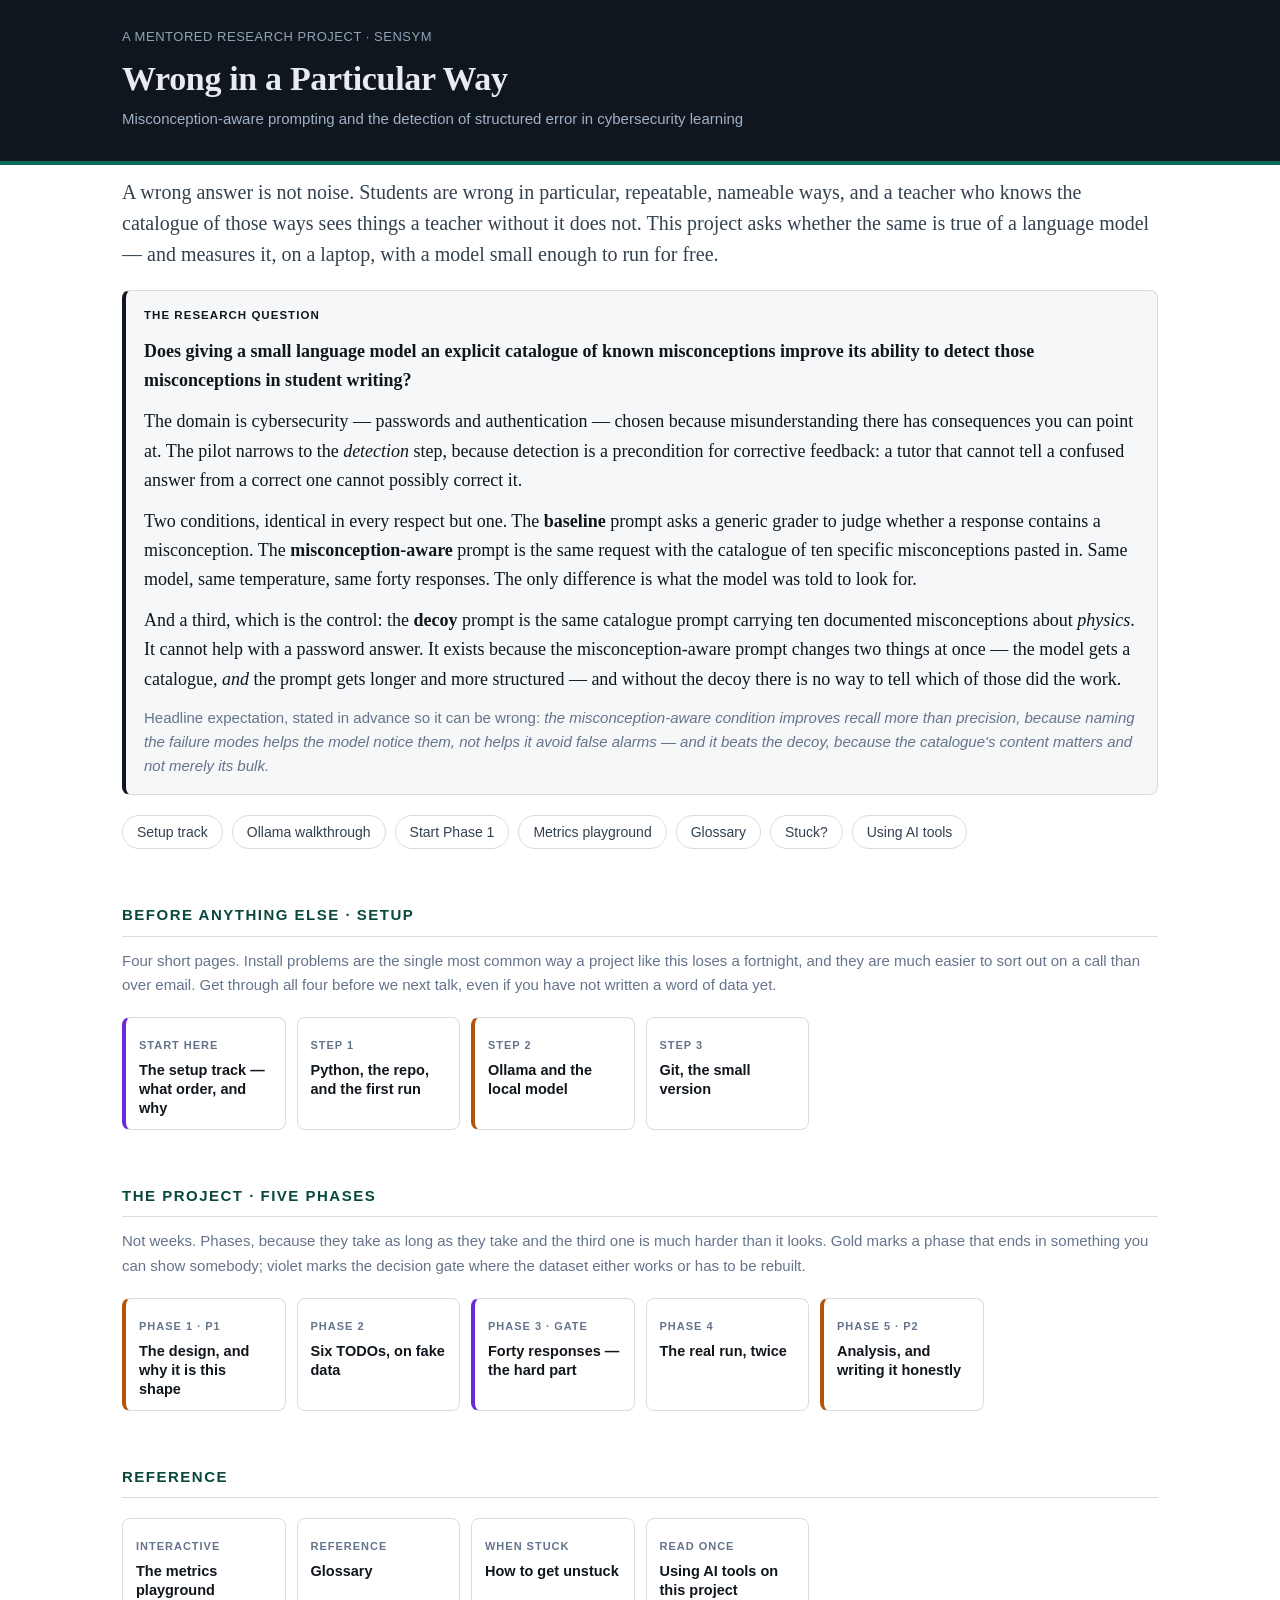
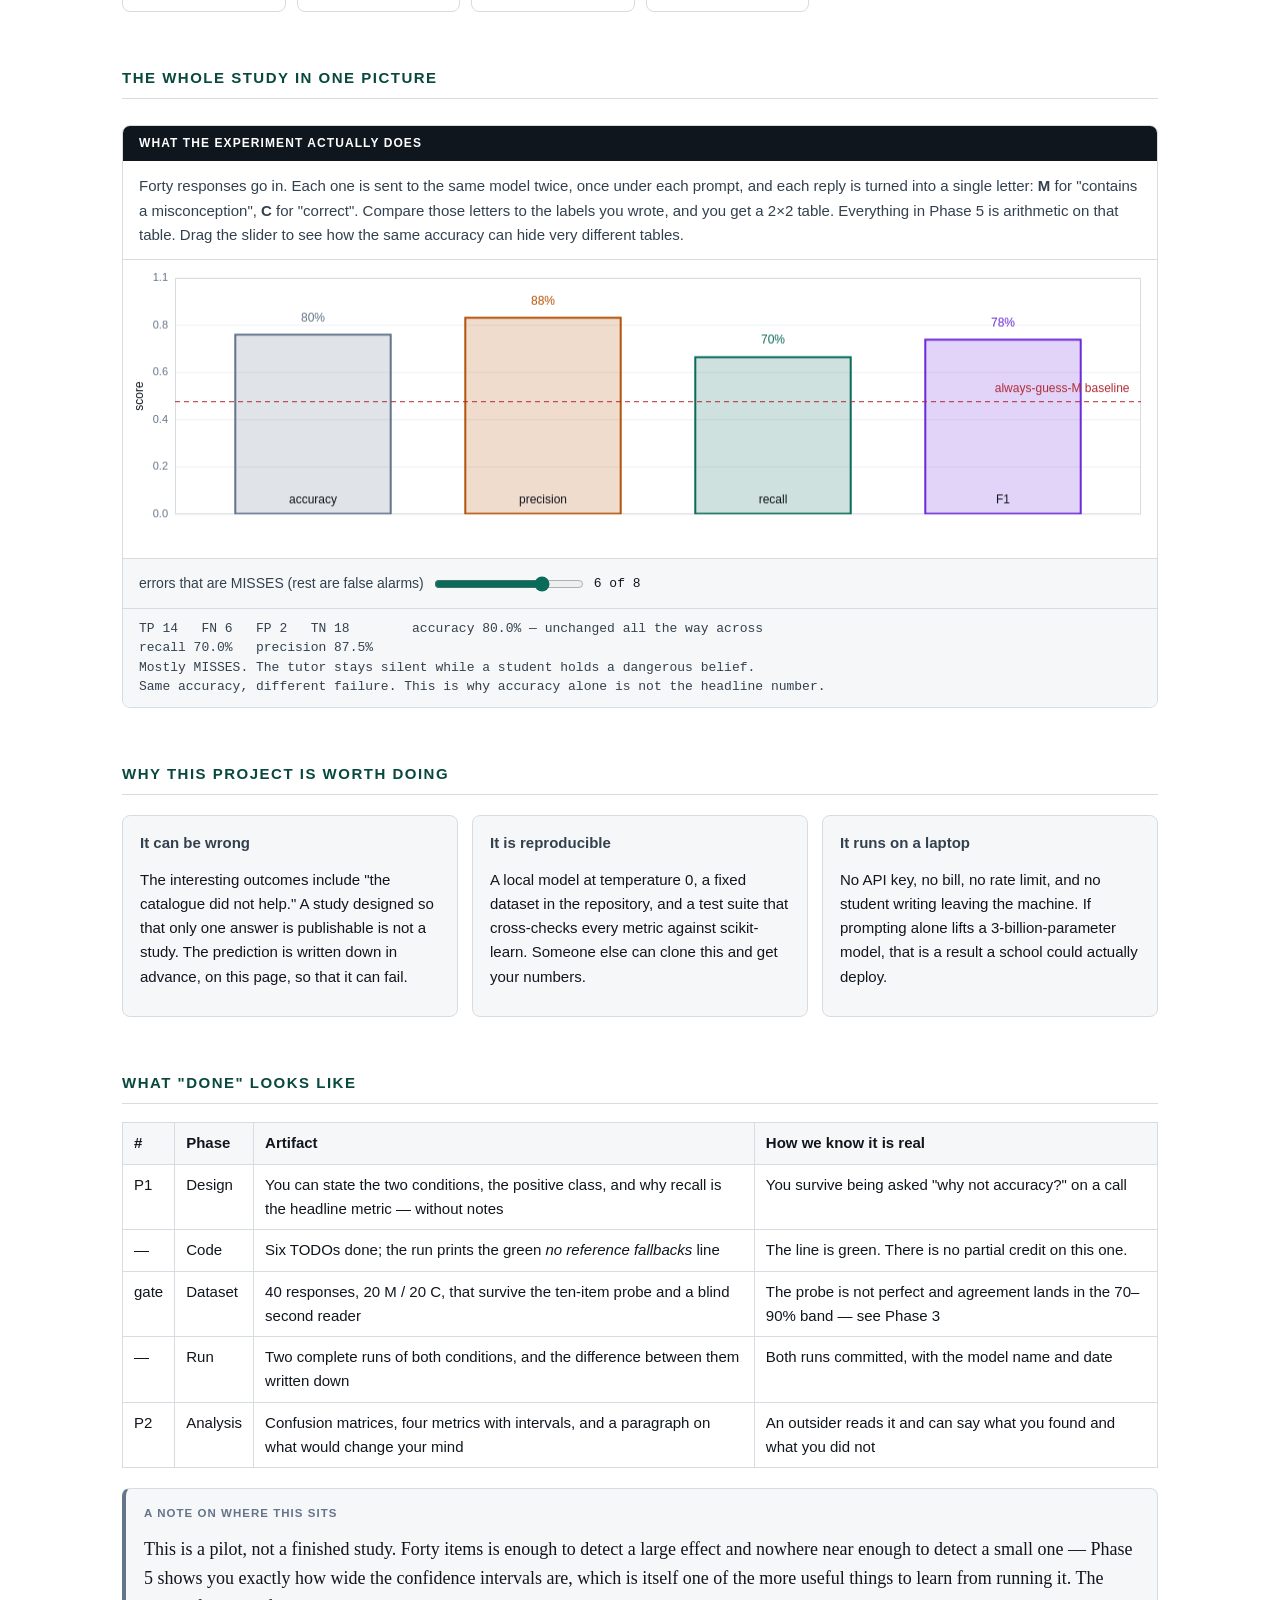
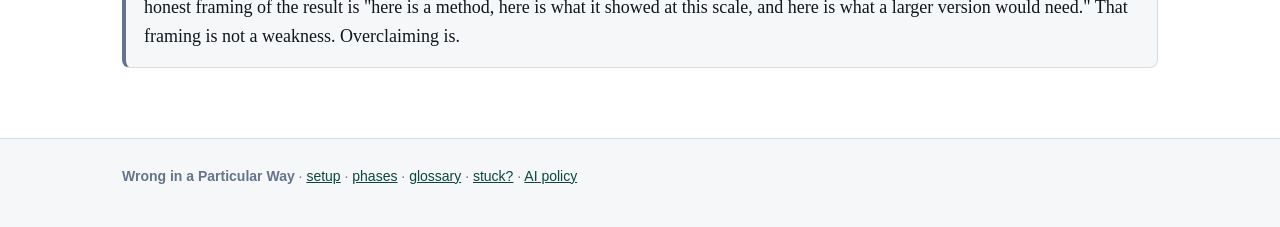
<file: docs/index.html>
<!DOCTYPE html>
<html lang="en">
<head>
<meta charset="utf-8">
<meta name="viewport" content="width=device-width, initial-scale=1">
<title>Wrong in a Particular Way</title>
<link rel="stylesheet" href="assets/vendor/katex/katex.min.css">
<link rel="stylesheet" href="assets/css/style.css">
<script src="assets/vendor/katex/katex.min.js"></script>
<script src="assets/vendor/katex/auto-render.min.js"></script>
<script src="assets/js/detect.js"></script>
</head>
<body>

<header class="site">
  <div class="wrap wide">
    <div class="crumbs">A mentored research project · SenSym</div>
    <h1 class="chapter-title">Wrong in a Particular Way</h1>
    <p class="chapter-sub">Misconception-aware prompting and the detection of structured error in cybersecurity learning</p>
  </div>
</header>

<main class="wrap wide">

<p class="lede">A wrong answer is not noise. Students are wrong in particular, repeatable,
nameable ways, and a teacher who knows the catalogue of those ways sees things a teacher
without it does not. This project asks whether the same is true of a language model — and
measures it, on a laptop, with a model small enough to run for free.</p>

<div class="box theorem">
  <span class="lbl">The research question</span>
  <p><strong>Does giving a small language model an explicit catalogue of known
  misconceptions improve its ability to detect those misconceptions in student writing?</strong></p>
  <p>The domain is cybersecurity — passwords and authentication — chosen because
  misunderstanding there has consequences you can point at. The pilot narrows to the
  <em>detection</em> step, because detection is a precondition for corrective feedback: a
  tutor that cannot tell a confused answer from a correct one cannot possibly correct it.</p>
  <p>Two conditions, identical in every respect but one. The <strong>baseline</strong> prompt
  asks a generic grader to judge whether a response contains a misconception. The
  <strong>misconception-aware</strong> prompt is the same request with the catalogue of ten
  specific misconceptions pasted in. Same model, same temperature, same forty responses. The
  only difference is what the model was told to look for.</p>
  <p>And a third, which is the control: the <strong>decoy</strong> prompt is the same
  catalogue prompt carrying ten documented misconceptions about <em>physics</em>. It cannot
  help with a password answer. It exists because the misconception-aware prompt changes two
  things at once — the model gets a catalogue, <em>and</em> the prompt gets longer and more
  structured — and without the decoy there is no way to tell which of those did the work.</p>
  <p class="muted">Headline expectation, stated in advance so it can be wrong:
  <em>the misconception-aware condition improves recall more than precision, because naming
  the failure modes helps the model notice them, not helps it avoid false alarms — and it
  beats the decoy, because the catalogue's content matters and not merely its bulk.</em></p>
</div>

<div class="toolbar-links">
  <a href="setup/index.html">Setup track</a>
  <a href="setup/ollama.html">Ollama walkthrough</a>
  <a href="phases/phase-1-design.html">Start Phase 1</a>
  <a href="extras/metrics.html">Metrics playground</a>
  <a href="extras/glossary.html">Glossary</a>
  <a href="extras/unstuck.html">Stuck?</a>
  <a href="extras/ai-policy.html">Using AI tools</a>
</div>

<h2>Before anything else · Setup</h2>

<p class="muted">Four short pages. Install problems are the single most common way a project
like this loses a fortnight, and they are much easier to sort out on a call than over email.
Get through all four before we next talk, even if you have not written a word of data yet.</p>

<div class="sem-grid">
  <a class="week-card gate" href="setup/index.html"><span class="wk">Start here</span><div class="tt">The setup track — what order, and why</div></a>
  <a class="week-card" href="setup/python.html"><span class="wk">Step 1</span><div class="tt">Python, the repo, and the first run</div></a>
  <a class="week-card milestone" href="setup/ollama.html"><span class="wk">Step 2</span><div class="tt">Ollama and the local model</div></a>
  <a class="week-card" href="setup/git.html"><span class="wk">Step 3</span><div class="tt">Git, the small version</div></a>
</div>

<h2>The project · Five phases</h2>

<p class="muted">Not weeks. Phases, because they take as long as they take and the third one
is much harder than it looks. Gold marks a phase that ends in something you can show
somebody; violet marks the decision gate where the dataset either works or has to be rebuilt.</p>

<div class="sem-grid">
  <a class="week-card milestone" href="phases/phase-1-design.html"><span class="wk">Phase 1 · P1</span><div class="tt">The design, and why it is this shape</div></a>
  <a class="week-card" href="phases/phase-2-code.html"><span class="wk">Phase 2</span><div class="tt">Six TODOs, on fake data</div></a>
  <a class="week-card gate" href="phases/phase-3-dataset.html"><span class="wk">Phase 3 · gate</span><div class="tt">Forty responses — the hard part</div></a>
  <a class="week-card" href="phases/phase-4-run.html"><span class="wk">Phase 4</span><div class="tt">The real run, twice</div></a>
  <a class="week-card milestone" href="phases/phase-5-analysis.html"><span class="wk">Phase 5 · P2</span><div class="tt">Analysis, and writing it honestly</div></a>
</div>

<h2>Reference</h2>

<div class="sem-grid">
  <a class="week-card" href="extras/metrics.html"><span class="wk">Interactive</span><div class="tt">The metrics playground</div></a>
  <a class="week-card" href="extras/glossary.html"><span class="wk">Reference</span><div class="tt">Glossary</div></a>
  <a class="week-card" href="extras/unstuck.html"><span class="wk">When stuck</span><div class="tt">How to get unstuck</div></a>
  <a class="week-card" href="extras/ai-policy.html"><span class="wk">Read once</span><div class="tt">Using AI tools on this project</div></a>
</div>

<h2>The whole study in one picture</h2>

<div class="lab">
  <div class="lab-title">What the experiment actually does</div>
  <p class="lab-desc">Forty responses go in. Each one is sent to the same model twice, once
  under each prompt, and each reply is turned into a single letter: <strong>M</strong> for
  "contains a misconception", <strong>C</strong> for "correct". Compare those letters to the
  labels you wrote, and you get a 2&times;2 table. Everything in Phase 5 is arithmetic on
  that table. Drag the slider to see how the same accuracy can hide very different tables.</p>
  <canvas id="hero" height="300"></canvas>
  <div class="controls" id="heroctl"></div>
  <div class="readout" id="heroout"></div>
</div>

<script>
G.lab(function () {
  /* One slider: how the model's errors are split between the two kinds.
     Accuracy is held fixed on purpose — that is the whole point of the picture. */
  var st = G.controls('heroctl', [
    { k: 'split', type: 'range', label: 'errors that are MISSES (rest are false alarms)',
      min: 0, max: 8, step: 1, value: 6, fmt: function (v) { return v + ' of 8'; } }
  ], draw);

  function draw() {
    var cv = G.canvas('hero'); if (!cv) return;
    var fn = Math.round(st.split), fp = 8 - fn;
    var tp = 20 - fn, tn = 20 - fp;
    var m = G.metrics({ tp: tp, fn: fn, fp: fp, tn: tn });

    var fr = G.frame(cv.ctx, cv.w, cv.h, {
      xmin: -0.6, xmax: 3.6, ymin: 0, ymax: 1.05,
      margin: { left: 52, bottom: 44, top: 18, right: 16 }
    });
    fr.axes({ ylabel: 'score', xticks: 0, yticks: 5,
              yfmt: function (v) { return v.toFixed(1); }, grid: true });

    var bars = [
      ['accuracy',  m.acc,  G.COL.muted],
      ['precision', m.prec, G.COL.amber],
      ['recall',    m.rec,  G.COL.accent],
      ['F1',        m.f1,   G.COL.violet]
    ];
    bars.forEach(function (b, i) {
      var w = 0.34;
      fr.rect(i - w, 0, i + w, b[1], { fill: b[2], alpha: 0.20, stroke: b[2], width: 2 });
      fr.text(i, b[1] + 0.045, G.pct(b[1], 0), { color: b[2], align: 'center' });
      fr.text(i, 0.035, b[0], { color: G.COL.ink, align: 'center' });
    });
    fr.hline(m.majority, { color: G.COL.rose, dash: [5, 4] });
    fr.text(3.55, m.majority + 0.03, 'always-guess-M baseline',
            { color: G.COL.rose, align: 'right' });

    G.say('heroout',
      'TP ' + tp + '   FN ' + fn + '   FP ' + fp + '   TN ' + tn +
      '        accuracy ' + G.pct(m.acc) + ' — unchanged all the way across\n' +
      'recall ' + G.pct(m.rec) + '   precision ' + G.pct(m.prec) + '\n' +
      (fn > fp
        ? 'Mostly MISSES. The tutor stays silent while a student holds a dangerous belief.'
        : fn < fp
          ? 'Mostly FALSE ALARMS. The tutor corrects students who were already right.'
          : 'Errors evenly split.') +
      '\nSame accuracy, different failure. This is why accuracy alone is not the headline number.');
  }
  draw();
});
</script>

<h2>Why this project is worth doing</h2>

<div class="tiles">
  <div class="tile">
    <h4>It can be wrong</h4>
    <p>The interesting outcomes include "the catalogue did not help." A study designed so
    that only one answer is publishable is not a study. The prediction is written down in
    advance, on this page, so that it can fail.</p>
  </div>
  <div class="tile">
    <h4>It is reproducible</h4>
    <p>A local model at temperature 0, a fixed dataset in the repository, and a test suite
    that cross-checks every metric against scikit-learn. Someone else can clone this and get
    your numbers.</p>
  </div>
  <div class="tile">
    <h4>It runs on a laptop</h4>
    <p>No API key, no bill, no rate limit, and no student writing leaving the machine. If
    prompting alone lifts a 3-billion-parameter model, that is a result a school could
    actually deploy.</p>
  </div>
</div>

<h2>What "done" looks like</h2>

<table>
  <thead><tr><th>#</th><th>Phase</th><th>Artifact</th><th>How we know it is real</th></tr></thead>
  <tbody>
  <tr><td>P1</td><td>Design</td><td>You can state the two conditions, the positive class, and why recall is the headline metric — without notes</td><td>You survive being asked "why not accuracy?" on a call</td></tr>
  <tr><td>—</td><td>Code</td><td>Six TODOs done; the run prints the green <em>no reference fallbacks</em> line</td><td>The line is green. There is no partial credit on this one.</td></tr>
  <tr><td>gate</td><td>Dataset</td><td>40 responses, 20 M / 20 C, that survive the ten-item probe and a blind second reader</td><td>The probe is not perfect and agreement lands in the 70–90% band — see Phase 3</td></tr>
  <tr><td>—</td><td>Run</td><td>Two complete runs of both conditions, and the difference between them written down</td><td>Both runs committed, with the model name and date</td></tr>
  <tr><td>P2</td><td>Analysis</td><td>Confusion matrices, four metrics with intervals, and a paragraph on what would change your mind</td><td>An outsider reads it and can say what you found and what you did not</td></tr>
  </tbody>
</table>

<div class="box aside">
  <span class="lbl">A note on where this sits</span>
  <p>This is a pilot, not a finished study. Forty items is enough to detect a large effect
  and nowhere near enough to detect a small one — Phase 5 shows you exactly how wide the
  confidence intervals are, which is itself one of the more useful things to learn from
  running it. The honest framing of the result is "here is a method, here is what it showed
  at this scale, and here is what a larger version would need." That framing is not a
  weakness. Overclaiming is.</p>
</div>

</main>

<footer class="site">
  <div class="wrap wide">
    <strong>Wrong in a Particular Way</strong> ·
    <a href="setup/index.html">setup</a> ·
    <a href="phases/phase-1-design.html">phases</a> ·
    <a href="extras/glossary.html">glossary</a> ·
    <a href="extras/unstuck.html">stuck?</a> ·
    <a href="extras/ai-policy.html">AI policy</a>
  </div>
</footer>

</body>
</html>
</file>
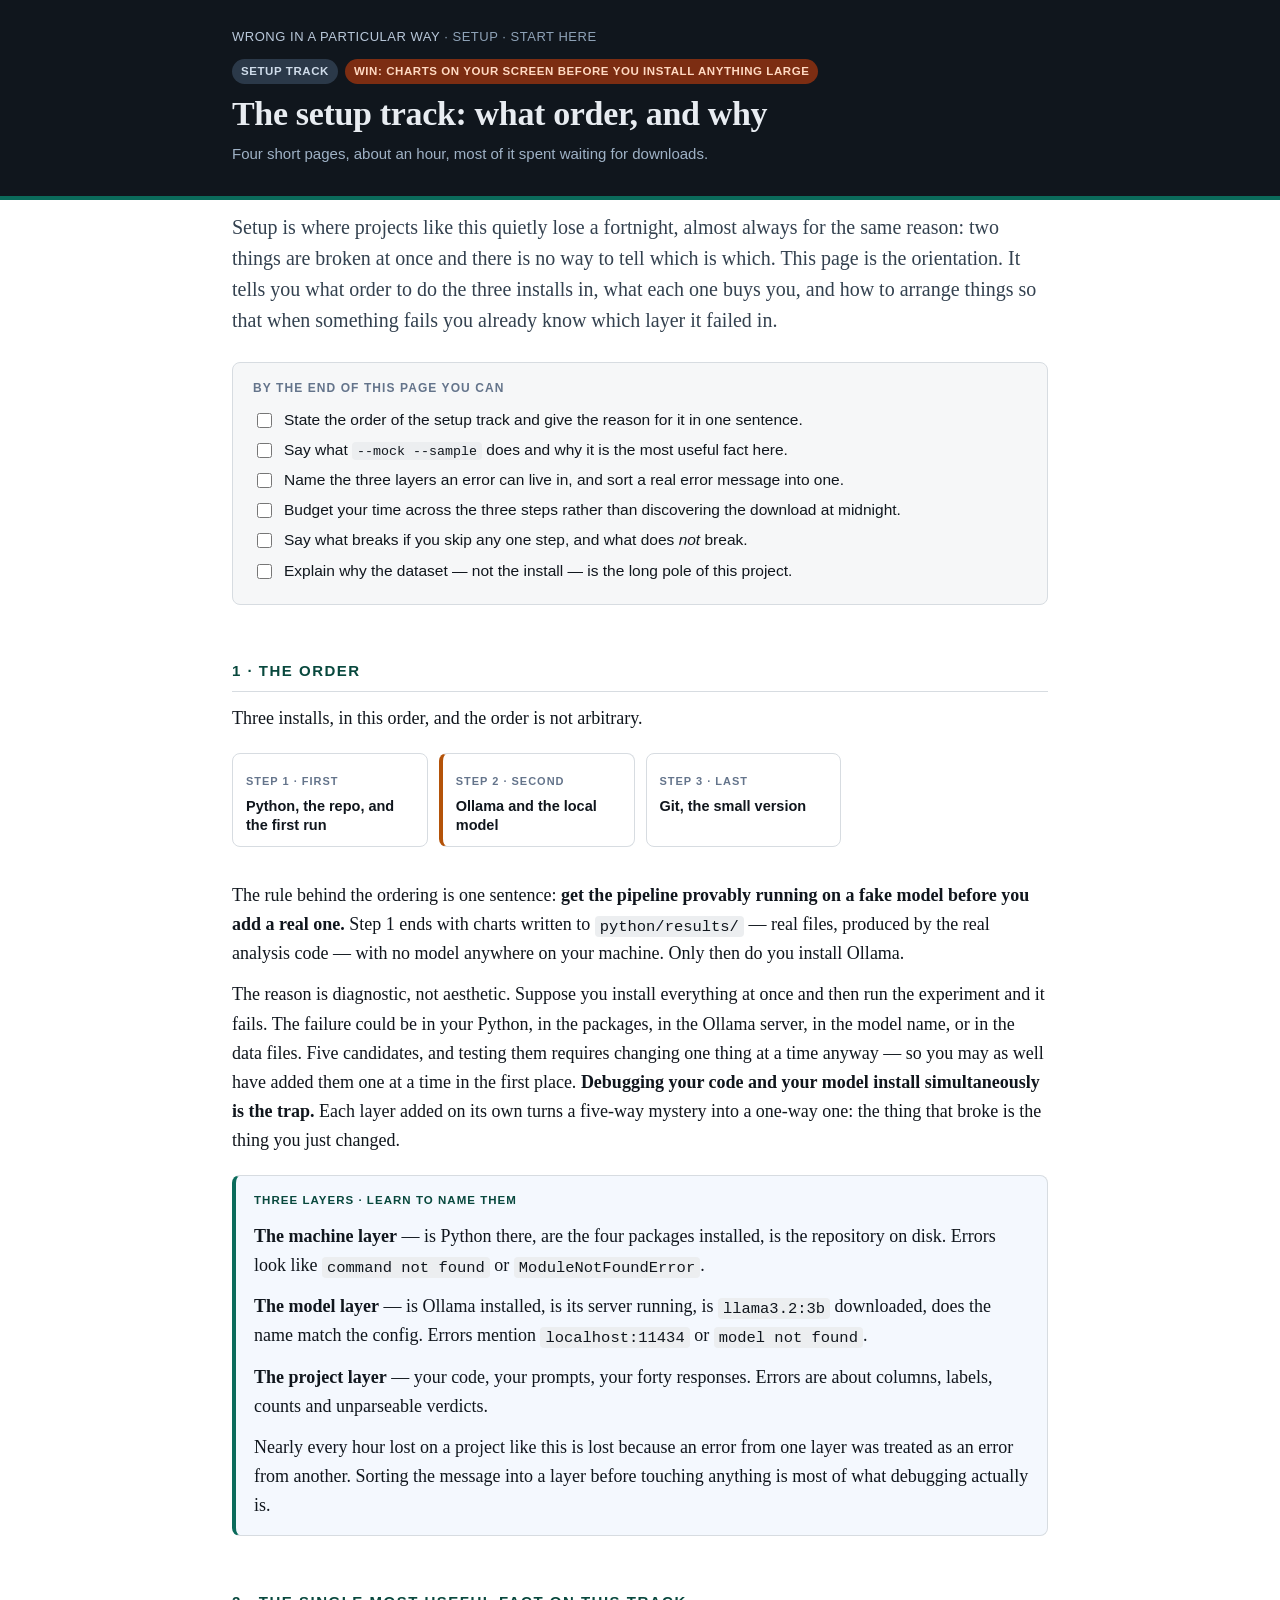
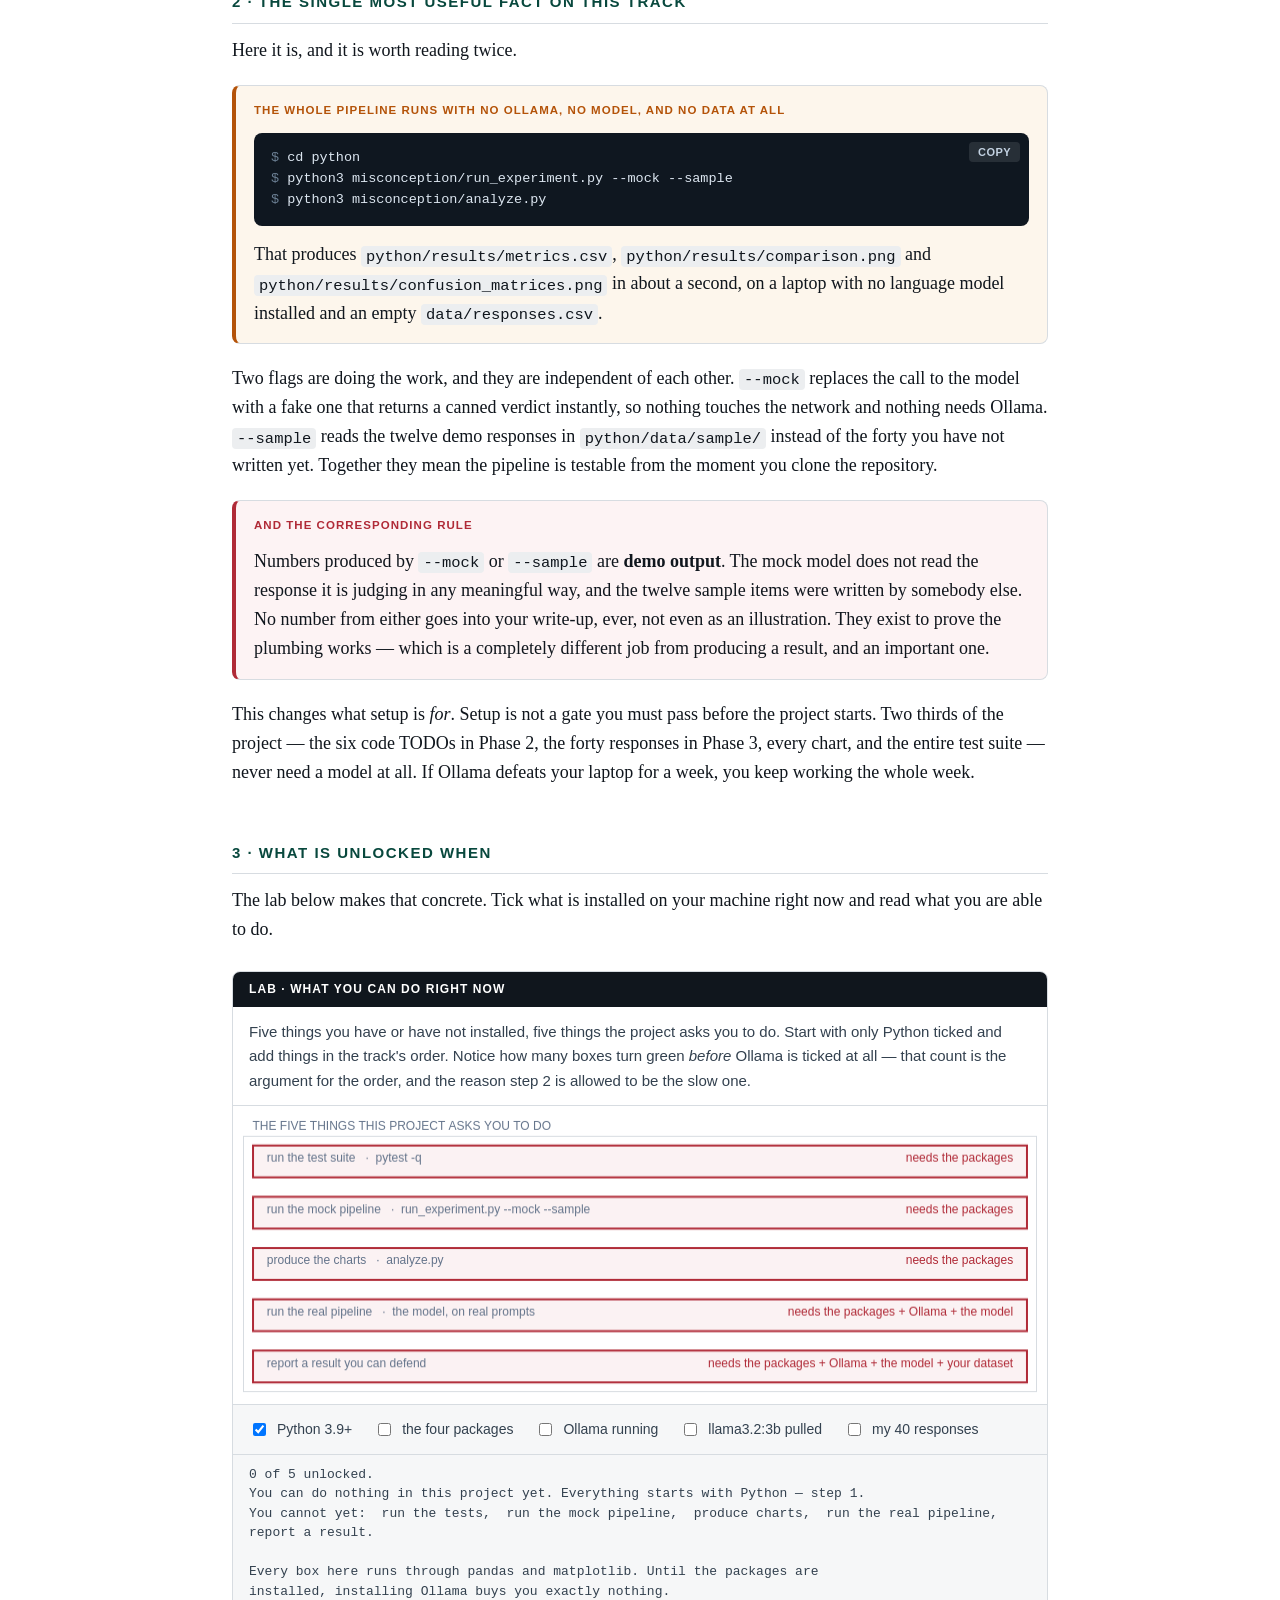
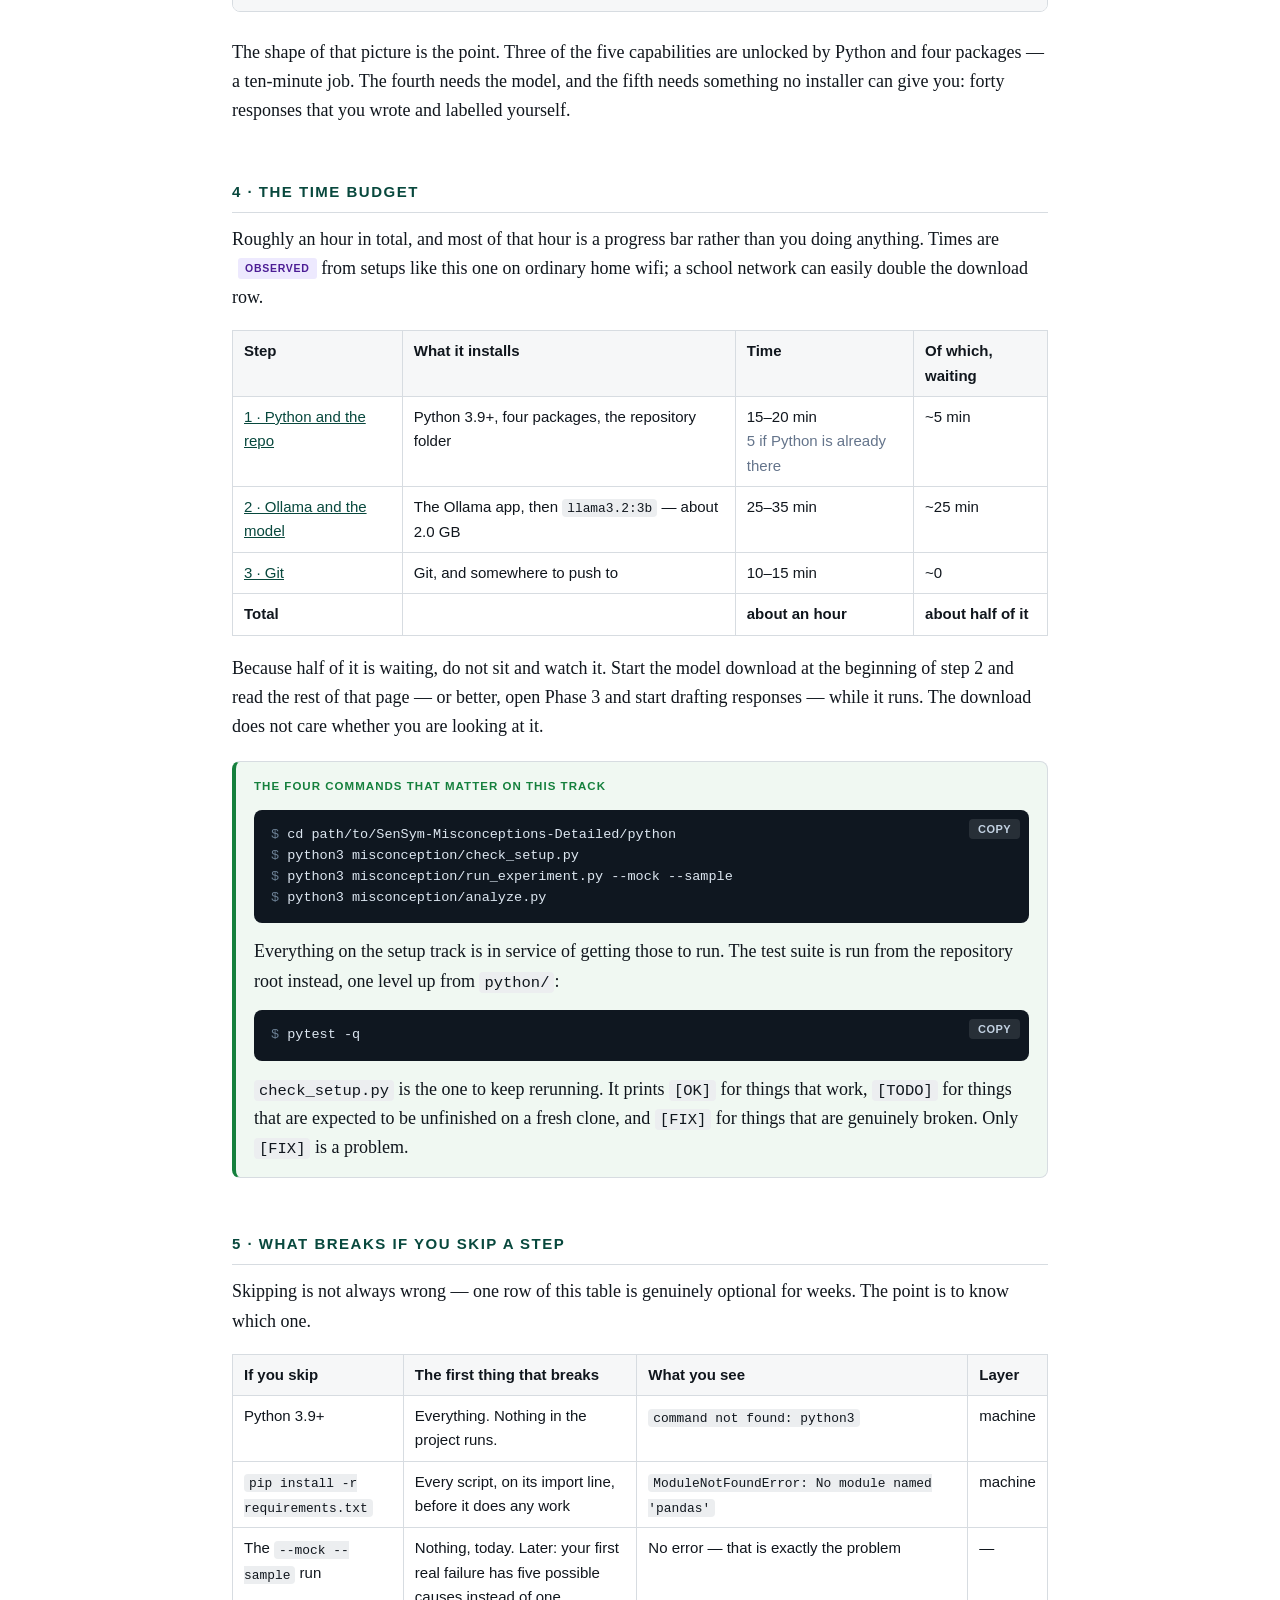
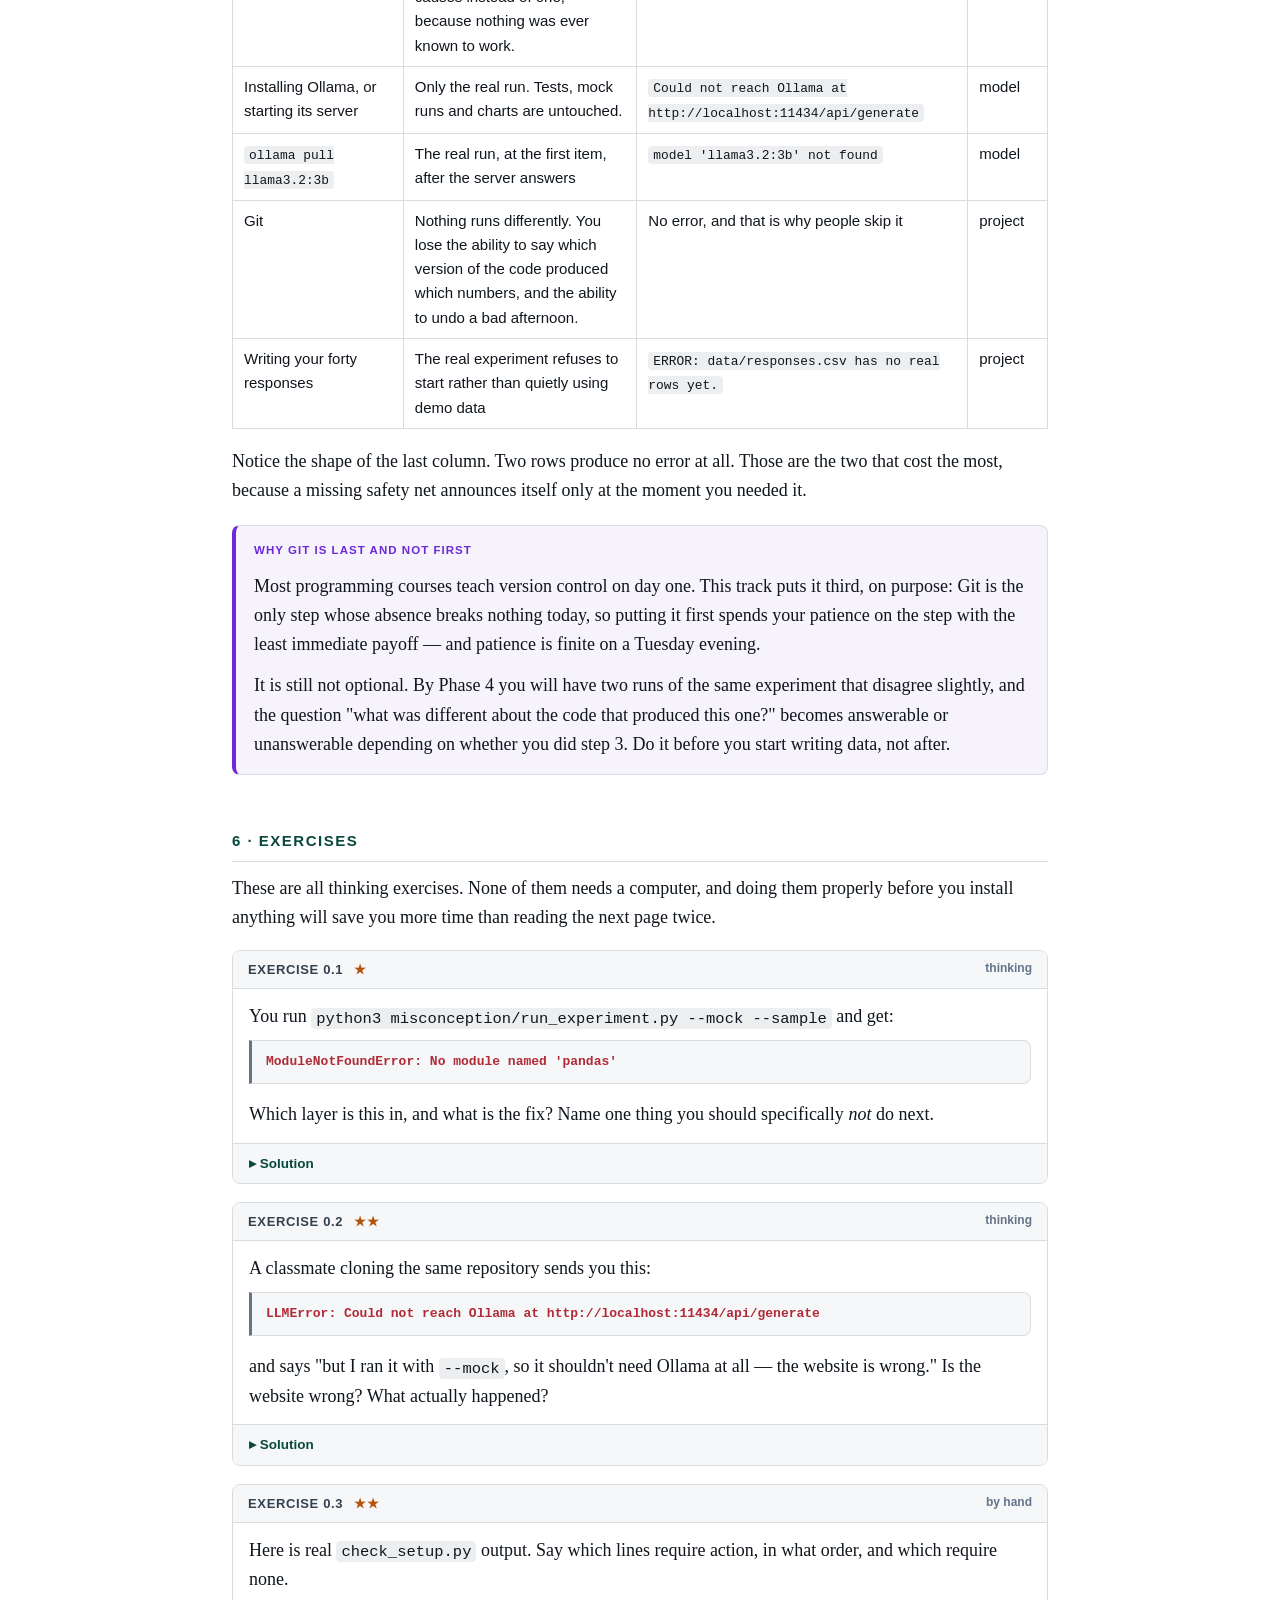
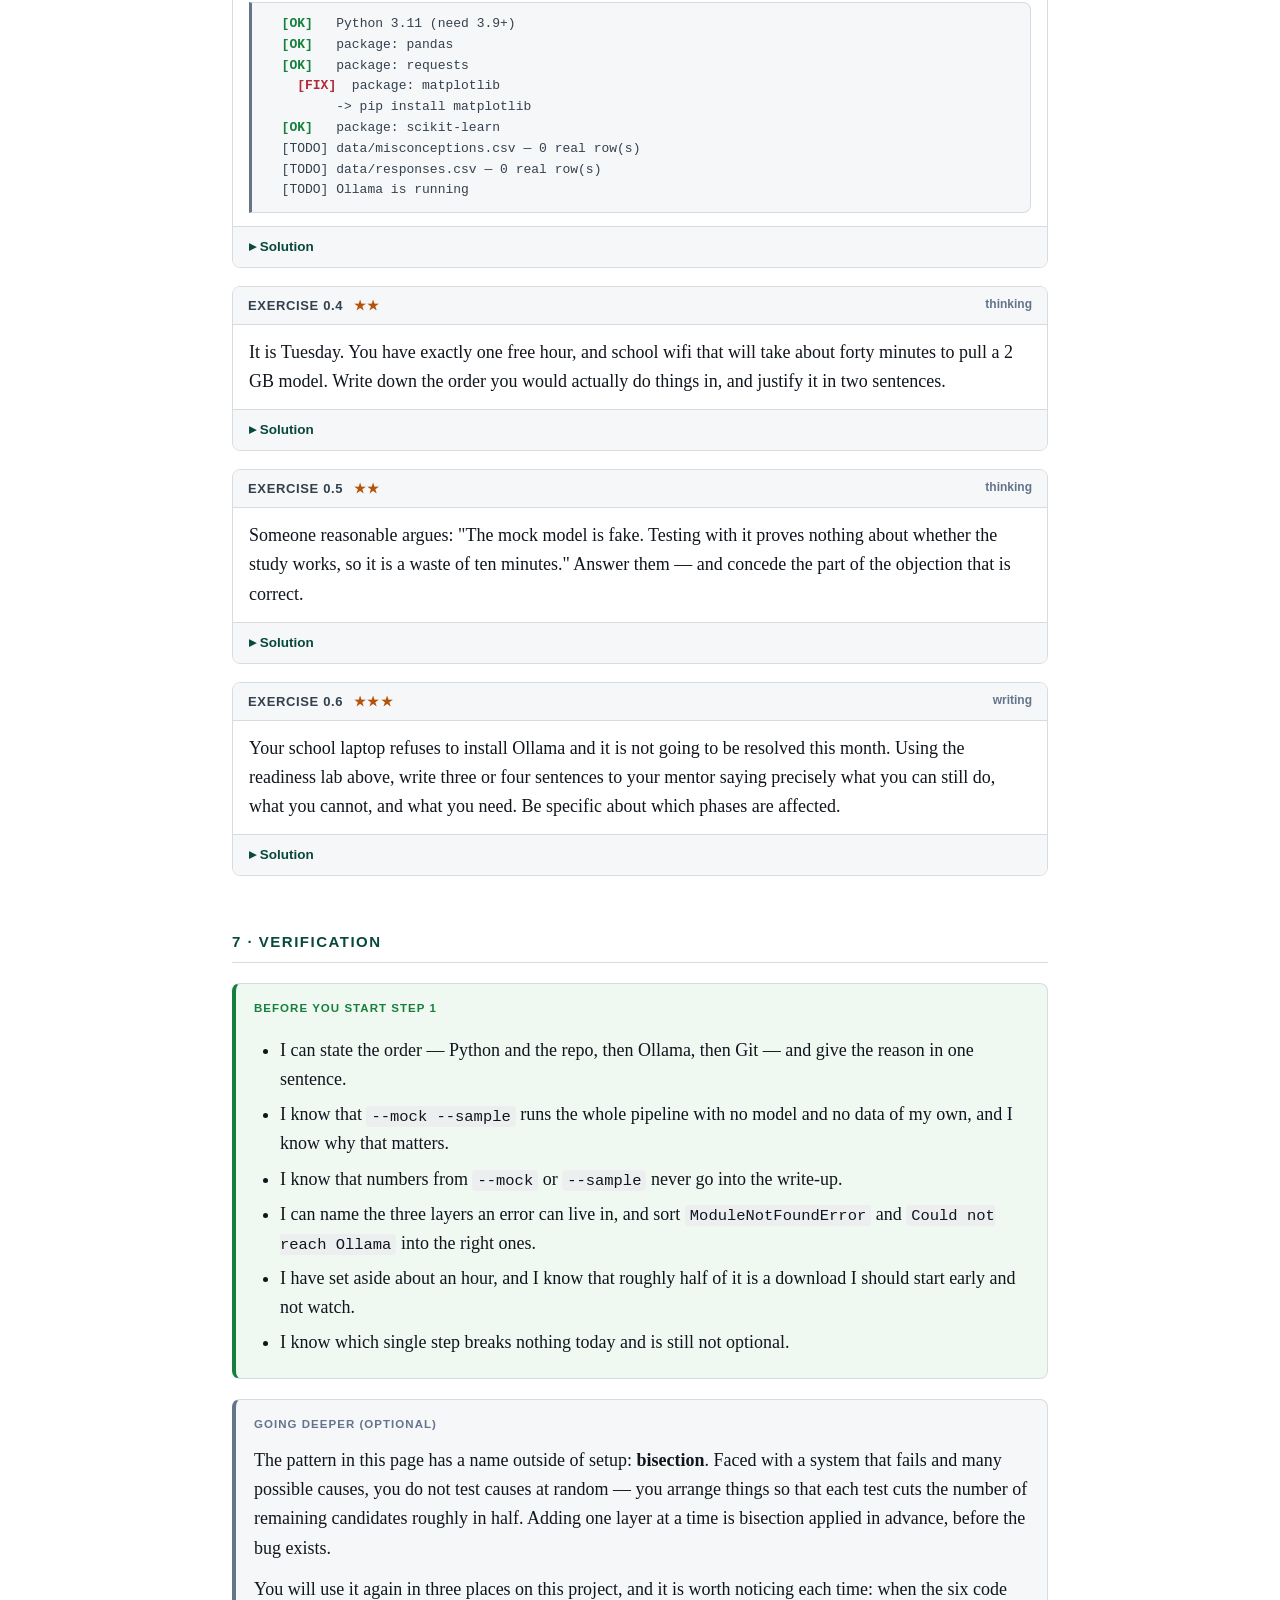
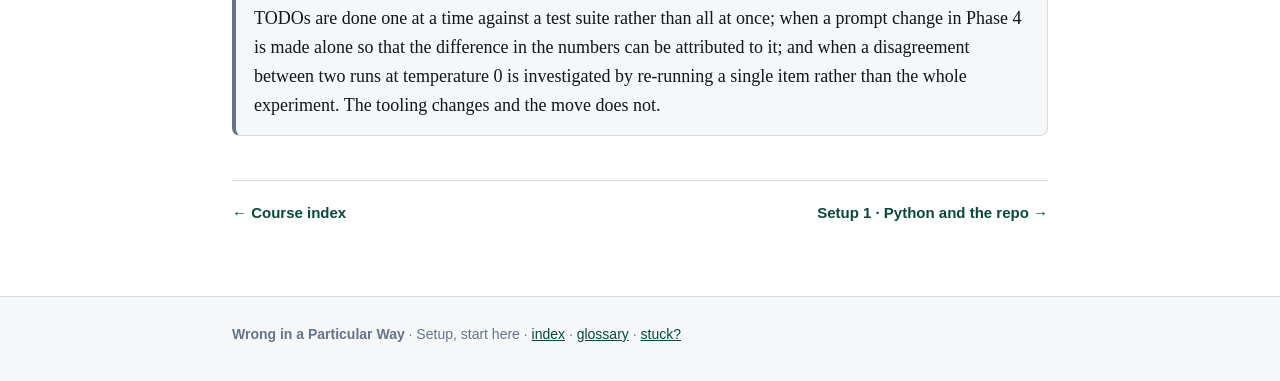
<file: docs/setup/index.html>
<!DOCTYPE html>
<html lang="en">
<head>
<meta charset="utf-8">
<meta name="viewport" content="width=device-width, initial-scale=1">
<title>Setup · The setup track — Wrong in a Particular Way</title>
<link rel="stylesheet" href="../assets/vendor/katex/katex.min.css">
<link rel="stylesheet" href="../assets/css/style.css">
<script src="../assets/vendor/katex/katex.min.js"></script>
<script src="../assets/vendor/katex/auto-render.min.js"></script>
<script src="../assets/js/detect.js"></script>
</head>
<body>

<header class="site">
  <div class="wrap">
    <div class="crumbs"><a href="../index.html">Wrong in a Particular Way</a> · Setup · Start here</div>
    <div class="badges"><span class="badge">Setup track</span><span class="badge win">Win: charts on your screen before you install anything large</span></div>
    <h1 class="chapter-title">The setup track: what order, and why</h1>
    <p class="chapter-sub">Four short pages, about an hour, most of it spent waiting for downloads.</p>
  </div>
</header>

<main class="wrap">

<p class="lede">Setup is where projects like this quietly lose a fortnight, almost always for the
same reason: two things are broken at once and there is no way to tell which is which. This
page is the orientation. It tells you what order to do the three installs in, what each one
buys you, and how to arrange things so that when something fails you already know which layer
it failed in.</p>

<div class="objectives">
  <h3>By the end of this page you can</h3>
  <ul>
    <li>State the order of the setup track and give the reason for it in one sentence.</li>
    <li>Say what <code>--mock --sample</code> does and why it is the most useful fact here.</li>
    <li>Name the three layers an error can live in, and sort a real error message into one.</li>
    <li>Budget your time across the three steps rather than discovering the download at midnight.</li>
    <li>Say what breaks if you skip any one step, and what does <em>not</em> break.</li>
    <li>Explain why the dataset — not the install — is the long pole of this project.</li>
  </ul>
</div>

<h2>1 · The order</h2>

<p>Three installs, in this order, and the order is not arbitrary.</p>

<div class="sem-grid">
  <a class="week-card" href="python.html"><span class="wk">Step 1 · first</span><div class="tt">Python, the repo, and the first run</div></a>
  <a class="week-card milestone" href="ollama.html"><span class="wk">Step 2 · second</span><div class="tt">Ollama and the local model</div></a>
  <a class="week-card" href="git.html"><span class="wk">Step 3 · last</span><div class="tt">Git, the small version</div></a>
</div>

<p>The rule behind the ordering is one sentence: <strong>get the pipeline provably running on a
fake model before you add a real one.</strong> Step 1 ends with charts written to
<code>python/results/</code> — real files, produced by the real analysis code — with no model
anywhere on your machine. Only then do you install Ollama.</p>

<p>The reason is diagnostic, not aesthetic. Suppose you install everything at once and then run
the experiment and it fails. The failure could be in your Python, in the packages, in the
Ollama server, in the model name, or in the data files. Five candidates, and testing them
requires changing one thing at a time anyway — so you may as well have added them one at a
time in the first place. <strong>Debugging your code and your model install simultaneously is
the trap.</strong> Each layer added on its own turns a five-way mystery into a one-way one: the
thing that broke is the thing you just changed.</p>

<div class="box definition">
  <span class="lbl">Three layers · learn to name them</span>
  <p><strong>The machine layer</strong> — is Python there, are the four packages installed, is
  the repository on disk. Errors look like <code>command not found</code> or
  <code>ModuleNotFoundError</code>.</p>
  <p><strong>The model layer</strong> — is Ollama installed, is its server running, is
  <code>llama3.2:3b</code> downloaded, does the name match the config. Errors mention
  <code>localhost:11434</code> or <code>model not found</code>.</p>
  <p><strong>The project layer</strong> — your code, your prompts, your forty responses. Errors
  are about columns, labels, counts and unparseable verdicts.</p>
  <p>Nearly every hour lost on a project like this is lost because an error from one layer was
  treated as an error from another. Sorting the message into a layer before touching anything is
  most of what debugging actually is.</p>
</div>

<h2>2 · The single most useful fact on this track</h2>

<p>Here it is, and it is worth reading twice.</p>

<div class="box win">
  <span class="lbl">The whole pipeline runs with no Ollama, no model, and no data at all</span>
  <div class="cmd"><pre><span class="p">$ </span>cd python
<span class="p">$ </span>python3 misconception/run_experiment.py --mock --sample
<span class="p">$ </span>python3 misconception/analyze.py</pre></div>
  <p>That produces <code>python/results/metrics.csv</code>,
  <code>python/results/comparison.png</code> and
  <code>python/results/confusion_matrices.png</code> in about a second, on a laptop with no
  language model installed and an empty <code>data/responses.csv</code>.</p>
</div>

<p>Two flags are doing the work, and they are independent of each other. <code>--mock</code>
replaces the call to the model with a fake one that returns a canned verdict instantly, so
nothing touches the network and nothing needs Ollama. <code>--sample</code> reads the twelve
demo responses in <code>python/data/sample/</code> instead of the forty you have not written
yet. Together they mean the pipeline is testable from the moment you clone the repository.</p>

<div class="box warning">
  <span class="lbl">And the corresponding rule</span>
  <p>Numbers produced by <code>--mock</code> or <code>--sample</code> are <strong>demo
  output</strong>. The mock model does not read the response it is judging in any meaningful
  way, and the twelve sample items were written by somebody else. No number from either goes
  into your write-up, ever, not even as an illustration. They exist to prove the plumbing
  works — which is a completely different job from producing a result, and an important one.</p>
</div>

<p>This changes what setup is <em>for</em>. Setup is not a gate you must pass before the project
starts. Two thirds of the project — the six code TODOs in Phase 2, the forty responses in
Phase 3, every chart, and the entire test suite — never need a model at all. If Ollama defeats
your laptop for a week, you keep working the whole week.</p>

<h2>3 · What is unlocked when</h2>

<p>The lab below makes that concrete. Tick what is installed on your machine right now and read
what you are able to do.</p>

<div class="lab">
  <div class="lab-title">Lab · what you can do right now</div>
  <p class="lab-desc">Five things you have or have not installed, five things the project asks
  you to do. Start with only Python ticked and add things in the track's order. Notice how many
  boxes turn green <em>before</em> Ollama is ticked at all — that count is the argument for the
  order, and the reason step 2 is allowed to be the slow one.</p>
  <canvas id="ready" height="300"></canvas>
  <div class="controls" id="readyctl"></div>
  <div class="readout" id="readyout"></div>
</div>

<script>
G.lab(function () {
  var st = G.controls('readyctl', [
    { k: 'py',   type: 'check', label: 'Python 3.9+',            value: true  },
    { k: 'pkg',  type: 'check', label: 'the four packages',      value: false },
    { k: 'oll',  type: 'check', label: 'Ollama running',         value: false },
    { k: 'mod',  type: 'check', label: 'llama3.2:3b pulled',     value: false },
    { k: 'data', type: 'check', label: 'my 40 responses',        value: false }
  ], draw);

  /* Each capability lists exactly what it depends on. These are read off the
     code, not invented: analyze.py imports pandas and matplotlib and nothing
     else external; run_experiment.py --mock never constructs an HTTP request. */
  var CAPS = [
    { t: 'run the test suite   ·  pytest -q',
      s: 'run the tests',           need: ['py', 'pkg'] },
    { t: 'run the mock pipeline   ·  run_experiment.py --mock --sample',
      s: 'run the mock pipeline',   need: ['py', 'pkg'] },
    { t: 'produce the charts   ·  analyze.py',
      s: 'produce charts',          need: ['py', 'pkg'] },
    { t: 'run the real pipeline   ·  the model, on real prompts',
      s: 'run the real pipeline',   need: ['py', 'pkg', 'oll', 'mod'] },
    { t: 'report a result you can defend',
      s: 'report a result',         need: ['py', 'pkg', 'oll', 'mod', 'data'] }
  ];
  var NAME = { py: 'Python', pkg: 'the packages', oll: 'Ollama',
               mod: 'the model', data: 'your dataset' };

  function draw() {
    var cv = G.canvas('ready'); if (!cv) return;
    var fr = G.frame(cv.ctx, cv.w, cv.h, {
      xmin: 0, xmax: 1, ymin: 0, ymax: 5,
      margin: { left: 10, right: 10, top: 30, bottom: 12 }
    });
    fr.axes({ xticks: 0, yticks: 0, grid: false });
    fr.text(0.012, 5.07, 'THE FIVE THINGS THIS PROJECT ASKS YOU TO DO',
            { color: G.COL.muted });

    var can = [], cannot = [];
    CAPS.forEach(function (c, i) {
      var missing = c.need.filter(function (k) { return !st[k]; });
      var ok = missing.length === 0;
      (ok ? can : cannot).push(c.s);
      var col = ok ? G.COL.green : G.COL.rose;
      var top = 5 - i;
      fr.rect(0.012, top - 0.82, 0.988, top - 0.18,
              { fill: col, alpha: ok ? 0.14 : 0.06, stroke: col, width: 2 });
      fr.text(0.03, top - 0.56, c.t, { color: ok ? G.COL.ink : G.COL.muted });
      fr.text(0.97, top - 0.56,
              ok ? 'UNLOCKED' : 'needs ' + missing.map(function (k) { return NAME[k]; }).join(' + '),
              { color: col, align: 'right' });
    });

    var lines = [];
    lines.push(can.length + ' of 5 unlocked.');
    lines.push(can.length
      ? 'You can right now:  ' + can.join(',  ') + '.'
      : 'You can do nothing in this project yet. Everything starts with Python — step 1.');
    lines.push(cannot.length
      ? 'You cannot yet:  ' + cannot.join(',  ') + '.'
      : 'Nothing is blocked. Setup is finished and the rest is research.');

    if (!st.py) {
      lines.push('\nPython is the floor. No box on this list turns green without it, which is\nwhy it is step 1 and why step 1 has no alternatives.');
    } else if (!st.pkg) {
      lines.push('\nEvery box here runs through pandas and matplotlib. Until the packages are\ninstalled, installing Ollama buys you exactly nothing.');
    } else if (!(st.oll && st.mod)) {
      lines.push('\nLook at what just happened: three of the five are green and there is no\nlanguage model on this machine. That is the entire argument for the order —\nthe pipeline is proven before the slow, breakable install is attempted.');
    } else if (!st.data) {
      lines.push('\nThe install is finished and the pipeline is proven. The only thing between\nyou and a reportable result is the forty responses — Phase 3, the long pole\nof this project, and the part no download can do for you.');
    }
    G.say('readyout', lines.join('\n'));
  }
  draw();
});
</script>

<p>The shape of that picture is the point. Three of the five capabilities are unlocked by
Python and four packages — a ten-minute job. The fourth needs the model, and the fifth needs
something no installer can give you: forty responses that you wrote and labelled yourself.</p>

<h2>4 · The time budget</h2>

<p>Roughly an hour in total, and most of that hour is a progress bar rather than you doing
anything. Times are <span class="status observed">observed</span> from setups like this one on
ordinary home wifi; a school network can easily double the download row.</p>

<table>
  <thead><tr><th>Step</th><th>What it installs</th><th>Time</th><th>Of which, waiting</th></tr></thead>
  <tbody>
  <tr><td><a href="python.html">1 · Python and the repo</a></td><td>Python 3.9+, four packages, the repository folder</td><td>15–20 min<br><span class="muted">5 if Python is already there</span></td><td>~5 min</td></tr>
  <tr><td><a href="ollama.html">2 · Ollama and the model</a></td><td>The Ollama app, then <code>llama3.2:3b</code> — about 2.0 GB</td><td>25–35 min</td><td>~25 min</td></tr>
  <tr><td><a href="git.html">3 · Git</a></td><td>Git, and somewhere to push to</td><td>10–15 min</td><td>~0</td></tr>
  <tr><td><strong>Total</strong></td><td></td><td><strong>about an hour</strong></td><td><strong>about half of it</strong></td></tr>
  </tbody>
</table>

<p>Because half of it is waiting, do not sit and watch it. Start the model download at the
beginning of step 2 and read the rest of that page — or better, open Phase 3 and start drafting
responses — while it runs. The download does not care whether you are looking at it.</p>

<div class="box python">
  <span class="lbl">The four commands that matter on this track</span>
  <div class="cmd"><pre><span class="p">$ </span>cd path/to/SenSym-Misconceptions-Detailed/python
<span class="p">$ </span>python3 misconception/check_setup.py
<span class="p">$ </span>python3 misconception/run_experiment.py --mock --sample
<span class="p">$ </span>python3 misconception/analyze.py</pre></div>
  <p>Everything on the setup track is in service of getting those to run. The test suite is run
  from the repository root instead, one level up from <code>python/</code>:</p>
  <div class="cmd"><pre><span class="p">$ </span>pytest -q</pre></div>
  <p style="margin-bottom:0"><code>check_setup.py</code> is the one to keep rerunning. It prints
  <code>[OK]</code> for things that work, <code>[TODO]</code> for things that are expected to be
  unfinished on a fresh clone, and <code>[FIX]</code> for things that are genuinely broken. Only
  <code>[FIX]</code> is a problem.</p>
</div>

<h2>5 · What breaks if you skip a step</h2>

<p>Skipping is not always wrong — one row of this table is genuinely optional for weeks. The
point is to know which one.</p>

<table>
  <thead><tr><th>If you skip</th><th>The first thing that breaks</th><th>What you see</th><th>Layer</th></tr></thead>
  <tbody>
  <tr>
    <td>Python 3.9+</td>
    <td>Everything. Nothing in the project runs.</td>
    <td><code>command not found: python3</code></td>
    <td>machine</td>
  </tr>
  <tr>
    <td><code>pip install -r requirements.txt</code></td>
    <td>Every script, on its import line, before it does any work</td>
    <td><code>ModuleNotFoundError: No module named 'pandas'</code></td>
    <td>machine</td>
  </tr>
  <tr>
    <td>The <code>--mock --sample</code> run</td>
    <td>Nothing, today. Later: your first real failure has five possible causes instead of one, because nothing was ever known to work.</td>
    <td>No error — that is exactly the problem</td>
    <td>—</td>
  </tr>
  <tr>
    <td>Installing Ollama, or starting its server</td>
    <td>Only the real run. Tests, mock runs and charts are untouched.</td>
    <td><code>Could not reach Ollama at http://localhost:11434/api/generate</code></td>
    <td>model</td>
  </tr>
  <tr>
    <td><code>ollama pull llama3.2:3b</code></td>
    <td>The real run, at the first item, after the server answers</td>
    <td><code>model 'llama3.2:3b' not found</code></td>
    <td>model</td>
  </tr>
  <tr>
    <td>Git</td>
    <td>Nothing runs differently. You lose the ability to say which version of the code produced which numbers, and the ability to undo a bad afternoon.</td>
    <td>No error, and that is why people skip it</td>
    <td>project</td>
  </tr>
  <tr>
    <td>Writing your forty responses</td>
    <td>The real experiment refuses to start rather than quietly using demo data</td>
    <td><code>ERROR: data/responses.csv has no real rows yet.</code></td>
    <td>project</td>
  </tr>
  </tbody>
</table>

<p>Notice the shape of the last column. Two rows produce no error at all. Those are the two that
cost the most, because a missing safety net announces itself only at the moment you needed
it.</p>

<div class="box example">
  <span class="lbl">Why Git is last and not first</span>
  <p>Most programming courses teach version control on day one. This track puts it third, on
  purpose: Git is the only step whose absence breaks nothing today, so putting it first spends
  your patience on the step with the least immediate payoff — and patience is finite on a
  Tuesday evening.</p>
  <p>It is still not optional. By Phase 4 you will have two runs of the same experiment that
  disagree slightly, and the question "what was different about the code that produced this
  one?" becomes answerable or unanswerable depending on whether you did step 3. Do it before
  you start writing data, not after.</p>
</div>

<h2>6 · Exercises</h2>

<p>These are all thinking exercises. None of them needs a computer, and doing them properly
before you install anything will save you more time than reading the next page twice.</p>

<div class="exercise">
  <div class="ex-head">Exercise 0.1 <span class="stars">★</span><span class="tag">thinking</span></div>
  <div class="ex-body">
    <p>You run <code>python3 misconception/run_experiment.py --mock --sample</code> and get:</p>
    <div class="out"><i>ModuleNotFoundError: No module named 'pandas'</i></div>
    <p>Which layer is this in, and what is the fix? Name one thing you should specifically
    <em>not</em> do next.</p>
  </div>
  <details><summary>Solution</summary><div class="solution">
    <p><strong>Machine layer.</strong> The message is from Python's import machinery: it looked
    for a package called <code>pandas</code> and there was no such thing installed. It has
    nothing to do with the model, the data or your code — the script never got as far as running
    a single line of its own logic.</p>
    <p><strong>The fix</strong> is <code>pip install -r requirements.txt</code> from the
    repository root, which installs pandas, requests, matplotlib and scikit-learn. Then rerun
    <code>python3 misconception/check_setup.py</code> and confirm all four package lines say
    <code>[OK]</code>.</p>
    <p><strong>What not to do:</strong> do not go and install Ollama. This is the classic wrong
    move — the run failed, Ollama is the scary uninstalled thing, so it must be Ollama's fault.
    It is not, and you can prove it without leaving your chair: the flag you passed was
    <code>--mock</code>, and mock mode never contacts a model. Sorting the error into a layer
    first is what stops you from spending an evening on the wrong install.</p>
  </div></details>
</div>

<div class="exercise">
  <div class="ex-head">Exercise 0.2 <span class="stars">★★</span><span class="tag">thinking</span></div>
  <div class="ex-body">
    <p>A classmate cloning the same repository sends you this:</p>
    <div class="out"><i>LLMError: Could not reach Ollama at http://localhost:11434/api/generate</i></div>
    <p>and says "but I ran it with <code>--mock</code>, so it shouldn't need Ollama at all — the
    website is wrong." Is the website wrong? What actually happened?</p>
  </div>
  <details><summary>Solution</summary><div class="solution">
    <p>The website is not wrong, and this is a nice piece of reasoning because the conclusion is
    forced rather than guessed.</p>
    <p>In mock mode the code calls <code>ask_llm_mock()</code>, which returns a canned reply and
    never builds an HTTP request. The connection error is raised inside <code>ask_llm()</code>,
    which is a different function. So the appearance of this error is <em>proof</em> that the
    real path ran — that is, the run was not in mock mode, whatever the person believed.</p>
    <p>Two likely causes, both worth checking before anything else: the flag was mistyped
    (<code>-mock</code> with one dash, or <code>--Mock</code>), or the flag was attached to the
    wrong command — <code>analyze.py</code> does not take <code>--mock</code>, and neither does
    <code>check_setup.py</code>. Have them paste the exact command line rather than describing
    it.</p>
    <p>The general habit: <strong>an error message tells you which code path executed.</strong>
    When the message contradicts what you think you ran, believe the message. This one costs
    thirty seconds if you reason about it and an hour if you start installing things.</p>
  </div></details>
</div>

<div class="exercise">
  <div class="ex-head">Exercise 0.3 <span class="stars">★★</span><span class="tag">by hand</span></div>
  <div class="ex-body">
    <p>Here is real <code>check_setup.py</code> output. Say which lines require action, in what
    order, and which require none.</p>
    <div class="out">  <b>[OK]</b>   Python 3.11 (need 3.9+)
  <b>[OK]</b>   package: pandas
  <b>[OK]</b>   package: requests
    <i>[FIX]</i>  package: matplotlib
         -&gt; pip install matplotlib
  <b>[OK]</b>   package: scikit-learn
  [TODO] data/misconceptions.csv — 0 real row(s)
  [TODO] data/responses.csv — 0 real row(s)
  [TODO] Ollama is running</div>
  </div>
  <details><summary>Solution</summary><div class="solution">
    <p><strong>One line requires action: the <code>[FIX]</code>.</strong> Run
    <code>pip install matplotlib</code> — or better,
    <code>pip install -r requirements.txt</code>, which is the same install plus insurance
    against a second package having gone missing the same way.</p>
    <p><strong>The three <code>[TODO]</code> lines require nothing.</strong> They are exactly
    what a correct fresh clone looks like. The two data files still hold their template
    placeholder rows because you have not reached Phase 3, and Ollama is not installed because
    you have not reached step 2. The script separates <code>[TODO]</code> from <code>[FIX]</code>
    precisely so that a first run does not look like a disaster.</p>
    <p><strong>Order matters slightly:</strong> fix matplotlib first, because
    <code>analyze.py</code> imports it and cannot draw the charts without it — so the missing
    package blocks the mock run that would otherwise be your next move. Then rerun
    <code>check_setup.py</code>, confirm the line has flipped to <code>[OK]</code>, and go
    straight to <code>--mock --sample</code>.</p>
    <p>Reading this output correctly is a small skill with a large payoff: the distinction
    between "broken" and "not yet reached" is the same distinction the whole setup order is
    built on.</p>
  </div></details>
</div>

<div class="exercise">
  <div class="ex-head">Exercise 0.4 <span class="stars">★★</span><span class="tag">thinking</span></div>
  <div class="ex-body">
    <p>It is Tuesday. You have exactly one free hour, and school wifi that will take about forty
    minutes to pull a 2 GB model. Write down the order you would actually do things in, and
    justify it in two sentences.</p>
  </div>
  <details><summary>Solution</summary><div class="solution">
    <p>A defensible plan:</p>
    <ol>
      <li><strong>Minutes 0–15.</strong> Step 1 completely: Python, the repository,
      <code>pip install -r requirements.txt</code>, <code>check_setup.py</code>. This is the
      step everything else depends on and it does not involve a big download.</li>
      <li><strong>Minute 15.</strong> Install Ollama and start <code>ollama pull
      llama3.2:3b</code> — then leave it running and stop watching it.</li>
      <li><strong>Minutes 15–25, while it downloads.</strong> Run
      <code>run_experiment.py --mock --sample</code> and <code>analyze.py</code>, open the two
      PNGs in <code>python/results/</code>, and run <code>pytest -q</code>. The download is using
      the network; these use the processor. They do not compete.</li>
      <li><strong>Minutes 25–55.</strong> Step 3, Git — also small — and then open Phase 3 and
      start drafting responses.</li>
      <li><strong>Whenever the pull finishes.</strong> Rerun <code>check_setup.py</code> and
      check the two Ollama lines.</li>
    </ol>
    <p><strong>The justification:</strong> the download is the only step whose duration you
    cannot influence, so it should be started as early as possible and overlapped with
    everything that does not depend on it; and because the mock pipeline needs nothing from the
    model, there is a genuine half hour of useful work available while the bar fills.</p>
    <p>If instead you had done the three steps strictly in series with nothing overlapped, the
    same hour would have ended with a working install and no idea whether the pipeline runs.</p>
  </div></details>
</div>

<div class="exercise">
  <div class="ex-head">Exercise 0.5 <span class="stars">★★</span><span class="tag">thinking</span></div>
  <div class="ex-body">
    <p>Someone reasonable argues: "The mock model is fake. Testing with it proves nothing about
    whether the study works, so it is a waste of ten minutes." Answer them — and concede the
    part of the objection that is correct.</p>
  </div>
  <details><summary>Solution</summary><div class="solution">
    <p><strong>Concede this much:</strong> they are right that mock output carries no scientific
    information. The mock model does not read the response in any meaningful sense, so the
    confusion matrix it produces is arithmetic on noise. Any conclusion drawn from those numbers
    would be worthless, which is why the rule is that they never appear in the write-up.</p>
    <p><strong>But the mock run is not testing the study. It is testing everything around
    the study.</strong> Passing it establishes that Python runs, the packages import, the CSV
    files parse, the prompt builder produces a string, the verdict parser turns a reply into
    <code>M</code> or <code>C</code>, the results directory is writable, the metric code runs,
    and matplotlib can save a PNG. That is a long list of things that can be broken, and every
    one of them would otherwise be discovered later, mixed in with a model that might also be
    broken.</p>
    <p><strong>The measurable payoff</strong> is in how many candidate causes a future failure
    has. After a successful mock run, a failure in the real run has essentially one plausible
    cause — the model layer, the only thing that changed. Without it, the same failure has five.
    Ten minutes now to divide your future debugging time by five is an excellent trade.</p>
    <p>This is the same logic as the test suite, and the same logic as changing one prompt at a
    time in Phase 4. It is the habit the whole project is built on.</p>
  </div></details>
</div>

<div class="exercise">
  <div class="ex-head">Exercise 0.6 <span class="stars">★★★</span><span class="tag">writing</span></div>
  <div class="ex-body">
    <p>Your school laptop refuses to install Ollama and it is not going to be resolved this
    month. Using the readiness lab above, write three or four sentences to your mentor saying
    precisely what you can still do, what you cannot, and what you need. Be specific about which
    phases are affected.</p>
  </div>
  <details><summary>Solution</summary><div class="solution">
    <p>A good message is short, states the blocked capability rather than the feeling, and
    arrives with a proposal. Something like:</p>
    <blockquote>Ollama will not install on the school laptop — the installer is blocked. Python,
    the packages and the repository are all fine: <code>check_setup.py</code> is green except
    the two Ollama lines, and <code>--mock --sample</code> produces the charts in
    <code>python/results/</code>. So Phase 2 and Phase 3 are unaffected and I am carrying on with
    the forty responses. The only thing blocked is the one real run in Phase 4, which needs one
    afternoon on a machine that will take the install — can I use a home computer for that, or
    should we do it together on a call?</blockquote>
    <p><strong>Why this version works.</strong> It names the layer (model, not machine or
    project), gives the evidence that the other two layers are healthy, scopes the damage to
    exactly one phase, and asks a question with two concrete answers rather than an open plea
    for help. A mentor can reply to it in one line.</p>
    <p>Compare with "setup isn't working, I'm stuck" — which is the same situation, but costs a
    week because it takes three emails to establish what the lab above shows at a glance: four of
    the five capabilities were never in danger.</p>
  </div></details>
</div>

<h2>7 · Verification</h2>

<div class="box verify">
  <span class="lbl">Before you start step 1</span>
  <ul>
    <li>I can state the order — Python and the repo, then Ollama, then Git — and give the reason
    in one sentence.</li>
    <li>I know that <code>--mock --sample</code> runs the whole pipeline with no model and no
    data of my own, and I know why that matters.</li>
    <li>I know that numbers from <code>--mock</code> or <code>--sample</code> never go into the
    write-up.</li>
    <li>I can name the three layers an error can live in, and sort
    <code>ModuleNotFoundError</code> and <code>Could not reach Ollama</code> into the right
    ones.</li>
    <li>I have set aside about an hour, and I know that roughly half of it is a download I should
    start early and not watch.</li>
    <li>I know which single step breaks nothing today and is still not optional.</li>
  </ul>
</div>

<div class="box aside">
  <span class="lbl">Going deeper (optional)</span>
  <p>The pattern in this page has a name outside of setup: <strong>bisection</strong>. Faced with
  a system that fails and many possible causes, you do not test causes at random — you arrange
  things so that each test cuts the number of remaining candidates roughly in half. Adding one
  layer at a time is bisection applied in advance, before the bug exists.</p>
  <p>You will use it again in three places on this project, and it is worth noticing each time:
  when the six code TODOs are done one at a time against a test suite rather than all at once;
  when a prompt change in Phase 4 is made alone so that the difference in the numbers can be
  attributed to it; and when a disagreement between two runs at temperature 0 is investigated by
  re-running a single item rather than the whole experiment. The tooling changes and the move
  does not.</p>
</div>

<div class="pager"><a href="../index.html">← Course index</a><a href="python.html">Setup 1 · Python and the repo →</a></div>

</main>

<footer class="site">
  <div class="wrap">
    <strong>Wrong in a Particular Way</strong> · Setup, start here ·
    <a href="../index.html">index</a> ·
    <a href="../extras/glossary.html">glossary</a> ·
    <a href="../extras/unstuck.html">stuck?</a>
  </div>
</footer>

</body>
</html>
</file>
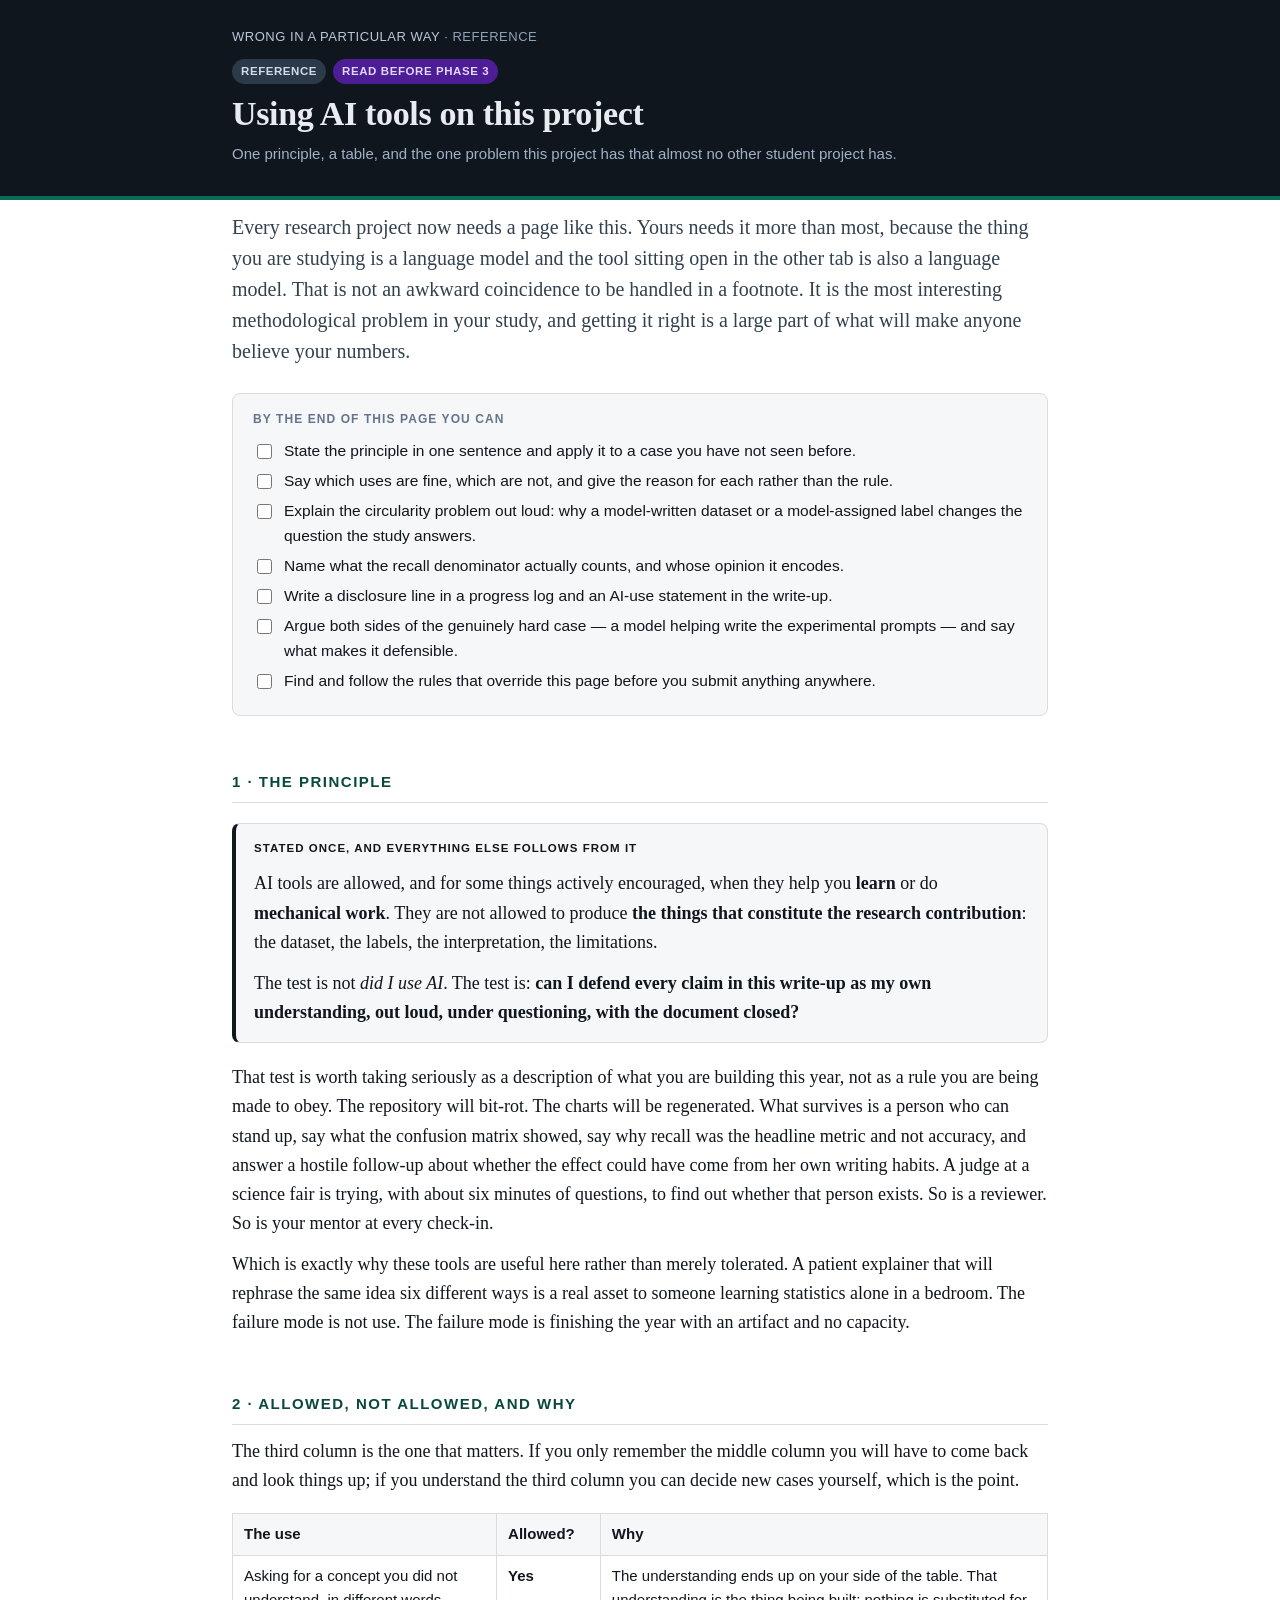
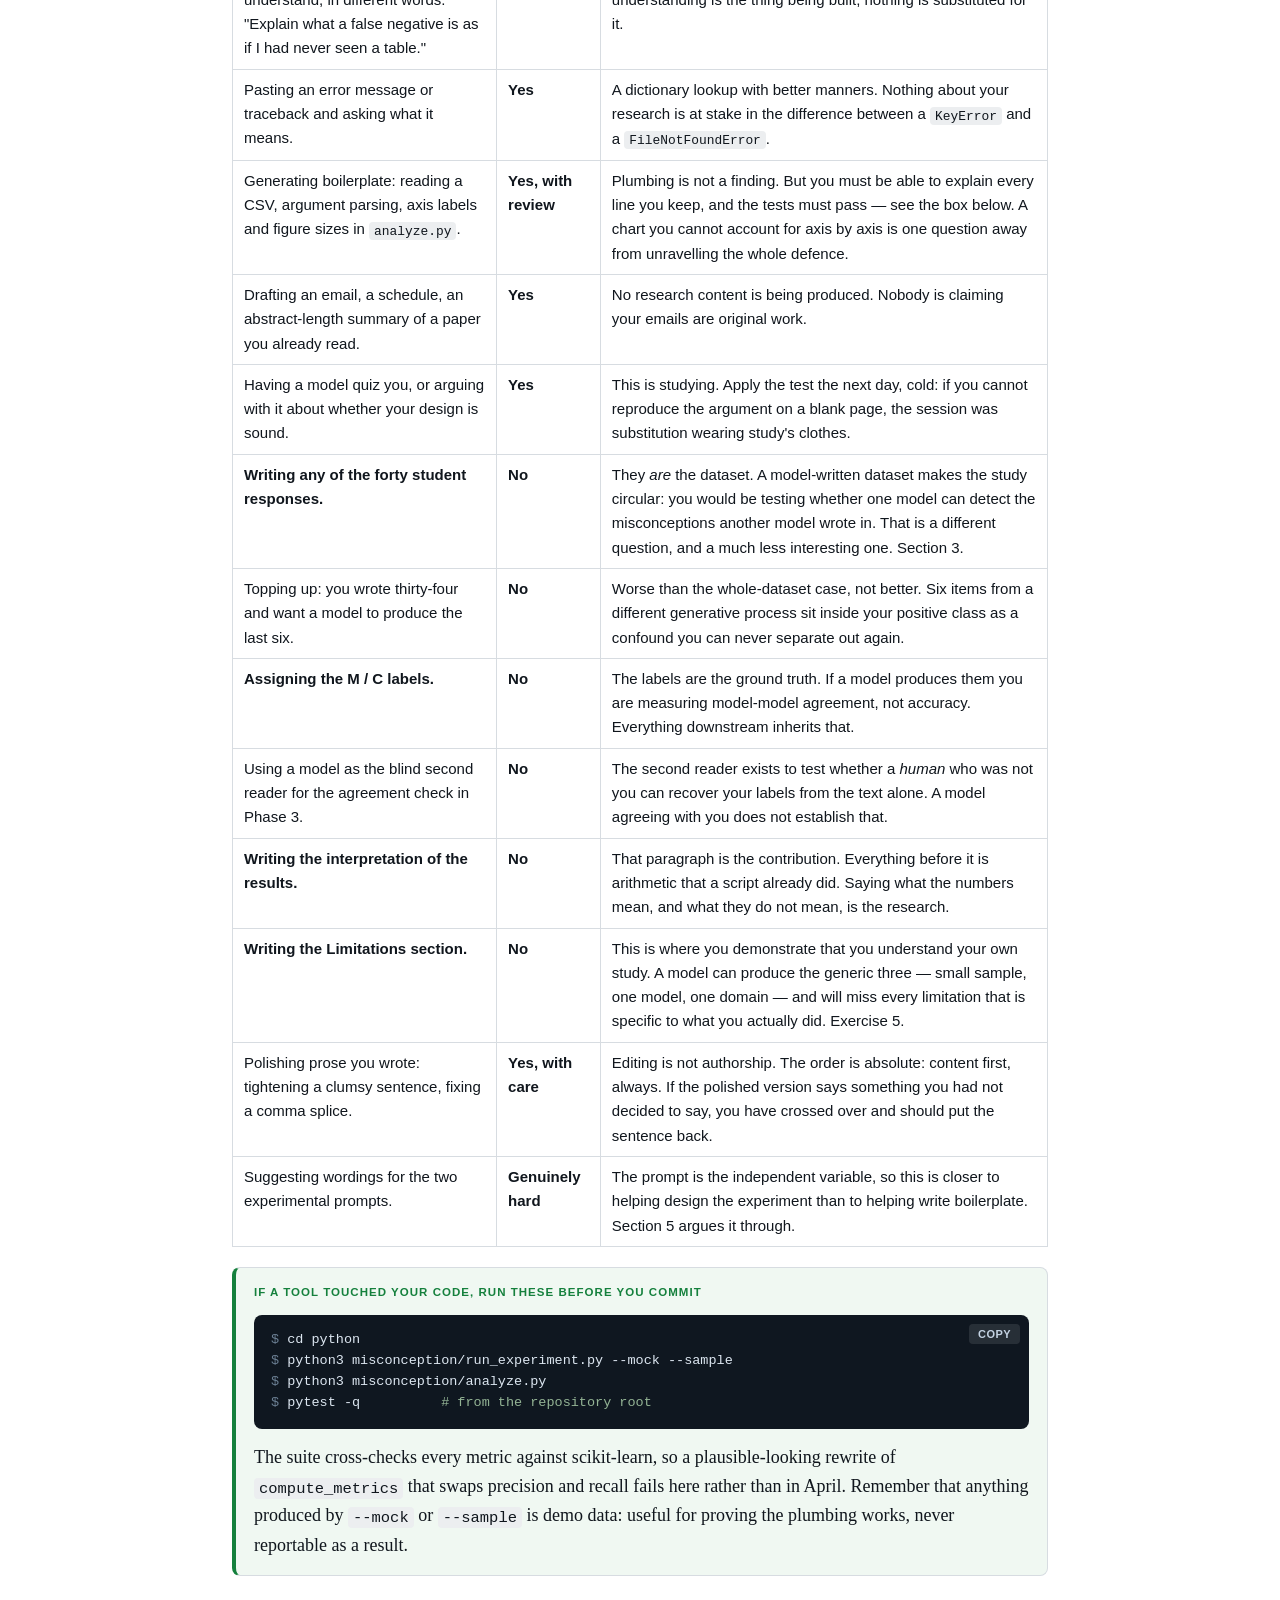
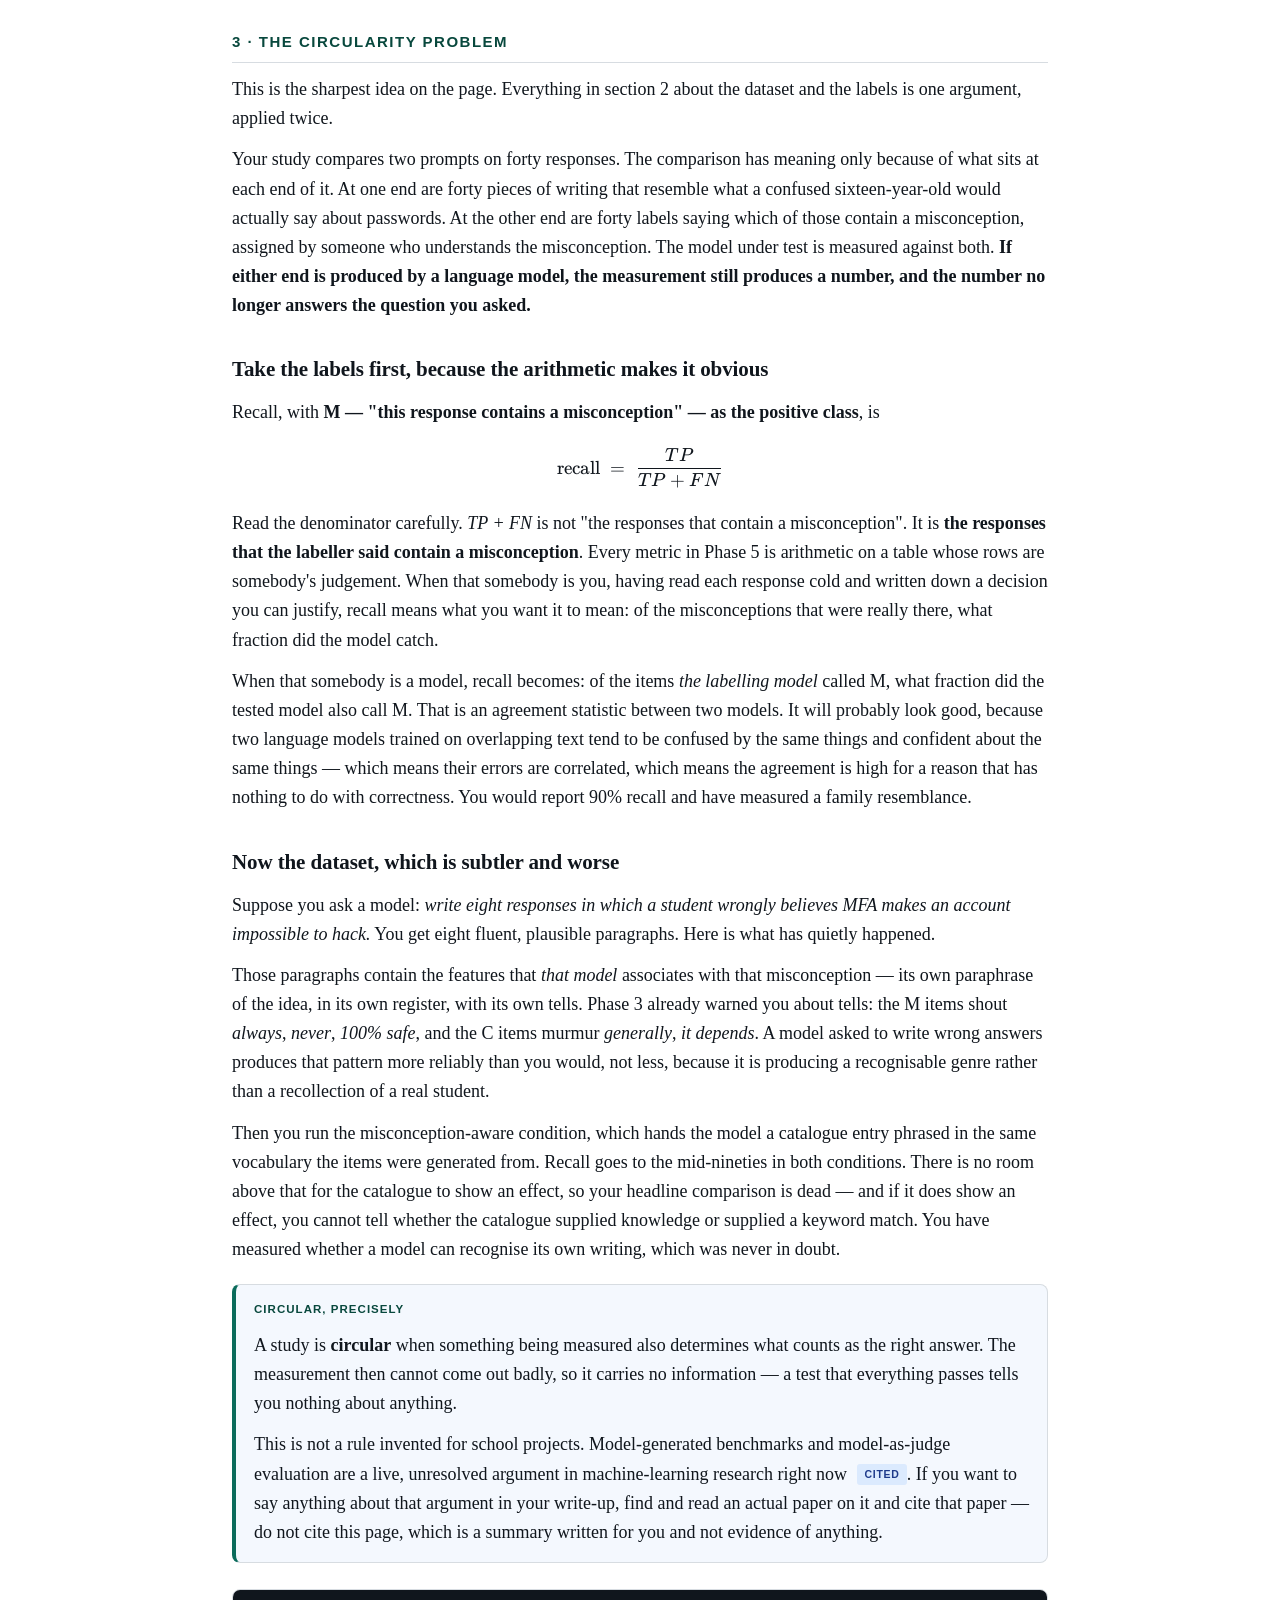
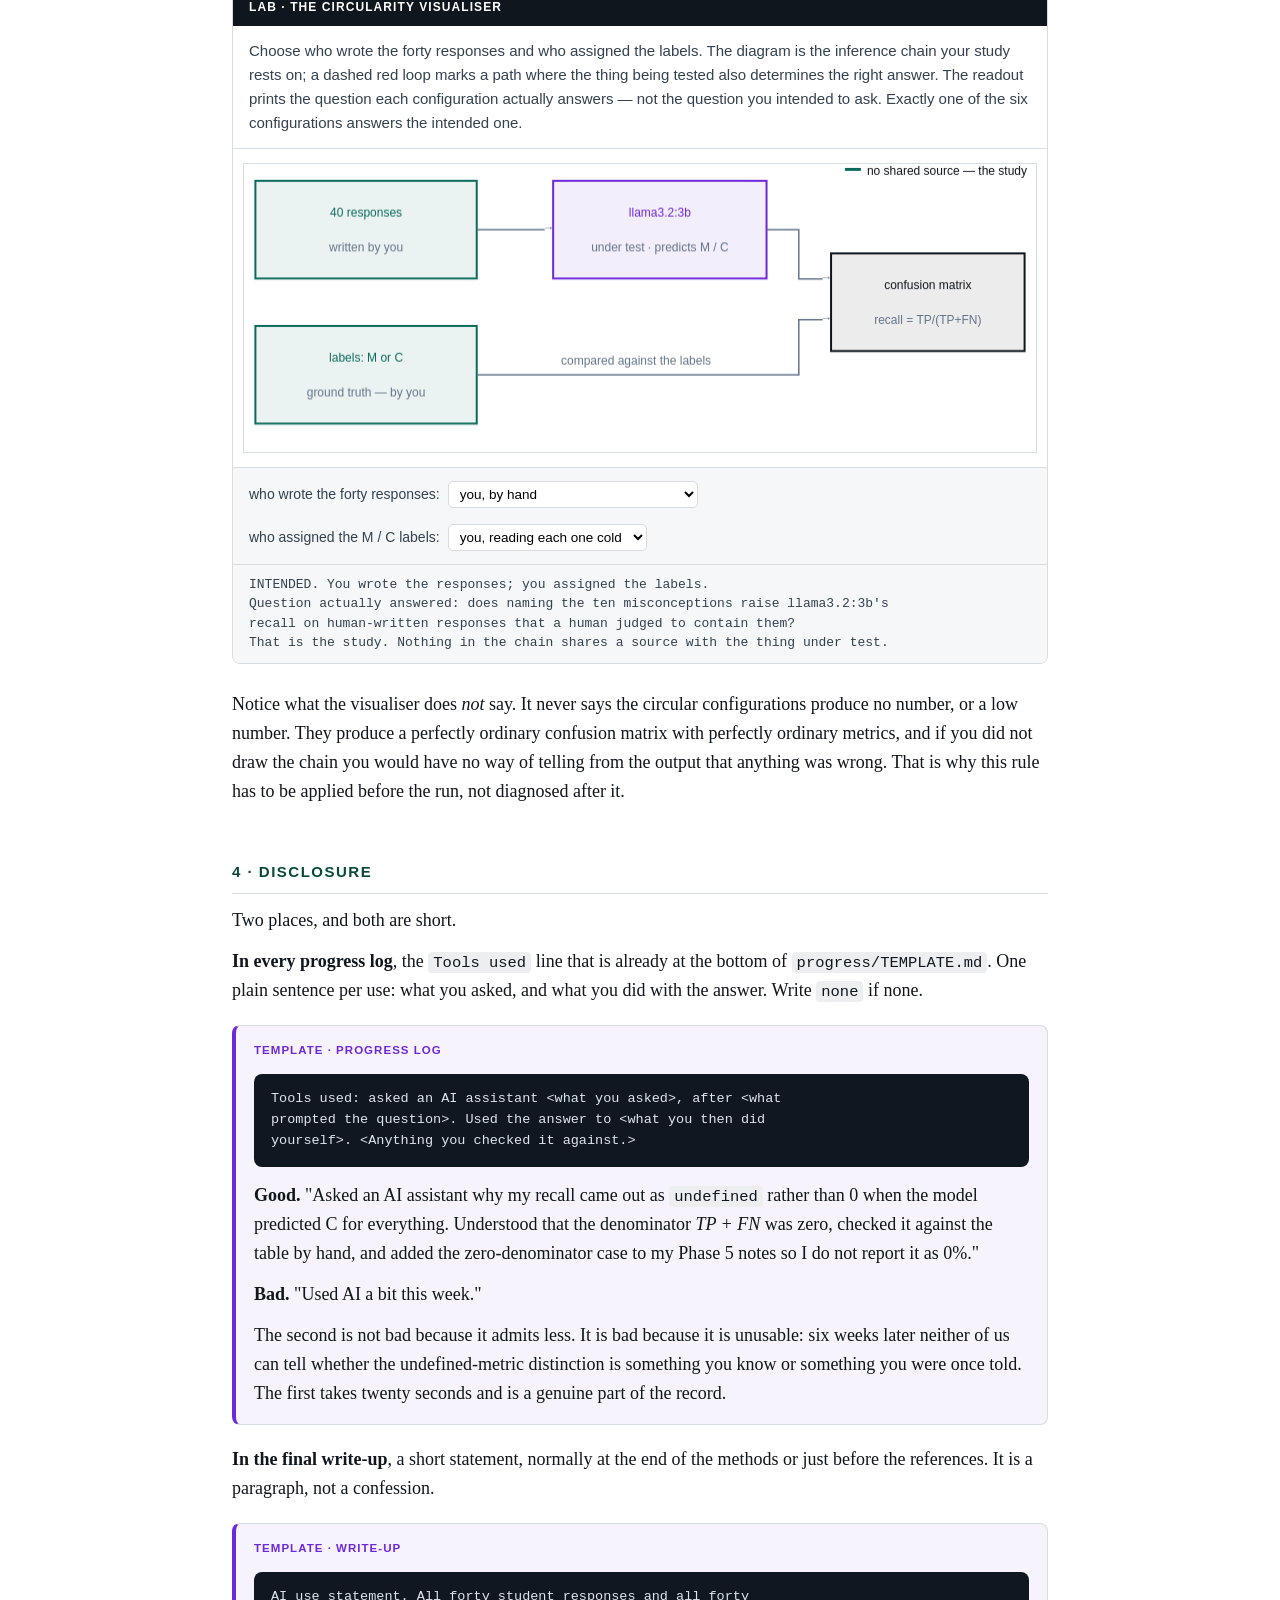
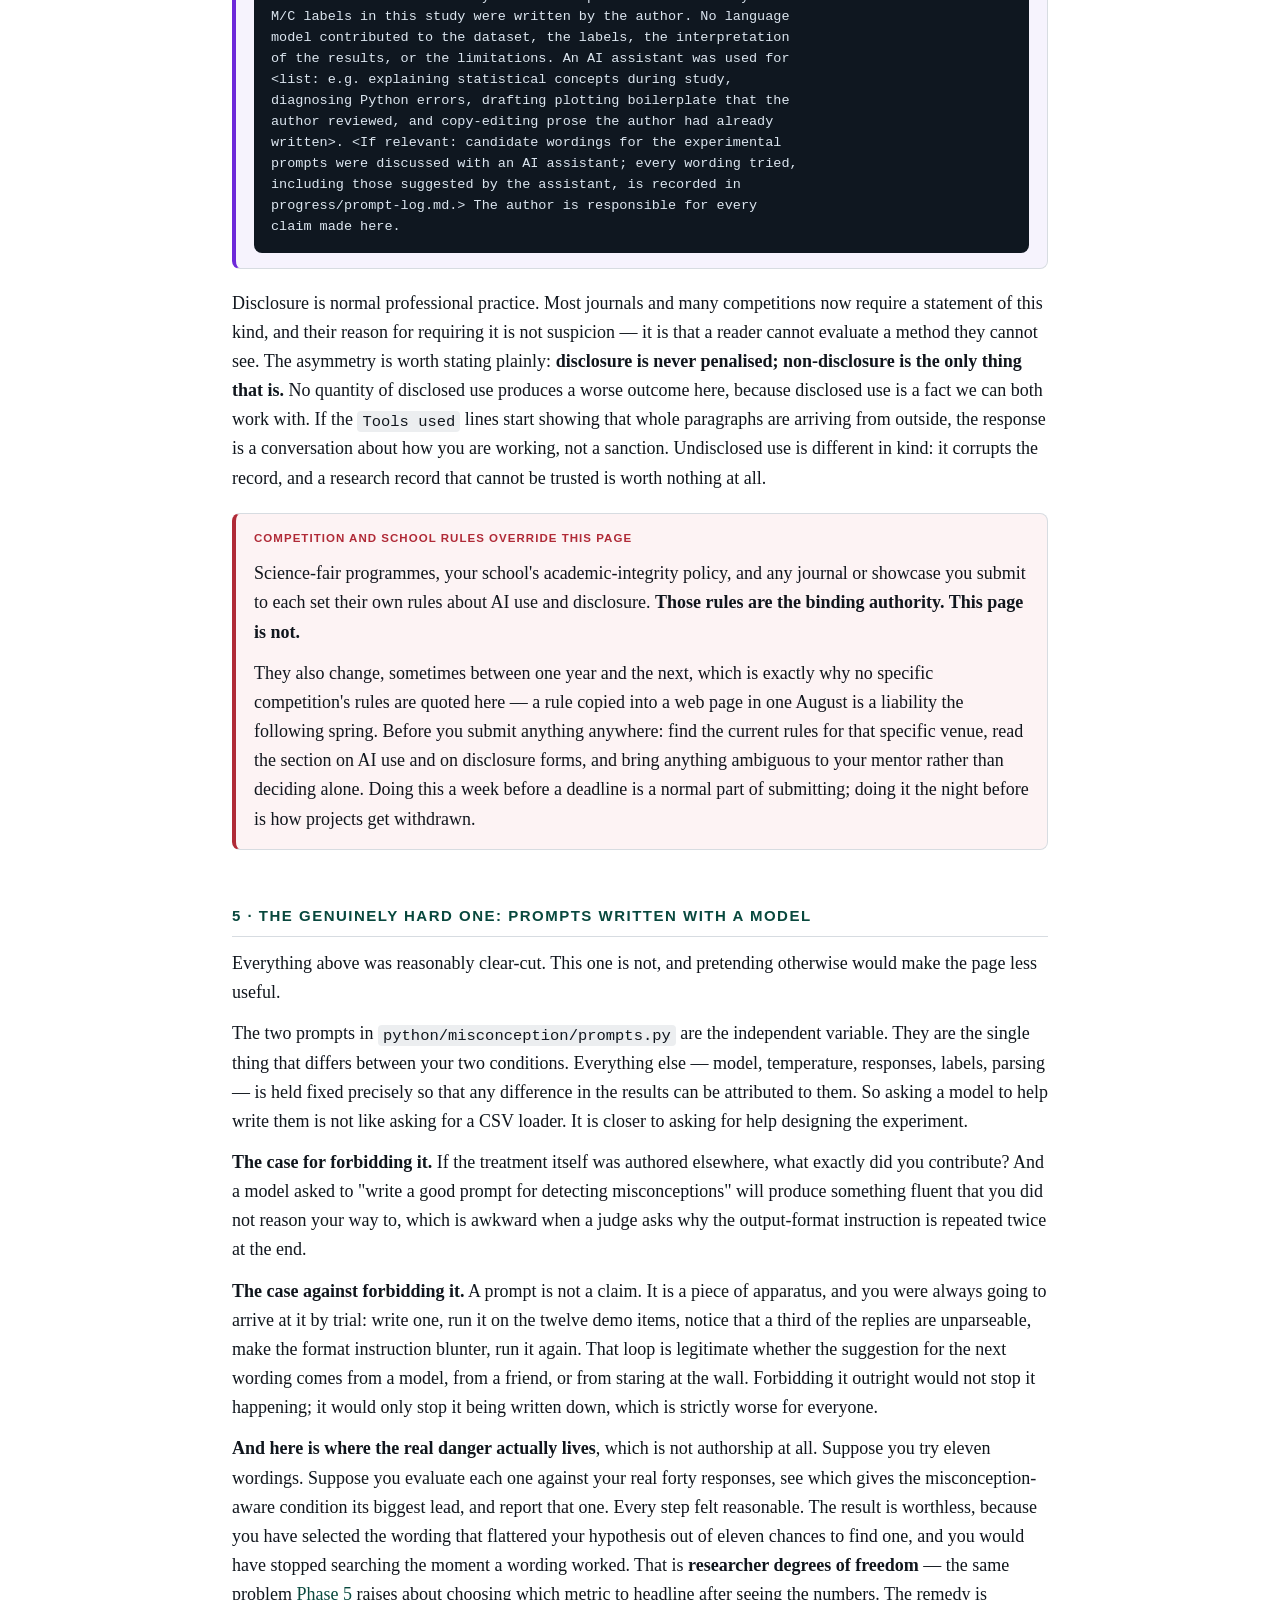
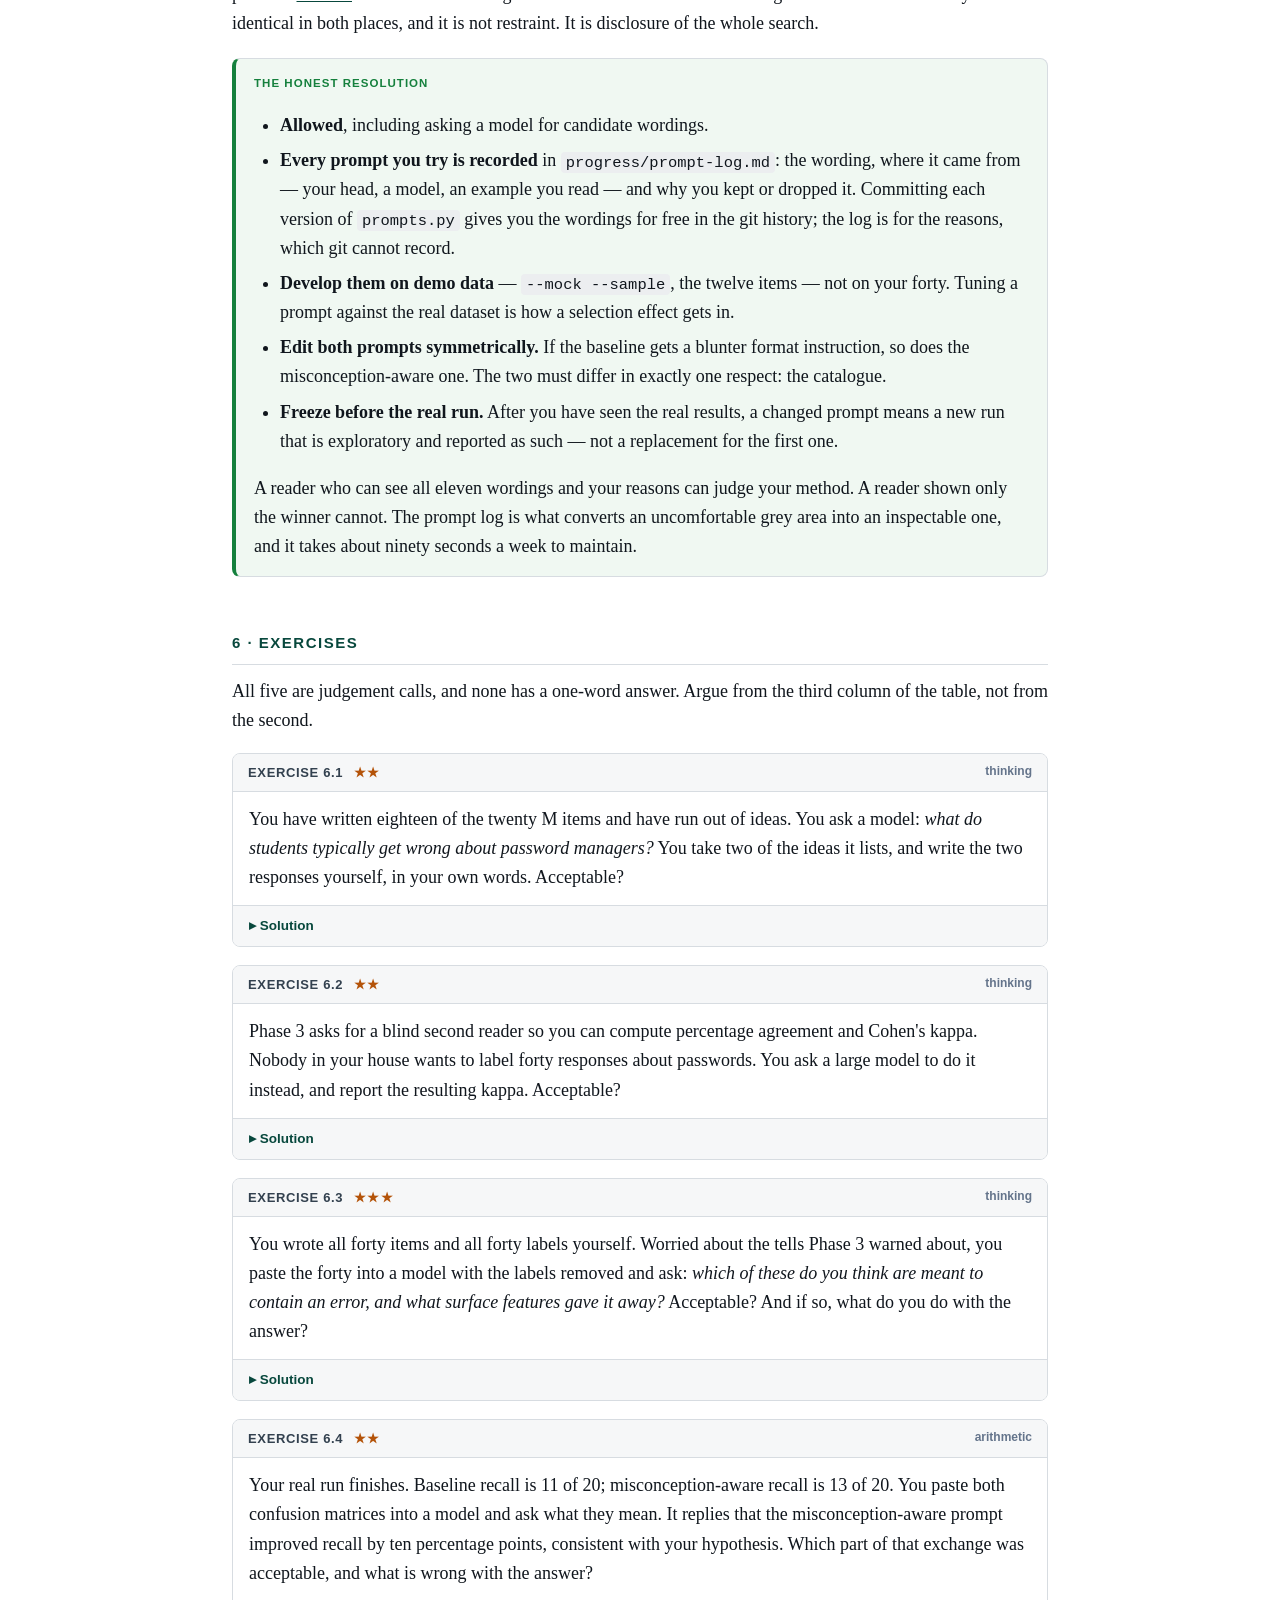
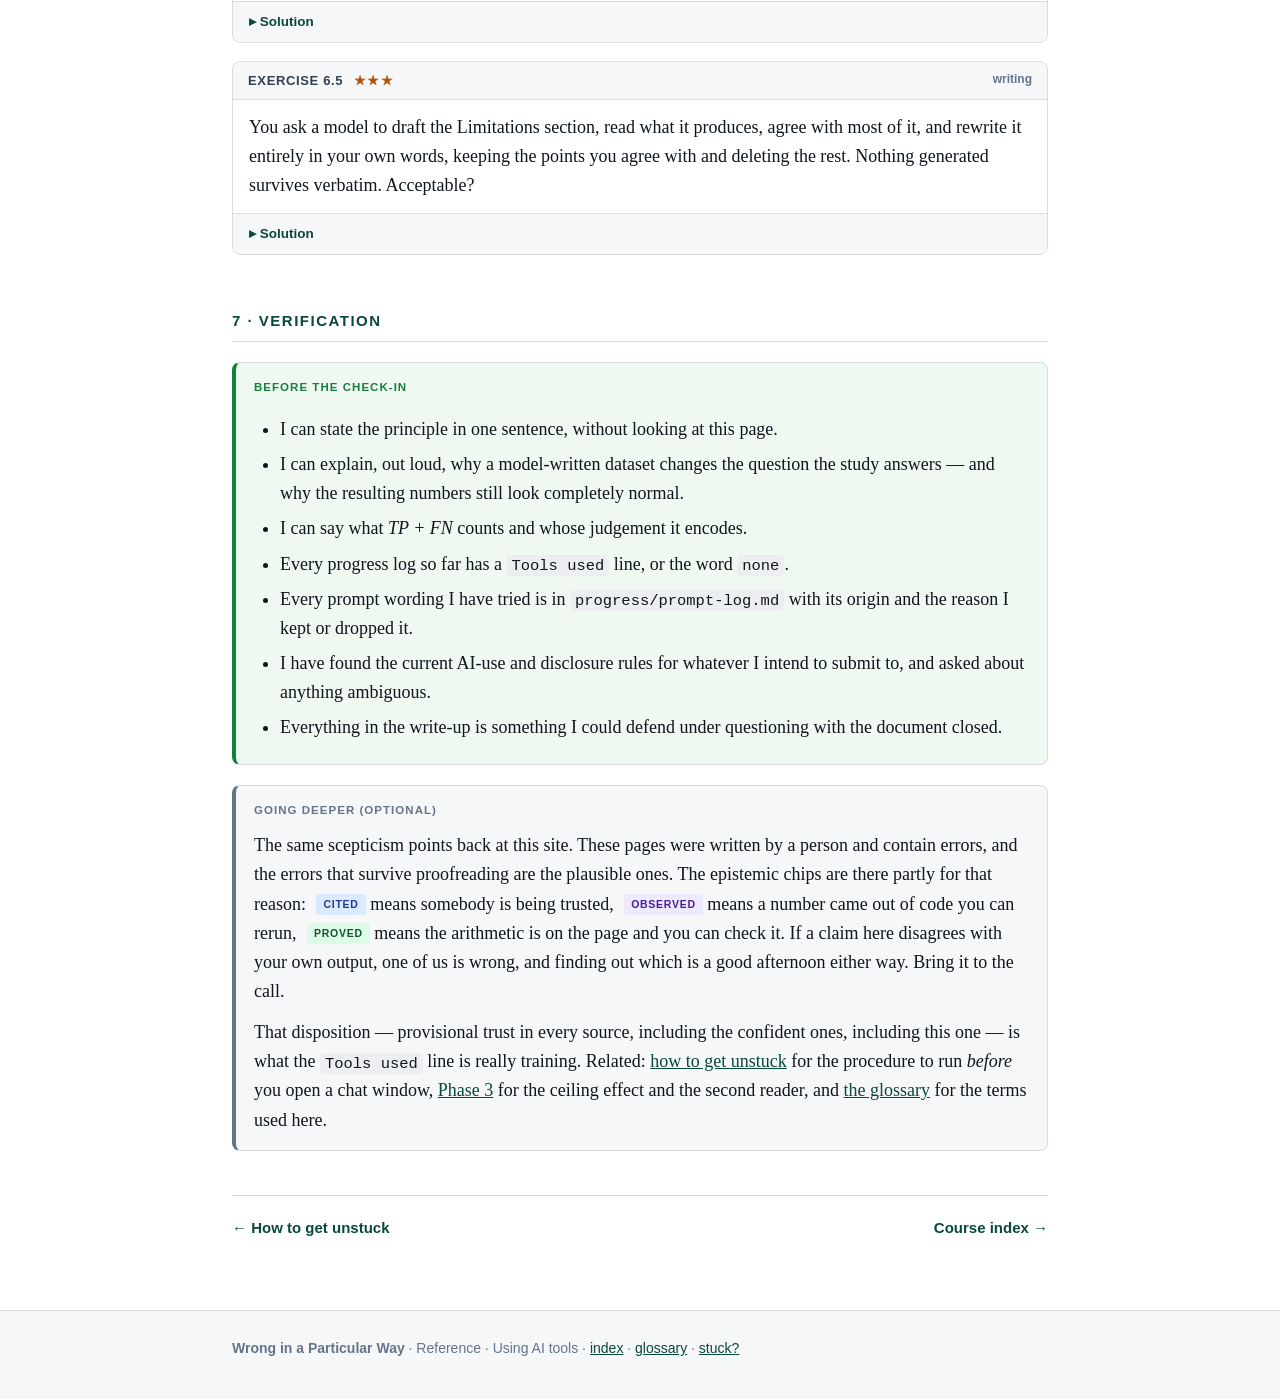
<file: docs/extras/ai-policy.html>
<!DOCTYPE html>
<html lang="en">
<head>
<meta charset="utf-8">
<meta name="viewport" content="width=device-width, initial-scale=1">
<title>Using AI tools on this project — Wrong in a Particular Way</title>
<link rel="stylesheet" href="../assets/vendor/katex/katex.min.css">
<link rel="stylesheet" href="../assets/css/style.css">
<script src="../assets/vendor/katex/katex.min.js"></script>
<script src="../assets/vendor/katex/auto-render.min.js"></script>
<script src="../assets/js/detect.js"></script>
</head>
<body>

<header class="site">
  <div class="wrap">
    <div class="crumbs"><a href="../index.html">Wrong in a Particular Way</a> · Reference</div>
    <div class="badges"><span class="badge">Reference</span><span class="badge gate">Read before Phase 3</span></div>
    <h1 class="chapter-title">Using AI tools on this project</h1>
    <p class="chapter-sub">One principle, a table, and the one problem this project has that almost no other student project has.</p>
  </div>
</header>

<main class="wrap">

<p class="lede">Every research project now needs a page like this. Yours needs it more than most,
because the thing you are studying is a language model and the tool sitting open in the other
tab is also a language model. That is not an awkward coincidence to be handled in a footnote.
It is the most interesting methodological problem in your study, and getting it right is a
large part of what will make anyone believe your numbers.</p>

<div class="objectives">
  <h3>By the end of this page you can</h3>
  <ul>
    <li>State the principle in one sentence and apply it to a case you have not seen before.</li>
    <li>Say which uses are fine, which are not, and give the reason for each rather than the rule.</li>
    <li>Explain the circularity problem out loud: why a model-written dataset or a model-assigned label changes the question the study answers.</li>
    <li>Name what the recall denominator actually counts, and whose opinion it encodes.</li>
    <li>Write a disclosure line in a progress log and an AI-use statement in the write-up.</li>
    <li>Argue both sides of the genuinely hard case — a model helping write the experimental prompts — and say what makes it defensible.</li>
    <li>Find and follow the rules that override this page before you submit anything anywhere.</li>
  </ul>
</div>

<h2>1 · The principle</h2>

<div class="box theorem">
  <span class="lbl">Stated once, and everything else follows from it</span>
  <p>AI tools are allowed, and for some things actively encouraged, when they help you
  <strong>learn</strong> or do <strong>mechanical work</strong>. They are not allowed to produce
  <strong>the things that constitute the research contribution</strong>: the dataset, the labels,
  the interpretation, the limitations.</p>
  <p>The test is not <em>did I use AI</em>. The test is: <strong>can I defend every claim in this
  write-up as my own understanding, out loud, under questioning, with the document closed?</strong></p>
</div>

<p>That test is worth taking seriously as a description of what you are building this year, not
as a rule you are being made to obey. The repository will bit-rot. The charts will be
regenerated. What survives is a person who can stand up, say what the confusion matrix showed,
say why recall was the headline metric and not accuracy, and answer a hostile follow-up about
whether the effect could have come from her own writing habits. A judge at a science fair is
trying, with about six minutes of questions, to find out whether that person exists. So is a
reviewer. So is your mentor at every check-in.</p>

<p>Which is exactly why these tools are useful here rather than merely tolerated. A patient
explainer that will rephrase the same idea six different ways is a real asset to someone
learning statistics alone in a bedroom. The failure mode is not use. The failure mode is
finishing the year with an artifact and no capacity.</p>

<h2>2 · Allowed, not allowed, and why</h2>

<p>The third column is the one that matters. If you only remember the middle column you will
have to come back and look things up; if you understand the third column you can decide new
cases yourself, which is the point.</p>

<table>
  <thead><tr><th>The use</th><th>Allowed?</th><th>Why</th></tr></thead>
  <tbody>
  <tr>
    <td>Asking for a concept you did not understand, in different words. "Explain what a false
    negative is as if I had never seen a table."</td>
    <td><strong>Yes</strong></td>
    <td>The understanding ends up on your side of the table. That understanding is the thing
    being built; nothing is substituted for it.</td>
  </tr>
  <tr>
    <td>Pasting an error message or traceback and asking what it means.</td>
    <td><strong>Yes</strong></td>
    <td>A dictionary lookup with better manners. Nothing about your research is at stake in the
    difference between a <code>KeyError</code> and a <code>FileNotFoundError</code>.</td>
  </tr>
  <tr>
    <td>Generating boilerplate: reading a CSV, argument parsing, axis labels and figure sizes in
    <code>analyze.py</code>.</td>
    <td><strong>Yes, with review</strong></td>
    <td>Plumbing is not a finding. But you must be able to explain every line you keep, and the
    tests must pass — see the box below. A chart you cannot account for axis by axis is one
    question away from unravelling the whole defence.</td>
  </tr>
  <tr>
    <td>Drafting an email, a schedule, an abstract-length summary of a paper you already read.</td>
    <td><strong>Yes</strong></td>
    <td>No research content is being produced. Nobody is claiming your emails are original work.</td>
  </tr>
  <tr>
    <td>Having a model quiz you, or arguing with it about whether your design is sound.</td>
    <td><strong>Yes</strong></td>
    <td>This is studying. Apply the test the next day, cold: if you cannot reproduce the
    argument on a blank page, the session was substitution wearing study's clothes.</td>
  </tr>
  <tr>
    <td><strong>Writing any of the forty student responses.</strong></td>
    <td><strong>No</strong></td>
    <td>They <em>are</em> the dataset. A model-written dataset makes the study circular: you
    would be testing whether one model can detect the misconceptions another model wrote in.
    That is a different question, and a much less interesting one. Section 3.</td>
  </tr>
  <tr>
    <td>Topping up: you wrote thirty-four and want a model to produce the last six.</td>
    <td><strong>No</strong></td>
    <td>Worse than the whole-dataset case, not better. Six items from a different generative
    process sit inside your positive class as a confound you can never separate out again.</td>
  </tr>
  <tr>
    <td><strong>Assigning the M / C labels.</strong></td>
    <td><strong>No</strong></td>
    <td>The labels are the ground truth. If a model produces them you are measuring model-model
    agreement, not accuracy. Everything downstream inherits that.</td>
  </tr>
  <tr>
    <td>Using a model as the blind second reader for the agreement check in Phase 3.</td>
    <td><strong>No</strong></td>
    <td>The second reader exists to test whether a <em>human</em> who was not you can recover
    your labels from the text alone. A model agreeing with you does not establish that.</td>
  </tr>
  <tr>
    <td><strong>Writing the interpretation of the results.</strong></td>
    <td><strong>No</strong></td>
    <td>That paragraph is the contribution. Everything before it is arithmetic that a script
    already did. Saying what the numbers mean, and what they do not mean, is the research.</td>
  </tr>
  <tr>
    <td><strong>Writing the Limitations section.</strong></td>
    <td><strong>No</strong></td>
    <td>This is where you demonstrate that you understand your own study. A model can produce
    the generic three — small sample, one model, one domain — and will miss every limitation
    that is specific to what you actually did. Exercise 5.</td>
  </tr>
  <tr>
    <td>Polishing prose you wrote: tightening a clumsy sentence, fixing a comma splice.</td>
    <td><strong>Yes, with care</strong></td>
    <td>Editing is not authorship. The order is absolute: content first, always. If the polished
    version says something you had not decided to say, you have crossed over and should put the
    sentence back.</td>
  </tr>
  <tr>
    <td>Suggesting wordings for the two experimental prompts.</td>
    <td><strong>Genuinely hard</strong></td>
    <td>The prompt is the independent variable, so this is closer to helping design the
    experiment than to helping write boilerplate. Section 5 argues it through.</td>
  </tr>
  </tbody>
</table>

<div class="box python">
  <span class="lbl">If a tool touched your code, run these before you commit</span>
  <div class="cmd"><pre><span class="p">$ </span>cd python
<span class="p">$ </span>python3 misconception/run_experiment.py --mock --sample
<span class="p">$ </span>python3 misconception/analyze.py
<span class="p">$ </span>pytest -q          <span class="c"># from the repository root</span></pre></div>
  <p>The suite cross-checks every metric against scikit-learn, so a plausible-looking rewrite of
  <code>compute_metrics</code> that swaps precision and recall fails here rather than in April.
  Remember that anything produced by <code>--mock</code> or <code>--sample</code> is demo data:
  useful for proving the plumbing works, never reportable as a result.</p>
</div>

<h2>3 · The circularity problem</h2>

<p>This is the sharpest idea on the page. Everything in section 2 about the dataset and the
labels is one argument, applied twice.</p>

<p>Your study compares two prompts on forty responses. The comparison has meaning only because
of what sits at each end of it. At one end are forty pieces of writing that resemble what a
confused sixteen-year-old would actually say about passwords. At the other end are forty labels
saying which of those contain a misconception, assigned by someone who understands the
misconception. The model under test is measured against both. <strong>If either end is produced
by a language model, the measurement still produces a number, and the number no longer answers
the question you asked.</strong></p>

<h3>Take the labels first, because the arithmetic makes it obvious</h3>

<p>Recall, with <strong>M — "this response contains a misconception" — as the positive
class</strong>, is</p>

$$\text{recall} \;=\; \frac{TP}{TP + FN}$$

<p>Read the denominator carefully. <em>TP + FN</em> is not "the responses that contain a
misconception". It is <strong>the responses that the labeller said contain a misconception</strong>.
Every metric in Phase 5 is arithmetic on a table whose rows are somebody's judgement. When that
somebody is you, having read each response cold and written down a decision you can justify,
recall means what you want it to mean: of the misconceptions that were really there, what
fraction did the model catch.</p>

<p>When that somebody is a model, recall becomes: of the items <em>the labelling model</em>
called M, what fraction did the tested model also call M. That is an agreement statistic between
two models. It will probably look good, because two language models trained on overlapping text
tend to be confused by the same things and confident about the same things — which means their
errors are correlated, which means the agreement is high for a reason that has nothing to do
with correctness. You would report 90% recall and have measured a family resemblance.</p>

<h3>Now the dataset, which is subtler and worse</h3>

<p>Suppose you ask a model: <em>write eight responses in which a student wrongly believes MFA
makes an account impossible to hack.</em> You get eight fluent, plausible paragraphs. Here is
what has quietly happened.</p>

<p>Those paragraphs contain the features that <em>that model</em> associates with that
misconception — its own paraphrase of the idea, in its own register, with its own tells. Phase 3
already warned you about tells: the M items shout <em>always</em>, <em>never</em>, <em>100%
safe</em>, and the C items murmur <em>generally</em>, <em>it depends</em>. A model asked to write
wrong answers produces that pattern more reliably than you would, not less, because it is
producing a recognisable genre rather than a recollection of a real student.</p>

<p>Then you run the misconception-aware condition, which hands the model a catalogue entry
phrased in the same vocabulary the items were generated from. Recall goes to the mid-nineties in
both conditions. There is no room above that for the catalogue to show an effect, so your
headline comparison is dead — and if it does show an effect, you cannot tell whether the
catalogue supplied knowledge or supplied a keyword match. You have measured whether a model can
recognise its own writing, which was never in doubt.</p>

<div class="box definition">
  <span class="lbl">Circular, precisely</span>
  <p>A study is <strong>circular</strong> when something being measured also determines what
  counts as the right answer. The measurement then cannot come out badly, so it carries no
  information — a test that everything passes tells you nothing about anything.</p>
  <p>This is not a rule invented for school projects. Model-generated benchmarks and
  model-as-judge evaluation are a live, unresolved argument in machine-learning research right
  now <span class="status cited">cited</span>. If you want to say anything about that argument in
  your write-up, find and read an actual paper on it and cite that paper — do not cite this page,
  which is a summary written for you and not evidence of anything.</p>
</div>

<div class="lab">
  <div class="lab-title">Lab · the circularity visualiser</div>
  <p class="lab-desc">Choose who wrote the forty responses and who assigned the labels. The
  diagram is the inference chain your study rests on; a dashed red loop marks a path where the
  thing being tested also determines the right answer. The readout prints the question each
  configuration actually answers — not the question you intended to ask. Exactly one of the six
  configurations answers the intended one.</p>
  <canvas id="circ" height="320"></canvas>
  <div class="controls" id="circctl"></div>
  <div class="readout" id="circout"></div>
</div>

<script>
G.lab(function () {
  var st = G.controls('circctl', [
    { k: 'ds', type: 'select', label: 'who wrote the forty responses:',
      options: [['you',   'you, by hand'],
                ['same',  'llama3.2:3b — the model under test'],
                ['other', 'a different, larger model']],
      value: 'you' },
    { k: 'lb', type: 'select', label: 'who assigned the M / C labels:',
      options: [['you',   'you, reading each one cold'],
                ['model', 'a model']],
      value: 'you' }
  ], draw);

  var DS = {
    you:   'written by you',
    same:  'written by llama3.2:3b',
    other: 'written by another model'
  };
  var LB = {
    you:   'ground truth — by you',
    model: 'ground truth — by a model'
  };

  var MSG = {
    'you/you':
      'INTENDED. You wrote the responses; you assigned the labels.\n' +
      'Question actually answered: does naming the ten misconceptions raise llama3.2:3b\'s\n' +
      'recall on human-written responses that a human judged to contain them?\n' +
      'That is the study. Nothing in the chain shares a source with the thing under test.',
    'you/model':
      'CIRCULAR (labels). The denominator of recall, TP + FN, is now a model\'s opinion.\n' +
      'Question actually answered: how often does llama3.2:3b agree with the labelling model?\n' +
      'Two models trained on overlapping text are confused by the same things, so agreement\n' +
      'is high for reasons unrelated to correctness. That is not accuracy, and cannot be.',
    'same/you':
      'CIRCULAR (dataset). The model under test wrote the exam it is now sitting.\n' +
      'Question actually answered: can llama3.2:3b recognise misconceptions it produced on\n' +
      'request, in its own vocabulary and its own register?\n' +
      'Expect both conditions near ceiling, and no room left for the catalogue to show anything.',
    'same/model':
      'FULLY CIRCULAR. One model wrote the items, labelled them, and is graded against them.\n' +
      'Question actually answered: is llama3.2:3b self-consistent across three prompts?\n' +
      'That is a real question about model reliability — but it says nothing about students,\n' +
      'nothing about misconceptions, and nothing about whether the catalogue helps.',
    'other/you':
      'NOT CIRCULAR, BUT NOT THE STUDY EITHER. A larger model wrote the items; you labelled them.\n' +
      'Question actually answered: can llama3.2:3b detect misconceptions as a larger model\n' +
      'imagines a confused student writing them?\n' +
      'Nobody has shown those resemble real student writing, so the finding does not reach a\n' +
      'classroom. This one fails on external validity rather than on circularity.',
    'other/model':
      'CIRCULAR (labels), and the items are synthetic on top of that.\n' +
      'Question actually answered: how often do two models agree about a third model\'s idea\n' +
      'of a confused student?\n' +
      'There is no human anywhere in this chain, and no claim about the world survives it.'
  };

  function box(fr, x0, y0, x1, y1, title, sub, col) {
    fr.rect(x0, y0, x1, y1, { fill: col, alpha: 0.08, stroke: col, width: 2 });
    fr.text((x0 + x1) / 2, (y0 + y1) / 2 + 0.035, title, { color: col, align: 'center' });
    fr.text((x0 + x1) / 2, (y0 + y1) / 2 - 0.085, sub, { color: G.COL.muted, align: 'center' });
  }

  function draw() {
    var cv = G.canvas('circ'); if (!cv) return;
    var fr = G.frame(cv.ctx, cv.w, cv.h, {
      xmin: 0, xmax: 4, ymin: 0, ymax: 1,
      margin: { left: 10, right: 10, top: 14, bottom: 14 }
    });
    fr.axes({ xticks: 0, yticks: 0, grid: false });

    var loopData  = (st.ds === 'same');
    var loopLabel = (st.lb === 'model');

    var colA = loopData ? G.COL.rose : (st.ds === 'other' ? G.COL.amber : G.COL.accent);
    var colB = loopLabel ? G.COL.rose : G.COL.accent;

    box(fr, 0.06, 0.60, 1.18, 0.94, '40 responses', DS[st.ds], colA);
    box(fr, 0.06, 0.10, 1.18, 0.44, 'labels: M or C', LB[st.lb], colB);
    box(fr, 1.56, 0.60, 2.64, 0.94, 'llama3.2:3b', 'under test · predicts M / C', G.COL.violet);
    box(fr, 2.96, 0.35, 3.94, 0.69, 'confusion matrix', 'recall = TP/(TP+FN)', G.COL.ink);

    /* wiring */
    fr.line([[1.18, 0.77], [1.52, 0.77]], { color: G.COL.muted, width: 1.5 });
    fr.text(1.56, 0.77, '→', { color: G.COL.muted, align: 'right', dx: 2, dy: 5 });
    fr.line([[2.64, 0.77], [2.80, 0.77], [2.80, 0.60], [2.92, 0.60]],
            { color: G.COL.muted, width: 1.5 });
    fr.text(2.96, 0.60, '→', { color: G.COL.muted, align: 'right', dx: 2, dy: 5 });
    fr.line([[1.18, 0.27], [2.80, 0.27], [2.80, 0.46], [2.92, 0.46]],
            { color: G.COL.muted, width: 1.5 });
    fr.text(2.96, 0.46, '→', { color: G.COL.muted, align: 'right', dx: 2, dy: 5 });
    fr.text(1.98, 0.295, 'compared against the labels', { color: G.COL.muted, align: 'center' });

    /* red loops: a source that also decides the right answer */
    if (loopData) {
      fr.line([[2.10, 0.94], [2.10, 0.985], [0.62, 0.985], [0.62, 0.945]],
              { color: G.COL.rose, width: 2, dash: [6, 4] });
      fr.text(0.66, 0.955, '↑', { color: G.COL.rose, align: 'left' });
    }
    if (loopLabel) {
      fr.line([[3.45, 0.35], [3.45, 0.025], [0.62, 0.025], [0.62, 0.095]],
              { color: G.COL.rose, width: 2, dash: [6, 4] });
      fr.text(0.66, 0.10, '↑', { color: G.COL.rose, align: 'left' });
    }
    if (loopData || loopLabel) {
      fr.legend([['a model on both sides', G.COL.rose]]);
    } else if (st.ds === 'other') {
      fr.legend([['synthetic items, human labels', G.COL.amber]]);
    } else {
      fr.legend([['no shared source — the study', G.COL.accent]]);
    }

    G.say('circout', MSG[st.ds + '/' + st.lb]);
  }
  draw();
});
</script>

<p>Notice what the visualiser does <em>not</em> say. It never says the circular configurations
produce no number, or a low number. They produce a perfectly ordinary confusion matrix with
perfectly ordinary metrics, and if you did not draw the chain you would have no way of telling
from the output that anything was wrong. That is why this rule has to be applied before the run,
not diagnosed after it.</p>

<h2>4 · Disclosure</h2>

<p>Two places, and both are short.</p>

<p><strong>In every progress log</strong>, the <code>Tools used</code> line that is already at the
bottom of <code>progress/TEMPLATE.md</code>. One plain sentence per use: what you asked, and what
you did with the answer. Write <code>none</code> if none.</p>

<div class="box example">
  <span class="lbl">Template · progress log</span>
<pre>Tools used: asked an AI assistant &lt;what you asked&gt;, after &lt;what
prompted the question&gt;. Used the answer to &lt;what you then did
yourself&gt;. &lt;Anything you checked it against.&gt;</pre>
  <p><strong>Good.</strong> "Asked an AI assistant why my recall came out as <code>undefined</code>
  rather than 0 when the model predicted C for everything. Understood that the denominator
  <em>TP + FN</em> was zero, checked it against the table by hand, and added the zero-denominator
  case to my Phase 5 notes so I do not report it as 0%."</p>
  <p><strong>Bad.</strong> "Used AI a bit this week."</p>
  <p>The second is not bad because it admits less. It is bad because it is unusable: six weeks
  later neither of us can tell whether the undefined-metric distinction is something you know or
  something you were once told. The first takes twenty seconds and is a genuine part of the
  record.</p>
</div>

<p><strong>In the final write-up</strong>, a short statement, normally at the end of the methods
or just before the references. It is a paragraph, not a confession.</p>

<div class="box example">
  <span class="lbl">Template · write-up</span>
<pre>AI use statement. All forty student responses and all forty
M/C labels in this study were written by the author. No language
model contributed to the dataset, the labels, the interpretation
of the results, or the limitations. An AI assistant was used for
&lt;list: e.g. explaining statistical concepts during study,
diagnosing Python errors, drafting plotting boilerplate that the
author reviewed, and copy-editing prose the author had already
written&gt;. &lt;If relevant: candidate wordings for the experimental
prompts were discussed with an AI assistant; every wording tried,
including those suggested by the assistant, is recorded in
progress/prompt-log.md.&gt; The author is responsible for every
claim made here.</pre>
</div>

<p>Disclosure is normal professional practice. Most journals and many competitions now require a
statement of this kind, and their reason for requiring it is not suspicion — it is that a reader
cannot evaluate a method they cannot see. The asymmetry is worth stating plainly:
<strong>disclosure is never penalised; non-disclosure is the only thing that is.</strong> No
quantity of disclosed use produces a worse outcome here, because disclosed use is a fact we can
both work with. If the <code>Tools used</code> lines start showing that whole paragraphs are
arriving from outside, the response is a conversation about how you are working, not a sanction.
Undisclosed use is different in kind: it corrupts the record, and a research record that cannot
be trusted is worth nothing at all.</p>

<div class="box warning">
  <span class="lbl">Competition and school rules override this page</span>
  <p>Science-fair programmes, your school's academic-integrity policy, and any journal or
  showcase you submit to each set their own rules about AI use and disclosure. <strong>Those rules
  are the binding authority. This page is not.</strong></p>
  <p>They also change, sometimes between one year and the next, which is exactly why no specific
  competition's rules are quoted here — a rule copied into a web page in one August is a liability
  the following spring. Before you submit anything anywhere: find the current rules for that
  specific venue, read the section on AI use and on disclosure forms, and bring anything ambiguous
  to your mentor rather than deciding alone. Doing this a week before a deadline is a normal part
  of submitting; doing it the night before is how projects get withdrawn.</p>
</div>

<h2>5 · The genuinely hard one: prompts written with a model</h2>

<p>Everything above was reasonably clear-cut. This one is not, and pretending otherwise would
make the page less useful.</p>

<p>The two prompts in <code>python/misconception/prompts.py</code> are the independent variable.
They are the single thing that differs between your two conditions. Everything else — model,
temperature, responses, labels, parsing — is held fixed precisely so that any difference in the
results can be attributed to them. So asking a model to help write them is not like asking for a
CSV loader. It is closer to asking for help designing the experiment.</p>

<p><strong>The case for forbidding it.</strong> If the treatment itself was authored elsewhere,
what exactly did you contribute? And a model asked to "write a good prompt for detecting
misconceptions" will produce something fluent that you did not reason your way to, which is
awkward when a judge asks why the output-format instruction is repeated twice at the end.</p>

<p><strong>The case against forbidding it.</strong> A prompt is not a claim. It is a piece of
apparatus, and you were always going to arrive at it by trial: write one, run it on the twelve
demo items, notice that a third of the replies are unparseable, make the format instruction
blunter, run it again. That loop is legitimate whether the suggestion for the next wording comes
from a model, from a friend, or from staring at the wall. Forbidding it outright would not stop
it happening; it would only stop it being written down, which is strictly worse for everyone.</p>

<p><strong>And here is where the real danger actually lives</strong>, which is not authorship at
all. Suppose you try eleven wordings. Suppose you evaluate each one against your real forty
responses, see which gives the misconception-aware condition its biggest lead, and report that
one. Every step felt reasonable. The result is worthless, because you have selected the wording
that flattered your hypothesis out of eleven chances to find one, and you would have stopped
searching the moment a wording worked. That is <strong>researcher degrees of freedom</strong> —
the same problem <a href="../phases/phase-5-analysis.html">Phase 5</a> raises about choosing which
metric to headline after seeing the numbers.
The remedy is identical in both places, and it is not restraint. It is disclosure of the whole
search.</p>

<div class="box verify">
  <span class="lbl">The honest resolution</span>
  <ul>
    <li><strong>Allowed</strong>, including asking a model for candidate wordings.</li>
    <li><strong>Every prompt you try is recorded</strong> in <code>progress/prompt-log.md</code>:
    the wording, where it came from — your head, a model, an example you read — and why you kept
    or dropped it. Committing each version of <code>prompts.py</code> gives you the wordings for
    free in the git history; the log is for the reasons, which git cannot record.</li>
    <li><strong>Develop them on demo data</strong> — <code>--mock --sample</code>, the twelve
    items — not on your forty. Tuning a prompt against the real dataset is how a selection effect
    gets in.</li>
    <li><strong>Edit both prompts symmetrically.</strong> If the baseline gets a blunter format
    instruction, so does the misconception-aware one. The two must differ in exactly one respect:
    the catalogue.</li>
    <li><strong>Freeze before the real run.</strong> After you have seen the real results, a
    changed prompt means a new run that is exploratory and reported as such — not a replacement
    for the first one.</li>
  </ul>
  <p>A reader who can see all eleven wordings and your reasons can judge your method. A reader
  shown only the winner cannot. The prompt log is what converts an uncomfortable grey area into
  an inspectable one, and it takes about ninety seconds a week to maintain.</p>
</div>

<h2>6 · Exercises</h2>

<p>All five are judgement calls, and none has a one-word answer. Argue from the third column of
the table, not from the second.</p>

<div class="exercise">
  <div class="ex-head">Exercise 6.1 <span class="stars">★★</span><span class="tag">thinking</span></div>
  <div class="ex-body"><p>You have written eighteen of the twenty M items and have run out of
  ideas. You ask a model: <em>what do students typically get wrong about password managers?</em>
  You take two of the ideas it lists, and write the two responses yourself, in your own words.
  Acceptable?</p></div>
  <details><summary>Solution</summary><div class="solution">
    <p><strong>Acceptable, with disclosure and one real caveat.</strong> An idea is not the
    dataset. The forty pieces of writing are the dataset, and you wrote all forty. Nothing in the
    inference chain in section 3 has changed: the items are human-written, the labels are yours,
    and the model under test is measured against both.</p>
    <p>The caveat is about the <em>catalogue</em>, which is a separate research artifact from the
    responses. The ten misconceptions are supposed to be things students actually believe, and the
    evidence for that should come from teachers, from published misconception research, or from
    your own observation. A misconception that exists only because a language model listed it is a
    conjecture about students, not an observation of them, and it should be marked as such. If you
    add one, note where it came from, and be able to say at the check-in which entries in
    <code>misconceptions.csv</code> have a source behind them and which do not.</p>
    <p>Disclosure line: "Asked an AI assistant for common student misunderstandings about password
    managers when I ran out of ideas at eighteen items; used two of the ideas, wrote both responses
    myself, and flagged both catalogue entries as unsourced."</p>
  </div></details>
</div>

<div class="exercise">
  <div class="ex-head">Exercise 6.2 <span class="stars">★★</span><span class="tag">thinking</span></div>
  <div class="ex-body"><p>Phase 3 asks for a blind second reader so you can compute percentage
  agreement and Cohen's kappa. Nobody in your house wants to label forty responses about
  passwords. You ask a large model to do it instead, and report the resulting kappa. Acceptable?</p></div>
  <details><summary>Solution</summary><div class="solution">
    <p><strong>Not acceptable</strong>, and the reason is worth being precise about, because the
    tempting objection — "but the model is not the model under test, so there is no circularity"
    — is half right.</p>
    <p>It is right that this is not the labels problem from section 3: your labels are still
    yours, and the metrics still measure the tested model against your judgement. What breaks is
    what kappa <em>means</em>. The second reader exists to answer one question: <em>is the
    distinction I claim to be labelling recoverable from the text by someone other than me?</em>
    A high kappa with a second human says the construct is real and legible, not private to your
    head. A high kappa with a model says two systems agree, one of which has exactly the
    correlated-error problem section 3 describes; a low kappa tells you almost nothing, since you
    cannot ask the model what it was thinking and get a trustworthy answer.</p>
    <p>The honest paths are: find one human — a classmate, a sibling, a teacher, twenty minutes
    each — or report that you could not obtain a second reader and name it in Limitations as a
    genuine weakness. The second option is not a failure. "The dataset was written and labelled by
    a single person, so no inter-rater agreement could be computed" is a sentence a judge respects,
    and it is exactly the kind of limitation Exercise 6.5 is about.</p>
  </div></details>
</div>

<div class="exercise">
  <div class="ex-head">Exercise 6.3 <span class="stars">★★★</span><span class="tag">thinking</span></div>
  <div class="ex-body"><p>You wrote all forty items and all forty labels yourself. Worried about
  the tells Phase 3 warned about, you paste the forty into a model with the labels removed and ask:
  <em>which of these do you think are meant to contain an error, and what surface features gave it
  away?</em> Acceptable? And if so, what do you do with the answer?</p></div>
  <details><summary>Solution</summary><div class="solution">
    <p><strong>Acceptable, and it is a good idea</strong> — but the second half of the question is
    where the real content is, because there is a way to do this that quietly ruins the study.</p>
    <p>Why it is fine in principle: you are running a diagnostic <em>on</em> your dataset, not
    producing it. The items and the labels remain yours. Nor is there any contamination worry of
    the kind people imagine: a call to Ollama is stateless, so a model that reads your items today
    remembers nothing about them during the real run.</p>
    <p>The trap is different and sharper. Suppose the model correctly picks nineteen of your twenty
    M items and tells you it did so from the words <em>always</em>, <em>never</em> and
    <em>completely</em>. If you now go through and edit until that model can no longer tell,
    you have <strong>tuned the dataset against the thing you are measuring</strong>. Your forty
    items are no longer forty independent samples of student-like writing; they are forty items
    selected for being hard for one particular model, and the recall you report afterwards is a
    number about that tuning process, not about misconception detection.</p>
    <p>The defensible version: treat the list of surface cues as a general style checklist. Apply
    it uniformly to all forty items — if <em>always</em> is banned it is banned in the C items too
    — do one pass, and stop. Do not iterate against the model's verdicts. Record what you did and
    the fact that you did one pass, because a reader who knows you screened for lexical tells
    trusts the dataset more, and a reader who discovers it later trusts it less.</p>
  </div></details>
</div>

<div class="exercise">
  <div class="ex-head">Exercise 6.4 <span class="stars">★★</span><span class="tag">arithmetic</span></div>
  <div class="ex-body"><p>Your real run finishes. Baseline recall is 11 of 20; misconception-aware
  recall is 13 of 20. You paste both confusion matrices into a model and ask what they mean. It
  replies that the misconception-aware prompt improved recall by ten percentage points, consistent
  with your hypothesis. Which part of that exchange was acceptable, and what is wrong with the
  answer?</p></div>
  <details><summary>Solution</summary><div class="solution">
    <p><strong>Asking was fine; using the reply as your interpretation would not be.</strong> The
    line runs between "what does this number mean" — a definition question, allowed — and "tell me
    what I found", which is the contribution.</p>
    <p>Now the substance, which is why you have to be the one writing this paragraph. The reply is
    arithmetically right and inferentially wrong. Recall is computed over the twenty M items only,
    so the sample size behind each figure is 20, not 40. Wilson intervals:</p>
    <p>13/20 = 65%, 95% interval <strong>43% to 82%</strong>.<br>
    11/20 = 55%, 95% interval <strong>34% to 74%</strong>.</p>
    <p>The intervals overlap across almost their entire length. The whole result rests on two
    items changing their verdict. A single response you might have labelled either way, or the
    ordinary run-to-run variation you will see when you run twice at temperature 0, is enough to
    erase it or double it.</p>
    <p>So the honest interpretation is: <em>recall was higher in the misconception-aware condition
    (13/20 versus 11/20), but with n = 20 in the positive class the confidence intervals overlap
    substantially and this pilot cannot distinguish a real effect from noise. The direction is
    consistent with the prediction registered in Phase 1; the magnitude is not established.</em>
    A model will not volunteer that paragraph unless you already know to ask for it, which is the
    argument for writing it yourself.</p>
  </div></details>
</div>

<div class="exercise">
  <div class="ex-head">Exercise 6.5 <span class="stars">★★★</span><span class="tag">writing</span></div>
  <div class="ex-body"><p>You ask a model to draft the Limitations section, read what it produces,
  agree with most of it, and rewrite it entirely in your own words, keeping the points you agree
  with and deleting the rest. Nothing generated survives verbatim. Acceptable?</p></div>
  <details><summary>Solution</summary><div class="solution">
    <p><strong>No</strong> — and this is the subtlest case on the page, because the usual objection
    does not apply. Nobody is claiming a generated sentence as their own; every word is yours.</p>
    <p>The problem is that in a Limitations section the <em>list</em> is the work, not the prose.
    A model that has never seen your repository can produce the generic three: small sample, a
    single model, a single domain. Those are true, and a reader learns nothing from them, because
    they are true of every pilot ever run. What a judge is actually testing is whether you can name
    the limitations that are specific to <em>this</em> study — and those are only visible from
    inside it:</p>
    <ul>
      <li>One person wrote both the responses and the labels, so the labels may encode that
      person's writing habits rather than an independent judgement.</li>
      <li>The catalogue and the M items share vocabulary, so the misconception-aware prompt may be
      matching words rather than recognising concepts — the very thing the study claims to
      measure.</li>
      <li>Two runs at temperature 0 differed on some items, so a difference of one or two verdicts
      is inside the noise floor of the instrument.</li>
      <li>Unparseable replies were counted separately rather than defaulted to C, which keeps the
      metrics honest but means the denominators need stating every time.</li>
      <li>The forty responses are what one person imagines a confused student writing, not
      collected student work.</li>
    </ul>
    <p>Not one of those is available to a model, and every one of them is worth more than the
    generic three. If you start from a generated draft you will anchor on its list and stop
    thinking — the failure is not plagiarism, it is that you will not notice what is missing. Write
    it cold, from your own log, then use the tool afterwards to tighten sentences if you like.
    Content first, always.</p>
  </div></details>
</div>

<h2>7 · Verification</h2>

<div class="box verify">
  <span class="lbl">Before the check-in</span>
  <ul>
    <li>I can state the principle in one sentence, without looking at this page.</li>
    <li>I can explain, out loud, why a model-written dataset changes the question the study
    answers — and why the resulting numbers still look completely normal.</li>
    <li>I can say what <em>TP + FN</em> counts and whose judgement it encodes.</li>
    <li>Every progress log so far has a <code>Tools used</code> line, or the word <code>none</code>.</li>
    <li>Every prompt wording I have tried is in <code>progress/prompt-log.md</code> with its
    origin and the reason I kept or dropped it.</li>
    <li>I have found the current AI-use and disclosure rules for whatever I intend to submit to,
    and asked about anything ambiguous.</li>
    <li>Everything in the write-up is something I could defend under questioning with the document
    closed.</li>
  </ul>
</div>

<div class="box aside">
  <span class="lbl">Going deeper (optional)</span>
  <p>The same scepticism points back at this site. These pages were written by a person and contain
  errors, and the errors that survive proofreading are the plausible ones. The epistemic chips are
  there partly for that reason: <span class="status cited">cited</span> means somebody is being
  trusted, <span class="status observed">observed</span> means a number came out of code you can
  rerun, <span class="status proved">proved</span> means the arithmetic is on the page and you can
  check it. If a claim here disagrees with your own output, one of us is wrong, and finding out
  which is a good afternoon either way. Bring it to the call.</p>
  <p>That disposition — provisional trust in every source, including the confident ones, including
  this one — is what the <code>Tools used</code> line is really training. Related:
  <a href="unstuck.html">how to get unstuck</a> for the procedure to run <em>before</em> you open a
  chat window, <a href="../phases/phase-3-dataset.html">Phase 3</a> for the ceiling effect and the
  second reader, and <a href="glossary.html">the glossary</a> for the terms used here.</p>
</div>

<div class="pager"><a href="unstuck.html">← How to get unstuck</a><a href="../index.html">Course index →</a></div>

</main>

<footer class="site">
  <div class="wrap">
    <strong>Wrong in a Particular Way</strong> · Reference · Using AI tools ·
    <a href="../index.html">index</a> ·
    <a href="../extras/glossary.html">glossary</a> ·
    <a href="../extras/unstuck.html">stuck?</a>
  </div>
</footer>

</body>
</html>
</file>
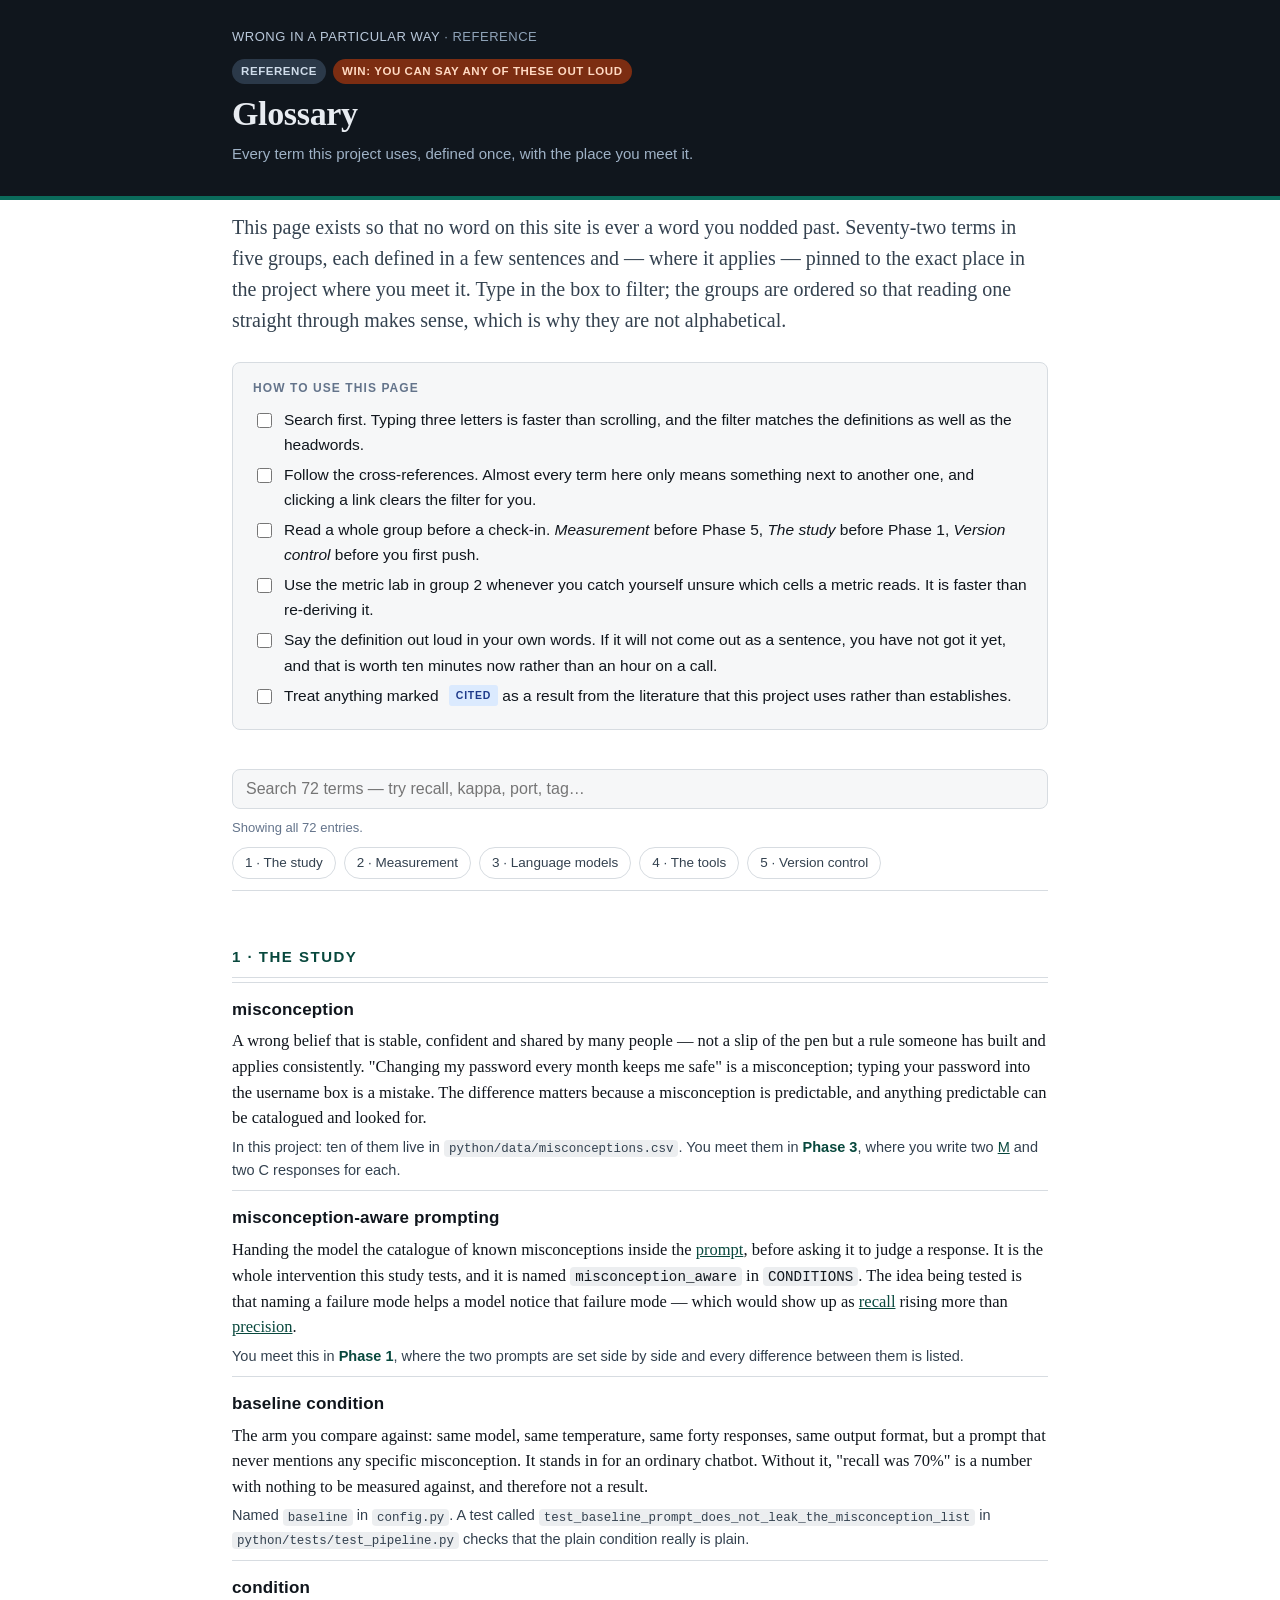
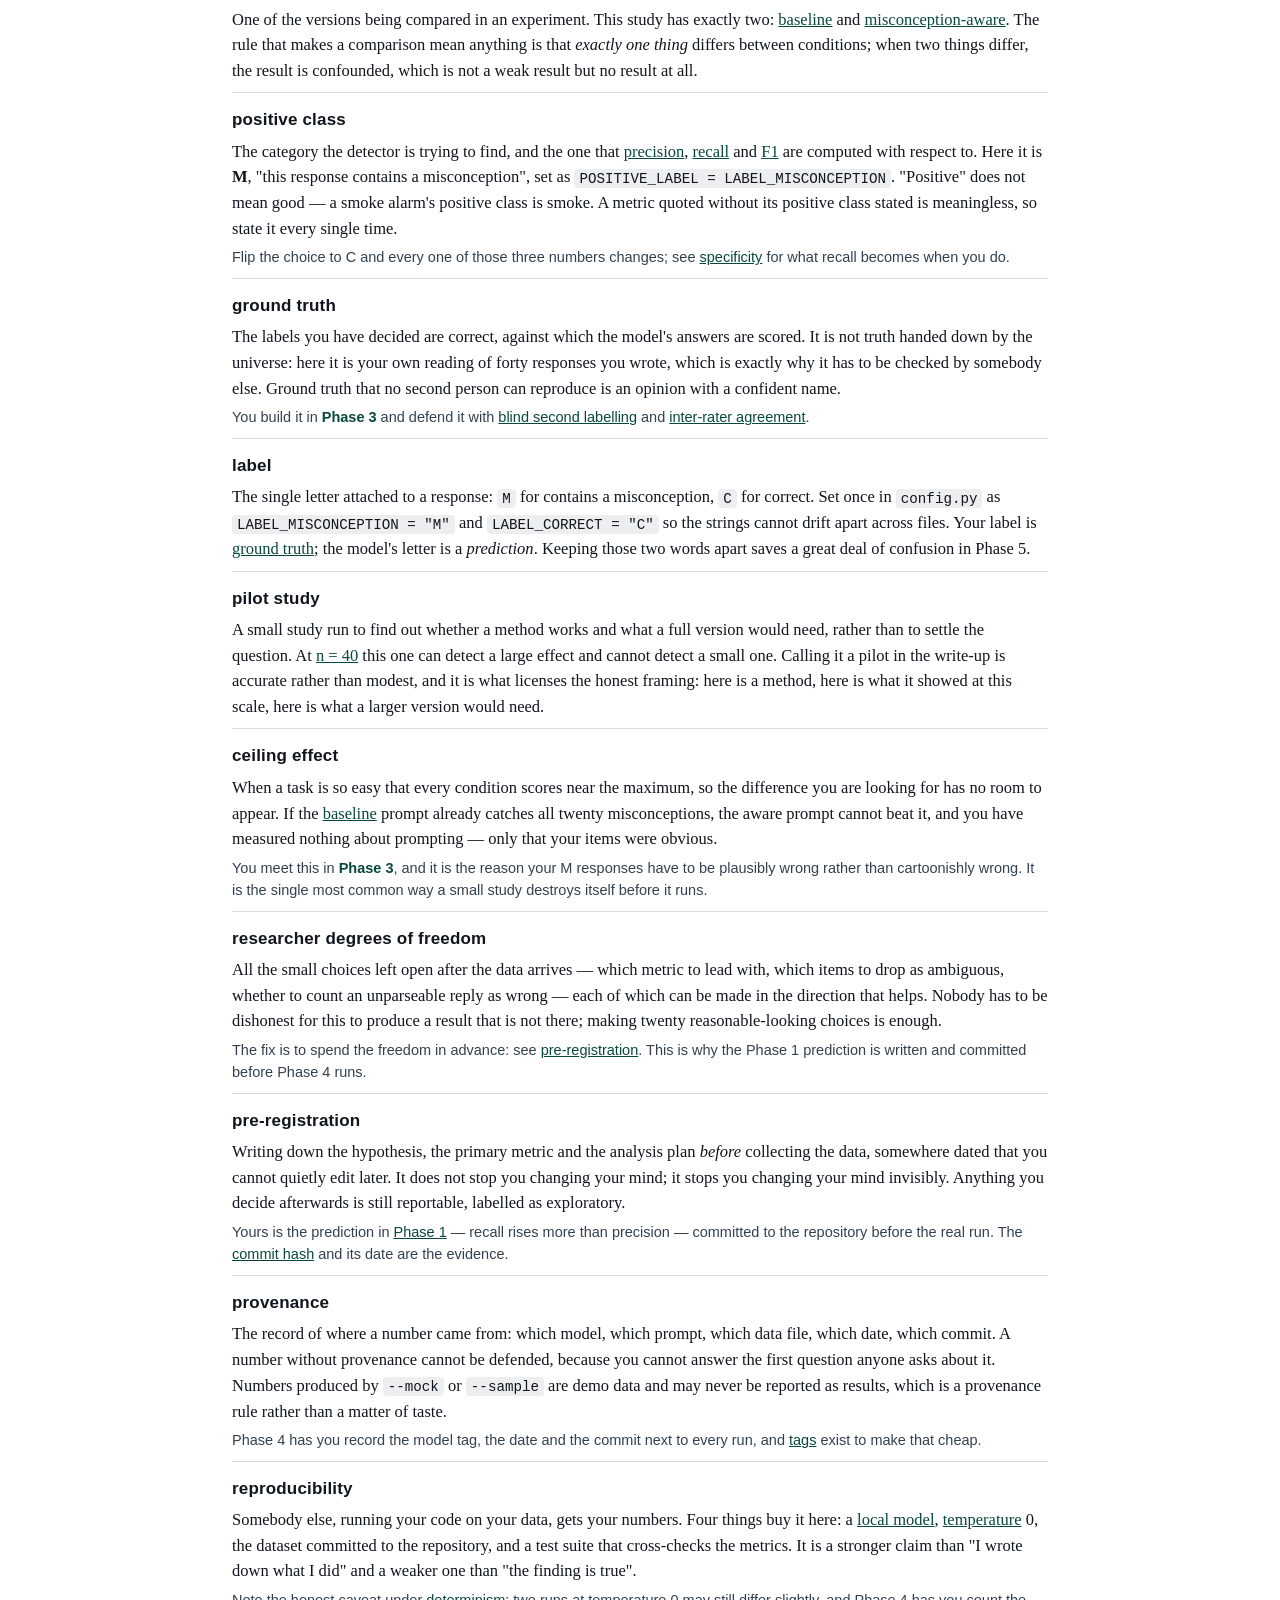
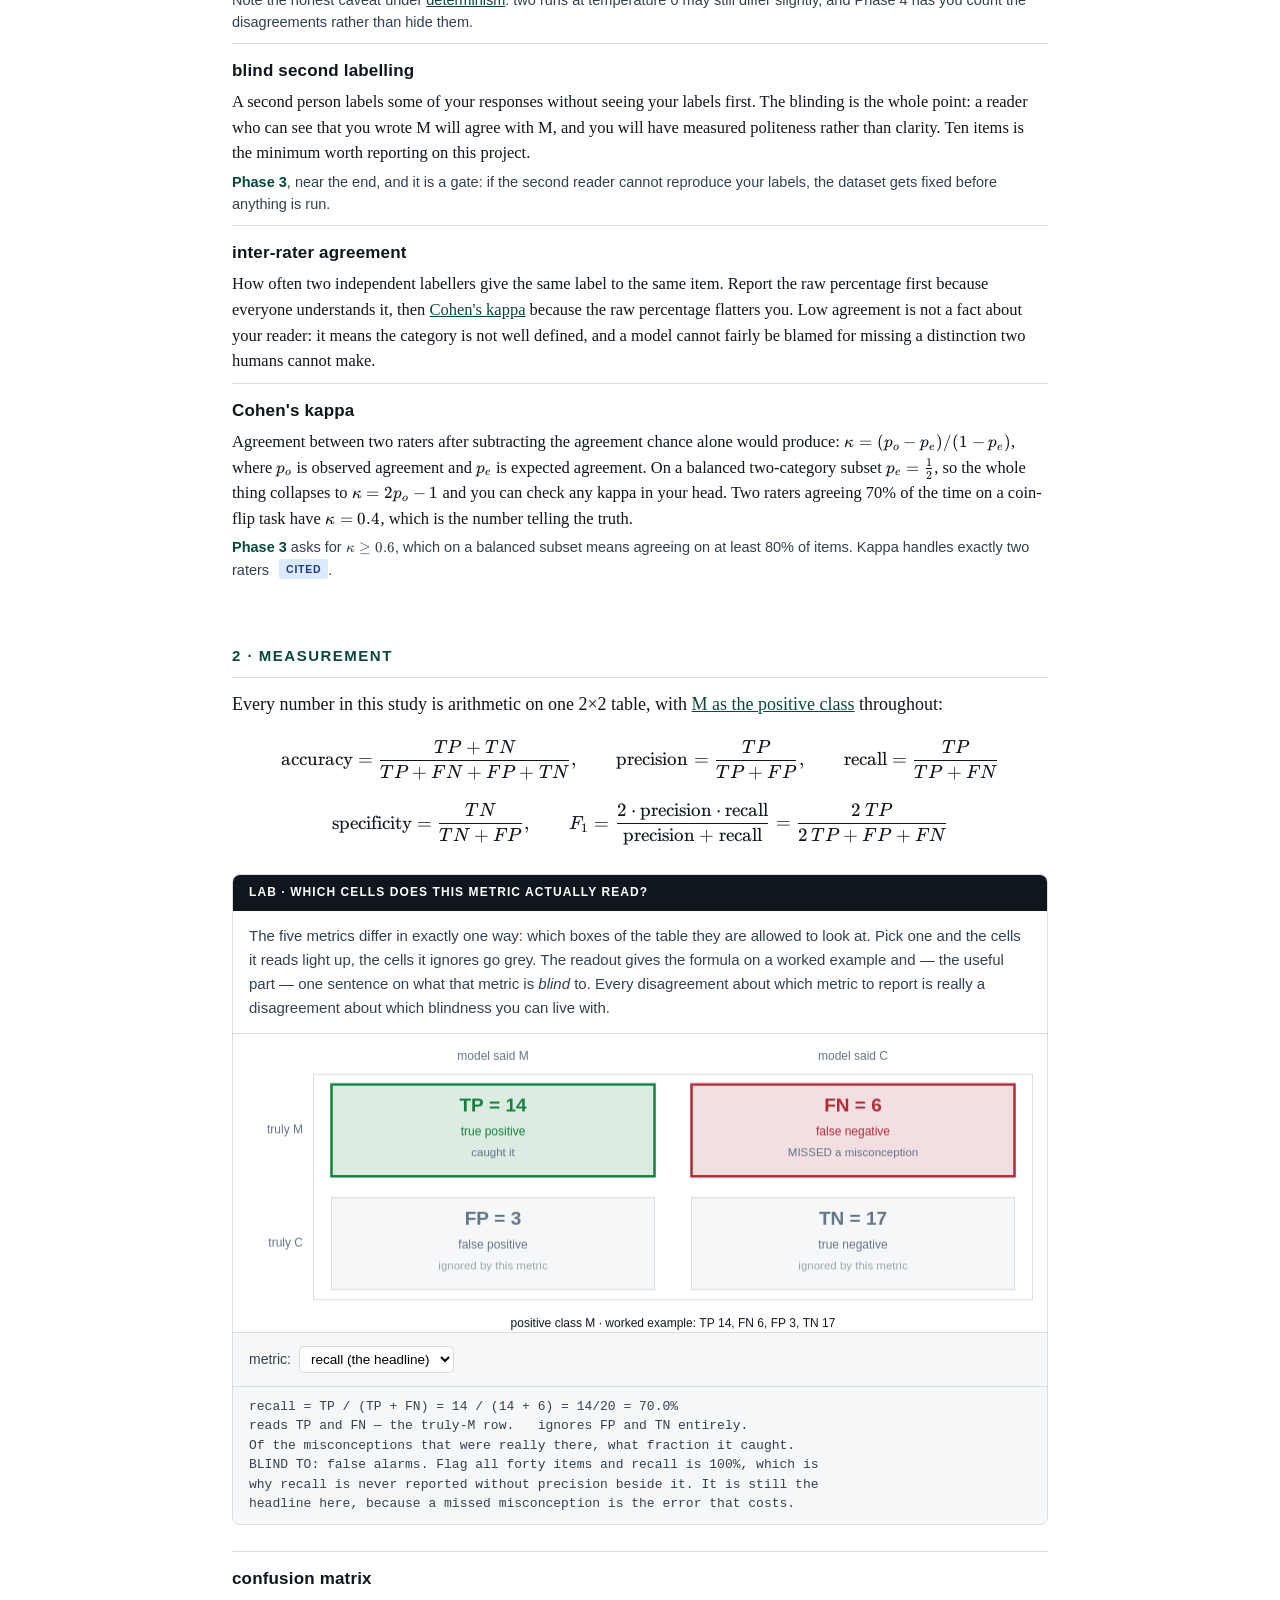
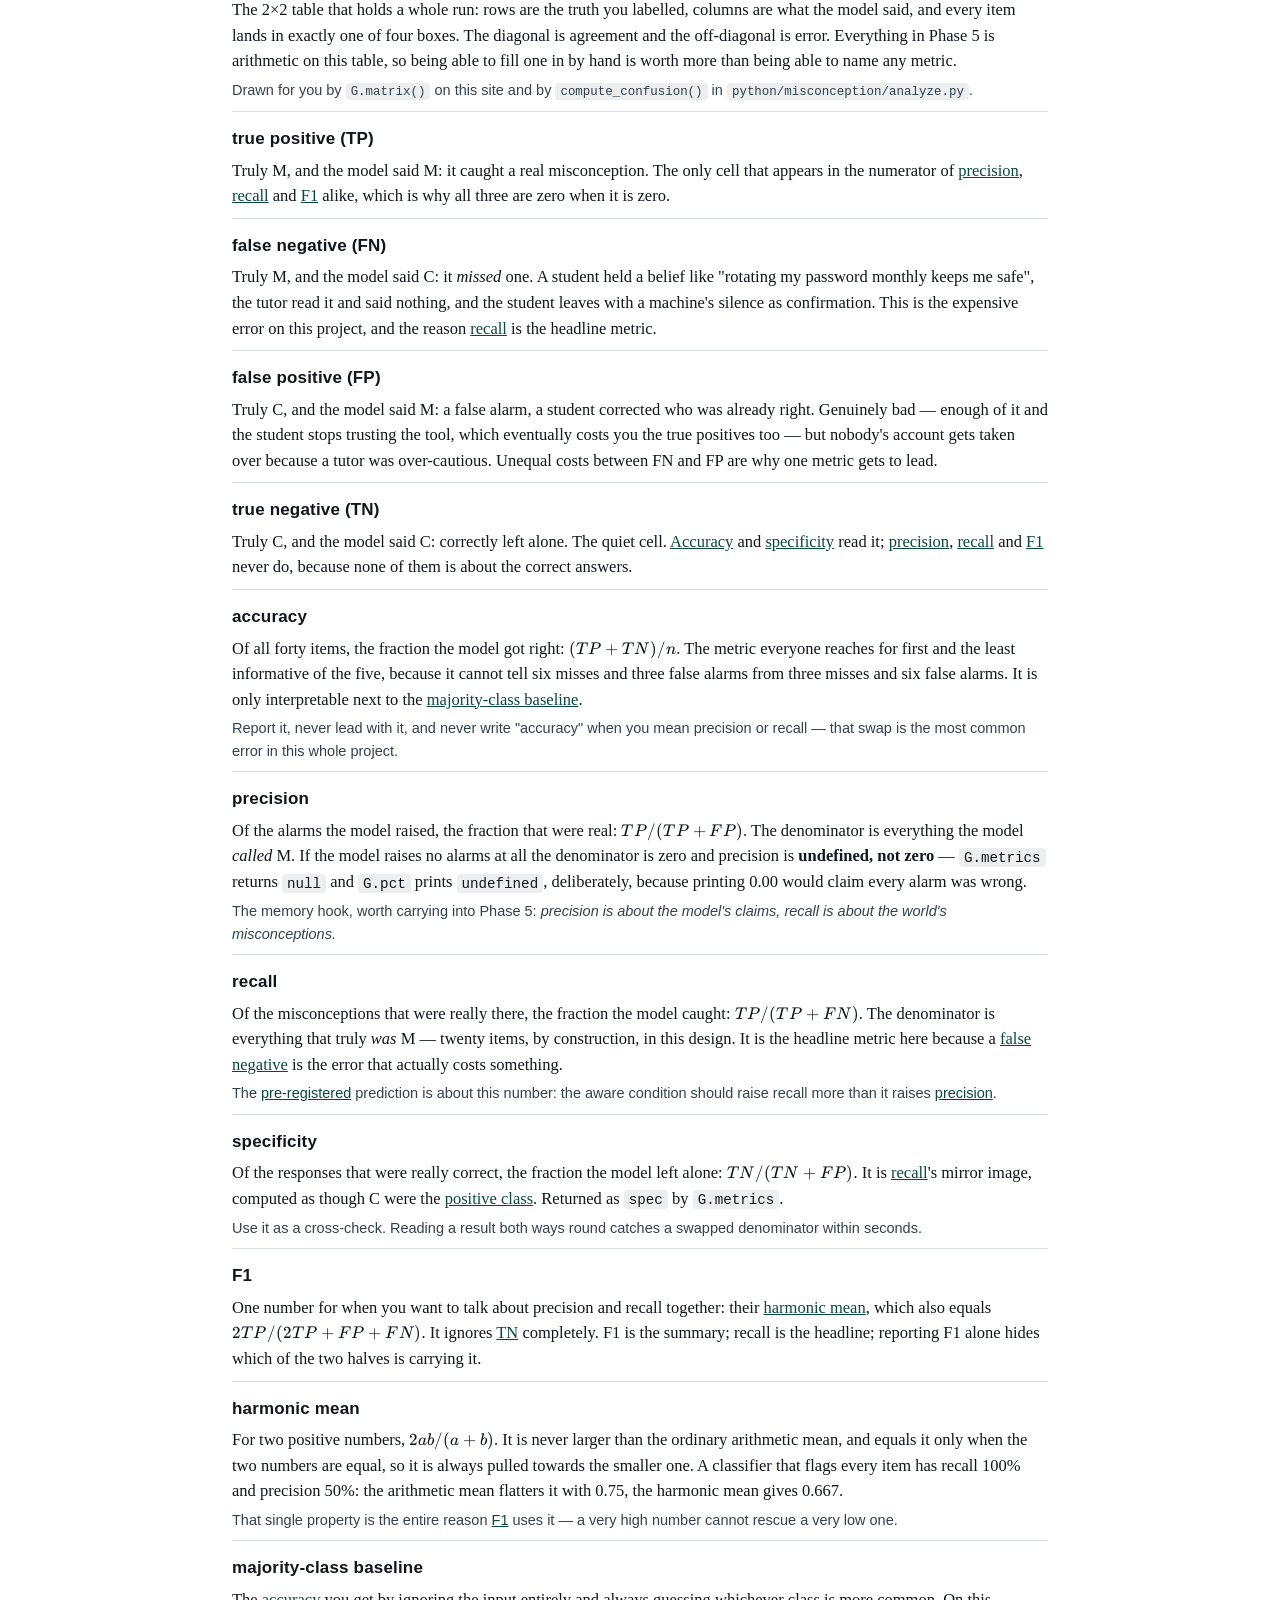
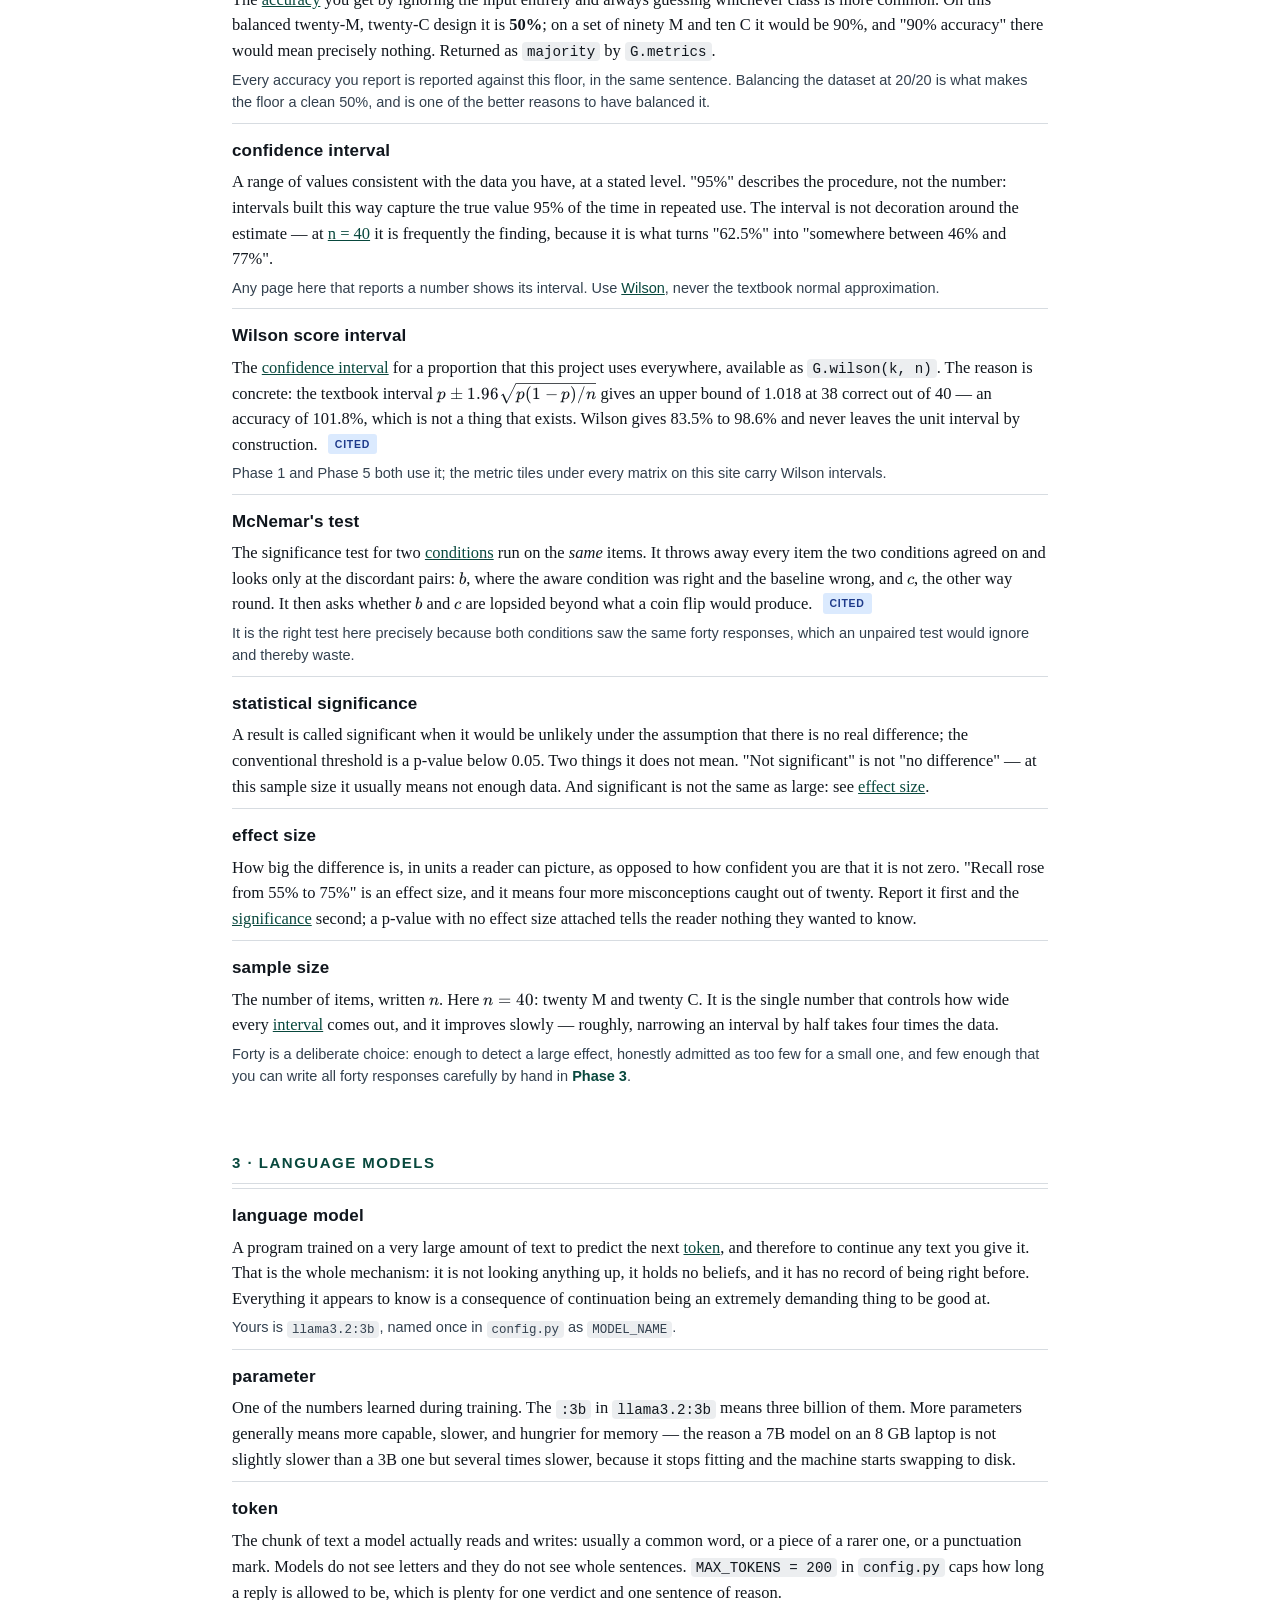
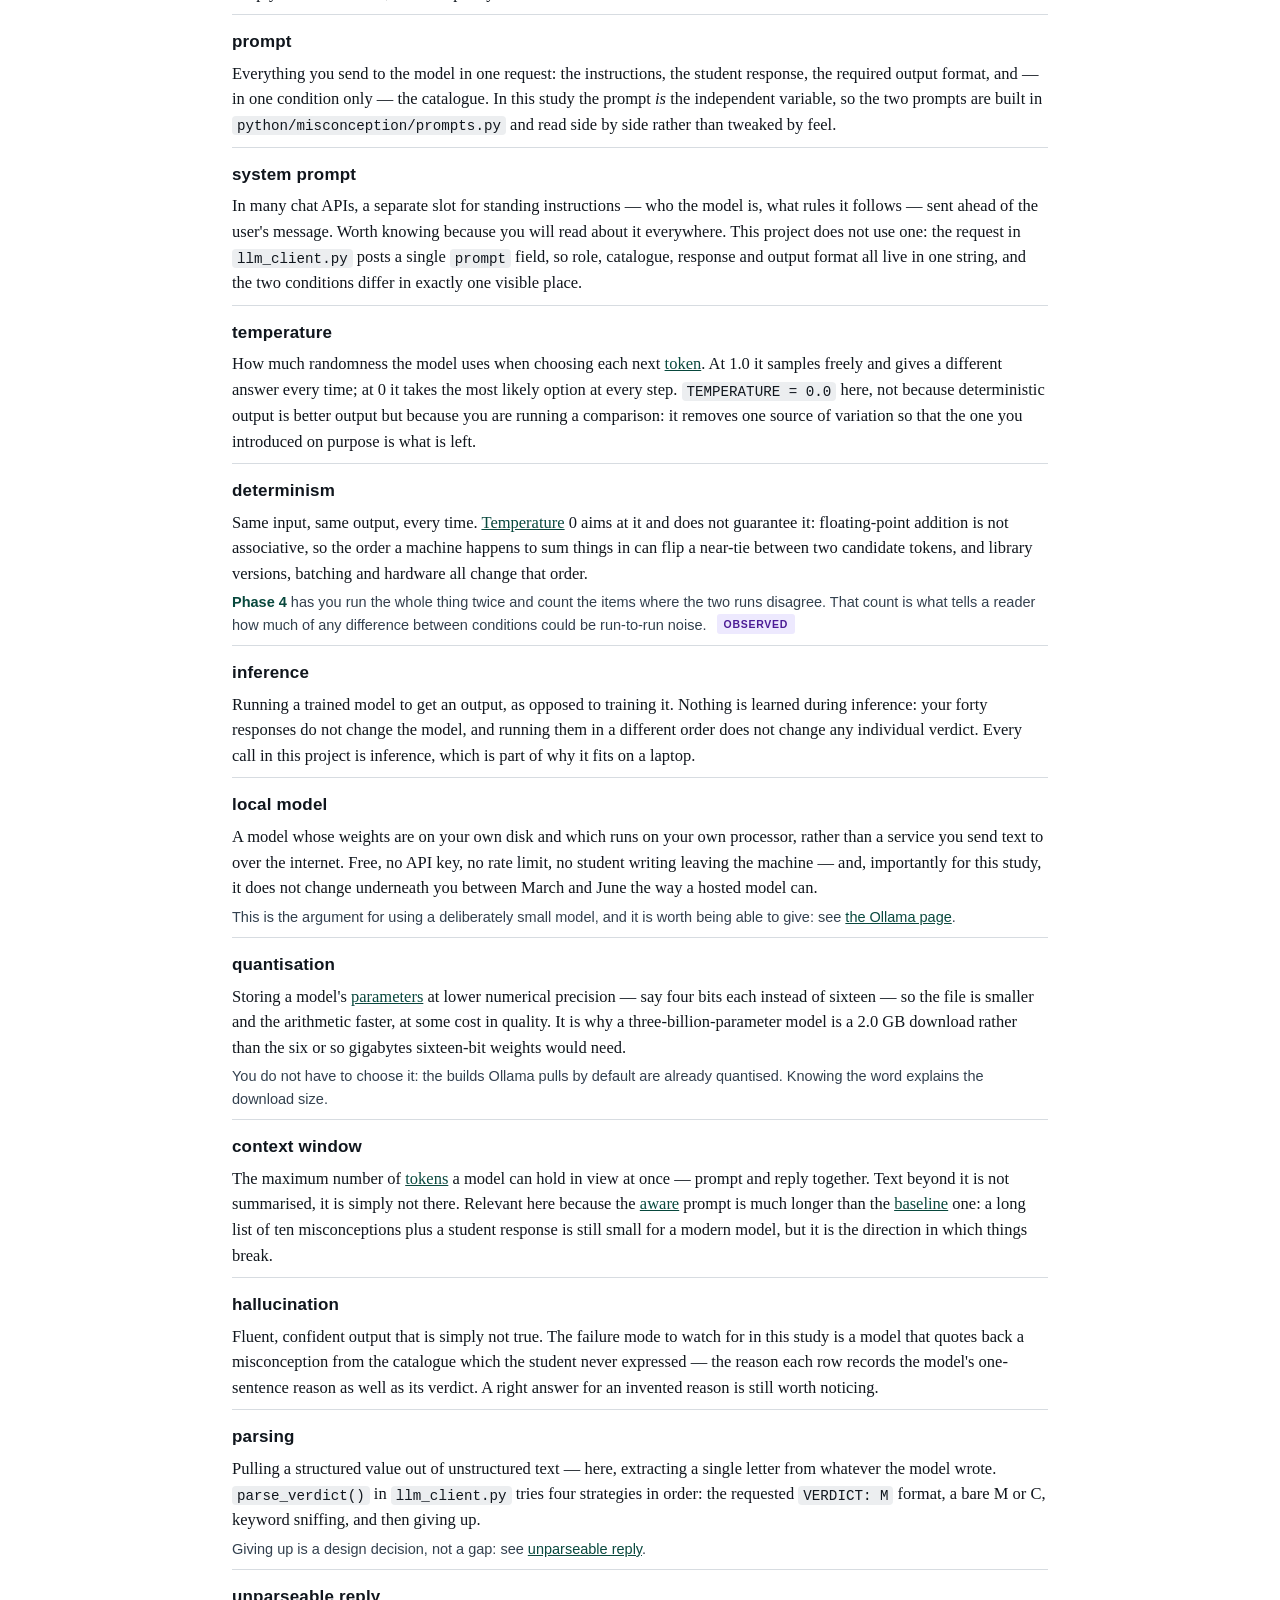
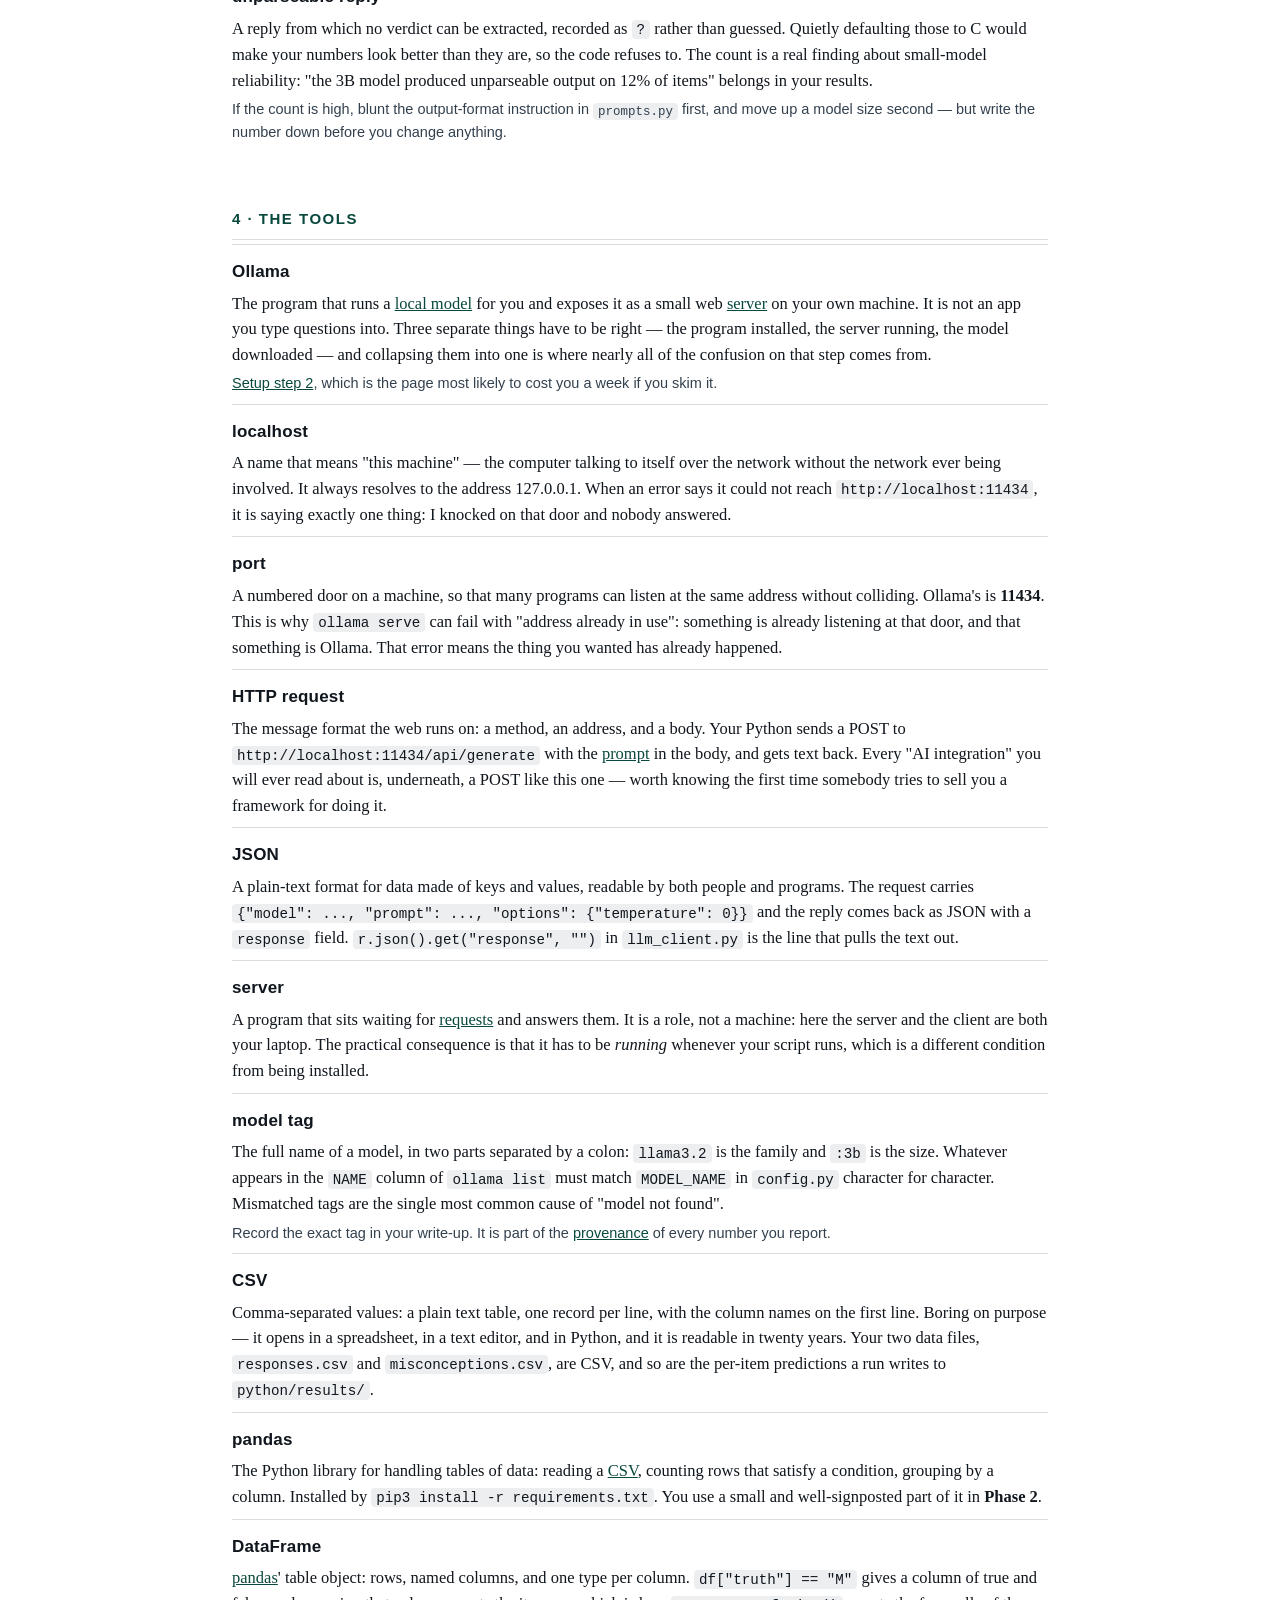
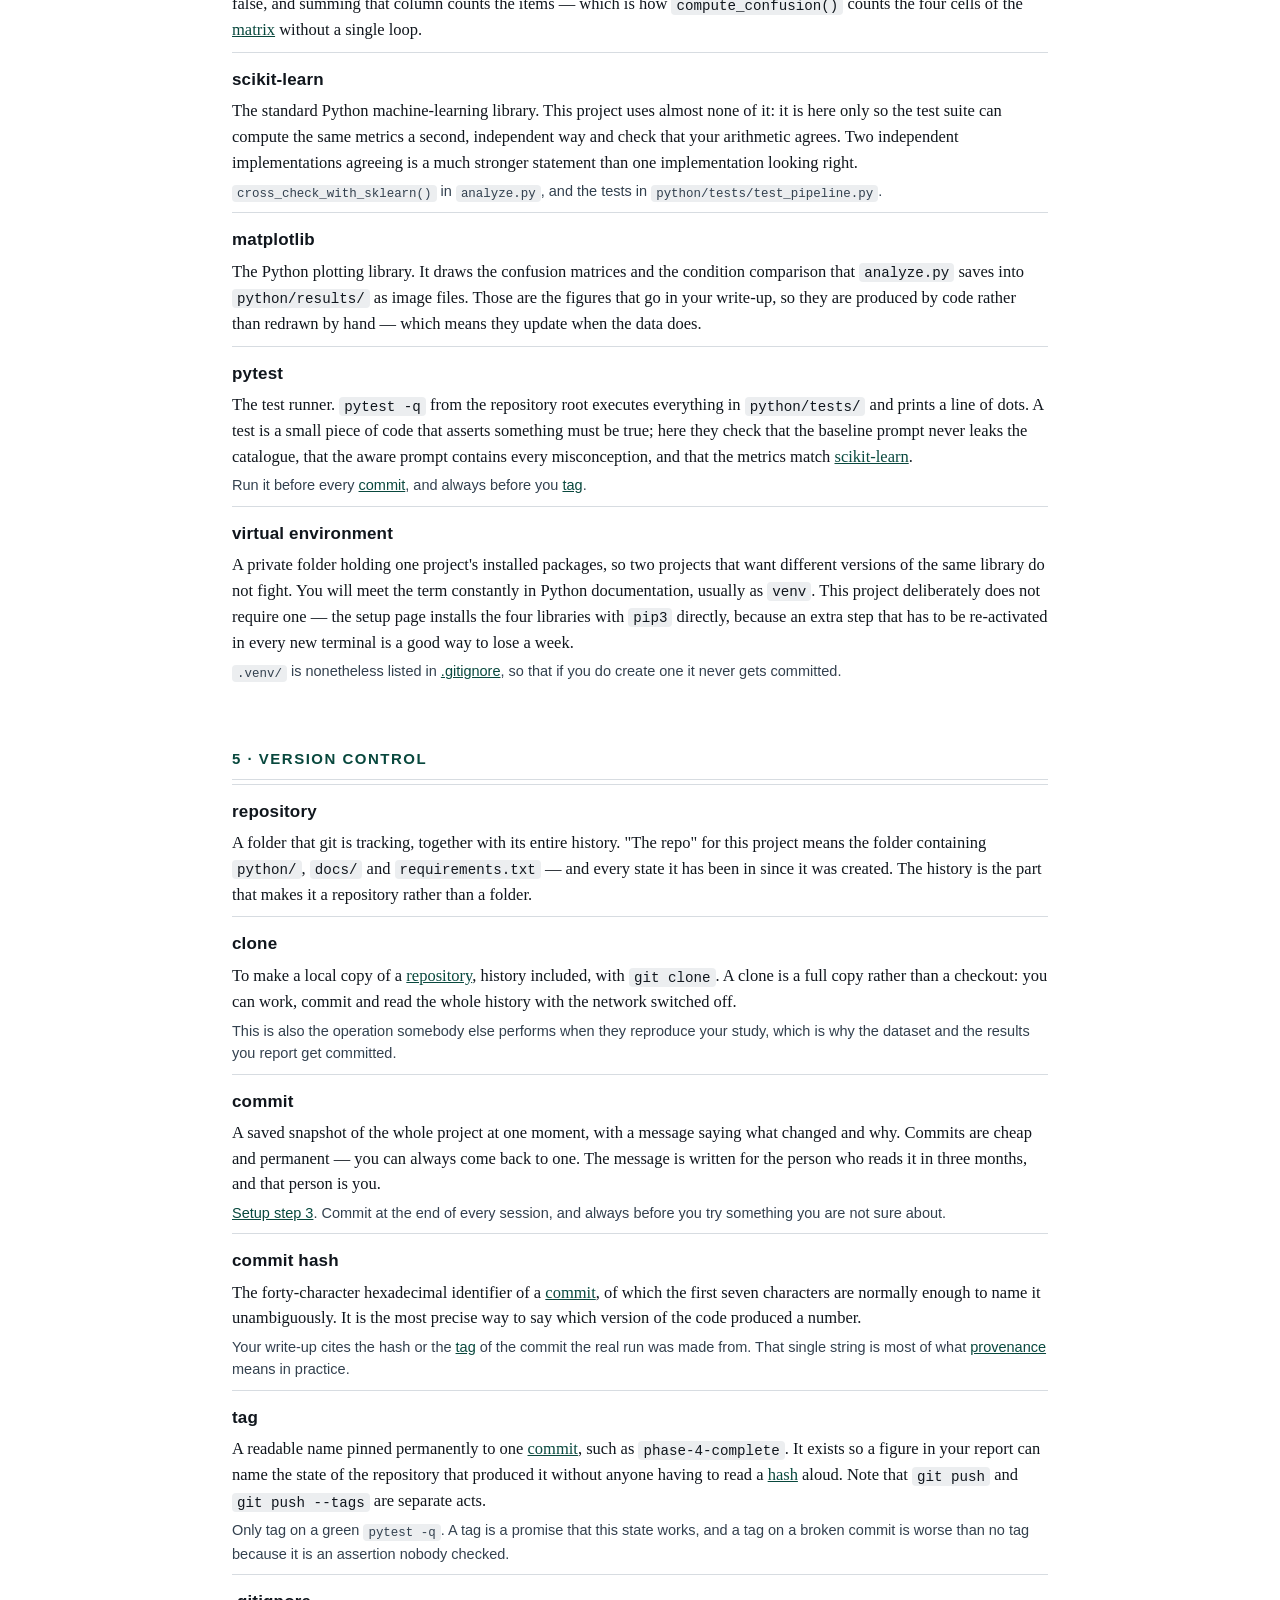
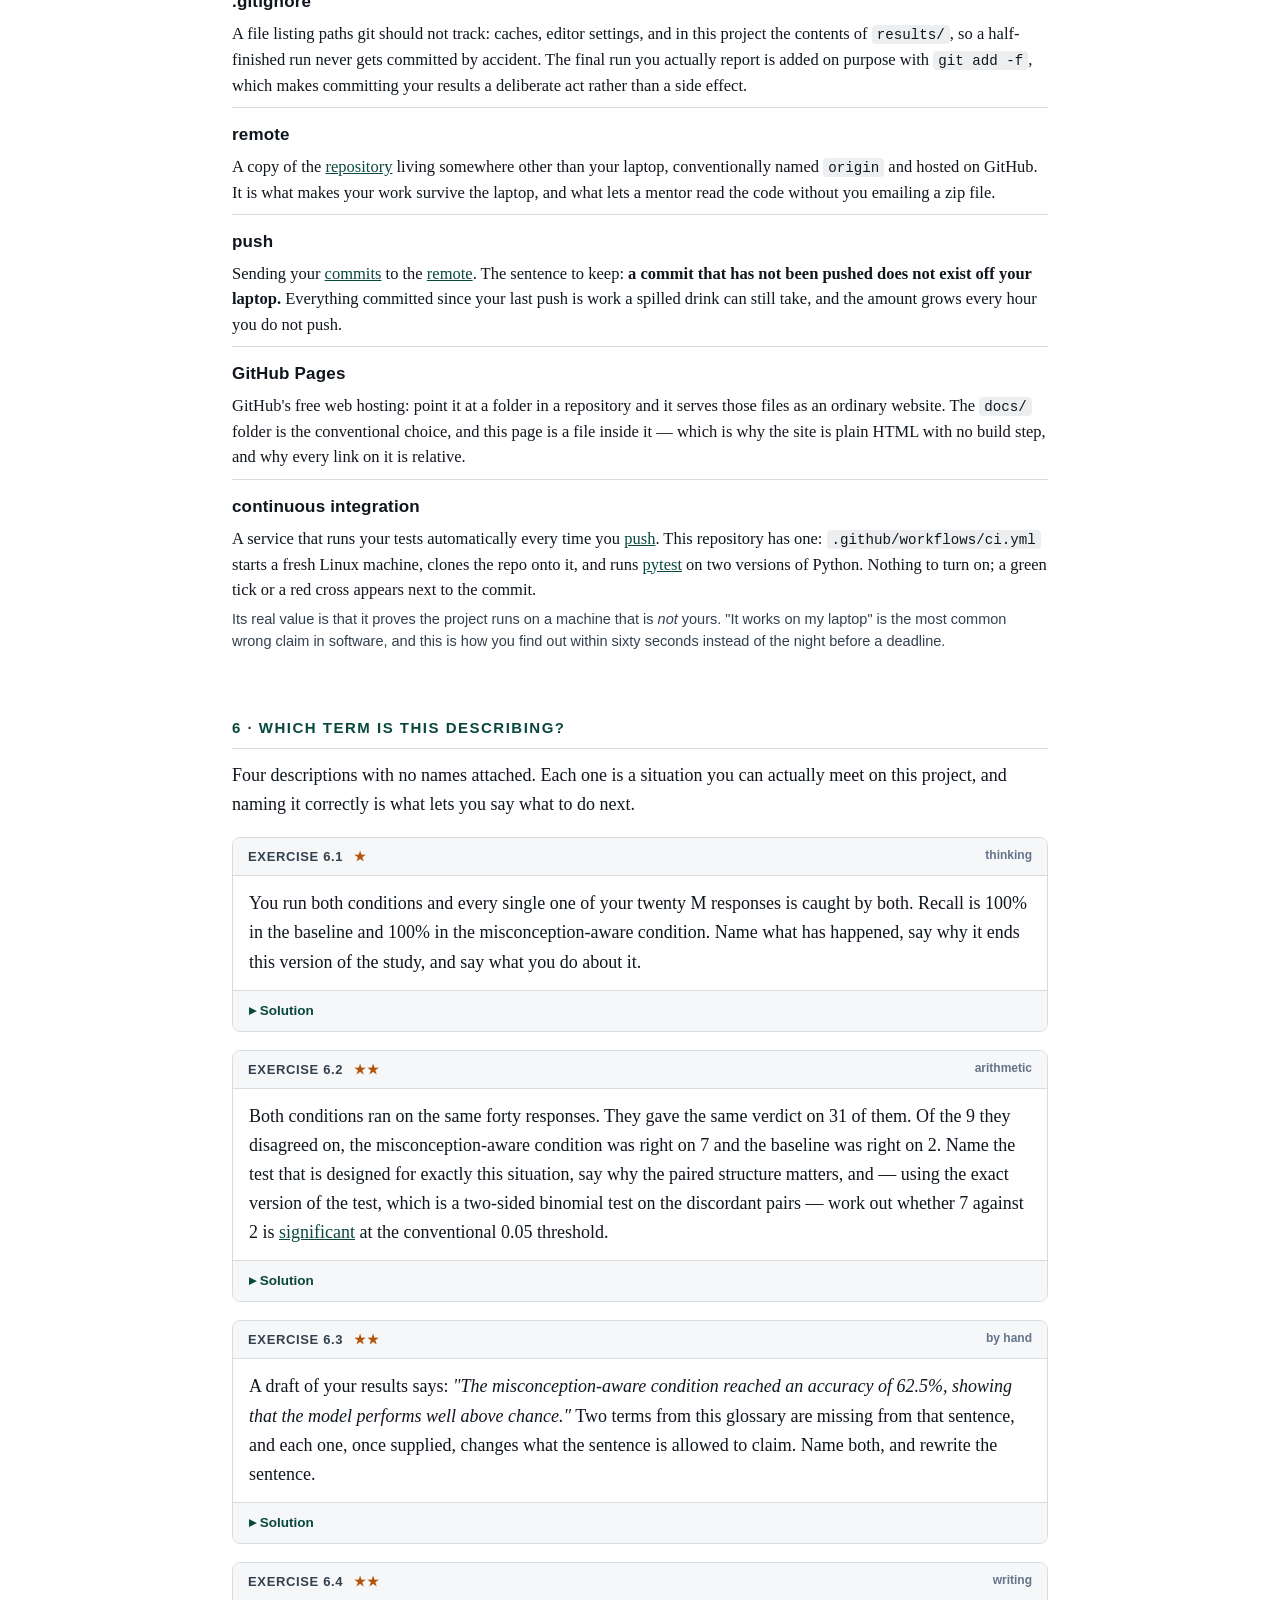
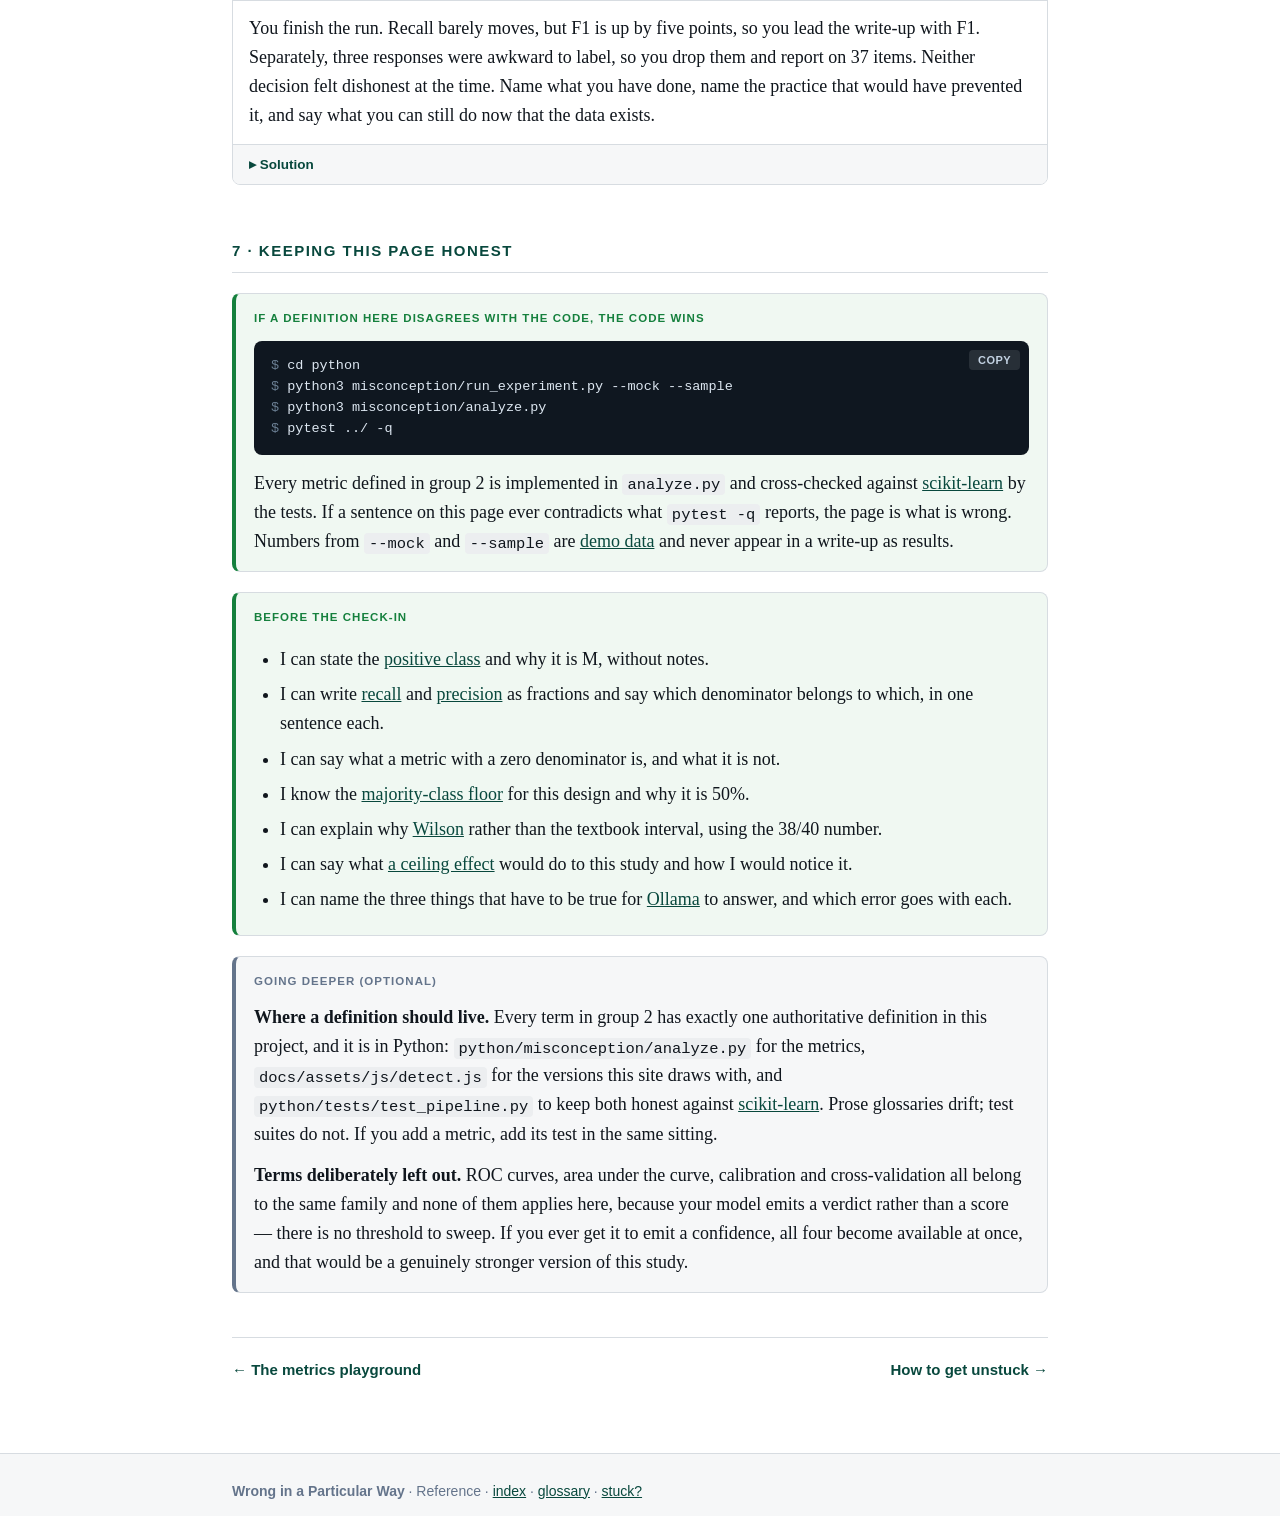
<file: docs/extras/glossary.html>
<!DOCTYPE html>
<html lang="en">
<head>
<meta charset="utf-8">
<meta name="viewport" content="width=device-width, initial-scale=1">
<title>Glossary — Wrong in a Particular Way</title>
<link rel="stylesheet" href="../assets/vendor/katex/katex.min.css">
<link rel="stylesheet" href="../assets/css/style.css">
<script src="../assets/vendor/katex/katex.min.js"></script>
<script src="../assets/vendor/katex/auto-render.min.js"></script>
<script src="../assets/js/detect.js"></script>
<style>
/* Glossary-only components. The shared stylesheet is identical across the
   SenSym project sites and is not edited from a single page. */
.gsearch {
  position: sticky; top: 0; z-index: 20;
  background: var(--paper); border-bottom: 1px solid var(--line);
  padding: 13px 0 11px; margin: 24px 0 0;
}
.gsearch input {
  width: 100%; font-family: var(--sans); font-size: 16px; color: var(--ink);
  padding: 10px 13px; border: 1px solid var(--line);
  border-radius: var(--radius); background: var(--wash);
}
.gsearch input:focus {
  outline: 2px solid var(--accent); outline-offset: -1px; background: var(--paper);
}
.gcount { font-family: var(--sans); font-size: 13px; color: var(--muted); margin: 8px 0 0; }
.gjump {
  display: flex; flex-wrap: wrap; gap: 8px; margin: 9px 0 0;
  font-family: var(--sans); font-size: 13.5px;
}
.gjump a {
  text-decoration: none; border: 1px solid var(--line); border-radius: 999px;
  padding: 4px 12px; color: var(--ink-2); background: var(--paper);
}
.gjump a:hover { border-color: var(--accent); color: var(--accent-d); }
.ggroup h2 { scroll-margin-top: 96px; }
.gentry {
  border-top: 1px solid var(--line);
  padding: 13px 0 4px; scroll-margin-top: 104px;
}
.gentry h3 {
  font-family: var(--sans); font-size: 17px; font-weight: 700;
  margin: 0 0 3px; letter-spacing: 0.01em; color: var(--ink);
}
.gentry p { margin: 5px 0; font-size: 16.5px; line-height: 1.55; }
.gentry .where { font-family: var(--sans); font-size: 14.5px; color: var(--ink-2); }
.gentry .where b { color: var(--accent-d); font-weight: 700; }
.gempty {
  font-family: var(--sans); font-size: 15px; color: var(--muted);
  border: 1px dashed var(--line); border-radius: var(--radius);
  padding: 18px; margin: 22px 0; text-align: center;
}
.ghide { display: none !important; }
</style>
</head>
<body>

<header class="site">
  <div class="wrap">
    <div class="crumbs"><a href="../index.html">Wrong in a Particular Way</a> · Reference</div>
    <div class="badges"><span class="badge">Reference</span><span class="badge win">Win: you can say any of these out loud</span></div>
    <h1 class="chapter-title">Glossary</h1>
    <p class="chapter-sub">Every term this project uses, defined once, with the place you meet it.</p>
  </div>
</header>

<main class="wrap">

<p class="lede">This page exists so that no word on this site is ever a word you nodded past.
Seventy-two terms in five groups, each defined in a few sentences and — where it applies —
pinned to the exact place in the project where you meet it. Type in the box to filter; the
groups are ordered so that reading one straight through makes sense, which is why they are not
alphabetical.</p>

<div class="objectives">
  <h3>How to use this page</h3>
  <ul>
    <li>Search first. Typing three letters is faster than scrolling, and the filter matches the definitions as well as the headwords.</li>
    <li>Follow the cross-references. Almost every term here only means something next to another one, and clicking a link clears the filter for you.</li>
    <li>Read a whole group before a check-in. <em>Measurement</em> before Phase 5, <em>The study</em> before Phase 1, <em>Version control</em> before you first push.</li>
    <li>Use the metric lab in group 2 whenever you catch yourself unsure which cells a metric reads. It is faster than re-deriving it.</li>
    <li>Say the definition out loud in your own words. If it will not come out as a sentence, you have not got it yet, and that is worth ten minutes now rather than an hour on a call.</li>
    <li>Treat anything marked <span class="status cited">cited</span> as a result from the literature that this project uses rather than establishes.</li>
  </ul>
</div>

<div class="gsearch">
  <input type="search" id="gq" placeholder="Search 72 terms — try recall, kappa, port, tag…"
         autocomplete="off" spellcheck="false" aria-label="Filter glossary terms">
  <p class="gcount" id="gcount">Showing all 72 entries.</p>
  <div class="gjump">
    <a href="#g-study">1 · The study</a>
    <a href="#g-measure">2 · Measurement</a>
    <a href="#g-models">3 · Language models</a>
    <a href="#g-tools">4 · The tools</a>
    <a href="#g-git">5 · Version control</a>
  </div>
</div>

<p class="gempty ghide" id="gnone">Nothing matches that. Try a shorter word — the filter is a
plain substring match, so <code>recal</code> finds recall but <code>recalls</code> finds
nothing.</p>

<!-- ============================ 1 · THE STUDY ============================ -->
<section class="ggroup" id="g-study">
<h2>1 · The study</h2>

<div class="gentry" id="t-misconception">
  <h3>misconception</h3>
  <p>A wrong belief that is stable, confident and shared by many people — not a slip of the pen
  but a rule someone has built and applies consistently. "Changing my password every month keeps
  me safe" is a misconception; typing your password into the username box is a mistake. The
  difference matters because a misconception is predictable, and anything predictable can be
  catalogued and looked for.</p>
  <p class="where">In this project: ten of them live in
  <code>python/data/misconceptions.csv</code>. You meet them in <b>Phase 3</b>, where you write
  two <a href="#t-label">M</a> and two C responses for each.</p>
</div>

<div class="gentry" id="t-mis-aware">
  <h3>misconception-aware prompting</h3>
  <p>Handing the model the catalogue of known misconceptions inside the
  <a href="#t-prompt">prompt</a>, before asking it to judge a response. It is the whole
  intervention this study tests, and it is named <code>misconception_aware</code> in
  <code>CONDITIONS</code>. The idea being tested is that naming a failure mode helps a model
  notice that failure mode — which would show up as <a href="#t-recall">recall</a> rising more
  than <a href="#t-precision">precision</a>.</p>
  <p class="where">You meet this in <b>Phase 1</b>, where the two prompts are set side by side
  and every difference between them is listed.</p>
</div>

<div class="gentry" id="t-baseline">
  <h3>baseline condition</h3>
  <p>The arm you compare against: same model, same temperature, same forty responses, same
  output format, but a prompt that never mentions any specific misconception. It stands in for
  an ordinary chatbot. Without it, "recall was 70%" is a number with nothing to be measured
  against, and therefore not a result.</p>
  <p class="where">Named <code>baseline</code> in <code>config.py</code>. A test called
  <code>test_baseline_prompt_does_not_leak_the_misconception_list</code> in
  <code>python/tests/test_pipeline.py</code> checks that the plain condition really is plain.</p>
</div>

<div class="gentry" id="t-condition">
  <h3>condition</h3>
  <p>One of the versions being compared in an experiment. This study has exactly two:
  <a href="#t-baseline">baseline</a> and <a href="#t-mis-aware">misconception-aware</a>. The
  rule that makes a comparison mean anything is that <em>exactly one thing</em> differs between
  conditions; when two things differ, the result is confounded, which is not a weak result but
  no result at all.</p>
</div>

<div class="gentry" id="t-positive-class">
  <h3>positive class</h3>
  <p>The category the detector is trying to find, and the one that
  <a href="#t-precision">precision</a>, <a href="#t-recall">recall</a> and <a href="#t-f1">F1</a>
  are computed with respect to. Here it is <strong>M</strong>, "this response contains a
  misconception", set as <code>POSITIVE_LABEL = LABEL_MISCONCEPTION</code>. "Positive" does not
  mean good — a smoke alarm's positive class is smoke. A metric quoted without its positive
  class stated is meaningless, so state it every single time.</p>
  <p class="where">Flip the choice to C and every one of those three numbers changes; see
  <a href="#t-specificity">specificity</a> for what recall becomes when you do.</p>
</div>

<div class="gentry" id="t-ground-truth">
  <h3>ground truth</h3>
  <p>The labels you have decided are correct, against which the model's answers are scored. It
  is not truth handed down by the universe: here it is your own reading of forty responses you
  wrote, which is exactly why it has to be checked by somebody else. Ground truth that no second
  person can reproduce is an opinion with a confident name.</p>
  <p class="where">You build it in <b>Phase 3</b> and defend it with
  <a href="#t-blind">blind second labelling</a> and
  <a href="#t-agreement">inter-rater agreement</a>.</p>
</div>

<div class="gentry" id="t-label">
  <h3>label</h3>
  <p>The single letter attached to a response: <code>M</code> for contains a misconception,
  <code>C</code> for correct. Set once in <code>config.py</code> as
  <code>LABEL_MISCONCEPTION = "M"</code> and <code>LABEL_CORRECT = "C"</code> so the strings
  cannot drift apart across files. Your label is <a href="#t-ground-truth">ground truth</a>; the
  model's letter is a <em>prediction</em>. Keeping those two words apart saves a great deal of
  confusion in Phase 5.</p>
</div>

<div class="gentry" id="t-pilot">
  <h3>pilot study</h3>
  <p>A small study run to find out whether a method works and what a full version would need,
  rather than to settle the question. At <a href="#t-n">n = 40</a> this one can detect a large
  effect and cannot detect a small one. Calling it a pilot in the write-up is accurate rather
  than modest, and it is what licenses the honest framing: here is a method, here is what it
  showed at this scale, here is what a larger version would need.</p>
</div>

<div class="gentry" id="t-ceiling">
  <h3>ceiling effect</h3>
  <p>When a task is so easy that every condition scores near the maximum, so the difference you
  are looking for has no room to appear. If the <a href="#t-baseline">baseline</a> prompt already
  catches all twenty misconceptions, the aware prompt cannot beat it, and you have measured
  nothing about prompting — only that your items were obvious.</p>
  <p class="where">You meet this in <b>Phase 3</b>, and it is the reason your M responses have to
  be plausibly wrong rather than cartoonishly wrong. It is the single most common way a small
  study destroys itself before it runs.</p>
</div>

<div class="gentry" id="t-rdf">
  <h3>researcher degrees of freedom</h3>
  <p>All the small choices left open after the data arrives — which metric to lead with, which
  items to drop as ambiguous, whether to count an unparseable reply as wrong — each of which can
  be made in the direction that helps. Nobody has to be dishonest for this to produce a result
  that is not there; making twenty reasonable-looking choices is enough.</p>
  <p class="where">The fix is to spend the freedom in advance: see
  <a href="#t-prereg">pre-registration</a>. This is why the Phase 1 prediction is written and
  committed before Phase 4 runs.</p>
</div>

<div class="gentry" id="t-prereg">
  <h3>pre-registration</h3>
  <p>Writing down the hypothesis, the primary metric and the analysis plan <em>before</em>
  collecting the data, somewhere dated that you cannot quietly edit later. It does not stop you
  changing your mind; it stops you changing your mind invisibly. Anything you decide afterwards
  is still reportable, labelled as exploratory.</p>
  <p class="where">Yours is the prediction in
  <a href="../phases/phase-1-design.html">Phase 1</a> — recall rises more than precision —
  committed to the repository before the real run. The
  <a href="#t-hash">commit hash</a> and its date are the evidence.</p>
</div>

<div class="gentry" id="t-provenance">
  <h3>provenance</h3>
  <p>The record of where a number came from: which model, which prompt, which data file, which
  date, which commit. A number without provenance cannot be defended, because you cannot answer
  the first question anyone asks about it. Numbers produced by <code>--mock</code> or
  <code>--sample</code> are demo data and may never be reported as results, which is a
  provenance rule rather than a matter of taste.</p>
  <p class="where">Phase 4 has you record the model tag, the date and the commit next to every
  run, and <a href="#t-tag">tags</a> exist to make that cheap.</p>
</div>

<div class="gentry" id="t-repro">
  <h3>reproducibility</h3>
  <p>Somebody else, running your code on your data, gets your numbers. Four things buy it here:
  a <a href="#t-local">local model</a>, <a href="#t-temperature">temperature</a> 0, the dataset
  committed to the repository, and a test suite that cross-checks the metrics. It is a stronger
  claim than "I wrote down what I did" and a weaker one than "the finding is true".</p>
  <p class="where">Note the honest caveat under <a href="#t-determinism">determinism</a>: two
  runs at temperature 0 may still differ slightly, and Phase 4 has you count the disagreements
  rather than hide them.</p>
</div>

<div class="gentry" id="t-blind">
  <h3>blind second labelling</h3>
  <p>A second person labels some of your responses without seeing your labels first. The
  blinding is the whole point: a reader who can see that you wrote M will agree with M, and you
  will have measured politeness rather than clarity. Ten items is the minimum worth reporting on
  this project.</p>
  <p class="where"><b>Phase 3</b>, near the end, and it is a gate: if the second reader cannot
  reproduce your labels, the dataset gets fixed before anything is run.</p>
</div>

<div class="gentry" id="t-agreement">
  <h3>inter-rater agreement</h3>
  <p>How often two independent labellers give the same label to the same item. Report the raw
  percentage first because everyone understands it, then <a href="#t-kappa">Cohen's kappa</a>
  because the raw percentage flatters you. Low agreement is not a fact about your reader: it
  means the category is not well defined, and a model cannot fairly be blamed for missing a
  distinction two humans cannot make.</p>
</div>

<div class="gentry" id="t-kappa">
  <h3>Cohen's kappa</h3>
  <p>Agreement between two raters after subtracting the agreement chance alone would produce:
  \(\kappa = (p_o - p_e)/(1 - p_e)\), where \(p_o\) is observed agreement and \(p_e\) is expected
  agreement. On a balanced two-category subset \(p_e = \tfrac12\), so the whole thing collapses
  to \(\kappa = 2p_o - 1\) and you can check any kappa in your head. Two raters agreeing 70% of
  the time on a coin-flip task have \(\kappa = 0.4\), which is the number telling the truth.</p>
  <p class="where"><b>Phase 3</b> asks for \(\kappa \geq 0.6\), which on a balanced subset means
  agreeing on at least 80% of items. Kappa handles exactly two raters
  <span class="status cited">cited</span>.</p>
</div>
</section>

<!-- ============================ 2 · MEASUREMENT ============================ -->
<section class="ggroup" id="g-measure">
<h2>2 · Measurement</h2>

<p>Every number in this study is arithmetic on one 2&times;2 table, with
<a href="#t-positive-class">M as the positive class</a> throughout:</p>

$$\text{accuracy} = \frac{TP + TN}{TP + FN + FP + TN}, \qquad
  \text{precision} = \frac{TP}{TP + FP}, \qquad
  \text{recall} = \frac{TP}{TP + FN}$$

$$\text{specificity} = \frac{TN}{TN + FP}, \qquad
  F_1 = \frac{2 \cdot \text{precision} \cdot \text{recall}}{\text{precision} + \text{recall}}
      = \frac{2\,TP}{2\,TP + FP + FN}$$

<div class="lab">
  <div class="lab-title">Lab · which cells does this metric actually read?</div>
  <p class="lab-desc">The five metrics differ in exactly one way: which boxes of the table they
  are allowed to look at. Pick one and the cells it reads light up, the cells it ignores go
  grey. The readout gives the formula on a worked example and — the useful part — one sentence
  on what that metric is <em>blind</em> to. Every disagreement about which metric to report is
  really a disagreement about which blindness you can live with.</p>
  <canvas id="cells" height="300"></canvas>
  <div class="controls" id="cellsctl"></div>
  <div class="readout" id="cellsout"></div>
</div>

<script>
G.lab(function () {
  /* One fixed example matrix, the same one used in Phase 1 so the arithmetic
     is already familiar: of twenty truly-M items the model caught fourteen,
     and of twenty truly-C items it wrongly flagged three. */
  var CM = { tp: 14, fn: 6, fp: 3, tn: 17 };
  var M = G.metrics(CM);

  var CELL = {
    tp: { x: 0, y: 1, name: 'TP', full: 'true positive',  sub: 'caught it',           col: G.COL.green },
    fn: { x: 1, y: 1, name: 'FN', full: 'false negative', sub: 'MISSED a misconception', col: G.COL.rose },
    fp: { x: 0, y: 0, name: 'FP', full: 'false positive', sub: 'false alarm',         col: G.COL.amber },
    tn: { x: 1, y: 0, name: 'TN', full: 'true negative',  sub: 'correctly left alone', col: G.COL.green }
  };

  var USES = {
    recall:      ['tp', 'fn'],
    precision:   ['tp', 'fp'],
    f1:          ['tp', 'fn', 'fp'],
    accuracy:    ['tp', 'fn', 'fp', 'tn'],
    specificity: ['tn', 'fp']
  };

  var TEXT = {
    recall:
      'recall = TP / (TP + FN) = 14 / (14 + 6) = 14/20 = ' + G.pct(M.rec) + '\n' +
      'reads TP and FN — the truly-M row.   ignores FP and TN entirely.\n' +
      'Of the misconceptions that were really there, what fraction it caught.\n' +
      'BLIND TO: false alarms. Flag all forty items and recall is 100%, which is\n' +
      'why recall is never reported without precision beside it. It is still the\n' +
      'headline here, because a missed misconception is the error that costs.',
    precision:
      'precision = TP / (TP + FP) = 14 / (14 + 3) = 14/17 = ' + G.pct(M.prec) + '\n' +
      'reads TP and FP — the model-said-M column.   ignores FN and TN.\n' +
      'Of the alarms it raised, what fraction were real.\n' +
      'BLIND TO: everything it walked straight past. A tutor that speaks once,\n' +
      'correctly, and stays silent for the other thirty-nine has precision 100%\n' +
      'and recall 5%. With no alarms at all precision is undefined, not zero.',
    f1:
      'F1 = 2TP / (2TP + FP + FN) = 28 / (28 + 3 + 6) = 28/37 = ' + G.pct(M.f1) + '\n' +
      'reads TP, FN and FP.   ignores TN.\n' +
      'The harmonic mean of precision and recall, pulled towards the smaller one.\n' +
      'BLIND TO: true negatives. F1 gives no credit at all for correctly leaving\n' +
      'a right answer alone, which is defensible when the positive class is the\n' +
      'rare and interesting one, and worth saying out loud rather than assuming.',
    accuracy:
      'accuracy = (TP + TN) / 40 = (14 + 17) / 40 = 31/40 = ' + G.pct(M.acc) + '\n' +
      'reads all four cells. Nothing is ignored — and that is the problem.\n' +
      'BLIND TO: WHICH kind of error. Six misses with three false alarms scores\n' +
      'exactly the same as three misses with six false alarms, and those are very\n' +
      'different tutors. It must also be read against the 50% majority-class floor\n' +
      'before it means anything at all.',
    specificity:
      'specificity = TN / (TN + FP) = 17 / (17 + 3) = 17/20 = ' + G.pct(M.spec) + '\n' +
      'reads TN and FP — the truly-C row.   ignores TP and FN.\n' +
      'Recall’s mirror image, computed with C as the positive class instead.\n' +
      'BLIND TO: everything about misconceptions. Report it as a cross-check: if\n' +
      'specificity and recall have swapped values against what you expected, you\n' +
      'have almost certainly swapped a denominator somewhere.'
  };

  var st = G.controls('cellsctl', [
    { k: 'metric', type: 'select', label: 'metric:',
      options: [['recall', 'recall (the headline)'],
                ['precision', 'precision'],
                ['f1', 'F1'],
                ['accuracy', 'accuracy'],
                ['specificity', 'specificity']],
      value: 'recall' }
  ], draw);

  function draw() {
    var el = document.getElementById('cells');
    if (!el || !el.clientWidth) return;          /* filtered out of view: leave it alone */
    var cv = G.canvas('cells'); if (!cv) return; /* re-measure inside draw, every time */

    var used = USES[st.metric];
    var fr = G.frame(cv.ctx, cv.w, cv.h, {
      xmin: 0, xmax: 2, ymin: 0, ymax: 2,
      margin: { left: 80, right: 14, top: 40, bottom: 32 }
    });
    fr.axes({ xticks: 0, yticks: 0, grid: false,
              xlabel: 'positive class M · worked example: TP 14, FN 6, FP 3, TN 17' });

    fr.text(0.5, 2, 'model said M', { color: G.COL.muted, align: 'center', dy: -11 });
    fr.text(1.5, 2, 'model said C', { color: G.COL.muted, align: 'center', dy: -11 });
    fr.text(0, 1.5, 'truly M', { color: G.COL.muted, align: 'right', dx: -10, baseline: 'middle' });
    fr.text(0, 0.5, 'truly C', { color: G.COL.muted, align: 'right', dx: -10, baseline: 'middle' });

    Object.keys(CELL).forEach(function (k) {
      var c = CELL[k], on = used.indexOf(k) !== -1;
      var col = on ? c.col : G.COL.line;
      var ink = on ? c.col : G.COL.muted;
      fr.rect(c.x + 0.05, c.y + 0.09, c.x + 0.95, c.y + 0.91,
              { fill: on ? c.col : G.COL.wash, alpha: on ? 0.15 : 0.9,
                stroke: col, width: on ? 2.5 : 1 });
      var mx = c.x + 0.5;
      fr.text(mx, c.y + 0.63, c.name + ' = ' + CM[k],
              { color: ink, align: 'center',
                font: 'bold 19px -apple-system, Segoe UI, Roboto, sans-serif' });
      fr.text(mx, c.y + 0.43, c.full, { color: ink, align: 'center' });
      fr.text(mx, c.y + 0.25, on ? c.sub : 'ignored by this metric',
              { color: on ? G.COL.muted : '#9aa5b1', align: 'center',
                font: '11.5px -apple-system, Segoe UI, Roboto, sans-serif' });
    });

    G.say('cellsout', TEXT[st.metric]);
  }
  draw();
});
</script>

<div class="gentry" id="t-confusion">
  <h3>confusion matrix</h3>
  <p>The 2&times;2 table that holds a whole run: rows are the truth you labelled, columns are
  what the model said, and every item lands in exactly one of four boxes. The diagonal is
  agreement and the off-diagonal is error. Everything in Phase 5 is arithmetic on this table, so
  being able to fill one in by hand is worth more than being able to name any metric.</p>
  <p class="where">Drawn for you by <code>G.matrix()</code> on this site and by
  <code>compute_confusion()</code> in <code>python/misconception/analyze.py</code>.</p>
</div>

<div class="gentry" id="t-tp">
  <h3>true positive (TP)</h3>
  <p>Truly M, and the model said M: it caught a real misconception. The only cell that appears
  in the numerator of <a href="#t-precision">precision</a>, <a href="#t-recall">recall</a> and
  <a href="#t-f1">F1</a> alike, which is why all three are zero when it is zero.</p>
</div>

<div class="gentry" id="t-fn">
  <h3>false negative (FN)</h3>
  <p>Truly M, and the model said C: it <em>missed</em> one. A student held a belief like "rotating
  my password monthly keeps me safe", the tutor read it and said nothing, and the student leaves
  with a machine's silence as confirmation. This is the expensive error on this project, and the
  reason <a href="#t-recall">recall</a> is the headline metric.</p>
</div>

<div class="gentry" id="t-fp">
  <h3>false positive (FP)</h3>
  <p>Truly C, and the model said M: a false alarm, a student corrected who was already right.
  Genuinely bad — enough of it and the student stops trusting the tool, which eventually costs
  you the true positives too — but nobody's account gets taken over because a tutor was
  over-cautious. Unequal costs between FN and FP are why one metric gets to lead.</p>
</div>

<div class="gentry" id="t-tn">
  <h3>true negative (TN)</h3>
  <p>Truly C, and the model said C: correctly left alone. The quiet cell.
  <a href="#t-accuracy">Accuracy</a> and <a href="#t-specificity">specificity</a> read it;
  <a href="#t-precision">precision</a>, <a href="#t-recall">recall</a> and
  <a href="#t-f1">F1</a> never do, because none of them is about the correct answers.</p>
</div>

<div class="gentry" id="t-accuracy">
  <h3>accuracy</h3>
  <p>Of all forty items, the fraction the model got right: \((TP + TN)/n\). The metric everyone
  reaches for first and the least informative of the five, because it cannot tell six misses and
  three false alarms from three misses and six false alarms. It is only interpretable next to the
  <a href="#t-majority">majority-class baseline</a>.</p>
  <p class="where">Report it, never lead with it, and never write "accuracy" when you mean
  precision or recall — that swap is the most common error in this whole project.</p>
</div>

<div class="gentry" id="t-precision">
  <h3>precision</h3>
  <p>Of the alarms the model raised, the fraction that were real: \(TP/(TP + FP)\). The
  denominator is everything the model <em>called</em> M. If the model raises no alarms at all the
  denominator is zero and precision is <strong>undefined, not zero</strong> —
  <code>G.metrics</code> returns <code>null</code> and <code>G.pct</code> prints
  <code>undefined</code>, deliberately, because printing 0.00 would claim every alarm was wrong.</p>
  <p class="where">The memory hook, worth carrying into Phase 5: <em>precision is about the
  model's claims, recall is about the world's misconceptions.</em></p>
</div>

<div class="gentry" id="t-recall">
  <h3>recall</h3>
  <p>Of the misconceptions that were really there, the fraction the model caught:
  \(TP/(TP + FN)\). The denominator is everything that truly <em>was</em> M — twenty items, by
  construction, in this design. It is the headline metric here because a
  <a href="#t-fn">false negative</a> is the error that actually costs something.</p>
  <p class="where">The <a href="#t-prereg">pre-registered</a> prediction is about this number:
  the aware condition should raise recall more than it raises
  <a href="#t-precision">precision</a>.</p>
</div>

<div class="gentry" id="t-specificity">
  <h3>specificity</h3>
  <p>Of the responses that were really correct, the fraction the model left alone:
  \(TN/(TN + FP)\). It is <a href="#t-recall">recall</a>'s mirror image, computed as though C
  were the <a href="#t-positive-class">positive class</a>. Returned as <code>spec</code> by
  <code>G.metrics</code>.</p>
  <p class="where">Use it as a cross-check. Reading a result both ways round catches a swapped
  denominator within seconds.</p>
</div>

<div class="gentry" id="t-f1">
  <h3>F1</h3>
  <p>One number for when you want to talk about precision and recall together: their
  <a href="#t-harmonic">harmonic mean</a>, which also equals \(2TP/(2TP + FP + FN)\). It ignores
  <a href="#t-tn">TN</a> completely. F1 is the summary; recall is the headline; reporting F1
  alone hides which of the two halves is carrying it.</p>
</div>

<div class="gentry" id="t-harmonic">
  <h3>harmonic mean</h3>
  <p>For two positive numbers, \(2ab/(a+b)\). It is never larger than the ordinary arithmetic
  mean, and equals it only when the two numbers are equal, so it is always pulled towards the
  smaller one. A classifier that flags every item has recall 100% and precision 50%: the
  arithmetic mean flatters it with 0.75, the harmonic mean gives 0.667.</p>
  <p class="where">That single property is the entire reason <a href="#t-f1">F1</a> uses it — a
  very high number cannot rescue a very low one.</p>
</div>

<div class="gentry" id="t-majority">
  <h3>majority-class baseline</h3>
  <p>The <a href="#t-accuracy">accuracy</a> you get by ignoring the input entirely and always
  guessing whichever class is more common. On this balanced twenty-M, twenty-C design it is
  <strong>50%</strong>; on a set of ninety M and ten C it would be 90%, and "90% accuracy" there
  would mean precisely nothing. Returned as <code>majority</code> by <code>G.metrics</code>.</p>
  <p class="where">Every accuracy you report is reported against this floor, in the same
  sentence. Balancing the dataset at 20/20 is what makes the floor a clean 50%, and is one of the
  better reasons to have balanced it.</p>
</div>

<div class="gentry" id="t-ci">
  <h3>confidence interval</h3>
  <p>A range of values consistent with the data you have, at a stated level. "95%" describes the
  procedure, not the number: intervals built this way capture the true value 95% of the time in
  repeated use. The interval is not decoration around the estimate — at
  <a href="#t-n">n = 40</a> it is frequently the finding, because it is what turns "62.5%" into
  "somewhere between 46% and 77%".</p>
  <p class="where">Any page here that reports a number shows its interval. Use
  <a href="#t-wilson">Wilson</a>, never the textbook normal approximation.</p>
</div>

<div class="gentry" id="t-wilson">
  <h3>Wilson score interval</h3>
  <p>The <a href="#t-ci">confidence interval</a> for a proportion that this project uses
  everywhere, available as <code>G.wilson(k, n)</code>. The reason is concrete: the textbook
  interval \(p \pm 1.96\sqrt{p(1-p)/n}\) gives an upper bound of 1.018 at 38 correct out of 40 —
  an accuracy of 101.8%, which is not a thing that exists. Wilson gives 83.5% to 98.6% and never
  leaves the unit interval by construction. <span class="status cited">cited</span></p>
  <p class="where">Phase 1 and Phase 5 both use it; the metric tiles under every matrix on this
  site carry Wilson intervals.</p>
</div>

<div class="gentry" id="t-mcnemar">
  <h3>McNemar's test</h3>
  <p>The significance test for two <a href="#t-condition">conditions</a> run on the
  <em>same</em> items. It throws away every item the two conditions agreed on and looks only at
  the discordant pairs: \(b\), where the aware condition was right and the baseline wrong, and
  \(c\), the other way round. It then asks whether \(b\) and \(c\) are lopsided beyond what a
  coin flip would produce. <span class="status cited">cited</span></p>
  <p class="where">It is the right test here precisely because both conditions saw the same forty
  responses, which an unpaired test would ignore and thereby waste.</p>
</div>

<div class="gentry" id="t-significance">
  <h3>statistical significance</h3>
  <p>A result is called significant when it would be unlikely under the assumption that there is
  no real difference; the conventional threshold is a p-value below 0.05. Two things it does not
  mean. "Not significant" is not "no difference" — at this sample size it usually means not
  enough data. And significant is not the same as large: see <a href="#t-effect">effect size</a>.</p>
</div>

<div class="gentry" id="t-effect">
  <h3>effect size</h3>
  <p>How big the difference is, in units a reader can picture, as opposed to how confident you
  are that it is not zero. "Recall rose from 55% to 75%" is an effect size, and it means four more
  misconceptions caught out of twenty. Report it first and the
  <a href="#t-significance">significance</a> second; a p-value with no effect size attached tells
  the reader nothing they wanted to know.</p>
</div>

<div class="gentry" id="t-n">
  <h3>sample size</h3>
  <p>The number of items, written \(n\). Here \(n = 40\): twenty M and twenty C. It is the single
  number that controls how wide every <a href="#t-ci">interval</a> comes out, and it improves
  slowly — roughly, narrowing an interval by half takes four times the data.</p>
  <p class="where">Forty is a deliberate choice: enough to detect a large effect, honestly
  admitted as too few for a small one, and few enough that you can write all forty responses
  carefully by hand in <b>Phase 3</b>.</p>
</div>
</section>

<!-- ============================ 3 · LANGUAGE MODELS ============================ -->
<section class="ggroup" id="g-models">
<h2>3 · Language models</h2>

<div class="gentry" id="t-lm">
  <h3>language model</h3>
  <p>A program trained on a very large amount of text to predict the next
  <a href="#t-token">token</a>, and therefore to continue any text you give it. That is the whole
  mechanism: it is not looking anything up, it holds no beliefs, and it has no record of being
  right before. Everything it appears to know is a consequence of continuation being an extremely
  demanding thing to be good at.</p>
  <p class="where">Yours is <code>llama3.2:3b</code>, named once in <code>config.py</code> as
  <code>MODEL_NAME</code>.</p>
</div>

<div class="gentry" id="t-parameter">
  <h3>parameter</h3>
  <p>One of the numbers learned during training. The <code>:3b</code> in
  <code>llama3.2:3b</code> means three billion of them. More parameters generally means more
  capable, slower, and hungrier for memory — the reason a 7B model on an 8 GB laptop is not
  slightly slower than a 3B one but several times slower, because it stops fitting and the
  machine starts swapping to disk.</p>
</div>

<div class="gentry" id="t-token">
  <h3>token</h3>
  <p>The chunk of text a model actually reads and writes: usually a common word, or a piece of a
  rarer one, or a punctuation mark. Models do not see letters and they do not see whole
  sentences. <code>MAX_TOKENS = 200</code> in <code>config.py</code> caps how long a reply is
  allowed to be, which is plenty for one verdict and one sentence of reason.</p>
</div>

<div class="gentry" id="t-prompt">
  <h3>prompt</h3>
  <p>Everything you send to the model in one request: the instructions, the student response, the
  required output format, and — in one condition only — the catalogue. In this study the prompt
  <em>is</em> the independent variable, so the two prompts are built in
  <code>python/misconception/prompts.py</code> and read side by side rather than tweaked by
  feel.</p>
</div>

<div class="gentry" id="t-system-prompt">
  <h3>system prompt</h3>
  <p>In many chat APIs, a separate slot for standing instructions — who the model is, what rules
  it follows — sent ahead of the user's message. Worth knowing because you will read about it
  everywhere. This project does not use one: the request in <code>llm_client.py</code> posts a
  single <code>prompt</code> field, so role, catalogue, response and output format all live in
  one string, and the two conditions differ in exactly one visible place.</p>
</div>

<div class="gentry" id="t-temperature">
  <h3>temperature</h3>
  <p>How much randomness the model uses when choosing each next <a href="#t-token">token</a>. At
  1.0 it samples freely and gives a different answer every time; at 0 it takes the most likely
  option at every step. <code>TEMPERATURE = 0.0</code> here, not because deterministic output is
  better output but because you are running a comparison: it removes one source of variation so
  that the one you introduced on purpose is what is left.</p>
</div>

<div class="gentry" id="t-determinism">
  <h3>determinism</h3>
  <p>Same input, same output, every time. <a href="#t-temperature">Temperature</a> 0 aims at it
  and does not guarantee it: floating-point addition is not associative, so the order a machine
  happens to sum things in can flip a near-tie between two candidate tokens, and library
  versions, batching and hardware all change that order.</p>
  <p class="where"><b>Phase 4</b> has you run the whole thing twice and count the items where the
  two runs disagree. That count is what tells a reader how much of any difference between
  conditions could be run-to-run noise. <span class="status observed">observed</span></p>
</div>

<div class="gentry" id="t-inference">
  <h3>inference</h3>
  <p>Running a trained model to get an output, as opposed to training it. Nothing is learned
  during inference: your forty responses do not change the model, and running them in a different
  order does not change any individual verdict. Every call in this project is inference, which is
  part of why it fits on a laptop.</p>
</div>

<div class="gentry" id="t-local">
  <h3>local model</h3>
  <p>A model whose weights are on your own disk and which runs on your own processor, rather than
  a service you send text to over the internet. Free, no API key, no rate limit, no student
  writing leaving the machine — and, importantly for this study, it does not change underneath
  you between March and June the way a hosted model can.</p>
  <p class="where">This is the argument for using a deliberately small model, and it is worth
  being able to give: see <a href="../setup/ollama.html">the Ollama page</a>.</p>
</div>

<div class="gentry" id="t-quantisation">
  <h3>quantisation</h3>
  <p>Storing a model's <a href="#t-parameter">parameters</a> at lower numerical precision — say
  four bits each instead of sixteen — so the file is smaller and the arithmetic faster, at some
  cost in quality. It is why a three-billion-parameter model is a 2.0 GB download rather than the
  six or so gigabytes sixteen-bit weights would need.</p>
  <p class="where">You do not have to choose it: the builds Ollama pulls by default are already
  quantised. Knowing the word explains the download size.</p>
</div>

<div class="gentry" id="t-context">
  <h3>context window</h3>
  <p>The maximum number of <a href="#t-token">tokens</a> a model can hold in view at once —
  prompt and reply together. Text beyond it is not summarised, it is simply not there. Relevant
  here because the <a href="#t-mis-aware">aware</a> prompt is much longer than the
  <a href="#t-baseline">baseline</a> one: a long list of ten misconceptions plus a student
  response is still small for a modern model, but it is the direction in which things break.</p>
</div>

<div class="gentry" id="t-hallucination">
  <h3>hallucination</h3>
  <p>Fluent, confident output that is simply not true. The failure mode to watch for in this
  study is a model that quotes back a misconception from the catalogue which the student never
  expressed — the reason each row records the model's one-sentence reason as well as its verdict.
  A right answer for an invented reason is still worth noticing.</p>
</div>

<div class="gentry" id="t-parsing">
  <h3>parsing</h3>
  <p>Pulling a structured value out of unstructured text — here, extracting a single letter from
  whatever the model wrote. <code>parse_verdict()</code> in <code>llm_client.py</code> tries four
  strategies in order: the requested <code>VERDICT: M</code> format, a bare M or C, keyword
  sniffing, and then giving up.</p>
  <p class="where">Giving up is a design decision, not a gap: see
  <a href="#t-unparseable">unparseable reply</a>.</p>
</div>

<div class="gentry" id="t-unparseable">
  <h3>unparseable reply</h3>
  <p>A reply from which no verdict can be extracted, recorded as <code>?</code> rather than
  guessed. Quietly defaulting those to C would make your numbers look better than they are, so the
  code refuses to. The count is a real finding about small-model reliability: "the 3B model
  produced unparseable output on 12% of items" belongs in your results.</p>
  <p class="where">If the count is high, blunt the output-format instruction in
  <code>prompts.py</code> first, and move up a model size second — but write the number down
  before you change anything.</p>
</div>
</section>

<!-- ============================ 4 · THE TOOLS ============================ -->
<section class="ggroup" id="g-tools">
<h2>4 · The tools</h2>

<div class="gentry" id="t-ollama">
  <h3>Ollama</h3>
  <p>The program that runs a <a href="#t-local">local model</a> for you and exposes it as a small
  web <a href="#t-server">server</a> on your own machine. It is not an app you type questions
  into. Three separate things have to be right — the program installed, the server running, the
  model downloaded — and collapsing them into one is where nearly all of the confusion on that
  step comes from.</p>
  <p class="where"><a href="../setup/ollama.html">Setup step 2</a>, which is the page most likely
  to cost you a week if you skim it.</p>
</div>

<div class="gentry" id="t-localhost">
  <h3>localhost</h3>
  <p>A name that means "this machine" — the computer talking to itself over the network without
  the network ever being involved. It always resolves to the address 127.0.0.1. When an error says
  it could not reach <code>http://localhost:11434</code>, it is saying exactly one thing: I
  knocked on that door and nobody answered.</p>
</div>

<div class="gentry" id="t-port">
  <h3>port</h3>
  <p>A numbered door on a machine, so that many programs can listen at the same address without
  colliding. Ollama's is <strong>11434</strong>. This is why <code>ollama serve</code> can fail
  with "address already in use": something is already listening at that door, and that something
  is Ollama. That error means the thing you wanted has already happened.</p>
</div>

<div class="gentry" id="t-http">
  <h3>HTTP request</h3>
  <p>The message format the web runs on: a method, an address, and a body. Your Python sends a
  POST to <code>http://localhost:11434/api/generate</code> with the
  <a href="#t-prompt">prompt</a> in the body, and gets text back. Every "AI integration" you will
  ever read about is, underneath, a POST like this one — worth knowing the first time somebody
  tries to sell you a framework for doing it.</p>
</div>

<div class="gentry" id="t-json">
  <h3>JSON</h3>
  <p>A plain-text format for data made of keys and values, readable by both people and programs.
  The request carries <code>{"model": ..., "prompt": ..., "options": {"temperature": 0}}</code>
  and the reply comes back as JSON with a <code>response</code> field.
  <code>r.json().get("response", "")</code> in <code>llm_client.py</code> is the line that pulls
  the text out.</p>
</div>

<div class="gentry" id="t-server">
  <h3>server</h3>
  <p>A program that sits waiting for <a href="#t-http">requests</a> and answers them. It is a
  role, not a machine: here the server and the client are both your laptop. The practical
  consequence is that it has to be <em>running</em> whenever your script runs, which is a
  different condition from being installed.</p>
</div>

<div class="gentry" id="t-model-tag">
  <h3>model tag</h3>
  <p>The full name of a model, in two parts separated by a colon: <code>llama3.2</code> is the
  family and <code>:3b</code> is the size. Whatever appears in the <code>NAME</code> column of
  <code>ollama list</code> must match <code>MODEL_NAME</code> in <code>config.py</code> character
  for character. Mismatched tags are the single most common cause of "model not found".</p>
  <p class="where">Record the exact tag in your write-up. It is part of the
  <a href="#t-provenance">provenance</a> of every number you report.</p>
</div>

<div class="gentry" id="t-csv">
  <h3>CSV</h3>
  <p>Comma-separated values: a plain text table, one record per line, with the column names on
  the first line. Boring on purpose — it opens in a spreadsheet, in a text editor, and in Python,
  and it is readable in twenty years. Your two data files, <code>responses.csv</code> and
  <code>misconceptions.csv</code>, are CSV, and so are the per-item predictions a run writes to
  <code>python/results/</code>.</p>
</div>

<div class="gentry" id="t-pandas">
  <h3>pandas</h3>
  <p>The Python library for handling tables of data: reading a <a href="#t-csv">CSV</a>, counting
  rows that satisfy a condition, grouping by a column. Installed by
  <code>pip3 install -r requirements.txt</code>. You use a small and well-signposted part of it in
  <b>Phase 2</b>.</p>
</div>

<div class="gentry" id="t-dataframe">
  <h3>DataFrame</h3>
  <p><a href="#t-pandas">pandas</a>' table object: rows, named columns, and one type per column.
  <code>df["truth"] == "M"</code> gives a column of true and false, and summing that column counts
  the items — which is how <code>compute_confusion()</code> counts the four cells of the
  <a href="#t-confusion">matrix</a> without a single loop.</p>
</div>

<div class="gentry" id="t-sklearn">
  <h3>scikit-learn</h3>
  <p>The standard Python machine-learning library. This project uses almost none of it: it is here
  only so the test suite can compute the same metrics a second, independent way and check that
  your arithmetic agrees. Two independent implementations agreeing is a much stronger statement
  than one implementation looking right.</p>
  <p class="where"><code>cross_check_with_sklearn()</code> in <code>analyze.py</code>, and the
  tests in <code>python/tests/test_pipeline.py</code>.</p>
</div>

<div class="gentry" id="t-matplotlib">
  <h3>matplotlib</h3>
  <p>The Python plotting library. It draws the confusion matrices and the condition comparison
  that <code>analyze.py</code> saves into <code>python/results/</code> as image files. Those are
  the figures that go in your write-up, so they are produced by code rather than redrawn by hand —
  which means they update when the data does.</p>
</div>

<div class="gentry" id="t-pytest">
  <h3>pytest</h3>
  <p>The test runner. <code>pytest -q</code> from the repository root executes everything in
  <code>python/tests/</code> and prints a line of dots. A test is a small piece of code that
  asserts something must be true; here they check that the baseline prompt never leaks the
  catalogue, that the aware prompt contains every misconception, and that the metrics match
  <a href="#t-sklearn">scikit-learn</a>.</p>
  <p class="where">Run it before every <a href="#t-commit">commit</a>, and always before you
  <a href="#t-tag">tag</a>.</p>
</div>

<div class="gentry" id="t-venv">
  <h3>virtual environment</h3>
  <p>A private folder holding one project's installed packages, so two projects that want
  different versions of the same library do not fight. You will meet the term constantly in Python
  documentation, usually as <code>venv</code>. This project deliberately does not require one —
  the setup page installs the four libraries with <code>pip3</code> directly, because an extra
  step that has to be re-activated in every new terminal is a good way to lose a week.</p>
  <p class="where"><code>.venv/</code> is nonetheless listed in
  <a href="#t-gitignore">.gitignore</a>, so that if you do create one it never gets committed.</p>
</div>
</section>

<!-- ============================ 5 · VERSION CONTROL ============================ -->
<section class="ggroup" id="g-git">
<h2>5 · Version control</h2>

<div class="gentry" id="t-repository">
  <h3>repository</h3>
  <p>A folder that git is tracking, together with its entire history. "The repo" for this project
  means the folder containing <code>python/</code>, <code>docs/</code> and
  <code>requirements.txt</code> — and every state it has been in since it was created. The history
  is the part that makes it a repository rather than a folder.</p>
</div>

<div class="gentry" id="t-clone">
  <h3>clone</h3>
  <p>To make a local copy of a <a href="#t-repository">repository</a>, history included, with
  <code>git clone</code>. A clone is a full copy rather than a checkout: you can work, commit and
  read the whole history with the network switched off.</p>
  <p class="where">This is also the operation somebody else performs when they reproduce your
  study, which is why the dataset and the results you report get committed.</p>
</div>

<div class="gentry" id="t-commit">
  <h3>commit</h3>
  <p>A saved snapshot of the whole project at one moment, with a message saying what changed and
  why. Commits are cheap and permanent — you can always come back to one. The message is written
  for the person who reads it in three months, and that person is you.</p>
  <p class="where"><a href="../setup/git.html">Setup step 3</a>. Commit at the end of every
  session, and always before you try something you are not sure about.</p>
</div>

<div class="gentry" id="t-hash">
  <h3>commit hash</h3>
  <p>The forty-character hexadecimal identifier of a <a href="#t-commit">commit</a>, of which the
  first seven characters are normally enough to name it unambiguously. It is the most precise way
  to say which version of the code produced a number.</p>
  <p class="where">Your write-up cites the hash or the <a href="#t-tag">tag</a> of the commit the
  real run was made from. That single string is most of what
  <a href="#t-provenance">provenance</a> means in practice.</p>
</div>

<div class="gentry" id="t-tag">
  <h3>tag</h3>
  <p>A readable name pinned permanently to one <a href="#t-commit">commit</a>, such as
  <code>phase-4-complete</code>. It exists so a figure in your report can name the state of the
  repository that produced it without anyone having to read a
  <a href="#t-hash">hash</a> aloud. Note that <code>git push</code> and
  <code>git push --tags</code> are separate acts.</p>
  <p class="where">Only tag on a green <code>pytest -q</code>. A tag is a promise that this state
  works, and a tag on a broken commit is worse than no tag because it is an assertion nobody
  checked.</p>
</div>

<div class="gentry" id="t-gitignore">
  <h3>.gitignore</h3>
  <p>A file listing paths git should not track: caches, editor settings, and in this project the
  contents of <code>results/</code>, so a half-finished run never gets committed by accident. The
  final run you actually report is added on purpose with <code>git add -f</code>, which makes
  committing your results a deliberate act rather than a side effect.</p>
</div>

<div class="gentry" id="t-remote">
  <h3>remote</h3>
  <p>A copy of the <a href="#t-repository">repository</a> living somewhere other than your laptop,
  conventionally named <code>origin</code> and hosted on GitHub. It is what makes your work
  survive the laptop, and what lets a mentor read the code without you emailing a zip file.</p>
</div>

<div class="gentry" id="t-push">
  <h3>push</h3>
  <p>Sending your <a href="#t-commit">commits</a> to the <a href="#t-remote">remote</a>. The
  sentence to keep: <strong>a commit that has not been pushed does not exist off your laptop.</strong>
  Everything committed since your last push is work a spilled drink can still take, and the amount
  grows every hour you do not push.</p>
</div>

<div class="gentry" id="t-pages">
  <h3>GitHub Pages</h3>
  <p>GitHub's free web hosting: point it at a folder in a repository and it serves those files as
  an ordinary website. The <code>docs/</code> folder is the conventional choice, and this page is a
  file inside it — which is why the site is plain HTML with no build step, and why every link on it
  is relative.</p>
</div>

<div class="gentry" id="t-continuous-integration">
  <h3>continuous integration</h3>
  <p>A service that runs your tests automatically every time you <a href="#t-push">push</a>. This
  repository has one: <code>.github/workflows/ci.yml</code> starts a fresh Linux machine, clones
  the repo onto it, and runs <a href="#t-pytest">pytest</a> on two versions of Python. Nothing to
  turn on; a green tick or a red cross appears next to the commit.</p>
  <p class="where">Its real value is that it proves the project runs on a machine that is
  <em>not</em> yours. "It works on my laptop" is the most common wrong claim in software, and this
  is how you find out within sixty seconds instead of the night before a deadline.</p>
</div>
</section>

<script>
/* Live filter for the glossary. G is already loaded from the head; this block
   sits after the entries so it can index them as soon as it runs. Plain DOM,
   no framework, and the hiding is class-based so nothing reflows twice. */
G.ready(function () {
  var q = document.getElementById('gq');
  var count = document.getElementById('gcount');
  var none = document.getElementById('gnone');
  var groups = Array.prototype.slice.call(document.querySelectorAll('.ggroup'));
  var entries = Array.prototype.slice.call(document.querySelectorAll('.gentry'));
  if (!q || !entries.length) return;

  /* Index once: headword first so a term match is a substring match, then the
     whole entry so searching "swap" or "afternoon" also finds things. */
  var idx = entries.map(function (e) {
    var h = e.querySelector('h3');
    return ((h ? h.textContent + ' ' : '') + e.textContent)
      .toLowerCase().replace(/\s+/g, ' ');
  });
  var total = entries.length;

  function apply() {
    var needle = q.value.toLowerCase().replace(/\s+/g, ' ').trim();
    var shown = 0, i;
    for (i = 0; i < entries.length; i++) {
      var hit = !needle || idx[i].indexOf(needle) !== -1;
      entries[i].classList.toggle('ghide', !hit);
      if (hit) shown++;
    }
    /* A group whose entries are all hidden hides its heading too, so the page
       never shows a section header with nothing under it. */
    groups.forEach(function (g) {
      g.classList.toggle('ghide', !g.querySelector('.gentry:not(.ghide)'));
    });
    none.classList.toggle('ghide', shown !== 0);
    count.textContent = !needle
      ? 'Showing all ' + total + ' entries.'
      : 'Showing ' + shown + ' of ' + total + ' entries matching “' + q.value.trim() + '”.'
        + (shown ? '  Press Escape to clear.' : '');
  }

  q.addEventListener('input', apply);
  q.addEventListener('keydown', function (ev) {
    if (ev.key === 'Escape') { q.value = ''; apply(); }
  });

  /* Following a cross-reference while a filter is active would jump to a hidden
     entry, so clear the filter first and let the browser do the rest. */
  document.addEventListener('click', function (ev) {
    var t = ev.target;
    while (t && t !== document.body && !(t.tagName === 'A')) t = t.parentNode;
    if (!t || t.tagName !== 'A') return;
    var href = t.getAttribute('href') || '';
    if (href.charAt(0) !== '#') return;
    if (q.value) { q.value = ''; apply(); }
  });

  /* "/" focuses the box from anywhere on the page, as in every reference site
     that expects to be searched more often than read. */
  document.addEventListener('keydown', function (ev) {
    if (ev.key !== '/' || ev.metaKey || ev.ctrlKey || ev.altKey) return;
    var a = document.activeElement, tag = a ? a.tagName : '';
    if (tag === 'INPUT' || tag === 'TEXTAREA' || tag === 'SELECT') return;
    ev.preventDefault();
    q.focus();
    q.select();
  });

  apply();
});
</script>

<h2>6 · Which term is this describing?</h2>

<p>Four descriptions with no names attached. Each one is a situation you can actually meet on
this project, and naming it correctly is what lets you say what to do next.</p>

<div class="exercise">
  <div class="ex-head">Exercise 6.1 <span class="stars">★</span><span class="tag">thinking</span></div>
  <div class="ex-body"><p>You run both conditions and every single one of your twenty M responses
  is caught by both. Recall is 100% in the baseline and 100% in the misconception-aware
  condition. Name what has happened, say why it ends this version of the study, and say what you
  do about it.</p></div>
  <details><summary>Solution</summary><div class="solution">
    <p>A <strong>ceiling effect</strong>. The measurement has hit its maximum in the baseline
    condition, so the intervention has nowhere to show an improvement: recall cannot exceed 100%,
    and any difference between conditions is invisible by construction.</p>
    <p>Notice that this is a fact about your <em>items</em>, not about the model. Twenty M
    responses that every reader and every model catch are twenty responses written too obviously
    wrong — "I use the password <code>password</code> because nobody would guess something that
    simple" rather than "I use a twenty-four character passphrase, so length has me covered".</p>
    <p>The fix is in Phase 3, not Phase 4: rewrite the M items so the misconception is embedded
    in a response that is otherwise sensible and confident. Then re-run the
    <a href="#t-blind">blind second labelling</a>, because harder items are also items a second
    reader may label differently — you are trading ceiling risk against
    <a href="#t-agreement">agreement</a>, and you need to see both numbers.</p>
  </div></details>
</div>

<div class="exercise">
  <div class="ex-head">Exercise 6.2 <span class="stars">★★</span><span class="tag">arithmetic</span></div>
  <div class="ex-body"><p>Both conditions ran on the same forty responses. They gave the same
  verdict on 31 of them. Of the 9 they disagreed on, the misconception-aware condition was right
  on 7 and the baseline was right on 2. Name the test that is designed for exactly this situation,
  say why the paired structure matters, and — using the exact version of the test, which is a
  two-sided binomial test on the discordant pairs — work out whether 7 against 2 is
  <a href="#t-significance">significant</a> at the conventional 0.05 threshold.</p></div>
  <details><summary>Solution</summary><div class="solution">
    <p><strong>McNemar's test</strong> <span class="status cited">cited</span>. It is built for
    two conditions measured on the <em>same</em> items, which is exactly this design: every one of
    the forty responses went through both prompts.</p>
    <p>The paired structure matters because the 31 items both conditions agreed on carry no
    information about which condition is better — they were easy, or they were hard, for both. An
    unpaired test would spend its power on those 31 and dilute the signal. McNemar throws them
    away and looks only at the discordant pairs, here \(b = 7\) and \(c = 2\).</p>
    <p><strong>The arithmetic.</strong> Under the null hypothesis that the two conditions are
    equally good, each of the 9 discordant items is a coin flip, so the number won by the aware
    condition is binomial with \(n = 9\) and \(p = \tfrac12\). The two-sided p-value is twice the
    probability of a split at least as lopsided as 7–2:</p>
    <p>\(P(X \geq 7) = \dfrac{\binom{9}{7} + \binom{9}{8} + \binom{9}{9}}{2^9}
       = \dfrac{36 + 9 + 1}{512} = \dfrac{46}{512} = 0.0898\)</p>
    <p>and so \(p = 2 \times 0.0898 = 0.180\). <strong>Not significant</strong> at 0.05.</p>
    <p>The lesson is the one worth carrying: 7 against 2 <em>looks</em> lopsided, and with only 9
    discordant pairs it is entirely ordinary — a fair coin produces a split this uneven or worse
    about one time in five. The honest sentence is "the aware condition won 7 of the 9 items the
    two conditions disagreed on, which at this sample size is consistent with chance". That is a
    finding, and it is the finding a <a href="#t-pilot">pilot</a> at
    <a href="#t-n">n = 40</a> is likely to produce.</p>
  </div></details>
</div>

<div class="exercise">
  <div class="ex-head">Exercise 6.3 <span class="stars">★★</span><span class="tag">by hand</span></div>
  <div class="ex-body"><p>A draft of your results says: <em>"The misconception-aware condition
  reached an accuracy of 62.5%, showing that the model performs well above chance."</em> Two terms
  from this glossary are missing from that sentence, and each one, once supplied, changes what the
  sentence is allowed to claim. Name both, and rewrite the sentence.</p></div>
  <details><summary>Solution</summary><div class="solution">
    <p><strong>The majority-class baseline</strong> and <strong>the confidence interval</strong>.</p>
    <p><strong>The floor.</strong> Your dataset is twenty M and twenty C, so a classifier that
    ignores the response entirely and answers M every time scores 20/40 = 50%. "Chance" is not 0%;
    it is 50%. So 62.5% is 12.5 percentage points above the floor, not "well above chance".</p>
    <p><strong>The interval.</strong> 62.5% of 40 is 25 correct. The 95%
    <a href="#t-wilson">Wilson</a> interval for 25/40 runs from <strong>47.0% to 75.8%</strong>,
    which <em>contains 50%</em>. So this accuracy is consistent with a model doing nothing at all,
    and the word "showing" is not available to you.</p>
    <p>A defensible rewrite: <em>"The misconception-aware condition reached an accuracy of 62.5%
    (25/40, 95% Wilson interval 47.0–75.8%), against a majority-class floor of 50%. The interval
    includes the floor, so this run does not establish that the model performs above chance-level
    guessing."</em></p>
    <p>Two sentences, no rhetoric, and nothing in it can be taken away from you later. Note also
    that accuracy is the wrong headline regardless: it is
    <a href="#t-accuracy">blind to which errors</a> were made, and recall is the number this
    design is about.</p>
  </div></details>
</div>

<div class="exercise">
  <div class="ex-head">Exercise 6.4 <span class="stars">★★</span><span class="tag">writing</span></div>
  <div class="ex-body"><p>You finish the run. Recall barely moves, but F1 is up by five points, so
  you lead the write-up with F1. Separately, three responses were awkward to label, so you drop
  them and report on 37 items. Neither decision felt dishonest at the time. Name what you have
  done, name the practice that would have prevented it, and say what you can still do now that the
  data exists.</p></div>
  <details><summary>Solution</summary><div class="solution">
    <p>You have spent <strong>researcher degrees of freedom</strong>: choices left open until
    after the data arrived, each made in the direction that helped. Nobody has to intend anything
    dishonest for this to manufacture a result — twenty reasonable-looking decisions is plenty,
    and the reason it is dangerous is precisely that each one is defensible on its own.</p>
    <p>The practice that prevents it is <strong>pre-registration</strong>: recall is named as the
    primary metric, and the rule for dropping an item is written down, both before the run. Your
    Phase 1 prediction plus the commit date is a small but real version of this.</p>
    <p><strong>What you can still do, now that the data exists.</strong> Nothing is lost — you
    simply report in the order you promised and label the rest as exploratory:</p>
    <ul>
      <li>Lead with recall on all 40 items, including the three awkward ones, because that is the
      analysis you committed to. If recall barely moved, say so: "no detectable difference at this
      sample size" is a finding.</li>
      <li>Report the F1 improvement immediately afterwards, marked as exploratory, and say what
      would test it properly — a fresh set of items, which is a sentence about future work, not an
      excuse.</li>
      <li>Report the three awkward items rather than deleting them. Why they were awkward is real
      evidence about your <a href="#t-ground-truth">ground truth</a>, and reporting both the
      40-item and 37-item numbers costs one line and settles the question for the reader.</li>
    </ul>
    <p>The failed project is not the one with a small effect. It is the one where the reader cannot
    tell which decisions were made before the data and which after.</p>
  </div></details>
</div>

<h2>7 · Keeping this page honest</h2>

<div class="box python">
  <span class="lbl">If a definition here disagrees with the code, the code wins</span>
  <div class="cmd"><pre><span class="p">$ </span>cd python
<span class="p">$ </span>python3 misconception/run_experiment.py --mock --sample
<span class="p">$ </span>python3 misconception/analyze.py
<span class="p">$ </span>pytest ../ -q</pre></div>
  <p>Every metric defined in group 2 is implemented in <code>analyze.py</code> and cross-checked
  against <a href="#t-sklearn">scikit-learn</a> by the tests. If a sentence on this page ever
  contradicts what <code>pytest -q</code> reports, the page is what is wrong. Numbers from
  <code>--mock</code> and <code>--sample</code> are <a href="#t-provenance">demo data</a> and
  never appear in a write-up as results.</p>
</div>

<div class="box verify">
  <span class="lbl">Before the check-in</span>
  <ul>
    <li>I can state the <a href="#t-positive-class">positive class</a> and why it is M, without notes.</li>
    <li>I can write <a href="#t-recall">recall</a> and <a href="#t-precision">precision</a> as fractions and say which denominator belongs to which, in one sentence each.</li>
    <li>I can say what a metric with a zero denominator is, and what it is not.</li>
    <li>I know the <a href="#t-majority">majority-class floor</a> for this design and why it is 50%.</li>
    <li>I can explain why <a href="#t-wilson">Wilson</a> rather than the textbook interval, using the 38/40 number.</li>
    <li>I can say what <a href="#t-ceiling">a ceiling effect</a> would do to this study and how I would notice it.</li>
    <li>I can name the three things that have to be true for <a href="#t-ollama">Ollama</a> to answer, and which error goes with each.</li>
  </ul>
</div>

<div class="box aside">
  <span class="lbl">Going deeper (optional)</span>
  <p><strong>Where a definition should live.</strong> Every term in group 2 has exactly one
  authoritative definition in this project, and it is in Python:
  <code>python/misconception/analyze.py</code> for the metrics,
  <code>docs/assets/js/detect.js</code> for the versions this site draws with, and
  <code>python/tests/test_pipeline.py</code> to keep both honest against
  <a href="#t-sklearn">scikit-learn</a>. Prose glossaries drift; test suites do not. If you add a
  metric, add its test in the same sitting.</p>
  <p><strong>Terms deliberately left out.</strong> ROC curves, area under the curve, calibration
  and cross-validation all belong to the same family and none of them applies here, because your
  model emits a verdict rather than a score — there is no threshold to sweep. If you ever get it
  to emit a confidence, all four become available at once, and that would be a genuinely stronger
  version of this study.</p>
</div>

<div class="pager"><a href="metrics.html">← The metrics playground</a><a href="unstuck.html">How to get unstuck →</a></div>

</main>

<footer class="site">
  <div class="wrap">
    <strong>Wrong in a Particular Way</strong> · Reference ·
    <a href="../index.html">index</a> ·
    <a href="../extras/glossary.html">glossary</a> ·
    <a href="../extras/unstuck.html">stuck?</a>
  </div>
</footer>

</body>
</html>
</file>
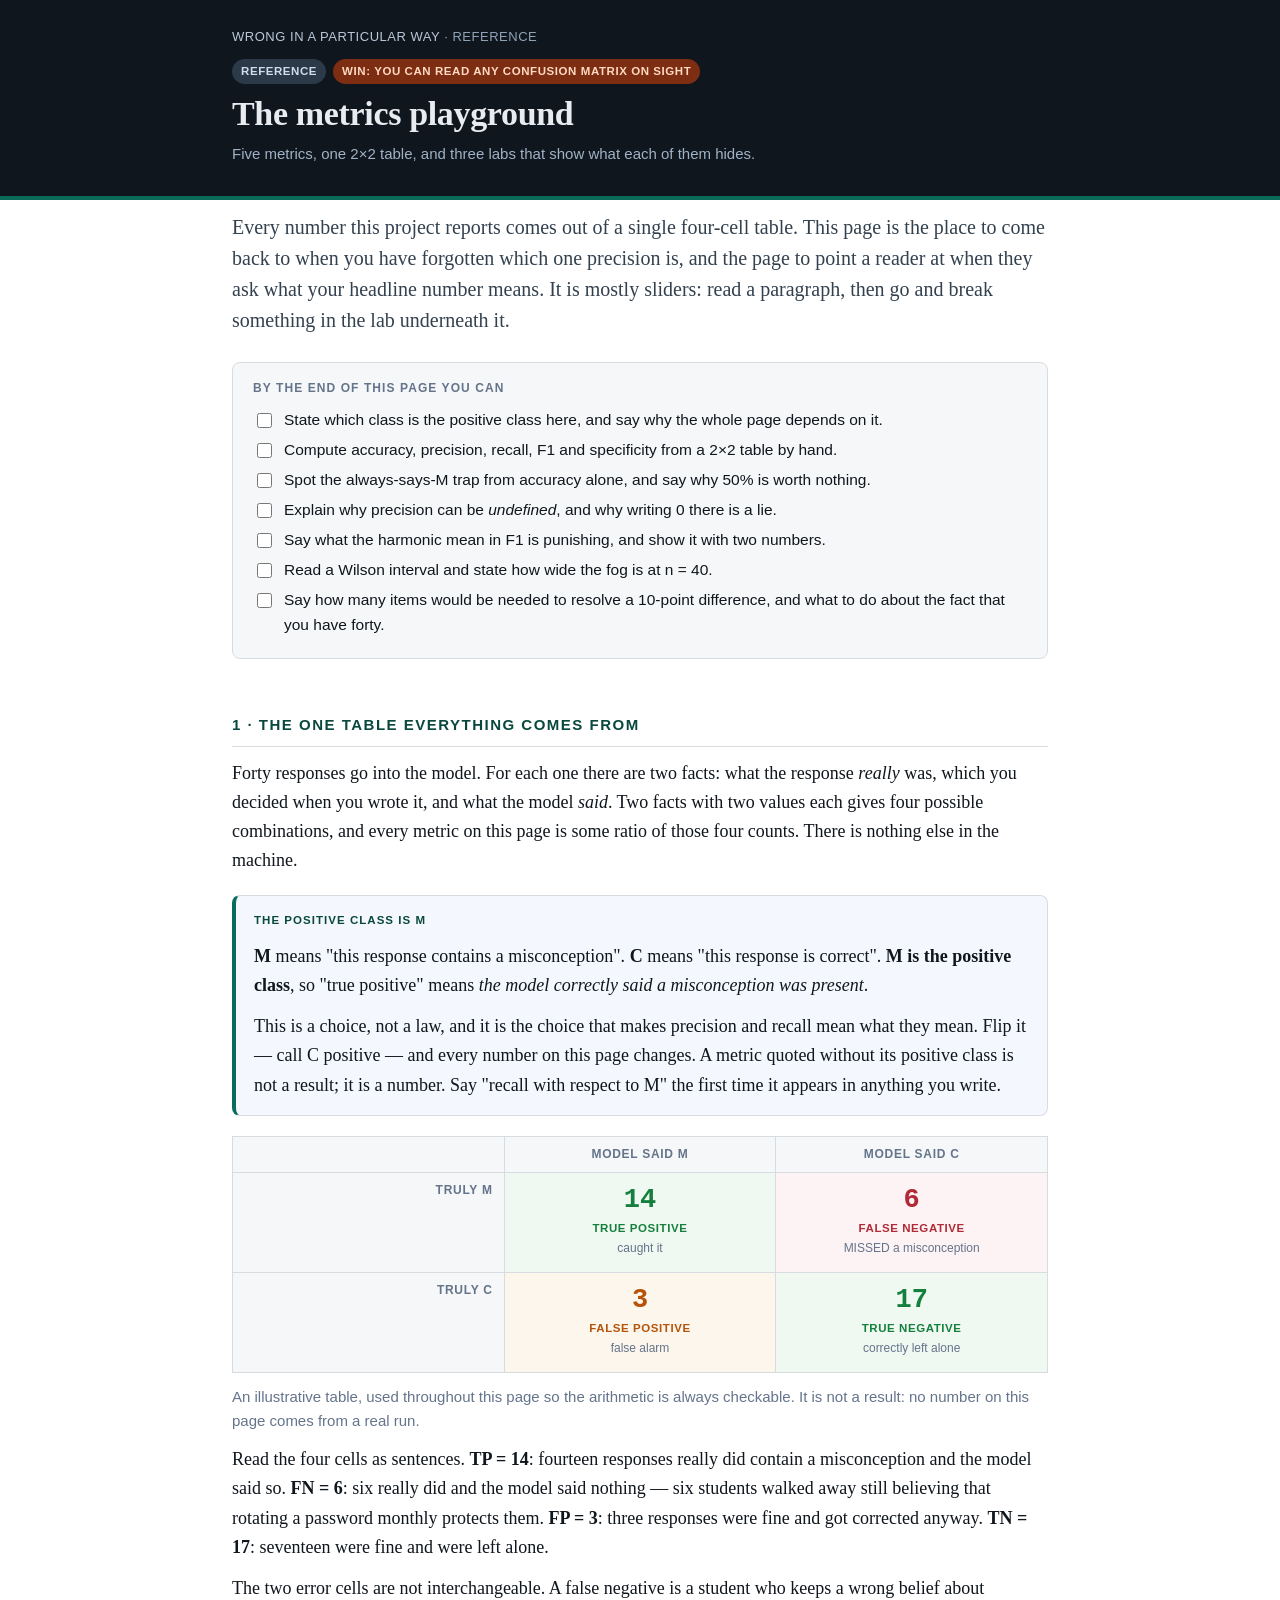
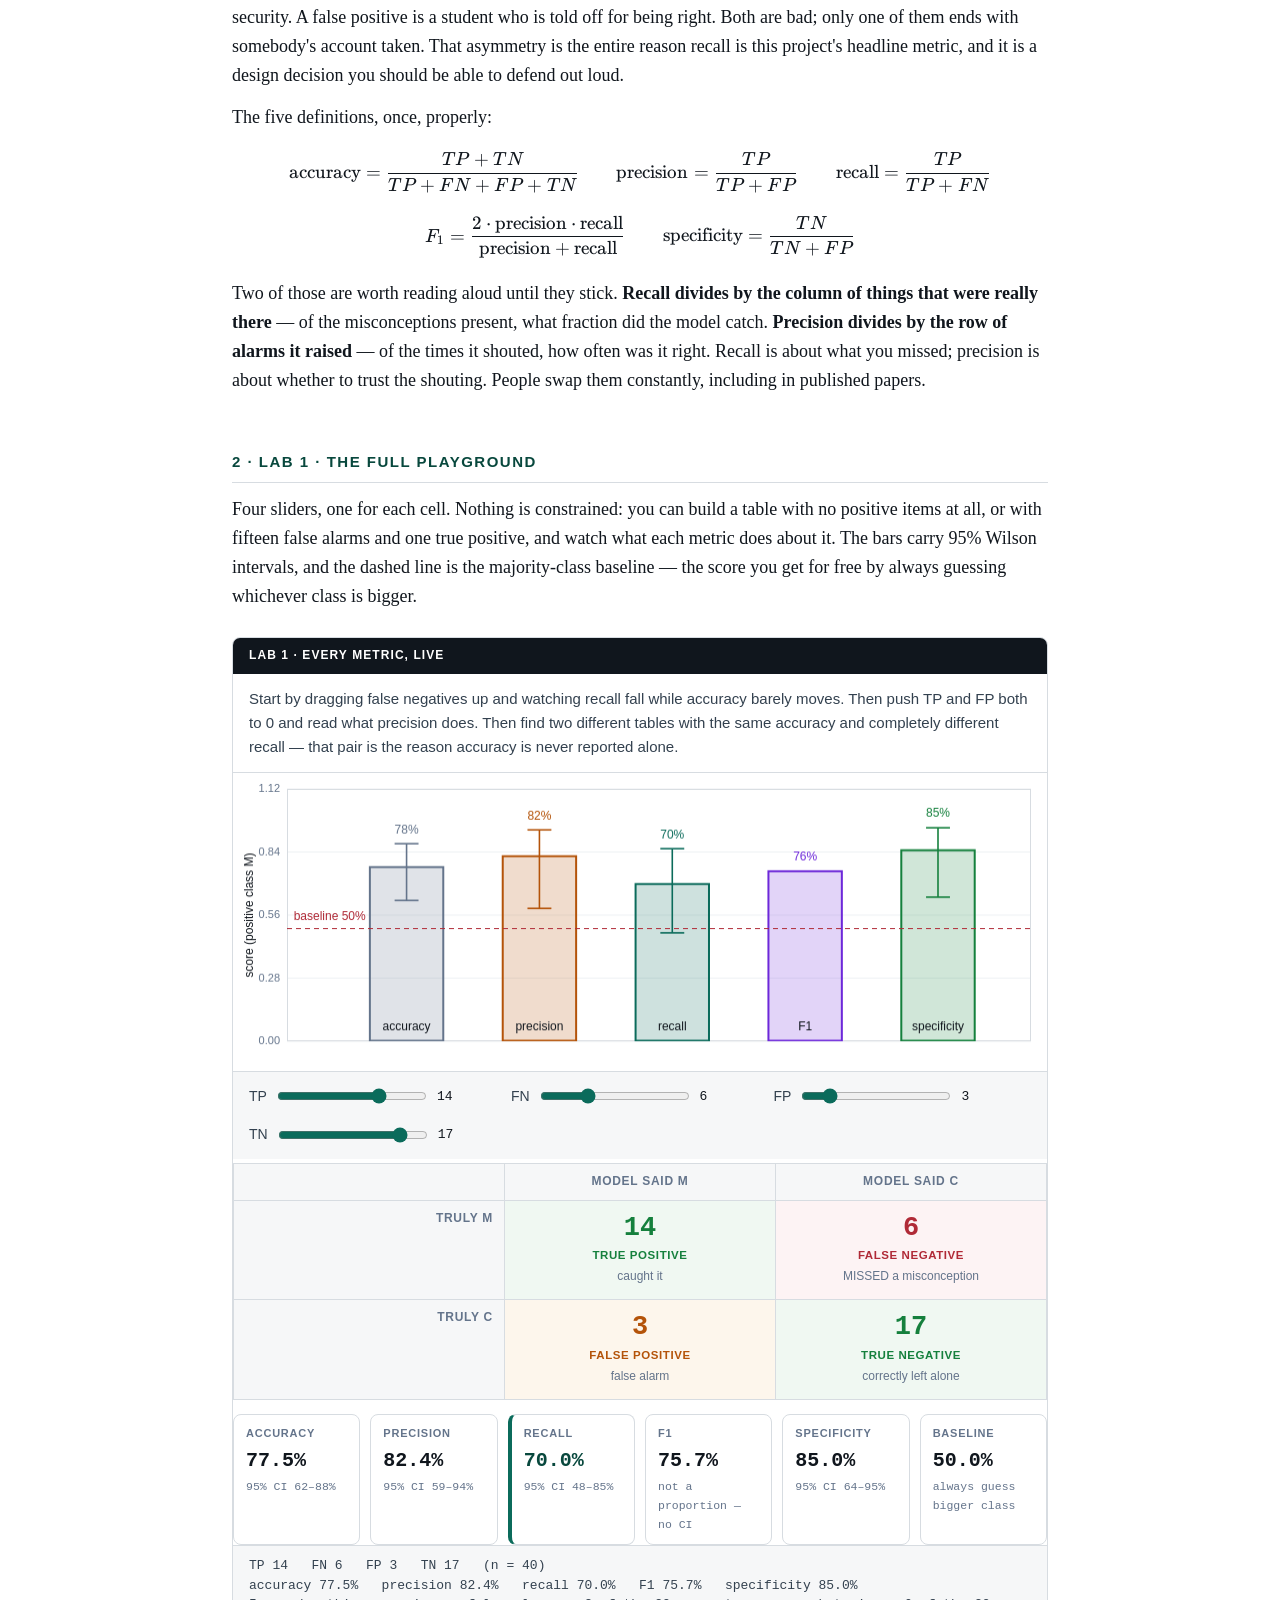
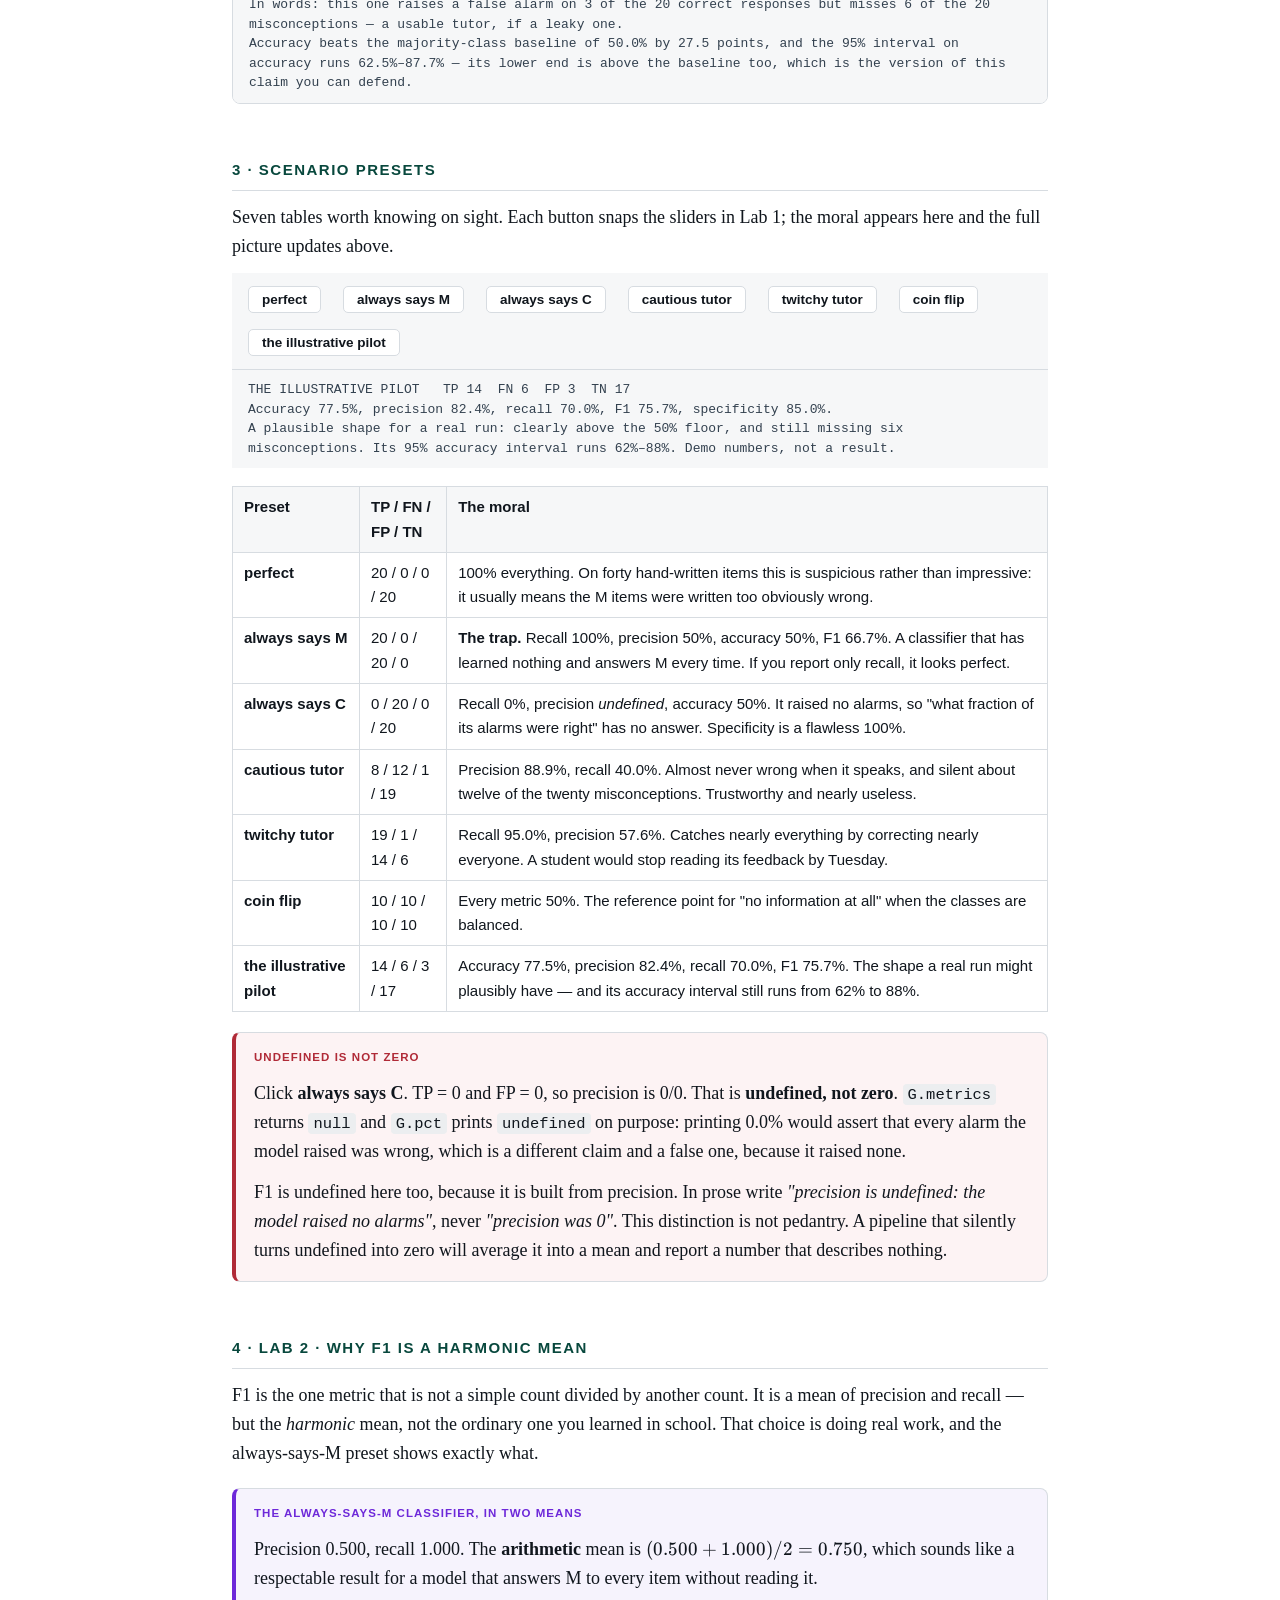
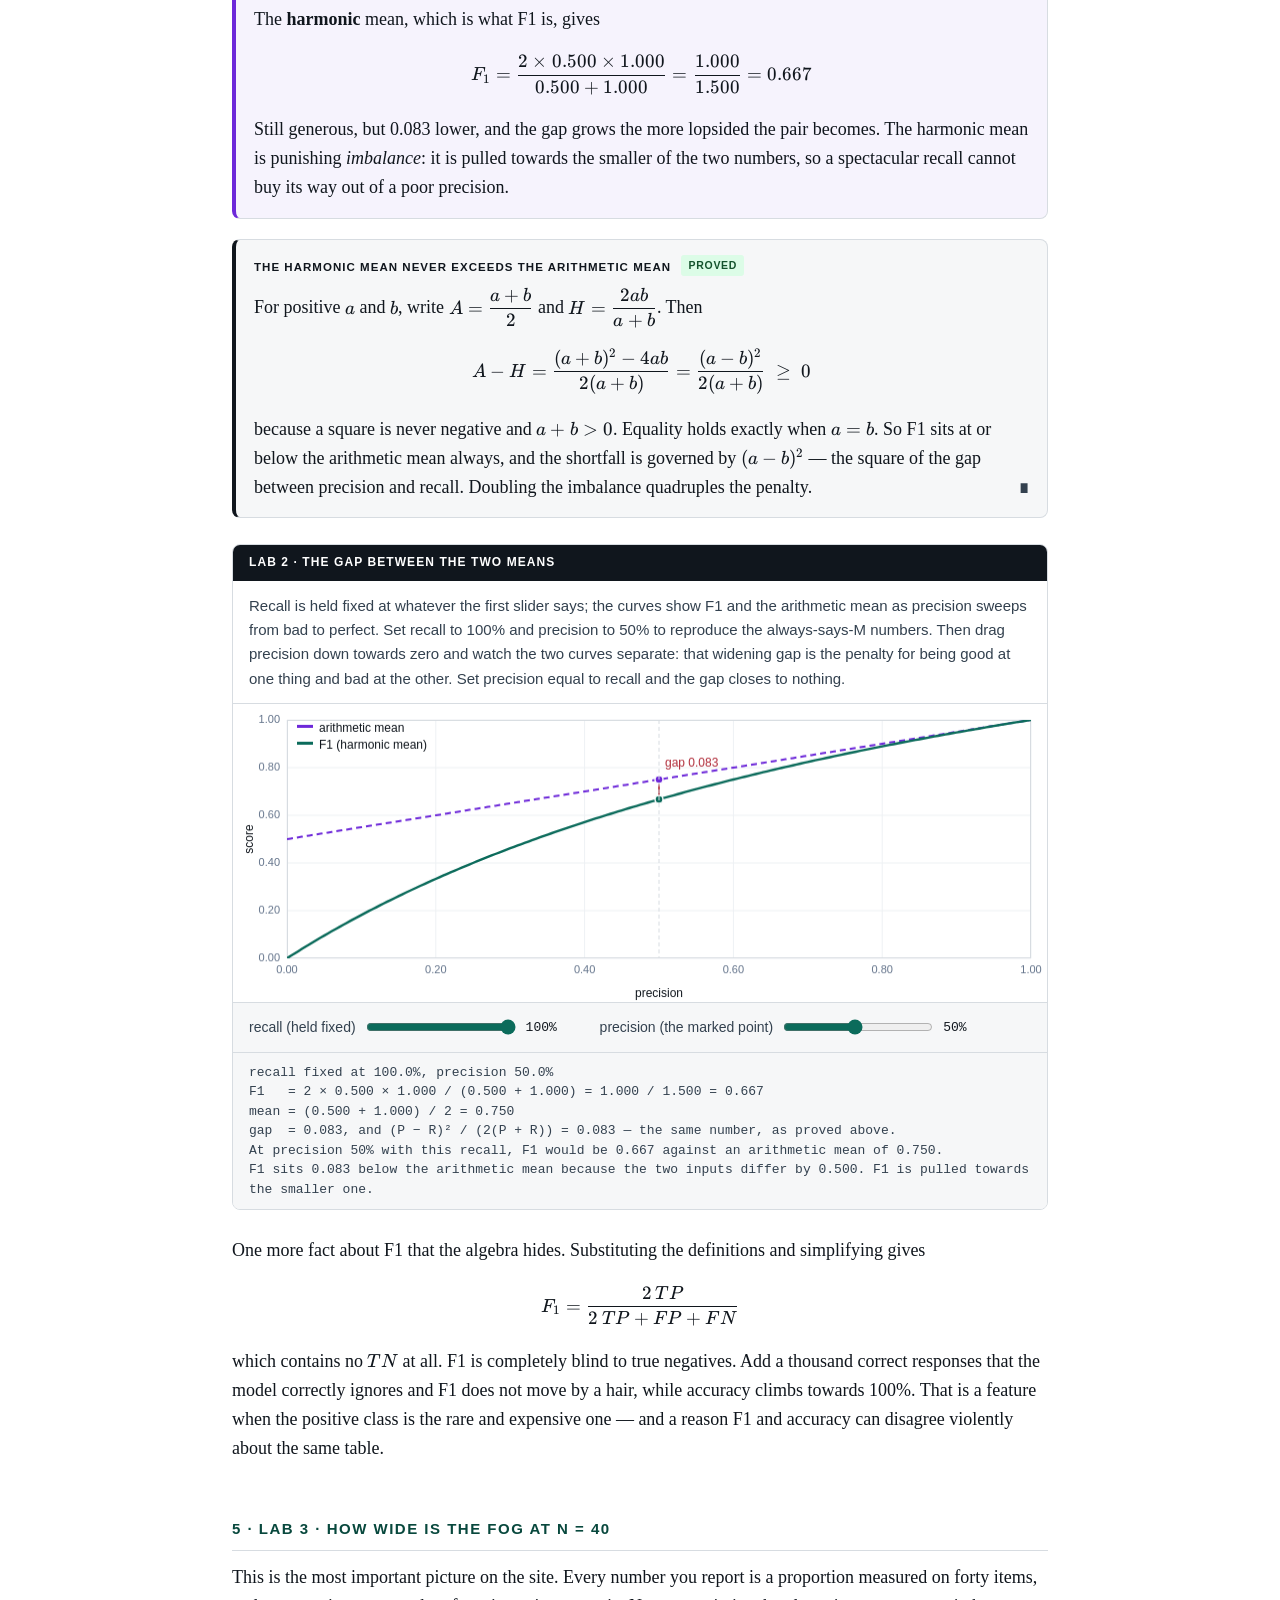
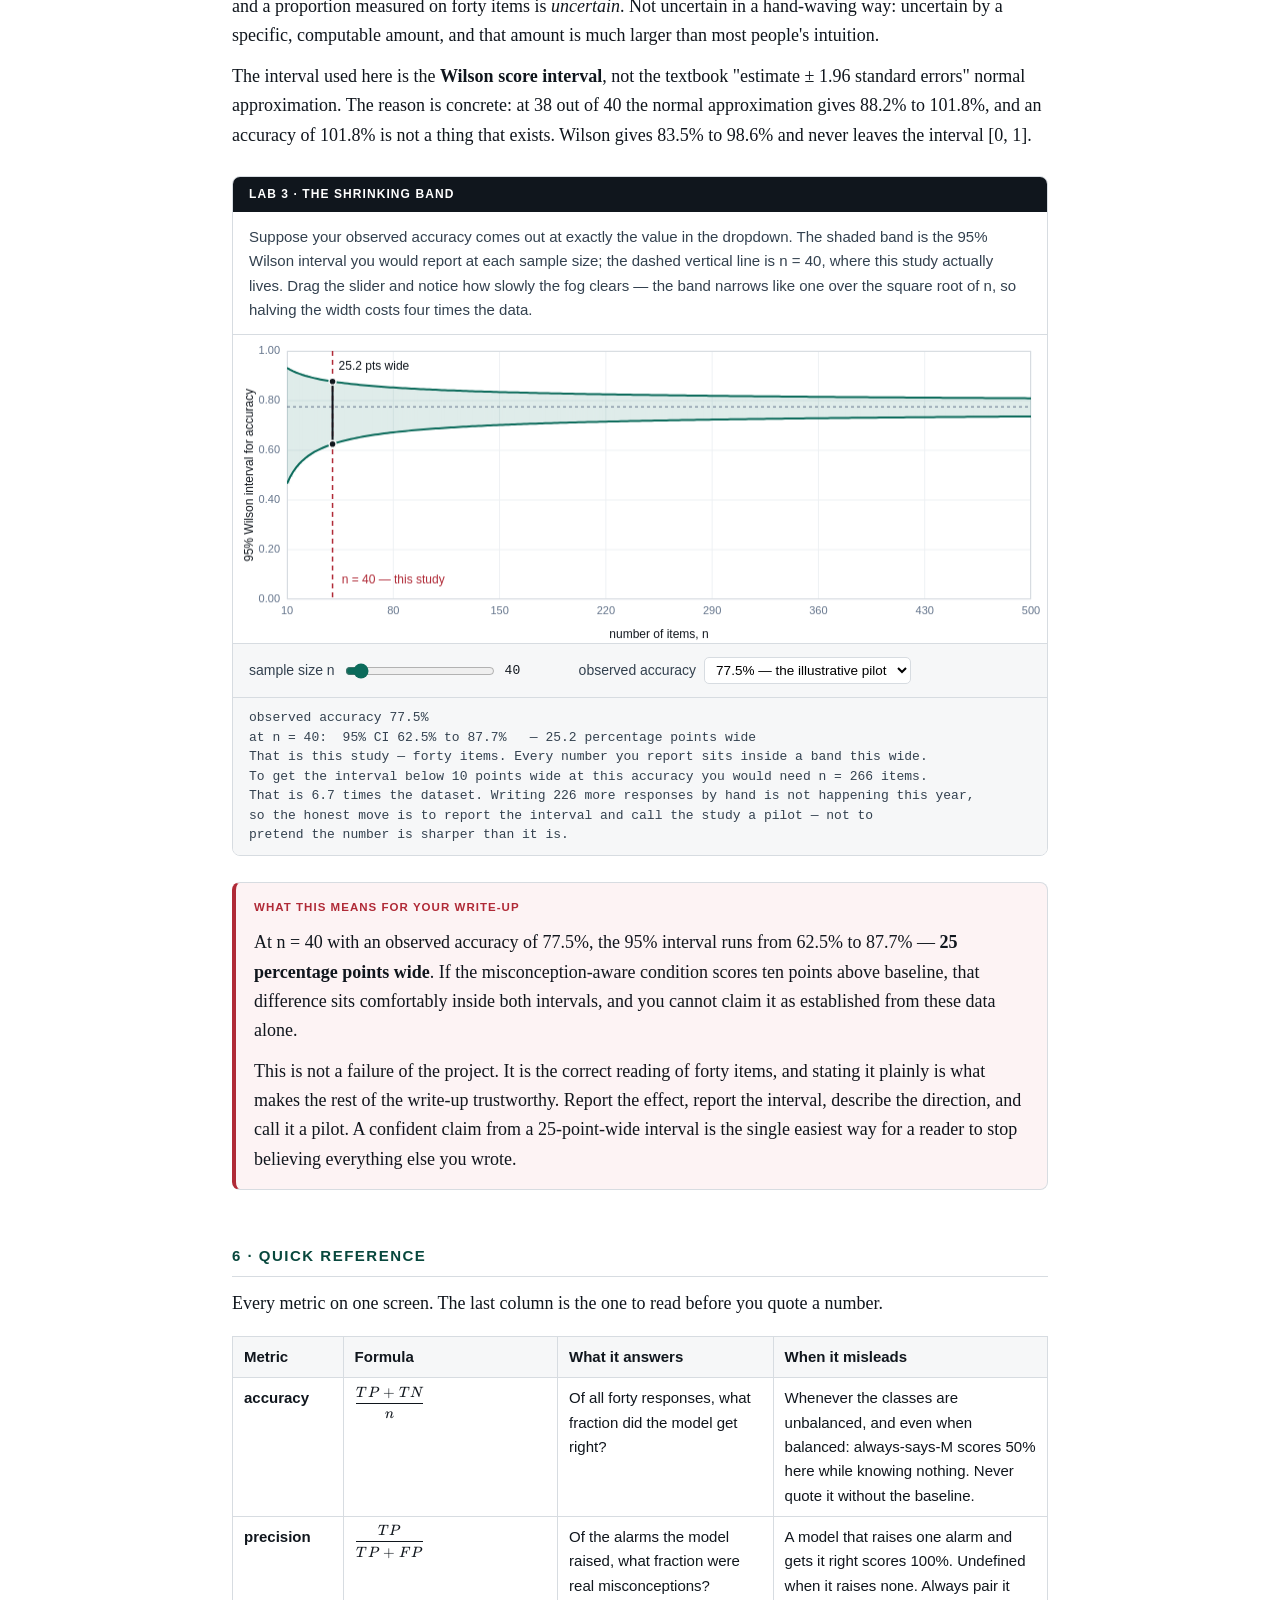
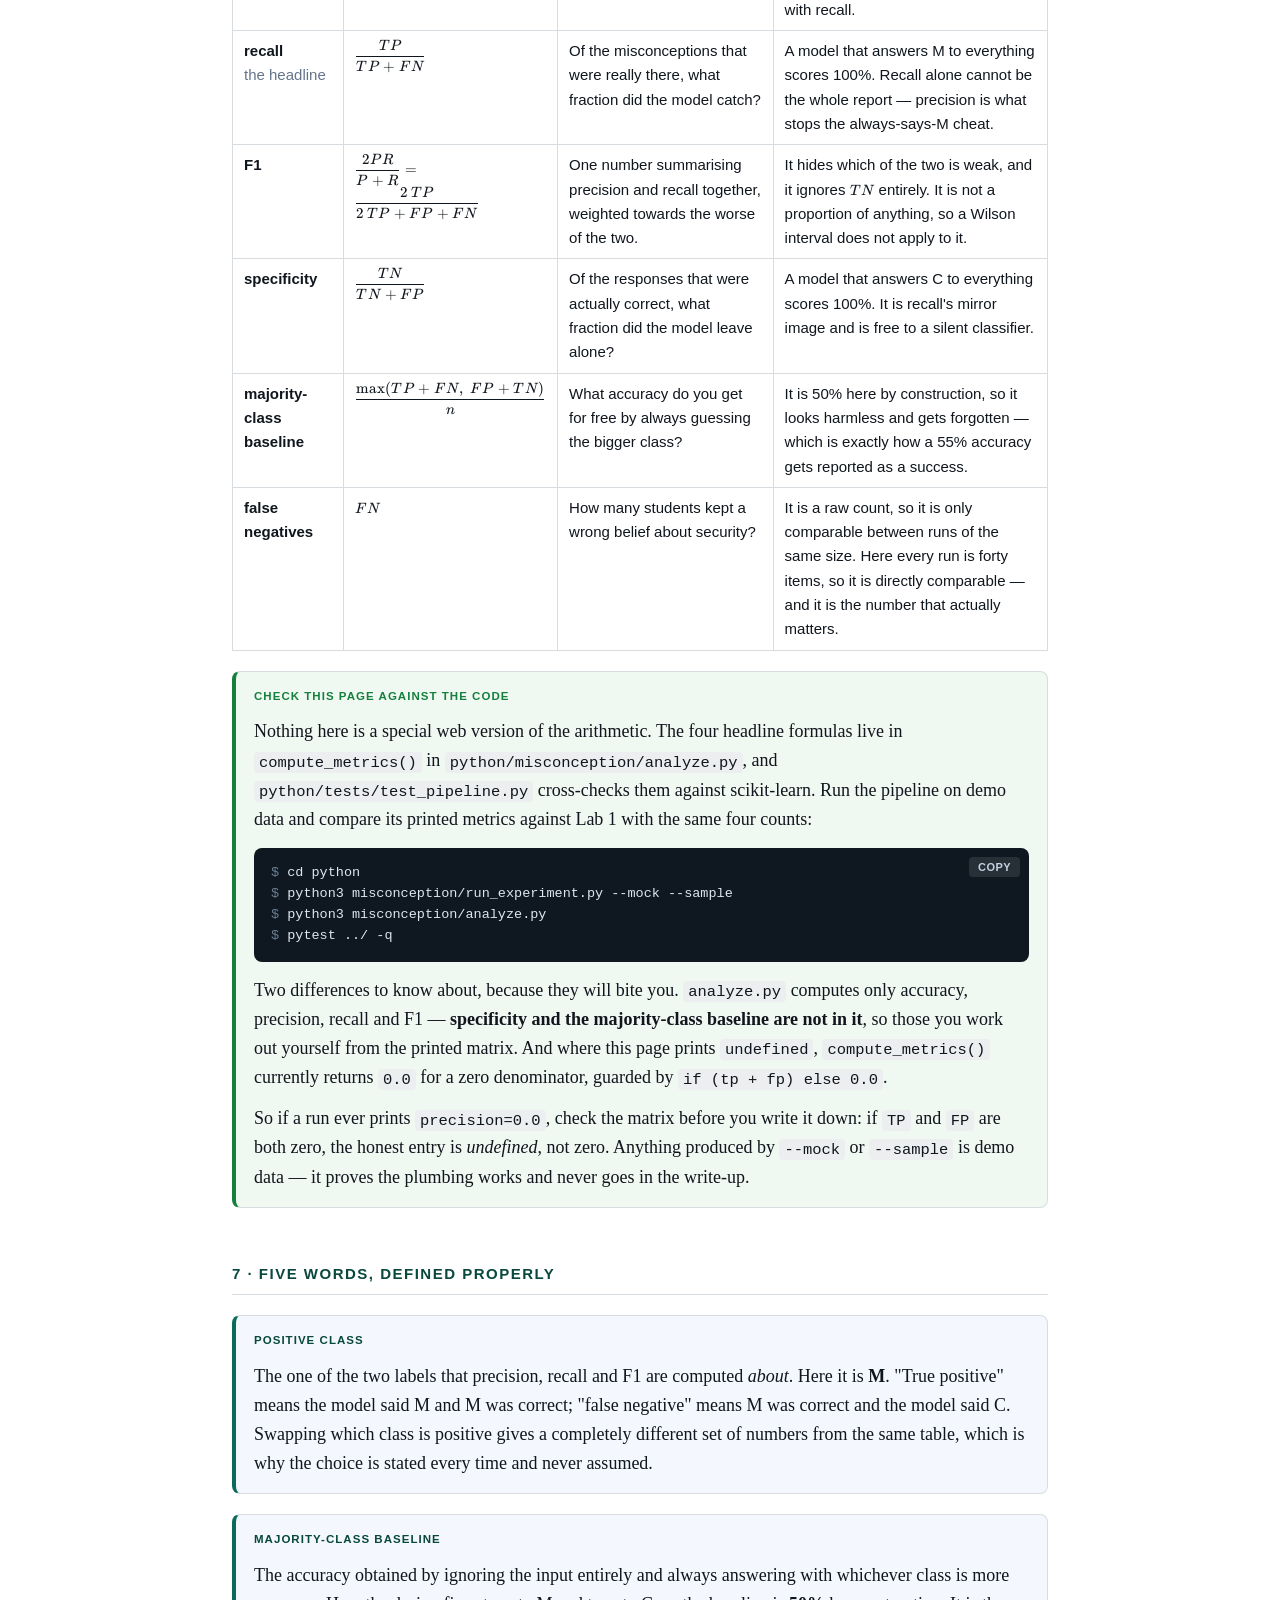
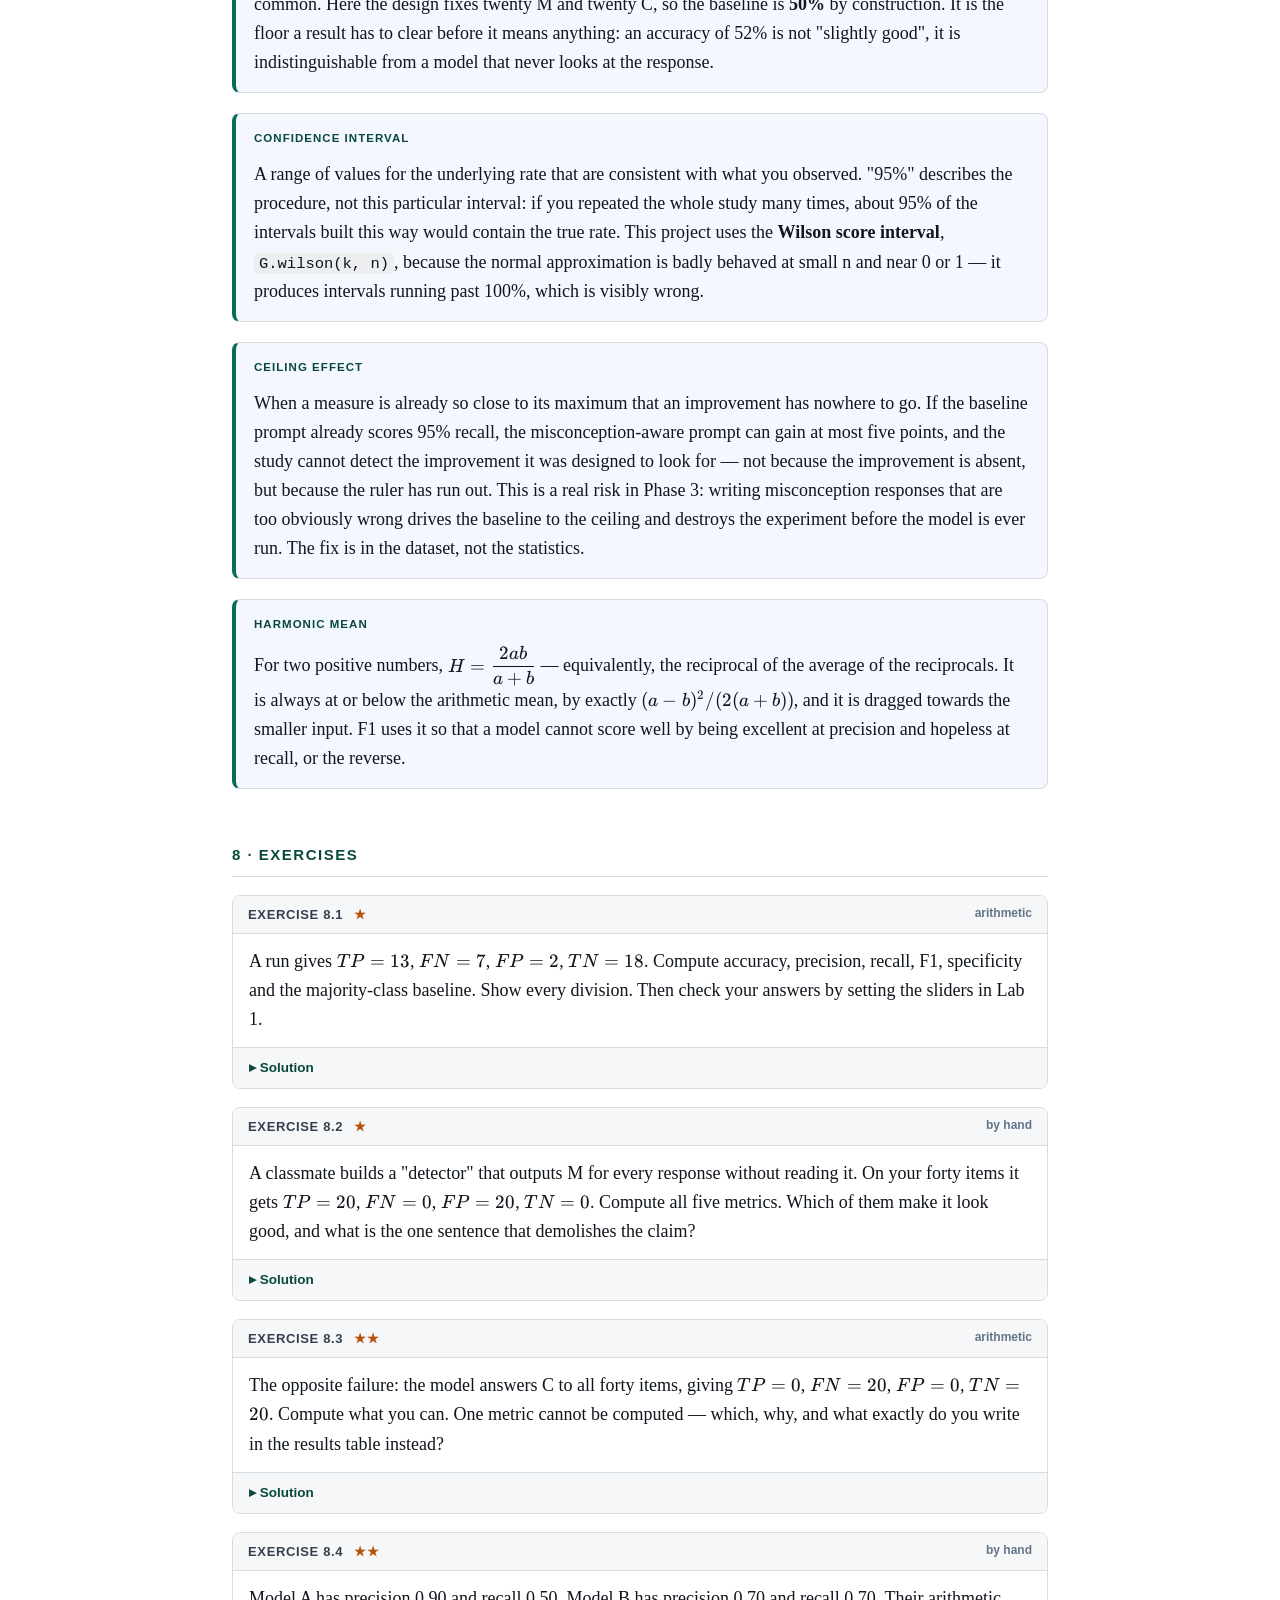
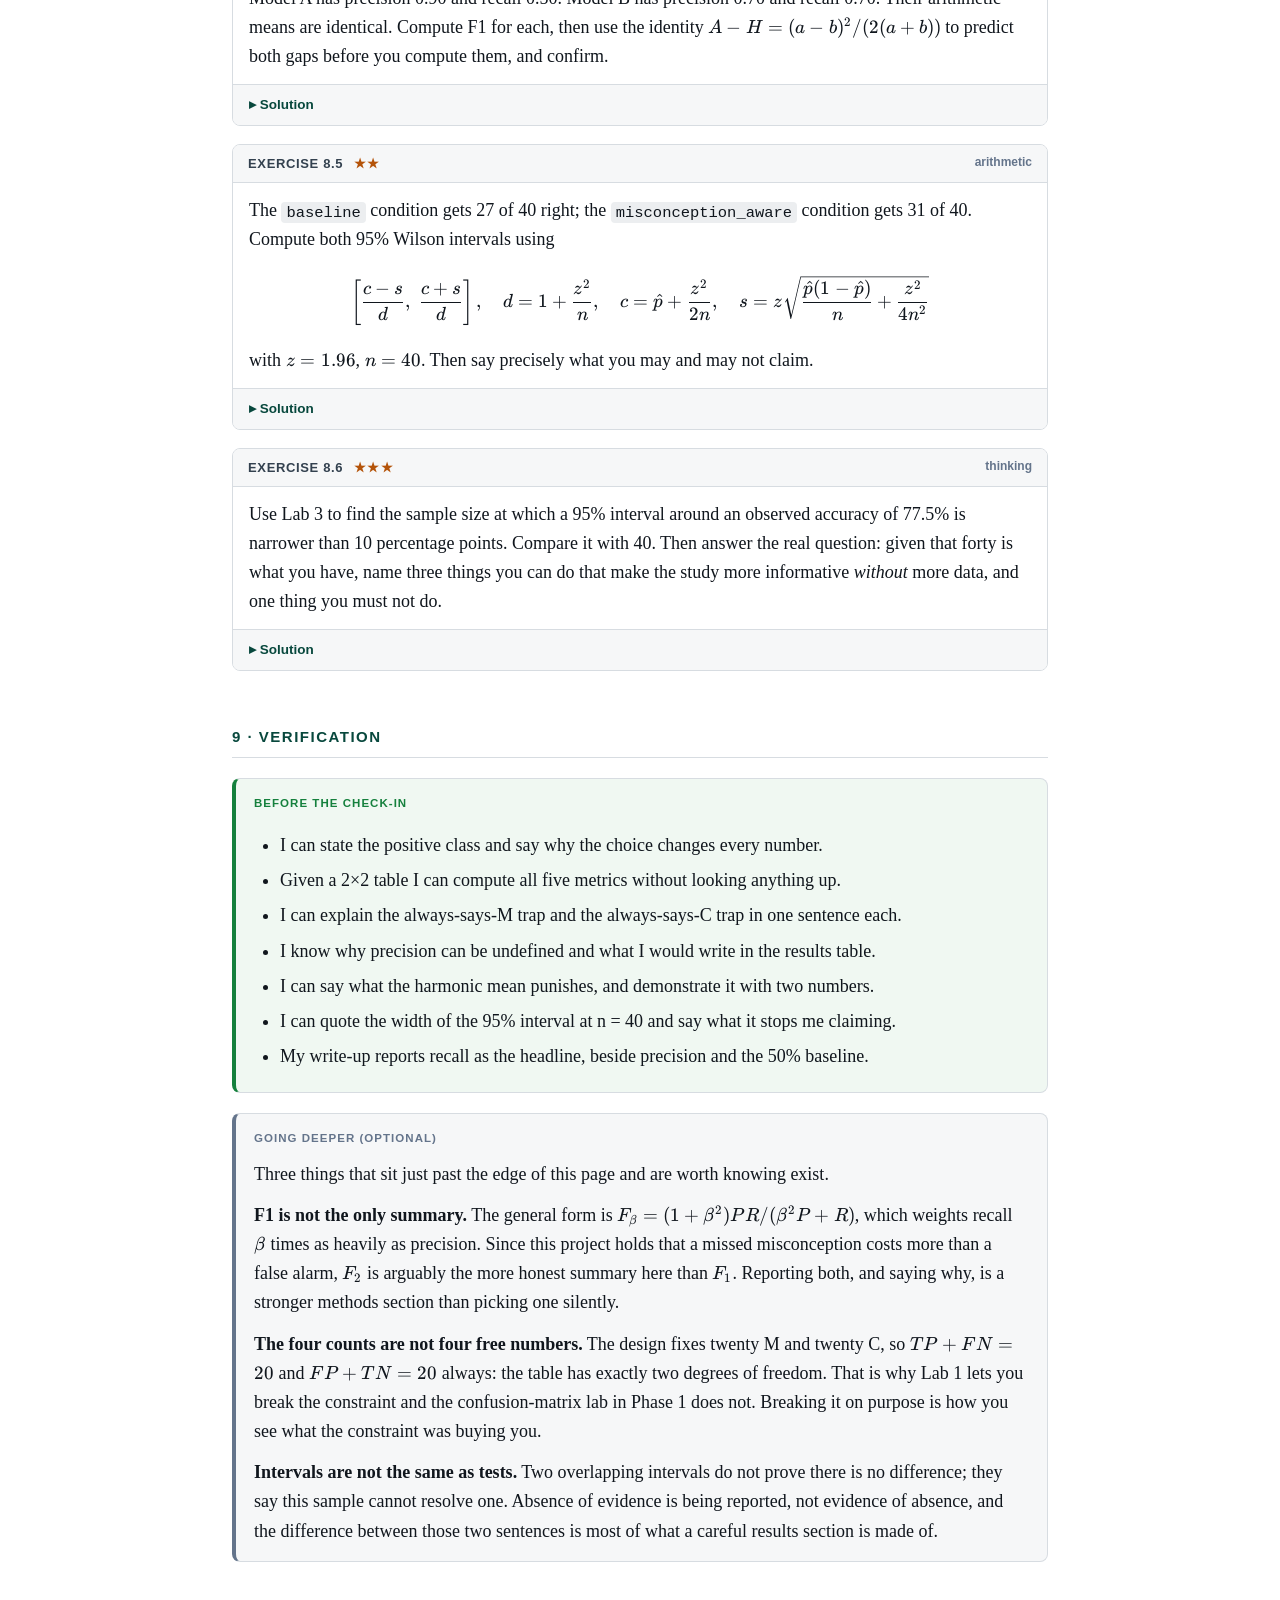
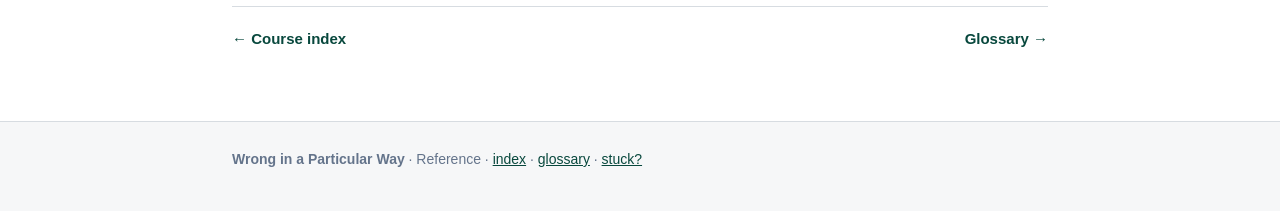
<file: docs/extras/metrics.html>
<!DOCTYPE html>
<html lang="en">
<head>
<meta charset="utf-8">
<meta name="viewport" content="width=device-width, initial-scale=1">
<title>Reference · The metrics playground — Wrong in a Particular Way</title>
<link rel="stylesheet" href="../assets/vendor/katex/katex.min.css">
<link rel="stylesheet" href="../assets/css/style.css">
<script src="../assets/vendor/katex/katex.min.js"></script>
<script src="../assets/vendor/katex/auto-render.min.js"></script>
<script src="../assets/js/detect.js"></script>
</head>
<body>

<header class="site">
  <div class="wrap">
    <div class="crumbs"><a href="../index.html">Wrong in a Particular Way</a> · Reference</div>
    <div class="badges"><span class="badge">Reference</span><span class="badge win">Win: you can read any confusion matrix on sight</span></div>
    <h1 class="chapter-title">The metrics playground</h1>
    <p class="chapter-sub">Five metrics, one 2×2 table, and three labs that show what each of them hides.</p>
  </div>
</header>

<main class="wrap">

<p class="lede">Every number this project reports comes out of a single four-cell table. This
page is the place to come back to when you have forgotten which one precision is, and the page
to point a reader at when they ask what your headline number means. It is mostly sliders: read
a paragraph, then go and break something in the lab underneath it.</p>

<div class="objectives">
  <h3>By the end of this page you can</h3>
  <ul>
    <li>State which class is the positive class here, and say why the whole page depends on it.</li>
    <li>Compute accuracy, precision, recall, F1 and specificity from a 2×2 table by hand.</li>
    <li>Spot the always-says-M trap from accuracy alone, and say why 50% is worth nothing.</li>
    <li>Explain why precision can be <em>undefined</em>, and why writing 0 there is a lie.</li>
    <li>Say what the harmonic mean in F1 is punishing, and show it with two numbers.</li>
    <li>Read a Wilson interval and state how wide the fog is at n = 40.</li>
    <li>Say how many items would be needed to resolve a 10-point difference, and what to do
    about the fact that you have forty.</li>
  </ul>
</div>

<h2>1 · The one table everything comes from</h2>

<p>Forty responses go into the model. For each one there are two facts: what the response
<em>really</em> was, which you decided when you wrote it, and what the model <em>said</em>.
Two facts with two values each gives four possible combinations, and every metric on this page
is some ratio of those four counts. There is nothing else in the machine.</p>

<div class="box definition">
  <span class="lbl">The positive class is M</span>
  <p><strong>M</strong> means "this response contains a misconception". <strong>C</strong> means
  "this response is correct". <strong>M is the positive class</strong>, so "true positive" means
  <em>the model correctly said a misconception was present</em>.</p>
  <p>This is a choice, not a law, and it is the choice that makes precision and recall mean what
  they mean. Flip it — call C positive — and every number on this page changes. A metric quoted
  without its positive class is not a result; it is a number. Say "recall with respect to M"
  the first time it appears in anything you write.</p>
</div>

<div id="basematrix"></div>
<p class="muted">An illustrative table, used throughout this page so the arithmetic is always
checkable. It is not a result: no number on this page comes from a real run.</p>

<script>
G.ready(function () {
  G.matrix('basematrix', { tp: 14, fn: 6, fp: 3, tn: 17 });
});
</script>

<p>Read the four cells as sentences. <strong>TP = 14</strong>: fourteen responses really did
contain a misconception and the model said so. <strong>FN = 6</strong>: six really did and the
model said nothing — six students walked away still believing that rotating a password monthly
protects them. <strong>FP = 3</strong>: three responses were fine and got corrected anyway.
<strong>TN = 17</strong>: seventeen were fine and were left alone.</p>

<p>The two error cells are not interchangeable. A false negative is a student who keeps a wrong
belief about security. A false positive is a student who is told off for being right. Both are
bad; only one of them ends with somebody's account taken. That asymmetry is the entire reason
recall is this project's headline metric, and it is a design decision you should be able to
defend out loud.</p>

<p>The five definitions, once, properly:</p>

$$\text{accuracy}=\frac{TP+TN}{TP+FN+FP+TN}\qquad
\text{precision}=\frac{TP}{TP+FP}\qquad
\text{recall}=\frac{TP}{TP+FN}$$

$$F_1=\frac{2\cdot\text{precision}\cdot\text{recall}}{\text{precision}+\text{recall}}\qquad
\text{specificity}=\frac{TN}{TN+FP}$$

<p>Two of those are worth reading aloud until they stick. <strong>Recall divides by the column
of things that were really there</strong> — of the misconceptions present, what fraction did the
model catch. <strong>Precision divides by the row of alarms it raised</strong> — of the times it
shouted, how often was it right. Recall is about what you missed; precision is about whether to
trust the shouting. People swap them constantly, including in published papers.</p>

<h2>2 · Lab 1 · The full playground</h2>

<p>Four sliders, one for each cell. Nothing is constrained: you can build a table with no
positive items at all, or with fifteen false alarms and one true positive, and watch what each
metric does about it. The bars carry 95% Wilson intervals, and the dashed line is the
majority-class baseline — the score you get for free by always guessing whichever class is
bigger.</p>

<div class="lab">
  <div class="lab-title">Lab 1 · Every metric, live</div>
  <p class="lab-desc">Start by dragging false negatives up and watching recall fall while
  accuracy barely moves. Then push TP and FP both to 0 and read what precision does. Then find
  two different tables with the same accuracy and completely different recall — that pair is the
  reason accuracy is never reported alone.</p>
  <canvas id="pg" height="300"></canvas>
  <div class="controls" id="pgctl"></div>
  <div id="pgtable"></div>
  <div class="metrics-row" id="pgtiles"></div>
  <div class="readout" id="pgout"></div>
</div>

<h2>3 · Scenario presets</h2>

<p>Seven tables worth knowing on sight. Each button snaps the sliders in Lab 1; the moral
appears here and the full picture updates above.</p>

<div class="controls" id="presetctl"></div>
<div class="readout" id="presetout"></div>

<table>
  <thead><tr><th>Preset</th><th>TP / FN / FP / TN</th><th>The moral</th></tr></thead>
  <tbody>
  <tr><td><strong>perfect</strong></td><td>20 / 0 / 0 / 20</td>
      <td>100% everything. On forty hand-written items this is suspicious rather than
      impressive: it usually means the M items were written too obviously wrong.</td></tr>
  <tr><td><strong>always says M</strong></td><td>20 / 0 / 20 / 0</td>
      <td><strong>The trap.</strong> Recall 100%, precision 50%, accuracy 50%, F1 66.7%. A
      classifier that has learned nothing and answers M every time. If you report only recall,
      it looks perfect.</td></tr>
  <tr><td><strong>always says C</strong></td><td>0 / 20 / 0 / 20</td>
      <td>Recall 0%, precision <em>undefined</em>, accuracy 50%. It raised no alarms, so "what
      fraction of its alarms were right" has no answer. Specificity is a flawless 100%.</td></tr>
  <tr><td><strong>cautious tutor</strong></td><td>8 / 12 / 1 / 19</td>
      <td>Precision 88.9%, recall 40.0%. Almost never wrong when it speaks, and silent about
      twelve of the twenty misconceptions. Trustworthy and nearly useless.</td></tr>
  <tr><td><strong>twitchy tutor</strong></td><td>19 / 1 / 14 / 6</td>
      <td>Recall 95.0%, precision 57.6%. Catches nearly everything by correcting nearly
      everyone. A student would stop reading its feedback by Tuesday.</td></tr>
  <tr><td><strong>coin flip</strong></td><td>10 / 10 / 10 / 10</td>
      <td>Every metric 50%. The reference point for "no information at all" when the classes are
      balanced.</td></tr>
  <tr><td><strong>the illustrative pilot</strong></td><td>14 / 6 / 3 / 17</td>
      <td>Accuracy 77.5%, precision 82.4%, recall 70.0%, F1 75.7%. The shape a real run might
      plausibly have — and its accuracy interval still runs from 62% to 88%.</td></tr>
  </tbody>
</table>

<div class="box warning">
  <span class="lbl">Undefined is not zero</span>
  <p>Click <strong>always says C</strong>. TP = 0 and FP = 0, so precision is 0/0. That is
  <strong>undefined, not zero</strong>. <code>G.metrics</code> returns <code>null</code> and
  <code>G.pct</code> prints <code>undefined</code> on purpose: printing 0.0% would assert that
  every alarm the model raised was wrong, which is a different claim and a false one, because it
  raised none.</p>
  <p>F1 is undefined here too, because it is built from precision. In prose write
  <em>"precision is undefined: the model raised no alarms"</em>, never <em>"precision was 0"</em>.
  This distinction is not pedantry. A pipeline that silently turns undefined into zero will
  average it into a mean and report a number that describes nothing.</p>
</div>

<script>
G.lab(function () {

  var st = G.controls('pgctl', [
    { k: 'tp', type: 'range', label: 'TP', min: 0, max: 20, step: 1, value: 14,
      fmt: function (v) { return String(v); } },
    { k: 'fn', type: 'range', label: 'FN', min: 0, max: 20, step: 1, value: 6,
      fmt: function (v) { return String(v); } },
    { k: 'fp', type: 'range', label: 'FP', min: 0, max: 20, step: 1, value: 3,
      fmt: function (v) { return String(v); } },
    { k: 'tn', type: 'range', label: 'TN', min: 0, max: 20, step: 1, value: 17,
      fmt: function (v) { return String(v); } }
  ], draw);

  var host = document.getElementById('pgctl');
  var ranges = host ? host.querySelectorAll('input[type=range]') : [];

  /* Presets drive the same four sliders by dispatching a real input event, so
     the slider, its printed value, the state object and the redraw all stay in
     step. Setting st.tp directly would leave the thumb where it was. */
  var PRESETS = [
    ['perf',  'perfect',        [20, 0, 0, 20],
     'Perfect: every metric 100%. On forty hand-written items, treat this as a warning that\n' +
     'the M responses were written too obviously wrong, not as a triumph.'],
    ['allm',  'always says M',  [20, 0, 20, 0],
     'THE TRAP. Recall 100%, precision 50%, accuracy 50%, F1 66.7%.\n' +
     'This classifier answers M to everything and has learned nothing. Recall alone would\n' +
     'call it flawless; accuracy sits exactly on the 50% majority-class floor. Report both.'],
    ['allc',  'always says C',  [0, 20, 0, 20],
     'Recall 0%, precision UNDEFINED (0 alarms raised), accuracy 50%, specificity 100%.\n' +
     'Undefined is not zero. A specificity of 100% is free here and means nothing.'],
    ['caut',  'cautious tutor', [8, 12, 1, 19],
     'Precision 88.9%, recall 40.0%, accuracy 67.5%.\n' +
     'This one almost never raises a false alarm but misses twelve of the twenty\n' +
     'misconceptions — a cautious tutor. Trustworthy when it speaks; silent too often.'],
    ['twit',  'twitchy tutor',  [19, 1, 14, 6],
     'Recall 95.0%, precision 57.6%, accuracy 62.5%.\n' +
     'It catches nineteen of twenty misconceptions by correcting fourteen students who were\n' +
     'already right — a twitchy tutor. High recall bought with everybody’s patience.'],
    ['coin',  'coin flip',      [10, 10, 10, 10],
     'Every metric 50%. With twenty M and twenty C this is what no information looks like.\n' +
     'Any result you report has to be argued against this line, not against zero.'],
    ['pilot', 'the illustrative pilot', [14, 6, 3, 17],
     'Accuracy 77.5%, precision 82.4%, recall 70.0%, F1 75.7%, specificity 85.0%.\n' +
     'A plausible shape for a real run: clearly above the 50% floor, and still missing six\n' +
     'misconceptions. Its 95% accuracy interval runs 62%–88%. Demo numbers, not a result.']
  ];

  G.controls('presetctl', PRESETS.map(function (p) {
    return { k: p[0], type: 'button', text: p[1] };
  }), function (state, key) {
    PRESETS.forEach(function (p) {
      if (p[0] !== key) return;
      for (var i = 0; i < ranges.length && i < 4; i++) {
        ranges[i].value = String(p[2][i]);
        ranges[i].dispatchEvent(new Event('input'));
      }
      G.say('presetout', p[1].toUpperCase() + '   TP ' + p[2][0] + '  FN ' + p[2][1] +
            '  FP ' + p[2][2] + '  TN ' + p[2][3] + '\n' + p[3]);
    });
  });

  function ci(k, n) {
    if (!n) return null;
    var w = G.wilson(k, n);
    return '95% CI ' + (100 * w[0]).toFixed(0) + '–' + (100 * w[1]).toFixed(0) + '%';
  }

  function tile(key, val, sub, lead) {
    return '<div class="metric' + (lead ? ' lead' : '') + '">' +
           '<div class="mk">' + key + '</div>' +
           '<div class="mv">' + val + '</div>' +
           '<div class="mci">' + (sub || '&nbsp;') + '</div></div>';
  }

  /* Plain English for the shape of the table, because the sentence is the part
     she will still have in her head next week. */
  function narrate(m, tp, fn, fp, tn) {
    if (!m.n) return 'No items at all. Every metric is undefined — there is nothing to divide by.';
    if (m.rec === null) return 'In words: there are no truly-M items, so recall is undefined — there was nothing to catch.\n' +
                               'A table with an empty positive class cannot answer this project’s question at all.';
    if (m.spec === null) return 'In words: there are no truly-C items, so specificity has no denominator.\n' +
                                'With every item an M, answering M to everything would score 100% recall for free.';
    if (fn === 0 && tn === 0) return 'In words: it predicted M on all ' + m.n +
      ' items without distinguishing between them. Recall is 100%\n' +
      'for free, specificity is 0%, and accuracy sits on the majority-class baseline. This is the trap, not a tutor.';
    if (tp === 0 && fp === 0) return 'In words: it predicted C on all ' + m.n +
      ' items and never raised a single alarm, so precision is\n' +
      'undefined and all ' + fn + ' misconceptions went unmentioned — a silent tutor.';

    var alarm, miss, name;
    var far = fp / (fp + tn);
    if (fp === 0)        alarm = 'never raises a false alarm';
    else if (far < 0.15) alarm = 'almost never raises a false alarm';
    else if (far < 0.40) alarm = 'raises a false alarm on ' + fp + ' of the ' + (fp + tn) + ' correct responses';
    else                 alarm = 'corrects ' + fp + ' of the ' + (fp + tn) + ' students who were already right';

    if (fn === 0)                    miss = 'and catches every misconception';
    else if (fn / (tp + fn) <= 0.15) miss = 'and misses only ' + fn + ' of the ' + (tp + fn) + ' misconceptions';
    else if (fn / (tp + fn) <= 0.65) miss = 'but misses ' + fn + ' of the ' + (tp + fn) + ' misconceptions';
    else                             miss = 'but misses ' + fn + ' of the ' + (tp + fn) + ' misconceptions, most of them';

    if (fn === 0 && fp === 0)                       name = 'a perfect run on these items';
    else if (m.rec >= 0.85 && m.prec < 0.65)        name = 'a twitchy tutor';
    else if (m.prec >= 0.80 && m.rec <= 0.55)       name = 'a cautious tutor';
    else if (m.rec >= 0.70 && m.prec >= 0.70)       name = 'a usable tutor, if a leaky one';
    else if (m.acc <= m.majority)                   name = 'no better than guessing the bigger class';
    else                                            name = 'a middling tutor';

    return 'In words: this one ' + alarm + ' ' + miss + ' — ' + name + '.';
  }

  function draw() {
    var cv = G.canvas('pg'); if (!cv) return;

    var tp = Math.round(st.tp), fn = Math.round(st.fn);
    var fp = Math.round(st.fp), tn = Math.round(st.tn);
    var m = G.metrics({ tp: tp, fn: fn, fp: fp, tn: tn });

    G.matrix('pgtable', { tp: tp, fn: fn, fp: fp, tn: tn });

    var accCI  = m.n ? G.wilson(tp + tn, m.n) : null;
    var precCI = (tp + fp) ? G.wilson(tp, tp + fp) : null;
    var recCI  = (tp + fn) ? G.wilson(tp, tp + fn) : null;
    var specCI = (tn + fp) ? G.wilson(tn, tn + fp) : null;

    var tiles = document.getElementById('pgtiles');
    if (tiles) {
      tiles.innerHTML =
        tile('accuracy',    G.pct(m.acc),  m.n ? ci(tp + tn, m.n) : 'n = 0', false) +
        tile('precision',   G.pct(m.prec), (tp + fp) ? ci(tp, tp + fp) : 'no alarms raised', false) +
        tile('recall',      G.pct(m.rec),  (tp + fn) ? ci(tp, tp + fn) : 'no M items', true) +
        tile('F1',          G.pct(m.f1),   'not a proportion — no CI', false) +
        tile('specificity', G.pct(m.spec), (tn + fp) ? ci(tn, tn + fp) : 'no C items', false) +
        tile('baseline',    G.pct(m.majority), 'always guess bigger class', false);
    }

    var fr = G.frame(cv.ctx, cv.w, cv.h, {
      xmin: -0.90, xmax: 4.70, ymin: 0, ymax: 1.12,
      margin: { left: 54, bottom: 30, top: 16, right: 16 }
    });
    fr.axes({ ylabel: 'score (positive class M)', xticks: 0, yticks: 4,
              yfmt: function (v) { return v.toFixed(2); } });

    var BARS = [
      ['accuracy',    m.acc,  G.COL.muted,  accCI],
      ['precision',   m.prec, G.COL.amber,  precCI],
      ['recall',      m.rec,  G.COL.accent, recCI],
      ['F1',          m.f1,   G.COL.violet, null],
      ['specificity', m.spec, G.COL.green,  specCI]
    ];

    BARS.forEach(function (b, i) {
      var v = b[1], col = b[2], w = 0.28;
      if (v === null) {
        fr.text(i, 0.50, 'undefined', { color: G.COL.rose, align: 'center' });
        fr.text(i, 0.43, '0 / 0', { color: G.COL.rose, align: 'center' });
      } else {
        fr.rect(i - w, 0, i + w, v, { fill: col, alpha: 0.20, stroke: col, width: 2 });
        if (b[3]) {
          fr.line([[i, b[3][0]], [i, b[3][1]]], { color: col, width: 1.6 });
          fr.line([[i - 0.09, b[3][0]], [i + 0.09, b[3][0]]], { color: col, width: 1.6 });
          fr.line([[i - 0.09, b[3][1]], [i + 0.09, b[3][1]]], { color: col, width: 1.6 });
        }
        var top = b[3] ? Math.max(v, b[3][1]) : v;
        fr.text(i, top + 0.035, G.pct(v, 0), { color: col, align: 'center' });
      }
      fr.text(i, 0.035, b[0], { color: G.COL.ink, align: 'center' });
    });

    if (m.majority !== null) {
      fr.hline(m.majority, { color: G.COL.rose, dash: [5, 4] });
      fr.text(-0.85, m.majority + 0.025, 'baseline ' + G.pct(m.majority, 0),
              { color: G.COL.rose, align: 'left' });
    }

    var floor;
    if (m.acc === null || m.majority === null) {
      floor = 'With no items there is no baseline to beat.';
    } else if (m.acc <= m.majority) {
      floor = 'Accuracy is at or below the majority-class baseline of ' + G.pct(m.majority) +
              '. This table is worth nothing:\nguessing the bigger class every time would do as well.';
    } else {
      floor = 'Accuracy beats the majority-class baseline of ' + G.pct(m.majority) + ' by ' +
              G.fmt(100 * (m.acc - m.majority), 1) + ' points, and the 95% interval on\n' +
              'accuracy runs ' + G.pct(accCI[0], 1) + '–' + G.pct(accCI[1], 1) + ' — ' +
              (accCI[0] > m.majority
                ? 'its lower end is above the baseline too, which is the version of this claim you can defend.'
                : 'its lower end is BELOW the baseline, so the gap sits inside the noise.');
    }

    G.say('pgout',
      'TP ' + tp + '   FN ' + fn + '   FP ' + fp + '   TN ' + tn + '   (n = ' + m.n + ')\n' +
      'accuracy ' + G.pct(m.acc) + '   precision ' + G.pct(m.prec) + '   recall ' + G.pct(m.rec) +
      '   F1 ' + G.pct(m.f1) + '   specificity ' + G.pct(m.spec) + '\n' +
      narrate(m, tp, fn, fp, tn) + '\n' + floor);
  }

  draw();
  G.say('presetout',
    'THE ILLUSTRATIVE PILOT   TP 14  FN 6  FP 3  TN 17\n' + PRESETS[6][3]);
});
</script>

<h2>4 · Lab 2 · Why F1 is a harmonic mean</h2>

<p>F1 is the one metric that is not a simple count divided by another count. It is a mean of
precision and recall — but the <em>harmonic</em> mean, not the ordinary one you learned in
school. That choice is doing real work, and the always-says-M preset shows exactly what.</p>

<div class="box example">
  <span class="lbl">The always-says-M classifier, in two means</span>
  <p>Precision 0.500, recall 1.000. The <strong>arithmetic</strong> mean is
  $(0.500 + 1.000)/2 = 0.750$, which sounds like a respectable result for a model that answers
  M to every item without reading it.</p>
  <p>The <strong>harmonic</strong> mean, which is what F1 is, gives</p>
  $$F_1=\frac{2\times 0.500\times 1.000}{0.500+1.000}=\frac{1.000}{1.500}=0.667$$
  <p>Still generous, but 0.083 lower, and the gap grows the more lopsided the pair becomes. The
  harmonic mean is punishing <em>imbalance</em>: it is pulled towards the smaller of the two
  numbers, so a spectacular recall cannot buy its way out of a poor precision.</p>
</div>

<div class="box theorem">
  <span class="lbl">The harmonic mean never exceeds the arithmetic mean <span class="status proved">proved</span></span>
  <p>For positive $a$ and $b$, write $A=\dfrac{a+b}{2}$ and $H=\dfrac{2ab}{a+b}$. Then</p>
  $$A-H=\frac{(a+b)^2-4ab}{2(a+b)}=\frac{(a-b)^2}{2(a+b)}\;\ge\;0$$
  <p>because a square is never negative and $a+b>0$. Equality holds exactly when $a=b$. So F1
  sits at or below the arithmetic mean always, and the shortfall is governed by
  $(a-b)^2$ — the square of the gap between precision and recall. Doubling the imbalance
  quadruples the penalty. <span class="qed">&#8718;</span></p>
</div>

<div class="lab">
  <div class="lab-title">Lab 2 · The gap between the two means</div>
  <p class="lab-desc">Recall is held fixed at whatever the first slider says; the curves show F1
  and the arithmetic mean as precision sweeps from bad to perfect. Set recall to 100% and
  precision to 50% to reproduce the always-says-M numbers. Then drag precision down towards zero
  and watch the two curves separate: that widening gap is the penalty for being good at one
  thing and bad at the other. Set precision equal to recall and the gap closes to nothing.</p>
  <canvas id="hm" height="300"></canvas>
  <div class="controls" id="hmctl"></div>
  <div class="readout" id="hmout"></div>
</div>

<script>
G.lab(function () {
  var pf = function (v) { return (100 * v).toFixed(0) + '%'; };

  var st = G.controls('hmctl', [
    { k: 'rec', type: 'range', label: 'recall (held fixed)', min: 0.05, max: 1, step: 0.05,
      value: 1.00, fmt: pf },
    { k: 'prec', type: 'range', label: 'precision (the marked point)', min: 0.05, max: 1,
      step: 0.05, value: 0.50, fmt: pf }
  ], draw);

  function draw() {
    var cv = G.canvas('hm'); if (!cv) return;
    var R = st.rec, P = st.prec;

    var fr = G.frame(cv.ctx, cv.w, cv.h, {
      xmin: 0, xmax: 1, ymin: 0, ymax: 1,
      margin: { left: 54, bottom: 44, top: 16, right: 16 }
    });
    fr.axes({ xlabel: 'precision', ylabel: 'score', xticks: 5, yticks: 5,
              xfmt: function (v) { return v.toFixed(2); },
              yfmt: function (v) { return v.toFixed(2); } });

    var i, x, harm = [], arith = [];
    for (i = 0; i <= 200; i++) {
      x = i / 200;
      arith.push([x, (x + R) / 2]);
      harm.push([x, (x + R) > 0 ? 2 * x * R / (x + R) : 0]);
    }
    fr.line(arith, { color: G.COL.violet, width: 2, dash: [6, 4] });
    fr.line(harm,  { color: G.COL.accent, width: 2.4 });

    var f1 = (P + R) > 0 ? 2 * P * R / (P + R) : 0;
    var am = (P + R) / 2;
    fr.line([[P, f1], [P, am]], { color: G.COL.rose, width: 1.6 });
    fr.dot(P, am, { color: G.COL.violet, r: 4, ring: true });
    fr.dot(P, f1, { color: G.COL.accent, r: 4, ring: true });
    fr.text(P, am + 0.045, 'gap ' + G.fmt(am - f1, 3),
            { color: G.COL.rose, align: P > 0.7 ? 'right' : 'left', dx: P > 0.7 ? -6 : 6 });
    fr.vline(P, { color: G.COL.line });
    fr.legend([['arithmetic mean', G.COL.violet], ['F1 (harmonic mean)', G.COL.accent]],
              { left: true });

    var half = 2 * 0.5 * R / (0.5 + R);
    G.say('hmout',
      'recall fixed at ' + G.pct(R, 1) + ', precision ' + G.pct(P, 1) + '\n' +
      'F1   = 2 × ' + G.fmt(P, 3) + ' × ' + G.fmt(R, 3) + ' / (' + G.fmt(P, 3) +
        ' + ' + G.fmt(R, 3) + ') = ' + G.fmt(2 * P * R, 3) + ' / ' + G.fmt(P + R, 3) +
        ' = ' + G.fmt(f1, 3) + '\n' +
      'mean = (' + G.fmt(P, 3) + ' + ' + G.fmt(R, 3) + ') / 2 = ' + G.fmt(am, 3) + '\n' +
      'gap  = ' + G.fmt(am - f1, 3) + ', and (P − R)² / (2(P + R)) = ' +
        G.fmt(Math.pow(P - R, 2) / (2 * (P + R)), 3) + ' — the same number, as proved above.\n' +
      'At precision 50% with this recall, F1 would be ' + G.fmt(half, 3) +
        ' against an arithmetic mean of ' + G.fmt((0.5 + R) / 2, 3) + '.\n' +
      (Math.abs(P - R) < 0.001
        ? 'Precision equals recall, so both means agree exactly. This is the only case where they do.'
        : 'F1 sits ' + G.fmt(am - f1, 3) + ' below the arithmetic mean because the two inputs differ by ' +
          G.fmt(Math.abs(P - R), 3) + '. F1 is pulled towards the smaller one.'));
  }
  draw();
});
</script>

<p>One more fact about F1 that the algebra hides. Substituting the definitions and simplifying
gives</p>

$$F_1=\frac{2\,TP}{2\,TP+FP+FN}$$

<p>which contains no $TN$ at all. F1 is completely blind to true negatives. Add a thousand
correct responses that the model correctly ignores and F1 does not move by a hair, while
accuracy climbs towards 100%. That is a feature when the positive class is the rare and
expensive one — and a reason F1 and accuracy can disagree violently about the same table.</p>

<h2>5 · Lab 3 · How wide is the fog at n = 40</h2>

<p>This is the most important picture on the site. Every number you report is a proportion
measured on forty items, and a proportion measured on forty items is <em>uncertain</em>. Not
uncertain in a hand-waving way: uncertain by a specific, computable amount, and that amount is
much larger than most people's intuition.</p>

<p>The interval used here is the <strong>Wilson score interval</strong>, not the textbook
"estimate ± 1.96 standard errors" normal approximation. The reason is concrete: at 38 out of 40
the normal approximation gives 88.2% to 101.8%, and an accuracy of 101.8% is not a thing that
exists. Wilson gives 83.5% to 98.6% and never leaves the interval [0, 1].</p>

<div class="lab">
  <div class="lab-title">Lab 3 · The shrinking band</div>
  <p class="lab-desc">Suppose your observed accuracy comes out at exactly the value in the
  dropdown. The shaded band is the 95% Wilson interval you would report at each sample size; the
  dashed vertical line is n = 40, where this study actually lives. Drag the slider and notice how
  slowly the fog clears — the band narrows like one over the square root of n, so halving the
  width costs four times the data.</p>
  <canvas id="fog" height="310"></canvas>
  <div class="controls" id="fogctl"></div>
  <div class="readout" id="fogout"></div>
</div>

<script>
G.lab(function () {
  var st = G.controls('fogctl', [
    { k: 'n', type: 'range', label: 'sample size n', min: 10, max: 500, step: 10, value: 40,
      fmt: function (v) { return String(Math.round(v)); } },
    { k: 'p', type: 'select', label: 'observed accuracy',
      options: [['0.50', '50% — the coin flip'],
                ['0.65', '65%'],
                ['0.775', '77.5% — the illustrative pilot'],
                ['0.90', '90%']],
      value: '0.775' }
  ], draw);

  /* Smallest n at which the 95% interval is narrower than 10 percentage points.
     If the interval is wider than the difference you are hunting, the difference
     is inside the noise and no amount of arguing gets it out. */
  function nFor(p, target) {
    for (var n = 10; n <= 20000; n++) {
      var w = G.wilson(p * n, n);
      if (w[1] - w[0] <= target) return n;
    }
    return null;
  }

  function draw() {
    var cv = G.canvas('fog'); if (!cv) return;
    var n = Math.round(st.n), p = parseFloat(st.p);

    var fr = G.frame(cv.ctx, cv.w, cv.h, {
      xmin: 10, xmax: 500, ymin: 0, ymax: 1,
      margin: { left: 54, bottom: 44, top: 16, right: 16 }
    });
    fr.axes({ xlabel: 'number of items, n', ylabel: '95% Wilson interval for accuracy',
              xticks: 7, yticks: 5,
              xfmt: function (v) { return v.toFixed(0); },
              yfmt: function (v) { return v.toFixed(2); } });

    /* the band, as thin vertical slices two items wide */
    var k, w;
    for (k = 10; k < 500; k += 2) {
      w = G.wilson(p * k, k);
      fr.rect(k, w[0], k + 2, w[1], { fill: G.COL.accent, alpha: 0.13 });
    }
    var lo = [], hi = [];
    for (k = 10; k <= 500; k += 2) {
      w = G.wilson(p * k, k);
      lo.push([k, w[0]]); hi.push([k, w[1]]);
    }
    fr.line(lo, { color: G.COL.accent, width: 2 });
    fr.line(hi, { color: G.COL.accent, width: 2 });
    fr.hline(p, { color: G.COL.muted, dash: [3, 3] });

    var here = G.wilson(p * n, n);
    fr.vline(40, { color: G.COL.rose, width: 1.5, dash: [5, 4] });
    fr.text(46, 0.055, 'n = 40 — this study', { color: G.COL.rose, align: 'left' });

    fr.line([[n, here[0]], [n, here[1]]], { color: G.COL.ink, width: 2 });
    fr.dot(n, here[0], { color: G.COL.ink, r: 3.5, ring: true });
    fr.dot(n, here[1], { color: G.COL.ink, r: 3.5, ring: true });
    fr.text(n, here[1] + 0.035,
            (100 * (here[1] - here[0])).toFixed(1) + ' pts wide',
            { color: G.COL.ink, align: n > 380 ? 'right' : 'left', dx: n > 380 ? -6 : 6 });

    var at40 = G.wilson(p * 40, 40);
    var need = nFor(p, 0.10);

    G.say('fogout',
      'observed accuracy ' + G.pct(p, 1) + '\n' +
      'at n = ' + n + ':  95% CI ' + G.pct(here[0], 1) + ' to ' + G.pct(here[1], 1) +
        '   — ' + (100 * (here[1] - here[0])).toFixed(1) + ' percentage points wide\n' +
      (n === 40 ? 'That is this study — forty items. Every number you report sits inside a band this wide.\n'
                : 'at n = 40:  95% CI ' + G.pct(at40[0], 1) + ' to ' + G.pct(at40[1], 1) +
                  '   — ' + (100 * (at40[1] - at40[0])).toFixed(1) + ' percentage points wide\n') +
      'To get the interval below 10 points wide at this accuracy you would need n = ' + need +
        ' items.\n' +
      'That is ' + G.fmt(need / 40, 1) + ' times the dataset. Writing ' + (need - 40) +
        ' more responses by hand is not happening this year,\n' +
      'so the honest move is to report the interval and call the study a pilot — not to\n' +
      'pretend the number is sharper than it is.');
  }
  draw();
});
</script>

<div class="box warning">
  <span class="lbl">What this means for your write-up</span>
  <p>At n = 40 with an observed accuracy of 77.5%, the 95% interval runs from 62.5% to 87.7% —
  <strong>25 percentage points wide</strong>. If the misconception-aware condition scores ten
  points above baseline, that difference sits comfortably inside both intervals, and you cannot
  claim it as established from these data alone.</p>
  <p>This is not a failure of the project. It is the correct reading of forty items, and stating
  it plainly is what makes the rest of the write-up trustworthy. Report the effect, report the
  interval, describe the direction, and call it a pilot. A confident claim from a 25-point-wide
  interval is the single easiest way for a reader to stop believing everything else you wrote.</p>
</div>

<h2>6 · Quick reference</h2>

<p>Every metric on one screen. The last column is the one to read before you quote a number.</p>

<table>
  <thead><tr><th>Metric</th><th>Formula</th><th>What it answers</th><th>When it misleads</th></tr></thead>
  <tbody>
  <tr>
    <td><strong>accuracy</strong></td>
    <td>$\dfrac{TP+TN}{n}$</td>
    <td>Of all forty responses, what fraction did the model get right?</td>
    <td>Whenever the classes are unbalanced, and even when balanced: always-says-M scores 50%
    here while knowing nothing. Never quote it without the baseline.</td>
  </tr>
  <tr>
    <td><strong>precision</strong></td>
    <td>$\dfrac{TP}{TP+FP}$</td>
    <td>Of the alarms the model raised, what fraction were real misconceptions?</td>
    <td>A model that raises one alarm and gets it right scores 100%. Undefined when it raises
    none. Always pair it with recall.</td>
  </tr>
  <tr>
    <td><strong>recall</strong><br><span class="muted">the headline</span></td>
    <td>$\dfrac{TP}{TP+FN}$</td>
    <td>Of the misconceptions that were really there, what fraction did the model catch?</td>
    <td>A model that answers M to everything scores 100%. Recall alone cannot be the whole
    report — precision is what stops the always-says-M cheat.</td>
  </tr>
  <tr>
    <td><strong>F1</strong></td>
    <td>$\dfrac{2PR}{P+R}=\dfrac{2\,TP}{2\,TP+FP+FN}$</td>
    <td>One number summarising precision and recall together, weighted towards the worse of
    the two.</td>
    <td>It hides which of the two is weak, and it ignores $TN$ entirely. It is not a proportion
    of anything, so a Wilson interval does not apply to it.</td>
  </tr>
  <tr>
    <td><strong>specificity</strong></td>
    <td>$\dfrac{TN}{TN+FP}$</td>
    <td>Of the responses that were actually correct, what fraction did the model leave alone?</td>
    <td>A model that answers C to everything scores 100%. It is recall's mirror image and is
    free to a silent classifier.</td>
  </tr>
  <tr>
    <td><strong>majority-class baseline</strong></td>
    <td>$\dfrac{\max(TP+FN,\;FP+TN)}{n}$</td>
    <td>What accuracy do you get for free by always guessing the bigger class?</td>
    <td>It is 50% here by construction, so it looks harmless and gets forgotten — which is
    exactly how a 55% accuracy gets reported as a success.</td>
  </tr>
  <tr>
    <td><strong>false negatives</strong></td>
    <td>$FN$</td>
    <td>How many students kept a wrong belief about security?</td>
    <td>It is a raw count, so it is only comparable between runs of the same size. Here every
    run is forty items, so it is directly comparable — and it is the number that actually
    matters.</td>
  </tr>
  </tbody>
</table>

<div class="box python">
  <span class="lbl">Check this page against the code</span>
  <p>Nothing here is a special web version of the arithmetic. The four headline formulas live in
  <code>compute_metrics()</code> in <code>python/misconception/analyze.py</code>, and
  <code>python/tests/test_pipeline.py</code> cross-checks them against scikit-learn. Run the
  pipeline on demo data and compare its printed metrics against Lab 1 with the same four counts:</p>
  <div class="cmd"><pre><span class="p">$ </span>cd python
<span class="p">$ </span>python3 misconception/run_experiment.py --mock --sample
<span class="p">$ </span>python3 misconception/analyze.py
<span class="p">$ </span>pytest ../ -q</pre></div>
  <p>Two differences to know about, because they will bite you. <code>analyze.py</code> computes
  only accuracy, precision, recall and F1 — <strong>specificity and the majority-class baseline
  are not in it</strong>, so those you work out yourself from the printed matrix. And where this
  page prints <code>undefined</code>, <code>compute_metrics()</code> currently returns
  <code>0.0</code> for a zero denominator, guarded by <code>if (tp + fp) else 0.0</code>.</p>
  <p style="margin-bottom:0">So if a run ever prints <code>precision=0.0</code>, check the matrix
  before you write it down: if <code>TP</code> and <code>FP</code> are both zero, the honest entry
  is <em>undefined</em>, not zero. Anything produced by <code>--mock</code> or
  <code>--sample</code> is demo data — it proves the plumbing works and never goes in the
  write-up.</p>
</div>

<h2>7 · Five words, defined properly</h2>

<div class="box definition">
  <span class="lbl">positive class</span>
  <p>The one of the two labels that precision, recall and F1 are computed <em>about</em>. Here it
  is <strong>M</strong>. "True positive" means the model said M and M was correct; "false
  negative" means M was correct and the model said C. Swapping which class is positive gives a
  completely different set of numbers from the same table, which is why the choice is stated
  every time and never assumed.</p>
</div>

<div class="box definition">
  <span class="lbl">majority-class baseline</span>
  <p>The accuracy obtained by ignoring the input entirely and always answering with whichever
  class is more common. Here the design fixes twenty M and twenty C, so the baseline is
  <strong>50%</strong> by construction. It is the floor a result has to clear before it means
  anything: an accuracy of 52% is not "slightly good", it is indistinguishable from a model that
  never looks at the response.</p>
</div>

<div class="box definition">
  <span class="lbl">confidence interval</span>
  <p>A range of values for the underlying rate that are consistent with what you observed. "95%"
  describes the procedure, not this particular interval: if you repeated the whole study many
  times, about 95% of the intervals built this way would contain the true rate. This project uses
  the <strong>Wilson score interval</strong>, <code>G.wilson(k, n)</code>, because the normal
  approximation is badly behaved at small n and near 0 or 1 — it produces intervals running past
  100%, which is visibly wrong.</p>
</div>

<div class="box definition">
  <span class="lbl">ceiling effect</span>
  <p>When a measure is already so close to its maximum that an improvement has nowhere to go. If
  the baseline prompt already scores 95% recall, the misconception-aware prompt can gain at most
  five points, and the study cannot detect the improvement it was designed to look for — not
  because the improvement is absent, but because the ruler has run out. This is a real risk in
  Phase 3: writing misconception responses that are too obviously wrong drives the baseline to the
  ceiling and destroys the experiment before the model is ever run. The fix is in the dataset, not
  the statistics.</p>
</div>

<div class="box definition">
  <span class="lbl">harmonic mean</span>
  <p>For two positive numbers, $H = \dfrac{2ab}{a+b}$ — equivalently, the reciprocal of the average
  of the reciprocals. It is always at or below the arithmetic mean, by exactly
  $(a-b)^2 / (2(a+b))$, and it is dragged towards the smaller input. F1 uses it so that a model
  cannot score well by being excellent at precision and hopeless at recall, or the reverse.</p>
</div>

<h2>8 · Exercises</h2>

<div class="exercise">
  <div class="ex-head">Exercise 8.1 <span class="stars">★</span><span class="tag">arithmetic</span></div>
  <div class="ex-body"><p>A run gives $TP = 13$, $FN = 7$, $FP = 2$, $TN = 18$. Compute accuracy,
  precision, recall, F1, specificity and the majority-class baseline. Show every division. Then
  check your answers by setting the sliders in Lab 1.</p></div>
  <details><summary>Solution</summary><div class="solution">
    <p>First check the table is legal: $13 + 7 + 2 + 18 = 40$, and the positive column
    $TP + FN = 20$ with the negative column $FP + TN = 20$, as the design requires.</p>
    <p><strong>accuracy</strong> $= (13 + 18)/40 = 31/40 = 0.775$, so 77.5%.</p>
    <p><strong>precision</strong> $= 13/(13 + 2) = 13/15 = 0.8667$, so 86.7%. Of the fifteen
    alarms it raised, thirteen were real.</p>
    <p><strong>recall</strong> $= 13/(13 + 7) = 13/20 = 0.650$, so 65.0%. Of the twenty
    misconceptions present, it caught thirteen.</p>
    <p><strong>F1</strong>: use the short form $2\,TP/(2\,TP + FP + FN) = 26/(26 + 2 + 7) = 26/35
    = 0.7429$, so 74.3%. The long way agrees:
    $2 \times 0.8667 \times 0.650 / (0.8667 + 0.650) = 1.1267 / 1.5167 = 0.7429$.</p>
    <p><strong>specificity</strong> $= 18/(18 + 2) = 18/20 = 0.900$, so 90.0%.</p>
    <p><strong>baseline</strong> $= \max(20, 20)/40 = 0.500$, so 50.0%.</p>
    <p>The shape to notice: precision 86.7% well above recall 65.0% means this model is cautious.
    It is right when it speaks and silent about seven misconceptions. In this project those seven
    are the expensive cell, so despite the healthy-looking accuracy this run would be reported as
    a recall problem.</p>
  </div></details>
</div>

<div class="exercise">
  <div class="ex-head">Exercise 8.2 <span class="stars">★</span><span class="tag">by hand</span></div>
  <div class="ex-body"><p>A classmate builds a "detector" that outputs M for every response
  without reading it. On your forty items it gets $TP = 20$, $FN = 0$, $FP = 20$, $TN = 0$.
  Compute all five metrics. Which of them make it look good, and what is the one sentence that
  demolishes the claim?</p></div>
  <details><summary>Solution</summary><div class="solution">
    <p>accuracy $= (20 + 0)/40 = 0.500$ — 50.0%.<br>
    precision $= 20/(20 + 20) = 20/40 = 0.500$ — 50.0%.<br>
    recall $= 20/(20 + 0) = 20/20 = 1.000$ — 100.0%.<br>
    F1 $= 2 \times 20/(40 + 20 + 0) = 40/60 = 0.6667$ — 66.7%.<br>
    specificity $= 0/(0 + 20) = 0.000$ — 0.0%.</p>
    <p><strong>Recall makes it look perfect</strong>, and F1 at 66.7% still sounds like a passing
    grade. Accuracy sits exactly on the 50% majority-class baseline, and specificity is a flat
    zero: it never once correctly left a good response alone.</p>
    <p>The sentence: <em>"It answers M to every input, so its accuracy equals the majority-class
    baseline of 50% and its specificity is 0% — it has not learned anything, it has learned to
    shout."</em></p>
    <p>This is why the write-up reports recall <em>and</em> precision <em>and</em> the baseline
    together. Recall is the headline because missed misconceptions are the expensive error, but a
    headline metric that can be maxed out by a constant output is only safe when it is quoted
    beside the metric that catches the cheat.</p>
  </div></details>
</div>

<div class="exercise">
  <div class="ex-head">Exercise 8.3 <span class="stars">★★</span><span class="tag">arithmetic</span></div>
  <div class="ex-body"><p>The opposite failure: the model answers C to all forty items, giving
  $TP = 0$, $FN = 20$, $FP = 0$, $TN = 20$. Compute what you can. One metric cannot be computed —
  which, why, and what exactly do you write in the results table instead?</p></div>
  <details><summary>Solution</summary><div class="solution">
    <p>accuracy $= (0 + 20)/40 = 0.500$ — 50.0%.<br>
    recall $= 0/(0 + 20) = 0/20 = 0.000$ — 0.0%. This <em>is</em> zero: there were twenty
    misconceptions to catch and it caught none.<br>
    specificity $= 20/(20 + 0) = 1.000$ — 100.0%, which is free and meaningless.<br>
    precision $= 0/(0 + 0) = 0/0$ — <strong>undefined</strong>.</p>
    <p>Precision asks "of the alarms you raised, what fraction were right?" This model raised no
    alarms, so the question has no answer. Zero would be the answer to a different question —
    "you raised alarms and every one was wrong" — which is false here. F1 is undefined too,
    because it is built from precision.</p>
    <p>In the results table write <code>undefined</code> or <code>—</code> with a footnote:
    <em>"precision and F1 are undefined: the model predicted M on zero items."</em>
    <code>G.metrics</code> returns <code>null</code> for both and <code>G.pct</code> prints
    <code>undefined</code>, deliberately, so that the distinction survives all the way from the
    arithmetic to the page.</p>
    <p>Note also that recall 0% and specificity 100% arrive together. A metric that is free to a
    constant classifier is not evidence of anything, and this pair is the cleanest demonstration
    of it on the whole page.</p>
  </div></details>
</div>

<div class="exercise">
  <div class="ex-head">Exercise 8.4 <span class="stars">★★</span><span class="tag">by hand</span></div>
  <div class="ex-body"><p>Model A has precision 0.90 and recall 0.50. Model B has precision 0.70
  and recall 0.70. Their arithmetic means are identical. Compute F1 for each, then use the
  identity $A - H = (a-b)^2 / (2(a+b))$ to predict both gaps before you compute them, and confirm.</p></div>
  <details><summary>Solution</summary><div class="solution">
    <p>Both arithmetic means are $0.700$: $(0.90 + 0.50)/2 = 0.700$ and $(0.70 + 0.70)/2 = 0.700$.</p>
    <p><strong>Model A</strong>: $F_1 = 2 \times 0.90 \times 0.50 / (0.90 + 0.50)
    = 0.900 / 1.400 = 0.6429$.</p>
    <p><strong>Model B</strong>: $F_1 = 2 \times 0.70 \times 0.70 / (0.70 + 0.70)
    = 0.980 / 1.400 = 0.700$.</p>
    <p>Predicted gaps from the identity. For A: $(0.90 - 0.50)^2 / (2 \times 1.400)
    = 0.160 / 2.800 = 0.0571$, and indeed $0.700 - 0.6429 = 0.0571$. For B:
    $(0.70 - 0.70)^2 / (2 \times 1.400) = 0$, and indeed $0.700 - 0.700 = 0$.</p>
    <p>So F1 ranks B above A by 5.7 points even though the two models have the same average
    performance. That is the harmonic mean doing its job: A's balance is worse, and the penalty
    scales with the <em>square</em> of the imbalance.</p>
    <p>For this project the ranking also matches what you actually care about. Model A misses half
    the misconceptions; Model B misses 30% of them. Since a missed misconception is the error with
    a real cost, the summary metric preferring B is the summary metric agreeing with the study
    design.</p>
  </div></details>
</div>

<div class="exercise">
  <div class="ex-head">Exercise 8.5 <span class="stars">★★</span><span class="tag">arithmetic</span></div>
  <div class="ex-body"><p>The <code>baseline</code> condition gets 27 of 40 right; the
  <code>misconception_aware</code> condition gets 31 of 40. Compute both 95% Wilson intervals
  using</p>
  $$\left[\frac{c-s}{d},\;\frac{c+s}{d}\right],\quad
  d = 1+\frac{z^2}{n},\quad c = \hat p + \frac{z^2}{2n},\quad
  s = z\sqrt{\frac{\hat p(1-\hat p)}{n}+\frac{z^2}{4n^2}}$$
  <p>with $z = 1.96$, $n = 40$. Then say precisely what you may and may not claim.</p></div>
  <details><summary>Solution</summary><div class="solution">
    <p>Both share $z^2 = 3.8416$, $d = 1 + 3.8416/40 = 1.09604$, and
    $z^2/(4n^2) = 3.8416/6400 = 0.00060$.</p>
    <p><strong>misconception_aware, 31/40, $\hat p = 0.775$.</strong><br>
    $c = 0.775 + 3.8416/80 = 0.775 + 0.04802 = 0.82302$.<br>
    $s = 1.96\sqrt{0.775 \times 0.225/40 + 0.00060} = 1.96\sqrt{0.004359 + 0.000600}
    = 1.96 \times 0.07042 = 0.13803$.<br>
    Interval $= [(0.82302 - 0.13803)/1.09604,\; (0.82302 + 0.13803)/1.09604]
    = [0.625,\; 0.877]$ — <strong>62.5% to 87.7%</strong>.</p>
    <p><strong>baseline, 27/40, $\hat p = 0.675$.</strong><br>
    $c = 0.675 + 0.04802 = 0.72302$.<br>
    $s = 1.96\sqrt{0.675 \times 0.325/40 + 0.00060} = 1.96\sqrt{0.005484 + 0.000600}
    = 1.96 \times 0.07800 = 0.15289$.<br>
    Interval $= [(0.72302 - 0.15289)/1.09604,\; (0.72302 + 0.15289)/1.09604]
    = [0.520,\; 0.799]$ — <strong>52.0% to 79.9%</strong>.</p>
    <p><strong>What you may claim.</strong> The observed difference is 10.0 percentage points in
    favour of the misconception-aware prompt, and the direction is the one the hypothesis
    predicted. Both point estimates are above the 50% majority-class baseline.</p>
    <p><strong>What you may not claim.</strong> The intervals overlap across almost their whole
    length — 62.5% to 79.9% is common to both. Forty items cannot separate these two conditions.
    Write "the misconception-aware prompt scored 10 points higher, but with n = 40 the 95%
    intervals overlap substantially and this pilot cannot establish the difference", and let the
    reader see the intervals. That sentence is worth more than an overstated one, because it is
    the sentence a reader can check.</p>
  </div></details>
</div>

<div class="exercise">
  <div class="ex-head">Exercise 8.6 <span class="stars">★★★</span><span class="tag">thinking</span></div>
  <div class="ex-body"><p>Use Lab 3 to find the sample size at which a 95% interval around an
  observed accuracy of 77.5% is narrower than 10 percentage points. Compare it with 40. Then
  answer the real question: given that forty is what you have, name three things you can do that
  make the study more informative <em>without</em> more data, and one thing you must not do.</p></div>
  <details><summary>Solution</summary><div class="solution">
    <p>At 77.5% observed accuracy the interval first drops below 10 points wide at
    <strong>n = 266</strong>, where it runs about 72.1% to 82.1%. At n = 40 it is 62.5% to 87.7%,
    <strong>25.2 points wide</strong>. So resolving a 10-point difference would need roughly
    <strong>6.7 times</strong> the dataset — about 226 further hand-written responses. At the rate
    good items get written, that is not this year's project.</p>
    <p>Three things that help without more data:</p>
    <p><strong>1. Use the same forty responses in both conditions.</strong> The two prompts are run
    over an identical dataset, so the comparison is <em>paired</em>: every item acts as its own
    control, and the item-to-item variation that dominates the interval above partly cancels. The
    quantity to report is which items <em>changed</em> verdict between conditions and in which
    direction, not just two separate accuracies. For paired binary outcomes the standard test is
    McNemar's test <span class="status cited">cited</span>, which uses only the disagreement
    counts; if you want it, it is one function call and needs the per-item results the pipeline
    already writes.</p>
    <p><strong>2. Report the error you care about as a count.</strong> "Missed misconceptions fell
    from 13 to 6 out of 20" is concrete, checkable, and does not pretend to more precision than it
    has. Counts are honest in a way that a percentage with a hidden interval is not.</p>
    <p><strong>3. Look at which items moved.</strong> Forty items is a poor sample and an excellent
    set of cases. If every newly-caught response involves the MFA misconception and none involve
    the rotation one, that is a finding about <em>what the catalogue supplies</em>, and it does not
    depend on the interval at all. Qualitative patterns survive small n; precise effect sizes do
    not.</p>
    <p><strong>And the thing you must not do:</strong> keep adjusting the prompt, rerunning, and
    reporting the best result. With intervals this wide, several reruns will produce a flattering
    number by chance alone, and choosing it turns noise into a claim. Decide the prompts and the
    metrics before the run, run once, and report what happened — including a rerun that came out
    differently at temperature 0, which is expected and belongs in the write-up rather than in the
    bin.</p>
  </div></details>
</div>

<h2>9 · Verification</h2>

<div class="box verify">
  <span class="lbl">Before the check-in</span>
  <ul>
    <li>I can state the positive class and say why the choice changes every number.</li>
    <li>Given a 2×2 table I can compute all five metrics without looking anything up.</li>
    <li>I can explain the always-says-M trap and the always-says-C trap in one sentence each.</li>
    <li>I know why precision can be undefined and what I would write in the results table.</li>
    <li>I can say what the harmonic mean punishes, and demonstrate it with two numbers.</li>
    <li>I can quote the width of the 95% interval at n = 40 and say what it stops me claiming.</li>
    <li>My write-up reports recall as the headline, beside precision and the 50% baseline.</li>
  </ul>
</div>

<div class="box aside">
  <span class="lbl">Going deeper (optional)</span>
  <p>Three things that sit just past the edge of this page and are worth knowing exist.</p>
  <p><strong>F1 is not the only summary.</strong> The general form is
  $F_\beta = (1+\beta^2)PR / (\beta^2 P + R)$, which weights recall $\beta$ times as heavily as
  precision. Since this project holds that a missed misconception costs more than a false alarm,
  $F_2$ is arguably the more honest summary here than $F_1$. Reporting both, and saying why, is a
  stronger methods section than picking one silently.</p>
  <p><strong>The four counts are not four free numbers.</strong> The design fixes twenty M and
  twenty C, so $TP + FN = 20$ and $FP + TN = 20$ always: the table has exactly two degrees of
  freedom. That is why Lab 1 lets you break the constraint and the confusion-matrix lab in Phase 1
  does not. Breaking it on purpose is how you see what the constraint was buying you.</p>
  <p><strong>Intervals are not the same as tests.</strong> Two overlapping intervals do not prove
  there is no difference; they say this sample cannot resolve one. Absence of evidence is being
  reported, not evidence of absence, and the difference between those two sentences is most of
  what a careful results section is made of.</p>
</div>

<div class="pager"><a href="../index.html">← Course index</a><a href="glossary.html">Glossary →</a></div>

</main>

<footer class="site">
  <div class="wrap">
    <strong>Wrong in a Particular Way</strong> · Reference ·
    <a href="../index.html">index</a> ·
    <a href="glossary.html">glossary</a> ·
    <a href="unstuck.html">stuck?</a>
  </div>
</footer>

</body>
</html>
</file>
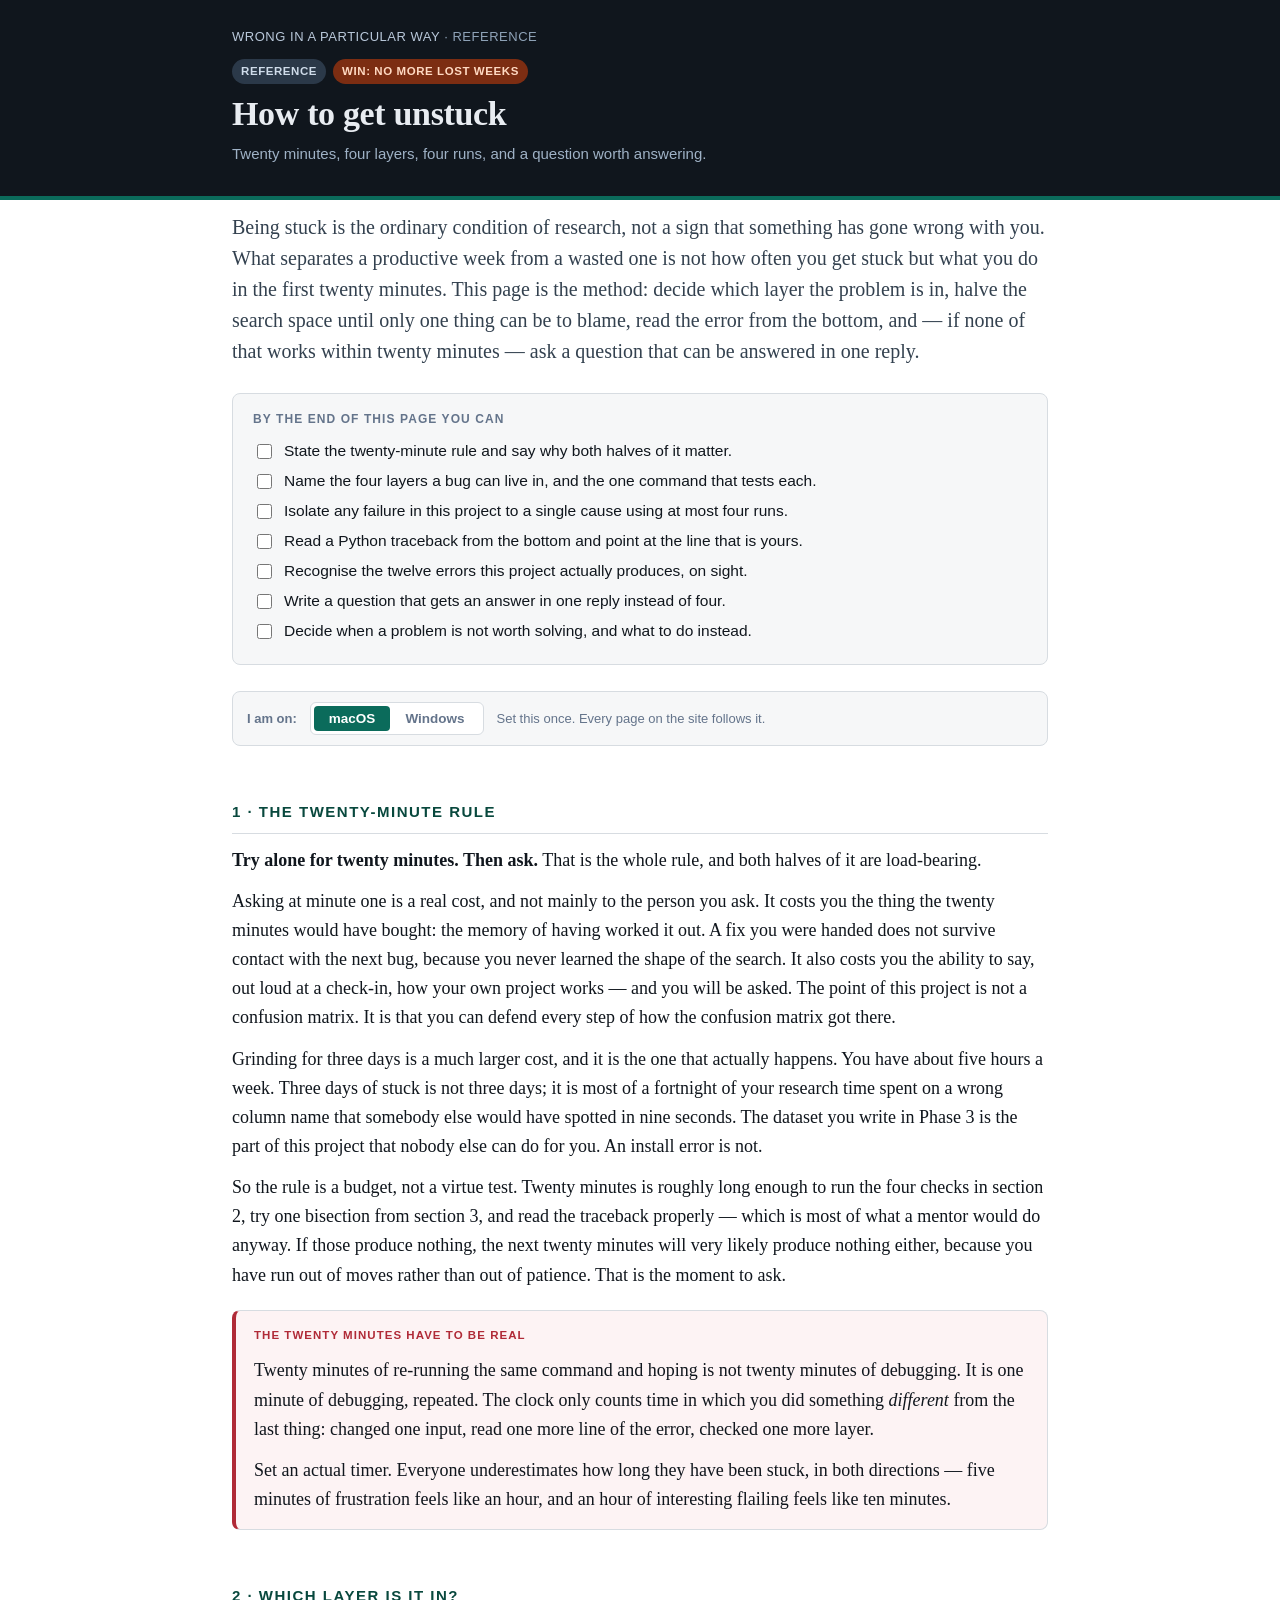
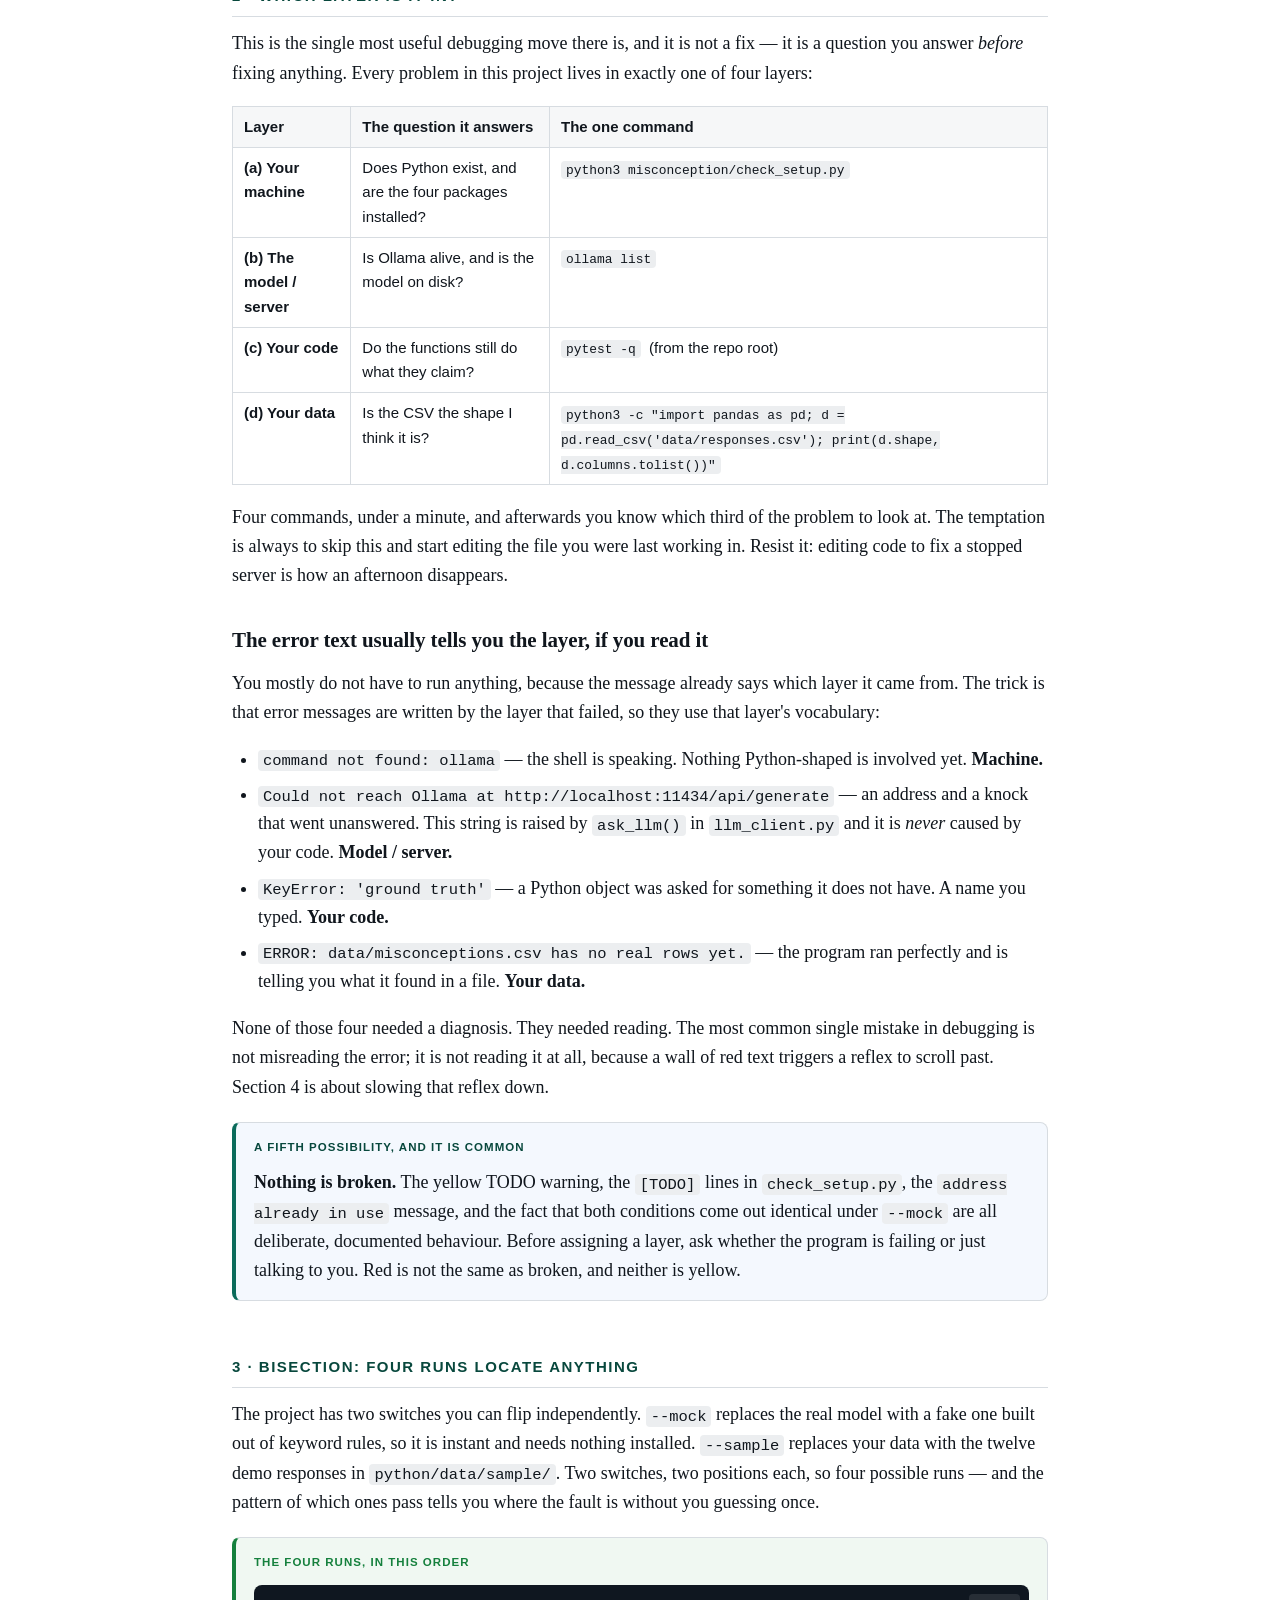
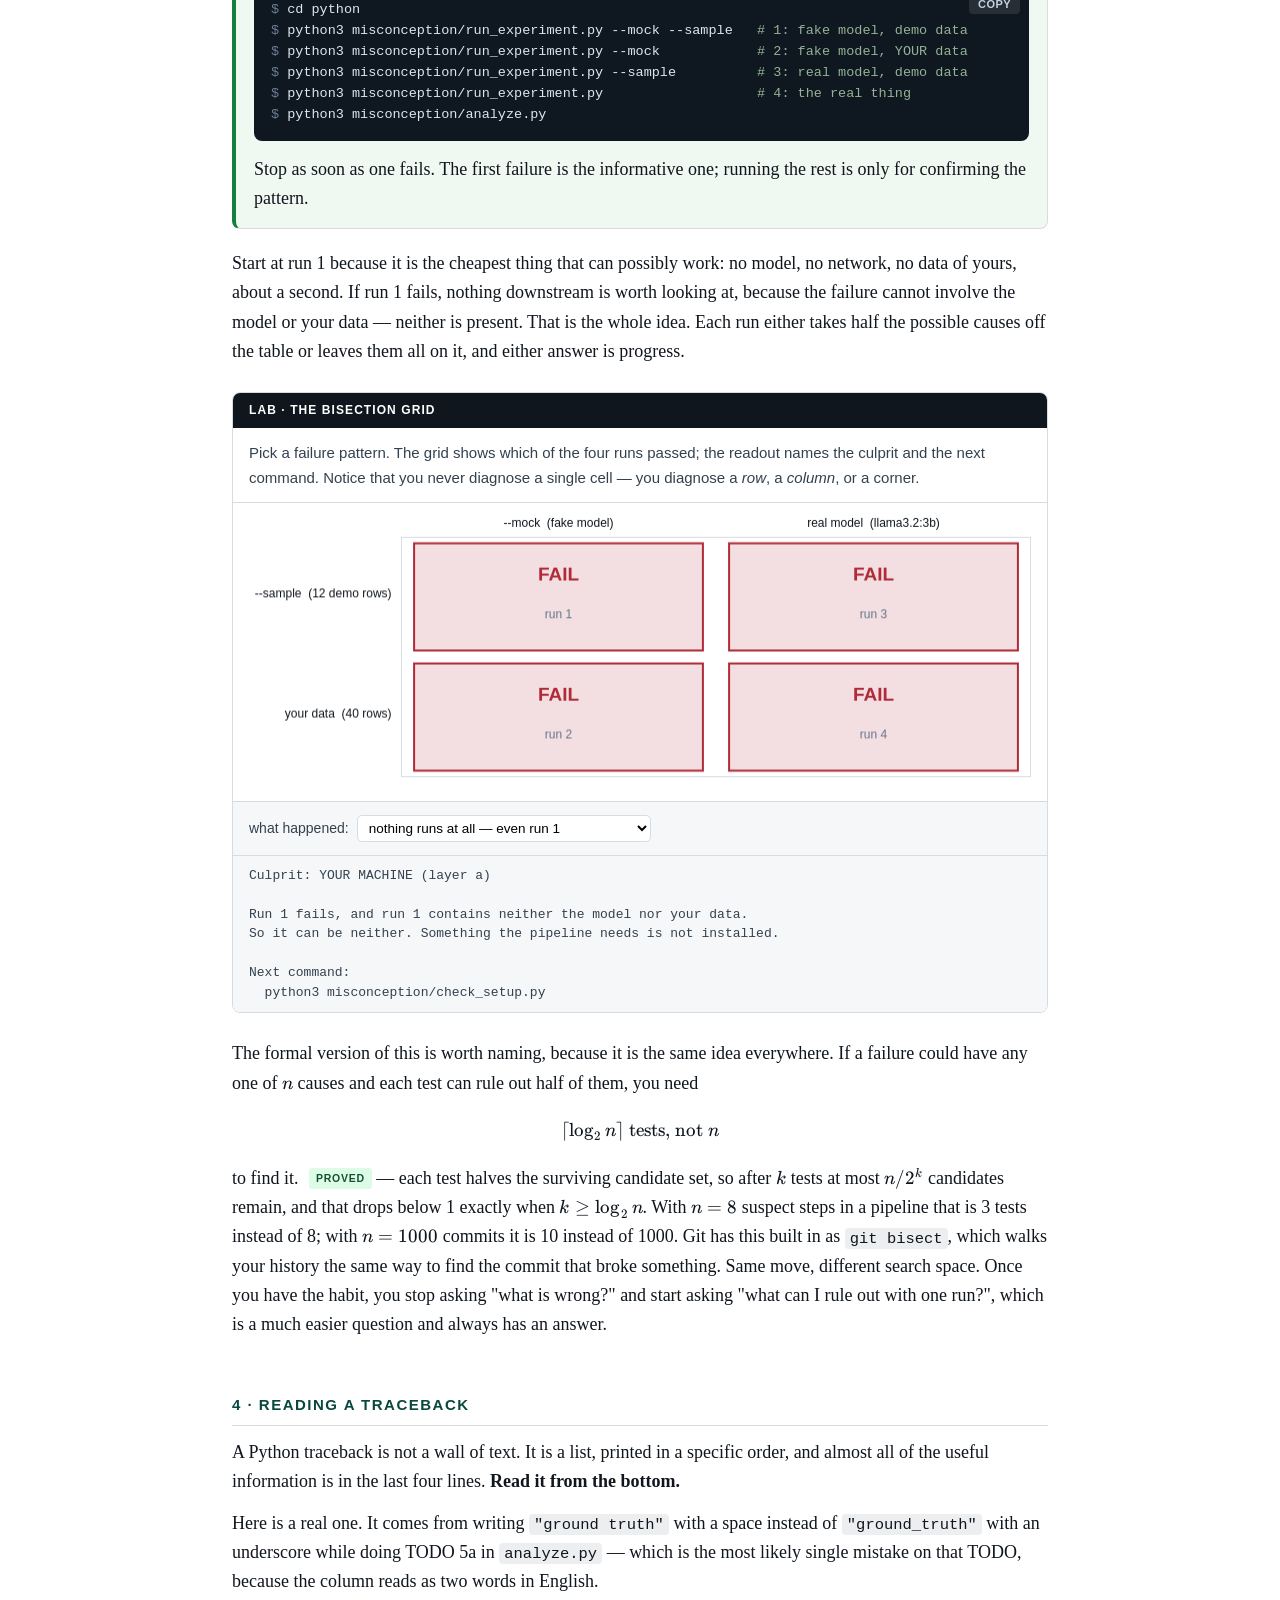
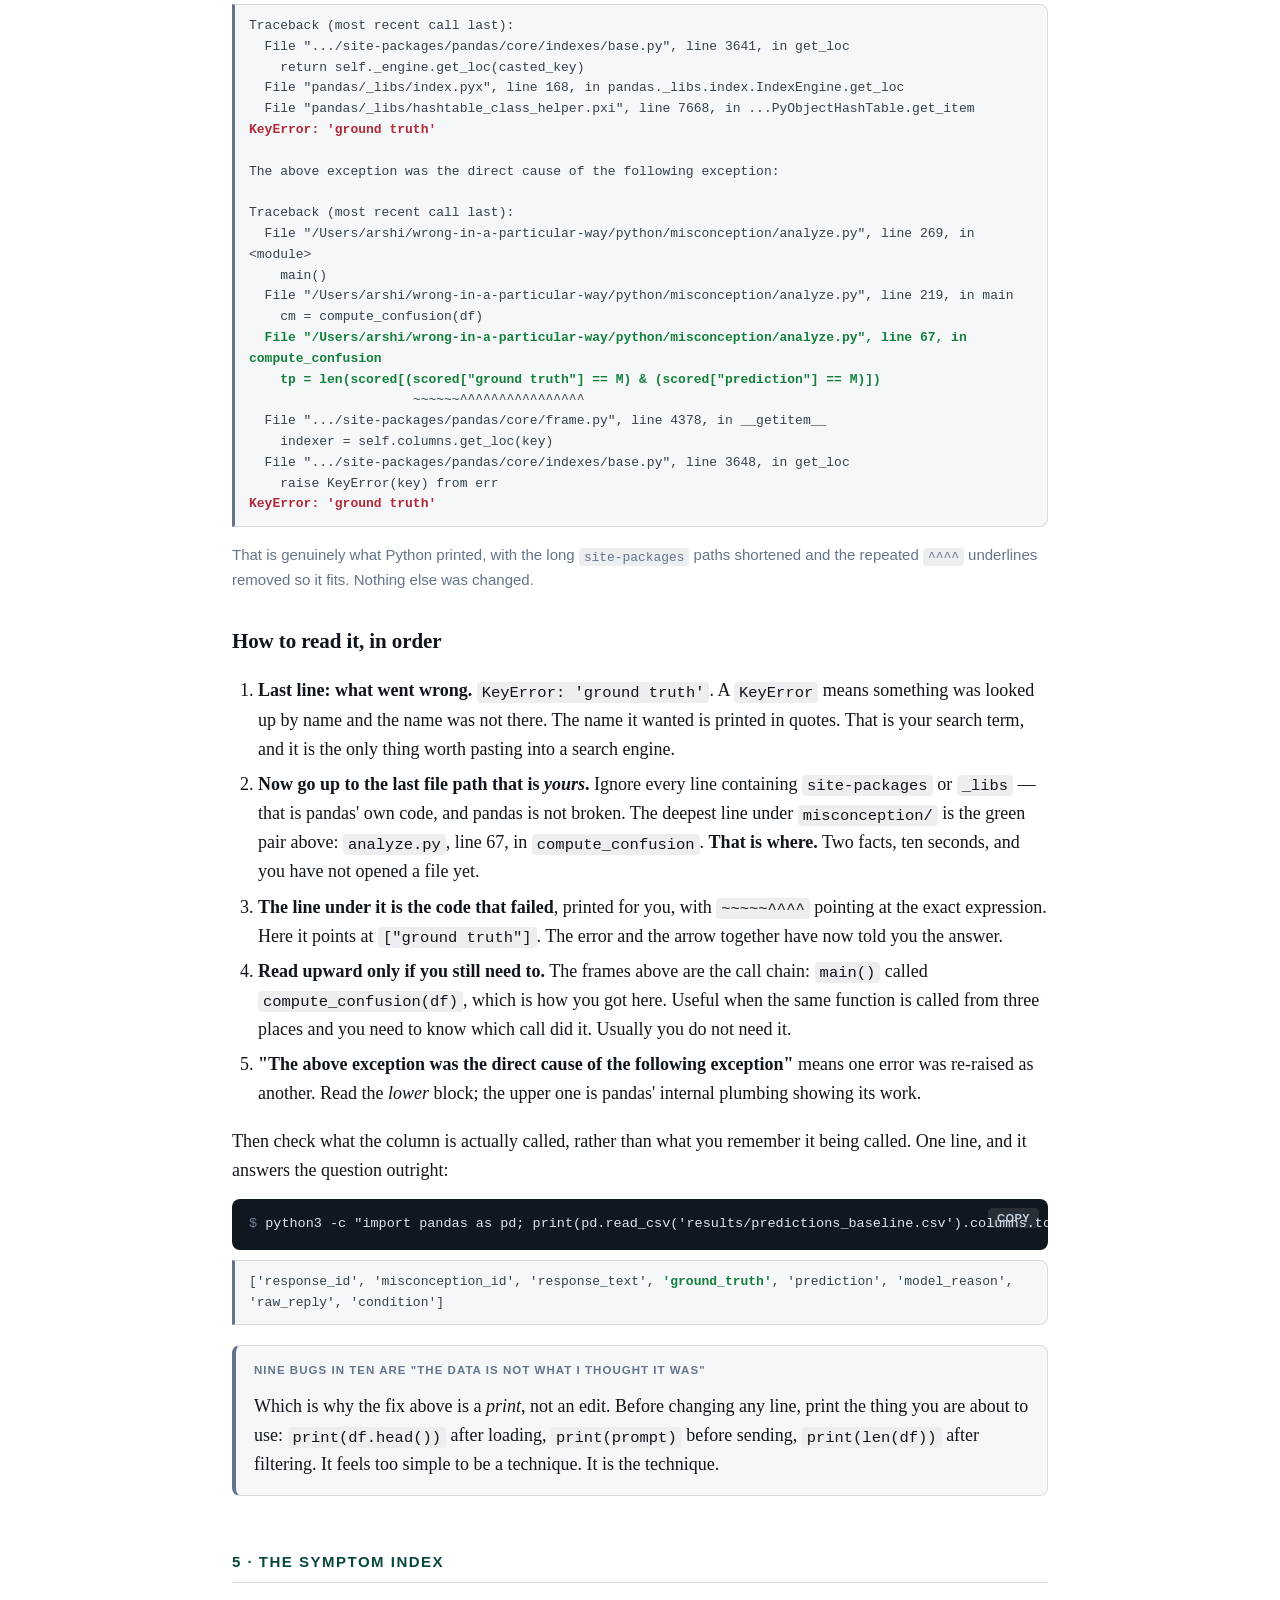
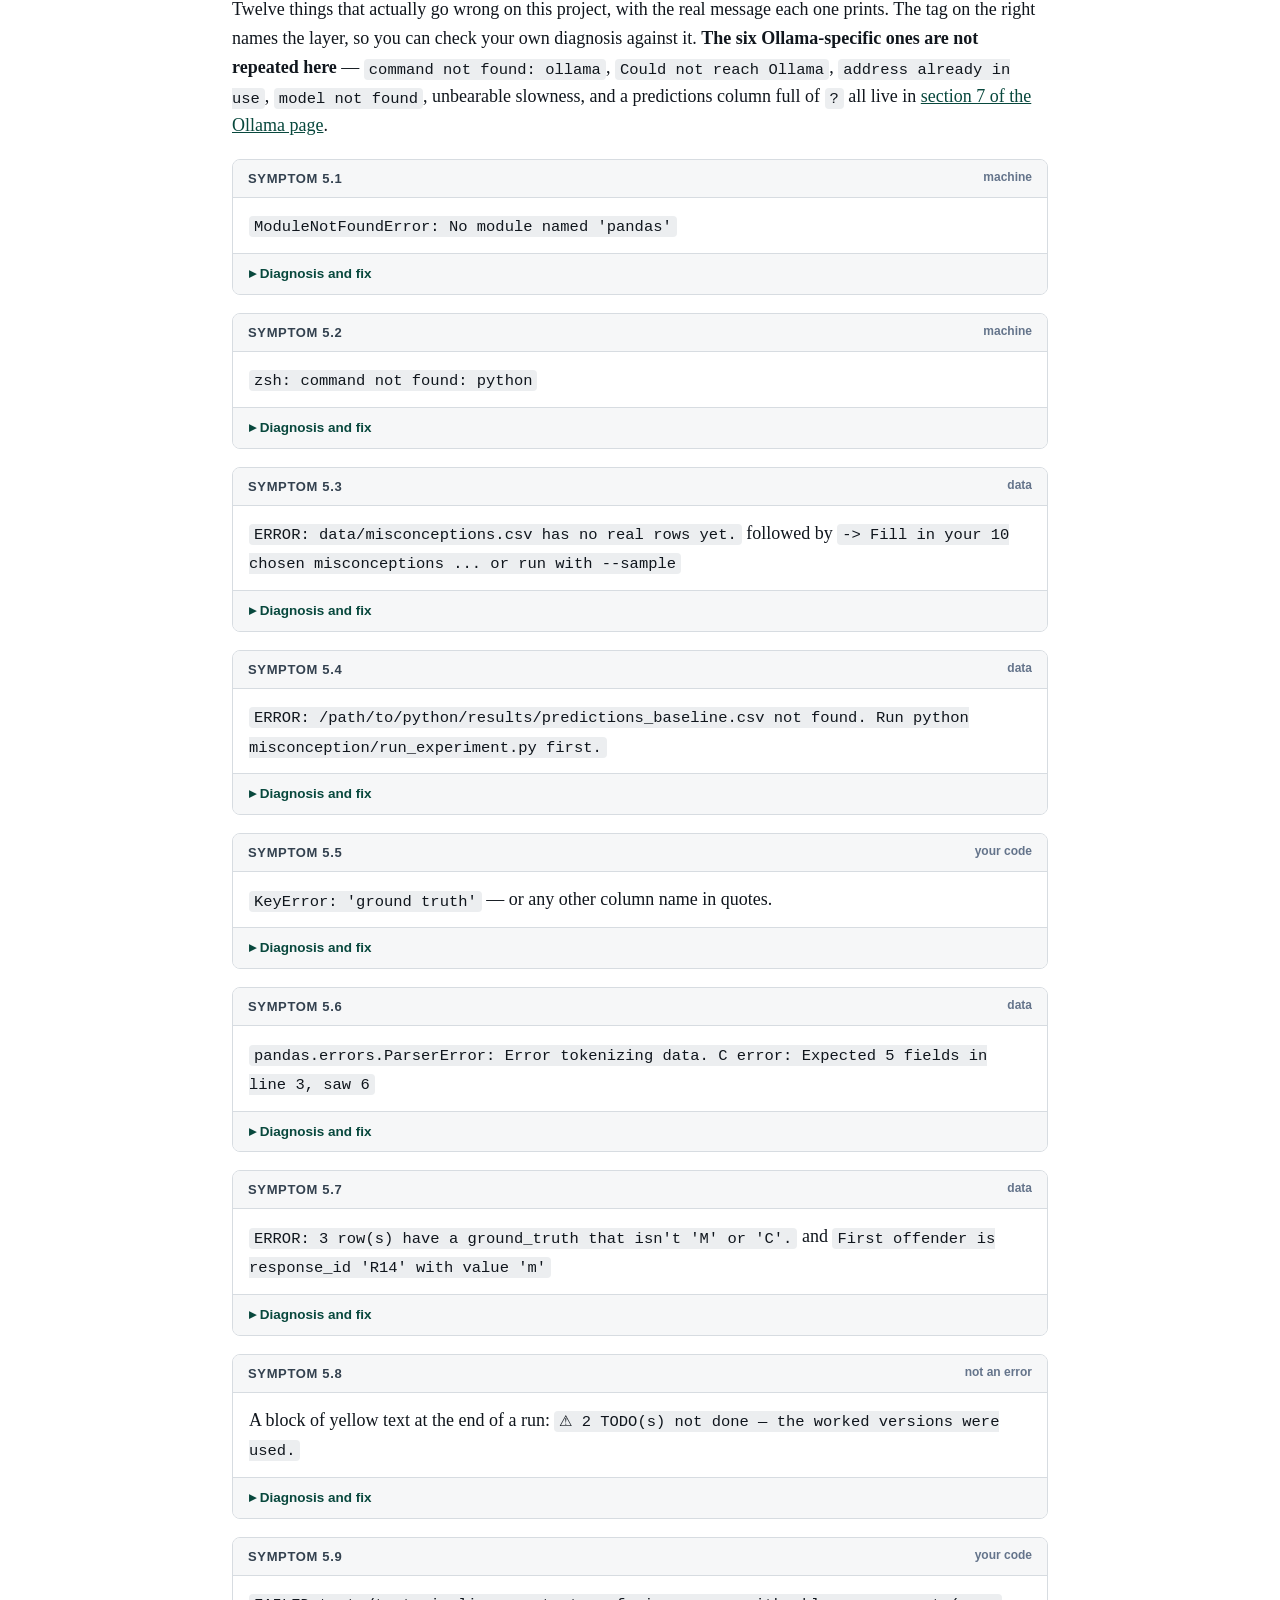
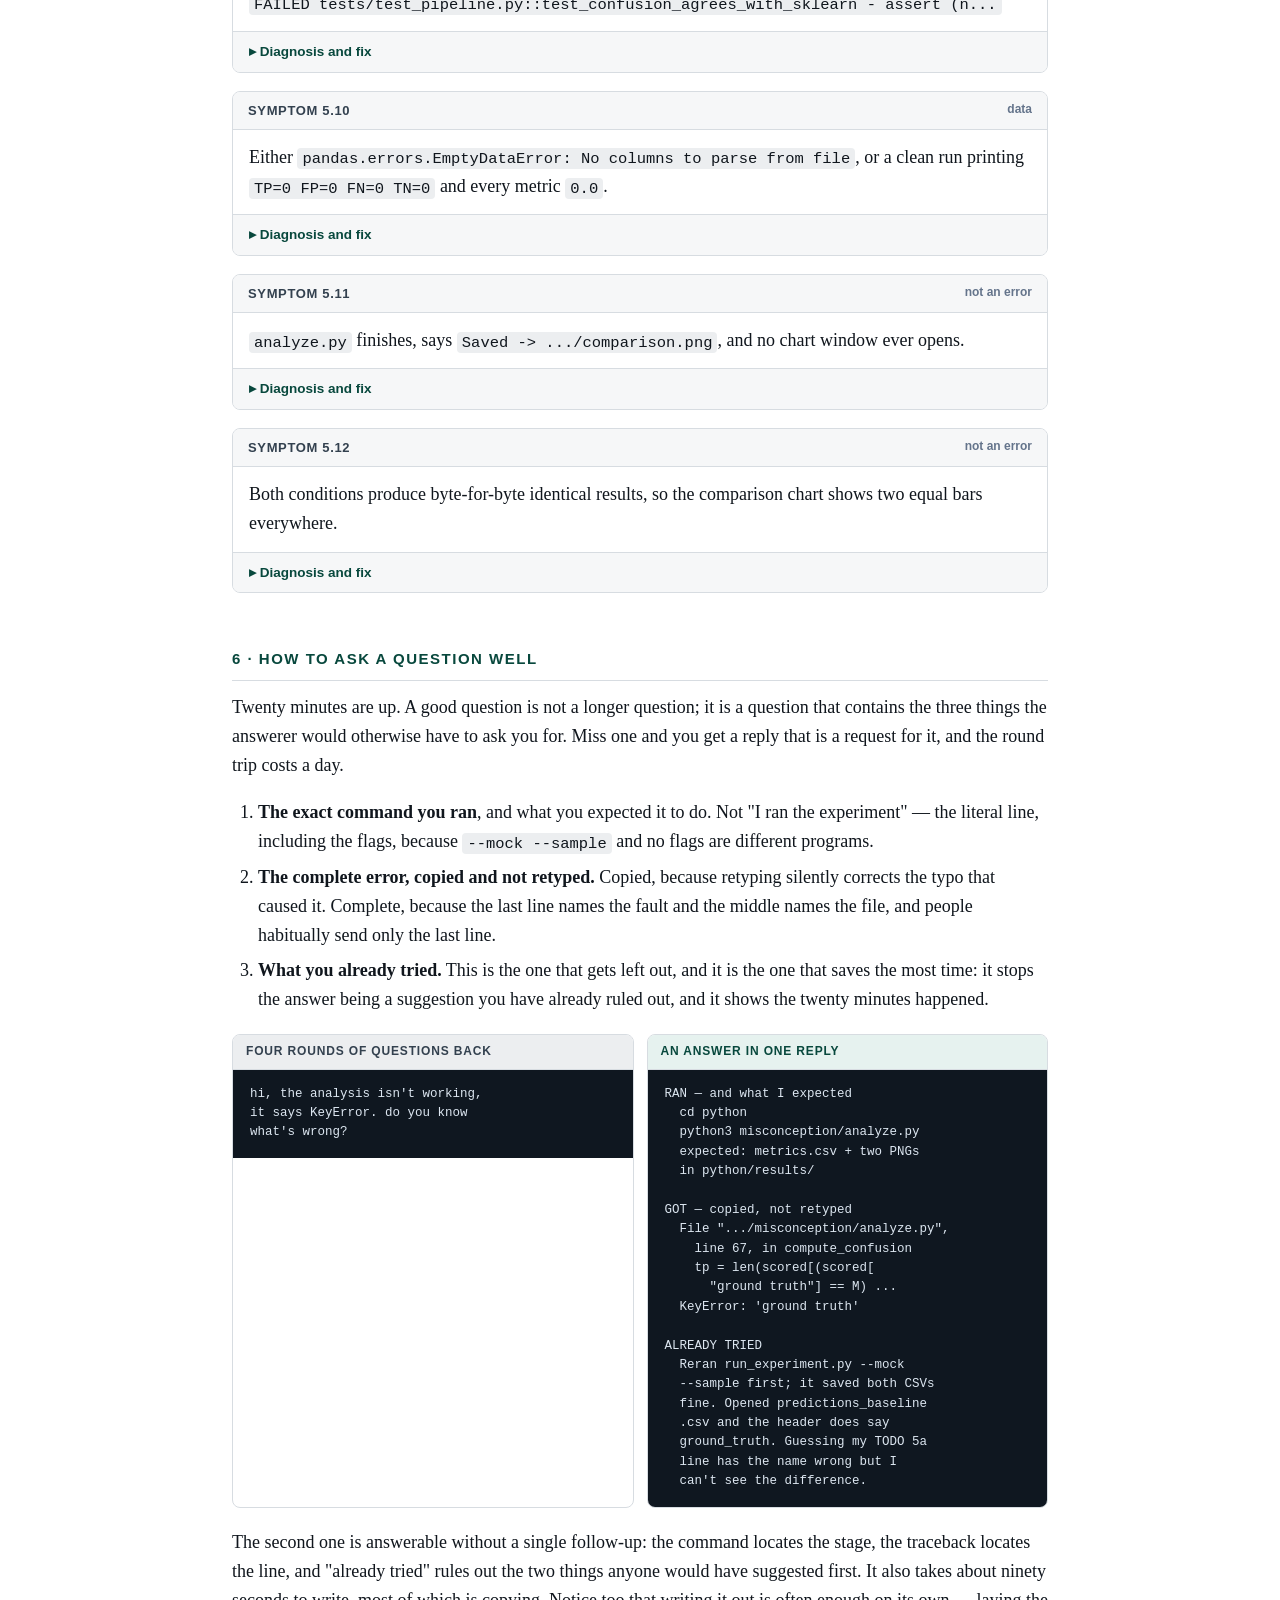
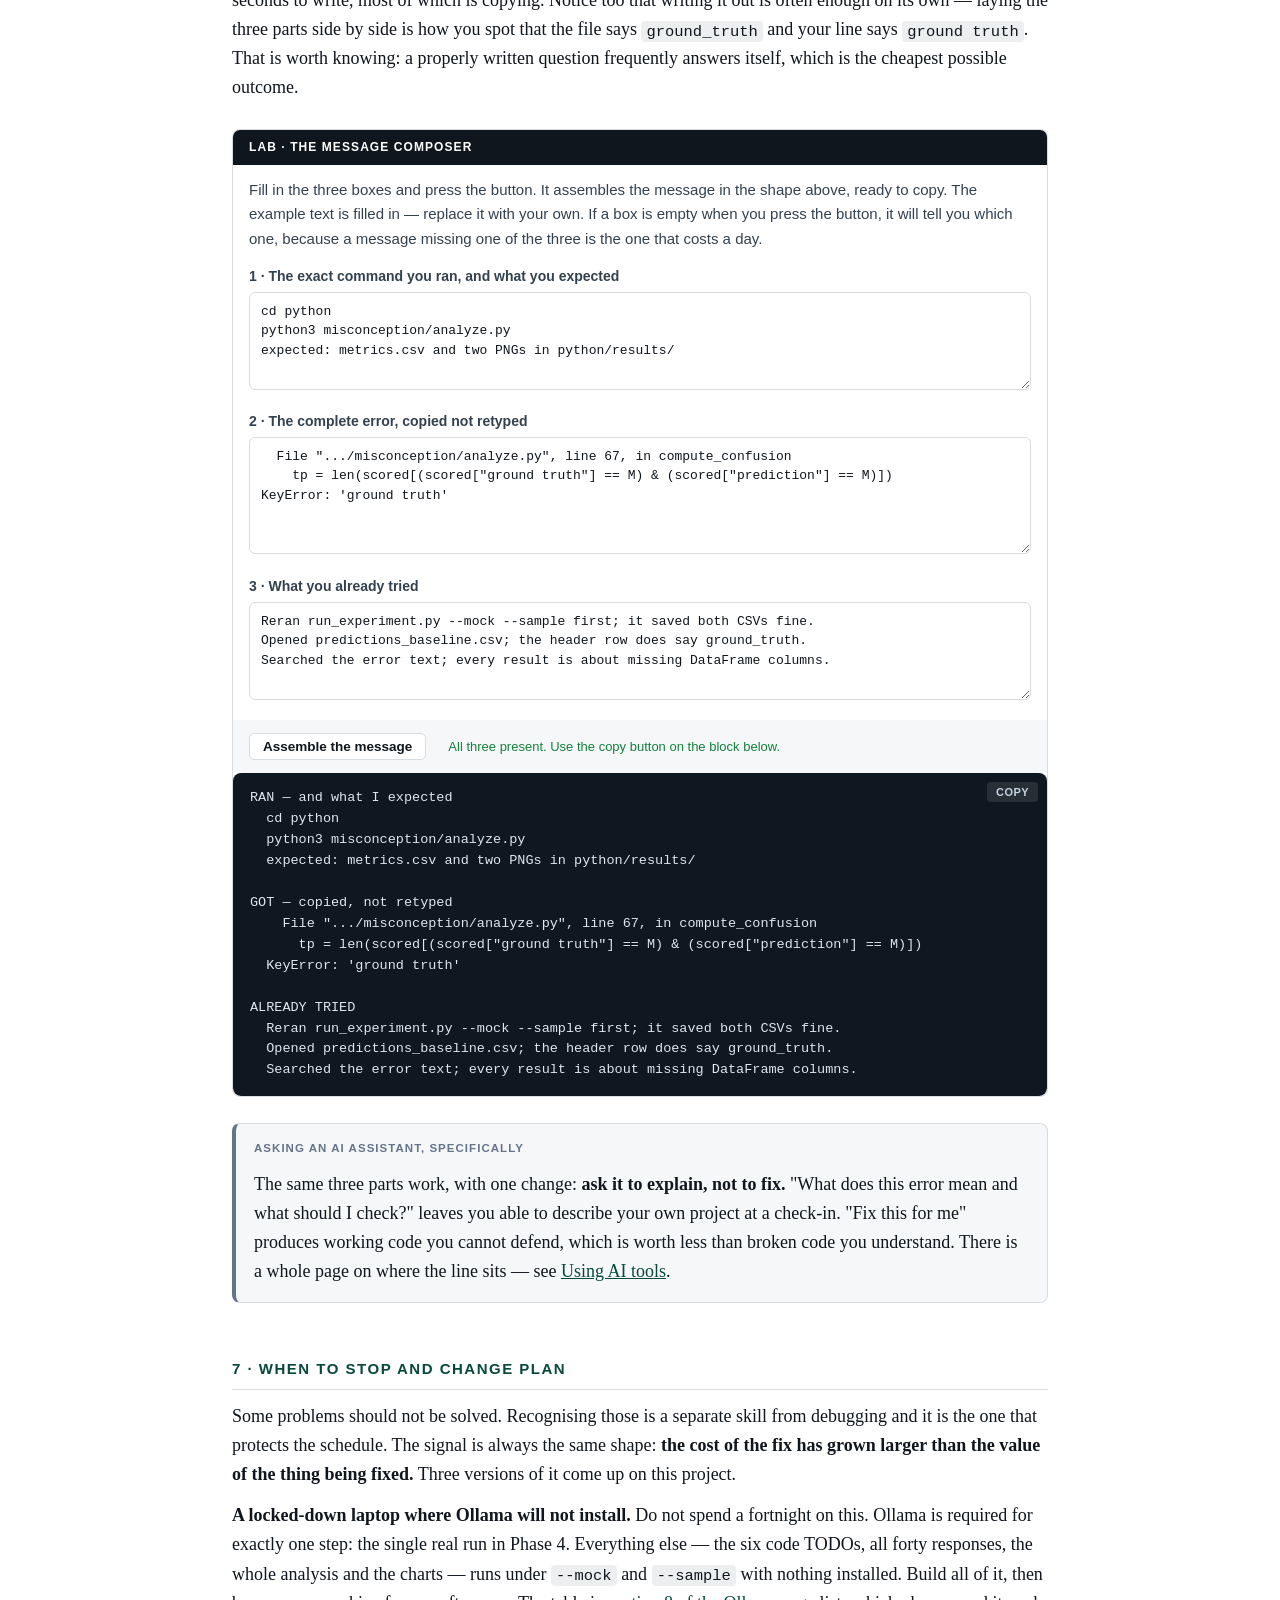
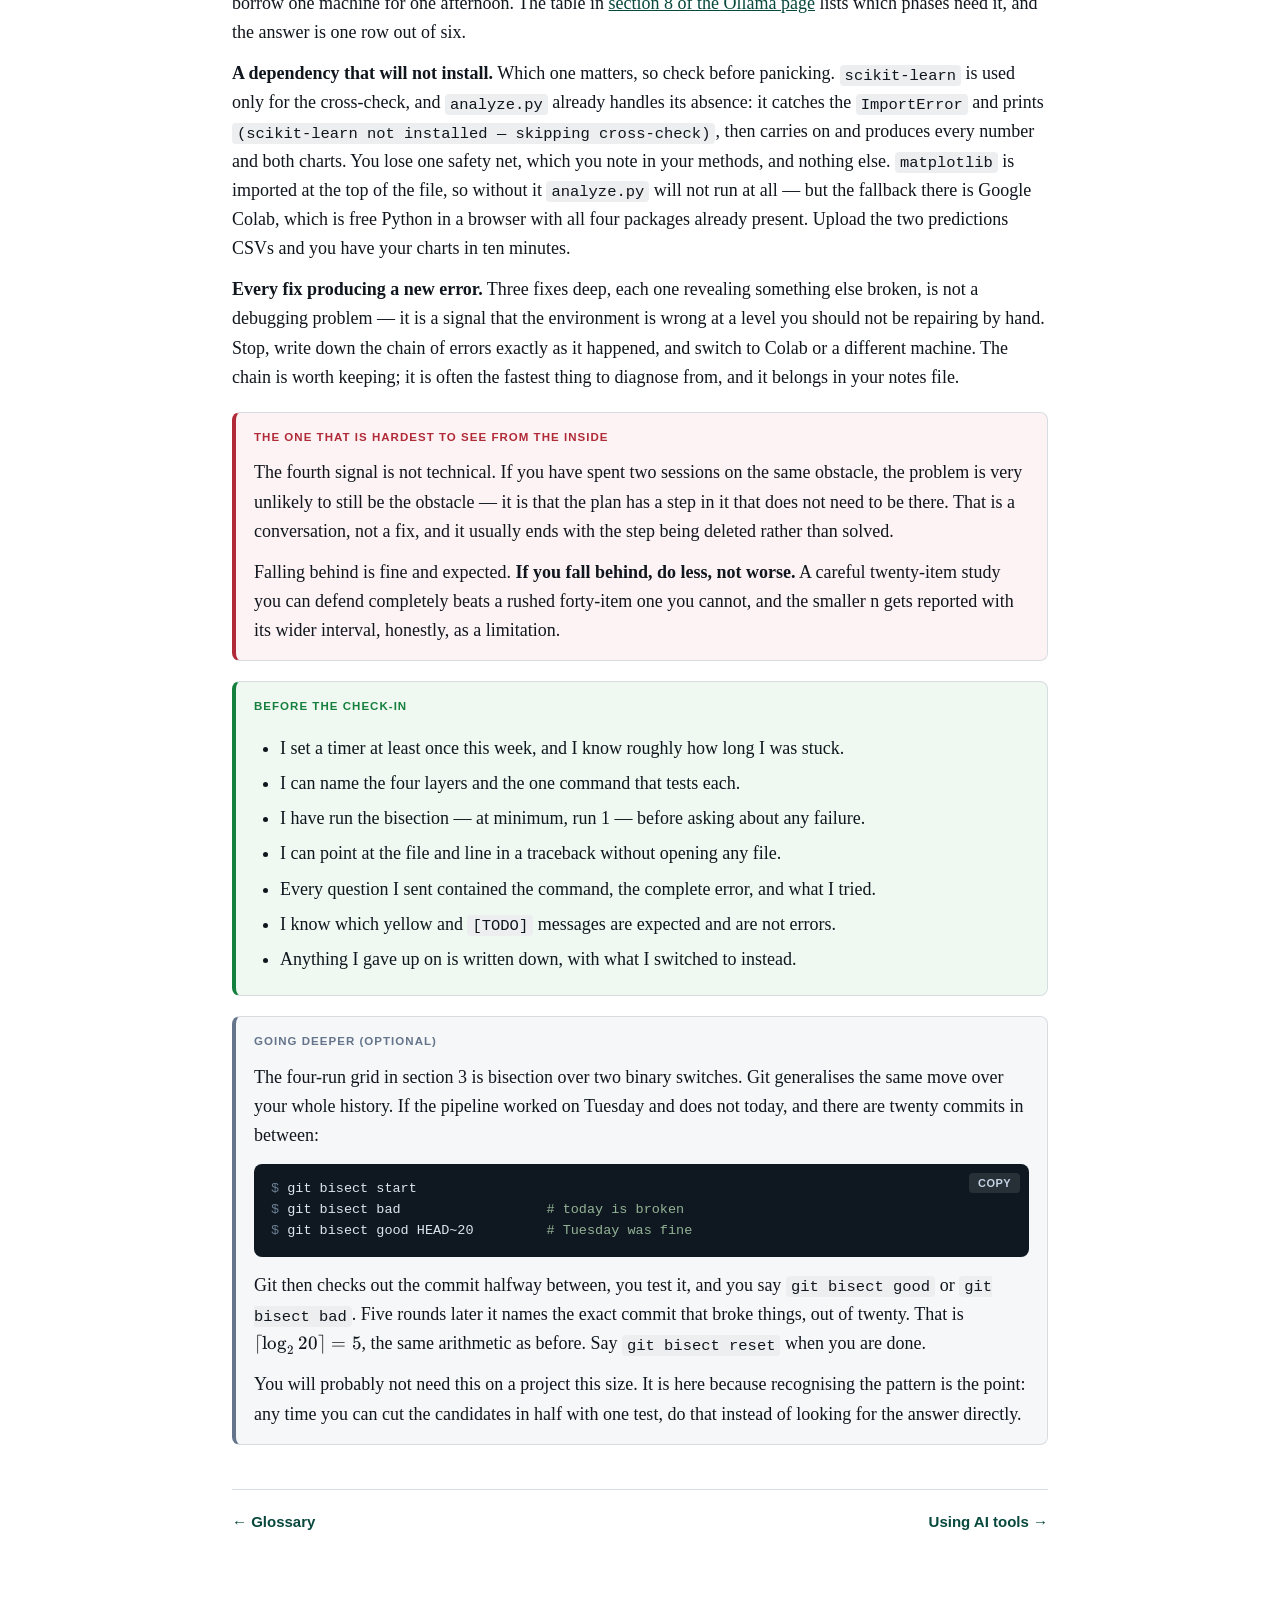
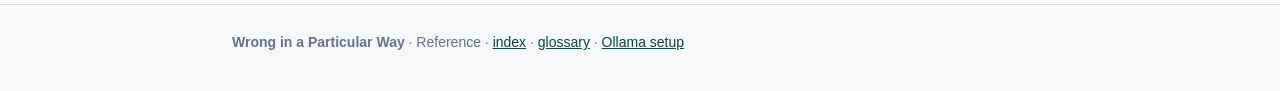
<file: docs/extras/unstuck.html>
<!DOCTYPE html>
<html lang="en">
<head>
<meta charset="utf-8">
<meta name="viewport" content="width=device-width, initial-scale=1">
<title>Reference · How to get unstuck — Wrong in a Particular Way</title>
<link rel="stylesheet" href="../assets/vendor/katex/katex.min.css">
<link rel="stylesheet" href="../assets/css/style.css">
<script src="../assets/vendor/katex/katex.min.js"></script>
<script src="../assets/vendor/katex/auto-render.min.js"></script>
<script src="../assets/js/detect.js"></script>
</head>
<body>

<header class="site">
  <div class="wrap">
    <div class="crumbs"><a href="../index.html">Wrong in a Particular Way</a> · Reference</div>
    <div class="badges"><span class="badge">Reference</span><span class="badge win">Win: no more lost weeks</span></div>
    <h1 class="chapter-title">How to get unstuck</h1>
    <p class="chapter-sub">Twenty minutes, four layers, four runs, and a question worth answering.</p>
  </div>
</header>

<main class="wrap">

<p class="lede">Being stuck is the ordinary condition of research, not a sign that something
has gone wrong with you. What separates a productive week from a wasted one is not how often
you get stuck but what you do in the first twenty minutes. This page is the method: decide
which layer the problem is in, halve the search space until only one thing can be to blame,
read the error from the bottom, and — if none of that works within twenty minutes — ask a
question that can be answered in one reply.</p>

<div class="objectives">
  <h3>By the end of this page you can</h3>
  <ul>
    <li>State the twenty-minute rule and say why both halves of it matter.</li>
    <li>Name the four layers a bug can live in, and the one command that tests each.</li>
    <li>Isolate any failure in this project to a single cause using at most four runs.</li>
    <li>Read a Python traceback from the bottom and point at the line that is yours.</li>
    <li>Recognise the twelve errors this project actually produces, on sight.</li>
    <li>Write a question that gets an answer in one reply instead of four.</li>
    <li>Decide when a problem is not worth solving, and what to do instead.</li>
  </ul>
</div>

<div class="os-bar">
  <span class="lbl2">I am on:</span>
  <span class="seg">
    <button type="button" data-os="mac" aria-pressed="true">macOS</button>
    <button type="button" data-os="win" aria-pressed="false">Windows</button>
  </span>
  <span class="muted" style="font-size:13px">Set this once. Every page on the site follows it.</span>
</div>

<h2>1 · The twenty-minute rule</h2>

<p><strong>Try alone for twenty minutes. Then ask.</strong> That is the whole rule, and both
halves of it are load-bearing.</p>

<p>Asking at minute one is a real cost, and not mainly to the person you ask. It costs you the
thing the twenty minutes would have bought: the memory of having worked it out. A fix you were
handed does not survive contact with the next bug, because you never learned the shape of the
search. It also costs you the ability to say, out loud at a check-in, how your own project
works — and you will be asked. The point of this project is not a confusion matrix. It is
that you can defend every step of how the confusion matrix got there.</p>

<p>Grinding for three days is a much larger cost, and it is the one that actually happens.
You have about five hours a week. Three days of stuck is not three days; it is most of a
fortnight of your research time spent on a wrong column name that somebody else would have
spotted in nine seconds. The dataset you write in Phase 3 is the part of this project that
nobody else can do for you. An install error is not.</p>

<p>So the rule is a budget, not a virtue test. Twenty minutes is roughly long enough to run
the four checks in section 2, try one bisection from section 3, and read the traceback
properly — which is most of what a mentor would do anyway. If those produce nothing, the
next twenty minutes will very likely produce nothing either, because you have run out of
moves rather than out of patience. That is the moment to ask.</p>

<div class="box warning">
  <span class="lbl">The twenty minutes have to be real</span>
  <p>Twenty minutes of re-running the same command and hoping is not twenty minutes of
  debugging. It is one minute of debugging, repeated. The clock only counts time in which you
  did something <em>different</em> from the last thing: changed one input, read one more line
  of the error, checked one more layer.</p>
  <p>Set an actual timer. Everyone underestimates how long they have been stuck, in both
  directions — five minutes of frustration feels like an hour, and an hour of interesting
  flailing feels like ten minutes.</p>
</div>

<h2>2 · Which layer is it in?</h2>

<p>This is the single most useful debugging move there is, and it is not a fix — it is a
question you answer <em>before</em> fixing anything. Every problem in this project lives in
exactly one of four layers:</p>

<table>
  <thead><tr><th>Layer</th><th>The question it answers</th><th>The one command</th></tr></thead>
  <tbody>
  <tr>
    <td><strong>(a) Your machine</strong></td>
    <td>Does Python exist, and are the four packages installed?</td>
    <td><code>python3 misconception/check_setup.py</code></td>
  </tr>
  <tr>
    <td><strong>(b) The model / server</strong></td>
    <td>Is Ollama alive, and is the model on disk?</td>
    <td><code>ollama list</code></td>
  </tr>
  <tr>
    <td><strong>(c) Your code</strong></td>
    <td>Do the functions still do what they claim?</td>
    <td><code>pytest -q</code> &nbsp;(from the repo root)</td>
  </tr>
  <tr>
    <td><strong>(d) Your data</strong></td>
    <td>Is the CSV the shape I think it is?</td>
    <td><code>python3 -c "import pandas as pd; d = pd.read_csv('data/responses.csv'); print(d.shape, d.columns.tolist())"</code></td>
  </tr>
  </tbody>
</table>

<p>Four commands, under a minute, and afterwards you know which third of the problem to look
at. The temptation is always to skip this and start editing the file you were last working
in. Resist it: editing code to fix a stopped server is how an afternoon disappears.</p>

<h3>The error text usually tells you the layer, if you read it</h3>

<p>You mostly do not have to run anything, because the message already says which layer it
came from. The trick is that error messages are written by the layer that failed, so they use
that layer's vocabulary:</p>

<ul>
  <li><code>command not found: ollama</code> — the shell is speaking. Nothing Python-shaped
  is involved yet. <strong>Machine.</strong></li>
  <li><code>Could not reach Ollama at http://localhost:11434/api/generate</code> — an address
  and a knock that went unanswered. This string is raised by <code>ask_llm()</code> in
  <code>llm_client.py</code> and it is <em>never</em> caused by your code.
  <strong>Model / server.</strong></li>
  <li><code>KeyError: 'ground truth'</code> — a Python object was asked for something it does
  not have. A name you typed. <strong>Your code.</strong></li>
  <li><code>ERROR: data/misconceptions.csv has no real rows yet.</code> — the program ran
  perfectly and is telling you what it found in a file. <strong>Your data.</strong></li>
</ul>

<p>None of those four needed a diagnosis. They needed reading. The most common single mistake
in debugging is not misreading the error; it is not reading it at all, because a wall of red
text triggers a reflex to scroll past. Section 4 is about slowing that reflex down.</p>

<div class="box definition">
  <span class="lbl">A fifth possibility, and it is common</span>
  <p><strong>Nothing is broken.</strong> The yellow TODO warning, the <code>[TODO]</code>
  lines in <code>check_setup.py</code>, the <code>address already in use</code> message, and
  the fact that both conditions come out identical under <code>--mock</code> are all
  deliberate, documented behaviour. Before assigning a layer, ask whether the program is
  failing or just talking to you. Red is not the same as broken, and neither is yellow.</p>
</div>

<h2>3 · Bisection: four runs locate anything</h2>

<p>The project has two switches you can flip independently. <code>--mock</code> replaces the
real model with a fake one built out of keyword rules, so it is instant and needs nothing
installed. <code>--sample</code> replaces your data with the twelve demo responses in
<code>python/data/sample/</code>. Two switches, two positions each, so four possible runs —
and the pattern of which ones pass tells you where the fault is without you guessing once.</p>

<div class="box python">
  <span class="lbl">The four runs, in this order</span>
  <div class="cmd"><pre><span class="p">$ </span>cd python
<span class="p">$ </span>python3 misconception/run_experiment.py --mock --sample   <span class="c"># 1: fake model, demo data</span>
<span class="p">$ </span>python3 misconception/run_experiment.py --mock            <span class="c"># 2: fake model, YOUR data</span>
<span class="p">$ </span>python3 misconception/run_experiment.py --sample          <span class="c"># 3: real model, demo data</span>
<span class="p">$ </span>python3 misconception/run_experiment.py                   <span class="c"># 4: the real thing</span>
<span class="p">$ </span>python3 misconception/analyze.py</pre></div>
  <p style="margin-bottom:0">Stop as soon as one fails. The first failure is the informative
  one; running the rest is only for confirming the pattern.</p>
</div>

<p>Start at run 1 because it is the cheapest thing that can possibly work: no model, no
network, no data of yours, about a second. If run 1 fails, nothing downstream is worth
looking at, because the failure cannot involve the model or your data — neither is present.
That is the whole idea. Each run either takes half the possible causes off the table or
leaves them all on it, and either answer is progress.</p>

<div class="lab">
  <div class="lab-title">Lab · The bisection grid</div>
  <p class="lab-desc">Pick a failure pattern. The grid shows which of the four runs passed;
  the readout names the culprit and the next command. Notice that you never diagnose a single
  cell — you diagnose a <em>row</em>, a <em>column</em>, or a corner.</p>
  <canvas id="bisect" height="300"></canvas>
  <div class="controls" id="bisectctl"></div>
  <div class="readout" id="bisectout"></div>
</div>

<script>
G.lab(function () {
  /* grid[col][row]: col 0 = --mock, col 1 = real model.
     row 1 = --sample (demo data, drawn on top), row 0 = your data. */
  var SCEN = {
    env: {
      grid: [[0, 0], [0, 0]],
      who: 'YOUR MACHINE (layer a)',
      why: 'Run 1 fails, and run 1 contains neither the model nor your data.\n' +
           'So it can be neither. Something the pipeline needs is not installed.',
      next: 'python3 misconception/check_setup.py'
    },
    data: {
      grid: [[0, 1], [0, 1]],
      who: 'YOUR DATA (layer d)',
      why: 'The demo-data row passes with both models; your-data row fails with both.\n' +
           'The model is irrelevant to the pattern, so the fault is in the file that\n' +
           'changed between the two rows: data/responses.csv or data/misconceptions.csv.',
      next: 'python3 -c "import pandas as pd; d = pd.read_csv(\'data/responses.csv\'); print(d.shape, d.columns.tolist())"'
    },
    model: {
      grid: [[1, 1], [0, 0]],
      who: 'THE MODEL OR THE SERVER (layer b)',
      why: 'Everything passes with the fake model and nothing passes with the real one,\n' +
           'on both datasets. Your code is fine — it ran twice. Your data is fine — it\n' +
           'ran under --mock. What changed is that Ollama is now in the loop.',
      next: 'ollama list          # then open http://localhost:11434 in a browser'
    },
    inter: {
      grid: [[1, 1], [0, 1]],
      who: 'THE COMBINATION — neither one alone (layer b meeting layer d)',
      why: 'Three runs pass. Only the real model on your real data fails, so no single\n' +
           'component is broken. Usually one item: a response long enough to hit\n' +
           'TIMEOUT_SECONDS = 120, or a reply parse_verdict() cannot read, which\n' +
           'shows up as ? in the prediction column rather than as a crash.',
      next: 'python3 -c "import pandas as pd; d = pd.read_csv(\'results/predictions_baseline.csv\'); print(d[d.prediction == \'?\'][[\'response_id\', \'raw_reply\']])"'
    }
  };

  var st = G.controls('bisectctl', [
    { k: 'sc', type: 'select', label: 'what happened:',
      options: [['env',   'nothing runs at all — even run 1'],
                ['data',  'the demo data works, mine does not'],
                ['model', 'mock mode works, the real model does not'],
                ['inter', 'only the last run fails']],
      value: 'env' }
  ], draw);

  var COLS = ['--mock  (fake model)', 'real model  (llama3.2:3b)'];
  var ROWS = ['your data  (40 rows)', '--sample  (12 demo rows)'];

  function draw() {
    var cv = G.canvas('bisect'); if (!cv) return;
    var s = SCEN[st.sc];
    var fr = G.frame(cv.ctx, cv.w, cv.h, {
      xmin: 0, xmax: 2, ymin: 0, ymax: 2,
      margin: { left: 168, right: 16, top: 34, bottom: 24 }
    });
    fr.axes({ xticks: 0, yticks: 0, grid: false });

    var i, j, pass, col;
    for (i = 0; i < 2; i++) {
      fr.text(i + 0.5, 2.06, COLS[i], { color: G.COL.ink, align: 'center' });
      for (j = 0; j < 2; j++) {
        pass = s.grid[i][j];
        col = pass ? G.COL.green : G.COL.rose;
        fr.rect(i + 0.04, j + 0.05, i + 0.96, j + 0.95,
                { fill: col, alpha: pass ? 0.11 : 0.15, stroke: col, width: 2 });
        fr.text(i + 0.5, j + 0.60, pass ? 'PASS' : 'FAIL',
                { color: col, align: 'center',
                  font: 'bold 19px -apple-system, Segoe UI, Roboto, sans-serif' });
        fr.text(i + 0.5, j + 0.30,
                'run ' + (j === 1 ? (i === 0 ? '1' : '3') : (i === 0 ? '2' : '4')),
                { color: G.COL.muted, align: 'center' });
      }
    }
    for (j = 0; j < 2; j++) {
      fr.text(-0.03, j + 0.47, ROWS[j], { color: G.COL.ink, align: 'right' });
    }

    G.say('bisectout',
      'Culprit: ' + s.who + '\n\n' + s.why + '\n\nNext command:\n  ' + s.next);
  }
  draw();
});
</script>

<p>The formal version of this is worth naming, because it is the same idea everywhere. If a
failure could have any one of $n$ causes and each test can rule out half of them, you need</p>

$$\lceil \log_2 n \rceil \text{ tests, not } n$$

<p>to find it. <span class="status proved">proved</span> — each test halves the surviving
candidate set, so after $k$ tests at most $n / 2^k$ candidates remain, and that drops below 1
exactly when $k \ge \log_2 n$. With $n = 8$ suspect steps in a pipeline that is 3 tests
instead of 8; with $n = 1000$ commits it is 10 instead of 1000. Git has this built in as
<code>git bisect</code>, which walks your history the same way to find the commit that broke
something. Same move, different search space. Once you have the habit, you stop asking "what
is wrong?" and start asking "what can I rule out with one run?", which is a much easier
question and always has an answer.</p>

<h2>4 · Reading a traceback</h2>

<p>A Python traceback is not a wall of text. It is a list, printed in a specific order, and
almost all of the useful information is in the last four lines. <strong>Read it from the
bottom.</strong></p>

<p>Here is a real one. It comes from writing <code>"ground truth"</code> with a space instead
of <code>"ground_truth"</code> with an underscore while doing TODO 5a in
<code>analyze.py</code> — which is the most likely single mistake on that TODO, because the
column reads as two words in English.</p>

<div class="out">Traceback (most recent call last):
  File ".../site-packages/pandas/core/indexes/base.py", line 3641, in get_loc
    return self._engine.get_loc(casted_key)
  File "pandas/_libs/index.pyx", line 168, in pandas._libs.index.IndexEngine.get_loc
  File "pandas/_libs/hashtable_class_helper.pxi", line 7668, in ...PyObjectHashTable.get_item
<i>KeyError: 'ground truth'</i>

The above exception was the direct cause of the following exception:

Traceback (most recent call last):
  File "/Users/arshi/wrong-in-a-particular-way/python/misconception/analyze.py", line 269, in &lt;module&gt;
    main()
  File "/Users/arshi/wrong-in-a-particular-way/python/misconception/analyze.py", line 219, in main
    cm = compute_confusion(df)
  <b>File "/Users/arshi/wrong-in-a-particular-way/python/misconception/analyze.py", line 67, in compute_confusion</b>
    <b>tp = len(scored[(scored["ground truth"] == M) &amp; (scored["prediction"] == M)])</b>
                     ~~~~~~^^^^^^^^^^^^^^^^
  File ".../site-packages/pandas/core/frame.py", line 4378, in __getitem__
    indexer = self.columns.get_loc(key)
  File ".../site-packages/pandas/core/indexes/base.py", line 3648, in get_loc
    raise KeyError(key) from err
<i>KeyError: 'ground truth'</i></div>

<p class="muted">That is genuinely what Python printed, with the long
<code>site-packages</code> paths shortened and the repeated <code>^^^^</code> underlines
removed so it fits. Nothing else was changed.</p>

<h3>How to read it, in order</h3>

<ol>
  <li><strong>Last line: what went wrong.</strong> <code>KeyError: 'ground truth'</code>. A
  <code>KeyError</code> means something was looked up by name and the name was not there. The
  name it wanted is printed in quotes. That is your search term, and it is the only thing
  worth pasting into a search engine.</li>
  <li><strong>Now go up to the last file path that is <em>yours</em>.</strong> Ignore every
  line containing <code>site-packages</code> or <code>_libs</code> — that is pandas' own
  code, and pandas is not broken. The deepest line under
  <code>misconception/</code> is the green pair above: <code>analyze.py</code>, line 67, in
  <code>compute_confusion</code>. <strong>That is where.</strong> Two facts, ten seconds,
  and you have not opened a file yet.</li>
  <li><strong>The line under it is the code that failed</strong>, printed for you, with
  <code>~~~~~^^^^</code> pointing at the exact expression. Here it points at
  <code>["ground truth"]</code>. The error and the arrow together have now told you the
  answer.</li>
  <li><strong>Read upward only if you still need to.</strong> The frames above are the call
  chain: <code>main()</code> called <code>compute_confusion(df)</code>, which is how you got
  here. Useful when the same function is called from three places and you need to know which
  call did it. Usually you do not need it.</li>
  <li><strong>"The above exception was the direct cause of the following exception"</strong>
  means one error was re-raised as another. Read the <em>lower</em> block; the upper one is
  pandas' internal plumbing showing its work.</li>
</ol>

<p>Then check what the column is actually called, rather than what you remember it being
called. One line, and it answers the question outright:</p>

<div class="cmd"><pre><span class="p">$ </span>python3 -c "import pandas as pd; print(pd.read_csv('results/predictions_baseline.csv').columns.tolist())"</pre></div>
<div class="out">['response_id', 'misconception_id', 'response_text', <b>'ground_truth'</b>, 'prediction', 'model_reason', 'raw_reply', 'condition']</div>

<div class="box aside">
  <span class="lbl">Nine bugs in ten are "the data is not what I thought it was"</span>
  <p>Which is why the fix above is a <em>print</em>, not an edit. Before changing any line,
  print the thing you are about to use: <code>print(df.head())</code> after loading,
  <code>print(prompt)</code> before sending, <code>print(len(df))</code> after filtering. It
  feels too simple to be a technique. It is the technique.</p>
</div>

<h2>5 · The symptom index</h2>

<p>Twelve things that actually go wrong on this project, with the real message each one
prints. The tag on the right names the layer, so you can check your own diagnosis against it.
<strong>The six Ollama-specific ones are not repeated here</strong> —
<code>command not found: ollama</code>, <code>Could not reach Ollama</code>,
<code>address already in use</code>, <code>model not found</code>, unbearable slowness, and a
predictions column full of <code>?</code> all live in
<a href="../setup/ollama.html">section 7 of the Ollama page</a>.</p>

<div class="exercise">
  <div class="ex-head">Symptom 5.1<span class="tag">machine</span></div>
  <div class="ex-body"><p><code>ModuleNotFoundError: No module named 'pandas'</code></p></div>
  <details><summary>Diagnosis and fix</summary><div class="solution">
    <p>Python started fine, so Python is installed. It could not find a library. The layer is
    your machine, and the fix is one command:</p>
    <div class="cmd"><pre><span class="p">$ </span>pip install pandas requests matplotlib scikit-learn</pre></div>
    <p>Then rerun <code>python3 misconception/check_setup.py</code>, which tests all four
    imports and prints a line each. Note that the import name and the install name are not
    always the same word: you <code>import sklearn</code> but you <code>pip install
    scikit-learn</code>. <code>check_setup.py</code> keeps both spellings in a list precisely
    because that mismatch confuses everyone once.</p>
    <p>If <code>pip</code> itself is not recognised, try <code>python3 -m pip install
    pandas</code>. That form works whenever Python works, because it asks Python to run its
    own package installer instead of relying on a separate program being on your PATH.</p>
  </div></details>
</div>

<div class="exercise">
  <div class="ex-head">Symptom 5.2<span class="tag">machine</span></div>
  <div class="ex-body"><p><span class="os-only on" data-os="mac"><code>zsh: command not found: python</code></span><span class="os-only" data-os="win"><code>python3 : The term 'python3' is not recognized as the name of a cmdlet, function, script file, or operable program.</code></span></p></div>
  <details><summary>Diagnosis and fix</summary><div class="solution">
    <p>Not a broken install. The two systems disagree about what the program is called.</p>
    <p class="os-only on" data-os="mac">On macOS, <code>python</code> with no 3 usually does
    not exist at all — it was removed so that nobody accidentally ran the long-obsolete
    Python 2. <strong>Always type <code>python3</code> on this machine.</strong> Every command
    on this site is written that way.</p>
    <p class="os-only" data-os="win">On Windows, the installer from python.org creates
    <code>python</code> but often not <code>python3</code>. <strong>Drop the 3:
    <code>python misconception/check_setup.py</code>.</strong> Everything else on the site is
    identical.</p>
    <p>If <em>neither</em> name works, Python genuinely is not installed or not on your PATH —
    see the Python setup page. A useful tell: <code>python --version</code> printing
    <code>Python 2.7.x</code> means you have found the wrong one, not that you are fine.</p>
    <p>Worth internalising as a pattern: "this exact word is not recognised" is always the
    machine layer, and it is almost never solved by editing code.</p>
  </div></details>
</div>

<div class="exercise">
  <div class="ex-head">Symptom 5.3<span class="tag">data</span></div>
  <div class="ex-body"><p><code>ERROR: data/misconceptions.csv has no real rows yet.</code>
  followed by <code>-&gt; Fill in your 10 chosen misconceptions ... or run with --sample</code></p></div>
  <details><summary>Diagnosis and fix</summary><div class="solution">
    <p>Nothing is broken. <code>load_misconceptions()</code> in
    <code>run_experiment.py</code> drops every row whose <code>statement</code> begins with
    <code>&lt;</code> — the angle-bracket placeholders the template ships with — and then
    checks whether anything is left. On a fresh clone, nothing is.</p>
    <p>Two correct responses, depending on where you are:</p>
    <p><strong>Before Phase 3:</strong> add <code>--sample</code>. That switches to the twelve
    demo responses in <code>python/data/sample/</code> and the pipeline runs end to end in
    about a second.</p>
    <p><strong>During or after Phase 3:</strong> open the file and check that you replaced the
    placeholder text rather than adding rows underneath it. A row still reading
    <code>&lt;statement&gt;</code> is invisible to the loader by design.</p>
    <p>This filter exists so that a half-filled file fails loudly instead of quietly running
    your experiment on template text and producing numbers that look real. An error that
    refuses to guess is doing you a favour.</p>
  </div></details>
</div>

<div class="exercise">
  <div class="ex-head">Symptom 5.4<span class="tag">data</span></div>
  <div class="ex-body"><p><code>ERROR: /path/to/python/results/predictions_baseline.csv not found. Run  python misconception/run_experiment.py  first.</code></p></div>
  <details><summary>Diagnosis and fix</summary><div class="solution">
    <p><code>analyze.py</code> reads what <code>run_experiment.py</code> wrote. If the file is
    not there, the run either never happened, stopped early, or wrote somewhere else.</p>
    <p>Check in this order. <strong>One:</strong> did the run actually finish? It prints
    <code>Saved -&gt; ...predictions_baseline.csv</code> for each condition. If you never saw
    that line, the run did not get that far, and the real error is further up your terminal
    scrollback.</p>
    <p><strong>Two:</strong> are you in the right directory? The paths in
    <code>config.py</code> are worked out relative to the file itself, so they are correct
    wherever you launch from — but the error message prints the full path it wanted. Read it
    and compare with where you are.</p>
    <p><strong>Three:</strong> list what is actually there.</p>
    <div class="cmd"><pre><span class="p">$ </span>ls python/results/</pre></div>
    <p>The general shape here is worth keeping: a "file not found" error always tells you the
    exact path it wanted. Comparing that string to the output of <code>ls</code> answers the
    question completely, and it is faster than thinking.</p>
  </div></details>
</div>

<div class="exercise">
  <div class="ex-head">Symptom 5.5<span class="tag">your code</span></div>
  <div class="ex-body"><p><code>KeyError: 'ground truth'</code> — or any other column name in
  quotes.</p></div>
  <details><summary>Diagnosis and fix</summary><div class="solution">
    <p>Worked through line by line in section 4. In summary: the last line names the key that
    was missing; the deepest traceback frame under <code>misconception/</code> names the file
    and line that asked for it; the <code>~~~~^^^^</code> marker points at the exact
    expression.</p>
    <p>The four column names this project uses in predictions files are
    <code>response_id</code>, <code>ground_truth</code>, <code>prediction</code> and
    <code>raw_reply</code>. All lowercase, all underscores. Print the real list rather than
    trusting memory:</p>
    <div class="cmd"><pre><span class="p">$ </span>python3 -c "import pandas as pd; print(pd.read_csv('results/predictions_baseline.csv').columns.tolist())"</pre></div>
    <p>A subtler version of the same bug: a trailing space in a header, so the column really
    is called <code>'ground_truth '</code>. It looks identical in a spreadsheet. It is visible
    the moment you print the list, because Python shows you the quotes.</p>
  </div></details>
</div>

<div class="exercise">
  <div class="ex-head">Symptom 5.6<span class="tag">data</span></div>
  <div class="ex-body"><p><code>pandas.errors.ParserError: Error tokenizing data. C error: Expected 5 fields in line 3, saw 6</code></p></div>
  <details><summary>Diagnosis and fix</summary><div class="solution">
    <p>A CSV separates columns with commas, so a comma <em>inside</em> a value has to be
    protected by wrapping that value in double quotes. One row of
    <code>responses.csv</code> has an unquoted comma in the response text, so pandas counted
    six columns on a five-column file and refused to guess which split was intended.</p>
    <p>The message names the line. Open the file in a plain text editor — not a spreadsheet,
    which will hide the quoting from you — and go to that line:</p>
    <div class="out"><i>R02,M01,C,Length helps, but a long password of common words is guessable.,notes</i>
<b>R02,M01,C,"Length helps, but a long password of common words is guessable.",notes</b></div>
    <p>Your responses will be full of commas, because they are sentences. The reliable habit
    is to quote <em>every</em> <code>response_text</code> value, always, whether or not it
    currently contains a comma — then the file cannot break later when you edit the wording.</p>
    <p>Saving from Excel or Numbers usually does the quoting for you. Editing the file by hand
    afterwards is where it gets undone.</p>
  </div></details>
</div>

<div class="exercise">
  <div class="ex-head">Symptom 5.7<span class="tag">data</span></div>
  <div class="ex-body"><p><code>ERROR: 3 row(s) have a ground_truth that isn't 'M' or 'C'.</code>
  and <code>First offender is response_id 'R14' with value 'm'</code></p></div>
  <details><summary>Diagnosis and fix</summary><div class="solution">
    <p><code>load_responses()</code> checks every label against
    <code>{config.LABEL_MISCONCEPTION, config.LABEL_CORRECT}</code> before spending a minute
    of model time, and names the first offender so you do not have to search. The usual causes
    are a lowercase <code>m</code>, a trailing space (<code>"M "</code>), or a spreadsheet
    autocorrecting something.</p>
    <p>Fix the labels; do not relax the check. A stray <code>'m'</code> silently treated as
    <code>M</code> is a row that quietly stops being counted, and with n = 40 a single lost
    row moves recall by two and a half percentage points.</p>
    <p>This is a good example of a check that exists because of what it protects: the run it
    prevents would have taken minutes and produced a confusion matrix that was wrong in a way
    nothing downstream would have flagged.</p>
  </div></details>
</div>

<div class="exercise">
  <div class="ex-head">Symptom 5.8<span class="tag">not an error</span></div>
  <div class="ex-body"><p>A block of yellow text at the end of a run:
  <code>⚠  2 TODO(s) not done — the worked versions were used.</code></p></div>
  <details><summary>Diagnosis and fix</summary><div class="solution">
    <p><strong>This is not an error and the run succeeded.</strong> It is
    <code>todo.report()</code> telling you which TODOs still fell back to the worked version
    in <code>reference.py</code>. The full message says so explicitly: <em>"The numbers above
    are real, but they aren't YOUR code's numbers yet."</em></p>
    <p>The design is deliberate. If unfinished TODOs crashed the program you could never run
    anything until they were all done, so you would never see the finished shape and could not
    tell "my code is wrong" apart from "my setup is wrong". If they came pre-filled you would
    learn nothing. So they run, and they announce themselves.</p>
    <p>What to do: nothing, until you get to that TODO. When you have filled one in correctly,
    its line disappears from the block on the next run — which is a rather satisfying
    progress bar. When all six are gone you get
    <code>✓ Nothing fell back — this run was entirely your code.</code> in green.</p>
    <p>Learning to tell "the program is warning me" from "the program has failed" is worth
    more than any individual fix on this page. Colour is a hint, not a verdict.</p>
  </div></details>
</div>

<div class="exercise">
  <div class="ex-head">Symptom 5.9<span class="tag">your code</span></div>
  <div class="ex-body"><p><code>FAILED tests/test_pipeline.py::test_confusion_agrees_with_sklearn - assert (n...</code></p></div>
  <details><summary>Diagnosis and fix</summary><div class="solution">
    <p>A failing test is the most useful error you can get, because it hands you a worked
    example of the disagreement. Run it on its own with <code>-q</code> and read the middle:</p>
    <div class="out">>       assert (tp, fp, fn, tn) == (cm["TP"], cm["FP"], cm["FN"], cm["TN"])
<i>E       assert (np.int64(7),..., np.int64(8)) == (7, 3, 2, 8)</i>
<i>E         At index 1 diff: np.int64(2) != 3</i></div>
    <p>Read it as: scikit-learn says the second number is 2, your code says 3. The second
    slot in that tuple is <code>FP</code>. So your false positives and false negatives are
    swapped — the classic TODO 5 mistake, because the two conditions differ only in which of
    <code>M</code> and <code>C</code> goes where.</p>
    <p>Go back to the definitions and read them as sentences rather than symbols: <strong>FN
    = truth is M and prediction is C</strong>, a misconception that was there and was missed.
    <strong>FP = truth is C and prediction is M</strong>, a false alarm on an answer that was
    fine. Then check that your line for each matches the sentence.</p>
    <p>Note the test that did <em>not</em> catch this:
    <code>test_confusion_counts_land_in_the_right_boxes</code> uses data with one FN and one
    FP, so a swap leaves it passing. A test only catches a bug if the data can tell the two
    cases apart — a genuinely useful thing to have noticed about testing.</p>
  </div></details>
</div>

<div class="exercise">
  <div class="ex-head">Symptom 5.10<span class="tag">data</span></div>
  <div class="ex-body"><p>Either <code>pandas.errors.EmptyDataError: No columns to parse from
  file</code>, or a clean run printing <code>TP=0  FP=0  FN=0  TN=0</code> and every metric
  <code>0.0</code>.</p></div>
  <details><summary>Diagnosis and fix</summary><div class="solution">
    <p>Two different sizes of empty, and they fail differently.</p>
    <p><strong>A completely empty file</strong> (zero bytes) gives
    <code>EmptyDataError: No columns to parse from file</code>. pandas cannot even find a
    header row.</p>
    <p><strong>A header-only file</strong> is worse, because it does not crash. Every count is
    genuinely 0, <code>compute_confusion()</code>'s safety check passes (0 + 0 + 0 + 0 = 0
    scored items, which is correct), and <code>compute_metrics()</code> returns
    <code>0.0</code> everywhere thanks to its <code>if denominator else 0.0</code> guards. You
    get a chart of empty bars and no complaint at all.</p>
    <p>Check the size before believing any zero:</p>
    <div class="cmd"><pre><span class="p">$ </span>python3 -c "import pandas as pd; print(len(pd.read_csv('results/predictions_baseline.csv')))"</pre></div>
    <p>Then rerun <code>run_experiment.py</code>. The usual cause is a run interrupted with
    Ctrl-C after the file was opened, or a run that failed on the first condition and left
    the second file from an older attempt.</p>
    <p>Worth writing down as a rule: <strong>an all-zero result is a suspicious result.</strong>
    Real data almost never lands in exactly one box. If accuracy comes out as precisely
    0.0 or 1.0, look at the file before you look at the model.</p>
  </div></details>
</div>

<div class="exercise">
  <div class="ex-head">Symptom 5.11<span class="tag">not an error</span></div>
  <div class="ex-body"><p><code>analyze.py</code> finishes, says
  <code>Saved -&gt; .../comparison.png</code>, and no chart window ever opens.</p></div>
  <details><summary>Diagnosis and fix</summary><div class="solution">
    <p>Working exactly as designed. The second line of <code>analyze.py</code>'s matplotlib
    setup is <code>matplotlib.use("Agg")</code>, with the comment <em>"save to file instead of
    opening a window"</em>. Agg is a backend that draws into a file and never touches your
    screen, which is what you want for a script you will run twenty times.</p>
    <p>The charts are on disk. Open the folder:</p>
    <div class="cmd"><pre><span class="p">$ </span><span class="os-only on" data-os="mac">open python/results/</span><span class="os-only" data-os="win">explorer python\results\</span></pre></div>
    <p>You should find <code>comparison.png</code>, <code>confusion_matrices.png</code> and
    <code>metrics.csv</code>. If the PNG files are there but stale, check their modification
    time — you may be looking at a chart from an earlier run and diagnosing a problem that no
    longer exists.</p>
    <p>If they are genuinely missing, read further up: <code>analyze.py</code> prints one
    <code>Saved -&gt;</code> line per file, so the last one it printed tells you where it
    stopped.</p>
  </div></details>
</div>

<div class="exercise">
  <div class="ex-head">Symptom 5.12<span class="tag">not an error</span></div>
  <div class="ex-body"><p>Both conditions produce byte-for-byte identical results, so the
  comparison chart shows two equal bars everywhere.</p></div>
  <details><summary>Diagnosis and fix</summary><div class="solution">
    <p>Check the top of the run for <code>*** MOCK MODE — these numbers are FAKE. Never
    report them. ***</code>. If it is there, this is expected and documented:
    <code>ask_llm_mock()</code> extracts the student response from the prompt and applies a
    keyword rule to it. <strong>It never looks at the rest of the prompt</strong>, so the
    misconception list has nothing to act on and both conditions come out identical.</p>
    <p>That is the correct behaviour for a mock. Its job is to prove the plumbing works, not
    to simulate a result. There is no real model for the prompt to influence.</p>
    <p>If you are <em>not</em> in mock mode and the two conditions still match exactly, that
    is a genuine finding rather than a bug: at temperature 0 on a 3B model, it is entirely
    possible that adding the misconception list changes nothing at all. Report it. "The
    catalogue made no measurable difference on n = 40" is a real answer to the research
    question, and with an interval this wide it is one you should have been prepared for.
    Before reporting it, confirm the two prompts really did differ by printing one of each —
    <code>test_baseline_prompt_does_not_leak_the_misconception_list</code> checks exactly
    that, so <code>pytest -q</code> settles it in two seconds.</p>
  </div></details>
</div>

<h2>6 · How to ask a question well</h2>

<p>Twenty minutes are up. A good question is not a longer question; it is a question that
contains the three things the answerer would otherwise have to ask you for. Miss one and you
get a reply that is a request for it, and the round trip costs a day.</p>

<ol>
  <li><strong>The exact command you ran</strong>, and what you expected it to do. Not "I ran
  the experiment" — the literal line, including the flags, because <code>--mock --sample</code>
  and no flags are different programs.</li>
  <li><strong>The complete error, copied and not retyped.</strong> Copied, because retyping
  silently corrects the typo that caused it. Complete, because the last line names the fault
  and the middle names the file, and people habitually send only the last line.</li>
  <li><strong>What you already tried.</strong> This is the one that gets left out, and it is
  the one that saves the most time: it stops the answer being a suggestion you have already
  ruled out, and it shows the twenty minutes happened.</li>
</ol>

<div class="ab">
  <div class="a">
    <div class="ab-h">Four rounds of questions back</div>
<pre>hi, the analysis isn't working,
it says KeyError. do you know
what's wrong?</pre>
  </div>
  <div class="b">
    <div class="ab-h">An answer in one reply</div>
<pre>RAN — and what I expected
  cd python
  python3 misconception/analyze.py
  expected: metrics.csv + two PNGs
  in python/results/

GOT — copied, not retyped
  File ".../misconception/analyze.py",
    line 67, in compute_confusion
    tp = len(scored[(scored[
      "ground truth"] == M) ...
  KeyError: 'ground truth'

ALREADY TRIED
  Reran run_experiment.py --mock
  --sample first; it saved both CSVs
  fine. Opened predictions_baseline
  .csv and the header does say
  ground_truth. Guessing my TODO 5a
  line has the name wrong but I
  can't see the difference.</pre>
  </div>
</div>

<p>The second one is answerable without a single follow-up: the command locates the stage,
the traceback locates the line, and "already tried" rules out the two things anyone would
have suggested first. It also takes about ninety seconds to write, most of which is copying.
Notice too that writing it out is often enough on its own — laying the three parts side by
side is how you spot that the file says <code>ground_truth</code> and your line says
<code>ground truth</code>. That is worth knowing: a properly written question frequently
answers itself, which is the cheapest possible outcome.</p>

<div class="lab">
  <div class="lab-title">Lab · The message composer</div>
  <p class="lab-desc">Fill in the three boxes and press the button. It assembles the message
  in the shape above, ready to copy. The example text is filled in — replace it with your
  own. If a box is empty when you press the button, it will tell you which one, because a
  message missing one of the three is the one that costs a day.</p>
  <div style="padding:14px 16px;font-family:-apple-system,BlinkMacSystemFont,'Segoe UI',Roboto,sans-serif;font-size:14px">
    <label for="askCmd" style="display:block;font-weight:600;color:#33414f;margin-bottom:4px">1 · The exact command you ran, and what you expected</label>
    <textarea id="askCmd" rows="4" spellcheck="false" style="width:100%;font-family:ui-monospace,SFMono-Regular,Menlo,Consolas,monospace;font-size:13px;line-height:1.5;padding:9px 11px;border:1px solid #d7dce1;border-radius:6px;background:#fff;color:#10161d;resize:vertical">cd python
python3 misconception/analyze.py
expected: metrics.csv and two PNGs in python/results/</textarea>

    <label for="askErr" style="display:block;font-weight:600;color:#33414f;margin:14px 0 4px">2 · The complete error, copied not retyped</label>
    <textarea id="askErr" rows="5" spellcheck="false" style="width:100%;font-family:ui-monospace,SFMono-Regular,Menlo,Consolas,monospace;font-size:13px;line-height:1.5;padding:9px 11px;border:1px solid #d7dce1;border-radius:6px;background:#fff;color:#10161d;resize:vertical">  File ".../misconception/analyze.py", line 67, in compute_confusion
    tp = len(scored[(scored["ground truth"] == M) &amp; (scored["prediction"] == M)])
KeyError: 'ground truth'</textarea>

    <label for="askTried" style="display:block;font-weight:600;color:#33414f;margin:14px 0 4px">3 · What you already tried</label>
    <textarea id="askTried" rows="4" spellcheck="false" style="width:100%;font-family:ui-monospace,SFMono-Regular,Menlo,Consolas,monospace;font-size:13px;line-height:1.5;padding:9px 11px;border:1px solid #d7dce1;border-radius:6px;background:#fff;color:#10161d;resize:vertical">Reran run_experiment.py --mock --sample first; it saved both CSVs fine.
Opened predictions_baseline.csv; the header row does say ground_truth.
Searched the error text; every result is about missing DataFrame columns.</textarea>
  </div>
  <div class="controls">
    <button type="button" id="askBuild">Assemble the message</button>
    <span class="muted" id="askNote" style="font-size:13px">Then use the copy button on the block below.</span>
  </div>
  <div class="cmd" style="margin:0"><pre id="askOut">(press the button)</pre></div>
</div>

<script>
G.ready(function () {
  var ids = [
    ['askCmd',   'RAN — and what I expected'],
    ['askErr',   'GOT — copied, not retyped'],
    ['askTried', 'ALREADY TRIED']
  ];

  function indent(s) {
    return s.replace(/\s+$/, '').split('\n').map(function (l) { return '  ' + l; }).join('\n');
  }

  function build() {
    var parts = [], missing = [];
    ids.forEach(function (pair) {
      var el = document.getElementById(pair[0]);
      var v = (el && el.value ? el.value : '').replace(/\s+$/, '');
      if (!v.trim()) { missing.push(pair[1]); return; }
      parts.push(pair[1] + '\n' + indent(v));
    });

    var note = document.getElementById('askNote');
    if (missing.length) {
      note.textContent = 'Still empty: ' + missing.join(', ') + '.';
      note.style.color = '#b02a37';
    } else {
      note.textContent = 'All three present. Use the copy button on the block below.';
      note.style.color = '#15803d';
    }

    G.say('askOut', parts.length ? parts.join('\n\n') : '(all three boxes are empty)');
  }

  document.getElementById('askBuild').addEventListener('click', build);
  ids.forEach(function (pair) {
    var el = document.getElementById(pair[0]);
    if (el) el.addEventListener('input', build);
  });
  build();
});
</script>

<div class="box aside">
  <span class="lbl">Asking an AI assistant, specifically</span>
  <p>The same three parts work, with one change: <strong>ask it to explain, not to fix.</strong>
  "What does this error mean and what should I check?" leaves you able to describe your own
  project at a check-in. "Fix this for me" produces working code you cannot defend, which is
  worth less than broken code you understand. There is a whole page on where the line sits —
  see <a href="ai-policy.html">Using AI tools</a>.</p>
</div>

<h2>7 · When to stop and change plan</h2>

<p>Some problems should not be solved. Recognising those is a separate skill from debugging
and it is the one that protects the schedule. The signal is always the same shape: <strong>the
cost of the fix has grown larger than the value of the thing being fixed.</strong> Three
versions of it come up on this project.</p>

<p><strong>A locked-down laptop where Ollama will not install.</strong> Do not spend a
fortnight on this. Ollama is required for exactly one step: the single real run in Phase 4.
Everything else — the six code TODOs, all forty responses, the whole analysis and the charts
— runs under <code>--mock</code> and <code>--sample</code> with nothing installed. Build all
of it, then borrow one machine for one afternoon. The table in
<a href="../setup/ollama.html">section 8 of the Ollama page</a> lists which phases need it,
and the answer is one row out of six.</p>

<p><strong>A dependency that will not install.</strong> Which one matters, so check before
panicking. <code>scikit-learn</code> is used only for the cross-check, and
<code>analyze.py</code> already handles its absence: it catches the <code>ImportError</code>
and prints <code>(scikit-learn not installed — skipping cross-check)</code>, then carries on
and produces every number and both charts. You lose one safety net, which you note in your
methods, and nothing else. <code>matplotlib</code> is imported at the top of the file, so
without it <code>analyze.py</code> will not run at all — but the fallback there is Google
Colab, which is free Python in a browser with all four packages already present. Upload the
two predictions CSVs and you have your charts in ten minutes.</p>

<p><strong>Every fix producing a new error.</strong> Three fixes deep, each one revealing
something else broken, is not a debugging problem — it is a signal that the environment is
wrong at a level you should not be repairing by hand. Stop, write down the chain of errors
exactly as it happened, and switch to Colab or a different machine. The chain is worth
keeping; it is often the fastest thing to diagnose from, and it belongs in your notes file.</p>

<div class="box warning">
  <span class="lbl">The one that is hardest to see from the inside</span>
  <p>The fourth signal is not technical. If you have spent two sessions on the same obstacle,
  the problem is very unlikely to still be the obstacle — it is that the plan has a step in it
  that does not need to be there. That is a conversation, not a fix, and it usually ends with
  the step being deleted rather than solved.</p>
  <p>Falling behind is fine and expected. <strong>If you fall behind, do less, not worse.</strong>
  A careful twenty-item study you can defend completely beats a rushed forty-item one you
  cannot, and the smaller n gets reported with its wider interval, honestly, as a limitation.</p>
</div>

<div class="box verify">
  <span class="lbl">Before the check-in</span>
  <ul>
    <li>I set a timer at least once this week, and I know roughly how long I was stuck.</li>
    <li>I can name the four layers and the one command that tests each.</li>
    <li>I have run the bisection — at minimum, run 1 — before asking about any failure.</li>
    <li>I can point at the file and line in a traceback without opening any file.</li>
    <li>Every question I sent contained the command, the complete error, and what I tried.</li>
    <li>I know which yellow and <code>[TODO]</code> messages are expected and are not errors.</li>
    <li>Anything I gave up on is written down, with what I switched to instead.</li>
  </ul>
</div>

<div class="box aside">
  <span class="lbl">Going deeper (optional)</span>
  <p>The four-run grid in section 3 is bisection over two binary switches. Git generalises the
  same move over your whole history. If the pipeline worked on Tuesday and does not today,
  and there are twenty commits in between:</p>
  <div class="cmd"><pre><span class="p">$ </span>git bisect start
<span class="p">$ </span>git bisect bad                  <span class="c"># today is broken</span>
<span class="p">$ </span>git bisect good HEAD~20         <span class="c"># Tuesday was fine</span></pre></div>
  <p>Git then checks out the commit halfway between, you test it, and you say
  <code>git bisect good</code> or <code>git bisect bad</code>. Five rounds later it names the
  exact commit that broke things, out of twenty. That is $\lceil \log_2 20 \rceil = 5$, the
  same arithmetic as before. Say <code>git bisect reset</code> when you are done.</p>
  <p>You will probably not need this on a project this size. It is here because recognising
  the pattern is the point: any time you can cut the candidates in half with one test, do
  that instead of looking for the answer directly.</p>
</div>

<div class="pager"><a href="glossary.html">← Glossary</a><a href="ai-policy.html">Using AI tools →</a></div>

</main>

<footer class="site">
  <div class="wrap">
    <strong>Wrong in a Particular Way</strong> · Reference ·
    <a href="../index.html">index</a> ·
    <a href="glossary.html">glossary</a> ·
    <a href="../setup/ollama.html">Ollama setup</a>
  </div>
</footer>

</body>
</html>
</file>
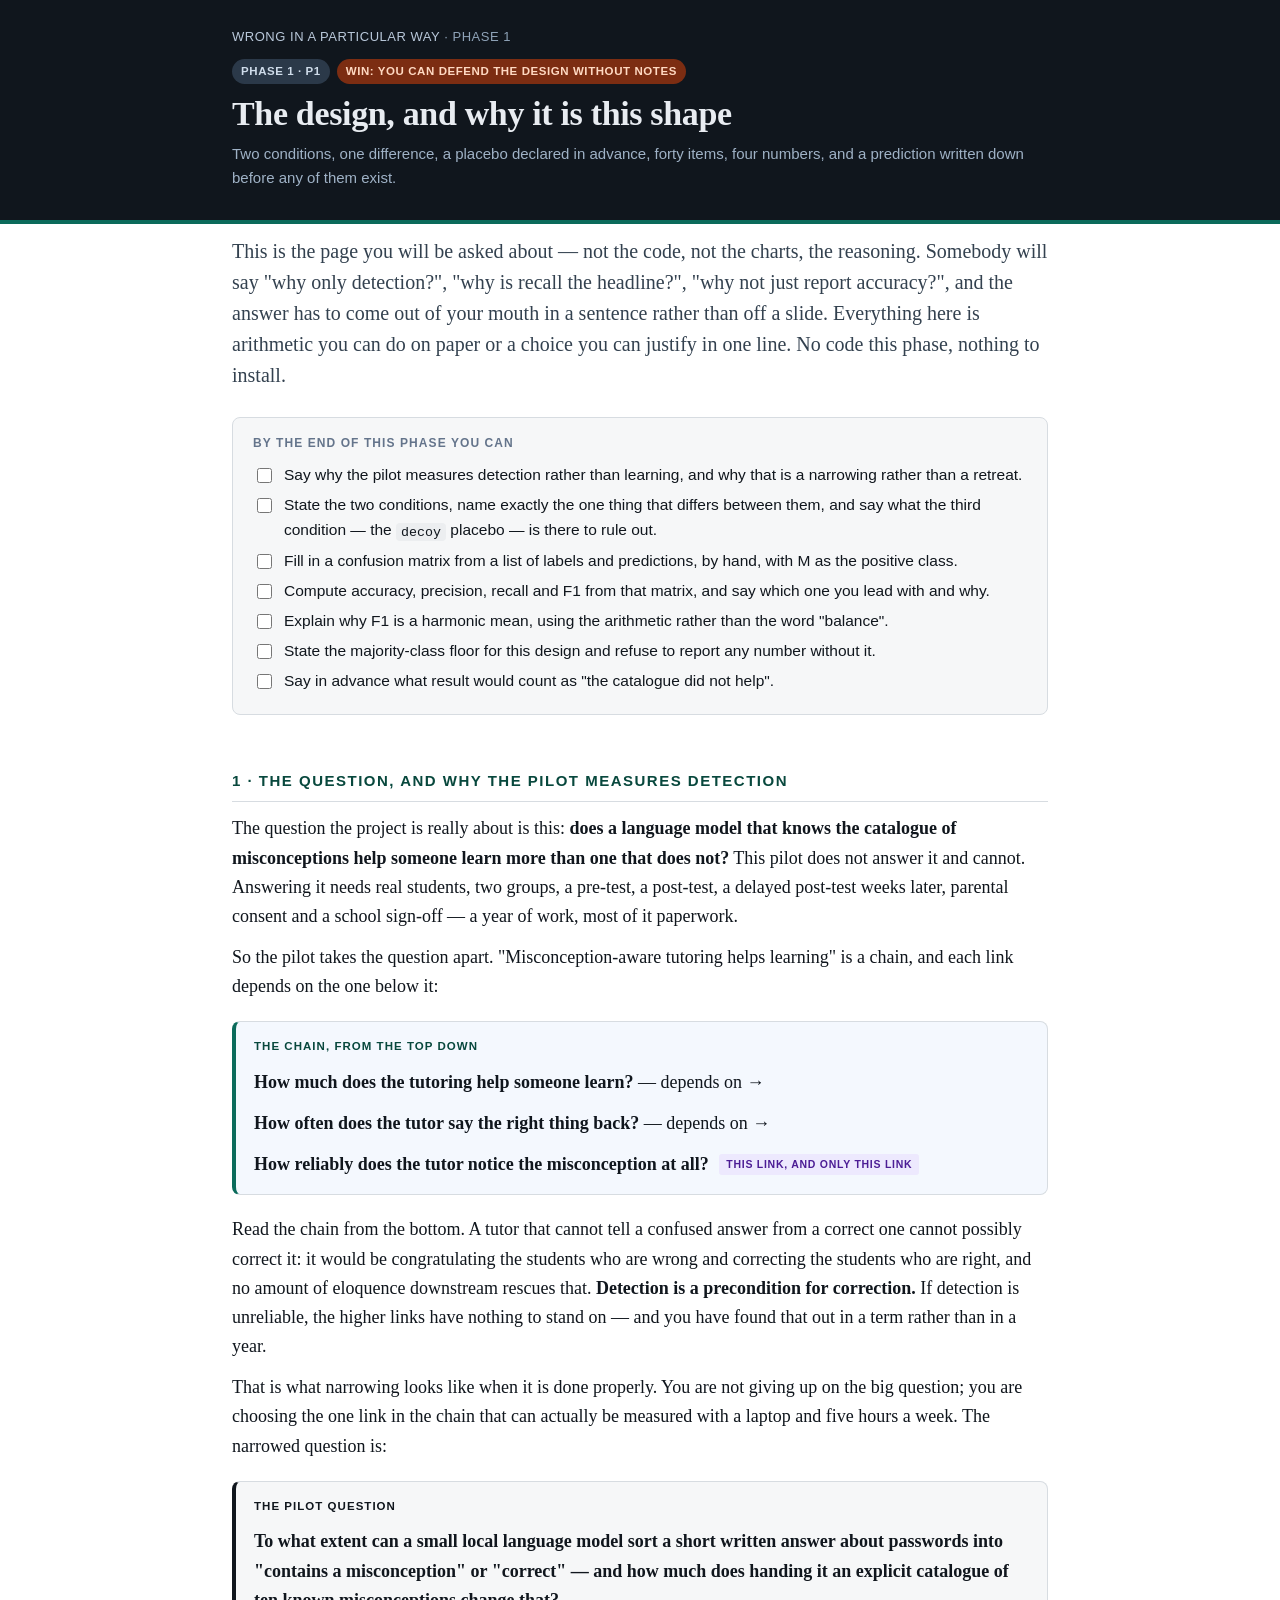
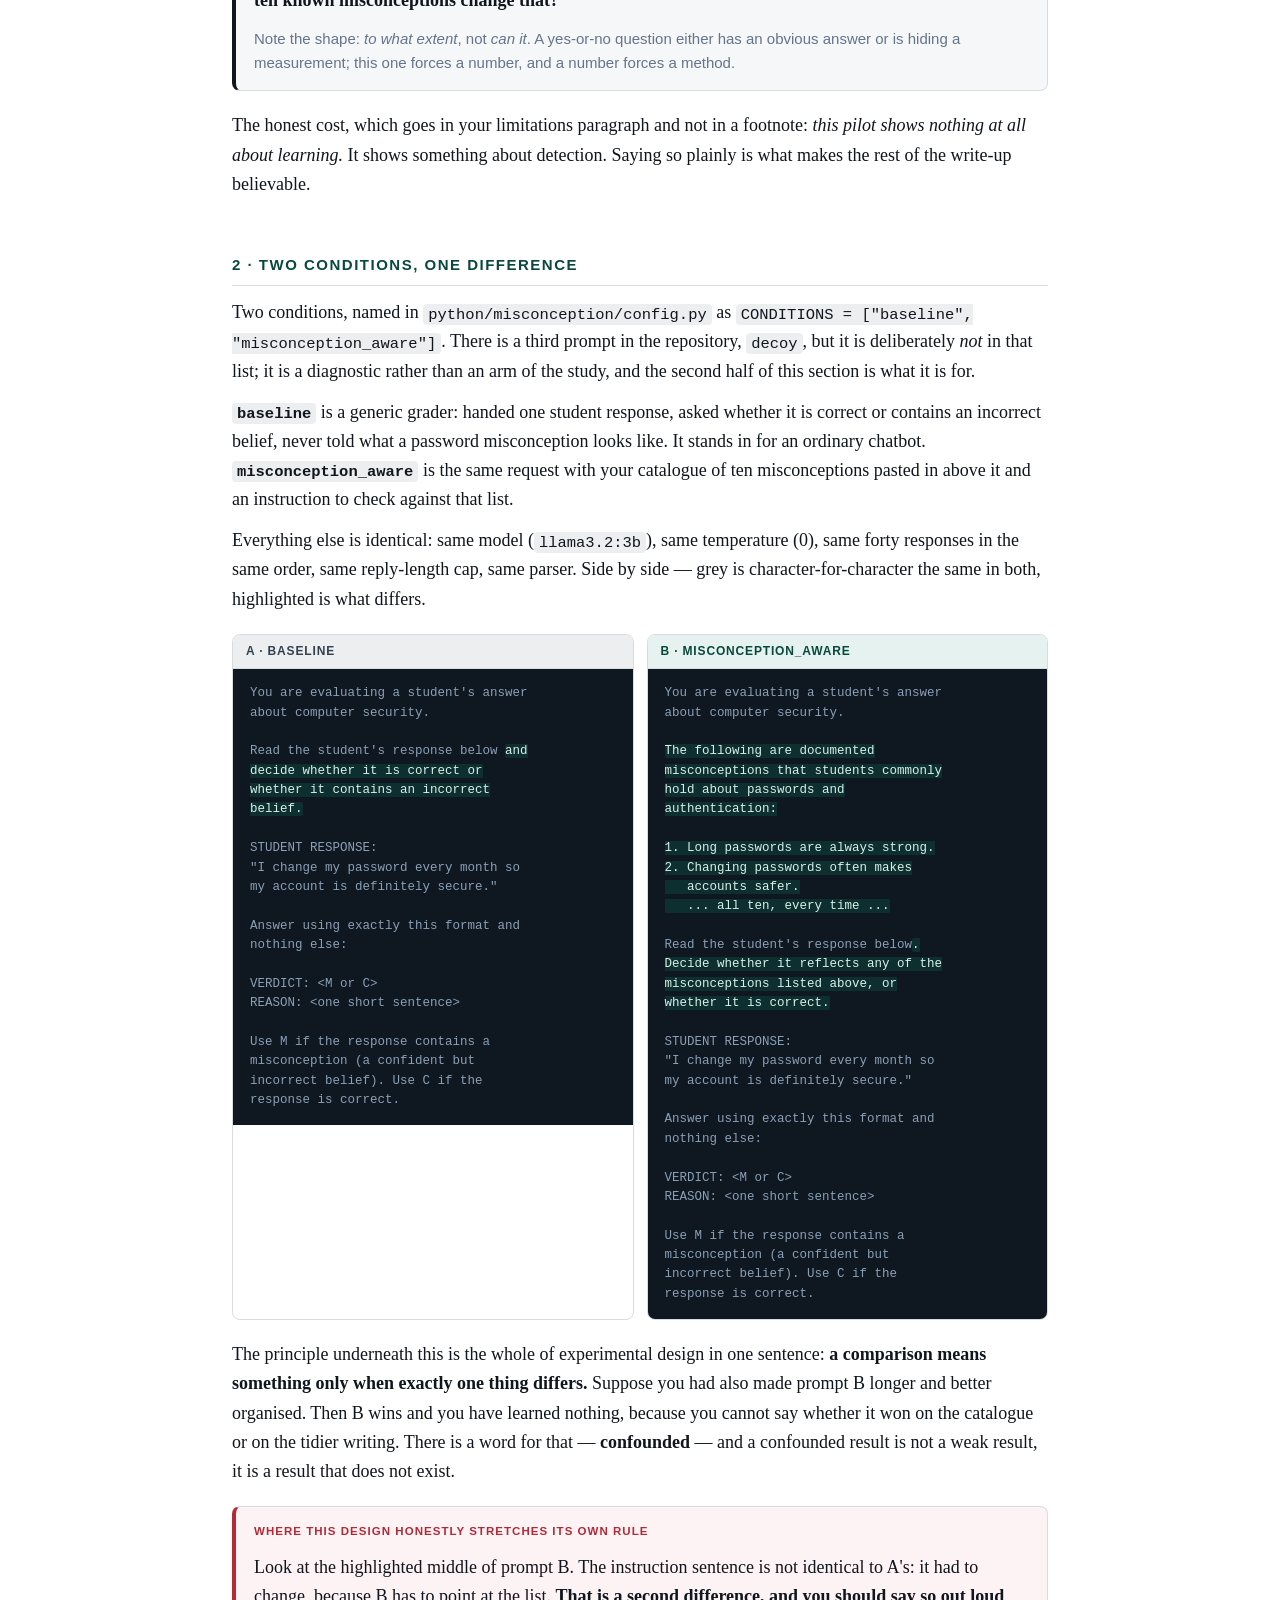
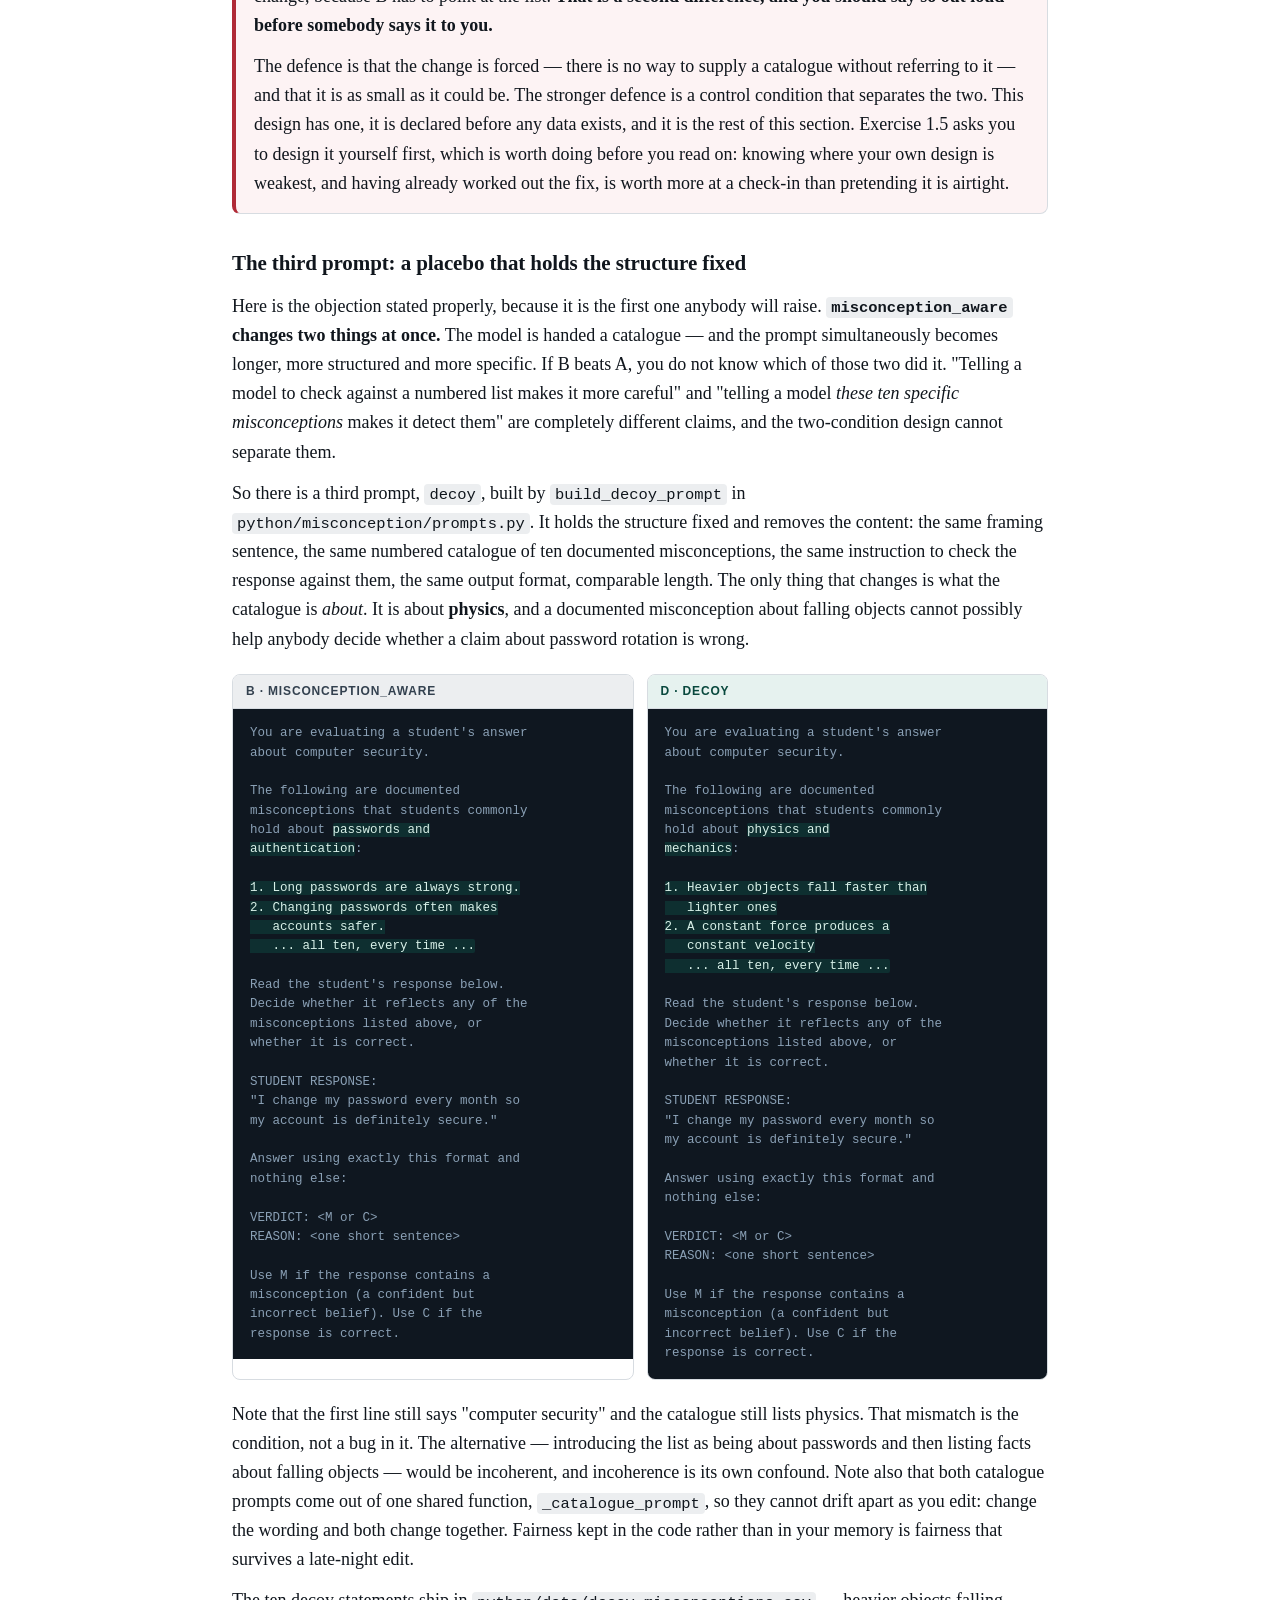
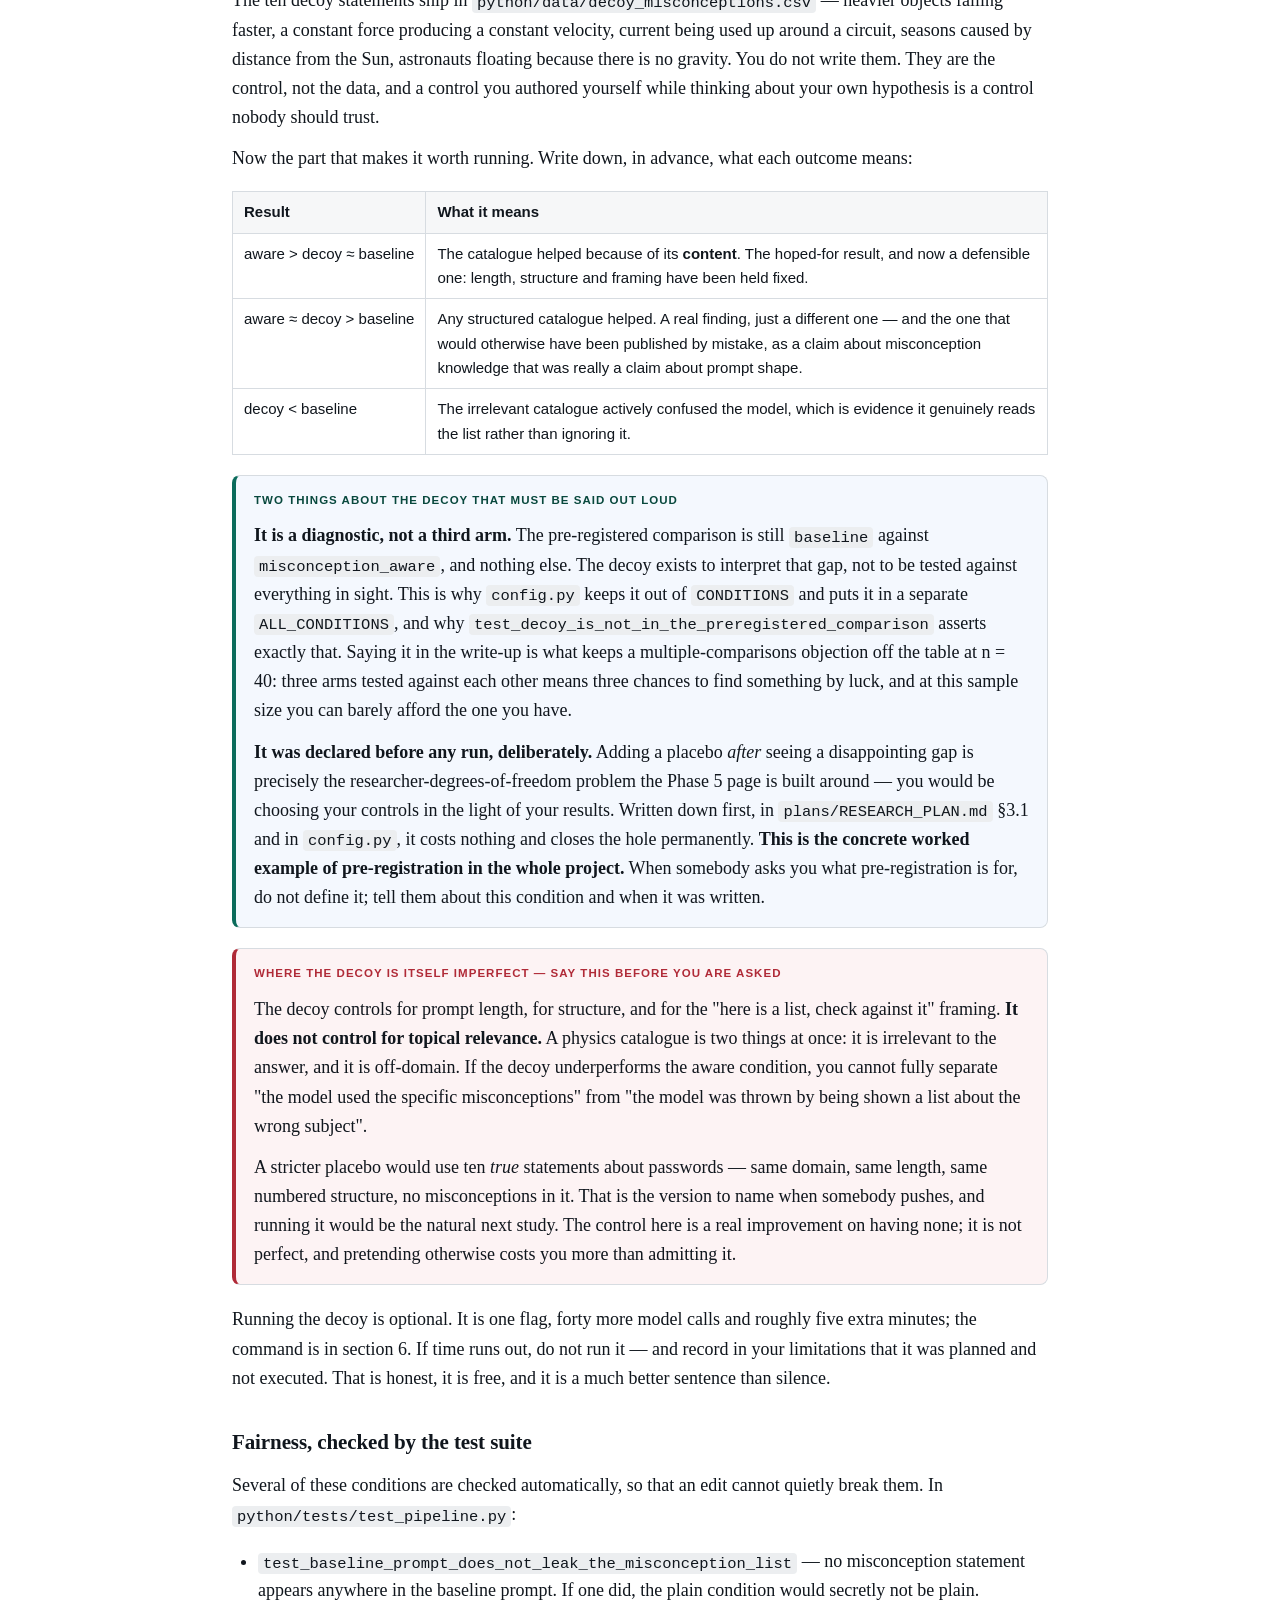
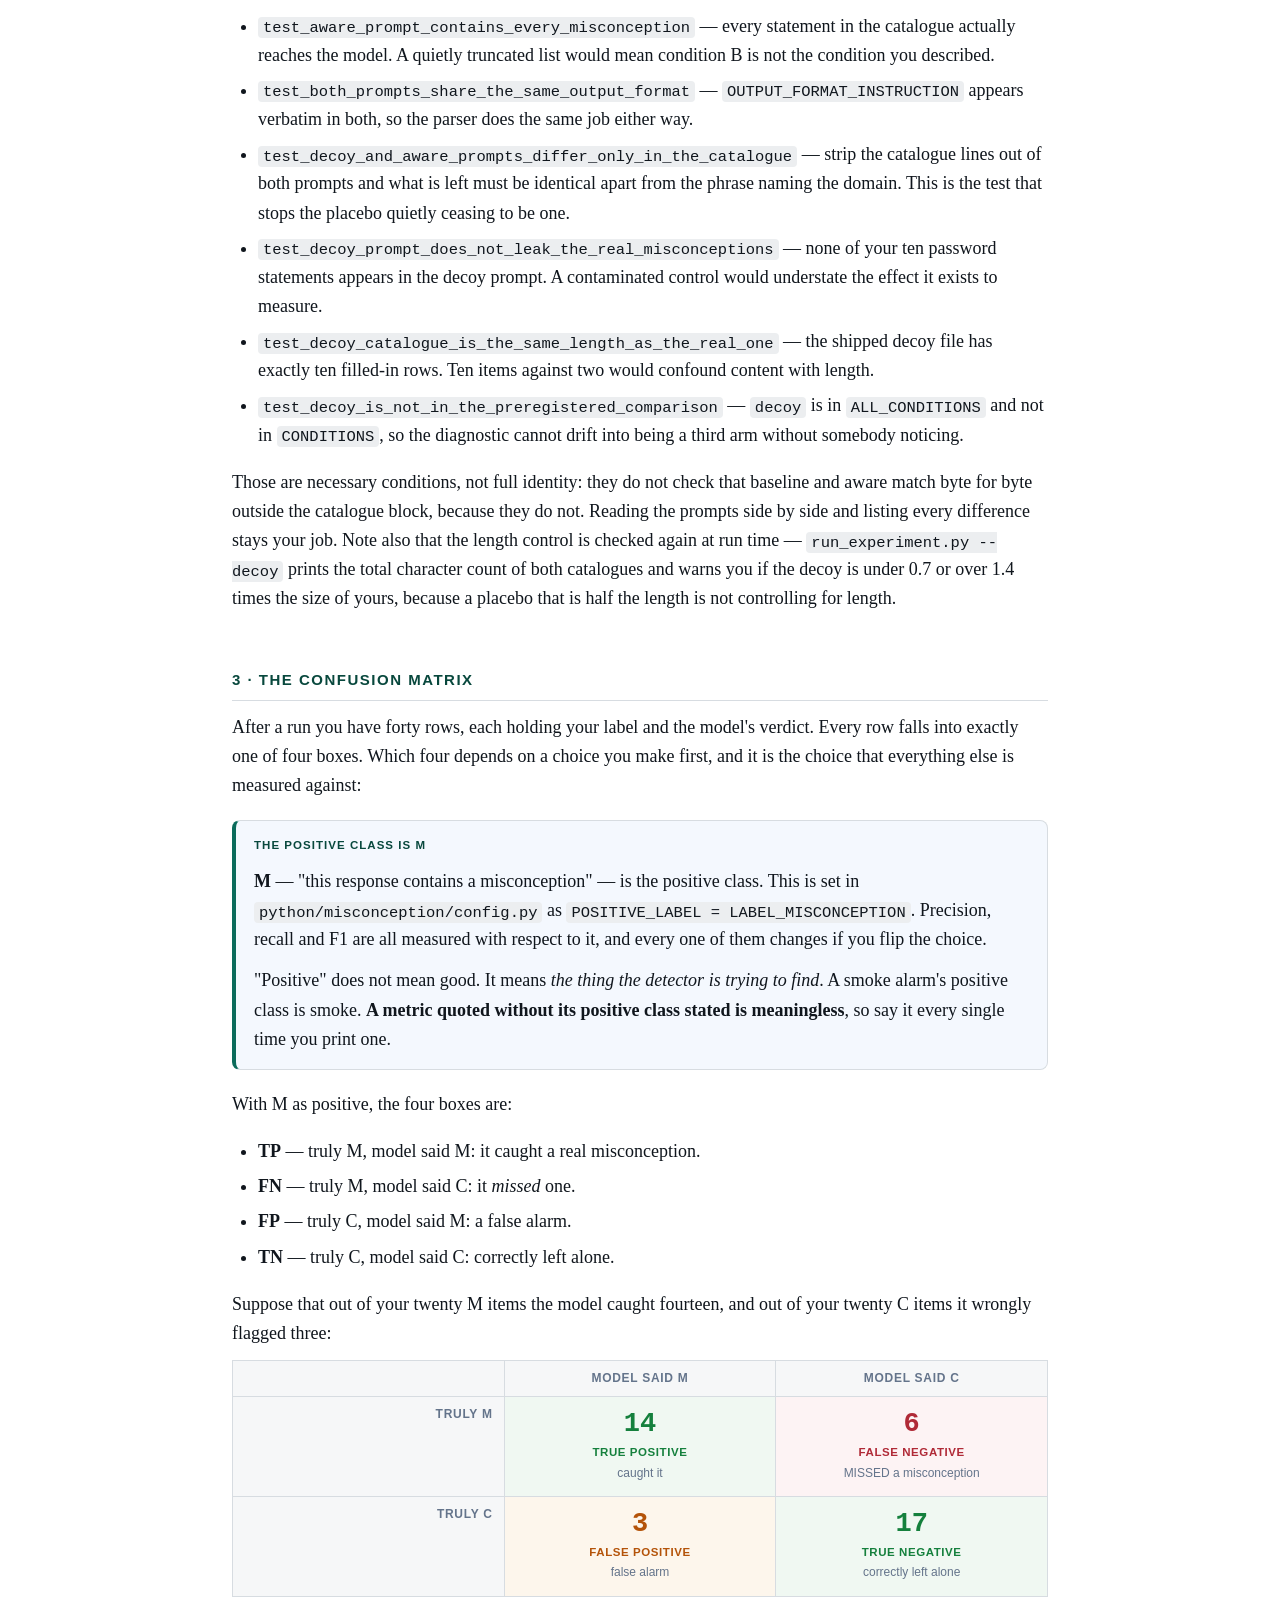
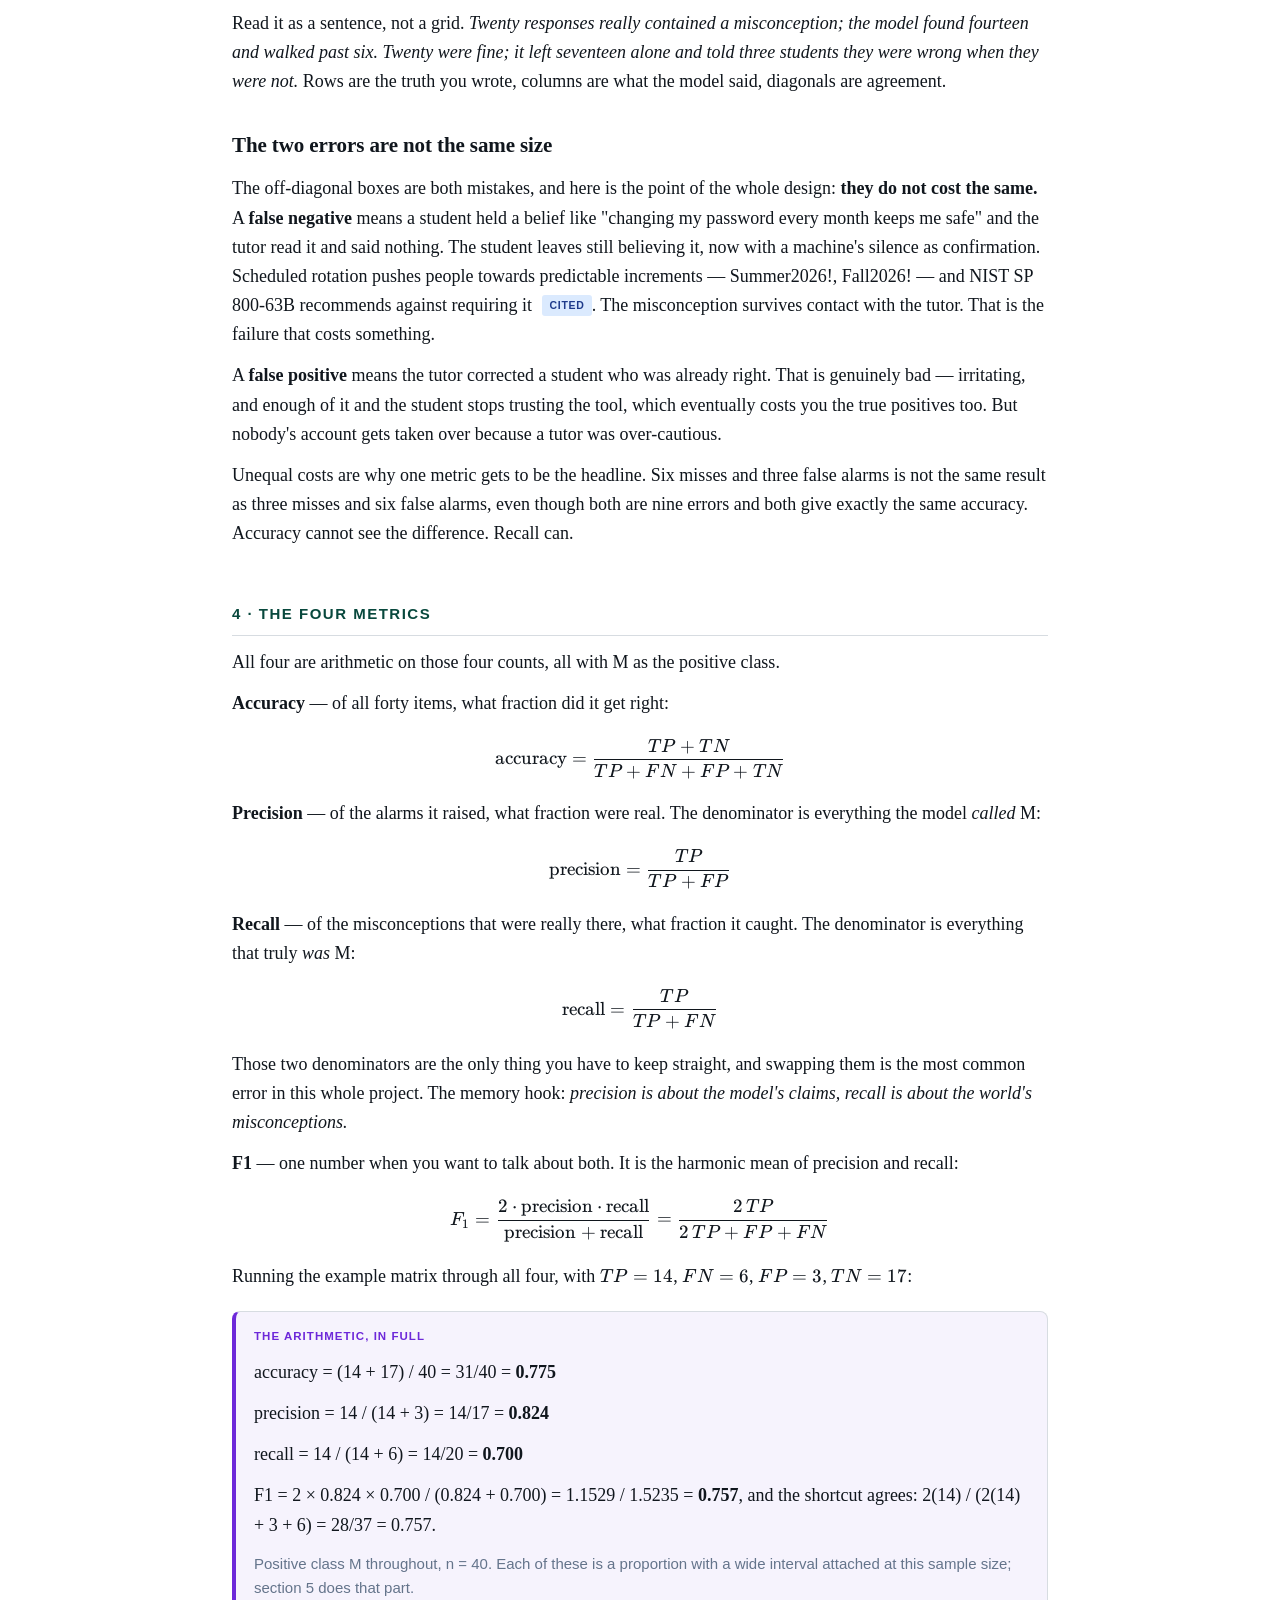
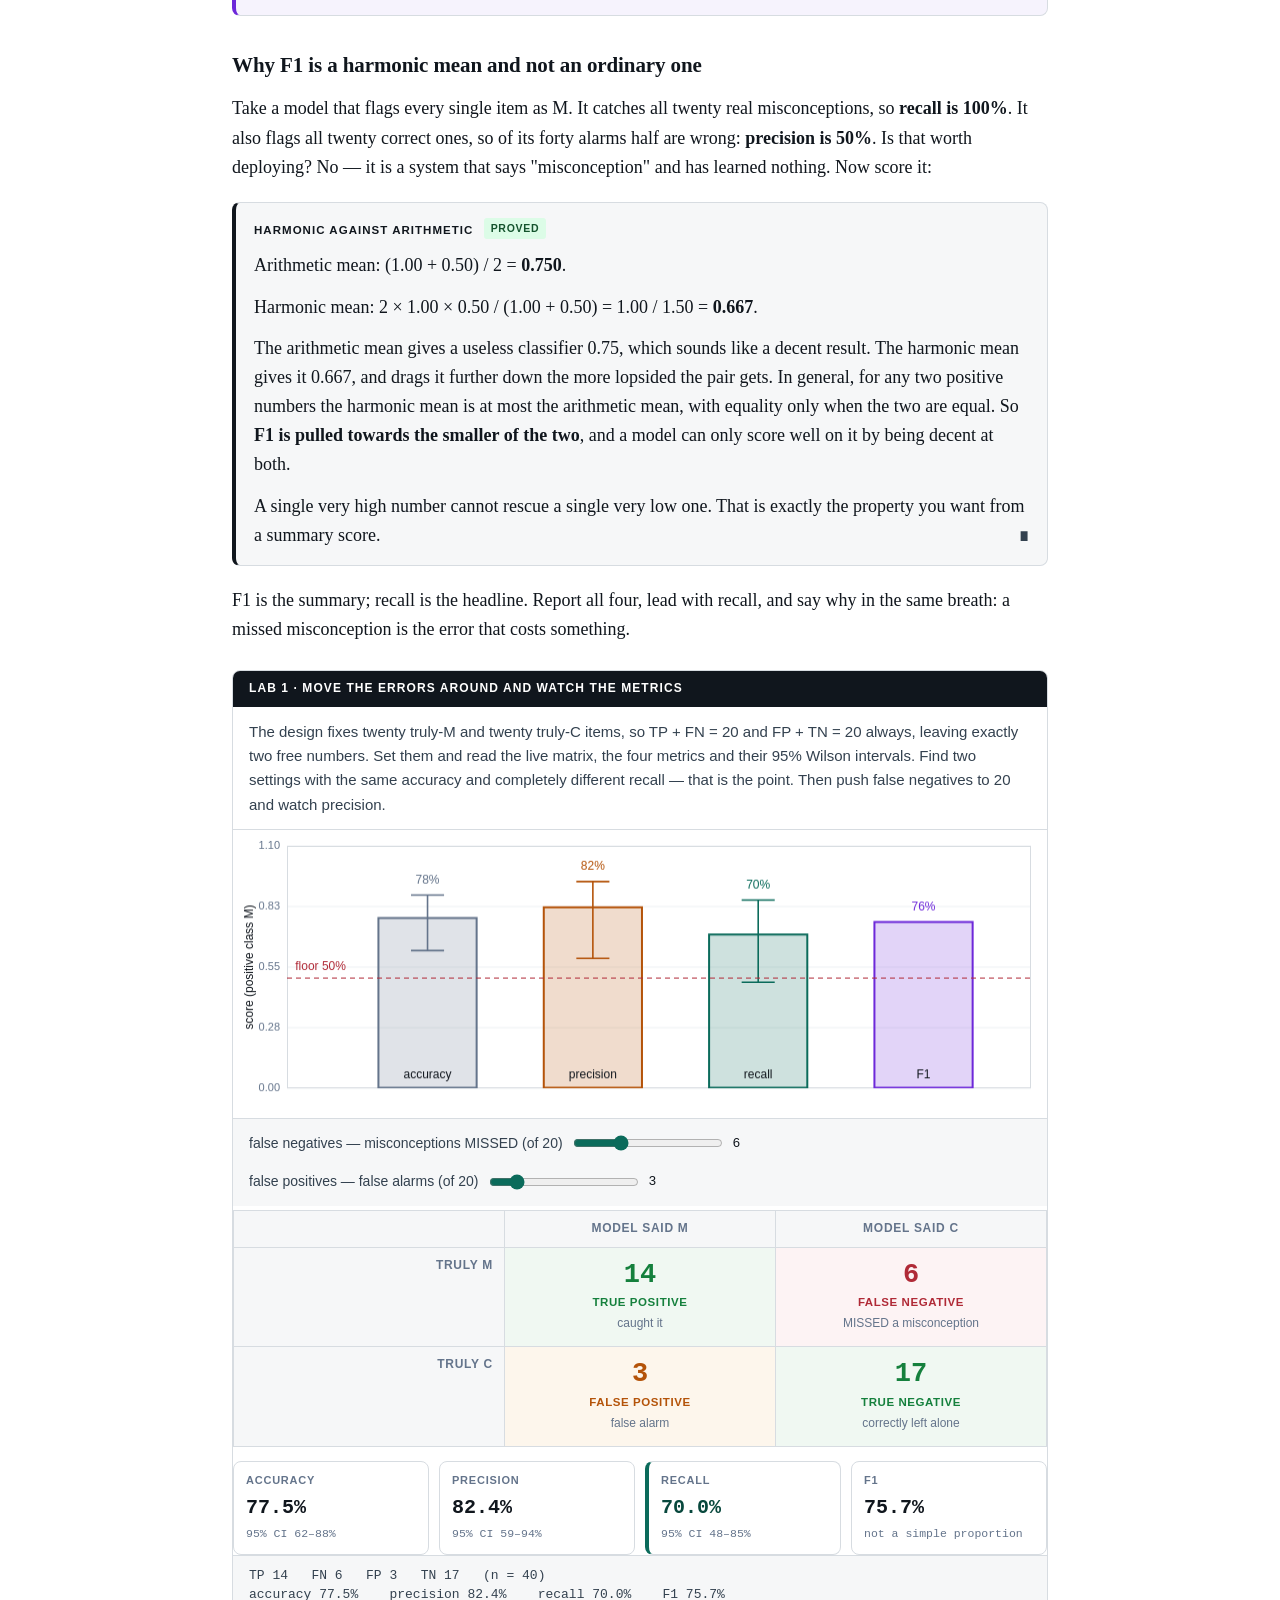
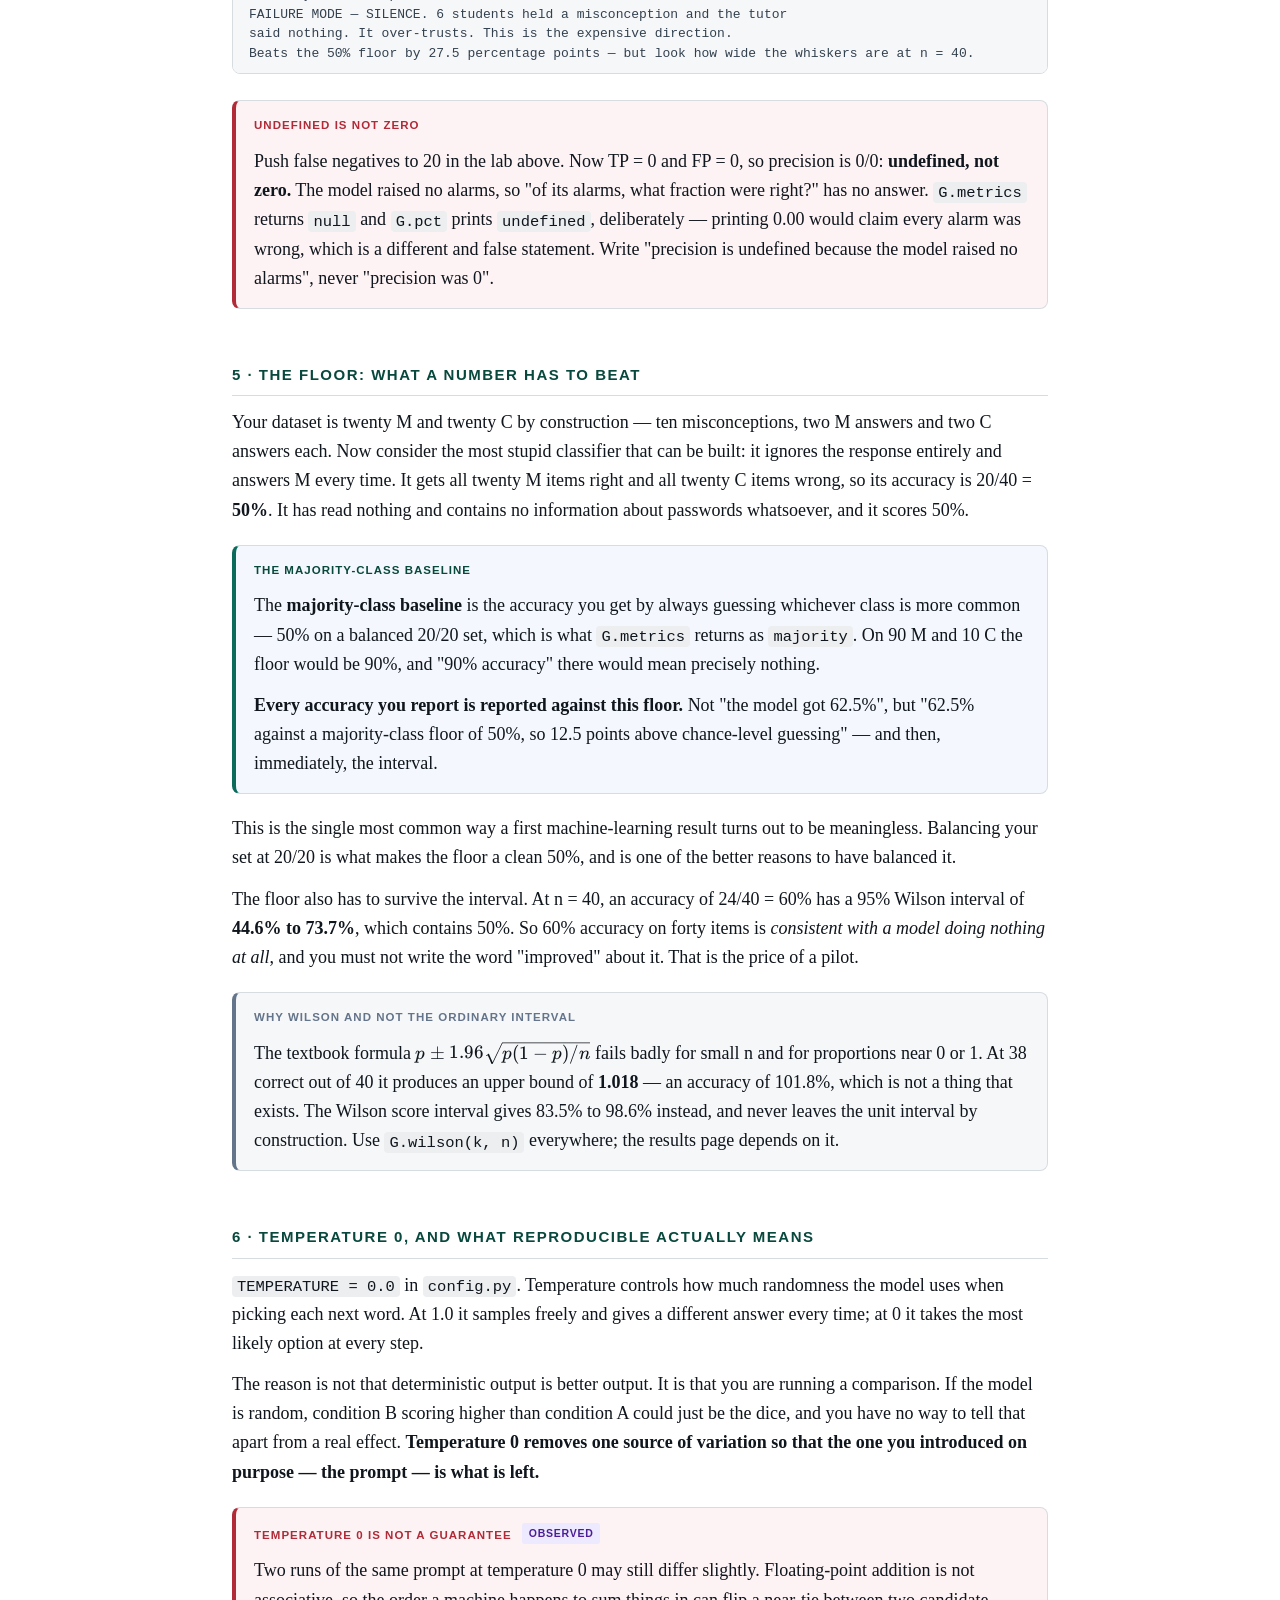
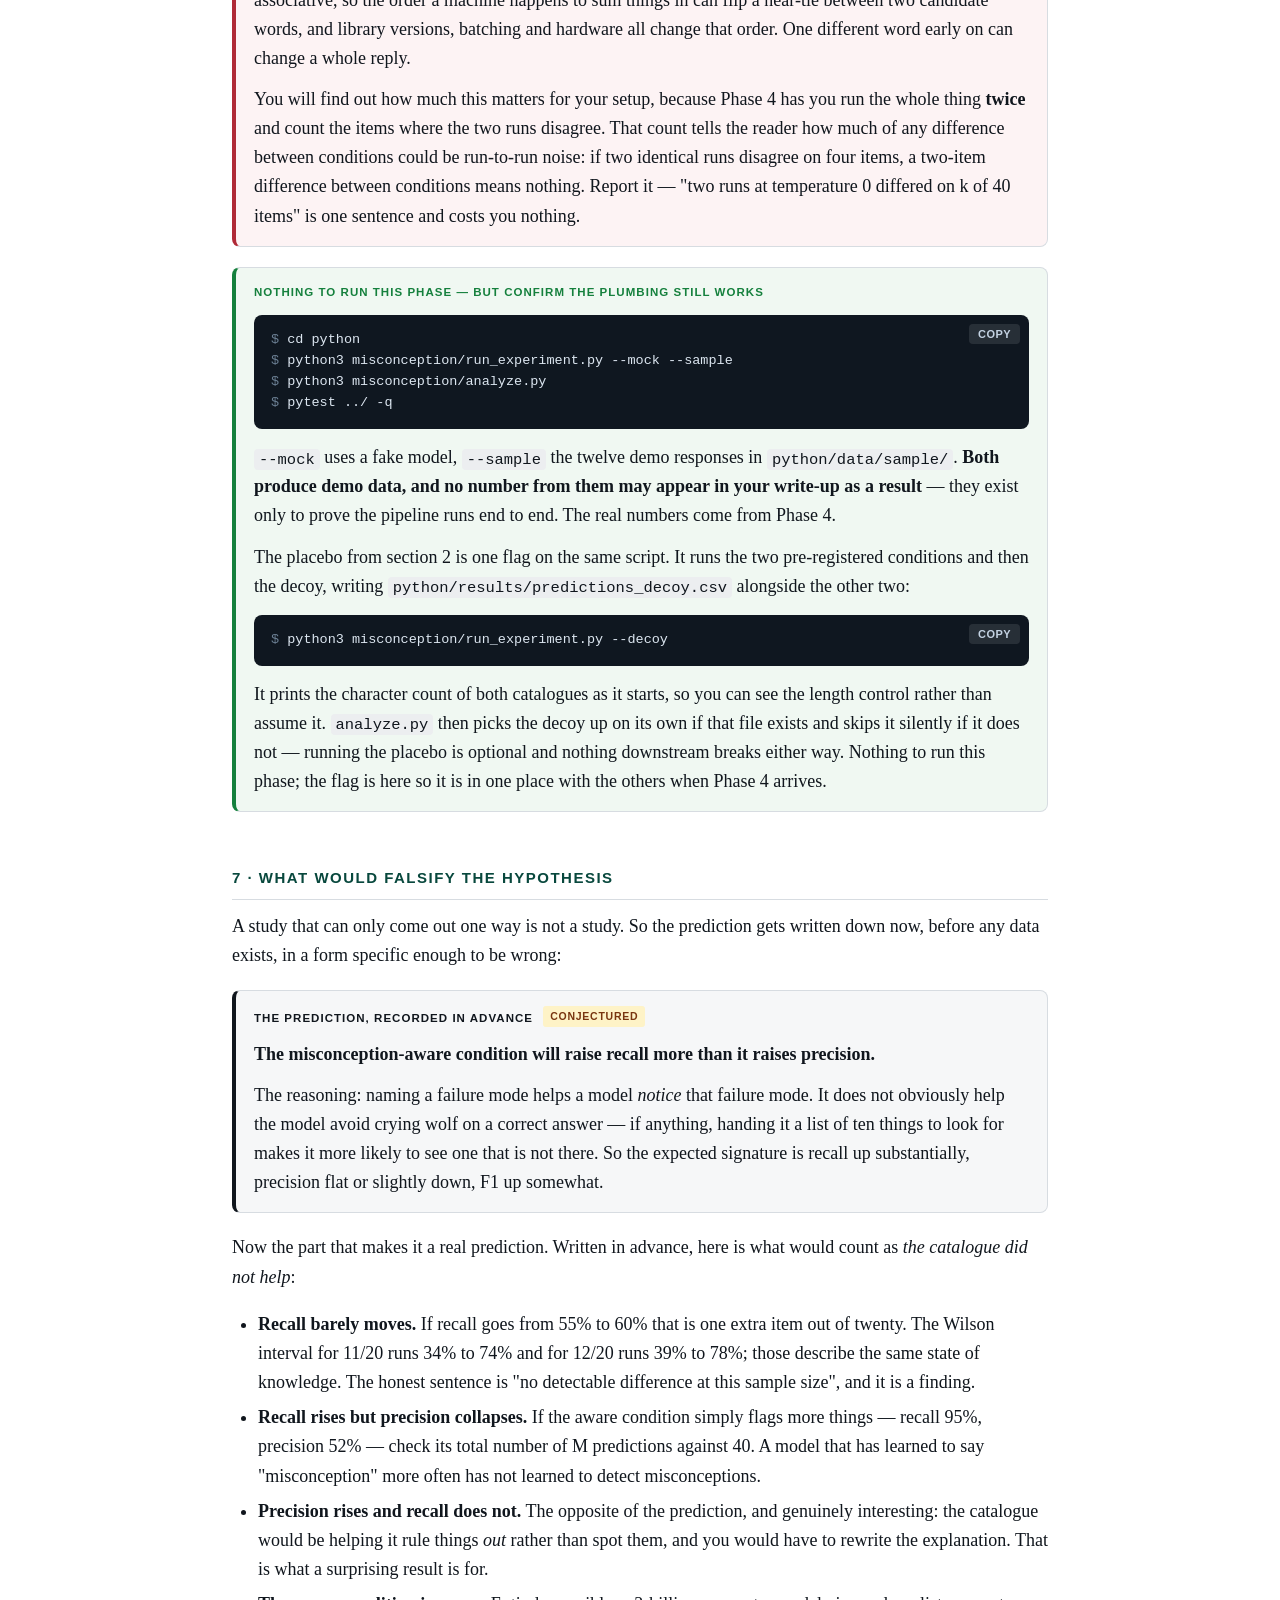
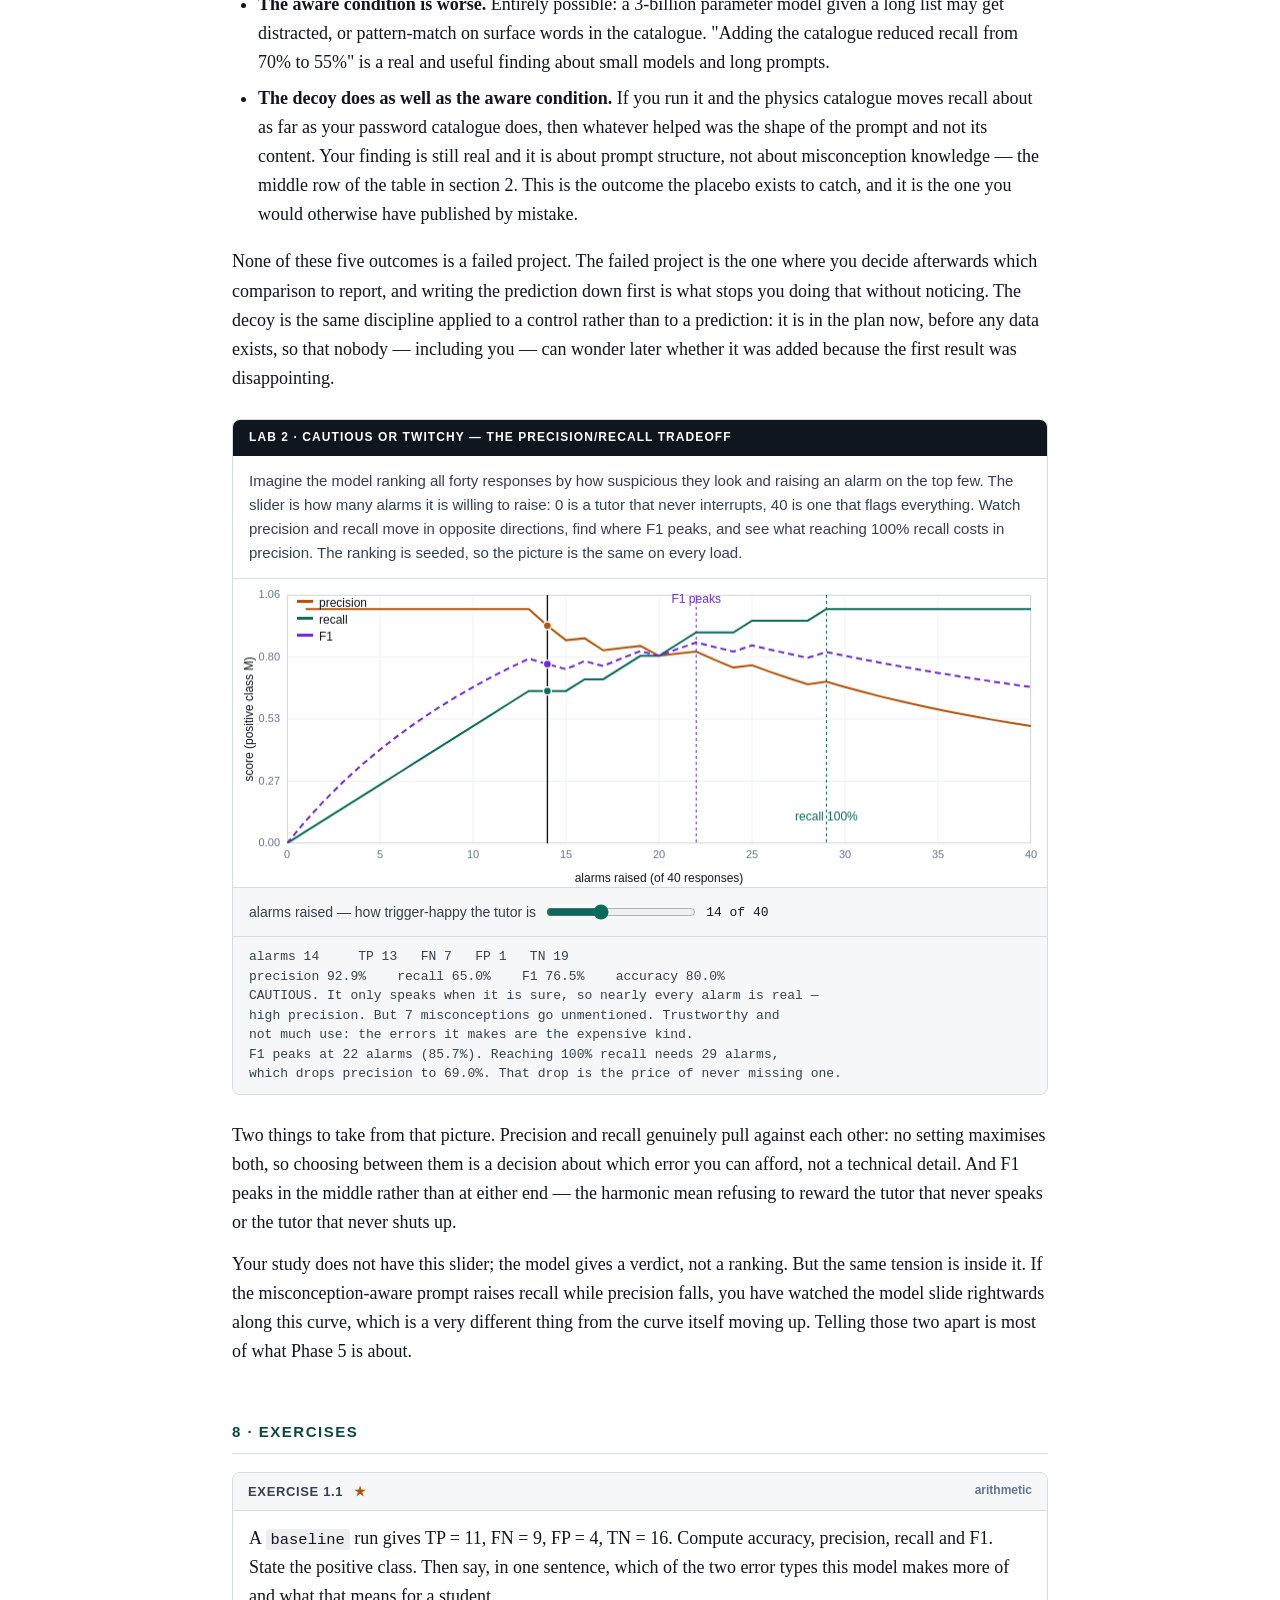
<file: docs/phases/phase-1-design.html>
<!DOCTYPE html>
<html lang="en">
<head>
<meta charset="utf-8">
<meta name="viewport" content="width=device-width, initial-scale=1">
<title>Phase 1 · The design, and why it is this shape — Wrong in a Particular Way</title>
<link rel="stylesheet" href="../assets/vendor/katex/katex.min.css">
<link rel="stylesheet" href="../assets/css/style.css">
<script src="../assets/vendor/katex/katex.min.js"></script>
<script src="../assets/vendor/katex/auto-render.min.js"></script>
<script src="../assets/js/detect.js"></script>
</head>
<body>

<header class="site">
  <div class="wrap">
    <div class="crumbs"><a href="../index.html">Wrong in a Particular Way</a> · Phase 1</div>
    <div class="badges"><span class="badge">Phase 1 · P1</span><span class="badge win">Win: you can defend the design without notes</span></div>
    <h1 class="chapter-title">The design, and why it is this shape</h1>
    <p class="chapter-sub">Two conditions, one difference, a placebo declared in advance, forty items, four numbers, and a prediction written down before any of them exist.</p>
  </div>
</header>

<main class="wrap">

<p class="lede">This is the page you will be asked about — not the code, not the charts, the
reasoning. Somebody will say "why only detection?", "why is recall the headline?", "why not just
report accuracy?", and the answer has to come out of your mouth in a sentence rather than off a
slide. Everything here is arithmetic you can do on paper or a choice you can justify in one
line. No code this phase, nothing to install.</p>

<div class="objectives">
  <h3>By the end of this phase you can</h3>
  <ul>
    <li>Say why the pilot measures detection rather than learning, and why that is a narrowing rather than a retreat.</li>
    <li>State the two conditions, name exactly the one thing that differs between them, and say
    what the third condition — the <code>decoy</code> placebo — is there to rule out.</li>
    <li>Fill in a confusion matrix from a list of labels and predictions, by hand, with M as the positive class.</li>
    <li>Compute accuracy, precision, recall and F1 from that matrix, and say which one you lead with and why.</li>
    <li>Explain why F1 is a harmonic mean, using the arithmetic rather than the word "balance".</li>
    <li>State the majority-class floor for this design and refuse to report any number without it.</li>
    <li>Say in advance what result would count as "the catalogue did not help".</li>
  </ul>
</div>

<h2>1 · The question, and why the pilot measures detection</h2>

<p>The question the project is really about is this: <strong>does a language model that knows
the catalogue of misconceptions help someone learn more than one that does not?</strong> This
pilot does not answer it and cannot. Answering it needs real students, two groups, a pre-test,
a post-test, a delayed post-test weeks later, parental consent and a school sign-off — a year
of work, most of it paperwork.</p>

<p>So the pilot takes the question apart. "Misconception-aware tutoring helps learning" is a
chain, and each link depends on the one below it:</p>

<div class="box definition">
  <span class="lbl">The chain, from the top down</span>
  <p><strong>How much does the tutoring help someone learn?</strong> — depends on →</p>
  <p><strong>How often does the tutor say the right thing back?</strong> — depends on →</p>
  <p><strong>How reliably does the tutor notice the misconception at all?</strong>
  <span class="status observed">this link, and only this link</span></p>
</div>

<p>Read the chain from the bottom. A tutor that cannot tell a confused answer from a correct
one cannot possibly correct it: it would be congratulating the students who are wrong and
correcting the students who are right, and no amount of eloquence downstream rescues that.
<strong>Detection is a precondition for correction.</strong> If detection is unreliable, the
higher links have nothing to stand on — and you have found that out in a term rather than in a
year.</p>

<p>That is what narrowing looks like when it is done properly. You are not giving up on the
big question; you are choosing the one link in the chain that can actually be measured with a
laptop and five hours a week. The narrowed question is:</p>

<div class="box theorem">
  <span class="lbl">The pilot question</span>
  <p><strong>To what extent can a small local language model sort a short written answer about
  passwords into "contains a misconception" or "correct" — and how much does handing it an
  explicit catalogue of ten known misconceptions change that?</strong></p>
  <p class="muted">Note the shape: <em>to what extent</em>, not <em>can it</em>. A yes-or-no
  question either has an obvious answer or is hiding a measurement; this one forces a number,
  and a number forces a method.</p>
</div>

<p>The honest cost, which goes in your limitations paragraph and not in a footnote:
<em>this pilot shows nothing at all about learning.</em> It shows something about detection.
Saying so plainly is what makes the rest of the write-up believable.</p>

<h2>2 · Two conditions, one difference</h2>

<p>Two conditions, named in <code>python/misconception/config.py</code> as
<code>CONDITIONS = ["baseline", "misconception_aware"]</code>. There is a third prompt in the
repository, <code>decoy</code>, but it is deliberately <em>not</em> in that list; it is a
diagnostic rather than an arm of the study, and the second half of this section is what it is
for.</p>

<p><strong><code>baseline</code></strong> is a generic grader: handed one student response,
asked whether it is correct or contains an incorrect belief, never told what a password
misconception looks like. It stands in for an ordinary chatbot.
<strong><code>misconception_aware</code></strong> is the same request with your catalogue of ten
misconceptions pasted in above it and an instruction to check against that list.</p>

<p>Everything else is identical: same model (<code>llama3.2:3b</code>), same temperature (0),
same forty responses in the same order, same reply-length cap, same parser. Side by side — grey
is character-for-character the same in both, highlighted is what differs.</p>

<div class="ab">
  <div class="a">
    <div class="ab-h">A · baseline</div>
<pre><span class="same">You are evaluating a student's answer
about computer security.</span>

<span class="same">Read the student's response below</span> <span class="diff">and
decide whether it is correct or
whether it contains an incorrect
belief.</span>

<span class="same">STUDENT RESPONSE:
"I change my password every month so
my account is definitely secure."</span>

<span class="same">Answer using exactly this format and
nothing else:

VERDICT: &lt;M or C&gt;
REASON: &lt;one short sentence&gt;

Use M if the response contains a
misconception (a confident but
incorrect belief). Use C if the
response is correct.</span></pre>
  </div>
  <div class="b">
    <div class="ab-h">B · misconception_aware</div>
<pre><span class="same">You are evaluating a student's answer
about computer security.</span>

<span class="diff">The following are documented
misconceptions that students commonly
hold about passwords and
authentication:

1. Long passwords are always strong.
2. Changing passwords often makes
   accounts safer.
   ... all ten, every time ...</span>

<span class="same">Read the student's response below</span><span class="diff">.
Decide whether it reflects any of the
misconceptions listed above, or
whether it is correct.</span>

<span class="same">STUDENT RESPONSE:
"I change my password every month so
my account is definitely secure."</span>

<span class="same">Answer using exactly this format and
nothing else:

VERDICT: &lt;M or C&gt;
REASON: &lt;one short sentence&gt;

Use M if the response contains a
misconception (a confident but
incorrect belief). Use C if the
response is correct.</span></pre>
  </div>
</div>

<p>The principle underneath this is the whole of experimental design in one sentence:
<strong>a comparison means something only when exactly one thing differs.</strong> Suppose you
had also made prompt B longer and better organised. Then B wins and you have learned nothing,
because you cannot say whether it won on the catalogue or on the tidier writing. There is a word
for that — <strong>confounded</strong> — and a confounded result is not a weak result, it is a
result that does not exist.</p>

<div class="box warning">
  <span class="lbl">Where this design honestly stretches its own rule</span>
  <p>Look at the highlighted middle of prompt B. The instruction sentence is not identical to
  A's: it had to change, because B has to point at the list. <strong>That is a second
  difference, and you should say so out loud before somebody says it to you.</strong></p>
  <p>The defence is that the change is forced — there is no way to supply a catalogue without
  referring to it — and that it is as small as it could be. The stronger defence is a control
  condition that separates the two. This design has one, it is declared before any data exists,
  and it is the rest of this section. Exercise 1.5 asks you to design it yourself first, which
  is worth doing before you read on: knowing where your own design is weakest, and having
  already worked out the fix, is worth more at a check-in than pretending it is airtight.</p>
</div>

<h3>The third prompt: a placebo that holds the structure fixed</h3>

<p>Here is the objection stated properly, because it is the first one anybody will raise.
<strong><code>misconception_aware</code> changes two things at once.</strong> The model is handed
a catalogue — and the prompt simultaneously becomes longer, more structured and more specific.
If B beats A, you do not know which of those two did it. "Telling a model to check against a
numbered list makes it more careful" and "telling a model <em>these ten specific
misconceptions</em> makes it detect them" are completely different claims, and the two-condition
design cannot separate them.</p>

<p>So there is a third prompt, <code>decoy</code>, built by <code>build_decoy_prompt</code> in
<code>python/misconception/prompts.py</code>. It holds the structure fixed and removes the
content: the same framing sentence, the same numbered catalogue of ten documented
misconceptions, the same instruction to check the response against them, the same output format,
comparable length. The only thing that changes is what the catalogue is <em>about</em>. It is
about <strong>physics</strong>, and a documented misconception about falling objects cannot
possibly help anybody decide whether a claim about password rotation is wrong.</p>

<div class="ab">
  <div class="a">
    <div class="ab-h">B · misconception_aware</div>
<pre><span class="same">You are evaluating a student's answer
about computer security.

The following are documented
misconceptions that students commonly
hold about</span> <span class="diff">passwords and
authentication</span><span class="same">:</span>

<span class="diff">1. Long passwords are always strong.
2. Changing passwords often makes
   accounts safer.
   ... all ten, every time ...</span>

<span class="same">Read the student's response below.
Decide whether it reflects any of the
misconceptions listed above, or
whether it is correct.

STUDENT RESPONSE:
"I change my password every month so
my account is definitely secure."

Answer using exactly this format and
nothing else:

VERDICT: &lt;M or C&gt;
REASON: &lt;one short sentence&gt;

Use M if the response contains a
misconception (a confident but
incorrect belief). Use C if the
response is correct.</span></pre>
  </div>
  <div class="b">
    <div class="ab-h">D · decoy</div>
<pre><span class="same">You are evaluating a student's answer
about computer security.

The following are documented
misconceptions that students commonly
hold about</span> <span class="diff">physics and
mechanics</span><span class="same">:</span>

<span class="diff">1. Heavier objects fall faster than
   lighter ones
2. A constant force produces a
   constant velocity
   ... all ten, every time ...</span>

<span class="same">Read the student's response below.
Decide whether it reflects any of the
misconceptions listed above, or
whether it is correct.

STUDENT RESPONSE:
"I change my password every month so
my account is definitely secure."

Answer using exactly this format and
nothing else:

VERDICT: &lt;M or C&gt;
REASON: &lt;one short sentence&gt;

Use M if the response contains a
misconception (a confident but
incorrect belief). Use C if the
response is correct.</span></pre>
  </div>
</div>

<p>Note that the first line still says "computer security" and the catalogue still lists physics.
That mismatch is the condition, not a bug in it. The alternative — introducing the list as being
about passwords and then listing facts about falling objects — would be incoherent, and
incoherence is its own confound. Note also that both catalogue prompts come out of one shared
function, <code>_catalogue_prompt</code>, so they cannot drift apart as you edit: change the
wording and both change together. Fairness kept in the code rather than in your memory is
fairness that survives a late-night edit.</p>

<p>The ten decoy statements ship in <code>python/data/decoy_misconceptions.csv</code> —
heavier objects falling faster, a constant force producing a constant velocity, current being
used up around a circuit, seasons caused by distance from the Sun, astronauts floating because
there is no gravity. You do not write them. They are the control, not the data, and a control
you authored yourself while thinking about your own hypothesis is a control nobody should
trust.</p>

<p>Now the part that makes it worth running. Write down, in advance, what each outcome means:</p>

<table>
  <thead><tr><th>Result</th><th>What it means</th></tr></thead>
  <tbody>
    <tr>
      <td>aware&nbsp;&gt;&nbsp;decoy&nbsp;&asymp;&nbsp;baseline</td>
      <td>The catalogue helped because of its <strong>content</strong>. The hoped-for result, and
      now a defensible one: length, structure and framing have been held fixed.</td>
    </tr>
    <tr>
      <td>aware&nbsp;&asymp;&nbsp;decoy&nbsp;&gt;&nbsp;baseline</td>
      <td>Any structured catalogue helped. A real finding, just a different one — and the one
      that would otherwise have been published by mistake, as a claim about misconception
      knowledge that was really a claim about prompt shape.</td>
    </tr>
    <tr>
      <td>decoy&nbsp;&lt;&nbsp;baseline</td>
      <td>The irrelevant catalogue actively confused the model, which is evidence it genuinely
      reads the list rather than ignoring it.</td>
    </tr>
  </tbody>
</table>

<div class="box definition">
  <span class="lbl">Two things about the decoy that must be said out loud</span>
  <p><strong>It is a diagnostic, not a third arm.</strong> The pre-registered comparison is still
  <code>baseline</code> against <code>misconception_aware</code>, and nothing else. The decoy
  exists to interpret that gap, not to be tested against everything in sight. This is why
  <code>config.py</code> keeps it out of <code>CONDITIONS</code> and puts it in a separate
  <code>ALL_CONDITIONS</code>, and why <code>test_decoy_is_not_in_the_preregistered_comparison</code>
  asserts exactly that. Saying it in the write-up is what keeps a multiple-comparisons objection
  off the table at n = 40: three arms tested against each other means three chances to find
  something by luck, and at this sample size you can barely afford the one you have.</p>
  <p><strong>It was declared before any run, deliberately.</strong> Adding a placebo <em>after</em>
  seeing a disappointing gap is precisely the researcher-degrees-of-freedom problem the Phase 5
  page is built around — you would be choosing your controls in the light of your results. Written
  down first, in <code>plans/RESEARCH_PLAN.md</code> §3.1 and in <code>config.py</code>, it costs
  nothing and closes the hole permanently. <strong>This is the concrete worked example of
  pre-registration in the whole project.</strong> When somebody asks you what pre-registration is
  for, do not define it; tell them about this condition and when it was written.</p>
</div>

<div class="box warning">
  <span class="lbl">Where the decoy is itself imperfect — say this before you are asked</span>
  <p>The decoy controls for prompt length, for structure, and for the "here is a list, check
  against it" framing. <strong>It does not control for topical relevance.</strong> A physics
  catalogue is two things at once: it is irrelevant to the answer, and it is off-domain. If the
  decoy underperforms the aware condition, you cannot fully separate "the model used the specific
  misconceptions" from "the model was thrown by being shown a list about the wrong subject".</p>
  <p>A stricter placebo would use ten <em>true</em> statements about passwords — same domain, same
  length, same numbered structure, no misconceptions in it. That is the version to name when
  somebody pushes, and running it would be the natural next study. The control here is a real
  improvement on having none; it is not perfect, and pretending otherwise costs you more than
  admitting it.</p>
</div>

<p>Running the decoy is optional. It is one flag, forty more model calls and roughly five extra
minutes; the command is in section 6. If time runs out, do not run it — and record in your
limitations that it was planned and not executed. That is honest, it is free, and it is a much
better sentence than silence.</p>

<h3>Fairness, checked by the test suite</h3>

<p>Several of these conditions are checked automatically, so that an edit cannot quietly break
them. In <code>python/tests/test_pipeline.py</code>:</p>

<ul>
  <li><code>test_baseline_prompt_does_not_leak_the_misconception_list</code> — no misconception
  statement appears anywhere in the baseline prompt. If one did, the plain condition would
  secretly not be plain.</li>
  <li><code>test_aware_prompt_contains_every_misconception</code> — every statement in the
  catalogue actually reaches the model. A quietly truncated list would mean condition B is not
  the condition you described.</li>
  <li><code>test_both_prompts_share_the_same_output_format</code> —
  <code>OUTPUT_FORMAT_INSTRUCTION</code> appears verbatim in both, so the parser does the same
  job either way.</li>
  <li><code>test_decoy_and_aware_prompts_differ_only_in_the_catalogue</code> — strip the catalogue
  lines out of both prompts and what is left must be identical apart from the phrase naming the
  domain. This is the test that stops the placebo quietly ceasing to be one.</li>
  <li><code>test_decoy_prompt_does_not_leak_the_real_misconceptions</code> — none of your ten
  password statements appears in the decoy prompt. A contaminated control would understate the
  effect it exists to measure.</li>
  <li><code>test_decoy_catalogue_is_the_same_length_as_the_real_one</code> — the shipped decoy
  file has exactly ten filled-in rows. Ten items against two would confound content with
  length.</li>
  <li><code>test_decoy_is_not_in_the_preregistered_comparison</code> — <code>decoy</code> is in
  <code>ALL_CONDITIONS</code> and not in <code>CONDITIONS</code>, so the diagnostic cannot drift
  into being a third arm without somebody noticing.</li>
</ul>

<p>Those are necessary conditions, not full identity: they do not check that baseline and aware
match byte for byte outside the catalogue block, because they do not. Reading the prompts side by
side and listing every difference stays your job. Note also that the length control is checked
again at run time — <code>run_experiment.py --decoy</code> prints the total character count of
both catalogues and warns you if the decoy is under 0.7 or over 1.4 times the size of yours,
because a placebo that is half the length is not controlling for length.</p>

<h2>3 · The confusion matrix</h2>

<p>After a run you have forty rows, each holding your label and the model's verdict. Every row
falls into exactly one of four boxes. Which four depends on a choice you make first, and it is
the choice that everything else is measured against:</p>

<div class="box definition">
  <span class="lbl">The positive class is M</span>
  <p><strong>M</strong> — "this response contains a misconception" — is the positive class.
  This is set in <code>python/misconception/config.py</code> as
  <code>POSITIVE_LABEL = LABEL_MISCONCEPTION</code>. Precision, recall and F1 are all measured
  with respect to it, and every one of them changes if you flip the choice.</p>
  <p>"Positive" does not mean good. It means <em>the thing the detector is trying to find</em>.
  A smoke alarm's positive class is smoke. <strong>A metric quoted without its positive class
  stated is meaningless</strong>, so say it every single time you print one.</p>
</div>

<p>With M as positive, the four boxes are:</p>

<ul>
  <li><strong>TP</strong> — truly M, model said M: it caught a real misconception.</li>
  <li><strong>FN</strong> — truly M, model said C: it <em>missed</em> one.</li>
  <li><strong>FP</strong> — truly C, model said M: a false alarm.</li>
  <li><strong>TN</strong> — truly C, model said C: correctly left alone.</li>
</ul>

<p>Suppose that out of your twenty M items the model caught fourteen, and out of your twenty C
items it wrongly flagged three:</p>

<div id="egmatrix"></div>

<script>
G.lab(function () {
  G.matrix('egmatrix', { tp: 14, fn: 6, fp: 3, tn: 17 });
});
</script>

<p>Read it as a sentence, not a grid. <em>Twenty responses really contained a misconception;
the model found fourteen and walked past six. Twenty were fine; it left seventeen alone and told
three students they were wrong when they were not.</em> Rows are the truth you wrote, columns
are what the model said, diagonals are agreement.</p>

<h3>The two errors are not the same size</h3>

<p>The off-diagonal boxes are both mistakes, and here is the point of the whole design:
<strong>they do not cost the same.</strong> A <strong>false negative</strong> means a student
held a belief like "changing my password
every month keeps me safe" and the tutor read it and said nothing. The student leaves still
believing it, now with a machine's silence as confirmation. Scheduled rotation pushes people
towards predictable increments — Summer2026!, Fall2026! — and NIST SP 800-63B recommends
against requiring it <span class="status cited">cited</span>. The misconception survives contact
with the tutor. That is the failure that costs something.</p>

<p>A <strong>false positive</strong> means the tutor corrected a student who was already right.
That is genuinely bad — irritating, and enough of it and the student stops trusting the tool,
which eventually costs you the true positives too. But nobody's account gets taken over because
a tutor was over-cautious.</p>

<p>Unequal costs are why one metric gets to be the headline. Six misses and three false alarms
is not the same result as three misses and six false alarms, even though both are nine errors
and both give exactly the same accuracy. Accuracy cannot see the difference. Recall can.</p>

<h2>4 · The four metrics</h2>

<p>All four are arithmetic on those four counts, all with M as the positive class.</p>

<p><strong>Accuracy</strong> — of all forty items, what fraction did it get right:</p>

$$\text{accuracy} = \frac{TP + TN}{TP + FN + FP + TN}$$

<p><strong>Precision</strong> — of the alarms it raised, what fraction were real. The
denominator is everything the model <em>called</em> M:</p>

$$\text{precision} = \frac{TP}{TP + FP}$$

<p><strong>Recall</strong> — of the misconceptions that were really there, what fraction it
caught. The denominator is everything that truly <em>was</em> M:</p>

$$\text{recall} = \frac{TP}{TP + FN}$$

<p>Those two denominators are the only thing you have to keep straight, and swapping them is
the most common error in this whole project. The memory hook: <em>precision is about the
model's claims, recall is about the world's misconceptions.</em></p>

<p><strong>F1</strong> — one number when you want to talk about both. It is the harmonic mean
of precision and recall:</p>

$$F_1 = \frac{2 \cdot \text{precision} \cdot \text{recall}}{\text{precision} + \text{recall}}
      = \frac{2\,TP}{2\,TP + FP + FN}$$

<p>Running the example matrix through all four, with \(TP = 14\), \(FN = 6\), \(FP = 3\),
\(TN = 17\):</p>

<div class="box example">
  <span class="lbl">The arithmetic, in full</span>
  <p>accuracy = (14 + 17) / 40 = 31/40 = <strong>0.775</strong></p>
  <p>precision = 14 / (14 + 3) = 14/17 = <strong>0.824</strong></p>
  <p>recall = 14 / (14 + 6) = 14/20 = <strong>0.700</strong></p>
  <p>F1 = 2 × 0.824 × 0.700 / (0.824 + 0.700) = 1.1529 / 1.5235 =
  <strong>0.757</strong>, and the shortcut agrees: 2(14) / (2(14) + 3 + 6) = 28/37 = 0.757.</p>
  <p class="muted">Positive class M throughout, n = 40. Each of these is a proportion with a
  wide interval attached at this sample size; section 5 does that part.</p>
</div>

<h3>Why F1 is a harmonic mean and not an ordinary one</h3>

<p>Take a model that flags every single item as M. It catches all twenty real misconceptions,
so <strong>recall is 100%</strong>. It also flags all twenty correct ones, so of its forty
alarms half are wrong: <strong>precision is 50%</strong>. Is that worth deploying? No — it is a
system that says "misconception" and has learned nothing. Now score it:</p>

<div class="box theorem">
  <span class="lbl">Harmonic against arithmetic <span class="status proved">proved</span></span>
  <p>Arithmetic mean: (1.00 + 0.50) / 2 = <strong>0.750</strong>.</p>
  <p>Harmonic mean: 2 × 1.00 × 0.50 / (1.00 + 0.50) = 1.00 / 1.50 = <strong>0.667</strong>.</p>
  <p>The arithmetic mean gives a useless classifier 0.75, which sounds like a decent result.
  The harmonic mean gives it 0.667, and drags it further down the more lopsided the pair gets.
  In general, for any two positive numbers the harmonic mean is at most the arithmetic mean,
  with equality only when the two are equal. So <strong>F1 is pulled towards the smaller of the
  two</strong>, and a model can only score well on it by being decent at both.</p>
  <p>A single very high number cannot rescue a single very low one. That is exactly the
  property you want from a summary score. <span class="qed">&#8718;</span></p>
</div>

<p>F1 is the summary; recall is the headline. Report all four, lead with recall, and say why
in the same breath: a missed misconception is the error that costs something.</p>

<div class="lab">
  <div class="lab-title">Lab 1 · Move the errors around and watch the metrics</div>
  <p class="lab-desc">The design fixes twenty truly-M and twenty truly-C items, so
  TP + FN = 20 and FP + TN = 20 always, leaving exactly two free numbers. Set them and read the
  live matrix, the four metrics and their 95% Wilson intervals. Find two settings with the same
  accuracy and completely different recall — that is the point. Then push false negatives to 20
  and watch precision.</p>
  <canvas id="cm" height="290"></canvas>
  <div class="controls" id="cmctl"></div>
  <div id="cmtable"></div>
  <div class="metrics-row" id="cmtiles"></div>
  <div class="readout" id="cmout"></div>
</div>

<script>
G.lab(function () {
  var st = G.controls('cmctl', [
    { k: 'fn', type: 'range', label: 'false negatives — misconceptions MISSED (of 20)',
      min: 0, max: 20, step: 1, value: 6,
      fmt: function (v) { return String(v); } },
    { k: 'fp', type: 'range', label: 'false positives — false alarms (of 20)',
      min: 0, max: 20, step: 1, value: 3,
      fmt: function (v) { return String(v); } }
  ], draw);

  function ci(k, n) {
    if (!n) return null;
    var w = G.wilson(k, n);
    return '95% CI ' + (100 * w[0]).toFixed(0) + '–' + (100 * w[1]).toFixed(0) + '%';
  }

  function tile(key, val, sub, lead) {
    return '<div class="metric' + (lead ? ' lead' : '') + '">' +
           '<div class="mk">' + key + '</div>' +
           '<div class="mv">' + val + '</div>' +
           '<div class="mci">' + (sub || '&nbsp;') + '</div></div>';
  }

  function draw() {
    var cv = G.canvas('cm'); if (!cv) return;

    var fn = Math.round(st.fn), fp = Math.round(st.fp);
    var tp = 20 - fn, tn = 20 - fp;
    var m = G.metrics({ tp: tp, fn: fn, fp: fp, tn: tn });

    G.matrix('cmtable', { tp: tp, fn: fn, fp: fp, tn: tn });

    var accCI = G.wilson(tp + tn, 40);
    var recCI = G.wilson(tp, 20);
    var precCI = (tp + fp) ? G.wilson(tp, tp + fp) : null;

    var host = document.getElementById('cmtiles');
    if (host) {
      host.innerHTML =
        tile('accuracy', G.pct(m.acc), ci(tp + tn, 40), false) +
        tile('precision', G.pct(m.prec), (tp + fp) ? ci(tp, tp + fp) : 'no alarms raised', false) +
        tile('recall', G.pct(m.rec), ci(tp, 20), true) +
        tile('F1', G.pct(m.f1), 'not a simple proportion', false);
    }

    /* The picture: the four metrics as bars, with Wilson whiskers where a
       Wilson interval is actually the right object, and the majority-class
       floor drawn across everything. */
    var fr = G.frame(cv.ctx, cv.w, cv.h, {
      xmin: -0.85, xmax: 3.65, ymin: 0, ymax: 1.10,
      margin: { left: 54, bottom: 30, top: 16, right: 16 }
    });
    fr.axes({ ylabel: 'score (positive class M)', xticks: 0, yticks: 4,
              yfmt: function (v) { return v.toFixed(2); } });

    var BARS = [
      ['accuracy',  m.acc,  G.COL.muted,  accCI],
      ['precision', m.prec, G.COL.amber,  precCI],
      ['recall',    m.rec,  G.COL.accent, recCI],
      ['F1',        m.f1,   G.COL.violet, null]
    ];

    BARS.forEach(function (b, i) {
      var v = b[1], col = b[2], w = 0.30;
      if (v === null) {
        fr.text(i, 0.50, 'undefined', { color: G.COL.rose, align: 'center' });
        fr.text(i, 0.42, '0/0', { color: G.COL.rose, align: 'center' });
      } else {
        fr.rect(i - w, 0, i + w, v, { fill: col, alpha: 0.20, stroke: col, width: 2 });
        if (b[3]) {
          fr.line([[i, b[3][0]], [i, b[3][1]]], { color: col, width: 1.6 });
          fr.line([[i - 0.10, b[3][0]], [i + 0.10, b[3][0]]], { color: col, width: 1.6 });
          fr.line([[i - 0.10, b[3][1]], [i + 0.10, b[3][1]]], { color: col, width: 1.6 });
        }
        /* label sits clear of the whisker cap, not on top of it */
        var top = b[3] ? Math.max(v, b[3][1]) : v;
        fr.text(i, top + 0.04, G.pct(v, 0), { color: col, align: 'center' });
      }
      fr.text(i, 0.035, b[0], { color: G.COL.ink, align: 'center' });
    });

    fr.hline(0.5, { color: G.COL.rose, dash: [5, 4] });
    fr.text(-0.80, 0.525, 'floor 50%', { color: G.COL.rose, align: 'left' });

    var mode;
    if (fn === 0 && fp === 0) {
      mode = 'A perfect run. On forty hand-written items this would be more suspicious than\n' +
             'impressive: it usually means the M items were written too obviously wrong.';
    } else if (fn > fp) {
      mode = 'FAILURE MODE — SILENCE. ' + fn + ' students held a misconception and the tutor\n' +
             'said nothing. It over-trusts. This is the expensive direction.';
    } else if (fp > fn) {
      mode = 'FAILURE MODE — NAGGING. ' + fp + ' students were already right and got corrected\n' +
             'anyway. Annoying, trust-eroding, but nobody gets phished over it.';
    } else {
      mode = 'FAILURE MODE — EVEN. ' + fn + ' missed and ' + fp + ' false alarms. Accuracy hides\n' +
             'nothing here, but it would the moment the split moved.';
    }

    G.say('cmout',
      'TP ' + tp + '   FN ' + fn + '   FP ' + fp + '   TN ' + tn + '   (n = 40)\n' +
      'accuracy ' + G.pct(m.acc) + '    precision ' + G.pct(m.prec) +
      '    recall ' + G.pct(m.rec) + '    F1 ' + G.pct(m.f1) + '\n' +
      mode + '\n' +
      (m.acc <= 0.5
        ? 'Accuracy is at or below the 50% always-guess-M floor. This result is worth nothing.'
        : 'Beats the 50% floor by ' + G.fmt(100 * (m.acc - 0.5), 1) +
          ' percentage points — but look how wide the whiskers are at n = 40.'));
  }
  draw();
});
</script>

<div class="box warning">
  <span class="lbl">Undefined is not zero</span>
  <p>Push false negatives to 20 in the lab above. Now TP = 0 and FP = 0, so precision is
  0/0: <strong>undefined, not zero.</strong> The model raised no alarms, so "of its alarms, what
  fraction were right?" has no answer. <code>G.metrics</code> returns <code>null</code> and
  <code>G.pct</code> prints <code>undefined</code>, deliberately — printing 0.00 would claim
  every alarm was wrong, which is a different and false statement. Write "precision is undefined
  because the model raised no alarms", never "precision was 0".</p>
</div>

<h2>5 · The floor: what a number has to beat</h2>

<p>Your dataset is twenty M and twenty C by construction — ten misconceptions, two M answers
and two C answers each. Now consider the most stupid classifier that can be built: it ignores
the response entirely and answers M every time. It gets all twenty M items right and all twenty
C items wrong, so its accuracy is 20/40 = <strong>50%</strong>. It has read nothing and
contains no information about passwords whatsoever, and it scores 50%.</p>

<div class="box definition">
  <span class="lbl">The majority-class baseline</span>
  <p>The <strong>majority-class baseline</strong> is the accuracy you get by always guessing
  whichever class is more common — 50% on a balanced 20/20 set, which is what
  <code>G.metrics</code> returns as <code>majority</code>. On 90 M and 10 C the floor would be
  90%, and "90% accuracy" there would mean precisely nothing.</p>
  <p><strong>Every accuracy you report is reported against this floor.</strong> Not "the model
  got 62.5%", but "62.5% against a majority-class floor of 50%, so 12.5 points above
  chance-level guessing" — and then, immediately, the interval.</p>
</div>

<p>This is the single most common way a first machine-learning result turns out to be
meaningless. Balancing your set at 20/20 is what makes the floor a clean 50%, and is one of the
better reasons to have balanced it.</p>

<p>The floor also has to survive the interval. At n = 40, an accuracy of 24/40 = 60% has a 95%
Wilson interval of <strong>44.6% to 73.7%</strong>, which contains 50%. So 60% accuracy on
forty items is <em>consistent with a model doing nothing at all</em>, and you must not write
the word "improved" about it. That is the price of a pilot.</p>

<div class="box aside">
  <span class="lbl">Why Wilson and not the ordinary interval</span>
  <p>The textbook formula \(p \pm 1.96\sqrt{p(1-p)/n}\) fails badly for small n and for
  proportions near 0 or 1. At 38 correct out of 40 it produces an upper bound of
  <strong>1.018</strong> — an accuracy of 101.8%, which is not a thing that exists. The Wilson
  score interval gives 83.5% to 98.6% instead, and never leaves the unit interval by
  construction. Use <code>G.wilson(k, n)</code> everywhere; the results page depends on it.</p>
</div>

<h2>6 · Temperature 0, and what reproducible actually means</h2>

<p><code>TEMPERATURE = 0.0</code> in <code>config.py</code>. Temperature controls how much
randomness the model uses when picking each next word. At 1.0 it samples freely and gives a
different answer every time; at 0 it takes the most likely option at every step.</p>

<p>The reason is not that deterministic output is better output. It is that you are running a
comparison. If the model is random, condition B scoring higher than condition A could just be
the dice, and you have no way to tell that apart from a real effect. <strong>Temperature 0
removes one source of variation so that the one you introduced on purpose — the prompt — is
what is left.</strong></p>

<div class="box warning">
  <span class="lbl">Temperature 0 is not a guarantee <span class="status observed">observed</span></span>
  <p>Two runs of the same prompt at temperature 0 may still differ slightly. Floating-point
  addition is not associative, so the order a machine happens to sum things in can flip a
  near-tie between two candidate words, and library versions, batching and hardware all change
  that order. One different word early on can change a whole reply.</p>
  <p>You will find out how much this matters for your setup, because Phase 4 has you run the
  whole thing <strong>twice</strong> and count the items where the two runs disagree. That count
  tells the reader how much of any difference between conditions could be run-to-run noise: if
  two identical runs disagree on four items, a two-item difference between conditions means
  nothing. Report it — "two runs at temperature 0 differed on k of 40 items" is one sentence and
  costs you nothing.</p>
</div>

<div class="box python">
  <span class="lbl">Nothing to run this phase — but confirm the plumbing still works</span>
  <div class="cmd"><pre><span class="p">$ </span>cd python
<span class="p">$ </span>python3 misconception/run_experiment.py --mock --sample
<span class="p">$ </span>python3 misconception/analyze.py
<span class="p">$ </span>pytest ../ -q</pre></div>
  <p><code>--mock</code> uses a fake model, <code>--sample</code> the twelve demo responses
  in <code>python/data/sample/</code>. <strong>Both produce demo data, and no number from them
  may appear in your write-up as a result</strong> — they exist only to prove the pipeline runs
  end to end. The real numbers come from Phase 4.</p>
  <p>The placebo from section 2 is one flag on the same script. It runs the two pre-registered
  conditions and then the decoy, writing
  <code>python/results/predictions_decoy.csv</code> alongside the other two:</p>
  <div class="cmd"><pre><span class="p">$ </span>python3 misconception/run_experiment.py --decoy</pre></div>
  <p>It prints the character count of both catalogues as it starts, so you can see the length
  control rather than assume it. <code>analyze.py</code> then picks the decoy up on its own if
  that file exists and skips it silently if it does not — running the placebo is optional and
  nothing downstream breaks either way. Nothing to run this phase; the flag is here so it is in
  one place with the others when Phase 4 arrives.</p>
</div>

<h2>7 · What would falsify the hypothesis</h2>

<p>A study that can only come out one way is not a study. So the prediction gets written down
now, before any data exists, in a form specific enough to be wrong:</p>

<div class="box theorem">
  <span class="lbl">The prediction, recorded in advance
  <span class="status conjectured">conjectured</span></span>
  <p><strong>The misconception-aware condition will raise recall more than it raises
  precision.</strong></p>
  <p>The reasoning: naming a failure mode helps a model <em>notice</em> that failure mode. It
  does not obviously help the model avoid crying wolf on a correct answer — if anything, handing
  it a list of ten things to look for makes it more likely to see one that is not there. So the
  expected signature is recall up substantially, precision flat or slightly down, F1 up
  somewhat.</p>
</div>

<p>Now the part that makes it a real prediction. Written in advance, here is what would count
as <em>the catalogue did not help</em>:</p>

<ul>
  <li><strong>Recall barely moves.</strong> If recall goes from 55% to 60% that is one extra
  item out of twenty. The Wilson interval for 11/20 runs 34% to 74% and for 12/20 runs 39% to
  78%; those describe the same state of knowledge. The honest sentence is "no detectable
  difference at this sample size", and it is a finding.</li>
  <li><strong>Recall rises but precision collapses.</strong> If the aware condition simply flags
  more things — recall 95%, precision 52% — check its total number of M predictions against 40.
  A model that has learned to say "misconception" more often has not learned to detect
  misconceptions.</li>
  <li><strong>Precision rises and recall does not.</strong> The opposite of the prediction, and
  genuinely interesting: the catalogue would be helping it rule things <em>out</em> rather than
  spot them, and you would have to rewrite the explanation. That is what a surprising result is
  for.</li>
  <li><strong>The aware condition is worse.</strong> Entirely possible: a 3-billion parameter
  model given a long list may get distracted, or pattern-match on surface words in the
  catalogue. "Adding the catalogue reduced recall from 70% to 55%" is a real and useful finding
  about small models and long prompts.</li>
  <li><strong>The decoy does as well as the aware condition.</strong> If you run it and the
  physics catalogue moves recall about as far as your password catalogue does, then whatever
  helped was the shape of the prompt and not its content. Your finding is still real and it is
  about prompt structure, not about misconception knowledge — the middle row of the table in
  section 2. This is the outcome the placebo exists to catch, and it is the one you would
  otherwise have published by mistake.</li>
</ul>

<p>None of these five outcomes is a failed project. The failed project is the one where you
decide afterwards which comparison to report, and writing the prediction down first is what
stops you doing that without noticing. The decoy is the same discipline applied to a control
rather than to a prediction: it is in the plan now, before any data exists, so that nobody
— including you — can wonder later whether it was added because the first result was
disappointing.</p>

<div class="lab">
  <div class="lab-title">Lab 2 · Cautious or twitchy — the precision/recall tradeoff</div>
  <p class="lab-desc">Imagine the model ranking all forty responses by how suspicious they
  look and raising an alarm on the top few. The slider is how many alarms it is willing to
  raise: 0 is a tutor that never interrupts, 40 is one that flags everything. Watch precision
  and recall move in opposite directions, find where F1 peaks, and see what reaching 100% recall
  costs in precision. The ranking is seeded, so the picture is the same on every load.</p>
  <canvas id="tr" height="310"></canvas>
  <div class="controls" id="trctl"></div>
  <div class="readout" id="trout"></div>
</div>

<script>
G.lab(function () {
  /* A fixed, seeded stand-in for a model's suspicion ranking over the forty
     items. Truly-M items score higher on average than truly-C items, but the
     distributions overlap — which is exactly what makes the tradeoff exist.
     Seeded with G.rng so the figure is identical on every load. */
  var rnd = G.rng(20);
  function noise() { return (rnd() + rnd() + rnd() - 1.5) / 1.5; }
  var items = [], i;
  for (i = 0; i < 20; i++) items.push({ truth: 'M', s: 0.65 + 0.40 * noise() });
  for (i = 0; i < 20; i++) items.push({ truth: 'C', s: 0.35 + 0.40 * noise() });
  items.sort(function (a, b) { return b.s - a.s; });

  /* tpAt[a] = how many of the top a alarms are truly M */
  var tpAt = [0];
  for (i = 0; i < 40; i++) tpAt.push(tpAt[i] + (items[i].truth === 'M' ? 1 : 0));

  function at(a) {
    var tp = tpAt[a];
    return G.metrics({ tp: tp, fn: 20 - tp, fp: a - tp, tn: 20 - (a - tp) });
  }

  var bestA = 1, bestF1 = -1, fullA = 40, a;
  for (a = 1; a <= 40; a++) {
    var f = at(a).f1;
    if (f !== null && f > bestF1 + 1e-12) { bestF1 = f; bestA = a; }
  }
  for (a = 1; a <= 40; a++) { if (tpAt[a] === 20) { fullA = a; break; } }

  var st = G.controls('trctl', [
    { k: 'a', type: 'range', label: 'alarms raised — how trigger-happy the tutor is',
      min: 0, max: 40, step: 1, value: 14,
      fmt: function (v) { return v + ' of 40'; } }
  ], draw);

  function draw() {
    var cv = G.canvas('tr'); if (!cv) return;
    var A = Math.round(st.a);
    var m = at(A);

    var fr = G.frame(cv.ctx, cv.w, cv.h, {
      xmin: 0, xmax: 40, ymin: 0, ymax: 1.06,
      margin: { left: 54, bottom: 44, top: 16, right: 16 }
    });
    fr.axes({ xlabel: 'alarms raised (of 40 responses)', ylabel: 'score (positive class M)',
              xticks: 8, yticks: 4,
              xfmt: function (v) { return v.toFixed(0); },
              yfmt: function (v) { return v.toFixed(2); } });

    var pP = [], pR = [], pF = [], k, mm;
    for (k = 0; k <= 40; k++) {
      mm = at(k);
      if (mm.prec !== null) pP.push([k, mm.prec]);
      pR.push([k, mm.rec]);
      pF.push([k, mm.f1 === null ? 0 : mm.f1]);
    }
    fr.line(pP, { color: G.COL.amber, width: 2 });
    fr.line(pR, { color: G.COL.accent, width: 2 });
    fr.line(pF, { color: G.COL.violet, width: 2, dash: [6, 4] });

    fr.vline(bestA, { color: G.COL.violet, dash: [3, 3] });
    fr.text(bestA, 1.015, 'F1 peaks', { color: G.COL.violet, align: 'center' });
    fr.vline(fullA, { color: G.COL.accent, dash: [3, 3] });
    fr.text(fullA, 0.085, 'recall 100%', { color: G.COL.accent, align: 'center' });

    fr.vline(A, { color: G.COL.ink, width: 1.4, dash: [1, 0] });
    if (m.prec !== null) fr.dot(A, m.prec, { color: G.COL.amber, r: 4, ring: true });
    fr.dot(A, m.rec, { color: G.COL.accent, r: 4, ring: true });
    if (m.f1 !== null) fr.dot(A, m.f1, { color: G.COL.violet, r: 4, ring: true });

    fr.legend([['precision', G.COL.amber], ['recall', G.COL.accent], ['F1', G.COL.violet]],
              { left: true });

    var tp = tpAt[A], fn = 20 - tp, fp = A - tp, tn = 20 - fp;
    var story;
    if (A === 0) {
      story = 'A tutor that never speaks. It raises no alarms, so it is never wrong when it\n' +
              'speaks — but precision is UNDEFINED, not perfect: there is nothing to score.\n' +
              'Recall is 0%. All twenty misconceptions walk out of the room.';
    } else if (A < bestA) {
      story = 'CAUTIOUS. It only speaks when it is sure, so nearly every alarm is real —\n' +
              'high precision. But ' + fn + ' misconceptions go unmentioned. Trustworthy and\n' +
              'not much use: the errors it makes are the expensive kind.';
    } else if (A > fullA) {
      story = 'TWITCHY. It has already caught all twenty and is now purely adding false\n' +
              'alarms: ' + fp + ' students corrected who were right. Recall cannot go above\n' +
              '100%, so every extra alarm costs precision and buys nothing.';
    } else if (A === fullA) {
      story = 'THE CHEAPEST PERFECT-RECALL POINT. Nothing is missed, using the fewest\n' +
              'alarms that manages it. Note it is NOT where F1 peaks: never missing one\n' +
              'costs ' + fp + ' false alarms, and F1 does not think that is a good deal.';
    } else {
      story = 'AROUND THE BALANCE POINT. Raising one more alarm now trades a little\n' +
              'precision for a little recall. Which trade you want is a judgement about\n' +
              'costs, not a fact about the model — and here, missing costs more.';
    }

    G.say('trout',
      'alarms ' + A + '     TP ' + tp + '   FN ' + fn + '   FP ' + fp + '   TN ' + tn + '\n' +
      'precision ' + G.pct(m.prec) + '    recall ' + G.pct(m.rec) +
      '    F1 ' + G.pct(m.f1) + '    accuracy ' + G.pct(m.acc) + '\n' +
      story + '\n' +
      'F1 peaks at ' + bestA + ' alarms (' + G.pct(bestF1) + '). Reaching 100% recall needs ' +
      fullA + ' alarms,\nwhich drops precision to ' + G.pct(at(fullA).prec) +
      '. That drop is the price of never missing one.');
  }
  draw();
});
</script>

<p>Two things to take from that picture. Precision and recall genuinely pull against each other:
no setting maximises both, so choosing between them is a decision about which error you can
afford, not a technical detail. And F1 peaks in the middle rather than at either end — the
harmonic mean refusing to reward the tutor that never speaks or the tutor that never shuts
up.</p>

<p>Your study does not have this slider; the model gives a verdict, not a ranking. But the same
tension is inside it. If the misconception-aware prompt raises recall while precision falls, you
have watched the model slide rightwards along this curve, which is a very different thing from
the curve itself moving up. Telling those two apart is most of what Phase 5 is about.</p>

<h2>8 · Exercises</h2>

<div class="exercise">
  <div class="ex-head">Exercise 1.1 <span class="stars">★</span><span class="tag">arithmetic</span></div>
  <div class="ex-body">
    <p>A <code>baseline</code> run gives TP = 11, FN = 9, FP = 4, TN = 16. Compute accuracy,
    precision, recall and F1. State the positive class. Then say, in one sentence, which of the
    two error types this model makes more of and what that means for a student.</p>
  </div>
  <details><summary>Solution</summary><div class="solution">
    <p>Positive class is M, "this response contains a misconception". n = 11 + 9 + 4 + 16 = 40,
    which is the right total, so no item has been lost.</p>
    <p><strong>accuracy</strong> = (TP + TN)/40 = (11 + 16)/40 = 27/40 = <strong>0.675</strong>
    = 67.5%.</p>
    <p><strong>precision</strong> = TP/(TP + FP) = 11/(11 + 4) = 11/15 = <strong>0.733</strong>
    = 73.3%. Of the fifteen times it raised an alarm, eleven were real.</p>
    <p><strong>recall</strong> = TP/(TP + FN) = 11/(11 + 9) = 11/20 = <strong>0.550</strong>
    = 55.0%. Of the twenty misconceptions that were really there, it caught eleven.</p>
    <p><strong>F1</strong> = 2TP/(2TP + FP + FN) = 22/(22 + 4 + 9) = 22/35 =
    <strong>0.629</strong> = 62.9%. Checking against the other form:
    2(0.733)(0.550)/(0.733 + 0.550) = 0.8067/1.2833 = 0.629. They agree.</p>
    <p>FN = 9 against FP = 4, so it makes more than twice as many <em>misses</em> as false
    alarms. Nine students in this run held a misconception, wrote it down, and the tutor said
    nothing — the expensive direction. And note the shape: accuracy 67.5% sounds respectable
    until you see recall is 55%, barely above the 50% you would get by flipping a coin on every
    item.</p>
  </div></details>
</div>

<div class="exercise">
  <div class="ex-head">Exercise 1.2 <span class="stars">★★</span><span class="tag">arithmetic</span></div>
  <div class="ex-body">
    <p>The <code>misconception_aware</code> run on the same forty responses gives TP = 17,
    FN = 3, FP = 7, TN = 13. Compute the same four metrics, then compare them with Exercise
    1.1. Does the change match the prediction recorded in section 7? Then compute the Wilson
    intervals for the two recall figures — 11/20 is 34.2% to 74.2%, and 17/20 is 64.0% to
    94.8% — and say what that does to your confidence.</p>
  </div>
  <details><summary>Solution</summary><div class="solution">
    <p>Positive class M, n = 17 + 3 + 7 + 13 = 40.</p>
    <p><strong>accuracy</strong> = (17 + 13)/40 = 30/40 = <strong>0.750</strong> = 75.0%.</p>
    <p><strong>precision</strong> = 17/(17 + 7) = 17/24 = <strong>0.708</strong> = 70.8%.</p>
    <p><strong>recall</strong> = 17/(17 + 3) = 17/20 = <strong>0.850</strong> = 85.0%.</p>
    <p><strong>F1</strong> = 2(17)/(2(17) + 7 + 3) = 34/44 = <strong>0.773</strong> = 77.3%.</p>
    <p>Side by side, baseline → aware:</p>
    <p>accuracy 67.5% → 75.0% (up 7.5 points)<br>
       precision 73.3% → 70.8% (<em>down</em> 2.5 points)<br>
       recall 55.0% → 85.0% (up 30.0 points)<br>
       F1 62.9% → 77.3% (up 14.4 points)</p>
    <p>This is exactly the predicted signature: a large gain in recall, a small loss in
    precision. The misses fell from nine to three; the false alarms rose from four to seven.
    In tutor terms, the catalogue turned six silences into six corrections, at the cost of three
    extra unnecessary corrections. Given that missing is the error that costs something, that is
    a trade worth making, and you should say so in exactly those words rather than saying
    "F1 improved".</p>
    <p>Now the humility. The two recall intervals are 34.2%–74.2% and 64.0%–94.8%. They
    <strong>overlap</strong>, between about 64% and 74%. Overlapping intervals are not a formal
    test of the difference — a proper test of a paired difference is a separate calculation, and
    these two runs are paired, since it is the same forty items both times. But the overlap does
    tell you the honest register to write in. "Recall rose by 30 points (55% to 85%), though at
    n = 20 positive items the intervals for the two figures overlap; this is a suggestive pilot
    result, not an established effect" is a sentence a reader will believe. "The catalogue
    improves recall" is not.</p>
  </div></details>
</div>

<div class="exercise">
  <div class="ex-head">Exercise 1.3 <span class="stars">★★</span><span class="tag">thinking</span></div>
  <div class="ex-body">
    <p>A classmate reports: <em>"My system got 100% recall. It never missed a single
    misconception."</em> Their matrix is TP = 20, FN = 0, FP = 20, TN = 0. Compute all four
    metrics and say whether this is a good result. Then say what this implies about leading with
    recall.</p>
  </div>
  <details><summary>Solution</summary><div class="solution">
    <p>accuracy = (20 + 0)/40 = <strong>50.0%</strong>. precision = 20/(20 + 20) = 20/40 =
    <strong>50.0%</strong>. recall = 20/(20 + 0) = <strong>100.0%</strong>. F1 =
    2(1.00)(0.50)/(1.50) = <strong>66.7%</strong>.</p>
    <p>The recall claim is true and completely worthless. TN = 0 gives it away: the system never
    once said C. It answers M to everything, which is precisely the always-guess-M classifier
    from section 5. Its accuracy is 50.0%, sitting exactly on the majority-class floor, so it
    contains no information about passwords at all. You could replace it with a piece of paper
    reading "M".</p>
    <p>Two lessons. First, <strong>recall alone can be gamed by anything willing to say
    yes</strong>, so "recall is the headline metric" never means "recall is the only metric".
    You report all four and lead with recall; you do not report recall and hide the rest.
    Second, this is why the specificity and the raw counts matter: a glance at TN = 0, or at
    accuracy sitting on the floor, kills the claim instantly, while the recall figure on its own
    does not.</p>
    <p>Practically: when your own aware condition shows a recall jump in Phase 5, the first
    thing to check is how many M predictions it made in total. If it is close to 40, you have
    this classifier, not a result.</p>
  </div></details>
</div>

<div class="exercise">
  <div class="ex-head">Exercise 1.4 <span class="stars">★★</span><span class="tag">thinking</span></div>
  <div class="ex-body">
    <p>Here is a result: <em>"The misconception-aware condition reached 60% accuracy on 40
    items, compared with 50% for baseline."</em> Is it good? Write the two or three sentences
    you would actually put in a write-up. The Wilson interval for 24/40 is 44.6% to 73.7%; for
    20/40 it is 35.2% to 64.8%.</p>
  </div>
  <details><summary>Solution</summary><div class="solution">
    <p>It is not a result yet. Three things are wrong with the sentence as written.</p>
    <p><strong>1. The floor is unstated, and it happens to be 50%.</strong> The baseline
    condition's 50% accuracy is exactly what you get by ignoring the input and always answering
    M. So the comparison being offered is "10 points above a classifier that does nothing",
    which is a much smaller claim than it sounds.</p>
    <p><strong>2. The interval swallows the difference.</strong> 24/40 has a 95% Wilson interval
    of 44.6% to 73.7%. That interval <em>contains 50%</em>. A model whose true accuracy is
    chance-level would produce 24 correct out of 40 quite often. So the data are consistent with
    no effect at all.</p>
    <p><strong>3. Accuracy is the wrong headline here anyway.</strong> Accuracy cannot tell a
    run with 9 misses and 4 false alarms from one with 4 misses and 9 false alarms, and those
    are different tutors. The interesting number is recall.</p>
    <p>What to write instead: <em>"The misconception-aware condition reached 60.0% accuracy
    (95% Wilson CI 44.6–73.7%) against a majority-class floor of 50%, which the interval
    contains; the baseline reached 50.0% (35.2–64.8%). At n = 40 this design cannot distinguish
    a ten-point accuracy difference from noise. Recall, reported below, is the more informative
    comparison."</em></p>
    <p>Then in the limitations: say how many items would be needed to detect a difference this
    size, and note that this is a pilot whose job was to establish the method.</p>
  </div></details>
</div>

<div class="exercise">
  <div class="ex-head">Exercise 1.5 <span class="stars">★★★</span><span class="tag">research</span></div>
  <div class="ex-body">
    <p>Section 2 admitted a weakness: prompt B differs from prompt A in two ways, not one — it
    has the catalogue, <em>and</em> its instruction sentence points at the catalogue. Design a
    third condition that separates those two differences. Say exactly what it contains, and
    write down in advance what each possible outcome would let you conclude.</p>
  </div>
  <details><summary>Solution</summary><div class="solution">
    <p><strong>The condition: a placebo catalogue.</strong> Call it
    <code>irrelevant_catalogue</code>. It is byte-for-byte identical to
    <code>misconception_aware</code>, including the "decide whether it reflects any of the
    misconceptions listed above" sentence, except that the ten statements listed are documented
    misconceptions from a completely different domain — say, mechanics: "heavier objects fall
    faster", "a moving object needs a continuous force to keep moving", and so on. Ten of them,
    matched in length and in register to your real ten.</p>
    <p>The logic: this condition has everything the aware condition has — the same length, the
    same structure, the same instruction sentence, the same "here is a list, check against it"
    framing — except the one thing that is supposed to matter, which is that the list describes
    the misconceptions actually present in the data.</p>
    <p>Outcomes, written down in advance:</p>
    <p><strong>Aware &gt; irrelevant ≈ baseline.</strong> The gain came from the content of the
    catalogue. This is the result you are hoping for and it is now defensible, because the
    wording change and the extra prompt length have been controlled for.</p>
    <p><strong>Aware ≈ irrelevant &gt; baseline.</strong> Any list helps. The model is not using
    your ten misconceptions — it is responding to being told to look for problems, which primes
    it to answer M more often. Your finding changes completely: it becomes a finding about
    prompt framing, not about misconception knowledge. Check whether the M-prediction count rose
    in both.</p>
    <p><strong>Aware ≈ irrelevant ≈ baseline.</strong> Nothing helps at this model size. Report
    it. This is a real result about 3-billion parameter models.</p>
    <p><strong>Irrelevant &gt; aware.</strong> Something odd is happening; suspect a bug before
    a discovery — check that the catalogue is loading, that conditions are not swapped, and that
    the parser is not failing differently across conditions.</p>
    <p>Cost: one more condition means forty more model calls, adding about half again to a run
    that already takes an afternoon. That is affordable, which is why this is the right variant
    to propose.</p>
    <p><strong>Now compare your answer with section 2.</strong> This condition exists in the
    repository under the name <code>decoy</code>, built by <code>build_decoy_prompt</code>, with
    its ten physics statements in <code>python/data/decoy_misconceptions.csv</code> — and it was
    declared in <code>plans/RESEARCH_PLAN.md</code> before any run, which is the part that
    matters. Check two things against your own version. Did you match the catalogues in length
    as well as in count? And did you put your new condition in <code>CONDITIONS</code>? The
    repository deliberately does not: <code>decoy</code> lives in <code>ALL_CONDITIONS</code>
    instead, because it is a diagnostic used to interpret the baseline-versus-aware gap and not a
    third arm tested against everything. That distinction is what keeps a multiple-comparisons
    objection off the table at n = 40, and it is the one thing most first drafts of this exercise
    get wrong.</p>
  </div></details>
</div>

<div class="exercise">
  <div class="ex-head">Exercise 1.6 <span class="stars">★★</span><span class="tag">by hand</span></div>
  <div class="ex-body">
    <p>A run comes back with the model having answered C to all forty items: TP = 0, FN = 20,
    FP = 0, TN = 20. Compute all four metrics, being careful about what is defined. Then write
    the one sentence you would put in the results section, and say which of the two errors this
    model makes.</p>
  </div>
  <details><summary>Solution</summary><div class="solution">
    <p><strong>accuracy</strong> = (0 + 20)/40 = <strong>50.0%</strong> — exactly the
    majority-class floor, as it must be, since this is the always-guess-C classifier and the set
    is balanced.</p>
    <p><strong>recall</strong> = 0/(0 + 20) = 0/20 = <strong>0.0%</strong>. This one <em>is</em>
    zero and is defined: there were twenty misconceptions to find and it found none.</p>
    <p><strong>precision</strong> = 0/(0 + 0) = 0/0 = <strong>undefined</strong>. Not zero. The
    model raised no alarms at all, so "of its alarms, what fraction were correct?" has no
    subject. <code>G.metrics</code> returns <code>null</code> here and <code>G.pct</code> prints
    <code>undefined</code>.</p>
    <p><strong>F1</strong> = <strong>undefined</strong>, because it is built from precision. In
    the shortcut form 2TP/(2TP + FP + FN) you would get 0/20 = 0, which is why the code computes
    it from precision and recall instead: the shortcut quietly hides a division that has no
    answer.</p>
    <p>The sentence: <em>"The model returned C for all 40 items. Accuracy was 50.0%, exactly the
    majority-class floor; recall was 0.0%; precision and F1 are undefined, as no positive
    predictions were made."</em></p>
    <p>Every error it makes is a false negative — twenty misses, zero false alarms. It is the
    perfectly silent tutor, which is the worst possible tutor for this purpose while looking
    respectable on accuracy. If you see this in a real run, suspect the prompt or the parser
    before you conclude anything about the model: a parser returning C where it should return
    <code>?</code> produces exactly this pattern.</p>
  </div></details>
</div>

<div class="exercise">
  <div class="ex-head">Exercise 1.7 <span class="stars">★★</span><span class="tag">writing</span></div>
  <div class="ex-body">
    <p>Write, in your own words and before any data exists, the paragraph that goes in your
    write-up under the heading "What would have changed our conclusion". It must name a specific
    numerical outcome for at least two of the four metrics. Keep it under 120 words. Then put a
    date on it and commit it.</p>
  </div>
  <details><summary>Solution</summary><div class="solution">
    <p>There is no single right answer, but a good one is specific enough to be checked against
    later. For example:</p>
    <p><em>"We predicted before running that the misconception-aware condition would raise
    recall substantially while leaving precision flat or slightly lower. We would have concluded
    the catalogue did not help if recall had risen by two items or fewer out of twenty (a change
    of 10 percentage points or less, well inside the Wilson intervals at this n), or if the gain
    in recall had come with the aware condition predicting M on more than about 32 of the 40
    items, since that would indicate a drift towards the always-guess-M classifier rather than
    improved detection. We would also have reported a reduction in recall, which is a plausible
    outcome for a 3B model given a long prompt."</em></p>
    <p>Check yours against three things. Does it name numbers, not adjectives? Does it describe
    at least one outcome that would have embarrassed you? Could a stranger check, from your
    results table alone, whether the condition was met? If yes to all three, it does its job.</p>
    <p>Commit it before Phase 4 runs. The whole value of a pre-registered prediction is the
    timestamp; written afterwards it is just a description of what happened.</p>
  </div></details>
</div>

<div class="exercise">
  <div class="ex-head">Exercise 1.8 <span class="stars">★★★</span><span class="tag">thinking</span></div>
  <div class="ex-body">
    <p>You run all three prompts on the forty items and a collaborator sends you the one-line
    summary: <em>"recall — baseline 60%, misconception_aware 80%, decoy 78%."</em> What do you
    conclude, and what do you write? Use the table in section 2. Then check whether the two
    catalogue conditions are actually distinguishable at this sample size: the 95% Wilson
    intervals are 12/20 → 38.7–78.1%, 15/20 → 53.1–88.8%, 16/20 → 58.4–91.9%.</p>
  </div>
  <details><summary>Solution</summary><div class="solution">
    <p><strong>First, check the numbers can exist.</strong> Recall is computed on the twenty
    truly-M items, so it can only land on multiples of five percentage points. 60% is 12/20 and
    80% is 16/20, both fine. <strong>78% is not a value this design can produce</strong> — the
    neighbours are 15/20 = 75.0% and 16/20 = 80.0%. So either it has been rounded from a
    different denominator, most likely because some decoy replies were unparseable and were
    excluded (14/18 = 77.8%, 95% CI 54.8–91.0%), or it is not recall at all. Ask which before
    interpreting anything. Ten seconds of arithmetic, and it is exactly the kind of thing nobody
    checks. Nothing below changes whether the decoy is 15/20 or 14/18.</p>
    <p><strong>Second, read the pattern.</strong> This is the middle row of the table:
    aware &asymp; decoy &gt; baseline. The gap the whole study is about is aware − baseline = 20
    points, four items out of twenty. Of that, the decoy — a catalogue about falling objects and
    electric circuits, which cannot contain one scrap of information about passwords — reproduces
    18 of the 20 points on its own if you take the 78% at face value, or 15 of the 20 if the
    decoy was really 15/20. Either way the share left over for the <em>content</em> of your
    catalogue is at most a single item out of twenty.</p>
    <p><strong>So the conclusion is: the catalogue's content did almost nothing, and the
    structure did the work.</strong> Something about being handed a numbered list and told to
    check against it makes this model more willing to answer M. That is a real result, and it is
    a result about prompt shape, not about misconception knowledge. Without the decoy you would
    have written "supplying a catalogue of known misconceptions raised recall by 20 points",
    which is true as arithmetic and wrong as a claim, and no reader could have caught you.</p>
    <p><strong>Third, and this is the part that keeps you out of trouble: do the intervals even
    separate 80 from 78? They do not.</strong> Aware at 16/20 gives 58.4–91.9%; the decoy at
    15/20 gives 53.1–88.8%. They share 58.4–88.8%, a range 30.4 points wide, which is 91% of
    the shorter of the two intervals. And use the pairing, since it is the same forty items every
    time: aware minus decoy is at most one item, so even in the most favourable arrangement,
    b = 1 flip your way and c = 0 against, the exact two-sided probability from a single fair
    coin toss is 2 × (1/2) = <strong>1.00</strong>. There is no sense in which those two
    conditions have been shown to differ.</p>
    <p>Nor, in fairness, has the main comparison. Aware 58.4–91.9% against baseline 38.7–78.1%
    overlap over 19.7 points, and the best possible paired arrangement for a four-item gap,
    b = 4 and c = 0, gives an exact two-sided probability of 2 × (1/2)<sup>4</sup> = 0.125 —
    above the conventional 0.05, on the most generous accounting available. At n = 40 nothing
    here is established.</p>
    <p><strong>What to write:</strong> <em>"Recall was 12/20 (60.0%, 95% CI 38.7–78.1%) under the
    baseline prompt and 16/20 (80.0%, 58.4–91.9%) with the misconception catalogue. The
    pre-registered decoy condition, an equally long and equally structured catalogue of physics
    misconceptions, reached 15/20 (75.0%, 53.1–88.8%) — nearly all of the aware condition's gain
    over the baseline, from a catalogue that cannot contain any relevant information. These data
    are therefore consistent with a general effect of catalogue-shaped prompting and give no
    evidence that the content of our catalogue is what mattered. All three intervals overlap
    heavily and no difference here is distinguishable from noise at this sample size."</em></p>
    <p>One thing not to do: run three pairwise significance tests. The decoy is a diagnostic, not
    a third arm; the pre-registered comparison is baseline against aware, and the decoy interprets
    that one gap. Testing everything against everything at n = 40 is three chances to be fooled
    where you had budgeted for one.</p>
  </div></details>
</div>

<h2>9 · Verification</h2>

<div class="box verify">
  <span class="lbl">Before the check-in</span>
  <ul>
    <li>I can say in one sentence why the pilot measures detection and not learning.</li>
    <li>I can name the two conditions and the one thing that differs — and the one place where
    a second thing had to differ, and why.</li>
    <li>I can say what the <code>decoy</code> condition holds fixed and what it removes, why it
    is a diagnostic rather than a third arm, and why it being written down before any run is the
    whole point of it.</li>
    <li>I can name the one thing the decoy does <em>not</em> control for — topical relevance —
    and describe the stricter placebo that would.</li>
    <li>I can fill a 2&times;2 matrix from a list of labels and predictions without looking
    anything up, with M as the positive class.</li>
    <li>I can compute all four metrics from that matrix on paper and get the same answers as
    Exercises 1.1 and 1.2.</li>
    <li>I can say why F1 is a harmonic mean, using the 100%/50% example and its two numbers.</li>
    <li>I know the majority-class floor for this design is 50%, why, and that no accuracy gets
    reported without it.</li>
    <li>My prediction for Phase 4 is written down, dated, and committed to the repository.</li>
    <li><code>pytest -q</code> passes from the repository root, so the fairness assertions on
    the two prompts are green.</li>
  </ul>
</div>

<div class="box aside">
  <span class="lbl">Going deeper (optional)</span>
  <p><strong>Specificity.</strong> <code>G.metrics</code> also returns
  <code>spec = TN/(TN + FP)</code> — recall's mirror image, computed with C as the positive
  class. Reading a result twice, once each way, catches a swapped denominator fast.</p>
  <p><strong>The curve in Lab 2 has a name.</strong> Sweeping a decision threshold and plotting
  precision against recall gives a precision–recall curve; plotting recall against the false
  positive rate gives an ROC curve, whose area is a threshold-free summary of a ranking's
  quality <span class="status cited">cited</span>. Your model outputs a verdict rather than a
  score, so you cannot draw either from this design — but if you ever get it to emit a
  confidence, you can, and that would be a genuinely stronger version of this study.</p>
</div>

<div class="pager"><a href="../setup/git.html">← Setup 3 · Git</a><a href="phase-2-code.html">Phase 2 · Six TODOs →</a></div>

</main>

<footer class="site">
  <div class="wrap">
    <strong>Wrong in a Particular Way</strong> · Phase 1 ·
    <a href="../index.html">index</a> ·
    <a href="../extras/glossary.html">glossary</a> ·
    <a href="../extras/unstuck.html">stuck?</a>
  </div>
</footer>

</body>
</html>
</file>
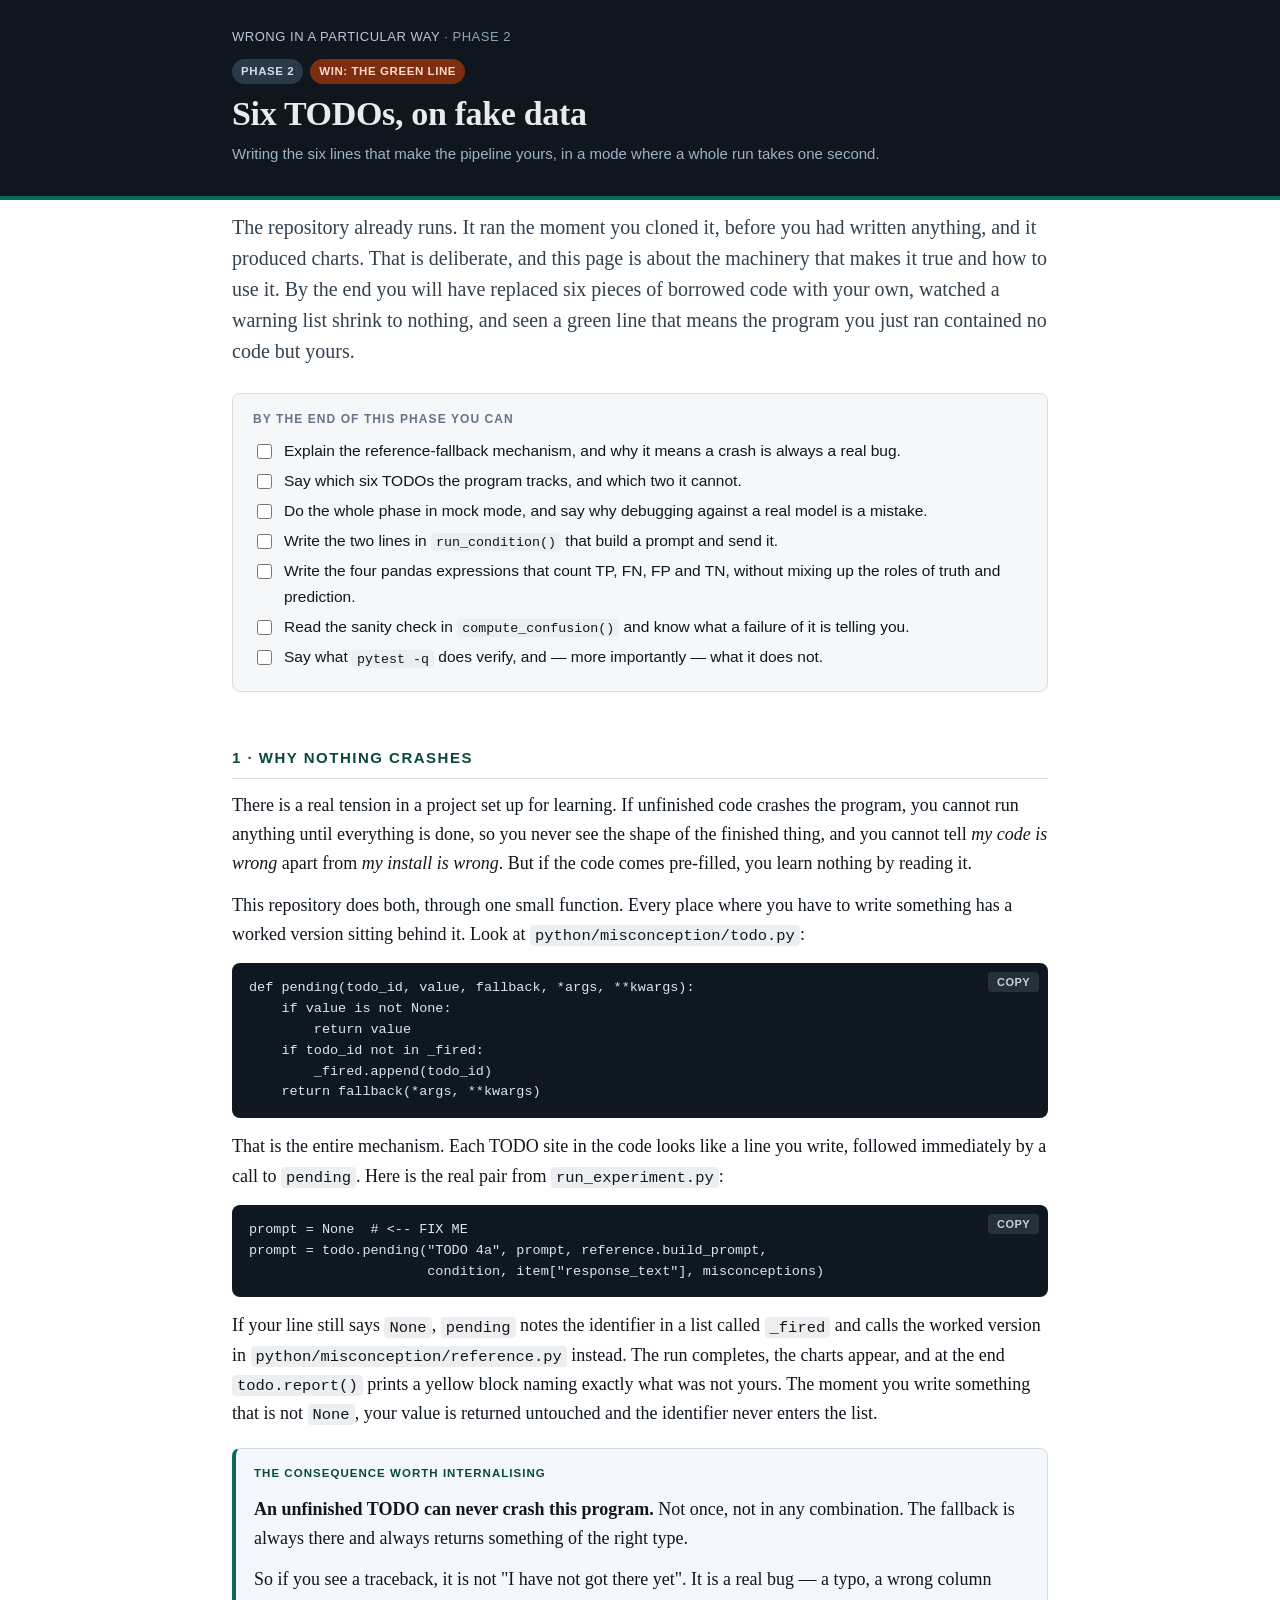
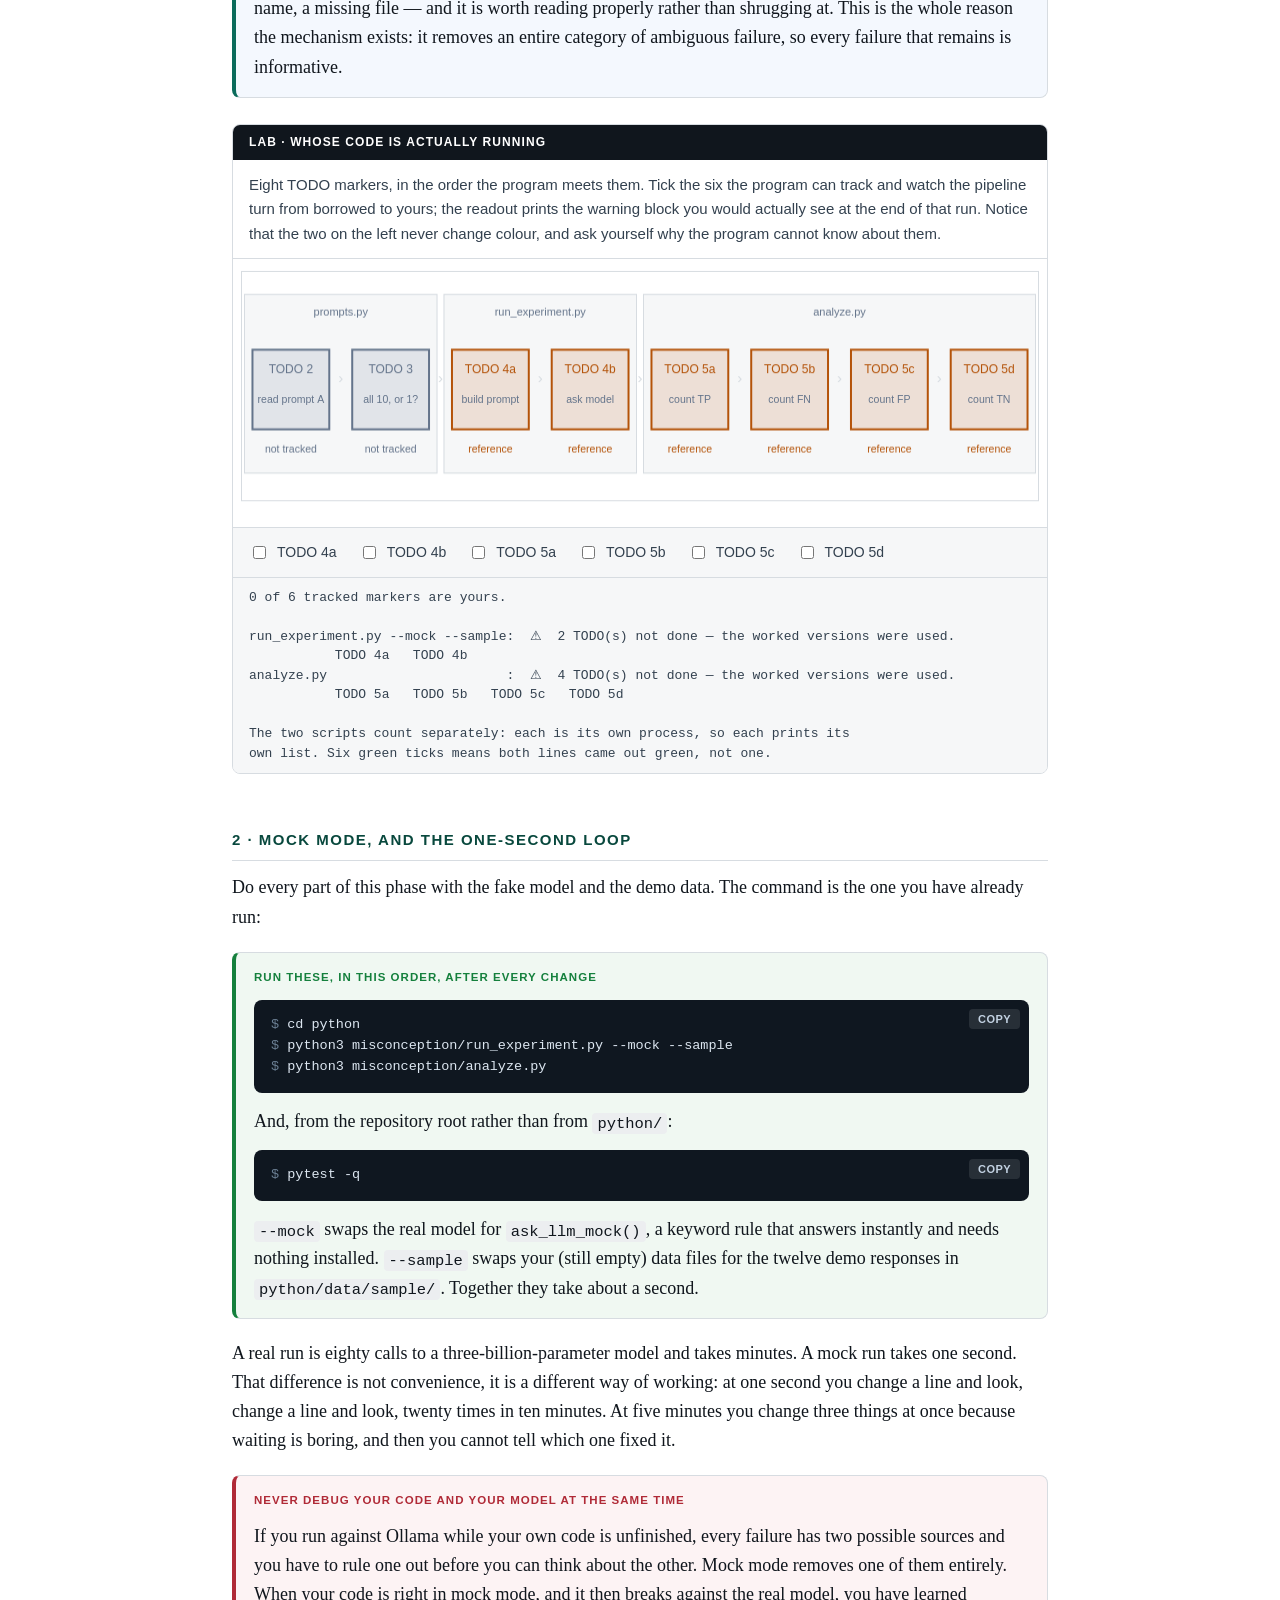
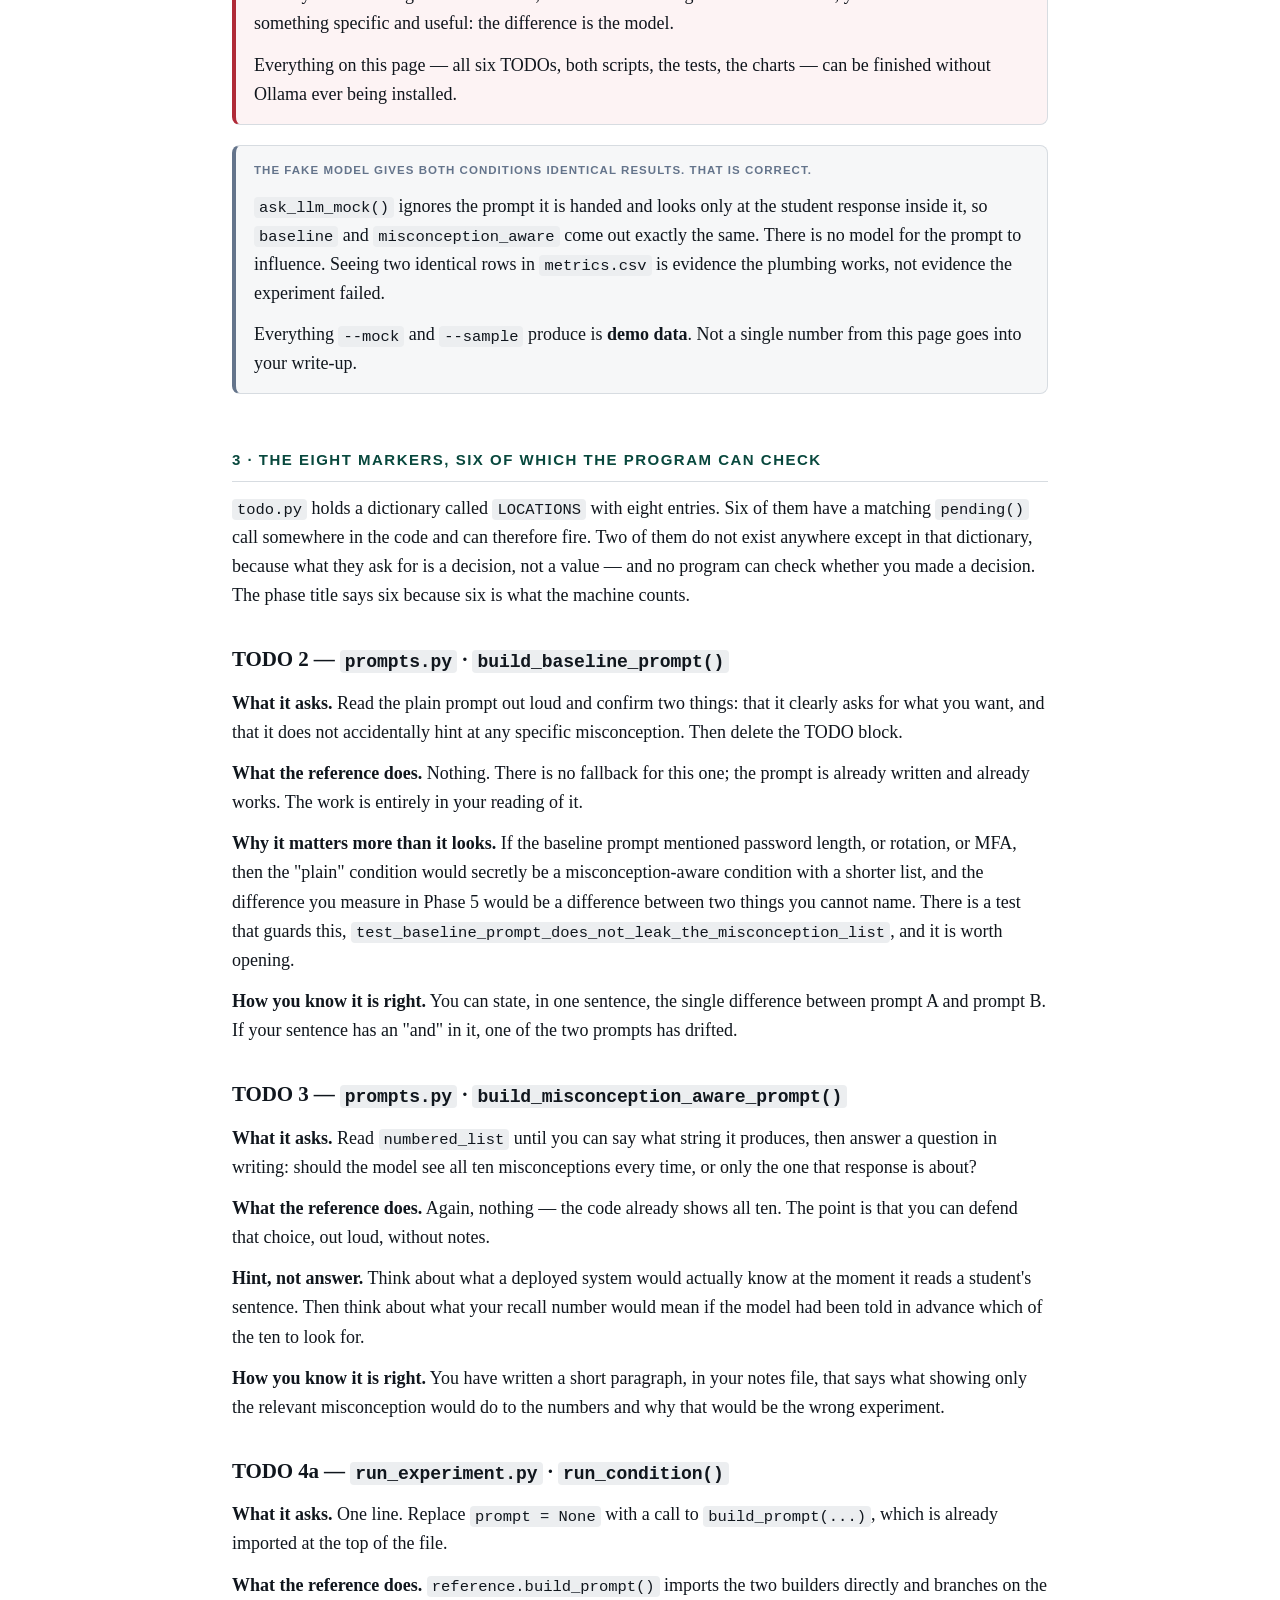
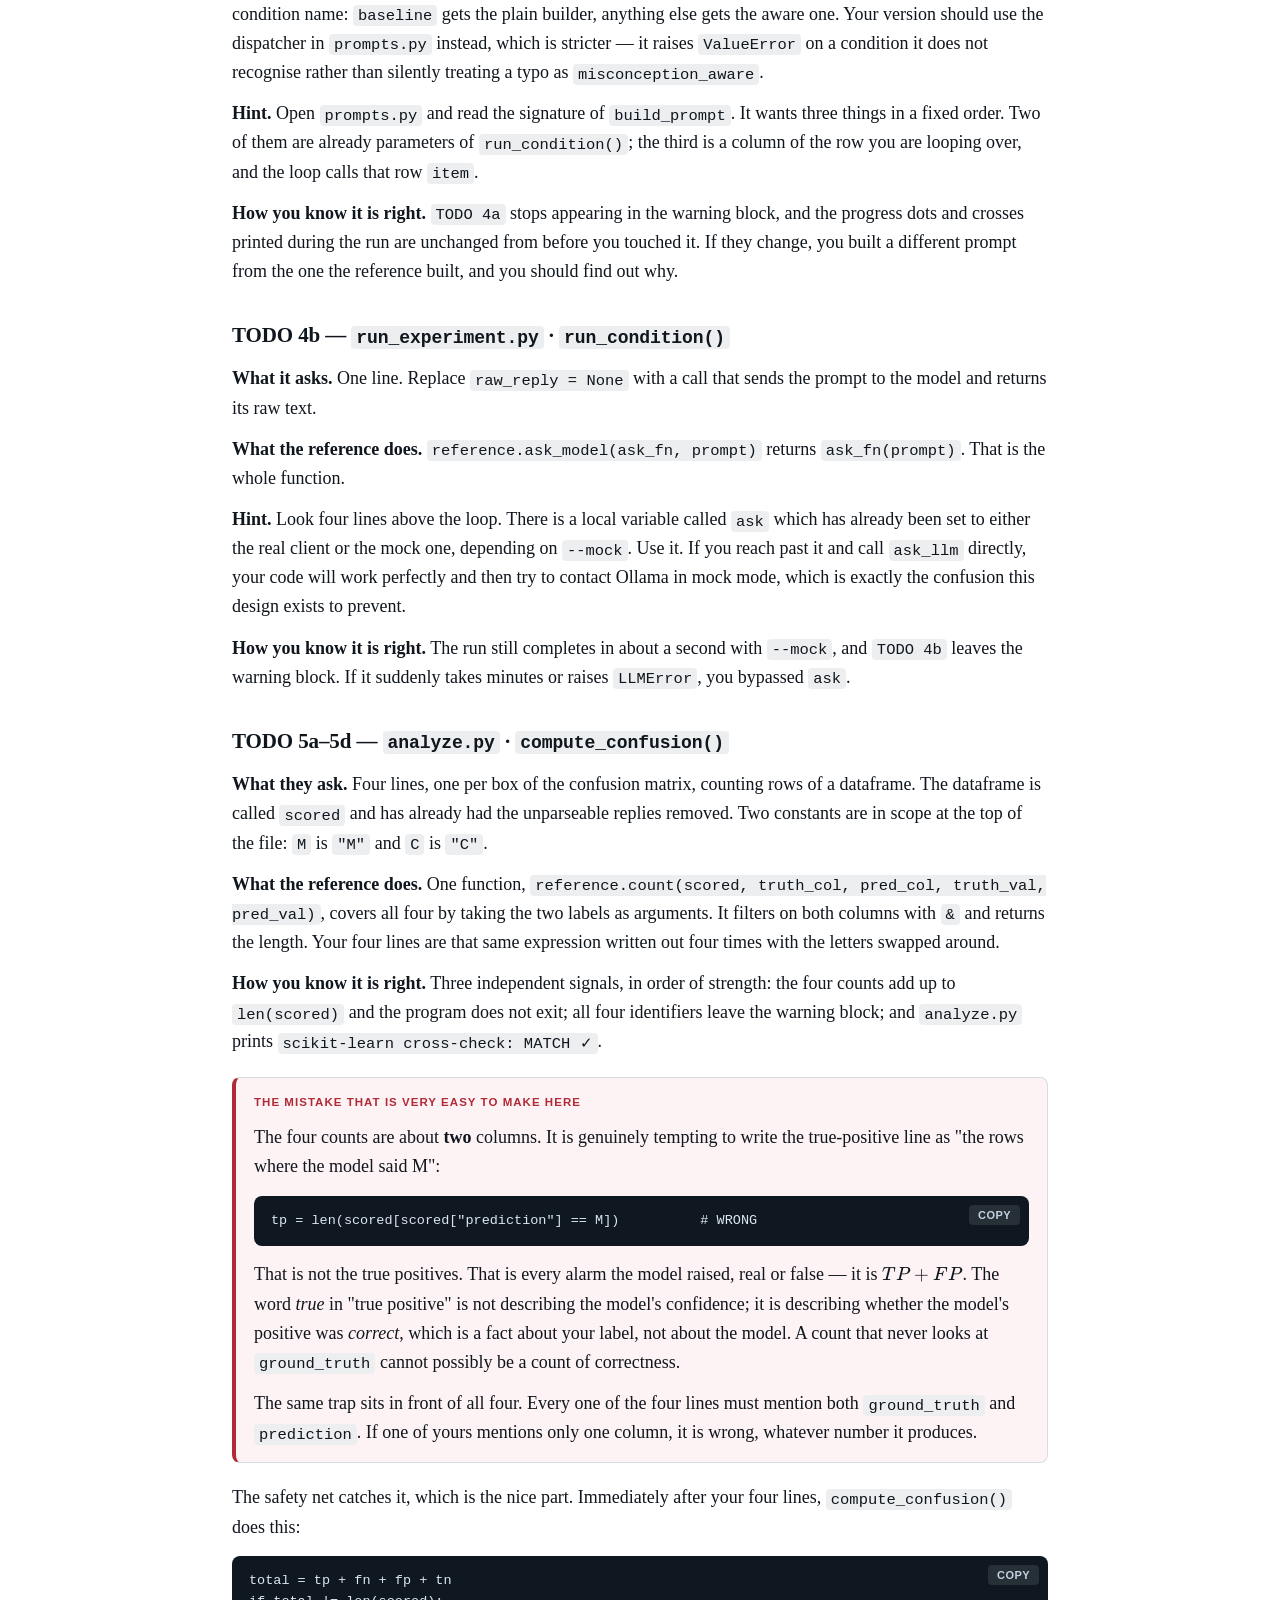
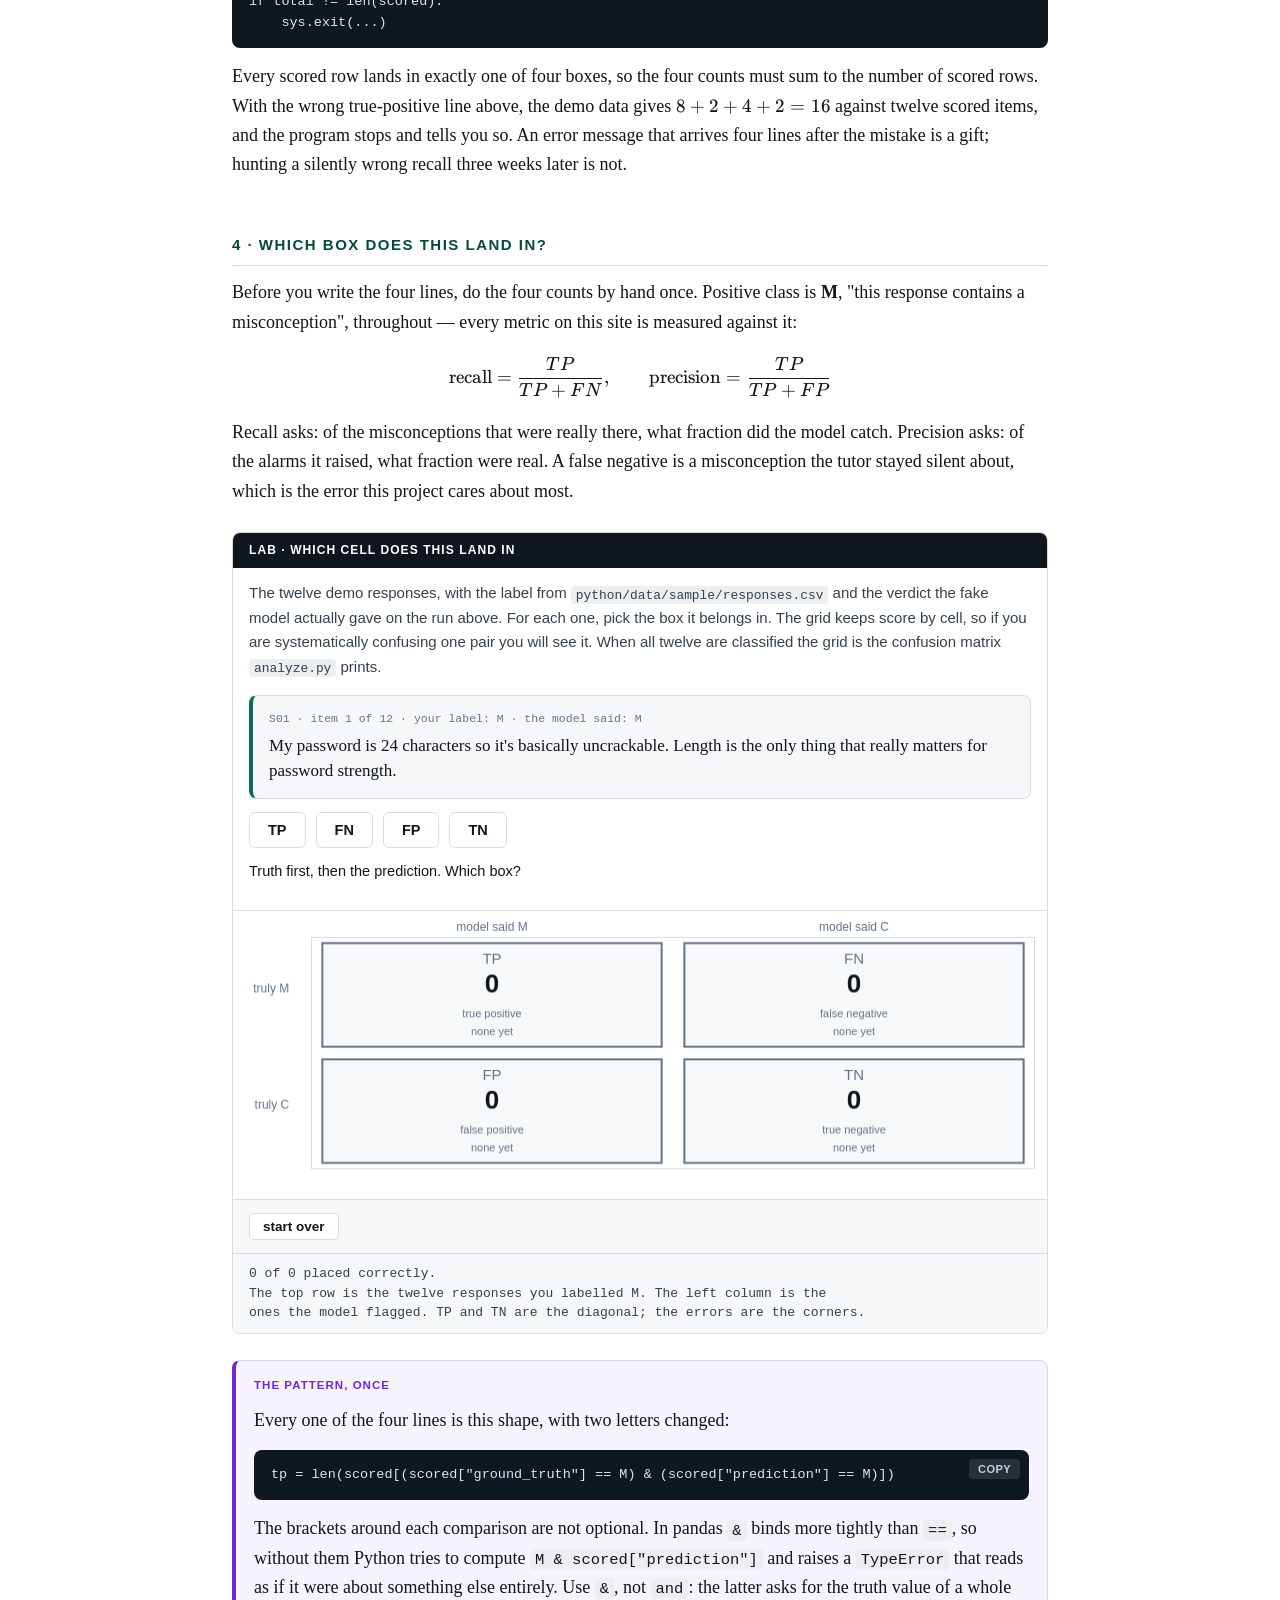
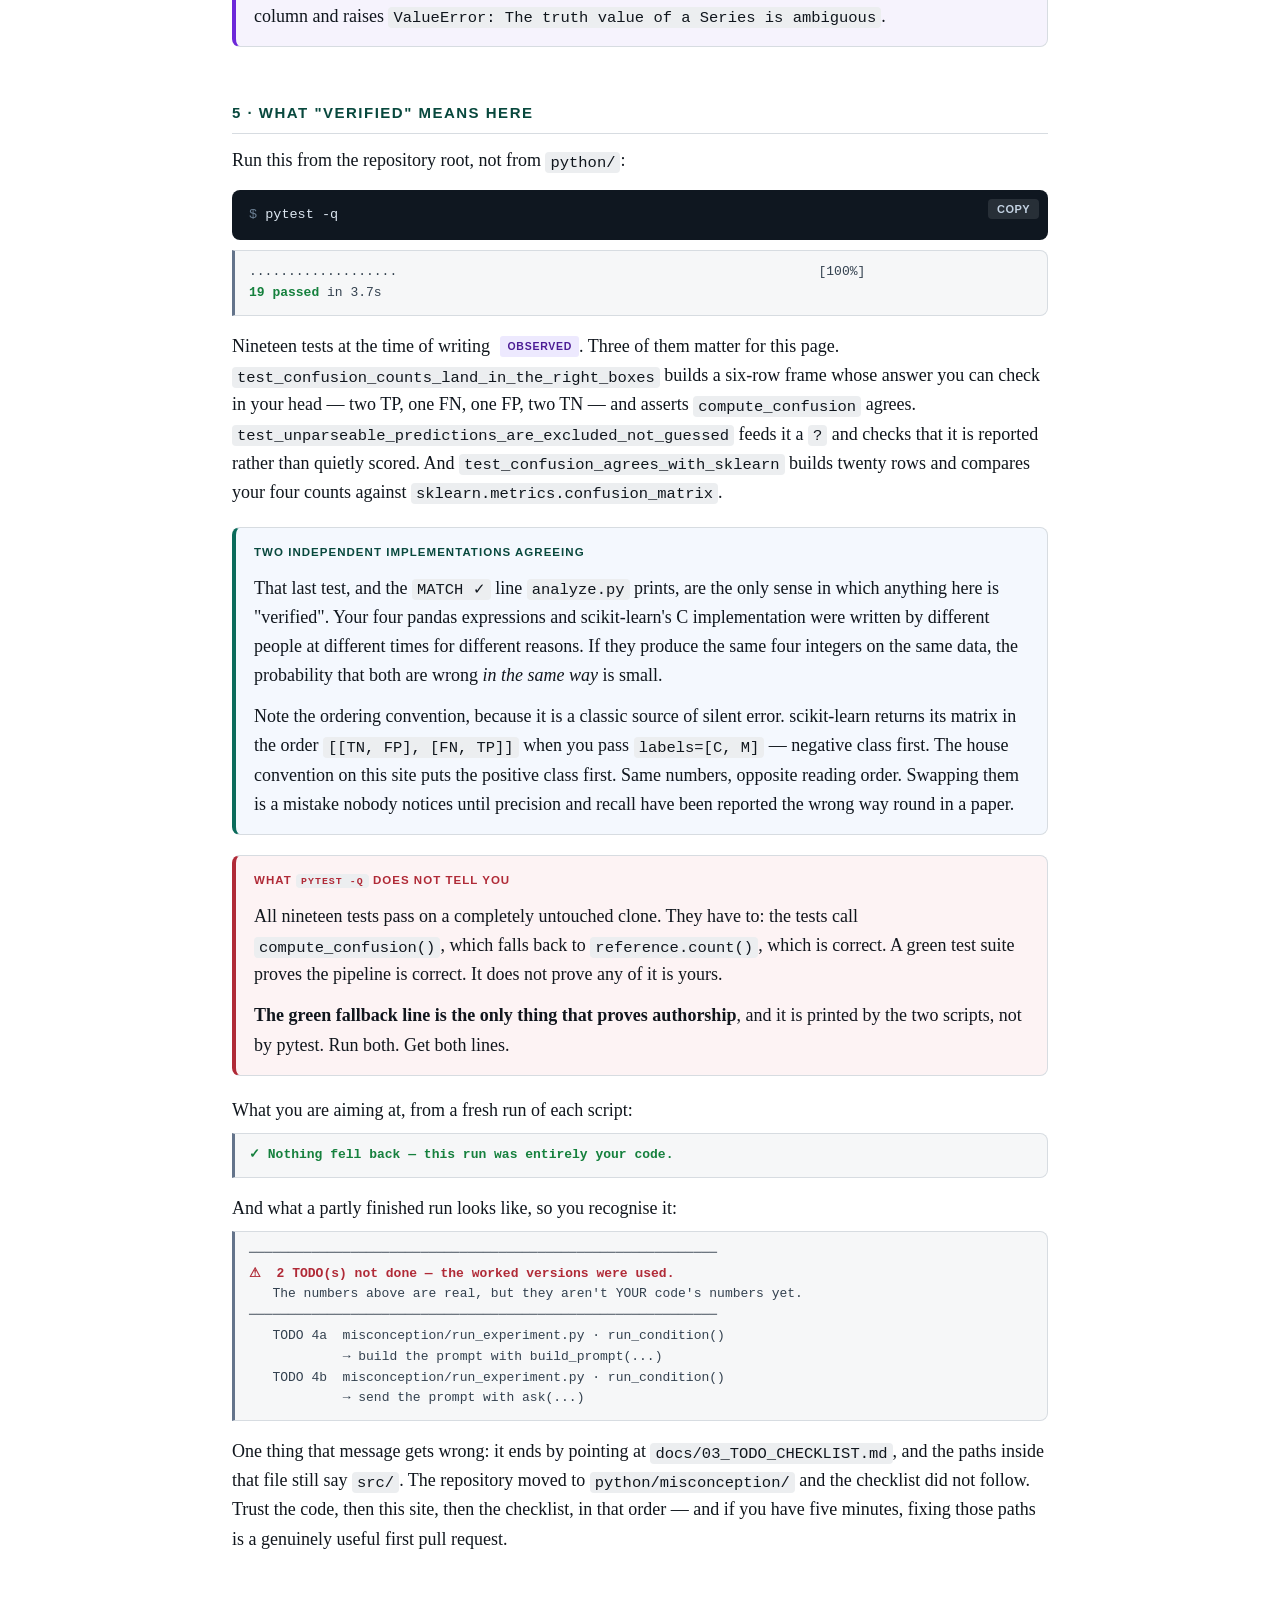
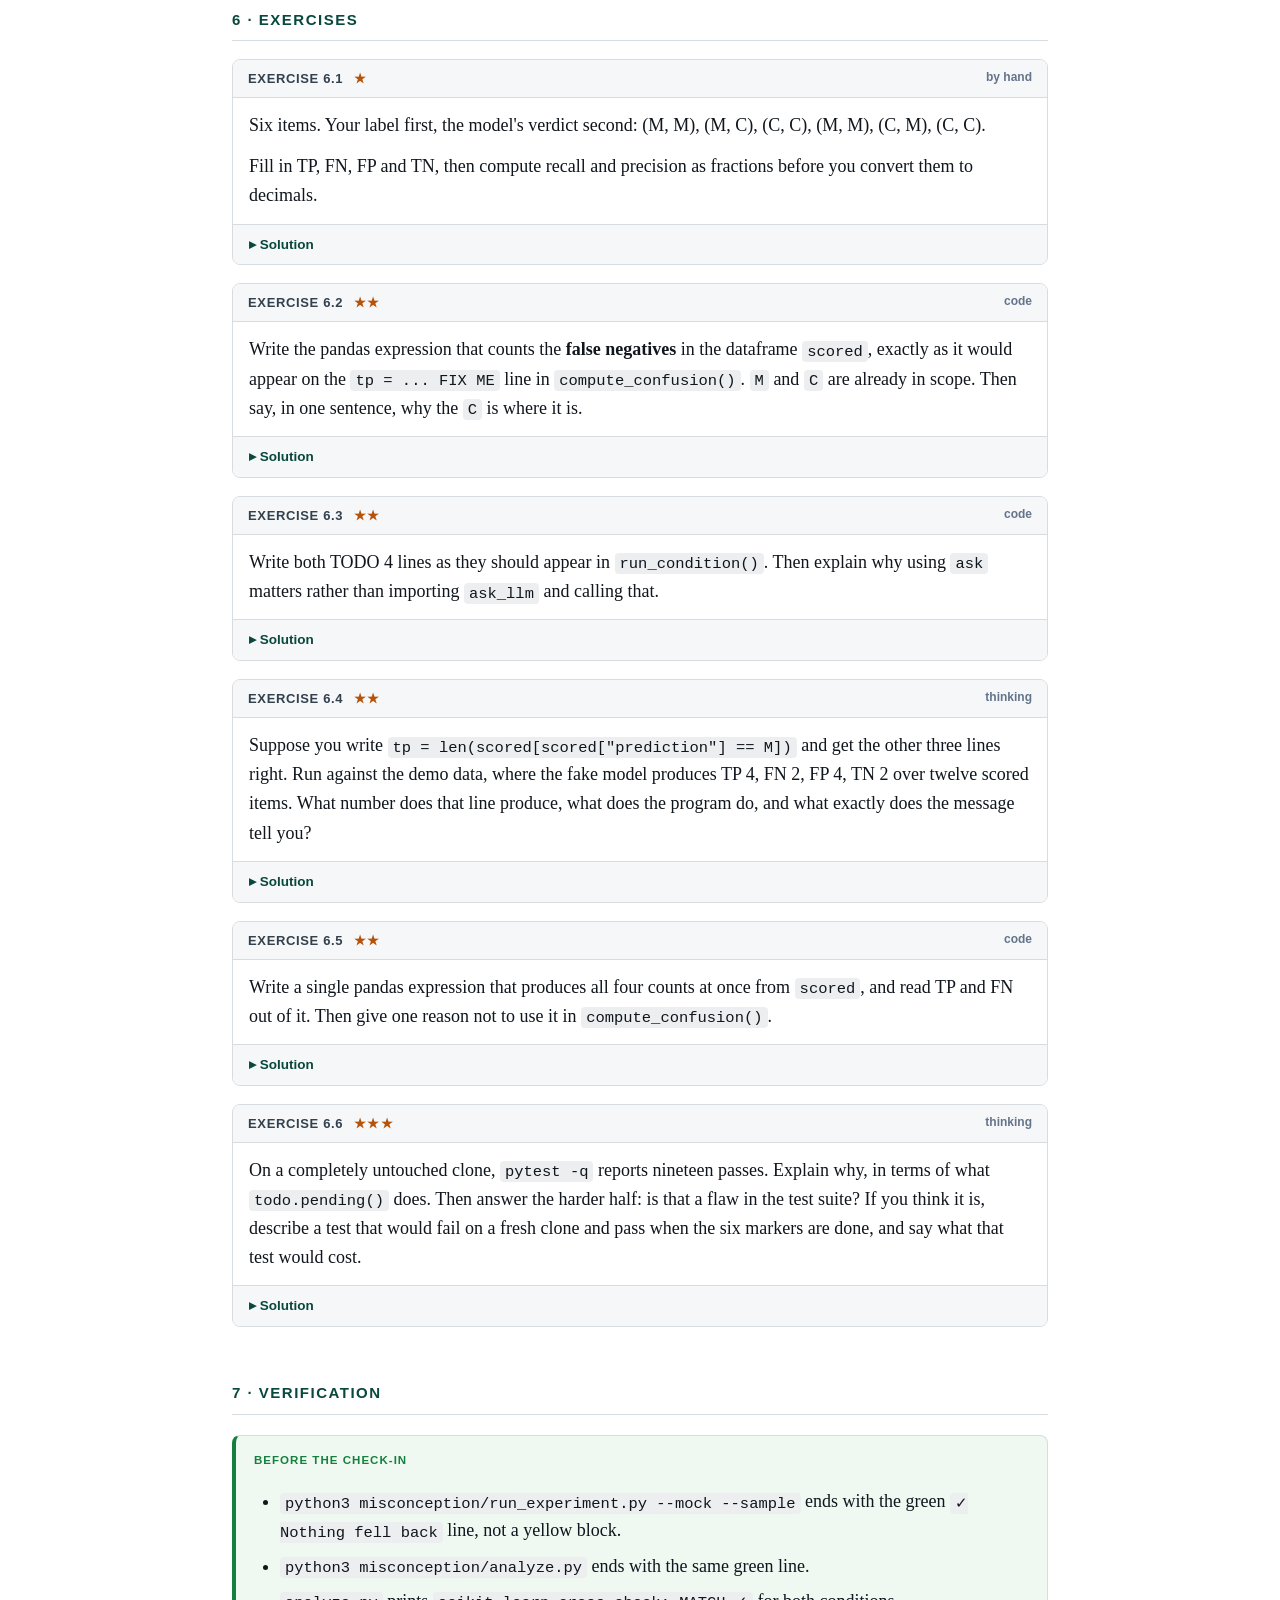
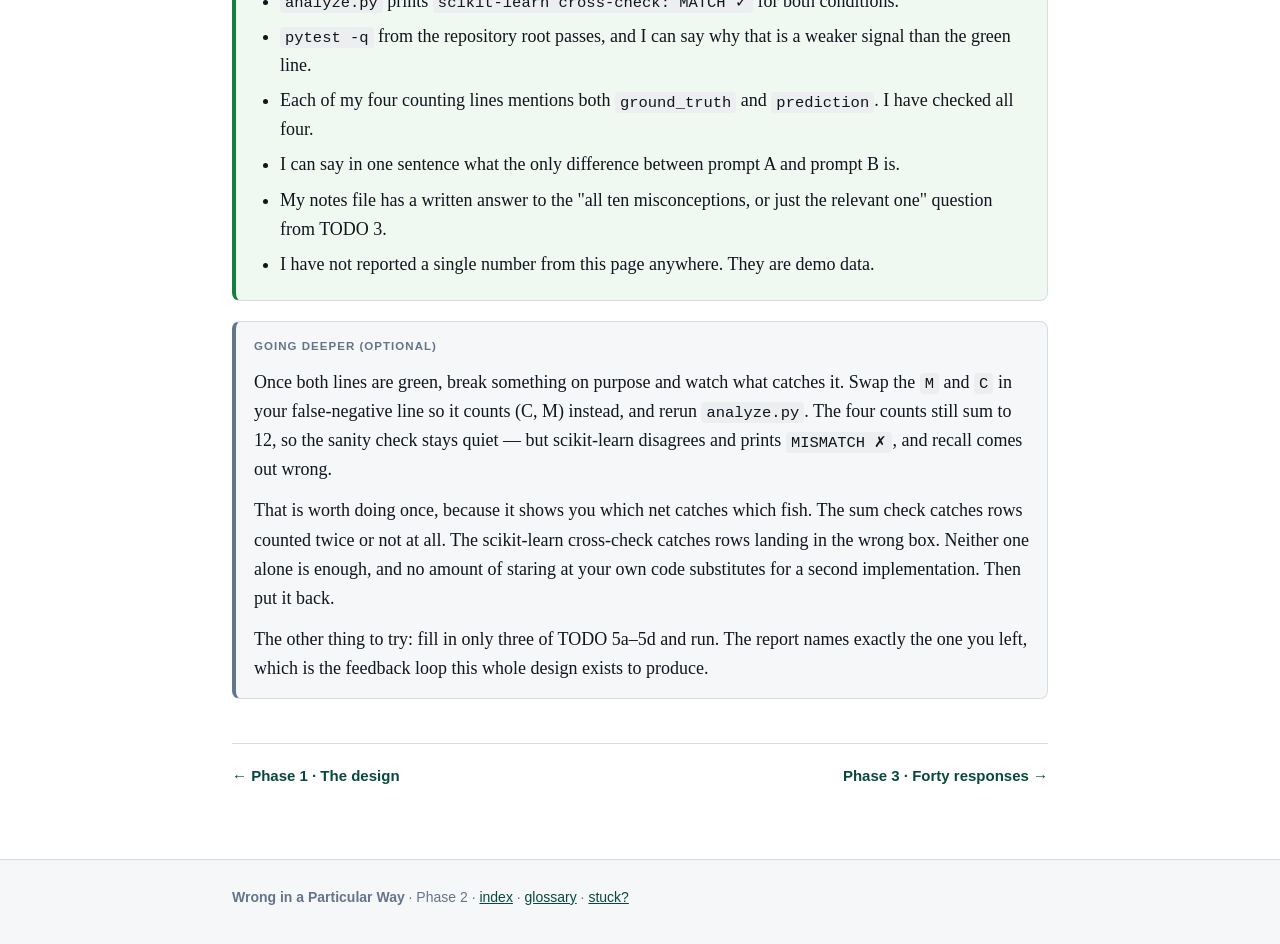
<file: docs/phases/phase-2-code.html>
<!DOCTYPE html>
<html lang="en">
<head>
<meta charset="utf-8">
<meta name="viewport" content="width=device-width, initial-scale=1">
<title>Phase 2 · Six TODOs, on fake data — Wrong in a Particular Way</title>
<link rel="stylesheet" href="../assets/vendor/katex/katex.min.css">
<link rel="stylesheet" href="../assets/css/style.css">
<script src="../assets/vendor/katex/katex.min.js"></script>
<script src="../assets/vendor/katex/auto-render.min.js"></script>
<script src="../assets/js/detect.js"></script>
</head>
<body>

<header class="site">
  <div class="wrap">
    <div class="crumbs"><a href="../index.html">Wrong in a Particular Way</a> · Phase 2</div>
    <div class="badges"><span class="badge">Phase 2</span><span class="badge win">Win: the green line</span></div>
    <h1 class="chapter-title">Six TODOs, on fake data</h1>
    <p class="chapter-sub">Writing the six lines that make the pipeline yours, in a mode where a whole run takes one second.</p>
  </div>
</header>

<main class="wrap">

<p class="lede">The repository already runs. It ran the moment you cloned it, before you had
written anything, and it produced charts. That is deliberate, and this page is about the
machinery that makes it true and how to use it. By the end you will have replaced six pieces
of borrowed code with your own, watched a warning list shrink to nothing, and seen a green
line that means the program you just ran contained no code but yours.</p>

<div class="objectives">
  <h3>By the end of this phase you can</h3>
  <ul>
    <li>Explain the reference-fallback mechanism, and why it means a crash is always a real bug.</li>
    <li>Say which six TODOs the program tracks, and which two it cannot.</li>
    <li>Do the whole phase in mock mode, and say why debugging against a real model is a mistake.</li>
    <li>Write the two lines in <code>run_condition()</code> that build a prompt and send it.</li>
    <li>Write the four pandas expressions that count TP, FN, FP and TN, without mixing up the roles of truth and prediction.</li>
    <li>Read the sanity check in <code>compute_confusion()</code> and know what a failure of it is telling you.</li>
    <li>Say what <code>pytest -q</code> does verify, and — more importantly — what it does not.</li>
  </ul>
</div>

<h2>1 · Why nothing crashes</h2>

<p>There is a real tension in a project set up for learning. If unfinished code crashes the
program, you cannot run anything until everything is done, so you never see the shape of the
finished thing, and you cannot tell <em>my code is wrong</em> apart from <em>my install is
wrong</em>. But if the code comes pre-filled, you learn nothing by reading it.</p>

<p>This repository does both, through one small function. Every place where you have to write
something has a worked version sitting behind it. Look at
<code>python/misconception/todo.py</code>:</p>

<div class="cmd"><pre>def pending(todo_id, value, fallback, *args, **kwargs):
    if value is not None:
        return value
    if todo_id not in _fired:
        _fired.append(todo_id)
    return fallback(*args, **kwargs)</pre></div>

<p>That is the entire mechanism. Each TODO site in the code looks like a line you write,
followed immediately by a call to <code>pending</code>. Here is the real pair from
<code>run_experiment.py</code>:</p>

<div class="cmd"><pre>prompt = None  # &lt;-- FIX ME
prompt = todo.pending("TODO 4a", prompt, reference.build_prompt,
                      condition, item["response_text"], misconceptions)</pre></div>

<p>If your line still says <code>None</code>, <code>pending</code> notes the identifier in a
list called <code>_fired</code> and calls the worked version in
<code>python/misconception/reference.py</code> instead. The run completes, the charts appear,
and at the end <code>todo.report()</code> prints a yellow block naming exactly what was not
yours. The moment you write something that is not <code>None</code>, your value is returned
untouched and the identifier never enters the list.</p>

<div class="box definition">
  <span class="lbl">The consequence worth internalising</span>
  <p><strong>An unfinished TODO can never crash this program.</strong> Not once, not in any
  combination. The fallback is always there and always returns something of the right type.</p>
  <p>So if you see a traceback, it is not "I have not got there yet". It is a real bug — a
  typo, a wrong column name, a missing file — and it is worth reading properly rather than
  shrugging at. This is the whole reason the mechanism exists: it removes an entire category
  of ambiguous failure, so every failure that remains is informative.</p>
</div>

<div class="lab">
  <div class="lab-title">Lab · whose code is actually running</div>
  <p class="lab-desc">Eight TODO markers, in the order the program meets them. Tick the six
  the program can track and watch the pipeline turn from borrowed to yours; the readout prints
  the warning block you would actually see at the end of that run. Notice that the two on the
  left never change colour, and ask yourself why the program cannot know about them.</p>
  <canvas id="pipe" height="270"></canvas>
  <div class="controls" id="pipectl"></div>
  <div class="readout" id="pipeout"></div>
</div>

<script>
G.lab(function () {
  /* The six tracked slots, in the order LOCATIONS lists them in
     python/misconception/todo.py. TODO 2 and TODO 3 are in LOCATIONS too but
     have no pending() call anywhere, so they can never fire. */
  var TRACKED = [
    { k: 't4a', id: 'TODO 4a', fn: 'build prompt',      file: 'run_experiment.py' },
    { k: 't4b', id: 'TODO 4b', fn: 'ask model',         file: 'run_experiment.py' },
    { k: 't5a', id: 'TODO 5a', fn: 'count TP',          file: 'analyze.py' },
    { k: 't5b', id: 'TODO 5b', fn: 'count FN',          file: 'analyze.py' },
    { k: 't5c', id: 'TODO 5c', fn: 'count FP',          file: 'analyze.py' },
    { k: 't5d', id: 'TODO 5d', fn: 'count TN',          file: 'analyze.py' }
  ];
  var UNTRACKED = [
    { id: 'TODO 2', fn: 'read prompt A', file: 'prompts.py' },
    { id: 'TODO 3', fn: 'all 10, or 1?', file: 'prompts.py' }
  ];

  var st = G.controls('pipectl', TRACKED.map(function (t) {
    return { k: t.k, type: 'check', label: t.id, value: false };
  }), draw);

  function draw() {
    var cv = G.canvas('pipe'); if (!cv) return;
    var fr = G.frame(cv.ctx, cv.w, cv.h, {
      xmin: 0, xmax: 8, ymin: 0, ymax: 1,
      margin: { left: 8, right: 8, top: 12, bottom: 26 }
    });
    fr.axes({ xticks: 0, yticks: 0, grid: false });

    /* file bands, so it is obvious which file each marker lives in */
    var BANDS = [
      [0, 2, 'prompts.py'], [2, 4, 'run_experiment.py'], [4, 8, 'analyze.py']
    ];
    BANDS.forEach(function (b) {
      fr.rect(b[0] + 0.03, 0.12, b[1] - 0.03, 0.90,
              { fill: G.COL.wash, alpha: 0.9, stroke: G.COL.line, width: 1 });
      fr.text((b[0] + b[1]) / 2, 0.795, b[2], { color: G.COL.muted, align: 'center',
              font: '11px -apple-system, Segoe UI, Roboto, sans-serif' });
    });

    var done = 0;
    function box(i, id, fn, col, note) {
      fr.rect(i + 0.11, 0.31, i + 0.89, 0.66,
              { fill: col, alpha: 0.14, stroke: col, width: 2 });
      fr.text(i + 0.5, 0.545, id, { color: col, align: 'center' });
      fr.text(i + 0.5, 0.415, fn, { color: G.COL.muted, align: 'center',
              font: '10.5px -apple-system, Segoe UI, Roboto, sans-serif' });
      fr.text(i + 0.5, 0.20, note, { color: col, align: 'center',
              font: '10.5px -apple-system, Segoe UI, Roboto, sans-serif' });
    }

    UNTRACKED.forEach(function (t, i) {
      box(i, t.id, t.fn, G.COL.muted, 'not tracked');
    });
    TRACKED.forEach(function (t, i) {
      var mine = !!st[t.k];
      if (mine) done++;
      box(i + 2, t.id, t.fn, mine ? G.COL.green : G.COL.amber,
          mine ? 'yours' : 'reference');
    });
    for (var a = 1; a < 8; a++) {
      fr.text(a, 0.50, '›', { color: G.COL.line, align: 'center',
              font: '15px -apple-system, Segoe UI, Roboto, sans-serif' });
    }

    var missing = TRACKED.filter(function (t) { return !st[t.k]; });
    var expA = missing.filter(function (t) { return t.file === 'run_experiment.py'; });
    var expB = missing.filter(function (t) { return t.file === 'analyze.py'; });

    function block(name, list) {
      if (!list.length) {
        return name + ':  ✓ Nothing fell back — this run was entirely your code.';
      }
      return name + ':  ⚠  ' + list.length + ' TODO(s) not done — the worked versions ' +
             'were used.\n           ' +
             list.map(function (t) { return t.id; }).join('   ');
    }

    G.say('pipeout',
      done + ' of 6 tracked markers are yours.\n\n' +
      block('run_experiment.py --mock --sample', expA) + '\n' +
      block('analyze.py                       ', expB) + '\n\n' +
      (missing.length
        ? 'The two scripts count separately: each is its own process, so each prints its\n' +
          'own list. Six green ticks means both lines came out green, not one.'
        : 'Both lines green. TODO 2 and TODO 3 are still on you — the program has no way\n' +
          'to check a decision you made in your head. Nobody is watching but you.'));
  }
  draw();
});
</script>

<h2>2 · Mock mode, and the one-second loop</h2>

<p>Do every part of this phase with the fake model and the demo data. The command is the one
you have already run:</p>

<div class="box python">
  <span class="lbl">Run these, in this order, after every change</span>
  <div class="cmd"><pre><span class="p">$ </span>cd python
<span class="p">$ </span>python3 misconception/run_experiment.py --mock --sample
<span class="p">$ </span>python3 misconception/analyze.py</pre></div>
  <p>And, from the repository root rather than from <code>python/</code>:</p>
  <div class="cmd"><pre><span class="p">$ </span>pytest -q</pre></div>
  <p style="margin-bottom:0"><code>--mock</code> swaps the real model for
  <code>ask_llm_mock()</code>, a keyword rule that answers instantly and needs nothing
  installed. <code>--sample</code> swaps your (still empty) data files for the twelve demo
  responses in <code>python/data/sample/</code>. Together they take about a second.</p>
</div>

<p>A real run is eighty calls to a three-billion-parameter model and takes minutes. A mock run
takes one second. That difference is not convenience, it is a different way of working: at one
second you change a line and look, change a line and look, twenty times in ten minutes. At
five minutes you change three things at once because waiting is boring, and then you cannot
tell which one fixed it.</p>

<div class="box warning">
  <span class="lbl">Never debug your code and your model at the same time</span>
  <p>If you run against Ollama while your own code is unfinished, every failure has two
  possible sources and you have to rule one out before you can think about the other. Mock
  mode removes one of them entirely. When your code is right in mock mode, and it then breaks
  against the real model, you have learned something specific and useful: the difference is
  the model.</p>
  <p>Everything on this page — all six TODOs, both scripts, the tests, the charts — can be
  finished without Ollama ever being installed.</p>
</div>

<div class="box aside">
  <span class="lbl">The fake model gives both conditions identical results. That is correct.</span>
  <p><code>ask_llm_mock()</code> ignores the prompt it is handed and looks only at the student
  response inside it, so <code>baseline</code> and <code>misconception_aware</code> come out
  exactly the same. There is no model for the prompt to influence. Seeing two identical rows in
  <code>metrics.csv</code> is evidence the plumbing works, not evidence the experiment failed.</p>
  <p>Everything <code>--mock</code> and <code>--sample</code> produce is
  <strong>demo data</strong>. Not a single number from this page goes into your write-up.</p>
</div>

<h2>3 · The eight markers, six of which the program can check</h2>

<p><code>todo.py</code> holds a dictionary called <code>LOCATIONS</code> with eight entries.
Six of them have a matching <code>pending()</code> call somewhere in the code and can
therefore fire. Two of them do not exist anywhere except in that dictionary, because what they
ask for is a decision, not a value — and no program can check whether you made a decision.
The phase title says six because six is what the machine counts.</p>

<h3>TODO 2 — <code>prompts.py</code> · <code>build_baseline_prompt()</code></h3>

<p><strong>What it asks.</strong> Read the plain prompt out loud and confirm two things: that
it clearly asks for what you want, and that it does not accidentally hint at any specific
misconception. Then delete the TODO block.</p>

<p><strong>What the reference does.</strong> Nothing. There is no fallback for this one; the
prompt is already written and already works. The work is entirely in your reading of it.</p>

<p><strong>Why it matters more than it looks.</strong> If the baseline prompt mentioned
password length, or rotation, or MFA, then the "plain" condition would secretly be a
misconception-aware condition with a shorter list, and the difference you measure in Phase 5
would be a difference between two things you cannot name. There is a test that guards this,
<code>test_baseline_prompt_does_not_leak_the_misconception_list</code>, and it is worth
opening.</p>

<p><strong>How you know it is right.</strong> You can state, in one sentence, the single
difference between prompt A and prompt B. If your sentence has an "and" in it, one of the two
prompts has drifted.</p>

<h3>TODO 3 — <code>prompts.py</code> · <code>build_misconception_aware_prompt()</code></h3>

<p><strong>What it asks.</strong> Read <code>numbered_list</code> until you can say what string
it produces, then answer a question in writing: should the model see all ten misconceptions
every time, or only the one that response is about?</p>

<p><strong>What the reference does.</strong> Again, nothing — the code already shows all ten.
The point is that you can defend that choice, out loud, without notes.</p>

<p><strong>Hint, not answer.</strong> Think about what a deployed system would actually know at
the moment it reads a student's sentence. Then think about what your recall number would mean
if the model had been told in advance which of the ten to look for.</p>

<p><strong>How you know it is right.</strong> You have written a short paragraph, in your notes
file, that says what showing only the relevant misconception would do to the numbers and why
that would be the wrong experiment.</p>

<h3>TODO 4a — <code>run_experiment.py</code> · <code>run_condition()</code></h3>

<p><strong>What it asks.</strong> One line. Replace <code>prompt = None</code> with a call to
<code>build_prompt(...)</code>, which is already imported at the top of the file.</p>

<p><strong>What the reference does.</strong> <code>reference.build_prompt()</code> imports the
two builders directly and branches on the condition name: <code>baseline</code> gets the plain
builder, anything else gets the aware one. Your version should use the dispatcher in
<code>prompts.py</code> instead, which is stricter — it raises <code>ValueError</code> on a
condition it does not recognise rather than silently treating a typo as
<code>misconception_aware</code>.</p>

<p><strong>Hint.</strong> Open <code>prompts.py</code> and read the signature of
<code>build_prompt</code>. It wants three things in a fixed order. Two of them are already
parameters of <code>run_condition()</code>; the third is a column of the row you are looping
over, and the loop calls that row <code>item</code>.</p>

<p><strong>How you know it is right.</strong> <code>TODO 4a</code> stops appearing in the
warning block, and the progress dots and crosses printed during the run are unchanged from
before you touched it. If they change, you built a different prompt from the one the reference
built, and you should find out why.</p>

<h3>TODO 4b — <code>run_experiment.py</code> · <code>run_condition()</code></h3>

<p><strong>What it asks.</strong> One line. Replace <code>raw_reply = None</code> with a call
that sends the prompt to the model and returns its raw text.</p>

<p><strong>What the reference does.</strong> <code>reference.ask_model(ask_fn, prompt)</code>
returns <code>ask_fn(prompt)</code>. That is the whole function.</p>

<p><strong>Hint.</strong> Look four lines above the loop. There is a local variable called
<code>ask</code> which has already been set to either the real client or the mock one,
depending on <code>--mock</code>. Use it. If you reach past it and call
<code>ask_llm</code> directly, your code will work perfectly and then try to contact Ollama in
mock mode, which is exactly the confusion this design exists to prevent.</p>

<p><strong>How you know it is right.</strong> The run still completes in about a second with
<code>--mock</code>, and <code>TODO 4b</code> leaves the warning block. If it suddenly takes
minutes or raises <code>LLMError</code>, you bypassed <code>ask</code>.</p>

<h3>TODO 5a–5d — <code>analyze.py</code> · <code>compute_confusion()</code></h3>

<p><strong>What they ask.</strong> Four lines, one per box of the confusion matrix, counting
rows of a dataframe. The dataframe is called <code>scored</code> and has already had the
unparseable replies removed. Two constants are in scope at the top of the file:
<code>M</code> is <code>"M"</code> and <code>C</code> is <code>"C"</code>.</p>

<p><strong>What the reference does.</strong> One function,
<code>reference.count(scored, truth_col, pred_col, truth_val, pred_val)</code>, covers all four
by taking the two labels as arguments. It filters on both columns with <code>&amp;</code> and
returns the length. Your four lines are that same expression written out four times with the
letters swapped around.</p>

<p><strong>How you know it is right.</strong> Three independent signals, in order of strength:
the four counts add up to <code>len(scored)</code> and the program does not exit; all four
identifiers leave the warning block; and <code>analyze.py</code> prints
<code>scikit-learn cross-check: MATCH ✓</code>.</p>

<div class="box warning">
  <span class="lbl">The mistake that is very easy to make here</span>
  <p>The four counts are about <strong>two</strong> columns. It is genuinely tempting to write
  the true-positive line as "the rows where the model said M":</p>
  <div class="cmd"><pre>tp = len(scored[scored["prediction"] == M])          # WRONG</pre></div>
  <p>That is not the true positives. That is every alarm the model raised, real or false — it
  is \(TP + FP\). The word <em>true</em> in "true positive" is not describing the model's
  confidence; it is describing whether the model's positive was <em>correct</em>, which is a
  fact about your label, not about the model. A count that never looks at
  <code>ground_truth</code> cannot possibly be a count of correctness.</p>
  <p>The same trap sits in front of all four. Every one of the four lines must mention both
  <code>ground_truth</code> and <code>prediction</code>. If one of yours mentions only one
  column, it is wrong, whatever number it produces.</p>
</div>

<p>The safety net catches it, which is the nice part. Immediately after your four lines,
<code>compute_confusion()</code> does this:</p>

<div class="cmd"><pre>total = tp + fn + fp + tn
if total != len(scored):
    sys.exit(...)</pre></div>

<p>Every scored row lands in exactly one of four boxes, so the four counts must sum to the
number of scored rows. With the wrong true-positive line above, the demo data gives
\(8 + 2 + 4 + 2 = 16\) against twelve scored items, and the program stops and tells you so.
An error message that arrives four lines after the mistake is a gift; hunting a silently wrong
recall three weeks later is not.</p>

<h2>4 · Which box does this land in?</h2>

<p>Before you write the four lines, do the four counts by hand once. Positive class is
<strong>M</strong>, "this response contains a misconception", throughout — every metric on this
site is measured against it:</p>

$$\text{recall}=\frac{TP}{TP+FN},\qquad \text{precision}=\frac{TP}{TP+FP}$$

<p>Recall asks: of the misconceptions that were really there, what fraction did the model
catch. Precision asks: of the alarms it raised, what fraction were real. A false negative is a
misconception the tutor stayed silent about, which is the error this project cares about most.</p>

<div class="lab">
  <div class="lab-title">Lab · which cell does this land in</div>
  <p class="lab-desc">The twelve demo responses, with the label from
  <code>python/data/sample/responses.csv</code> and the verdict the fake model actually gave on
  the run above. For each one, pick the box it belongs in. The grid keeps score by cell, so if
  you are systematically confusing one pair you will see it. When all twelve are classified the
  grid is the confusion matrix <code>analyze.py</code> prints.</p>
  <div class="card-lab" id="cellcard"></div>
  <canvas id="cellcv" height="290"></canvas>
  <div class="controls" id="cellctl"></div>
  <div class="readout" id="cellout"></div>
</div>

<script>
G.lab(function () {
  /* Predictions are not invented: these are the verdicts ask_llm_mock() returned
     for S01..S12 on the run shown on this page, read out of
     python/results/predictions_baseline.csv. Truth comes from G.SAMPLE, which is
     python/data/sample/responses.csv. */
  var PRED = ['M', 'M', 'M', 'M', 'M', 'C', 'C', 'C', 'C', 'M', 'M', 'M'];
  var CELLS = ['TP', 'FN', 'FP', 'TN'];
  var NAMES = { TP: 'true positive', FN: 'false negative',
                FP: 'false positive', TN: 'true negative' };

  function cellOf(t, p) {
    if (t === 'M') return p === 'M' ? 'TP' : 'FN';
    return p === 'M' ? 'FP' : 'TN';
  }

  var idx = 0;                       /* which item is on the card */
  var seen = [];                     /* {cell, ok, chose} per answered item */
  var last = null;                   /* feedback line for the card */

  var st = G.controls('cellctl', [
    { k: 'reset', type: 'button', text: 'start over' }
  ], function () { idx = 0; seen = []; last = null; draw(); });

  function pick(chosen) {
    var it = G.SAMPLE[idx];
    var right = cellOf(it.truth, PRED[idx]);
    seen.push({ cell: right, ok: chosen === right, chose: chosen });
    last = (chosen === right)
      ? { ok: true,  msg: it.id + ' is a ' + right + ' — ' + NAMES[right] + '.' }
      : { ok: false, msg: it.id + ' is a ' + right + ', not a ' + chosen +
                          '. Truth ' + it.truth + ', model said ' + PRED[idx] + '.' };
    idx++;
    draw();
  }

  function card() {
    var host = document.getElementById('cellcard');
    if (!host) return;
    if (idx >= G.SAMPLE.length) {
      host.innerHTML = '<div class="resp"><span class="rid">all twelve classified</span>' +
        'That grid below is exactly what <code>analyze.py</code> prints for the demo data: ' +
        'TP 4, FN 2, FP 4, TN 2. Press <em>start over</em> to go again.</div>';
      return;
    }
    var it = G.SAMPLE[idx];
    var html =
      '<div class="resp"><span class="rid">' + it.id + ' · item ' + (idx + 1) +
      ' of 12 · your label: ' + it.truth + ' · the model said: ' + PRED[idx] + '</span>' +
      it.text + '</div><div class="choices"></div>' +
      '<div class="verdict' + (last ? (last.ok ? ' right' : ' wrong') : '') + '">' +
      (last ? last.msg : 'Truth first, then the prediction. Which box?') + '</div>';
    host.innerHTML = html;
    var box = host.querySelector('.choices');
    CELLS.forEach(function (c) {
      var b = document.createElement('button');
      b.type = 'button';
      b.textContent = c;
      b.addEventListener('click', function () { pick(c); });
      box.appendChild(b);
    });
  }

  function draw() {
    card();
    var cv = G.canvas('cellcv'); if (!cv) return;
    var fr = G.frame(cv.ctx, cv.w, cv.h, {
      xmin: 0, xmax: 2, ymin: 0, ymax: 2,
      margin: { left: 78, right: 12, top: 26, bottom: 30 }
    });
    fr.axes({ xticks: 0, yticks: 0, grid: false });

    var tally = { TP: { n: 0, ok: 0 }, FN: { n: 0, ok: 0 },
                  FP: { n: 0, ok: 0 }, TN: { n: 0, ok: 0 } };
    seen.forEach(function (s) { tally[s.cell].n++; if (s.ok) tally[s.cell].ok++; });

    var POS = { TP: [0, 1], FN: [1, 1], FP: [0, 0], TN: [1, 0] };
    CELLS.forEach(function (c) {
      var p = POS[c], x0 = p[0], y0 = p[1], t = tally[c];
      var wrong = t.n - t.ok;
      var col = t.n === 0 ? G.COL.muted : (wrong ? G.COL.rose : G.COL.green);
      fr.rect(x0 + 0.03, y0 + 0.05, x0 + 0.97, y0 + 0.95,
              { fill: col, alpha: t.n ? 0.13 : 0.05, stroke: col, width: 2 });
      fr.text(x0 + 0.5, y0 + 0.74, c, { color: col, align: 'center',
              font: '15px -apple-system, Segoe UI, Roboto, sans-serif' });
      fr.text(x0 + 0.5, y0 + 0.47, String(t.n), { color: G.COL.ink, align: 'center',
              font: '700 26px -apple-system, Segoe UI, Roboto, sans-serif' });
      fr.text(x0 + 0.5, y0 + 0.29, NAMES[c], { color: G.COL.muted, align: 'center',
              font: '11px -apple-system, Segoe UI, Roboto, sans-serif' });
      fr.text(x0 + 0.5, y0 + 0.13,
              t.n === 0 ? 'none yet' : t.ok + ' of ' + t.n + ' placed correctly',
              { color: col, align: 'center',
                font: '11px -apple-system, Segoe UI, Roboto, sans-serif' });
    });

    fr.text(0.5, 2.03, 'model said M', { color: G.COL.muted, align: 'center' });
    fr.text(1.5, 2.03, 'model said C', { color: G.COL.muted, align: 'center' });
    fr.text(-0.06, 1.5, 'truly M', { color: G.COL.muted, align: 'right' });
    fr.text(-0.06, 0.5, 'truly C', { color: G.COL.muted, align: 'right' });

    var right = seen.filter(function (s) { return s.ok; }).length;
    var worst = null, worstN = 0;
    CELLS.forEach(function (c) {
      var bad = tally[c].n - tally[c].ok;
      if (bad > worstN) { worstN = bad; worst = c; }
    });

    var msg = right + ' of ' + seen.length + ' placed correctly.\n';
    if (!seen.length) {
      msg += 'The top row is the twelve responses you labelled M. The left column is the\n' +
             'ones the model flagged. TP and TN are the diagonal; the errors are the corners.';
    } else if (worst) {
      msg += 'Most often missed: ' + worst + ' (' + worstN + ' wrong). ' +
             (worst === 'FN' || worst === 'FP'
               ? 'Both error cells mention one M and one C —\nread the truth first, always, then the prediction.'
               : 'Both agreement cells repeat the same letter twice.');
    } else {
      msg += 'No mistakes so far.';
    }
    if (seen.length === 12) {
      var w = G.wilson(4, 6);
      msg += '\n\nFinal grid: TP 4, FN 2, FP 4, TN 2 — what analyze.py prints for the demo data.\n' +
             'Recall 4/6 = ' + G.pct(4 / 6) + ', 95% Wilson interval ' +
             G.pct(w[0]) + ' to ' + G.pct(w[1]) + '. Twelve items tells you almost nothing,\n' +
             'which is the point: these are demo numbers and never go in a write-up.';
    }
    G.say('cellout', msg);
  }
  draw();
});
</script>

<div class="box example">
  <span class="lbl">The pattern, once</span>
  <p>Every one of the four lines is this shape, with two letters changed:</p>
  <div class="cmd"><pre>tp = len(scored[(scored["ground_truth"] == M) &amp; (scored["prediction"] == M)])</pre></div>
  <p>The brackets around each comparison are not optional. In pandas <code>&amp;</code> binds
  more tightly than <code>==</code>, so without them Python tries to compute
  <code>M &amp; scored["prediction"]</code> and raises a <code>TypeError</code> that reads as
  if it were about something else entirely. Use <code>&amp;</code>, not <code>and</code>: the
  latter asks for the truth value of a whole column and raises
  <code>ValueError: The truth value of a Series is ambiguous</code>.</p>
</div>

<h2>5 · What "verified" means here</h2>

<p>Run this from the repository root, not from <code>python/</code>:</p>

<div class="cmd"><pre><span class="p">$ </span>pytest -q</pre></div>
<div class="out">...................                                                      [100%]
<b>19 passed</b> in 3.7s</div>

<p>Nineteen tests at the time of writing <span class="status observed">observed</span>. Three
of them matter for this page. <code>test_confusion_counts_land_in_the_right_boxes</code> builds
a six-row frame whose answer you can check in your head — two TP, one FN, one FP, two TN — and
asserts <code>compute_confusion</code> agrees. <code>test_unparseable_predictions_are_excluded_not_guessed</code>
feeds it a <code>?</code> and checks that it is reported rather than quietly scored.
And <code>test_confusion_agrees_with_sklearn</code> builds twenty rows and compares your four
counts against <code>sklearn.metrics.confusion_matrix</code>.</p>

<div class="box definition">
  <span class="lbl">Two independent implementations agreeing</span>
  <p>That last test, and the <code>MATCH ✓</code> line <code>analyze.py</code> prints, are the
  only sense in which anything here is "verified". Your four pandas expressions and
  scikit-learn's C implementation were written by different people at different times for
  different reasons. If they produce the same four integers on the same data, the probability
  that both are wrong <em>in the same way</em> is small.</p>
  <p>Note the ordering convention, because it is a classic source of silent error.
  scikit-learn returns its matrix in the order <code>[[TN, FP], [FN, TP]]</code> when you pass
  <code>labels=[C, M]</code> — negative class first. The house convention on this site puts the
  positive class first. Same numbers, opposite reading order. Swapping them is a mistake nobody
  notices until precision and recall have been reported the wrong way round in a paper.</p>
</div>

<div class="box warning">
  <span class="lbl">What <code>pytest -q</code> does not tell you</span>
  <p>All nineteen tests pass on a completely untouched clone. They have to: the tests call
  <code>compute_confusion()</code>, which falls back to <code>reference.count()</code>, which is
  correct. A green test suite proves the pipeline is correct. It does not prove any of it is
  yours.</p>
  <p><strong>The green fallback line is the only thing that proves authorship</strong>, and it
  is printed by the two scripts, not by pytest. Run both. Get both lines.</p>
</div>

<p>What you are aiming at, from a fresh run of each script:</p>

<div class="out"><b>✓ Nothing fell back — this run was entirely your code.</b></div>

<p>And what a partly finished run looks like, so you recognise it:</p>

<div class="out">────────────────────────────────────────────────────────────
<i>⚠  2 TODO(s) not done — the worked versions were used.</i>
   The numbers above are real, but they aren't YOUR code's numbers yet.
────────────────────────────────────────────────────────────
   TODO 4a  misconception/run_experiment.py · run_condition()
            → build the prompt with build_prompt(...)
   TODO 4b  misconception/run_experiment.py · run_condition()
            → send the prompt with ask(...)</div>

<p>One thing that message gets wrong: it ends by pointing at
<code>docs/03_TODO_CHECKLIST.md</code>, and the paths inside that file still say
<code>src/</code>. The repository moved to <code>python/misconception/</code> and the checklist
did not follow. Trust the code, then this site, then the checklist, in that order — and if you
have five minutes, fixing those paths is a genuinely useful first pull request.</p>

<h2>6 · Exercises</h2>

<div class="exercise">
  <div class="ex-head">Exercise 6.1 <span class="stars">★</span><span class="tag">by hand</span></div>
  <div class="ex-body">
    <p>Six items. Your label first, the model's verdict second:
    (M, M), (M, C), (C, C), (M, M), (C, M), (C, C).</p>
    <p>Fill in TP, FN, FP and TN, then compute recall and precision as fractions before you
    convert them to decimals.</p>
  </div>
  <details><summary>Solution</summary><div class="solution">
    <p>Take them one at a time. (M, M) is truth M and prediction M, so TP. (M, C) is a
    misconception the model called correct, so FN. (C, C) is TN. (M, M) is another TP.
    (C, M) is a false alarm on a correct answer, so FP. (C, C) is another TN.</p>
    <p>TP = 2, FN = 1, FP = 1, TN = 2. They sum to 6, which is the number of items, so no row
    has been double-counted or dropped.</p>
    <p>Recall = 2/(2+1) = 2/3 ≈ 0.667. Precision = 2/(2+1) = 2/3 ≈ 0.667. They happen to be
    equal here because FN and FP happen to be equal; that is a coincidence of this tiny
    example, not a general fact, and the very next exercise breaks it.</p>
    <p>These are exactly the numbers in
    <code>test_confusion_counts_land_in_the_right_boxes</code> in
    <code>python/tests/test_pipeline.py</code>. That test was built the same way you just did
    it: work the answer out by hand where the answer is obvious, then check the code agrees.</p>
  </div></details>
</div>

<div class="exercise">
  <div class="ex-head">Exercise 6.2 <span class="stars">★★</span><span class="tag">code</span></div>
  <div class="ex-body">
    <p>Write the pandas expression that counts the <strong>false negatives</strong> in the
    dataframe <code>scored</code>, exactly as it would appear on the <code>tp = ... FIX ME</code>
    line in <code>compute_confusion()</code>. <code>M</code> and <code>C</code> are already in
    scope. Then say, in one sentence, why the <code>C</code> is where it is.</p>
  </div>
  <details><summary>Solution</summary><div class="solution">
    <div class="cmd"><pre>fn = len(scored[(scored["ground_truth"] == M) &amp; (scored["prediction"] == C)])</pre></div>
    <p>A false negative is a response that <em>really does</em> contain a misconception — so
    <code>ground_truth</code> is <code>M</code> — which the model called correct, so
    <code>prediction</code> is <code>C</code>. The <code>C</code> is on the prediction side
    because it is the model that was wrong, not your label.</p>
    <p>Two things to check before you move on. The comparisons are each parenthesised, because
    <code>&amp;</code> has higher precedence than <code>==</code> in Python and the unbracketed
    version raises a <code>TypeError</code>. And it is <code>&amp;</code>, not <code>and</code>;
    <code>and</code> would ask for the truth value of an entire Series and raise
    <code>ValueError: The truth value of a Series is ambiguous</code>.</p>
    <p>An equivalent form you will see in other people's code, and which is worth recognising:</p>
    <div class="cmd"><pre>fn = int(((scored["ground_truth"] == M) &amp; (scored["prediction"] == C)).sum())</pre></div>
    <p>A boolean Series summed counts its <code>True</code> values. Same answer; use whichever
    you can read faster at midnight.</p>
    <p>This is the count that goes on the bottom of the recall fraction, and recall is the
    headline metric of this study, so of the four this is the one to get right first.</p>
  </div></details>
</div>

<div class="exercise">
  <div class="ex-head">Exercise 6.3 <span class="stars">★★</span><span class="tag">code</span></div>
  <div class="ex-body">
    <p>Write both TODO 4 lines as they should appear in <code>run_condition()</code>. Then
    explain why using <code>ask</code> matters rather than importing <code>ask_llm</code> and
    calling that.</p>
  </div>
  <details><summary>Solution</summary><div class="solution">
    <div class="cmd"><pre>prompt = build_prompt(condition, item["response_text"], misconceptions)
raw_reply = ask(prompt)</pre></div>
    <p><code>build_prompt</code> is imported at the top of <code>run_experiment.py</code> from
    <code>prompts</code>, and its signature is
    <code>build_prompt(condition, response_text, misconception_list)</code>. All three arguments
    are already to hand: <code>condition</code> and <code>misconceptions</code> are parameters of
    <code>run_condition()</code>, and <code>item</code> is the current row of the responses
    frame, whose text column is <code>response_text</code>.</p>
    <p>Leave the <code>todo.pending(...)</code> lines underneath alone. Once <code>prompt</code>
    is no longer <code>None</code>, <code>pending</code> returns it unchanged and never calls the
    reference — the line becomes a no-op, and deleting it is optional tidying, not part of the
    task.</p>
    <p>On the second line: <code>ask</code> is set four lines above the loop to
    <code>ask_llm_mock</code> when <code>--mock</code> was passed and <code>ask_llm</code>
    otherwise. Calling <code>ask_llm</code> directly would give code that is correct in every way
    except that <code>--mock</code> silently stops working, and you would be waiting on Ollama
    while believing you were in mock mode. Indirection like this — one variable that decides
    which implementation the rest of the function talks to — is worth recognising, because you
    will meet it constantly and it is nearly always there to make testing possible.</p>
  </div></details>
</div>

<div class="exercise">
  <div class="ex-head">Exercise 6.4 <span class="stars">★★</span><span class="tag">thinking</span></div>
  <div class="ex-body">
    <p>Suppose you write <code>tp = len(scored[scored["prediction"] == M])</code> and get the
    other three lines right. Run against the demo data, where the fake model produces TP 4,
    FN 2, FP 4, TN 2 over twelve scored items. What number does that line produce, what does
    the program do, and what exactly does the message tell you?</p>
  </div>
  <details><summary>Solution</summary><div class="solution">
    <p>The line counts every row where the model said M, regardless of your label. On this data
    that is the four real catches plus the four false alarms: 8. It is \(TP + FP\), the number
    of alarms raised, which is the <em>denominator of precision</em>, not the numerator.</p>
    <p>Then the sanity check runs: \(8 + 2 + 4 + 2 = 16\), but <code>len(scored)</code> is 12,
    so <code>compute_confusion()</code> calls <code>sys.exit</code> and prints that your four
    counts add up to 16 against 12 scored items, with the suggestion to check that you used
    <code>&amp;</code> and not <code>|</code>.</p>
    <p>What the message tells you precisely is that <strong>some row was counted twice</strong>
    — the four false positives now appear in both <code>tp</code> and <code>fp</code>. What it
    does not tell you is <em>which</em> line is at fault; four counts and one sum is not enough
    information to localise the error. That is what the drill in section 4 is for.</p>
    <p>Notice what would have happened without the check: recall would have been
    \(8/(8+2) = 0.8\) instead of \(4/(4+2) \approx 0.667\), a number that is wrong, plausible,
    and flattering. Cheap invariants that catch flattering errors are the most valuable kind.</p>
  </div></details>
</div>

<div class="exercise">
  <div class="ex-head">Exercise 6.5 <span class="stars">★★</span><span class="tag">code</span></div>
  <div class="ex-body">
    <p>Write a single pandas expression that produces all four counts at once from
    <code>scored</code>, and read TP and FN out of it. Then give one reason not to use it in
    <code>compute_confusion()</code>.</p>
  </div>
  <details><summary>Solution</summary><div class="solution">
    <div class="cmd"><pre>ct = pd.crosstab(scored["ground_truth"], scored["prediction"])
tp = ct.loc[M, M]
fn = ct.loc[M, C]</pre></div>
    <p>On the demo predictions this prints:</p>
    <div class="out">prediction    C  M
ground_truth
C             2  4
M             2  4</div>
    <p>Rows are truth, columns are prediction, and the labels are sorted alphabetically, so
    <code>C</code> comes before <code>M</code> in both directions. Reading TP off that table
    means reading the bottom-right cell, which is not where the site's convention puts it.</p>
    <p>And that is the reason not to use it here. If the model never says <code>M</code> on some
    condition, the <code>M</code> column does not exist at all and <code>ct.loc[M, M]</code>
    raises a <code>KeyError</code> — crosstab only creates columns for values it actually saw.
    The four explicit counts return 0 in that case, which is the right answer. A "clever"
    one-liner that is correct on typical data and explodes on the edge case is a bad trade in
    analysis code, where the edge case is often the interesting result.</p>
    <p>Once your four lines are written and cross-checked, using the library version is fine and
    normal. Writing it out by hand once is what earns you the right to trust the one-liner.</p>
  </div></details>
</div>

<div class="exercise">
  <div class="ex-head">Exercise 6.6 <span class="stars">★★★</span><span class="tag">thinking</span></div>
  <div class="ex-body">
    <p>On a completely untouched clone, <code>pytest -q</code> reports nineteen passes. Explain
    why, in terms of what <code>todo.pending()</code> does. Then answer the harder half: is that
    a flaw in the test suite? If you think it is, describe a test that would fail on a fresh
    clone and pass when the six markers are done, and say what that test would cost.</p>
  </div>
  <details><summary>Solution</summary><div class="solution">
    <p><strong>Why it passes.</strong> The tests import <code>analyze</code> and call
    <code>compute_confusion()</code>. Inside it, <code>tp</code> and the rest are still
    <code>None</code>, so each <code>todo.pending()</code> call records the identifier in
    <code>_fired</code> and returns <code>reference.count(...)</code>, which is correct. The
    tests are testing the reference implementation and cannot tell the difference. The same is
    true of <code>test_full_pipeline_runs_on_a_fresh_clone</code>, which is exactly the point of
    that test: it exists to prove that a clone runs end to end before any work has been done.</p>
    <p><strong>Is it a flaw?</strong> No, because the tests and the fallback report answer two
    different questions. The tests ask <em>is this pipeline correct</em>. The report asks
    <em>whose code is it</em>. Both questions are worth asking, and no single signal answers
    both. A green suite plus a yellow warning block is a perfectly coherent state that means
    "everything works, none of it is yours yet" — and being able to read that state is the
    skill.</p>
    <p><strong>A test that would tell them apart.</strong> Something like:</p>
    <div class="cmd"><pre>def test_no_reference_fallbacks_remain():
    todo.reset()
    analyze.compute_confusion(_frame([("M", "M"), ("C", "C")]))
    assert not todo.any_pending(), sorted(todo._fired)</pre></div>
    <p>It would fail on a fresh clone with a message naming the unfinished markers, and pass
    once the four lines are written. <code>todo.reset()</code> and <code>any_pending()</code>
    already exist and the existing tests already use them.</p>
    <p><strong>What it costs.</strong> A red test suite from the first minute of the project. A
    beginner cannot then use "all tests pass" as a baseline meaning "my environment is sane",
    which is the single most useful thing a test suite gives someone who has just installed
    Python — and the reason the failure is surfaced as a yellow report at the end of a
    successful run rather than as a test failure. That is a deliberate trade, not an oversight.
    Being able to argue both sides of it is the answer; there is no single right one.</p>
  </div></details>
</div>

<h2>7 · Verification</h2>

<div class="box verify">
  <span class="lbl">Before the check-in</span>
  <ul>
    <li><code>python3 misconception/run_experiment.py --mock --sample</code> ends with the
    green <code>✓ Nothing fell back</code> line, not a yellow block.</li>
    <li><code>python3 misconception/analyze.py</code> ends with the same green line.</li>
    <li><code>analyze.py</code> prints <code>scikit-learn cross-check: MATCH ✓</code> for both
    conditions.</li>
    <li><code>pytest -q</code> from the repository root passes, and I can say why that is a
    weaker signal than the green line.</li>
    <li>Each of my four counting lines mentions both <code>ground_truth</code> and
    <code>prediction</code>. I have checked all four.</li>
    <li>I can say in one sentence what the only difference between prompt A and prompt B is.</li>
    <li>My notes file has a written answer to the "all ten misconceptions, or just the relevant
    one" question from TODO 3.</li>
    <li>I have not reported a single number from this page anywhere. They are demo data.</li>
  </ul>
</div>

<div class="box aside">
  <span class="lbl">Going deeper (optional)</span>
  <p>Once both lines are green, break something on purpose and watch what catches it. Swap the
  <code>M</code> and <code>C</code> in your false-negative line so it counts (C, M) instead, and
  rerun <code>analyze.py</code>. The four counts still sum to 12, so the sanity check stays
  quiet — but scikit-learn disagrees and prints <code>MISMATCH ✗</code>, and recall comes out
  wrong.</p>
  <p>That is worth doing once, because it shows you which net catches which fish. The sum check
  catches rows counted twice or not at all. The scikit-learn cross-check catches rows landing in
  the wrong box. Neither one alone is enough, and no amount of staring at your own code
  substitutes for a second implementation. Then put it back.</p>
  <p>The other thing to try: fill in only three of TODO 5a–5d and run. The report names exactly
  the one you left, which is the feedback loop this whole design exists to produce.</p>
</div>

<div class="pager"><a href="phase-1-design.html">← Phase 1 · The design</a><a href="phase-3-dataset.html">Phase 3 · Forty responses →</a></div>

</main>

<footer class="site">
  <div class="wrap">
    <strong>Wrong in a Particular Way</strong> · Phase 2 ·
    <a href="../index.html">index</a> ·
    <a href="../extras/glossary.html">glossary</a> ·
    <a href="../extras/unstuck.html">stuck?</a>
  </div>
</footer>

</body>
</html>
</file>
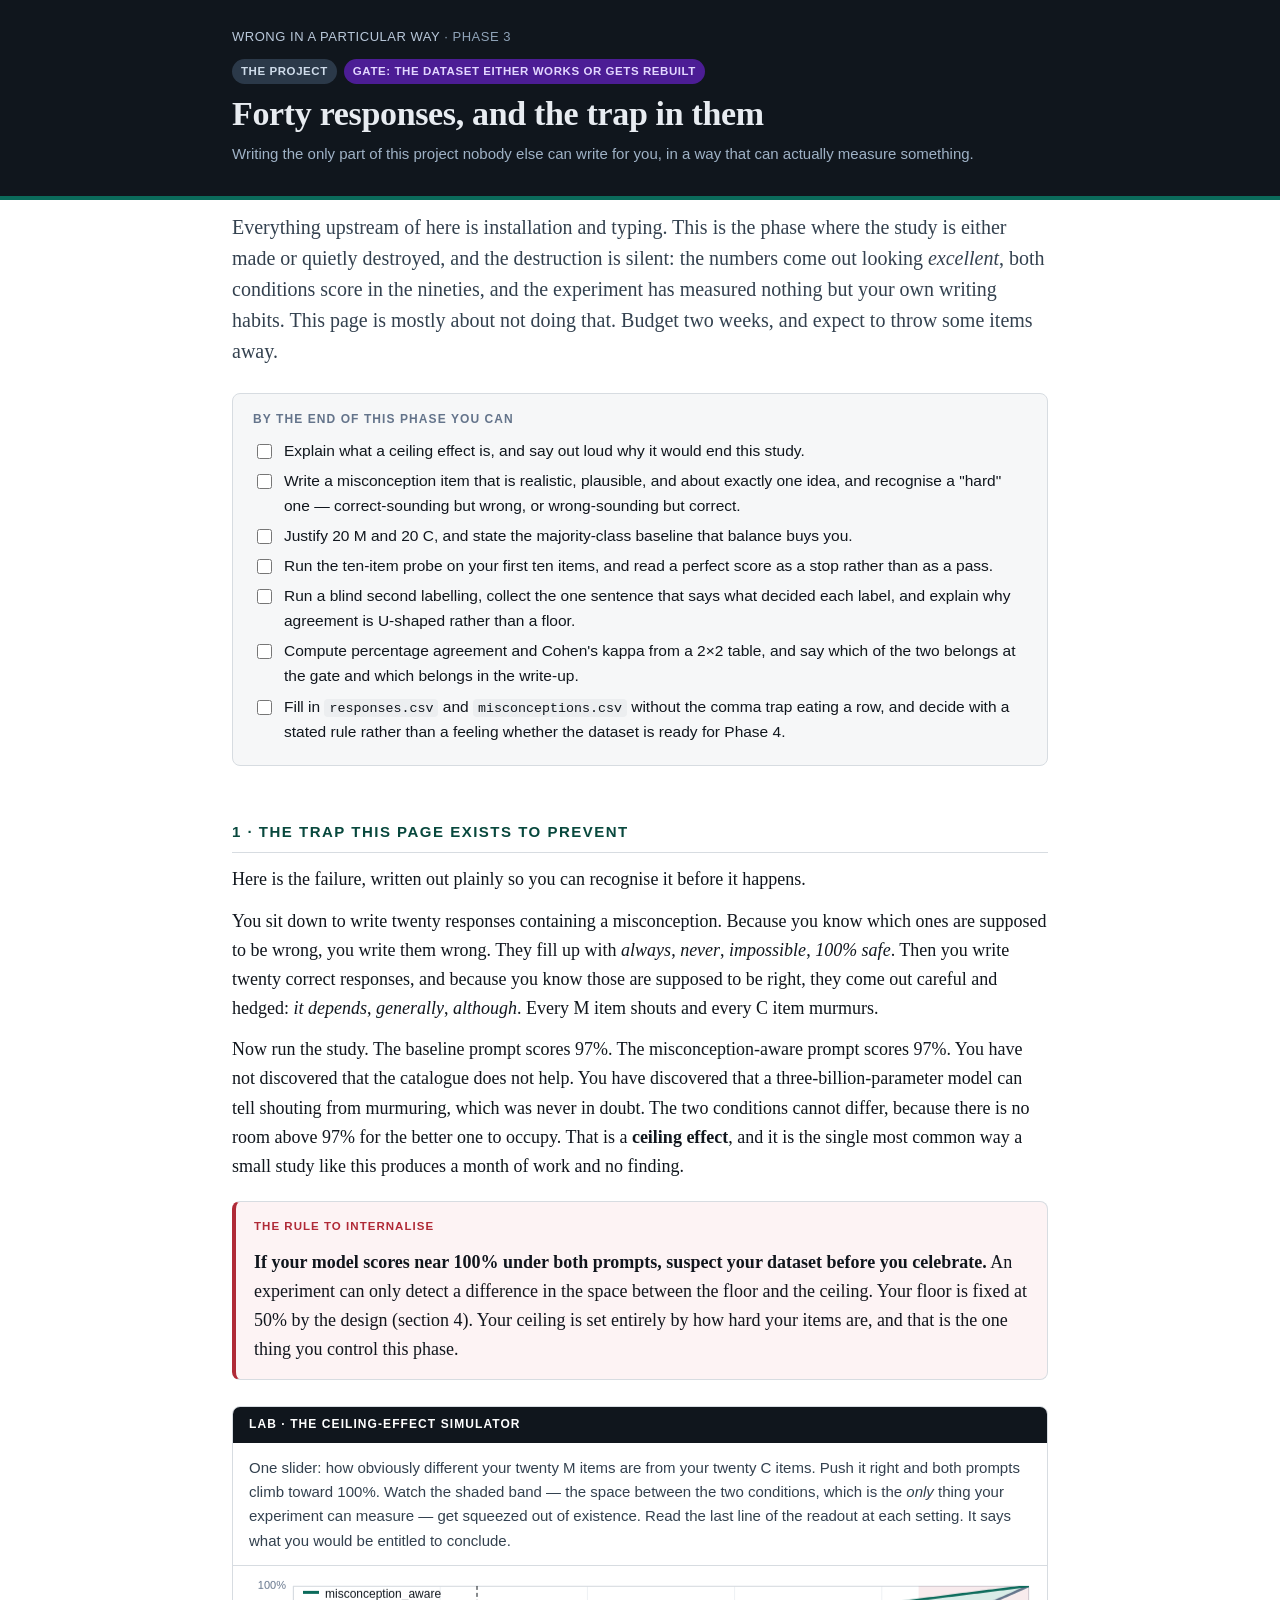
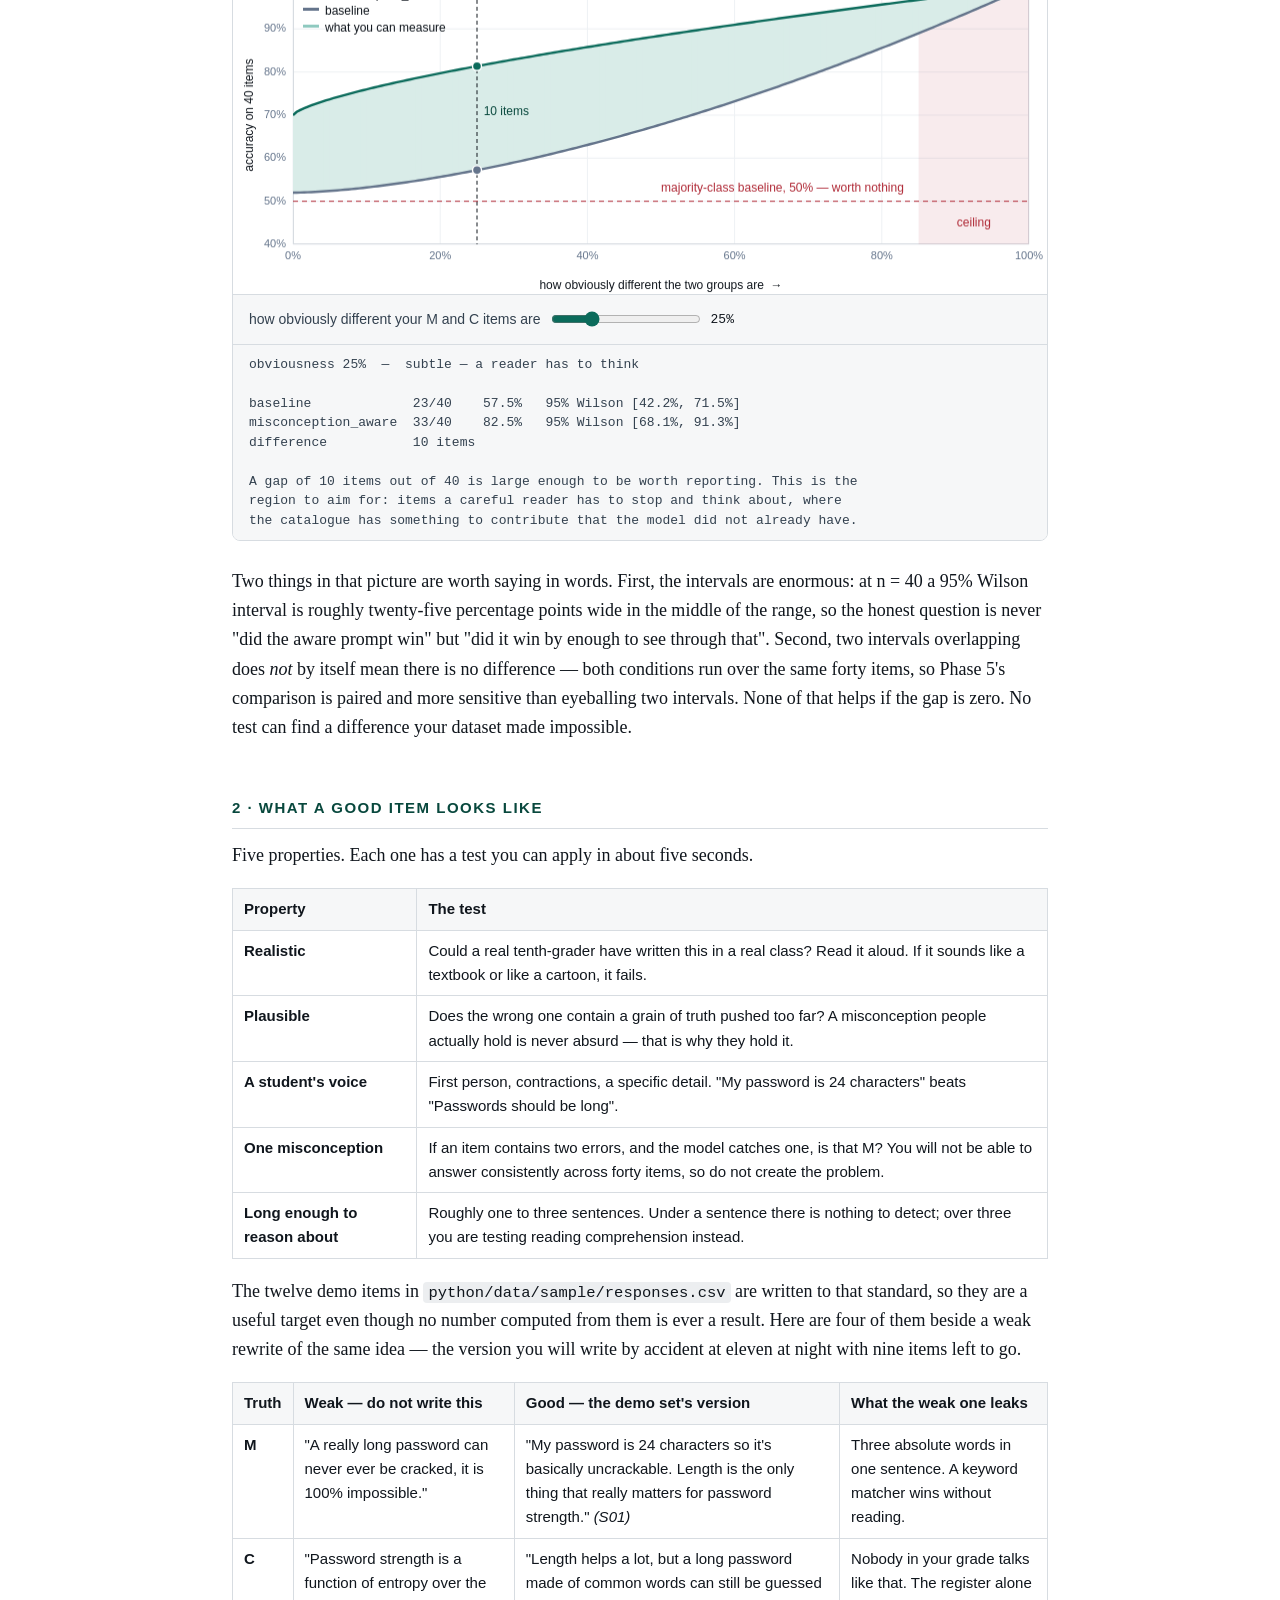
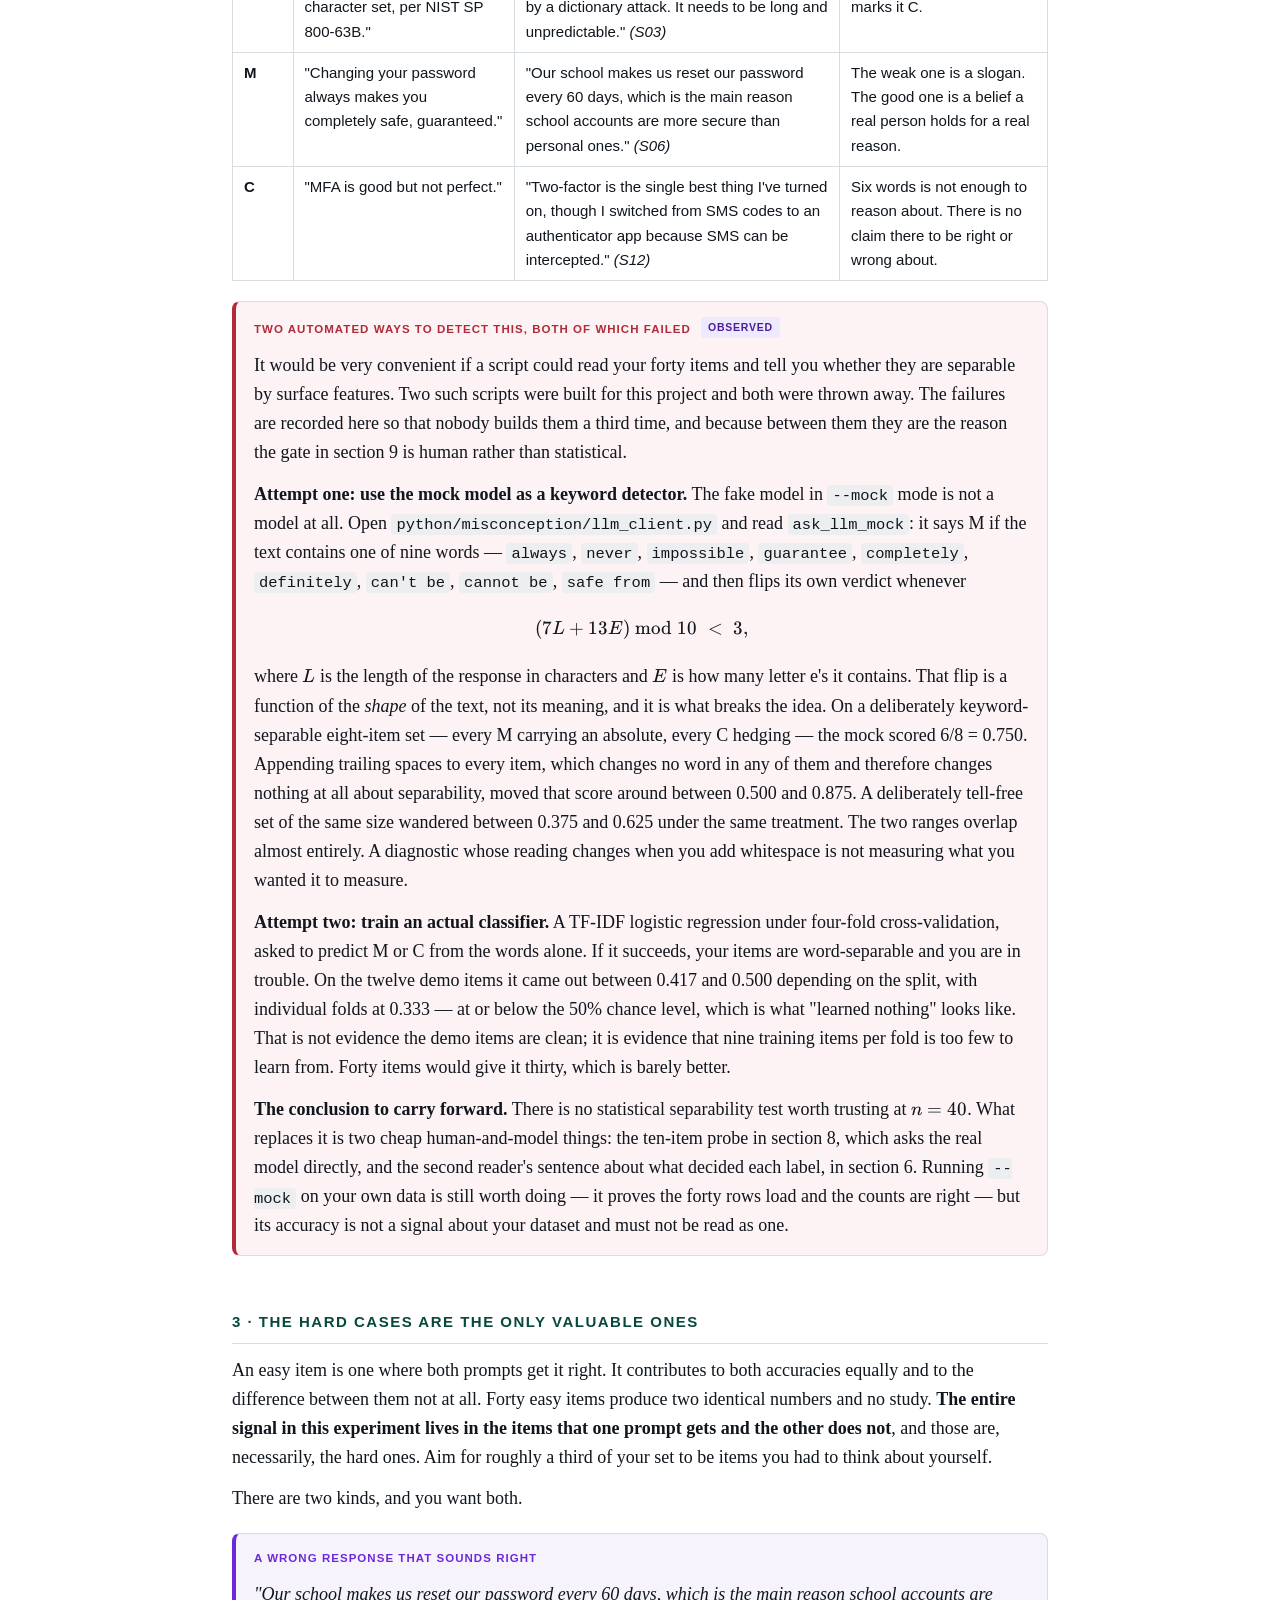
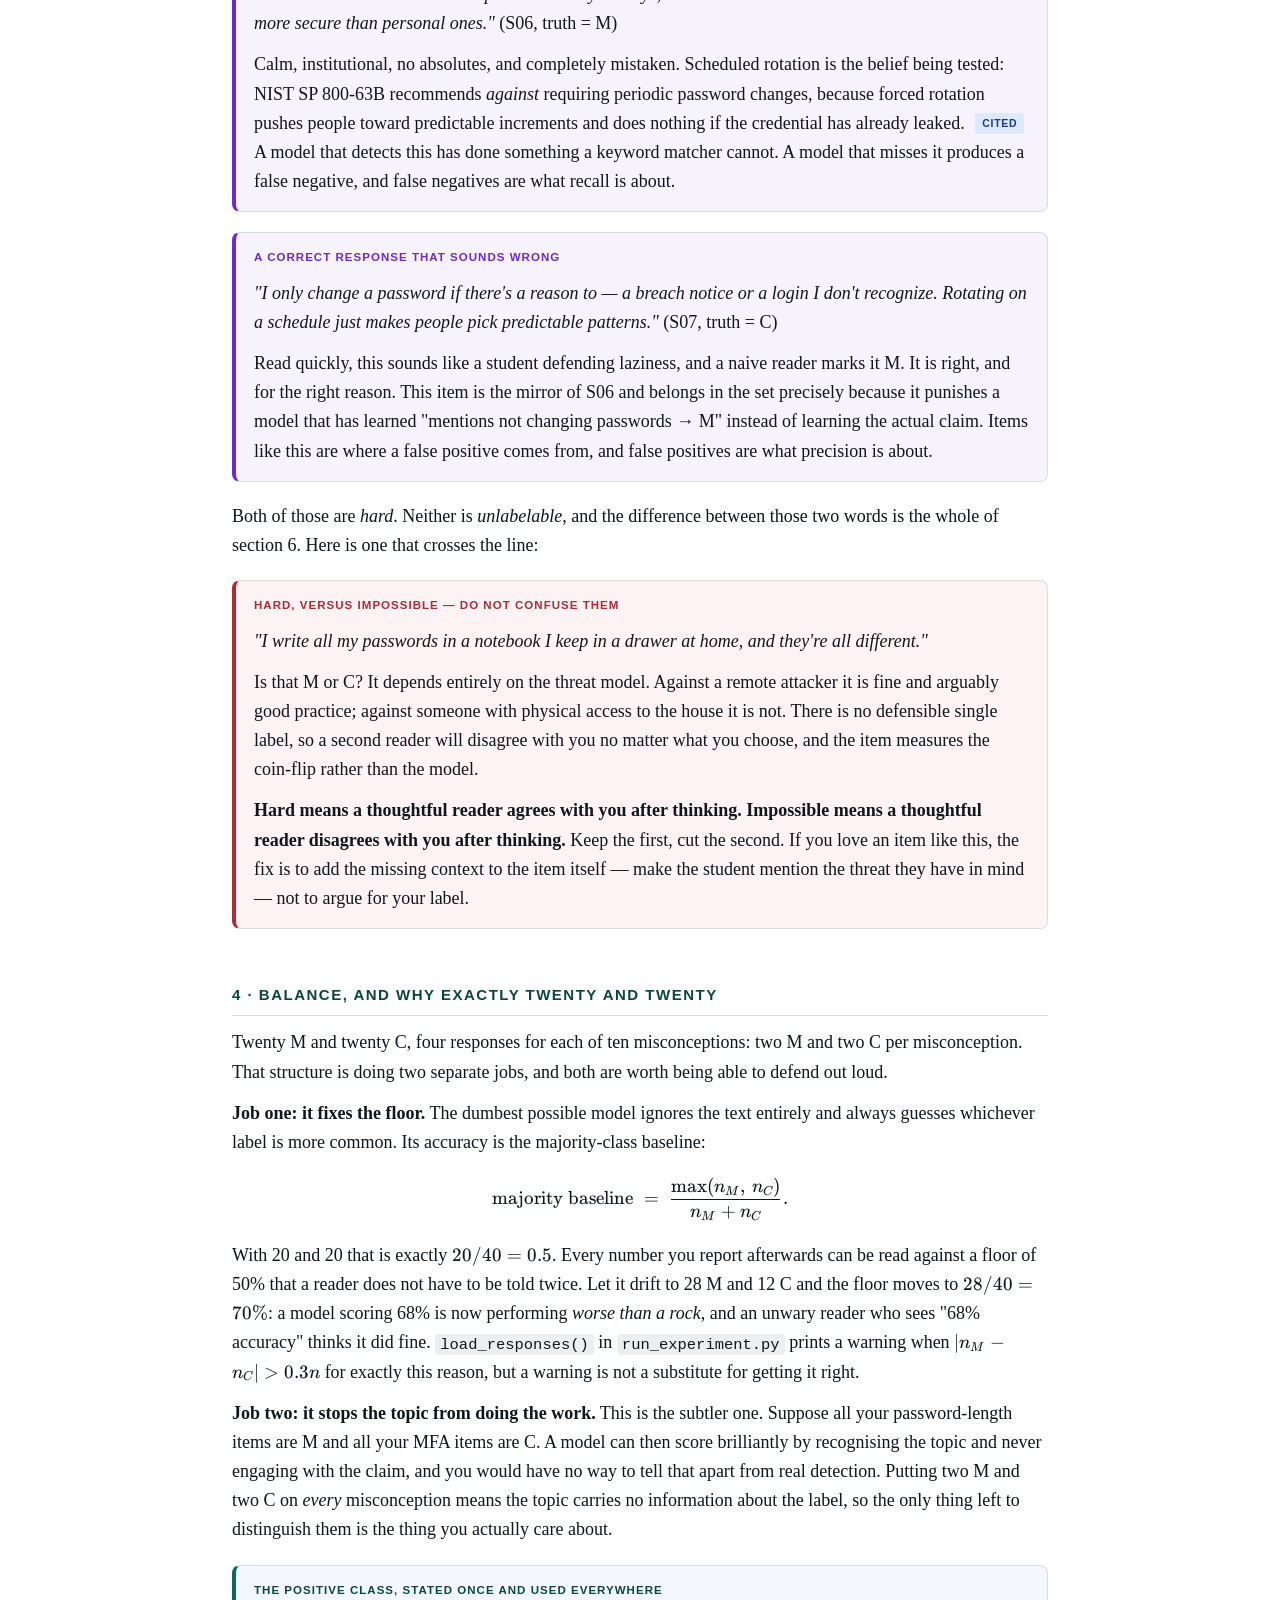
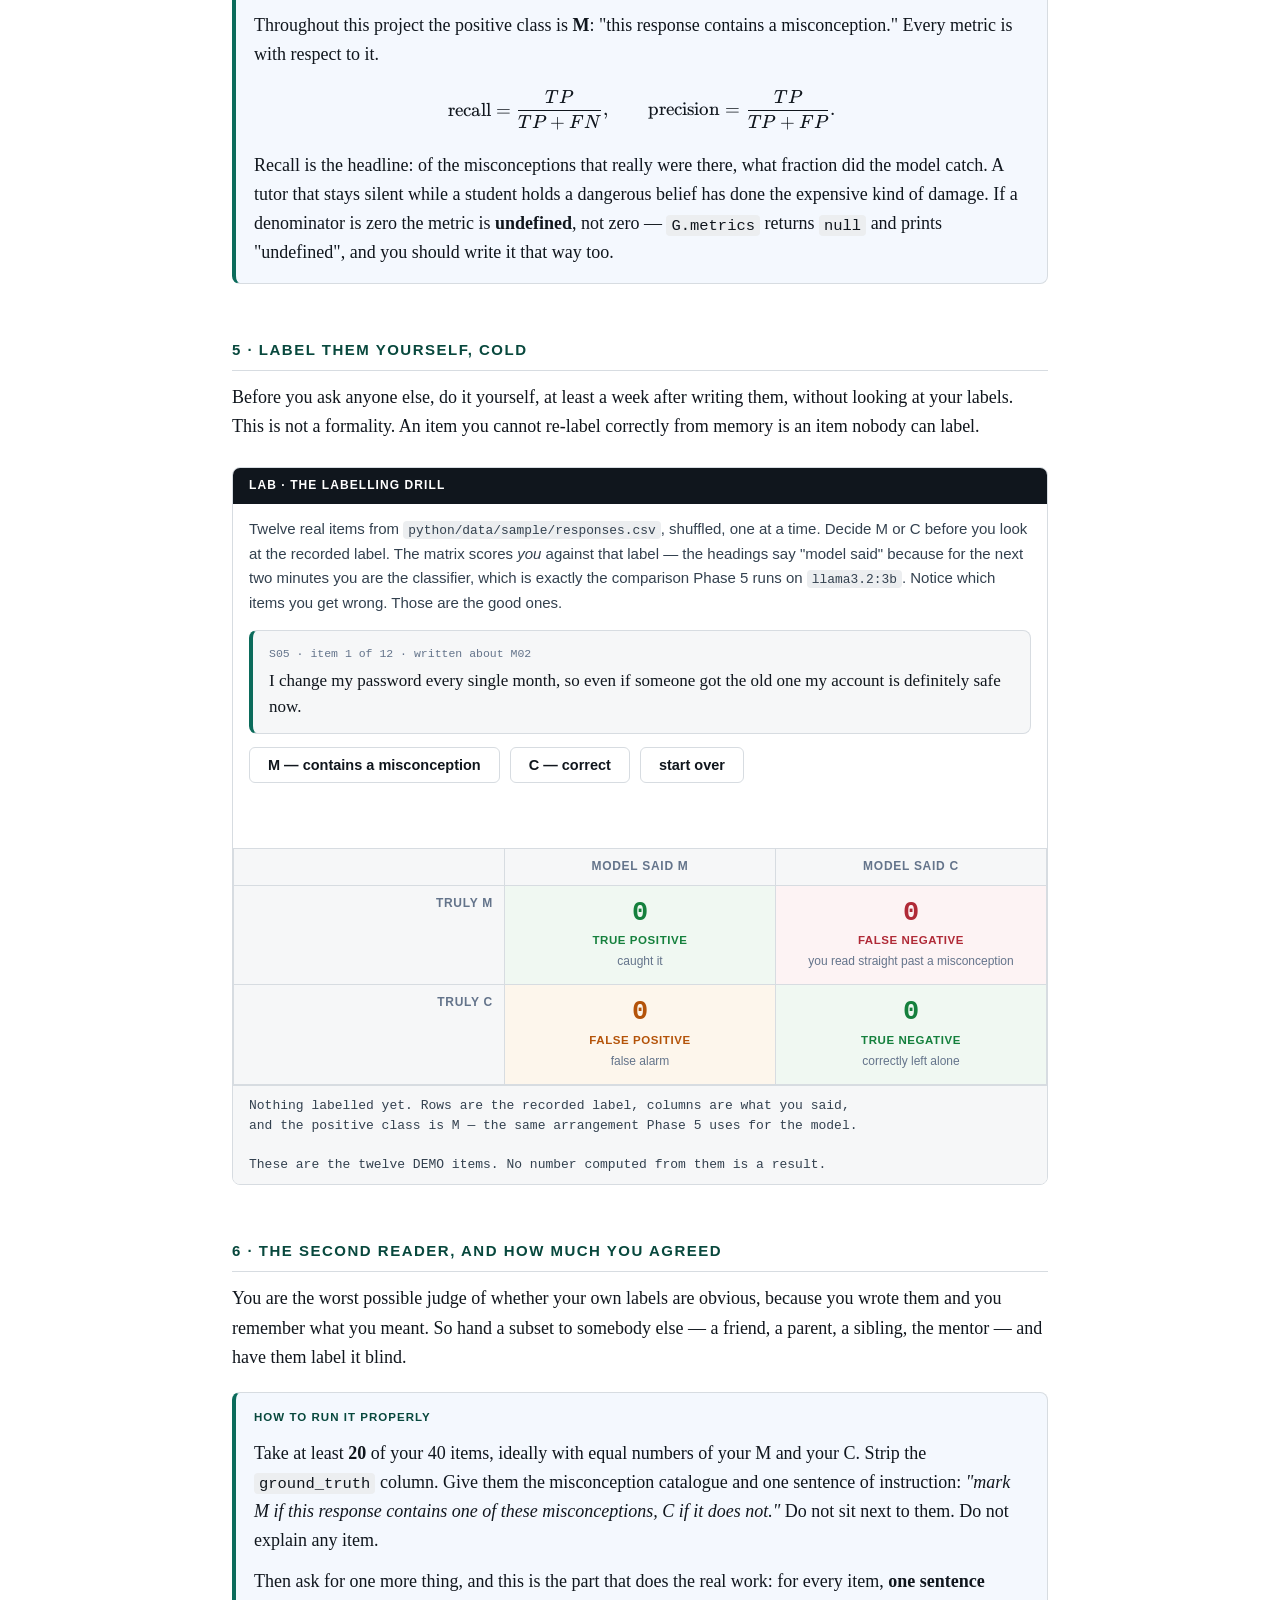
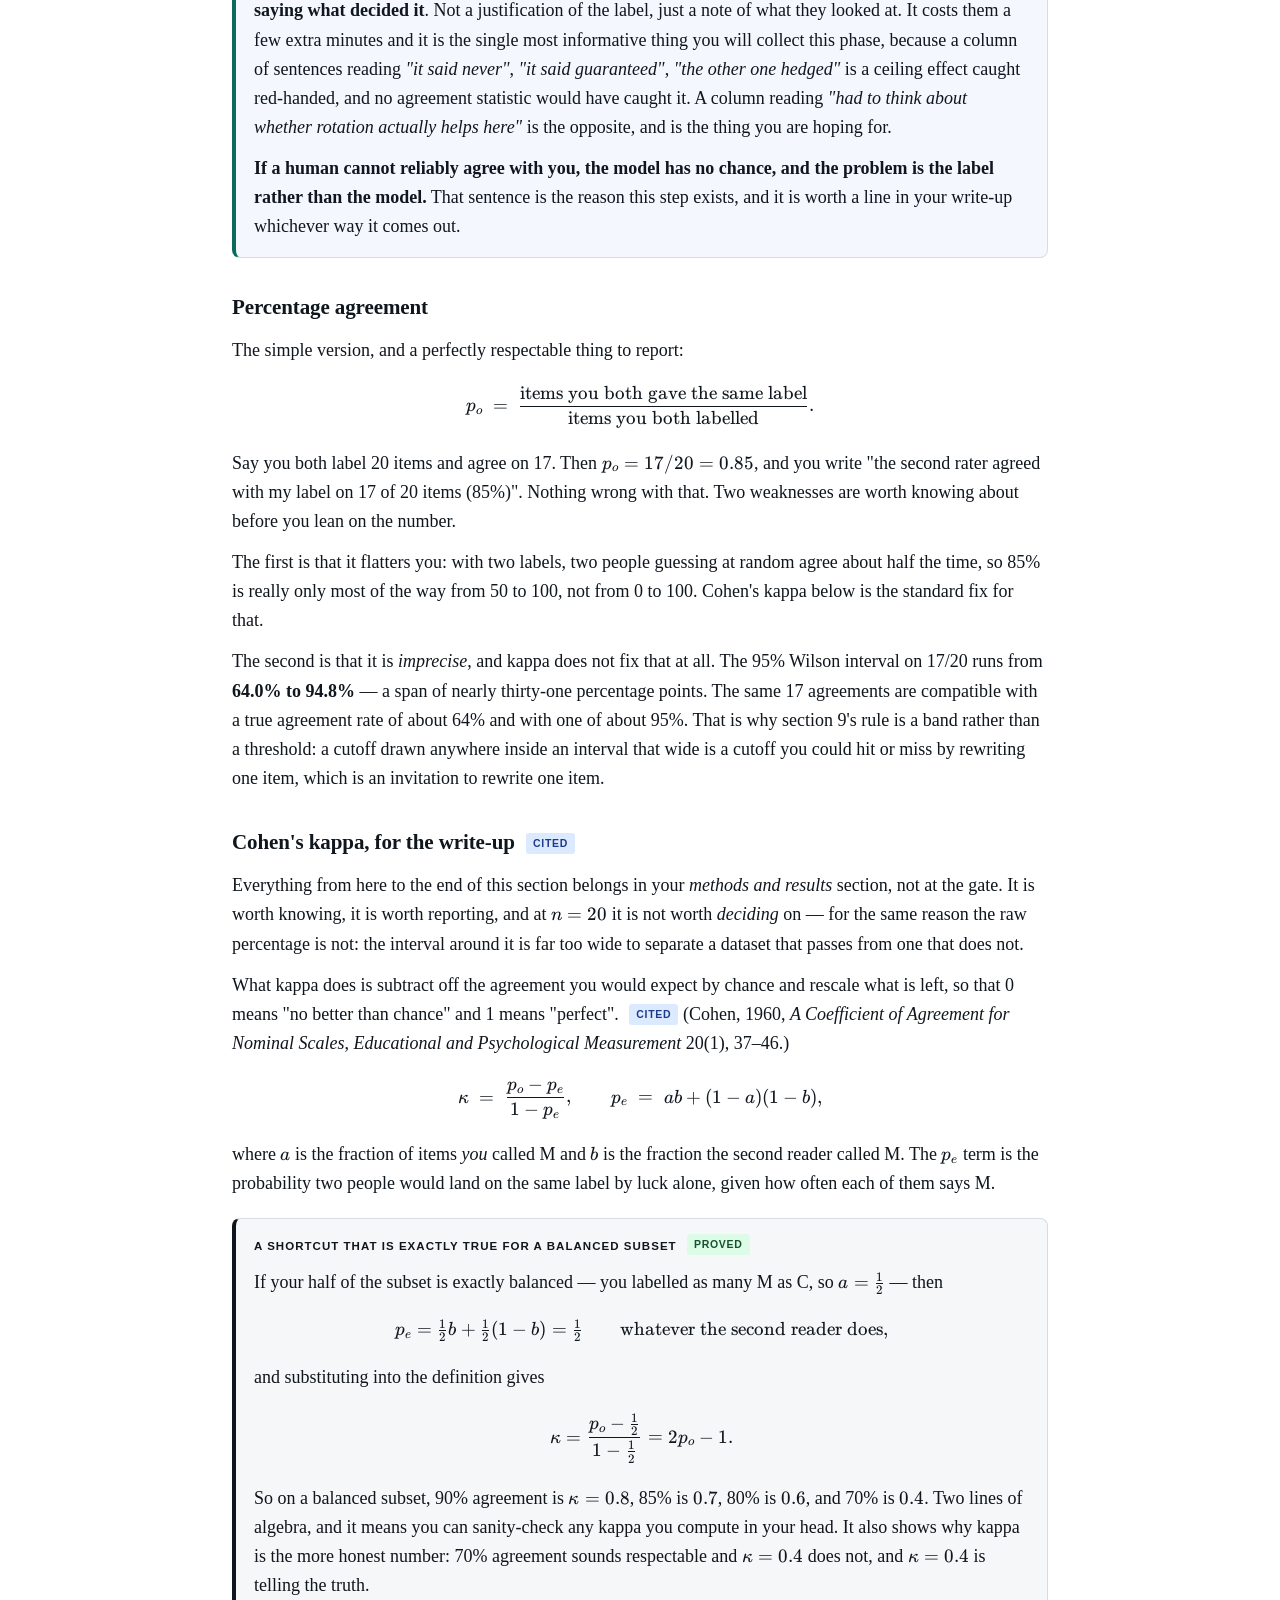
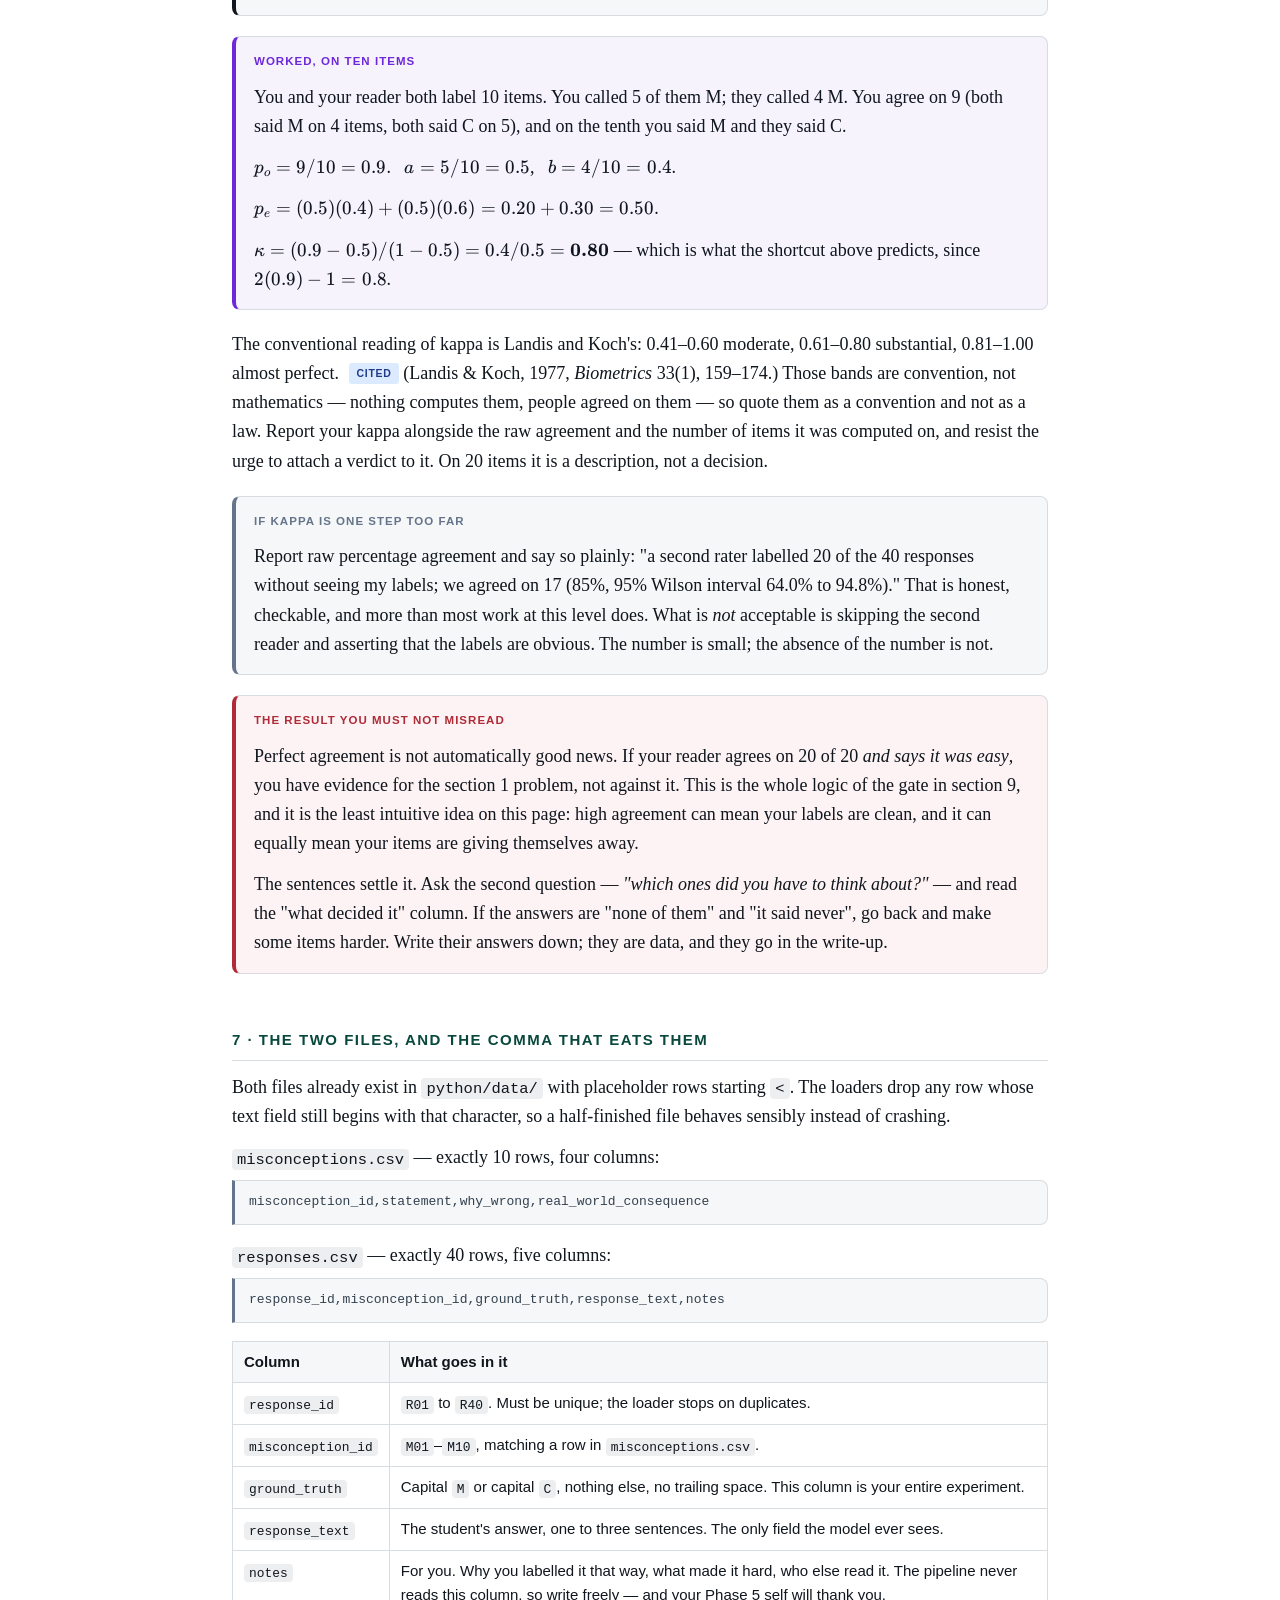
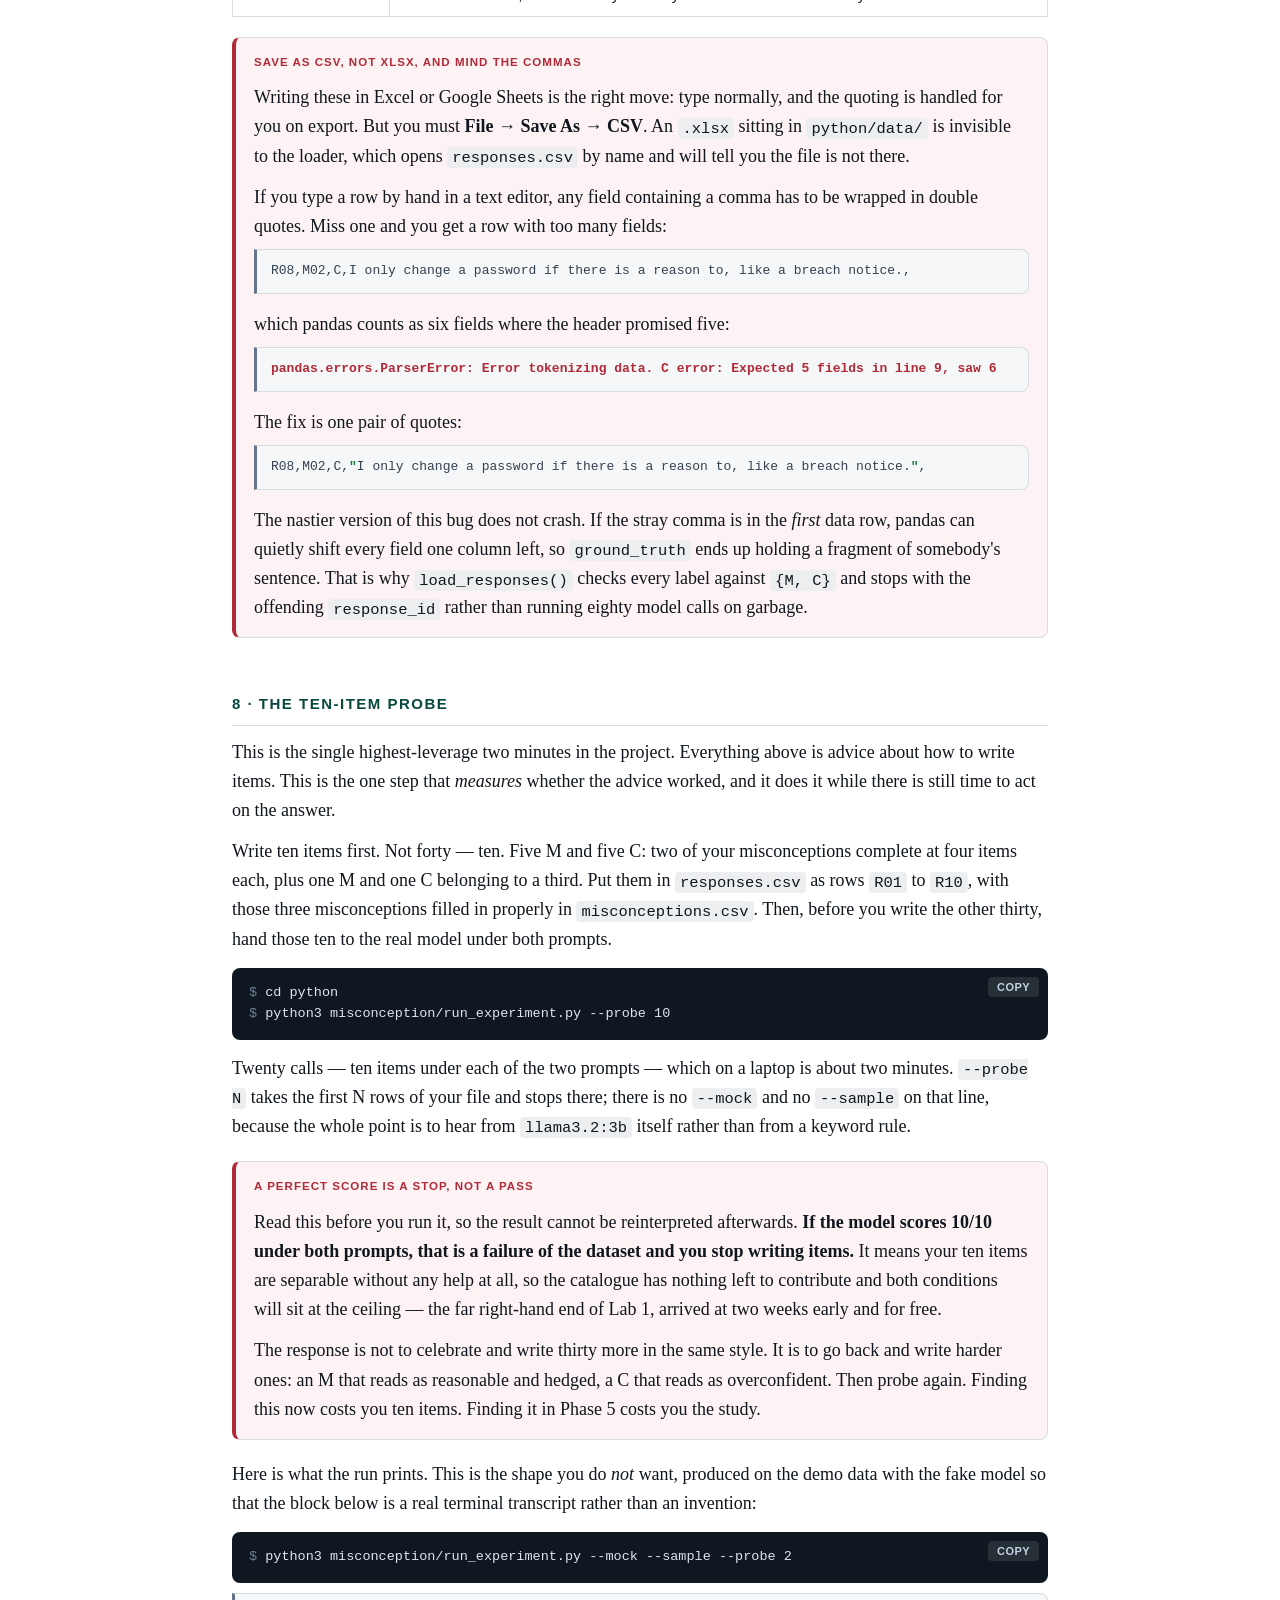
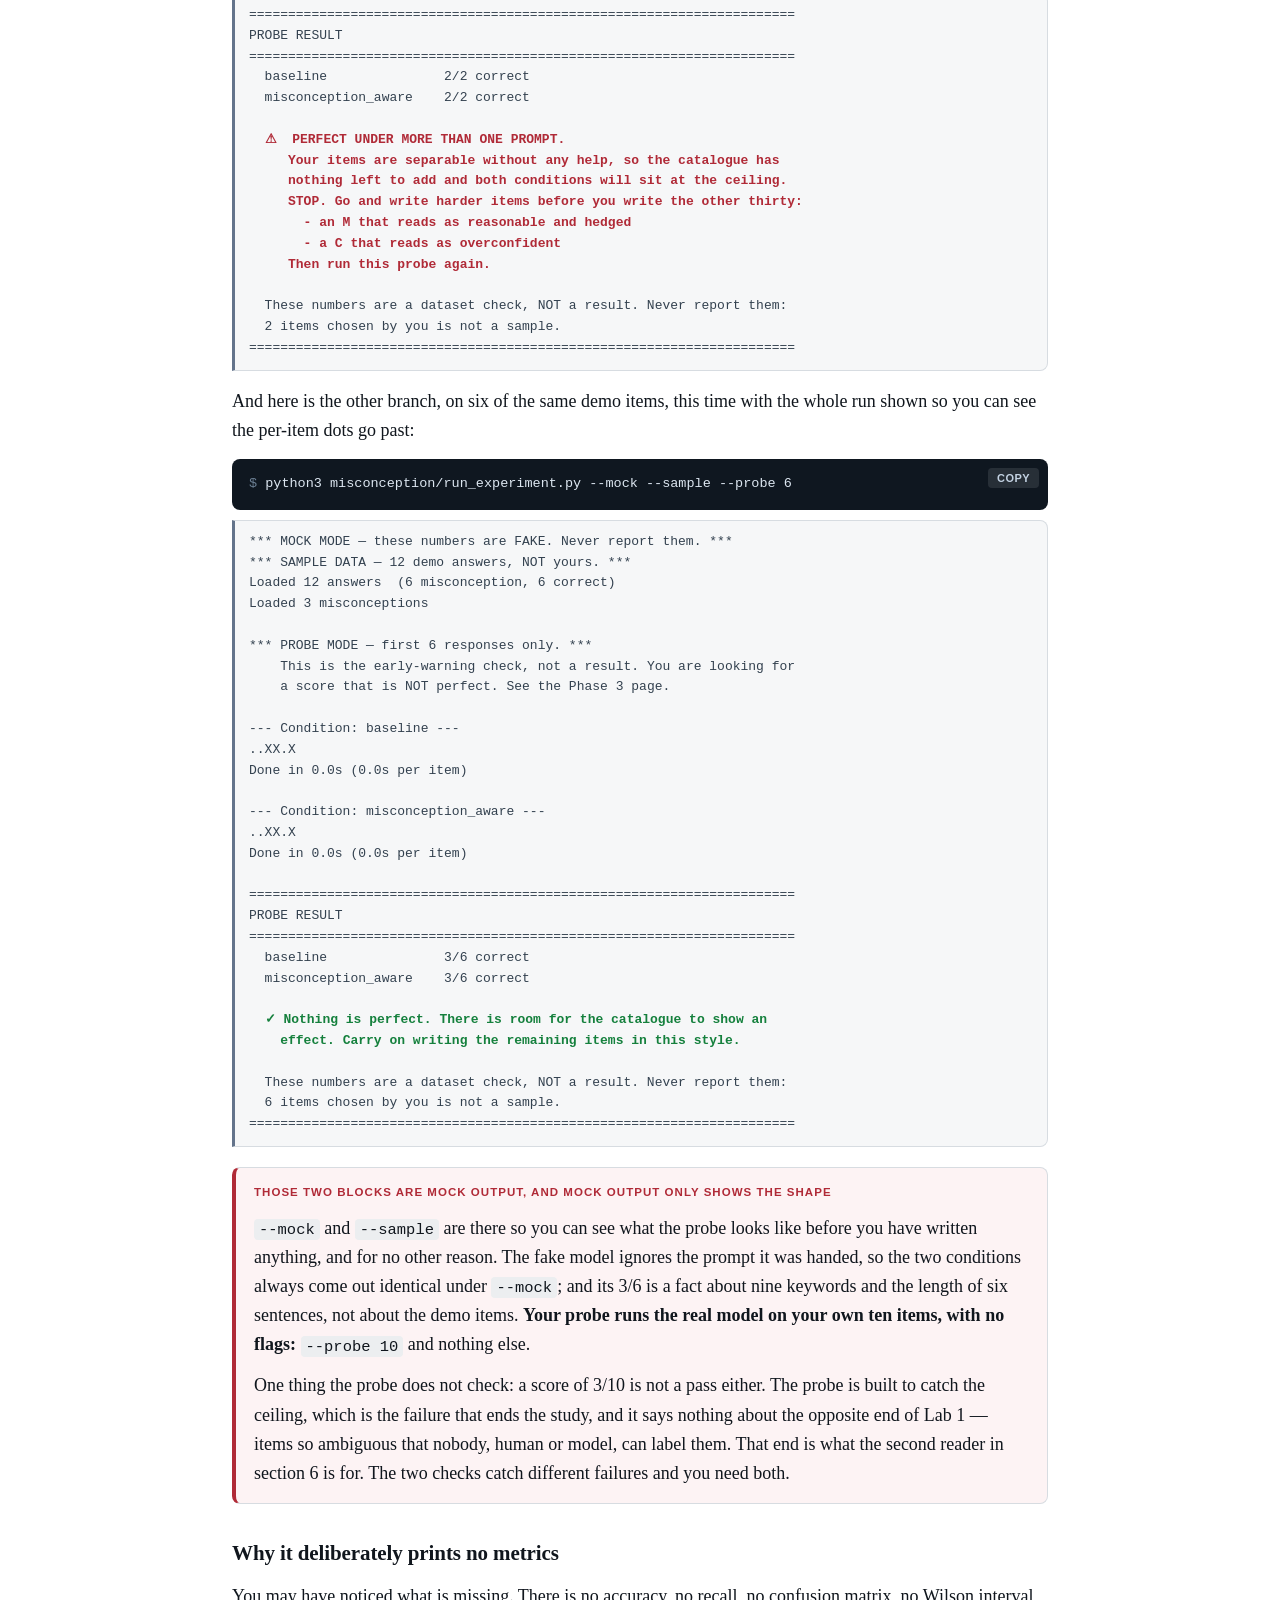
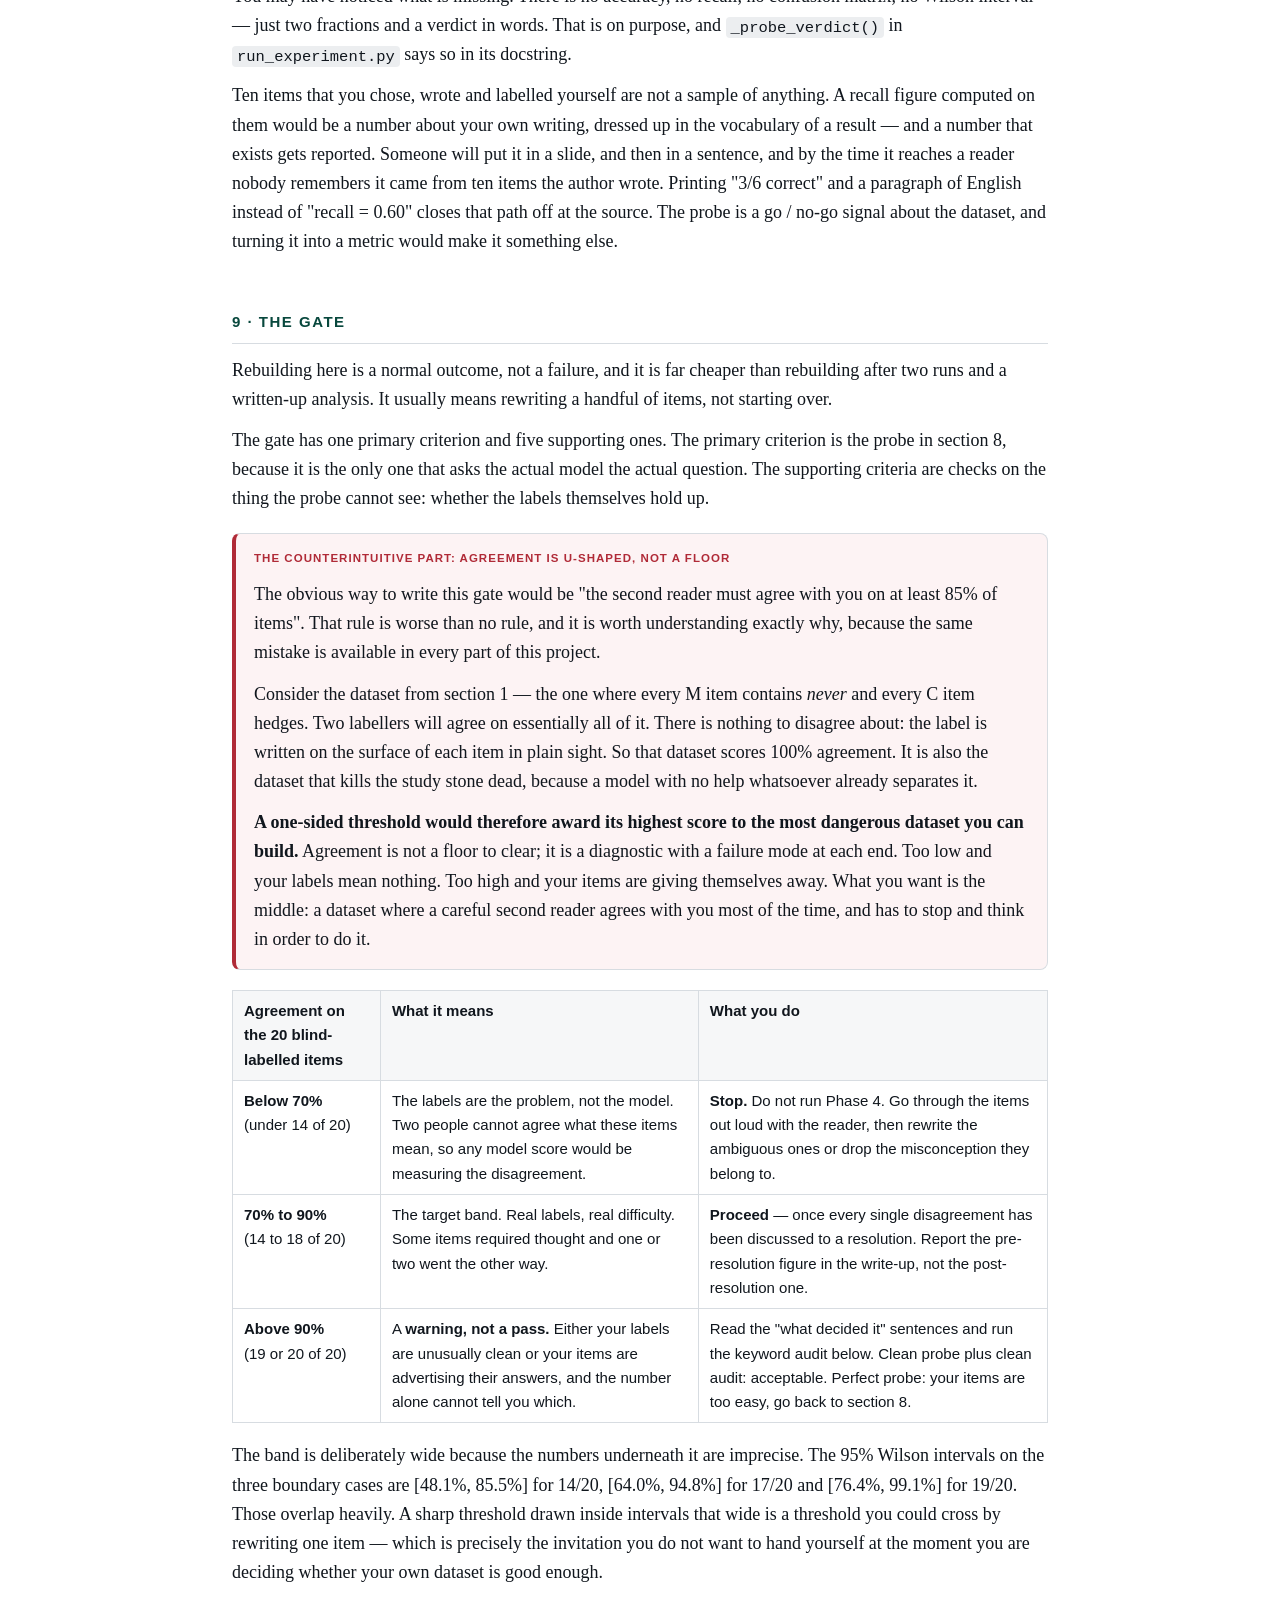
<file: docs/phases/phase-3-dataset.html>
<!DOCTYPE html>
<html lang="en">
<head>
<meta charset="utf-8">
<meta name="viewport" content="width=device-width, initial-scale=1">
<title>Phase 3 · Forty responses, and the trap in them — Wrong in a Particular Way</title>
<link rel="stylesheet" href="../assets/vendor/katex/katex.min.css">
<link rel="stylesheet" href="../assets/css/style.css">
<script src="../assets/vendor/katex/katex.min.js"></script>
<script src="../assets/vendor/katex/auto-render.min.js"></script>
<script src="../assets/js/detect.js"></script>
</head>
<body>

<header class="site">
  <div class="wrap">
    <div class="crumbs"><a href="../index.html">Wrong in a Particular Way</a> · Phase 3</div>
    <div class="badges"><span class="badge">The project</span><span class="badge gate">Gate: the dataset either works or gets rebuilt</span></div>
    <h1 class="chapter-title">Forty responses, and the trap in them</h1>
    <p class="chapter-sub">Writing the only part of this project nobody else can write for you, in a way that can actually measure something.</p>
  </div>
</header>

<main class="wrap">

<p class="lede">Everything upstream of here is installation and typing. This is the phase where
the study is either made or quietly destroyed, and the destruction is silent: the numbers come
out looking <em>excellent</em>, both conditions score in the nineties, and the experiment has
measured nothing but your own writing habits. This page is mostly about not doing that. Budget
two weeks, and expect to throw some items away.</p>

<div class="objectives">
  <h3>By the end of this phase you can</h3>
  <ul>
    <li>Explain what a ceiling effect is, and say out loud why it would end this study.</li>
    <li>Write a misconception item that is realistic, plausible, and about exactly one idea, and recognise a "hard" one — correct-sounding but wrong, or wrong-sounding but correct.</li>
    <li>Justify 20 M and 20 C, and state the majority-class baseline that balance buys you.</li>
    <li>Run the ten-item probe on your first ten items, and read a perfect score as a stop rather than as a pass.</li>
    <li>Run a blind second labelling, collect the one sentence that says what decided each label, and explain why agreement is U-shaped rather than a floor.</li>
    <li>Compute percentage agreement and Cohen's kappa from a 2×2 table, and say which of the two belongs at the gate and which belongs in the write-up.</li>
    <li>Fill in <code>responses.csv</code> and <code>misconceptions.csv</code> without the comma trap eating a row, and decide with a stated rule rather than a feeling whether the dataset is ready for Phase 4.</li>
  </ul>
</div>

<h2>1 · The trap this page exists to prevent</h2>

<p>Here is the failure, written out plainly so you can recognise it before it happens.</p>

<p>You sit down to write twenty responses containing a misconception. Because you know which
ones are supposed to be wrong, you write them wrong. They fill up with <em>always</em>,
<em>never</em>, <em>impossible</em>, <em>100% safe</em>. Then you write twenty correct
responses, and because you know those are supposed to be right, they come out careful and
hedged: <em>it depends</em>, <em>generally</em>, <em>although</em>. Every M item shouts and
every C item murmurs.</p>

<p>Now run the study. The baseline prompt scores 97%. The misconception-aware prompt scores
97%. You have not discovered that the catalogue does not help. You have discovered that a
three-billion-parameter model can tell shouting from murmuring, which was never in doubt.
The two conditions cannot differ, because there is no room above 97% for the better one to
occupy. That is a <strong>ceiling effect</strong>, and it is the single most common way a small
study like this produces a month of work and no finding.</p>

<div class="box warning">
  <span class="lbl">The rule to internalise</span>
  <p><strong>If your model scores near 100% under both prompts, suspect your dataset before you
  celebrate.</strong> An experiment can only detect a difference in the space between the floor
  and the ceiling. Your floor is fixed at 50% by the design (section 4). Your ceiling is set
  entirely by how hard your items are, and that is the one thing you control this phase.</p>
</div>

<div class="lab">
  <div class="lab-title">Lab · the ceiling-effect simulator</div>
  <p class="lab-desc">One slider: how obviously different your twenty M items are from your
  twenty C items. Push it right and both prompts climb toward 100%. Watch the shaded band —
  the space between the two conditions, which is the <em>only</em> thing your experiment can
  measure — get squeezed out of existence. Read the last line of the readout at each setting.
  It says what you would be entitled to conclude.</p>
  <canvas id="ceil" height="330"></canvas>
  <div class="controls" id="ceilctl"></div>
  <div class="readout" id="ceilout"></div>
</div>

<script>
G.lab(function () {
  /* These two curves are a CARTOON, not a simulation of your data and not a
     measurement of anything. Their only job is to have the right shape: both
     conditions bounded above by 100%, the aware condition above the baseline,
     and the gap between them forced to zero as the items get easier, because
     there is nowhere left for the better prompt to go. Treat every number in
     this lab as illustrative. */
  function base(d)  { return 0.52 + 0.48 * Math.pow(d, 1.6); }
  function aware(d) { return 0.70 + 0.30 * Math.pow(d, 0.7); }

  function word(d) {
    if (d < 0.15) return 'as subtle as real student writing gets';
    if (d < 0.40) return 'subtle — a reader has to think';
    if (d < 0.65) return 'noticeable at a glance';
    if (d < 0.85) return 'heavy-handed';
    return 'a parody of itself';
  }

  var st = G.controls('ceilctl', [
    { k: 'd', type: 'range', label: 'how obviously different your M and C items are',
      min: 0, max: 100, step: 1, value: 25,
      fmt: function (v) { return v + '%'; } }
  ], draw);

  function draw() {
    var cv = G.canvas('ceil'); if (!cv) return;
    var d = st.d / 100;

    var fr = G.frame(cv.ctx, cv.w, cv.h, {
      xmin: 0, xmax: 1, ymin: 0.4, ymax: 1.0,
      margin: { left: 60, bottom: 50, top: 20, right: 18 }
    });
    fr.axes({
      xlabel: 'how obviously different the two groups are  →',
      ylabel: 'accuracy on 40 items',
      xticks: 5, yticks: 6,
      xfmt: function (v) { return Math.round(100 * v) + '%'; },
      yfmt: function (v) { return Math.round(100 * v) + '%'; }
    });

    /* the region where nothing is measurable any more */
    fr.rect(0.85, 0.4, 1.0, 1.0, { fill: G.COL.rose, alpha: 0.09 });

    /* the measurable band, drawn as solid overlapping slices so there are no
       seams; alpha would stripe where the slices overlap */
    var N = 120, i, x0, x1, xm;
    for (i = 0; i < N; i++) {
      x0 = i / N; x1 = (i + 1.4) / N; if (x1 > 1) x1 = 1;
      xm = (x0 + x1) / 2;
      fr.rect(x0, base(xm), x1, aware(xm), { fill: '#d9ece8' });
    }

    var pts = [], ptsB = [];
    for (i = 0; i <= 200; i++) {
      var x = i / 200;
      pts.push([x, aware(x)]);
      ptsB.push([x, base(x)]);
    }
    fr.hline(0.5, { color: G.COL.rose, dash: [5, 4] });
    fr.text(0.83, 0.515, 'majority-class baseline, 50% — worth nothing',
            { color: G.COL.rose, align: 'right' });
    fr.line(ptsB, { color: G.COL.muted, width: 2.4 });
    fr.line(pts,  { color: G.COL.accent, width: 2.4 });

    fr.vline(d, { color: G.COL.ink });
    fr.dot(d, base(d),  { color: G.COL.muted,  r: 4.5, ring: true });
    fr.dot(d, aware(d), { color: G.COL.accent, r: 4.5, ring: true });

    var kB = Math.round(40 * base(d)), kA = Math.round(40 * aware(d));
    var Z = kA - kB;
    var lab = d > 0.72;   /* flip the label inward before it runs off the right edge */
    fr.text(d, Math.min(0.93, (base(d) + aware(d)) / 2),
            lab ? Z + ' items  ' : '  ' + Z + ' items',
            { color: G.COL.accent2, align: lab ? 'right' : 'left' });
    fr.text(0.925, 0.435, 'ceiling', { color: G.COL.rose, align: 'center' });

    fr.legend([['misconception_aware', G.COL.accent],
               ['baseline', G.COL.muted],
               ['what you can measure', '#8ec9bf']], { left: true });

    var wB = G.wilson(kB, 40), wA = G.wilson(kA, 40);
    var verdict;
    if (d >= 0.85) {
      verdict = 'What you could conclude here: NOTHING. Both prompts are up against the ceiling,\n' +
                'the gap is ' + Z + ' item' + (Z === 1 ? '' : 's') + ', and what you have measured is your own writing style —\n' +
                'M items that shout, C items that murmur. A month of work, no finding.';
    } else if (d <= 0.08) {
      verdict = 'The far LEFT is the opposite failure. The gap is ' + Z + ' items, but the baseline is\n' +
                'barely clear of the 50% floor: these are items nobody can label reliably,\n' +
                'including you, and a second reader would disagree with you all over them.\n' +
                'The useful region is in between, around a quarter of the way along.';
    } else if (Z >= 6) {
      verdict = 'A gap of ' + Z + ' items out of 40 is large enough to be worth reporting. This is the\n' +
                'region to aim for: items a careful reader has to stop and think about, where\n' +
                'the catalogue has something to contribute that the model did not already have.';
    } else if (Z >= 3) {
      verdict = 'A gap of ' + Z + ' items is small. It might be real and it might be noise, and with\n' +
                'n = 40 you would not be able to tell those apart with any confidence.';
    } else {
      verdict = 'A gap of ' + Z + ' item' + (Z === 1 ? '' : 's') + ' is not a result. There is nothing here to report.';
    }
    G.say('ceilout',
      'obviousness ' + st.d + '%  —  ' + word(d) + '\n\n' +
      'baseline             ' + G.pad(kB, 2) + '/40   ' + G.pad(G.pct(kB / 40, 1), 6) +
        '   95% Wilson [' + G.pct(wB[0], 1) + ', ' + G.pct(wB[1], 1) + ']\n' +
      'misconception_aware  ' + G.pad(kA, 2) + '/40   ' + G.pad(G.pct(kA / 40, 1), 6) +
        '   95% Wilson [' + G.pct(wA[0], 1) + ', ' + G.pct(wA[1], 1) + ']\n' +
      'difference           ' + Z + ' items\n\n' +
      verdict);
  }
  draw();
});
</script>

<p>Two things in that picture are worth saying in words. First, the intervals are enormous: at
n = 40 a 95% Wilson interval is roughly twenty-five percentage points wide in the middle of
the range, so the honest question is never "did the aware prompt win" but "did it win by
enough to see through that". Second, two intervals overlapping does <em>not</em> by itself
mean there is no difference — both conditions run over the same forty items, so Phase 5's
comparison is paired and more sensitive than eyeballing two intervals. None of that helps if
the gap is zero. No test can find a difference your dataset made impossible.</p>

<h2>2 · What a good item looks like</h2>

<p>Five properties. Each one has a test you can apply in about five seconds.</p>

<table>
  <thead><tr><th>Property</th><th>The test</th></tr></thead>
  <tbody>
  <tr><td><strong>Realistic</strong></td><td>Could a real tenth-grader have written this in a real class? Read it aloud. If it sounds like a textbook or like a cartoon, it fails.</td></tr>
  <tr><td><strong>Plausible</strong></td><td>Does the wrong one contain a grain of truth pushed too far? A misconception people actually hold is never absurd — that is why they hold it.</td></tr>
  <tr><td><strong>A student's voice</strong></td><td>First person, contractions, a specific detail. "My password is 24 characters" beats "Passwords should be long".</td></tr>
  <tr><td><strong>One misconception</strong></td><td>If an item contains two errors, and the model catches one, is that M? You will not be able to answer consistently across forty items, so do not create the problem.</td></tr>
  <tr><td><strong>Long enough to reason about</strong></td><td>Roughly one to three sentences. Under a sentence there is nothing to detect; over three you are testing reading comprehension instead.</td></tr>
  </tbody>
</table>

<p>The twelve demo items in <code>python/data/sample/responses.csv</code> are written to that
standard, so they are a useful target even though no number computed from them is ever a
result. Here are four of them beside a weak rewrite of the same idea — the version you will
write by accident at eleven at night with nine items left to go.</p>

<table>
  <thead><tr><th>Truth</th><th>Weak — do not write this</th><th>Good — the demo set's version</th><th>What the weak one leaks</th></tr></thead>
  <tbody>
  <tr>
    <td><strong>M</strong></td>
    <td>"A really long password can never ever be cracked, it is 100% impossible."</td>
    <td>"My password is 24 characters so it's basically uncrackable. Length is the only thing that really matters for password strength." <em>(S01)</em></td>
    <td>Three absolute words in one sentence. A keyword matcher wins without reading.</td>
  </tr>
  <tr>
    <td><strong>C</strong></td>
    <td>"Password strength is a function of entropy over the character set, per NIST SP 800-63B."</td>
    <td>"Length helps a lot, but a long password made of common words can still be guessed by a dictionary attack. It needs to be long and unpredictable." <em>(S03)</em></td>
    <td>Nobody in your grade talks like that. The register alone marks it C.</td>
  </tr>
  <tr>
    <td><strong>M</strong></td>
    <td>"Changing your password always makes you completely safe, guaranteed."</td>
    <td>"Our school makes us reset our password every 60 days, which is the main reason school accounts are more secure than personal ones." <em>(S06)</em></td>
    <td>The weak one is a slogan. The good one is a belief a real person holds for a real reason.</td>
  </tr>
  <tr>
    <td><strong>C</strong></td>
    <td>"MFA is good but not perfect."</td>
    <td>"Two-factor is the single best thing I've turned on, though I switched from SMS codes to an authenticator app because SMS can be intercepted." <em>(S12)</em></td>
    <td>Six words is not enough to reason about. There is no claim there to be right or wrong about.</td>
  </tr>
  </tbody>
</table>

<div class="box warning">
  <span class="lbl">Two automated ways to detect this, both of which failed
  <span class="status observed">observed</span></span>
  <p>It would be very convenient if a script could read your forty items and tell you whether
  they are separable by surface features. Two such scripts were built for this project and both
  were thrown away. The failures are recorded here so that nobody builds them a third time, and
  because between them they are the reason the gate in section 9 is human rather than
  statistical.</p>
  <p><strong>Attempt one: use the mock model as a keyword detector.</strong> The fake model in
  <code>--mock</code> mode is not a model at all. Open
  <code>python/misconception/llm_client.py</code> and read <code>ask_llm_mock</code>: it says M
  if the text contains one of nine words — <code>always</code>, <code>never</code>,
  <code>impossible</code>, <code>guarantee</code>, <code>completely</code>,
  <code>definitely</code>, <code>can't be</code>, <code>cannot be</code>,
  <code>safe from</code> — and then flips its own verdict whenever</p>
  $$(7L + 13E) \bmod 10 \;\lt\; 3,$$
  <p>where $L$ is the length of the response in characters and $E$ is how many letter e's it
  contains. That flip is a function of the <em>shape</em> of the text, not its meaning, and it
  is what breaks the idea. On a deliberately keyword-separable eight-item set — every M
  carrying an absolute, every C hedging — the mock scored 6/8 = 0.750. Appending trailing
  spaces to every item, which changes no word in any of them and therefore changes nothing at
  all about separability, moved that score around between 0.500 and 0.875. A deliberately
  tell-free set of the same size wandered between 0.375 and 0.625 under the same treatment. The
  two ranges overlap almost entirely. A diagnostic whose reading changes when you add
  whitespace is not measuring what you wanted it to measure.</p>
  <p><strong>Attempt two: train an actual classifier.</strong> A TF-IDF logistic regression
  under four-fold cross-validation, asked to predict M or C from the words alone. If it
  succeeds, your items are word-separable and you are in trouble. On the twelve demo items it
  came out between 0.417 and 0.500 depending on the split, with individual folds at 0.333 —
  at or below the 50% chance level, which is what "learned nothing" looks like. That is not
  evidence the demo items are clean; it is evidence that nine training items per fold is too
  few to learn from. Forty items would give it thirty, which is barely better.</p>
  <p><strong>The conclusion to carry forward.</strong> There is no statistical separability
  test worth trusting at $n = 40$. What replaces it is two cheap human-and-model things: the
  ten-item probe in section 8, which asks the real model directly, and the second reader's
  sentence about what decided each label, in section 6. Running <code>--mock</code> on your own
  data is still worth doing — it proves the forty rows load and the counts are right — but its
  accuracy is not a signal about your dataset and must not be read as one.</p>
</div>

<h2>3 · The hard cases are the only valuable ones</h2>

<p>An easy item is one where both prompts get it right. It contributes to both accuracies
equally and to the difference between them not at all. Forty easy items produce two identical
numbers and no study. <strong>The entire signal in this experiment lives in the items that one
prompt gets and the other does not</strong>, and those are, necessarily, the hard ones. Aim for
roughly a third of your set to be items you had to think about yourself.</p>

<p>There are two kinds, and you want both.</p>

<div class="box example">
  <span class="lbl">A wrong response that sounds right</span>
  <p><em>"Our school makes us reset our password every 60 days, which is the main reason school
  accounts are more secure than personal ones."</em> (S06, truth&nbsp;=&nbsp;M)</p>
  <p>Calm, institutional, no absolutes, and completely mistaken. Scheduled rotation is the
  belief being tested: NIST SP 800-63B recommends <em>against</em> requiring periodic password
  changes, because forced rotation pushes people toward predictable increments and does nothing
  if the credential has already leaked. <span class="status cited">cited</span> A model that
  detects this has done something a keyword matcher cannot. A model that misses it produces a
  false negative, and false negatives are what recall is about.</p>
</div>

<div class="box example">
  <span class="lbl">A correct response that sounds wrong</span>
  <p><em>"I only change a password if there's a reason to — a breach notice or a login I don't
  recognize. Rotating on a schedule just makes people pick predictable patterns."</em>
  (S07, truth&nbsp;=&nbsp;C)</p>
  <p>Read quickly, this sounds like a student defending laziness, and a naive reader marks it M.
  It is right, and for the right reason. This item is the mirror of S06 and belongs in the set
  precisely because it punishes a model that has learned "mentions not changing passwords → M"
  instead of learning the actual claim. Items like this are where a false positive comes from,
  and false positives are what precision is about.</p>
</div>

<p>Both of those are <em>hard</em>. Neither is <em>unlabelable</em>, and the difference between
those two words is the whole of section 6. Here is one that crosses the line:</p>

<div class="box warning">
  <span class="lbl">Hard, versus impossible — do not confuse them</span>
  <p><em>"I write all my passwords in a notebook I keep in a drawer at home, and they're all
  different."</em></p>
  <p>Is that M or C? It depends entirely on the threat model. Against a remote attacker it is
  fine and arguably good practice; against someone with physical access to the house it is not.
  There is no defensible single label, so a second reader will disagree with you no matter what
  you choose, and the item measures the coin-flip rather than the model.</p>
  <p><strong>Hard means a thoughtful reader agrees with you after thinking. Impossible means a
  thoughtful reader disagrees with you after thinking.</strong> Keep the first, cut the second.
  If you love an item like this, the fix is to add the missing context to the item itself —
  make the student mention the threat they have in mind — not to argue for your label.</p>
</div>

<h2>4 · Balance, and why exactly twenty and twenty</h2>

<p>Twenty M and twenty C, four responses for each of ten misconceptions: two M and two C per
misconception. That structure is doing two separate jobs, and both are worth being able to
defend out loud.</p>

<p><strong>Job one: it fixes the floor.</strong> The dumbest possible model ignores the text
entirely and always guesses whichever label is more common. Its accuracy is the
majority-class baseline:</p>

$$\text{majority baseline} \;=\; \frac{\max(n_M,\, n_C)}{n_M + n_C}.$$

<p>With 20 and 20 that is exactly $20/40 = 0.5$. Every number you report afterwards can be
read against a floor of 50% that a reader does not have to be told twice. Let it drift to 28 M
and 12 C and the floor moves to $28/40 = 70\%$: a model scoring 68% is now performing
<em>worse than a rock</em>, and an unwary reader who sees "68% accuracy" thinks it did fine.
<code>load_responses()</code> in <code>run_experiment.py</code> prints a warning when
$|n_M - n_C| > 0.3n$ for exactly this reason, but a warning is not a substitute for getting
it right.</p>

<p><strong>Job two: it stops the topic from doing the work.</strong> This is the subtler one.
Suppose all your password-length items are M and all your MFA items are C. A model can then
score brilliantly by recognising the topic and never engaging with the claim, and you would
have no way to tell that apart from real detection. Putting two M and two C on
<em>every</em> misconception means the topic carries no information about the label, so the
only thing left to distinguish them is the thing you actually care about.</p>

<div class="box definition">
  <span class="lbl">The positive class, stated once and used everywhere</span>
  <p>Throughout this project the positive class is <strong>M</strong>: "this response contains
  a misconception." Every metric is with respect to it.</p>
  $$\text{recall} = \frac{TP}{TP + FN}, \qquad \text{precision} = \frac{TP}{TP + FP}.$$
  <p>Recall is the headline: of the misconceptions that really were there, what fraction did
  the model catch. A tutor that stays silent while a student holds a dangerous belief has done
  the expensive kind of damage. If a denominator is zero the metric is <strong>undefined</strong>,
  not zero — <code>G.metrics</code> returns <code>null</code> and prints "undefined", and you
  should write it that way too.</p>
</div>

<h2>5 · Label them yourself, cold</h2>

<p>Before you ask anyone else, do it yourself, at least a week after writing them, without
looking at your labels. This is not a formality. An item you cannot re-label correctly from
memory is an item nobody can label.</p>

<div class="lab">
  <div class="lab-title">Lab · the labelling drill</div>
  <p class="lab-desc">Twelve real items from <code>python/data/sample/responses.csv</code>,
  shuffled, one at a time. Decide M or C before you look at the recorded label. The matrix
  scores <em>you</em> against that label — the headings say "model said" because for the next
  two minutes you are the classifier, which is exactly the comparison Phase 5 runs on
  <code>llama3.2:3b</code>. Notice which items you get wrong. Those are the good ones.</p>
  <div class="card-lab" id="drill">
    <p class="resp"><span class="rid" id="drillid">—</span><span id="drilltext"></span></p>
    <div class="choices">
      <button type="button" data-v="M">M — contains a misconception</button>
      <button type="button" data-v="C">C — correct</button>
      <button type="button" data-v="reset">start over</button>
    </div>
    <div class="verdict" id="drillverdict"></div>
  </div>
  <div id="drillmx" style="margin-top:16px"></div>
  <div class="readout" id="drillout"></div>
</div>

<script>
/* This lab keeps state across clicks, so it is registered with G.ready rather
   than G.lab: G.lab re-runs its callback on every window resize, which would
   quietly wipe the tally. There is no canvas here, so there is nothing that
   needs re-measuring anyway. */
G.ready(function () {
  var host = document.getElementById('drill');
  if (!host) return;

  var order, idx, tally, missed;

  function start() {
    /* Seeded, so every reader sees the same order and the demo items do not
       arrive in their M,M,C,C file order, which would give the game away. */
    var r = G.rng(90210), a = G.SAMPLE.slice(), i, j, t;
    for (i = a.length - 1; i > 0; i--) {
      j = Math.floor(r() * (i + 1));
      t = a[i]; a[i] = a[j]; a[j] = t;
    }
    order = a; idx = 0; missed = [];
    tally = { tp: 0, fn: 0, fp: 0, tn: 0 };
    var vd = document.getElementById('drillverdict');
    vd.className = 'verdict'; vd.textContent = '';
    show();
  }

  function show() {
    var idEl = document.getElementById('drillid');
    var txEl = document.getElementById('drilltext');
    if (idx < order.length) {
      idEl.textContent = order[idx].id + '  ·  item ' + (idx + 1) + ' of ' + order.length +
                         '  ·  written about ' + order[idx].mis;
      txEl.textContent = order[idx].text;
    } else {
      idEl.textContent = 'all twelve labelled';
      txEl.textContent = 'Read the tally below, then press "start over" if you want another go.';
    }
    G.matrix('drillmx', tally, { fnNote: 'you read straight past a misconception' });
    report();
  }

  function judge(v) {
    if (idx >= order.length) return;
    var it = order[idx], agree = (v === it.truth);
    if (v === 'M' && it.truth === 'M') tally.tp++;
    else if (v === 'C' && it.truth === 'M') tally.fn++;
    else if (v === 'M' && it.truth === 'C') tally.fp++;
    else tally.tn++;
    if (!agree) missed.push(it.id);
    var vd = document.getElementById('drillverdict');
    vd.className = 'verdict ' + (agree ? 'right' : 'wrong');
    vd.textContent = agree
      ? 'You said ' + v + '. The recorded label is ' + it.truth + '. Agreed.'
      : 'You said ' + v + '. The recorded label is ' + it.truth + '. Disagreed — ' +
        it.id + ' is one of the interesting ones.';
    idx++;
    show();
  }

  function report() {
    var n = tally.tp + tally.fn + tally.fp + tally.tn;
    if (!n) {
      G.say('drillout',
        'Nothing labelled yet. Rows are the recorded label, columns are what you said,\n' +
        'and the positive class is M — the same arrangement Phase 5 uses for the model.\n\n' +
        'These are the twelve DEMO items. No number computed from them is a result.');
      return;
    }
    var hits = tally.tp + tally.tn;
    var txt = 'Labelled ' + n + ' of 12.    Agreement with the recorded label: ' +
              hits + '/' + n + ' = ' + G.pct(hits / n, 0) + '\n';
    txt += missed.length
      ? 'You disagreed on: ' + missed.join(', ') + '\n\n'
      : '\n';
    if (n < order.length) {
      txt += 'Keep going — the last few are the ones that decide the picture.';
    } else if (missed.length === 0) {
      txt += 'Twelve out of twelve. On a set this small that is plausible, but it is also the\n' +
             'warning from section 1: if a careful reader agrees effortlessly, both prompts\n' +
             'will too, and there is no room left between them for a result to live in.\n' +
             'When you write your own forty, aim to make yourself hesitate.';
    } else {
      txt += 'You disagreed with the recorded label on ' + missed.length + ' of 12, and that is the point of\n' +
             'this lab. Those items are not mistakes — not yours and not the writer\'s. They are\n' +
             'the ones where the answer takes real thought, and they are the only items on which\n' +
             'the baseline and misconception-aware prompts can possibly differ. A dataset with\n' +
             'none of them produces two identical numbers.';
    }
    txt += '\n\nDemo data. Never report a number computed from these twelve.';
    G.say('drillout', txt);
  }

  Array.prototype.forEach.call(host.querySelectorAll('.choices button'), function (b) {
    b.addEventListener('click', function () {
      var v = b.getAttribute('data-v');
      if (v === 'reset') start(); else judge(v);
    });
  });

  start();
});
</script>

<h2>6 · The second reader, and how much you agreed</h2>

<p>You are the worst possible judge of whether your own labels are obvious, because you wrote
them and you remember what you meant. So hand a subset to somebody else — a friend, a parent,
a sibling, the mentor — and have them label it blind.</p>

<div class="box definition">
  <span class="lbl">How to run it properly</span>
  <p>Take at least <strong>20</strong> of your 40 items, ideally with equal numbers of your M
  and your C. Strip the <code>ground_truth</code> column. Give them the misconception catalogue
  and one sentence of instruction: <em>"mark M if this response contains one of these
  misconceptions, C if it does not."</em> Do not sit next to them. Do not explain any item.</p>
  <p>Then ask for one more thing, and this is the part that does the real work: for every item,
  <strong>one sentence saying what decided it</strong>. Not a justification of the label, just
  a note of what they looked at. It costs them a few extra minutes and it is the single most
  informative thing you will collect this phase, because a column of sentences reading
  <em>"it said never"</em>, <em>"it said guaranteed"</em>, <em>"the other one hedged"</em> is a
  ceiling effect caught red-handed, and no agreement statistic would have caught it. A column
  reading <em>"had to think about whether rotation actually helps here"</em> is the opposite,
  and is the thing you are hoping for.</p>
  <p><strong>If a human cannot reliably agree with you, the model has no chance, and the
  problem is the label rather than the model.</strong> That sentence is the reason this step
  exists, and it is worth a line in your write-up whichever way it comes out.</p>
</div>

<h3>Percentage agreement</h3>

<p>The simple version, and a perfectly respectable thing to report:</p>

$$p_o \;=\; \frac{\text{items you both gave the same label}}{\text{items you both labelled}}.$$

<p>Say you both label 20 items and agree on 17. Then $p_o = 17/20 = 0.85$, and you write "the
second rater agreed with my label on 17 of 20 items (85%)". Nothing wrong with that. Two
weaknesses are worth knowing about before you lean on the number.</p>

<p>The first is that it flatters you: with two labels, two people guessing at random agree
about half the time, so 85% is really only most of the way from 50 to 100, not from 0 to 100.
Cohen's kappa below is the standard fix for that.</p>

<p>The second is that it is <em>imprecise</em>, and kappa does not fix that at all. The 95%
Wilson interval on 17/20 runs from <strong>64.0% to 94.8%</strong> — a span of nearly
thirty-one percentage points. The same 17 agreements are compatible with a true agreement rate
of about 64% and with one of about 95%. That is why section 9's rule is a band
rather than a threshold: a cutoff drawn anywhere inside an interval that wide is a cutoff you
could hit or miss by rewriting one item, which is an invitation to rewrite one item.</p>

<h3>Cohen's kappa, for the write-up <span class="status cited">cited</span></h3>

<p>Everything from here to the end of this section belongs in your <em>methods and results</em>
section, not at the gate. It is worth knowing, it is worth reporting, and at $n = 20$ it is not
worth <em>deciding</em> on — for the same reason the raw percentage is not: the interval around
it is far too wide to separate a dataset that passes from one that does not.</p>

<p>What kappa does is subtract off the agreement you would expect by
chance and rescale what is left, so that 0 means "no better than chance" and 1 means
"perfect". <span class="status cited">cited</span> (Cohen, 1960, <em>A Coefficient of
Agreement for Nominal Scales</em>, <em>Educational and Psychological Measurement</em> 20(1),
37–46.)</p>

$$\kappa \;=\; \frac{p_o - p_e}{1 - p_e},
\qquad p_e \;=\; ab + (1-a)(1-b),$$

<p>where $a$ is the fraction of items <em>you</em> called M and $b$ is the fraction the second
reader called M. The $p_e$ term is the probability two people would land on the same label by
luck alone, given how often each of them says M.</p>

<div class="box theorem">
  <span class="lbl">A shortcut that is exactly true for a balanced subset <span class="status proved">proved</span></span>
  <p>If your half of the subset is exactly balanced — you labelled as many M as C, so
  $a = \tfrac{1}{2}$ — then</p>
  $$p_e = \tfrac{1}{2}b + \tfrac{1}{2}(1-b) = \tfrac{1}{2}
  \qquad\text{whatever the second reader does,}$$
  <p>and substituting into the definition gives</p>
  $$\kappa = \frac{p_o - \tfrac12}{1 - \tfrac12} = 2p_o - 1.$$
  <p>So on a balanced subset, 90% agreement is $\kappa = 0.8$, 85% is $0.7$, 80% is $0.6$, and
  70% is $0.4$. Two lines of algebra, and it means you can sanity-check any kappa you compute
  in your head. It also shows why kappa is the more honest number: 70% agreement sounds
  respectable and $\kappa = 0.4$ does not, and $\kappa = 0.4$ is telling the truth.</p>
</div>

<div class="box example">
  <span class="lbl">Worked, on ten items</span>
  <p>You and your reader both label 10 items. You called 5 of them M; they called 4 M. You
  agree on 9 (both said M on 4 items, both said C on 5), and on the tenth you said M and they
  said C.</p>
  <p>$p_o = 9/10 = 0.9$. &nbsp; $a = 5/10 = 0.5$, &nbsp; $b = 4/10 = 0.4$.</p>
  <p>$p_e = (0.5)(0.4) + (0.5)(0.6) = 0.20 + 0.30 = 0.50$.</p>
  <p>$\kappa = (0.9 - 0.5)/(1 - 0.5) = 0.4/0.5 = \mathbf{0.80}$ — which is what the shortcut
  above predicts, since $2(0.9) - 1 = 0.8$.</p>
</div>

<p>The conventional reading of kappa is Landis and Koch's: 0.41–0.60 moderate, 0.61–0.80
substantial, 0.81–1.00 almost perfect. <span class="status cited">cited</span> (Landis &amp;
Koch, 1977, <em>Biometrics</em> 33(1), 159–174.) Those bands are convention, not mathematics —
nothing computes them, people agreed on them — so quote them as a convention and not as a law.
Report your kappa alongside the raw agreement and the number of items it was computed on, and
resist the urge to attach a verdict to it. On 20 items it is a description, not a decision.</p>

<div class="box aside">
  <span class="lbl">If kappa is one step too far</span>
  <p>Report raw percentage agreement and say so plainly: "a second rater labelled 20 of the 40
  responses without seeing my labels; we agreed on 17 (85%, 95% Wilson interval 64.0% to
  94.8%)." That is honest, checkable, and more than most work at this level does. What is
  <em>not</em> acceptable is skipping the second reader and asserting that the labels are
  obvious. The number is small; the absence of the number is not.</p>
</div>

<div class="box warning">
  <span class="lbl">The result you must not misread</span>
  <p>Perfect agreement is not automatically good news. If your reader agrees on 20 of 20
  <em>and says it was easy</em>, you have evidence for the section 1 problem, not against it.
  This is the whole logic of the gate in section 9, and it is the least intuitive idea on this
  page: high agreement can mean your labels are clean, and it can equally mean your items are
  giving themselves away.</p>
  <p>The sentences settle it. Ask the second question — <em>"which ones did you have to think
  about?"</em> — and read the "what decided it" column. If the answers are "none of them" and
  "it said never", go back and make some items harder. Write their answers down; they are
  data, and they go in the write-up.</p>
</div>

<h2>7 · The two files, and the comma that eats them</h2>

<p>Both files already exist in <code>python/data/</code> with placeholder rows starting
<code>&lt;</code>. The loaders drop any row whose text field still begins with that character,
so a half-finished file behaves sensibly instead of crashing.</p>

<p><code>misconceptions.csv</code> — exactly 10 rows, four columns:</p>

<div class="out">misconception_id,statement,why_wrong,real_world_consequence</div>

<p><code>responses.csv</code> — exactly 40 rows, five columns:</p>

<div class="out">response_id,misconception_id,ground_truth,response_text,notes</div>

<table>
  <thead><tr><th>Column</th><th>What goes in it</th></tr></thead>
  <tbody>
  <tr><td><code>response_id</code></td><td><code>R01</code> to <code>R40</code>. Must be unique; the loader stops on duplicates.</td></tr>
  <tr><td><code>misconception_id</code></td><td><code>M01</code>–<code>M10</code>, matching a row in <code>misconceptions.csv</code>.</td></tr>
  <tr><td><code>ground_truth</code></td><td>Capital <code>M</code> or capital <code>C</code>, nothing else, no trailing space. This column is your entire experiment.</td></tr>
  <tr><td><code>response_text</code></td><td>The student's answer, one to three sentences. The only field the model ever sees.</td></tr>
  <tr><td><code>notes</code></td><td>For you. Why you labelled it that way, what made it hard, who else read it. The pipeline never reads this column, so write freely — and your Phase 5 self will thank you.</td></tr>
  </tbody>
</table>

<div class="box warning">
  <span class="lbl">Save as CSV, not xlsx, and mind the commas</span>
  <p>Writing these in Excel or Google Sheets is the right move: type normally, and the quoting
  is handled for you on export. But you must <strong>File → Save As → CSV</strong>. An
  <code>.xlsx</code> sitting in <code>python/data/</code> is invisible to the loader, which
  opens <code>responses.csv</code> by name and will tell you the file is not there.</p>
  <p>If you type a row by hand in a text editor, any field containing a comma has to be wrapped
  in double quotes. Miss one and you get a row with too many fields:</p>
  <div class="out">R08,M02,C,I only change a password if there is a reason to, like a breach notice.,</div>
  <p>which pandas counts as six fields where the header promised five:</p>
  <div class="out"><i>pandas.errors.ParserError: Error tokenizing data. C error: Expected 5 fields in line 9, saw 6</i></div>
  <p>The fix is one pair of quotes:</p>
  <div class="out">R08,M02,C,<b>"</b>I only change a password if there is a reason to, like a breach notice.<b>"</b>,</div>
  <p>The nastier version of this bug does not crash. If the stray comma is in the
  <em>first</em> data row, pandas can quietly shift every field one column left, so
  <code>ground_truth</code> ends up holding a fragment of somebody's sentence. That is why
  <code>load_responses()</code> checks every label against <code>{M, C}</code> and stops with
  the offending <code>response_id</code> rather than running eighty model calls on garbage.</p>
</div>

<h2>8 · The ten-item probe</h2>

<p>This is the single highest-leverage two minutes in the project. Everything above is advice
about how to write items. This is the one step that <em>measures</em> whether the advice worked,
and it does it while there is still time to act on the answer.</p>

<p>Write ten items first. Not forty — ten. Five M and five C: two of your misconceptions
complete at four items each, plus one M and one C belonging to a third. Put them in
<code>responses.csv</code> as rows <code>R01</code> to <code>R10</code>, with those three
misconceptions filled in properly in <code>misconceptions.csv</code>. Then, before you write
the other thirty, hand those ten to the real model under both prompts.</p>

<div class="cmd"><pre><span class="p">$ </span>cd python
<span class="p">$ </span>python3 misconception/run_experiment.py --probe 10</pre></div>

<p>Twenty calls — ten items under each of the two prompts — which on a laptop is about two
minutes. <code>--probe N</code> takes the first N rows of your file and stops there; there is
no <code>--mock</code> and no <code>--sample</code> on that line, because the whole point is
to hear from <code>llama3.2:3b</code> itself rather than from a keyword rule.</p>

<div class="box warning">
  <span class="lbl">A perfect score is a stop, not a pass</span>
  <p>Read this before you run it, so the result cannot be reinterpreted afterwards.
  <strong>If the model scores 10/10 under both prompts, that is a failure of the dataset and
  you stop writing items.</strong> It means your ten items are separable without any help at
  all, so the catalogue has nothing left to contribute and both conditions will sit at the
  ceiling — the far right-hand end of Lab 1, arrived at two weeks early and for free.</p>
  <p>The response is not to celebrate and write thirty more in the same style. It is to go back
  and write harder ones: an M that reads as reasonable and hedged, a C that reads as
  overconfident. Then probe again. Finding this now costs you ten items. Finding it in Phase 5
  costs you the study.</p>
</div>

<p>Here is what the run prints. This is the shape you do <em>not</em> want, produced on the
demo data with the fake model so that the block below is a real terminal transcript rather
than an invention:</p>

<div class="cmd"><pre><span class="p">$ </span>python3 misconception/run_experiment.py --mock --sample --probe 2</pre></div>

<div class="out">======================================================================
PROBE RESULT
======================================================================
  baseline               2/2 correct
  misconception_aware    2/2 correct

<i>  ⚠  PERFECT UNDER MORE THAN ONE PROMPT.
     Your items are separable without any help, so the catalogue has
     nothing left to add and both conditions will sit at the ceiling.
     STOP. Go and write harder items before you write the other thirty:
       - an M that reads as reasonable and hedged
       - a C that reads as overconfident
     Then run this probe again.</i>

  These numbers are a dataset check, NOT a result. Never report them:
  2 items chosen by you is not a sample.
======================================================================</div>

<p>And here is the other branch, on six of the same demo items, this time with the whole run
shown so you can see the per-item dots go past:</p>

<div class="cmd"><pre><span class="p">$ </span>python3 misconception/run_experiment.py --mock --sample --probe 6</pre></div>

<div class="out">*** MOCK MODE — these numbers are FAKE. Never report them. ***
*** SAMPLE DATA — 12 demo answers, NOT yours. ***
Loaded 12 answers  (6 misconception, 6 correct)
Loaded 3 misconceptions

*** PROBE MODE — first 6 responses only. ***
    This is the early-warning check, not a result. You are looking for
    a score that is NOT perfect. See the Phase 3 page.

--- Condition: baseline ---
..XX.X
Done in 0.0s (0.0s per item)

--- Condition: misconception_aware ---
..XX.X
Done in 0.0s (0.0s per item)

======================================================================
PROBE RESULT
======================================================================
  baseline               3/6 correct
  misconception_aware    3/6 correct

<b>  ✓ Nothing is perfect. There is room for the catalogue to show an
    effect. Carry on writing the remaining items in this style.</b>

  These numbers are a dataset check, NOT a result. Never report them:
  6 items chosen by you is not a sample.
======================================================================</div>

<div class="box warning">
  <span class="lbl">Those two blocks are mock output, and mock output only shows the shape</span>
  <p><code>--mock</code> and <code>--sample</code> are there so you can see what the probe looks
  like before you have written anything, and for no other reason. The fake model ignores the
  prompt it was handed, so the two conditions always come out identical under
  <code>--mock</code>; and its 3/6 is a fact about nine keywords and the length of six
  sentences, not about the demo items.
  <strong>Your probe runs the real model on your own ten items, with no flags:</strong>
  <code>--probe 10</code> and nothing else.</p>
  <p>One thing the probe does not check: a score of 3/10 is not a pass either. The probe is
  built to catch the ceiling, which is the failure that ends the study, and it says nothing
  about the opposite end of Lab 1 — items so ambiguous that nobody, human or model, can label
  them. That end is what the second reader in section 6 is for. The two checks catch different
  failures and you need both.</p>
</div>

<h3>Why it deliberately prints no metrics</h3>

<p>You may have noticed what is missing. There is no accuracy, no recall, no confusion matrix,
no Wilson interval — just two fractions and a verdict in words. That is on purpose, and
<code>_probe_verdict()</code> in <code>run_experiment.py</code> says so in its docstring.</p>

<p>Ten items that you chose, wrote and labelled yourself are not a sample of anything. A recall
figure computed on them would be a number about your own writing, dressed up in the vocabulary
of a result — and a number that exists gets reported. Someone will put it in a slide, and then
in a sentence, and by the time it reaches a reader nobody remembers it came from ten items the
author wrote. Printing "3/6 correct" and a paragraph of English instead of "recall = 0.60"
closes that path off at the source. The probe is a go / no-go signal about the dataset, and
turning it into a metric would make it something else.</p>

<h2>9 · The gate</h2>

<p>Rebuilding here is a normal outcome, not a failure, and it is far cheaper than rebuilding
after two runs and a written-up analysis. It usually means rewriting a handful of items, not
starting over.</p>

<p>The gate has one primary criterion and five supporting ones. The primary criterion is the
probe in section 8, because it is the only one that asks the actual model the actual question.
The supporting criteria are checks on the thing the probe cannot see: whether the labels
themselves hold up.</p>

<div class="box warning">
  <span class="lbl">The counterintuitive part: agreement is U-shaped, not a floor</span>
  <p>The obvious way to write this gate would be "the second reader must agree with you on at
  least 85% of items". That rule is worse than no rule, and it is worth understanding exactly
  why, because the same mistake is available in every part of this project.</p>
  <p>Consider the dataset from section 1 — the one where every M item contains
  <em>never</em> and every C item hedges. Two labellers will agree on essentially all of it.
  There is nothing to disagree about: the label is written on the surface of each item in plain
  sight. So that dataset scores 100% agreement. It is also the dataset that kills the study
  stone dead, because a model with no help whatsoever already separates it.</p>
  <p><strong>A one-sided threshold would therefore award its highest score to the most dangerous
  dataset you can build.</strong> Agreement is not a floor to clear; it is a diagnostic with a
  failure mode at each end. Too low and your labels mean nothing. Too high and your items are
  giving themselves away. What you want is the middle: a dataset where a careful second reader
  agrees with you most of the time, and has to stop and think in order to do it.</p>
</div>

<table>
  <thead><tr><th>Agreement on the 20 blind-labelled items</th><th>What it means</th><th>What you do</th></tr></thead>
  <tbody>
  <tr>
    <td><strong>Below 70%</strong><br>(under 14 of 20)</td>
    <td>The labels are the problem, not the model. Two people cannot agree what these items mean, so any model score would be measuring the disagreement.</td>
    <td><strong>Stop.</strong> Do not run Phase 4. Go through the items out loud with the reader, then rewrite the ambiguous ones or drop the misconception they belong to.</td>
  </tr>
  <tr>
    <td><strong>70% to 90%</strong><br>(14 to 18 of 20)</td>
    <td>The target band. Real labels, real difficulty. Some items required thought and one or two went the other way.</td>
    <td><strong>Proceed</strong> — once every single disagreement has been discussed to a resolution. Report the pre-resolution figure in the write-up, not the post-resolution one.</td>
  </tr>
  <tr>
    <td><strong>Above 90%</strong><br>(19 or 20 of 20)</td>
    <td>A <strong>warning, not a pass.</strong> Either your labels are unusually clean or your items are advertising their answers, and the number alone cannot tell you which.</td>
    <td>Read the "what decided it" sentences and run the keyword audit below. Clean probe plus clean audit: acceptable. Perfect probe: your items are too easy, go back to section 8.</td>
  </tr>
  </tbody>
</table>

<p>The band is deliberately wide because the numbers underneath it are imprecise. The 95%
Wilson intervals on the three boundary cases are [48.1%, 85.5%] for 14/20, [64.0%, 94.8%] for
17/20 and [76.4%, 99.1%] for 19/20. Those overlap heavily. A sharp threshold drawn inside
intervals that wide is a threshold you could cross by rewriting one item — which is precisely
the invitation you do not want to hand yourself at the moment you are deciding whether your own
dataset is good enough.</p>

<div class="box example">
  <span class="lbl">The keyword audit — crude, and it works at n = 40</span>
  <p>Take the five absolutes: <strong>always</strong>, <strong>never</strong>,
  <strong>impossible</strong>, <strong>guaranteed</strong>, <strong>100%</strong>. Search your
  <code>response_text</code> column for each, and write down two counts: how many of your 20 M
  items contain at least one, and how many of your 20 C items do.</p>
  <p>Lopsided counts are the commonest tell there is. Eleven M items and one C item means the
  word <em>never</em> is doing a job in your dataset that you intended the misconception to do.
  Roughly equal counts — or near-zero on both sides — means the vocabulary is not carrying the
  label. Do this by eye in the spreadsheet; it takes five minutes and needs no code.</p>
  <p>It is a crude instrument and it only catches one family of tells. It is also the only
  automated check on this page that survived contact with $n = 40$, which is more than can be
  said for the two in section 2. If the counts come out lopsided, the fix is not to delete the
  words: it is to move some of them into C items where they are used correctly — <em>"no
  password is 100% safe, which is why I also turned on two-factor"</em> — so that the presence
  of an absolute stops predicting the label.</p>
</div>

<div class="box python">
  <span class="lbl">Run these before you say you are done</span>
  <div class="cmd"><pre><span class="p">$ </span>cd python
<span class="p">$ </span>python3 misconception/check_setup.py
<span class="p">$ </span>python3 misconception/run_experiment.py --probe 10
<span class="p">$ </span>python3 misconception/run_experiment.py --mock
<span class="p">$ </span>python3 misconception/analyze.py
<span class="p">$ </span>pytest ../ -q</pre></div>
  <p>The <code>--probe 10</code> line is the gate, and it belongs two weeks earlier than the
  rest of this list — run it when you have ten items, not when you have forty.</p>
  <p>Note the missing <code>--sample</code> on the <code>--mock</code> line: that run uses
  <strong>your</strong> forty items with the fake model. You are not looking at its accuracy —
  section 2 explains at length why that number tells you nothing about your dataset. You are
  looking for one thing only: that all forty rows load and print
  <code>(20 misconception, 20 correct)</code>, so that Phase 4 does not fall over on a typo.</p>
</div>

<div class="box verify">
  <span class="lbl">Before the check-in — the gate criteria</span>
  <ul>
    <li><strong>The primary one.</strong> I ran <code>--probe 10</code> on my first ten items with the real model, before writing the other thirty, and it was <em>not</em> perfect under both prompts. If it was, I rewrote items and probed again, and I can say how many rounds that took.</li>
    <li><code>misconceptions.csv</code> has 10 real rows and no <code>&lt;placeholder&gt;</code> text left.</li>
    <li><code>responses.csv</code> has 40 real rows, each attributable to exactly one misconception, and the run prints <code>(20 misconception, 20 correct)</code> with 2 M and 2 C per misconception.</li>
    <li>Every item is one to three sentences, in a student's voice, about one misconception; I read all forty aloud and none sounded like a robot or a slogan.</li>
    <li>At least 8 of the 40 are items I genuinely had to think about myself.</li>
    <li>A second reader blind-labelled at least <strong>20</strong> items and wrote <strong>one sentence per item on what decided it</strong>. I have read all twenty sentences.</li>
    <li>Percentage agreement is in the <strong>70–90%</strong> band. Below 70% I stopped and fixed the labels. Above 90% I treated it as a warning, checked the sentences and the keyword audit, and can say why I proceeded anyway.</li>
    <li>Every disagreement was discussed to a resolution, and I have written down the <em>pre</em>-resolution figure for the write-up.</li>
    <li><strong>Keyword audit done:</strong> I have the count of M items and the count of C items containing <em>always</em>, <em>never</em>, <em>impossible</em>, <em>guaranteed</em> or <em>100%</em>, and the two counts are not lopsided.</li>
    <li>Items where we disagreed have been rewritten, relabelled with a written reason, or cut — and the 20/20 balance survived.</li>
  </ul>
</div>

<h2>10 · Exercises</h2>

<div class="exercise">
  <div class="ex-head">Exercise 3.1 <span class="stars">★★</span><span class="tag">writing</span></div>
  <div class="ex-body"><p>Take misconception M02, "changing passwords often makes accounts
  safer." Write one <strong>hard M</strong> item and one <strong>hard C</strong> item for it.
  Hard means: a thoughtful reader will get it right, but only after stopping. Then write one
  sentence for each saying what makes it hard.</p></div>
  <details><summary>Solution</summary><div class="solution">
    <p><strong>Hard M:</strong> <em>"I keep the same base password but add the month on the
    end and change it every 30 days, so even if one gets leaked it's already out of date by
    the time anyone tries it."</em></p>
    <p>What makes it hard: there are no absolutes anywhere in it, the student sounds
    thoughtful and organised, and the sentence contains a real security concept (a leaked
    credential going stale). The error is buried in the mechanism — a predictable increment is
    trivially guessable once one version leaks, so the rotation buys almost nothing. A keyword
    matcher sees "leaked", "changed", "30 days" and has no basis for a verdict.</p>
    <p><strong>Hard C:</strong> <em>"I haven't changed my email password in two years and I'm
    not planning to. It's long, random, only used on that one site, and nothing has shown up in
    a breach check."</em></p>
    <p>What makes it hard: it <em>sounds</em> like textbook negligence, and it opens with the
    exact behaviour a naive reader has been taught to flag. It is correct: with a unique,
    high-entropy credential and no evidence of compromise, scheduled rotation adds no security,
    which is the position NIST SP 800-63B takes.
    <span class="status cited">cited</span></p>
    <p>Notice that this pair is genuinely mirrored: the M item changes its password and is
    wrong, the C item refuses to and is right. That mirroring is what stops the model from
    scoring by keyword, and it is the thing to aim for on all ten misconceptions.</p>
  </div></details>
</div>

<div class="exercise">
  <div class="ex-head">Exercise 3.2 <span class="stars">★</span><span class="tag">arithmetic</span></div>
  <div class="ex-body"><p>You run out of time and submit 28 M items and 12 C items. (a) What is
  the majority-class baseline? (b) A model that outputs <code>M</code> for every single item
  without reading it — what are its accuracy, recall and precision, with M as the positive
  class? (c) Why is this a problem for the write-up even if your model scores 75%?</p></div>
  <details><summary>Solution</summary><div class="solution">
    <p><strong>(a)</strong> $\max(28,12)/40 = 28/40 = 0.70$, so the floor is <strong>70%</strong>.</p>
    <p><strong>(b)</strong> Always-M gives $TP = 28$, $FN = 0$, $FP = 12$, $TN = 0$.
    Accuracy $= (28+0)/40 = 70\%$. Recall $= 28/(28+0) = 100\%$ — it catches every
    misconception, by refusing to ever say C. Precision $= 28/(28+12) = 70\%$. A model with
    perfect recall that has learned nothing at all.</p>
    <p><strong>(c)</strong> Because 75% is now only five points above a rock, and you have to
    say so. Worse, the headline metric of this study is recall, and the degenerate model has
    perfect recall — so on an unbalanced set a high recall no longer distinguishes a good model
    from a broken one. Balance is what keeps recall meaningful. With 20 and 20, always-M gives
    accuracy 50%, recall 100%, precision 50%, and the 50% precision immediately gives it away.</p>
  </div></details>
</div>

<div class="exercise">
  <div class="ex-head">Exercise 3.3 <span class="stars">★★</span><span class="tag">thinking</span></div>
  <div class="ex-body"><p>Your second reader blind-labels 20 items and, as asked, writes one
  sentence per item on what decided it. Decide, for each case, what you do next and why.
  (a) They agree on 20 of 20, it took five minutes, and half the sentences say some version of
  "it used an absolute word". (b) They agree on 17 of 20. (c) They agree on 12 of 20.
  (d) They agree on 19 of 20, the sentences describe the claims rather than the wording, and the
  single disagreement is an item you already suspected was ambiguous.</p></div>
  <details><summary>Solution</summary><div class="solution">
    <p><strong>(a) 20/20, easy, sentences about wording.</strong> 100% is above the 90% line, so
    it is a warning rather than a pass — and here the warning is confirmed by the thing that
    actually diagnoses it. "It used an absolute word" is a reader telling you, in plain English,
    that the vocabulary and not the claim is carrying your labels. Run the keyword audit; it
    will almost certainly come out lopsided. Then rewrite items in the style of section 3 and
    re-probe. The labels are safe. The <em>items</em> are the problem, and no agreement figure
    would ever have said so.</p>
    <p><strong>(b) 17/20 = 85%.</strong> Inside the 70–90% band, which is where you want to be.
    Proceed — but only after going through all three disagreements individually. For each:
    either rewrite the item so the intended reading is unambiguous, keep the label and write
    down in <code>notes</code> the rule that justifies it, or cut it and replace it so the 20/20
    balance survives. Report 85% as the pre-resolution figure, with its Wilson interval of
    [64.0%, 94.8%] so the reader can see how imprecise it is, and mention that three items were
    resolved by discussion.</p>
    <p><strong>(c) 12/20 = 60%.</strong> Below the 70% line. Stop, and do not run Phase 4. Two
    people cannot agree what these items mean, so any model score would be measuring the
    disagreement rather than the model. Sit down with the reader, go through the disputed items
    out loud, and find out whether the problem is the items, the misconception statements, or
    the one-sentence instruction you gave them. If a whole misconception is generating the
    confusion, drop that misconception and write four new items under a different one.</p>
    <p><strong>(d) 19/20 with sentences about claims.</strong> The healthiest of the four, and
    the one worth studying. 95% is above the 90% line, so the rule sends you to the evidence
    rather than waving you through — and the evidence is good: a reader who writes "had to
    decide whether rotation actually helps here" is reasoning about the claim, not reading the
    surface. Combined with a non-perfect probe, that is an acceptable pass. Rewrite the one
    disputed item to supply the missing context, or cut and replace it. Note that your own prior
    suspicion and an independent reader landed on the same item, which is evidence your
    judgement about difficulty is calibrated. Kappa here is $2(0.95) - 1 = 0.90$ on a balanced
    subset — report it in the write-up, and do not let it do any deciding.</p>
  </div></details>
</div>

<div class="exercise">
  <div class="ex-head">Exercise 3.4 <span class="stars">★★</span><span class="tag">arithmetic</span></div>
  <div class="ex-body"><p>You and a second reader both label 20 items. Compute Cohen's kappa,
  showing every step, and say in one sentence what it means.</p>
  <table>
    <thead><tr><th></th><th>reader said M</th><th>reader said C</th></tr></thead>
    <tbody>
    <tr><th>you said M</th><td>8</td><td>2</td></tr>
    <tr><th>you said C</th><td>1</td><td>9</td></tr>
    </tbody>
  </table></div>
  <details><summary>Solution</summary><div class="solution">
    <p><strong>Step 1 — observed agreement.</strong> The diagonal is where you agreed:
    $8 + 9 = 17$ out of $8+2+1+9 = 20$. So $p_o = 17/20 = 0.85$.</p>
    <p><strong>Step 2 — the marginals.</strong> You said M on $8 + 2 = 10$ items, so
    $a = 10/20 = 0.50$. The reader said M on $8 + 1 = 9$ items, so $b = 9/20 = 0.45$.</p>
    <p><strong>Step 3 — chance agreement.</strong>
    $p_e = ab + (1-a)(1-b) = (0.50)(0.45) + (0.50)(0.55) = 0.225 + 0.275 = 0.50$.</p>
    <p><strong>Step 4 — kappa.</strong>
    $\kappa = \dfrac{p_o - p_e}{1 - p_e} = \dfrac{0.85 - 0.50}{0.50} = \dfrac{0.35}{0.50}
    = \mathbf{0.70}$.</p>
    <p><strong>Check.</strong> Your marginal is exactly $a = 0.5$, so the shortcut applies:
    $2p_o - 1 = 2(0.85) - 1 = 0.70$. Agreed.</p>
    <p><strong>Meaning.</strong> "Substantial" agreement on the Landis–Koch convention
    <span class="status cited">cited</span>. Note that the raw 85% figure and the
    $\kappa = 0.70$ figure are the same fact stated twice; kappa is not more accurate, it is
    just harder to oversell.</p>
    <p><strong>And where it goes.</strong> This sentence belongs in your write-up, not at the
    gate. The gate reads the raw 85%, sees it inside the 70–90% band, and sends you to look at
    the three disagreements and the "what decided it" sentences. Kappa is computed on the same
    20 items and inherits the same imprecision — the Wilson interval on 17/20 is
    [64.0%, 94.8%] — so promoting it to a decision rule would be dressing up a wide interval in
    a decimal point. Compute it, report it, do not decide on it.</p>
  </div></details>
</div>

<div class="exercise">
  <div class="ex-head">Exercise 3.5 <span class="stars">★★</span><span class="tag">thinking</span></div>
  <div class="ex-body"><p>A classmate reads section 2 and proposes a shortcut: "the mock model
  is a nine-word keyword rule, so its accuracy on your forty items tells you how well nine words
  separate them. High mock accuracy means keyword-separable, so just run <code>--mock</code> and
  read the number." (a) Say precisely why this does not work, using the flip rule from section 2.
  (b) They then propose training a classifier on the forty items instead. Why does that fail
  too? (c) What replaces both, and why is it worth the two minutes?</p></div>
  <details><summary>Solution</summary><div class="solution">
    <p><strong>(a)</strong> The argument is sound right up to the point where the mock stops
    being a keyword rule. After the nine-word lookup it flips its own verdict whenever
    $(7L + 13E) \bmod 10 \lt 3$, where $L$ is the character count and $E$ the number of e's, so
    a variable fraction of every run is decided by the length and letter mix of the text rather
    than by any word in it. The measured consequence is in section 2: on a deliberately
    keyword-separable eight-item set the mock scored 0.750, and simply appending trailing spaces
    to every item — which cannot change how separable the wording is — moved that between 0.500
    and 0.875, overlapping the 0.375-to-0.625 range of a deliberately tell-free set.
    <span class="status observed">observed</span> A reading you can shift by adding whitespace
    is not a reading of your dataset.</p>
    <p><strong>(b)</strong> Not enough data. A TF-IDF logistic regression under four-fold
    cross-validation on the twelve demo items came out between 0.417 and 0.500 with individual
    folds at 0.333 — at or below chance. <span class="status observed">observed</span> That is
    not evidence the items are clean; it is the classifier failing to learn anything from nine
    training examples. Forty items gives it thirty, which is not a different situation in any
    way that matters. And notice the direction of the error: a classifier that always fails
    would report "your dataset is fine" about every dataset, including the worst one you could
    write. A test that cannot fail is not a test.</p>
    <p><strong>(c)</strong> The ten-item probe of section 8: the real model, your real items,
    both prompts, twenty calls, two minutes. It sidesteps the whole problem by not trying to
    <em>predict</em> whether the model can separate your items and simply asking it. It is also
    the only version that is run early enough to be actionable — at ten items rather than forty
    — which is what makes it cheap. The keyword audit in section 9 is the surviving remnant of
    the automated idea: crude, five minutes by eye, and it catches the one family of tells that
    actually shows up.</p>
    <p>Worth carrying forward from this exercise: two plausible diagnostics were built and both
    were discarded, and the honest write-up of that is more useful than a diagnostic that
    quietly returns noise. Reporting a tool that did not work is a normal part of research.</p>
  </div></details>
</div>

<div class="exercise">
  <div class="ex-head">Exercise 3.6 <span class="stars">★</span><span class="tag">by hand</span></div>
  <div class="ex-body"><p>Here are three rows a student typed straight into a text editor.
  Which will load, which will crash, and which is the dangerous one? Fix each broken row.</p>
  <div class="out">R11,M03,M,MFA means nobody can get into my account ever.,
R12,M03,C,It helps a lot, but SIM swapping is still a real risk.,worth a second read
R13,M03,C,"I use an app rather than SMS, because SMS codes can be intercepted.",</div></div>
  <details><summary>Solution</summary><div class="solution">
    <p><strong>R11 loads.</strong> Five fields, no commas inside any of them, empty
    <code>notes</code>. Fine as written.</p>
    <p><strong>R12 is broken.</strong> The comma after "a lot" splits
    <code>response_text</code> into two fields, so the row has six where the header promised
    five, and pandas raises
    <code>ParserError: Error tokenizing data. C error: Expected 5 fields in line N, saw 6</code>.
    Fix by quoting the text field:</p>
    <div class="out">R12,M03,C,<b>"</b>It helps a lot, but SIM swapping is still a real risk.<b>"</b>,worth a second read</div>
    <p><strong>R13 loads.</strong> It has a comma, but the field is quoted, so the parser knows
    the comma is content rather than a separator. This is the correct pattern.</p>
    <p><strong>The dangerous one.</strong> R12, but not because it crashes — a crash is the
    good outcome, since it tells you immediately. The dangerous case is the same mistake made
    in the <em>first</em> data row: pandas may then infer the wider shape and silently shift
    every field one column left, so <code>ground_truth</code> ends up holding a sentence
    fragment and the run proceeds on nonsense. <code>load_responses()</code> catches that by
    refusing any label that is not exactly <code>M</code> or <code>C</code>, which is why that
    check is worth its four lines. Easiest prevention of all: type the whole thing in a
    spreadsheet and export as CSV, and never hand-quote anything.</p>
  </div></details>
</div>

<div class="exercise">
  <div class="ex-head">Exercise 3.7 <span class="stars">★★★</span><span class="tag">thinking</span></div>
  <div class="ex-body"><p>Suppose your dataset turns out easy enough that the
  <em>baseline</em> prompt scores 39 of 40. (a) What is the largest improvement the
  misconception-aware prompt could possibly show, in items and in percentage points? (b) The
  95% Wilson interval for 39/40 is [87.1%, 99.6%]. Compare its width to the answer in (a).
  (c) What does this tell you about the value of the study, and what is the fix?</p></div>
  <details><summary>Solution</summary><div class="solution">
    <p><strong>(a)</strong> The aware prompt cannot score more than 40 of 40, so the maximum
    possible improvement is <strong>1 item</strong>, which is $1/40 = 2.5$ percentage points.
    That is the entire effect size available to you, before you have run anything.</p>
    <p><strong>(b)</strong> The interval on 39/40 alone is $99.6 - 87.1 = 12.5$ points wide.
    The largest effect the design could possibly show is 2.5 points, so the whole measurable
    effect is about one fifth of the uncertainty on a single condition. (The paired comparison
    in Phase 5 is more sensitive than comparing two intervals, but a one-item difference is
    still a single flipped item, and a single flipped item is not a finding.)</p>
    <p><strong>(c)</strong> The study is dead on arrival: the dataset has left no room for an
    effect to appear in, so both "the catalogue helps" and "the catalogue does not help" would
    produce roughly the same numbers, and you cannot tell them apart. This is Lab 1's
    right-hand end, in arithmetic rather than in pictures.</p>
    <p>The fix is a dataset fix, not an analysis fix, and no amount of cleverness in Phase 5
    recovers it. Rewrite items until the baseline lands somewhere in the middle of the range —
    the sweet spot on the Lab 1 curve is around a quarter of the way along, where the baseline
    is well above the 50% floor but well short of the ceiling. That is also, not
    coincidentally, where your second reader has to stop and think.</p>
    <p>One honest caveat worth writing in your discussion: you do not get to tune the dataset
    <em>after</em> seeing the baseline's real score and then report the difference as if it
    were a clean prediction. Do the hardening now, on the basis of the ten-item probe and the
    second reader, and freeze the dataset before the run in Phase 4. The probe is deliberately
    designed to be usable this way: it runs on ten items you have not yet built a study around,
    it prints no metric you could be tempted to report, and it happens before the other thirty
    exist. Deciding what counts as good data after you have seen the answer is how honest people
    produce dishonest results.</p>
  </div></details>
</div>

<h2>11 · Verification</h2>

<div class="box verify">
  <span class="lbl">What to bring to the check-in</span>
  <ul>
    <li>Both CSV files, committed, with no placeholder rows left.</li>
    <li>The line from the run that reads <code>Loaded 40 answers  (20 misconception, 20 correct)</code>.</li>
    <li><strong>The <code>PROBE RESULT</code> block from every probe you ran</strong>, in order, and the items you rewrote between them.</li>
    <li>Your second reader's name, how many items they labelled, the raw agreement figure with its Wilson interval, and their twenty "what decided it" sentences.</li>
    <li>The keyword audit: two counts, M and C, and what you did about them.</li>
    <li>Two items you rewrote after the blind labelling, with the old and new versions.</li>
    <li>One sentence answering: "your reader agreed with you on 20 of 20 — is that good news?"</li>
  </ul>
</div>

<div class="box aside">
  <span class="lbl">Going deeper (optional)</span>
  <p><strong>More than two readers.</strong> Cohen's kappa handles exactly two. For three or
  more, or for readers who did not all label the same items, the usual measures are Fleiss'
  kappa and Krippendorff's alpha. <span class="status cited">cited</span> You do not need
  either here, and reaching for them on 20 items with 2 readers would be decoration. Knowing
  the names is worth two minutes; implementing them is not.</p>
  <p><strong>Adjudication.</strong> In larger studies disagreements are not thrown out: a third
  reader settles them, and the paper reports the pre-adjudication agreement alongside the final
  labels. You do a miniature version of this whenever you rewrite an item after a disagreement.
  What makes it legitimate rather than fudging is deciding the rule <em>before</em> you look at
  which way the disagreement went, and reporting the pre-adjudication number too.</p>
  <p><strong>Where the ceiling effect gets its name.</strong> It is standard vocabulary in
  psychometrics for a test on which too many people score at or near the maximum, so the test
  cannot rank them. <span class="status cited">cited</span> Your forty items are the test and
  the two prompts are the two candidates taking it — which is the sentence to be able to say
  at the check-in without looking at this page.</p>
</div>

<div class="pager"><a href="phase-2-code.html">← Phase 2 · Six TODOs</a><a href="phase-4-run.html">Phase 4 · The real run →</a></div>

</main>

<footer class="site">
  <div class="wrap">
    <strong>Wrong in a Particular Way</strong> · Phase 3 ·
    <a href="../index.html">index</a> ·
    <a href="../extras/glossary.html">glossary</a> ·
    <a href="../extras/unstuck.html">stuck?</a>
  </div>
</footer>

</body>
</html>
</file>
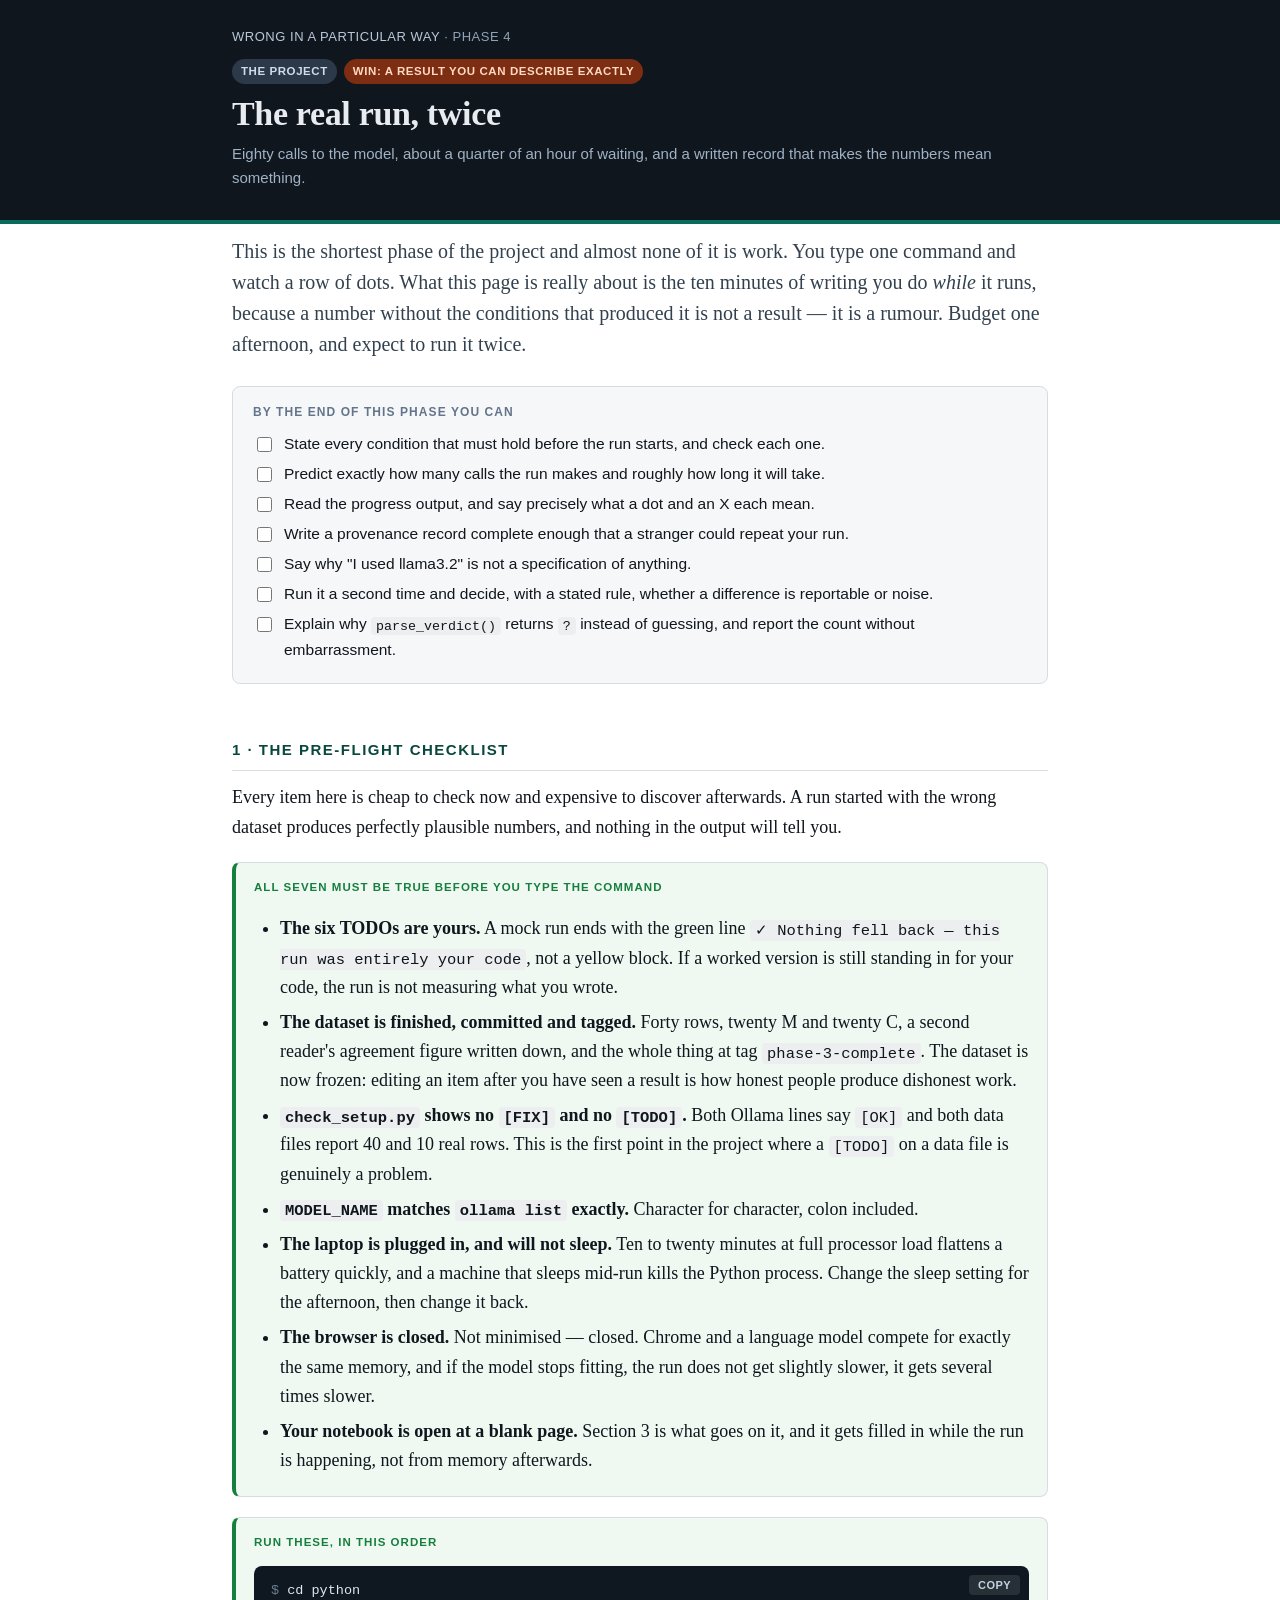
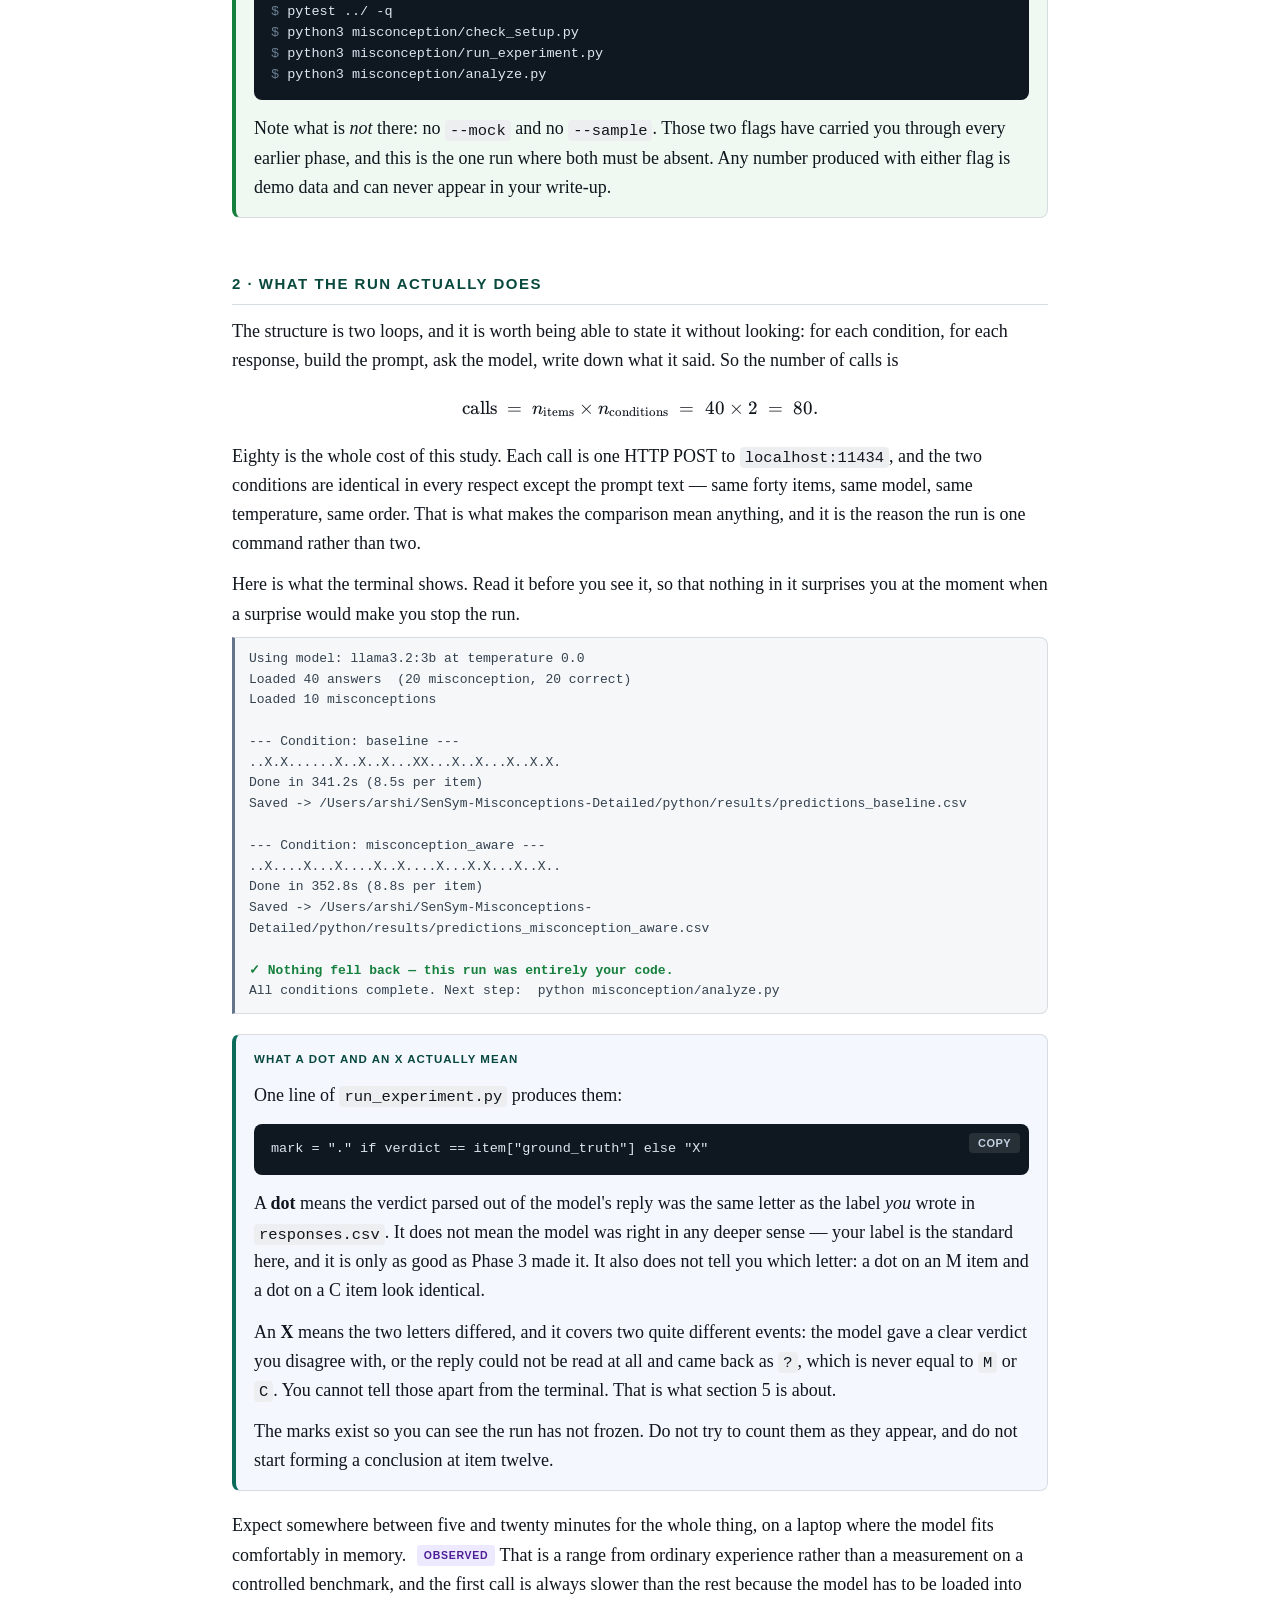
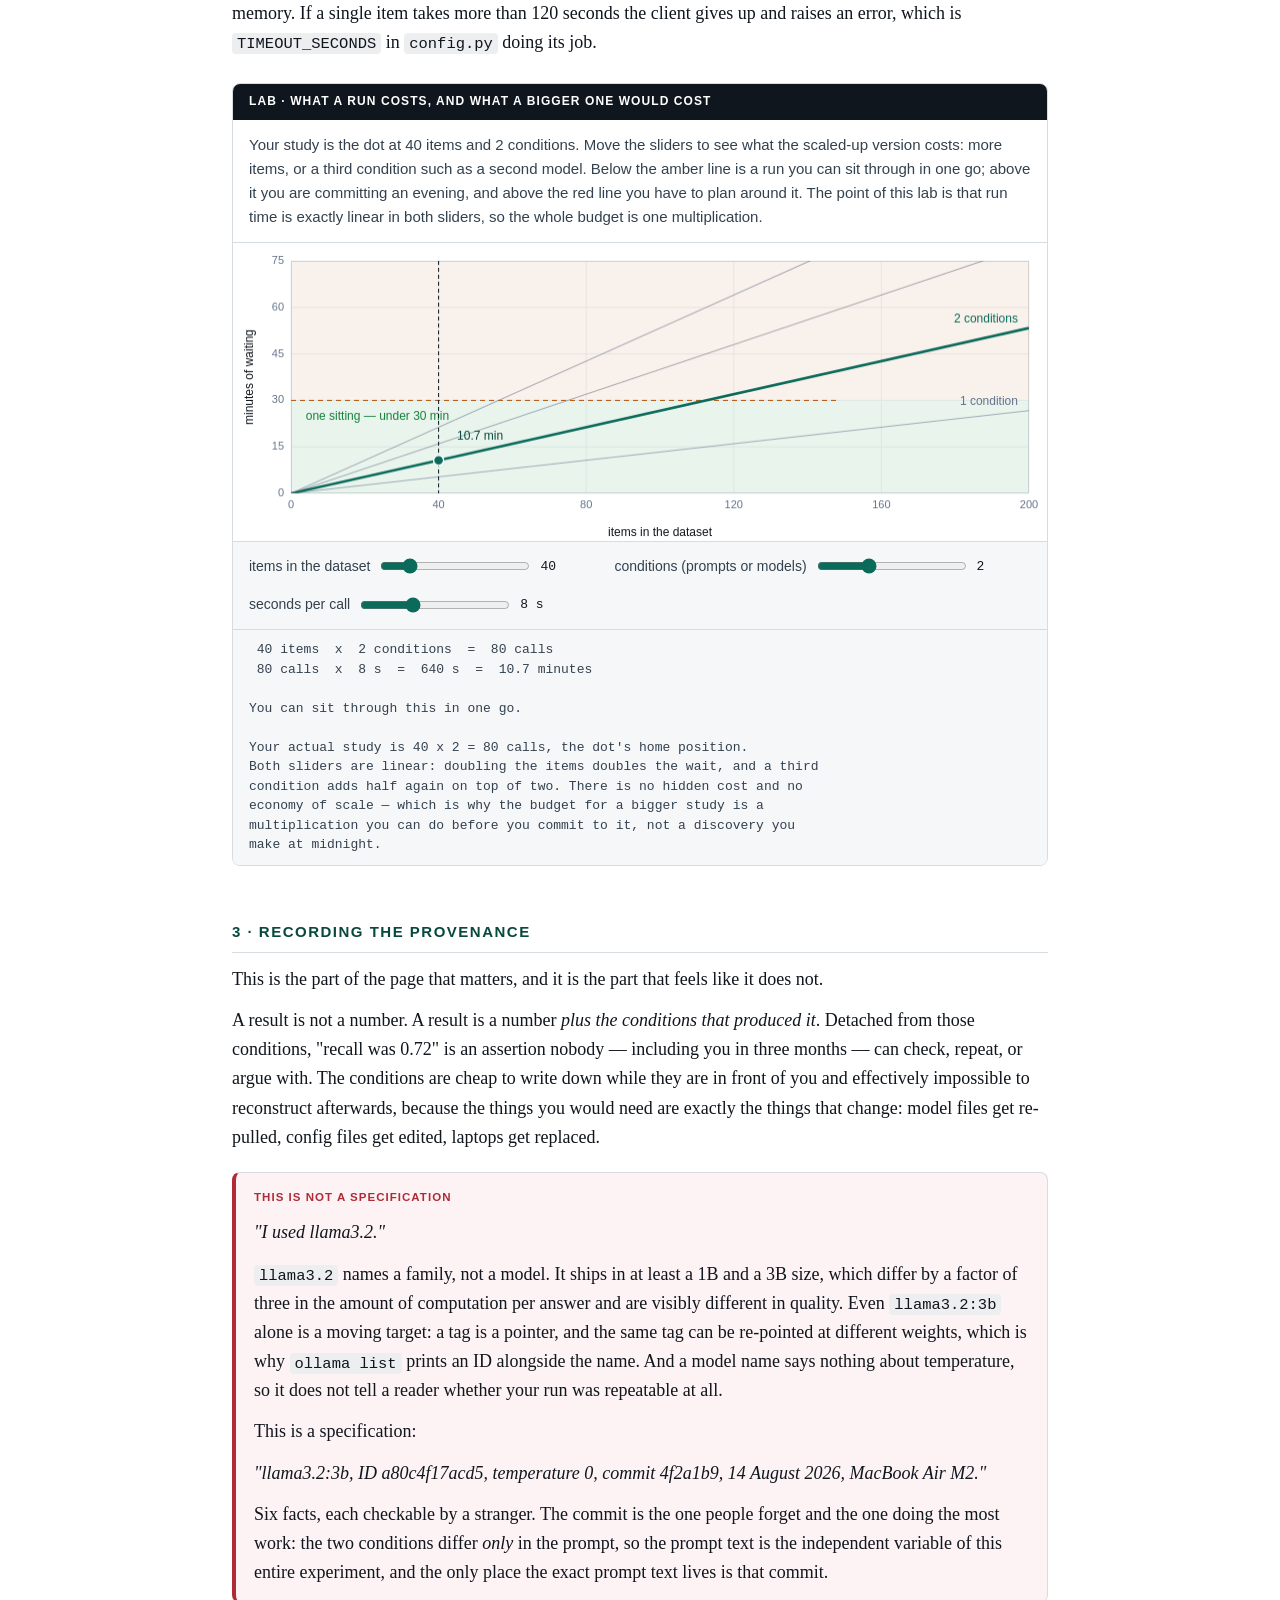
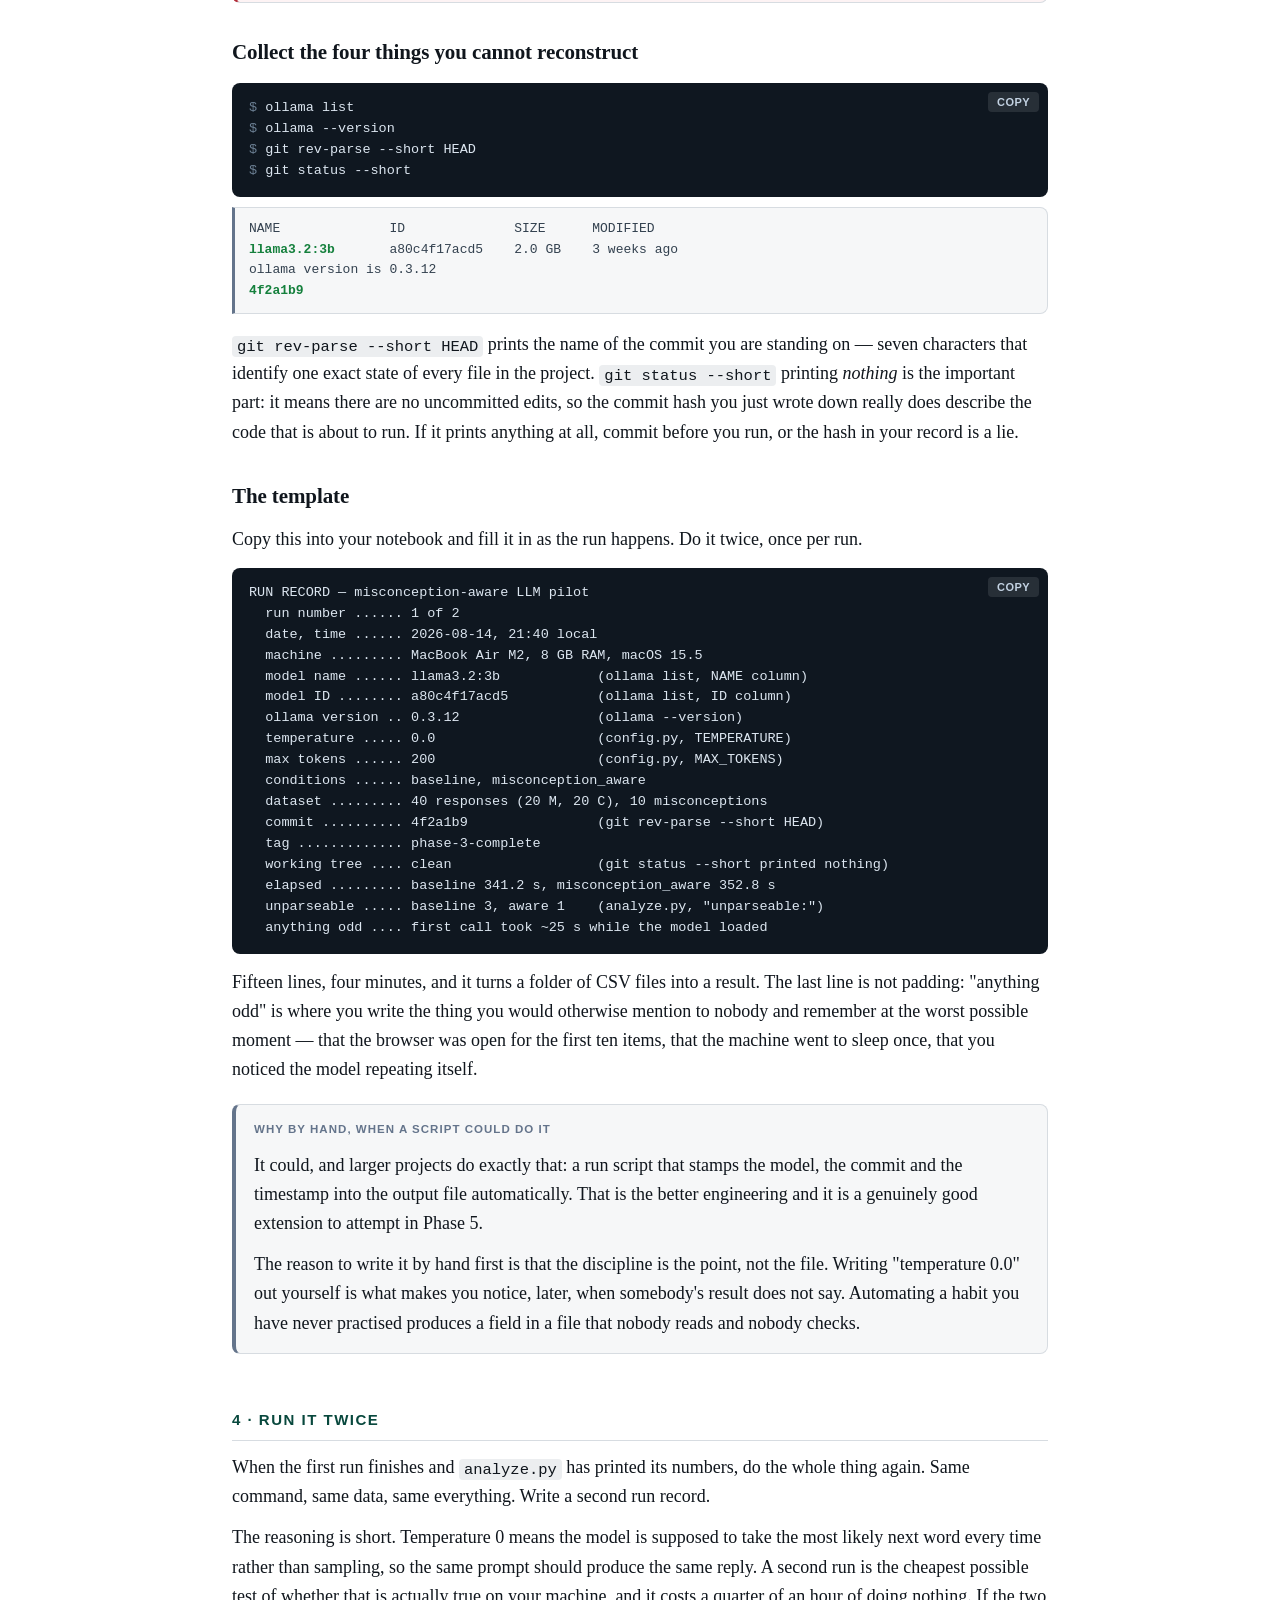
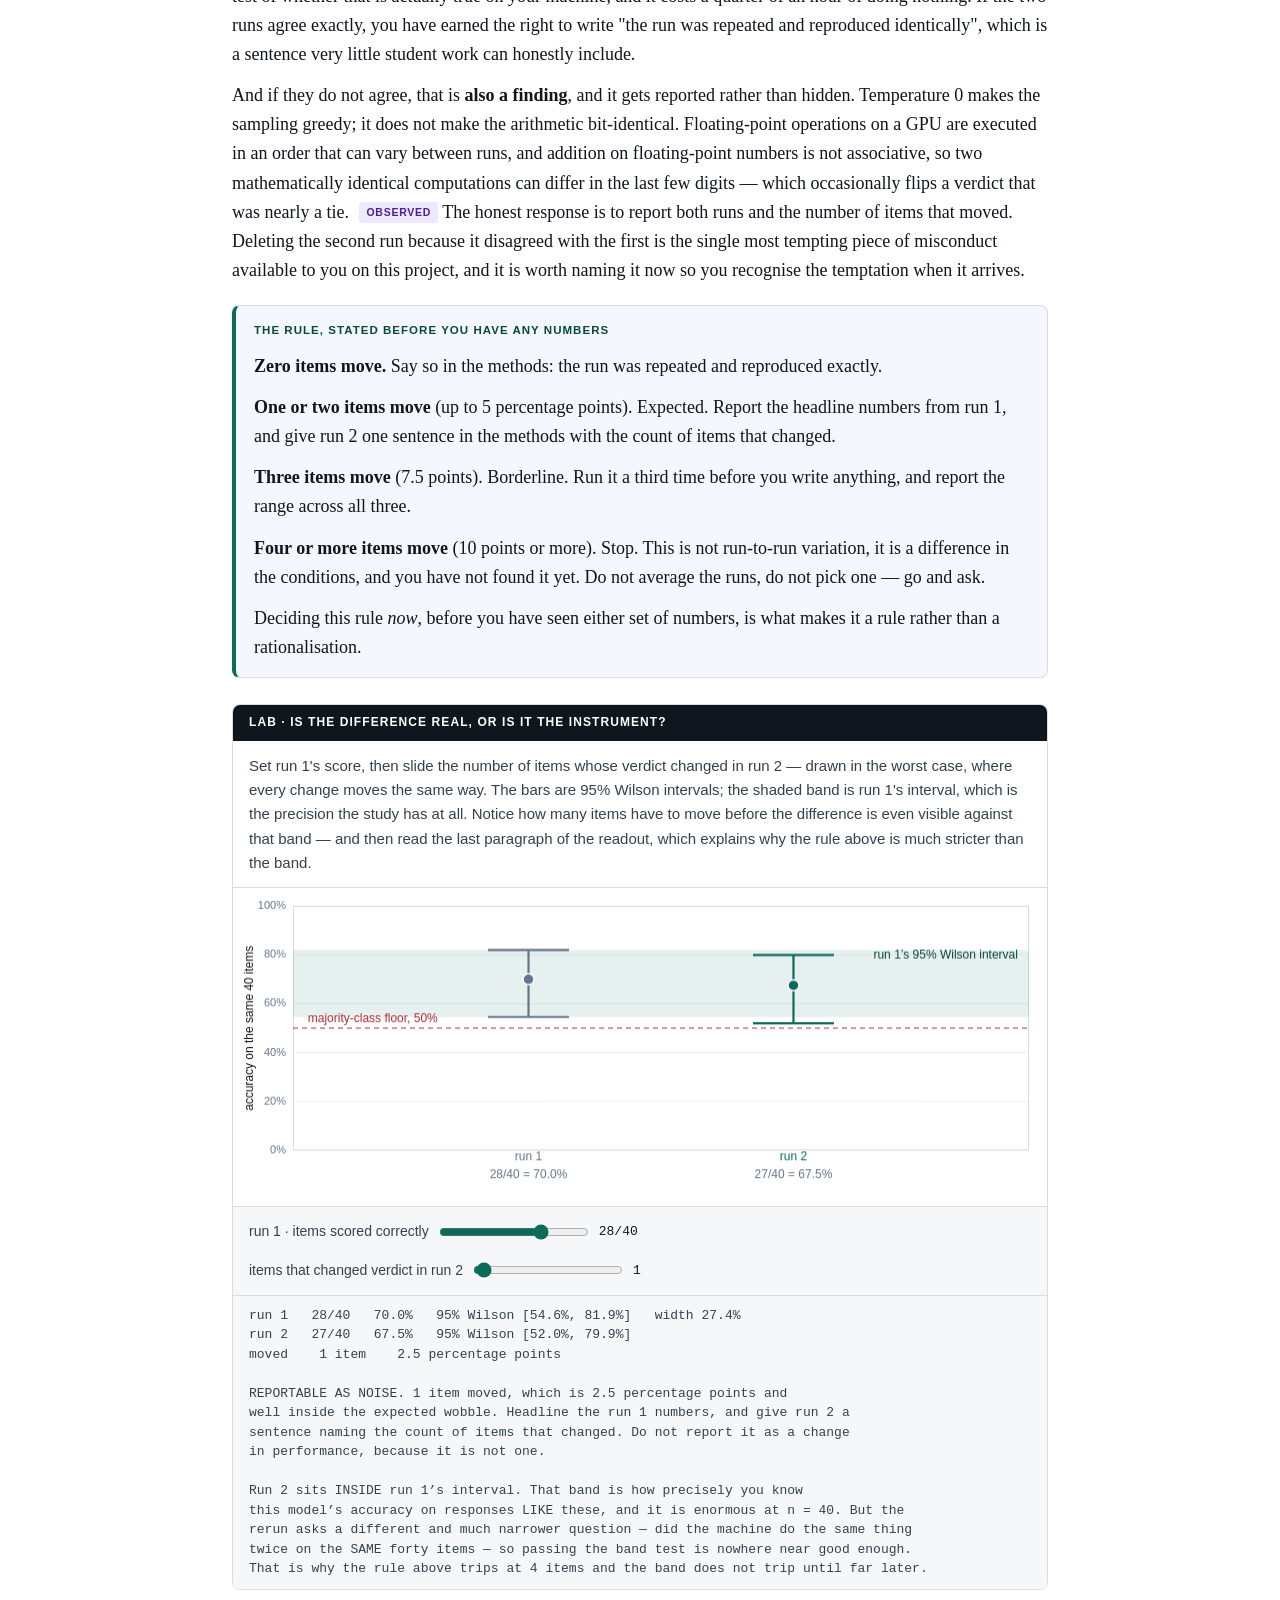
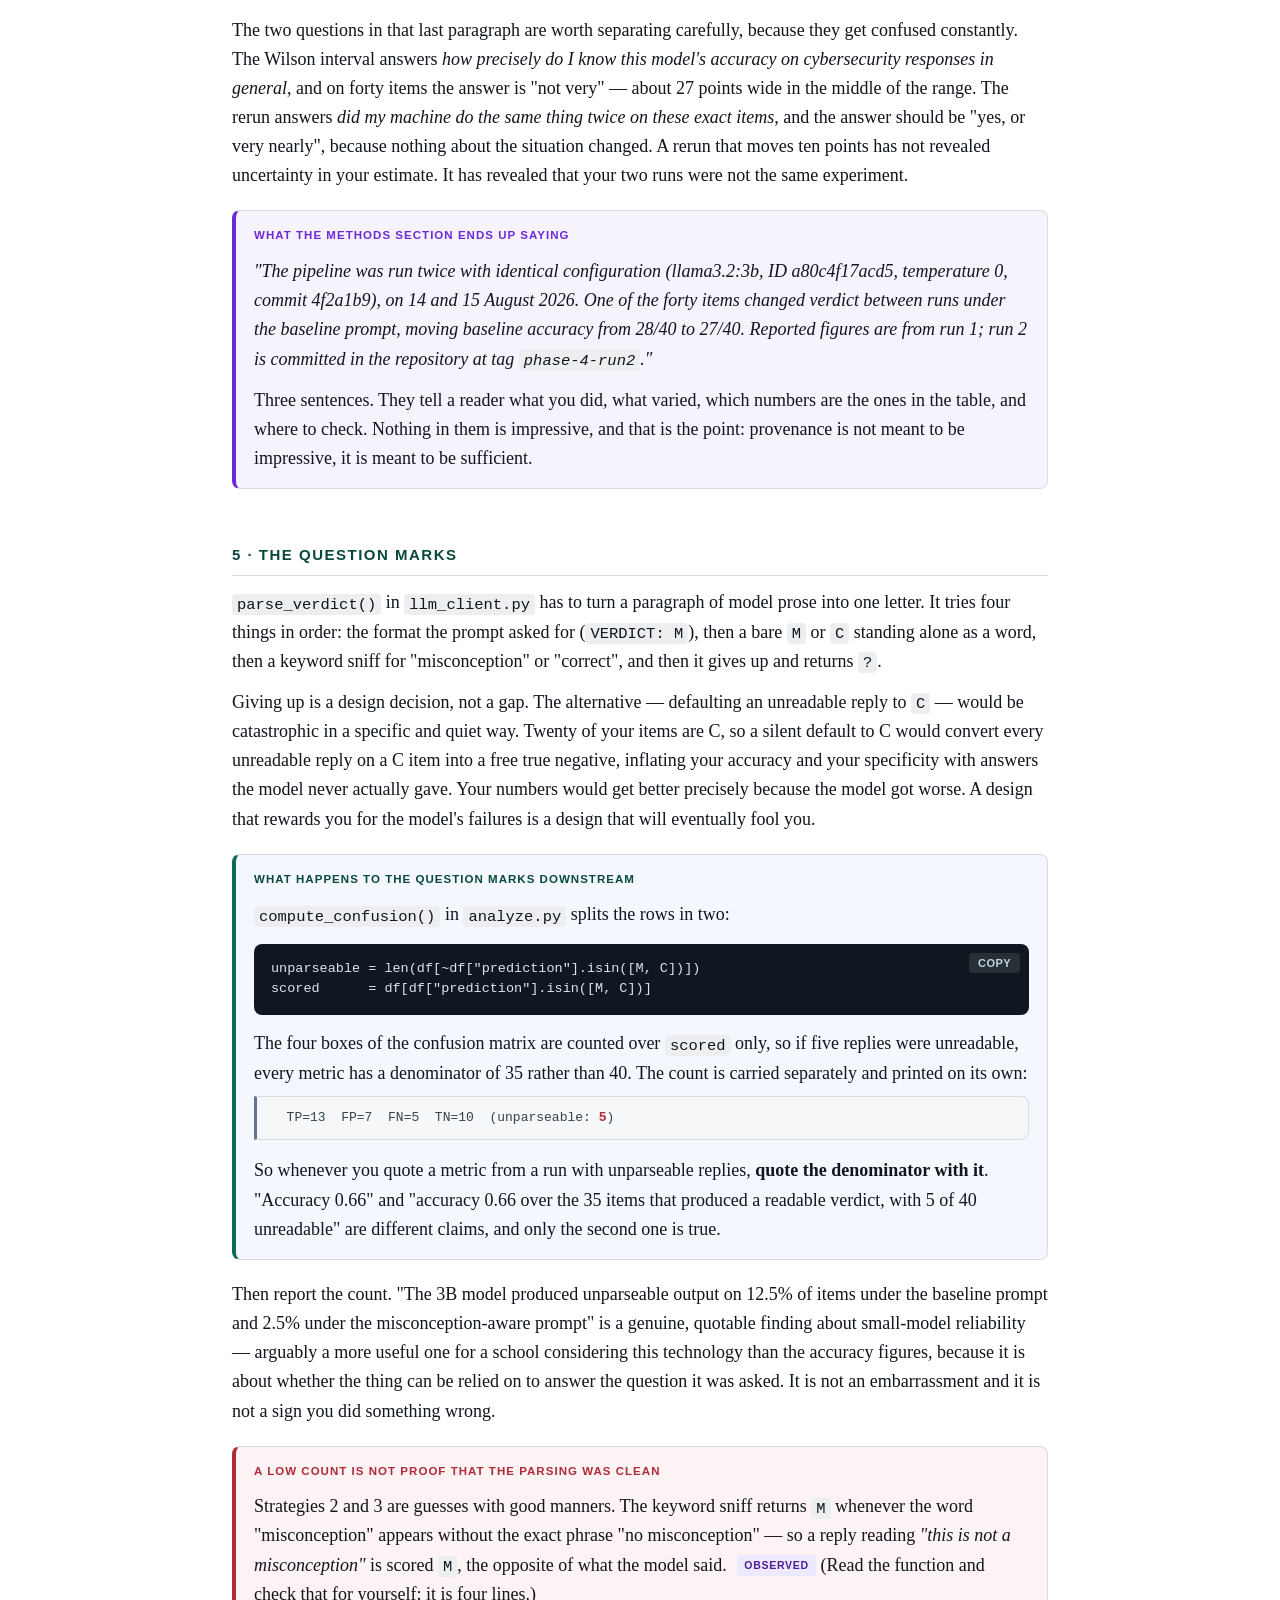
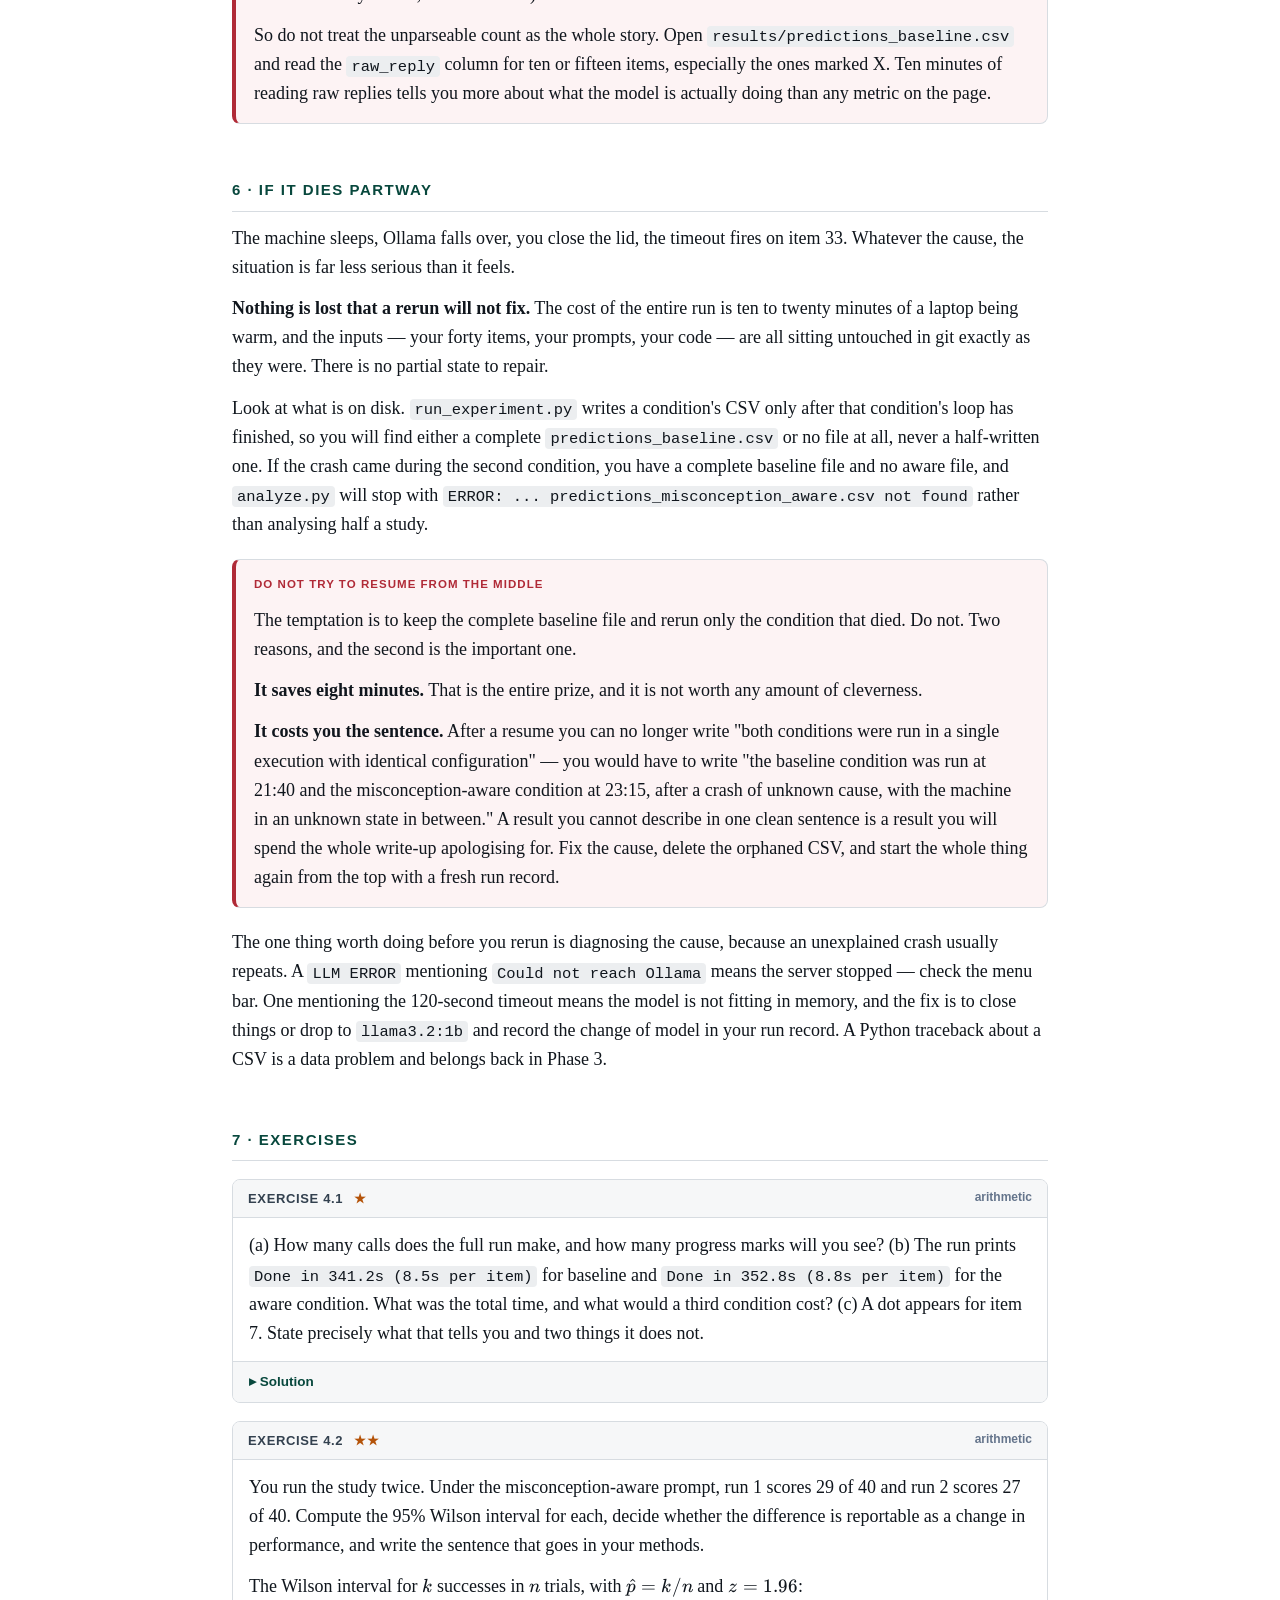
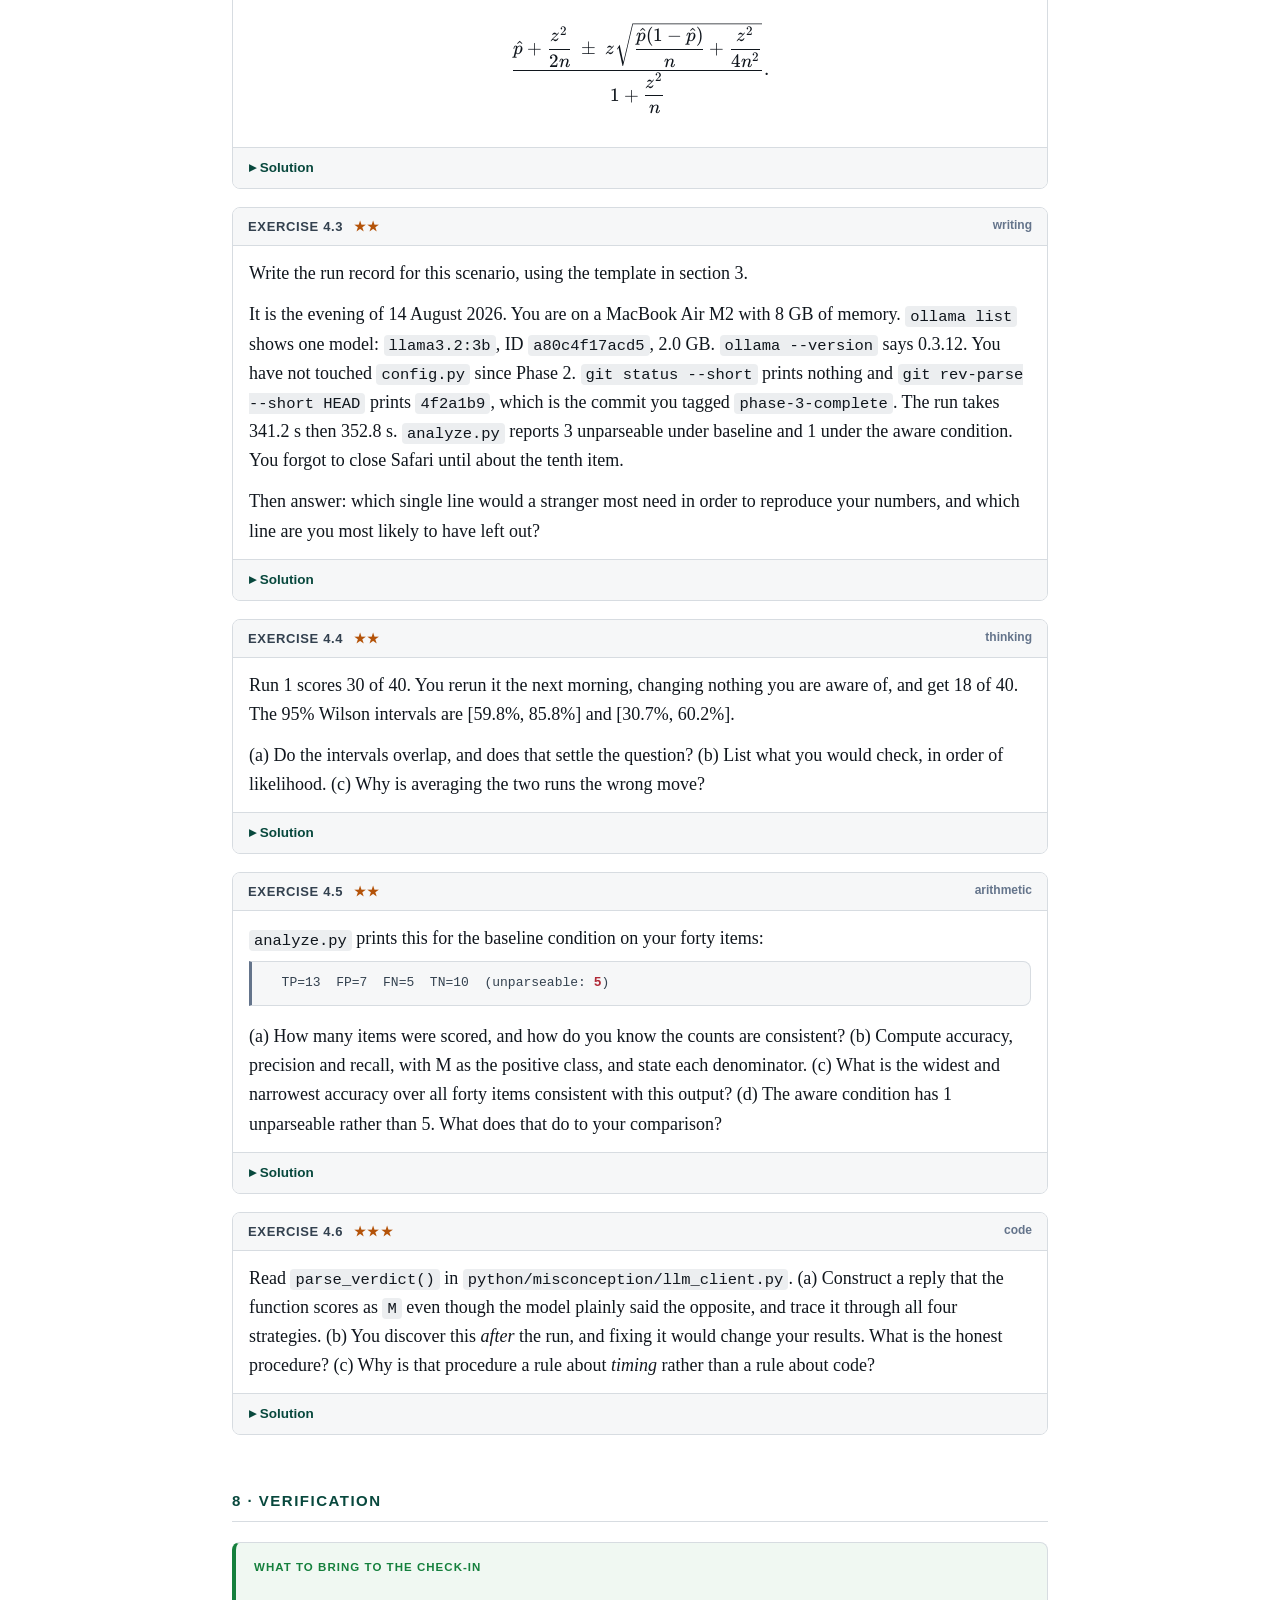
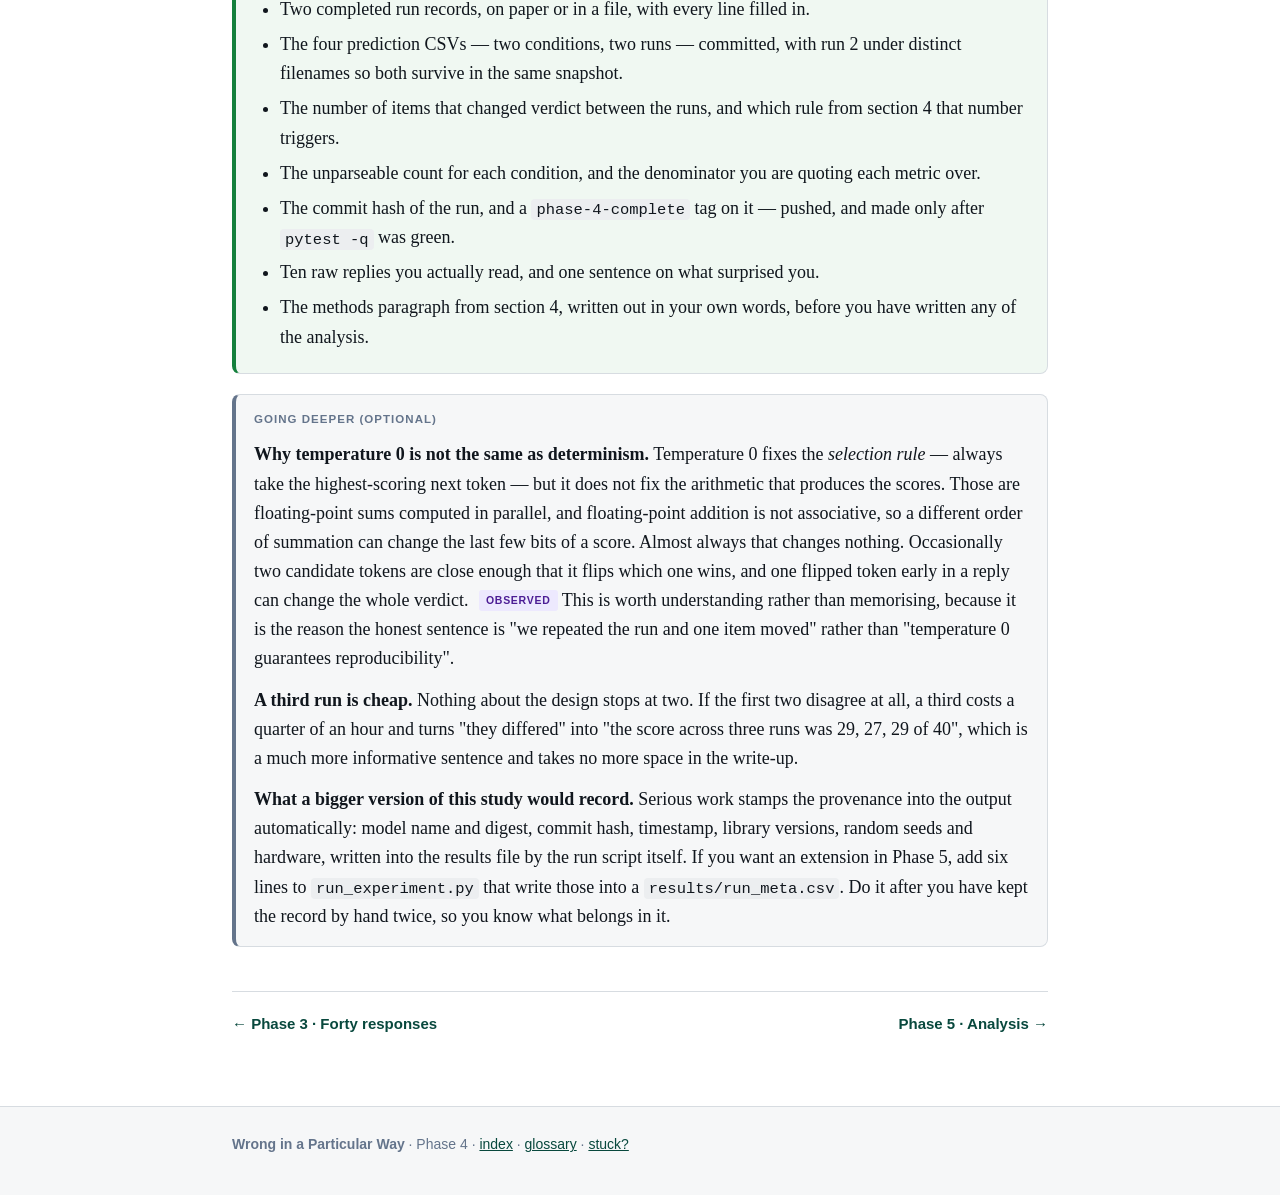
<file: docs/phases/phase-4-run.html>
<!DOCTYPE html>
<html lang="en">
<head>
<meta charset="utf-8">
<meta name="viewport" content="width=device-width, initial-scale=1">
<title>Phase 4 · The real run, twice — Wrong in a Particular Way</title>
<link rel="stylesheet" href="../assets/vendor/katex/katex.min.css">
<link rel="stylesheet" href="../assets/css/style.css">
<script src="../assets/vendor/katex/katex.min.js"></script>
<script src="../assets/vendor/katex/auto-render.min.js"></script>
<script src="../assets/js/detect.js"></script>
</head>
<body>

<header class="site">
  <div class="wrap">
    <div class="crumbs"><a href="../index.html">Wrong in a Particular Way</a> · Phase 4</div>
    <div class="badges"><span class="badge">The project</span><span class="badge win">Win: a result you can describe exactly</span></div>
    <h1 class="chapter-title">The real run, twice</h1>
    <p class="chapter-sub">Eighty calls to the model, about a quarter of an hour of waiting, and a written record that makes the numbers mean something.</p>
  </div>
</header>

<main class="wrap">

<p class="lede">This is the shortest phase of the project and almost none of it is work. You type
one command and watch a row of dots. What this page is really about is the ten minutes of
writing you do <em>while</em> it runs, because a number without the conditions that produced it
is not a result — it is a rumour. Budget one afternoon, and expect to run it twice.</p>

<div class="objectives">
  <h3>By the end of this phase you can</h3>
  <ul>
    <li>State every condition that must hold before the run starts, and check each one.</li>
    <li>Predict exactly how many calls the run makes and roughly how long it will take.</li>
    <li>Read the progress output, and say precisely what a dot and an X each mean.</li>
    <li>Write a provenance record complete enough that a stranger could repeat your run.</li>
    <li>Say why "I used llama3.2" is not a specification of anything.</li>
    <li>Run it a second time and decide, with a stated rule, whether a difference is reportable or noise.</li>
    <li>Explain why <code>parse_verdict()</code> returns <code>?</code> instead of guessing, and report the count without embarrassment.</li>
  </ul>
</div>

<h2>1 · The pre-flight checklist</h2>

<p>Every item here is cheap to check now and expensive to discover afterwards. A run started
with the wrong dataset produces perfectly plausible numbers, and nothing in the output will
tell you.</p>

<div class="box verify">
  <span class="lbl">All seven must be true before you type the command</span>
  <ul>
    <li><strong>The six TODOs are yours.</strong> A mock run ends with the green line
      <code>✓ Nothing fell back — this run was entirely your code</code>, not a yellow block.
      If a worked version is still standing in for your code, the run is not measuring what you
      wrote.</li>
    <li><strong>The dataset is finished, committed and tagged.</strong> Forty rows, twenty M and
      twenty C, a second reader's agreement figure written down, and the whole thing at tag
      <code>phase-3-complete</code>. The dataset is now frozen: editing an item after you have
      seen a result is how honest people produce dishonest work.</li>
    <li><strong><code>check_setup.py</code> shows no <code>[FIX]</code> and no
      <code>[TODO]</code>.</strong> Both Ollama lines say <code>[OK]</code> and both data files
      report 40 and 10 real rows. This is the first point in the project where a
      <code>[TODO]</code> on a data file is genuinely a problem.</li>
    <li><strong><code>MODEL_NAME</code> matches <code>ollama list</code> exactly.</strong>
      Character for character, colon included.</li>
    <li><strong>The laptop is plugged in, and will not sleep.</strong> Ten to twenty minutes at
      full processor load flattens a battery quickly, and a machine that sleeps mid-run kills
      the Python process. Change the sleep setting for the afternoon, then change it back.</li>
    <li><strong>The browser is closed.</strong> Not minimised — closed. Chrome and a language
      model compete for exactly the same memory, and if the model stops fitting, the run does
      not get slightly slower, it gets several times slower.</li>
    <li><strong>Your notebook is open at a blank page.</strong> Section 3 is what goes on it,
      and it gets filled in while the run is happening, not from memory afterwards.</li>
  </ul>
</div>

<div class="box python">
  <span class="lbl">Run these, in this order</span>
  <div class="cmd"><pre><span class="p">$ </span>cd python
<span class="p">$ </span>pytest ../ -q
<span class="p">$ </span>python3 misconception/check_setup.py
<span class="p">$ </span>python3 misconception/run_experiment.py
<span class="p">$ </span>python3 misconception/analyze.py</pre></div>
  <p style="margin-bottom:0">Note what is <em>not</em> there: no <code>--mock</code> and no
  <code>--sample</code>. Those two flags have carried you through every earlier phase, and this
  is the one run where both must be absent. Any number produced with either flag is demo data
  and can never appear in your write-up.</p>
</div>

<h2>2 · What the run actually does</h2>

<p>The structure is two loops, and it is worth being able to state it without looking: for each
condition, for each response, build the prompt, ask the model, write down what it said. So the
number of calls is</p>

$$\text{calls} \;=\; n_{\text{items}} \times n_{\text{conditions}} \;=\; 40 \times 2 \;=\; 80.$$

<p>Eighty is the whole cost of this study. Each call is one HTTP POST to
<code>localhost:11434</code>, and the two conditions are identical in every respect except the
prompt text — same forty items, same model, same temperature, same order. That is what makes
the comparison mean anything, and it is the reason the run is one command rather than two.</p>

<p>Here is what the terminal shows. Read it before you see it, so that nothing in it surprises
you at the moment when a surprise would make you stop the run.</p>

<div class="out">Using model: llama3.2:3b at temperature 0.0
Loaded 40 answers  (20 misconception, 20 correct)
Loaded 10 misconceptions

--- Condition: baseline ---
..X.X......X..X..X...XX...X..X...X..X.X.
Done in 341.2s (8.5s per item)
Saved -&gt; /Users/arshi/SenSym-Misconceptions-Detailed/python/results/predictions_baseline.csv

--- Condition: misconception_aware ---
..X....X...X....X..X....X...X.X...X..X..
Done in 352.8s (8.8s per item)
Saved -&gt; /Users/arshi/SenSym-Misconceptions-Detailed/python/results/predictions_misconception_aware.csv

<b>✓ Nothing fell back — this run was entirely your code.</b>
All conditions complete. Next step:  python misconception/analyze.py</div>

<div class="box definition">
  <span class="lbl">What a dot and an X actually mean</span>
  <p>One line of <code>run_experiment.py</code> produces them:</p>
  <div class="cmd"><pre>mark = "." if verdict == item["ground_truth"] else "X"</pre></div>
  <p>A <strong>dot</strong> means the verdict parsed out of the model's reply was the same letter
  as the label <em>you</em> wrote in <code>responses.csv</code>. It does not mean the model was
  right in any deeper sense — your label is the standard here, and it is only as good as
  Phase 3 made it. It also does not tell you which letter: a dot on an M item and a dot on a C
  item look identical.</p>
  <p>An <strong>X</strong> means the two letters differed, and it covers two quite different
  events: the model gave a clear verdict you disagree with, or the reply could not be read at
  all and came back as <code>?</code>, which is never equal to <code>M</code> or <code>C</code>.
  You cannot tell those apart from the terminal. That is what section 5 is about.</p>
  <p>The marks exist so you can see the run has not frozen. Do not try to count them as they
  appear, and do not start forming a conclusion at item twelve.</p>
</div>

<p>Expect somewhere between five and twenty minutes for the whole thing, on a laptop where the
model fits comfortably in memory. <span class="status observed">observed</span> That is a range
from ordinary experience rather than a measurement on a controlled benchmark, and the first
call is always slower than the rest because the model has to be loaded into memory. If a single
item takes more than 120 seconds the client gives up and raises an error, which is
<code>TIMEOUT_SECONDS</code> in <code>config.py</code> doing its job.</p>

<div class="lab">
  <div class="lab-title">Lab · what a run costs, and what a bigger one would cost</div>
  <p class="lab-desc">Your study is the dot at 40 items and 2 conditions. Move the sliders to
  see what the scaled-up version costs: more items, or a third condition such as a second model.
  Below the amber line is a run you can sit through in one go; above it you are committing an
  evening, and above the red line you have to plan around it. The point of this lab is that run
  time is exactly linear in both sliders, so the whole budget is one multiplication.</p>
  <canvas id="cost" height="300"></canvas>
  <div class="controls" id="costctl"></div>
  <div class="readout" id="costout"></div>
</div>

<script>
G.lab(function () {
  /* Seconds-per-call is a knob rather than a constant on purpose: it depends on
     the machine, the model size and whether the model fits in memory, and none
     of those is measured here. Everything this lab draws is arithmetic on the
     number you give it — calls = items x conditions, time = calls x seconds —
     which is exact. The seconds themselves are observed, not measured. */
  var st = G.controls('costctl', [
    { k: 'items', type: 'range', label: 'items in the dataset', min: 10, max: 200, step: 10,
      value: 40, fmt: function (v) { return String(v); } },
    { k: 'cond', type: 'range', label: 'conditions (prompts or models)', min: 1, max: 4, step: 1,
      value: 2, fmt: function (v) { return String(v); } },
    { k: 'secs', type: 'range', label: 'seconds per call', min: 2, max: 20, step: 1,
      value: 8, fmt: function (v) { return v + ' s'; } }
  ], draw);

  function mins(items, cond, secs) { return items * cond * secs / 60; }

  function draw() {
    var cv = G.canvas('cost'); if (!cv) return;
    var here = mins(st.items, st.cond, st.secs);
    var full = mins(200, st.cond, st.secs);
    /* round up to a multiple of 25 so the five ticks land on readable numbers */
    var ymax = Math.max(50, Math.ceil(full * 1.3 / 25) * 25);

    var fr = G.frame(cv.ctx, cv.w, cv.h, {
      xmin: 0, xmax: 200, ymin: 0, ymax: ymax,
      margin: { left: 58, bottom: 48, top: 18, right: 18 }
    });
    fr.axes({
      xlabel: 'items in the dataset', ylabel: 'minutes of waiting',
      xticks: 5, yticks: 5,
      xfmt: function (v) { return v.toFixed(0); },
      yfmt: function (v) { return v.toFixed(0); }
    });

    fr.rect(0, 0, 200, Math.min(30, ymax), { fill: G.COL.green, alpha: 0.09 });
    if (ymax > 30) fr.rect(0, 30, 200, Math.min(90, ymax), { fill: G.COL.amber, alpha: 0.08 });
    if (ymax > 90) fr.rect(0, 90, 200, ymax, { fill: G.COL.rose, alpha: 0.07 });
    /* partial-width rules, so the line labels at the right edge stay legible */
    fr.line([[0, 30], [148, 30]], { color: G.COL.amber, dash: [5, 4], width: 1 });
    fr.text(4, Math.max(30 - ymax * 0.095, ymax * 0.03),
            'one sitting — under 30 min', { color: G.COL.green });
    if (ymax > 92) {
      fr.line([[0, 90], [148, 90]], { color: G.COL.rose, dash: [5, 4], width: 1 });
      fr.text(4, 90 - ymax * 0.095, 'plan around it — over 90 min', { color: G.COL.rose });
    }

    var c;
    for (c = 1; c <= 4; c++) {
      var end = mins(200, c, st.secs);
      var cur = (c === st.cond);
      fr.line([[0, 0], [200, end]],
              { color: cur ? G.COL.accent : G.COL.muted, width: cur ? 2.6 : 1.1,
                alpha: cur ? 1 : 0.55 });
      if (end < ymax * 0.97) {
        fr.text(197, end + ymax * 0.012, c + (c === 1 ? ' condition' : ' conditions'),
                { color: cur ? G.COL.accent : G.COL.muted, align: 'right' });
      }
    }

    fr.vline(st.items, { color: G.COL.ink });
    fr.dot(st.items, here, { color: G.COL.accent, r: 5, ring: true });
    fr.text(st.items + 5, here + ymax * 0.075, here.toFixed(1) + ' min',
            { color: G.COL.accent2 });

    var calls = st.items * st.cond;
    var secs = calls * st.secs;
    var band = here <= 30 ? 'You can sit through this in one go.'
             : here <= 90 ? 'This is an evening. Plug the laptop in and do something else nearby.'
             : 'Too long to babysit. Split it, or cut the number of conditions, or accept an overnight run.';

    G.say('costout',
      G.pad(st.items, 3) + ' items  x  ' + st.cond + ' condition' + (st.cond === 1 ? '' : 's') +
        '  =  ' + calls + ' calls\n' +
      G.pad(calls, 3) + ' calls  x  ' + st.secs + ' s  =  ' + secs + ' s  =  ' +
        here.toFixed(1) + ' minutes\n\n' +
      band + '\n\n' +
      'Your actual study is 40 x 2 = 80 calls, the dot\'s home position.\n' +
      'Both sliders are linear: doubling the items doubles the wait, and a third\n' +
      'condition adds half again on top of two. There is no hidden cost and no\n' +
      'economy of scale — which is why the budget for a bigger study is a\n' +
      'multiplication you can do before you commit to it, not a discovery you\n' +
      'make at midnight.');
  }
  draw();
});
</script>

<h2>3 · Recording the provenance</h2>

<p>This is the part of the page that matters, and it is the part that feels like it does not.</p>

<p>A result is not a number. A result is a number <em>plus the conditions that produced it</em>.
Detached from those conditions, "recall was 0.72" is an assertion nobody — including you in
three months — can check, repeat, or argue with. The conditions are cheap to write down while
they are in front of you and effectively impossible to reconstruct afterwards, because the
things you would need are exactly the things that change: model files get re-pulled, config
files get edited, laptops get replaced.</p>

<div class="box warning">
  <span class="lbl">This is not a specification</span>
  <p><em>"I used llama3.2."</em></p>
  <p><code>llama3.2</code> names a family, not a model. It ships in at least a 1B and a 3B size,
  which differ by a factor of three in the amount of computation per answer and are visibly
  different in quality. Even <code>llama3.2:3b</code> alone is a moving target: a tag is a
  pointer, and the same tag can be re-pointed at different weights, which is why
  <code>ollama list</code> prints an ID alongside the name. And a model name says nothing about
  temperature, so it does not tell a reader whether your run was repeatable at all.</p>
  <p>This is a specification:</p>
  <p><em>"llama3.2:3b, ID a80c4f17acd5, temperature 0, commit 4f2a1b9, 14 August 2026,
  MacBook Air M2."</em></p>
  <p>Six facts, each checkable by a stranger. The commit is the one people forget and the one
  doing the most work: the two conditions differ <em>only</em> in the prompt, so the prompt text
  is the independent variable of this entire experiment, and the only place the exact prompt
  text lives is that commit.</p>
</div>

<h3>Collect the four things you cannot reconstruct</h3>

<div class="cmd"><pre><span class="p">$ </span>ollama list
<span class="p">$ </span>ollama --version
<span class="p">$ </span>git rev-parse --short HEAD
<span class="p">$ </span>git status --short</pre></div>

<div class="out">NAME              ID              SIZE      MODIFIED
<b>llama3.2:3b</b>       a80c4f17acd5    2.0 GB    3 weeks ago
ollama version is 0.3.12
<b>4f2a1b9</b>
</div>

<p><code>git rev-parse --short HEAD</code> prints the name of the commit you are standing on —
seven characters that identify one exact state of every file in the project.
<code>git status --short</code> printing <em>nothing</em> is the important part: it means there
are no uncommitted edits, so the commit hash you just wrote down really does describe the code
that is about to run. If it prints anything at all, commit before you run, or the hash in your
record is a lie.</p>

<h3>The template</h3>

<p>Copy this into your notebook and fill it in as the run happens. Do it twice, once per run.</p>

<div class="cmd"><pre>RUN RECORD — misconception-aware LLM pilot
  run number ...... 1 of 2
  date, time ...... 2026-08-14, 21:40 local
  machine ......... MacBook Air M2, 8 GB RAM, macOS 15.5
  model name ...... llama3.2:3b            (ollama list, NAME column)
  model ID ........ a80c4f17acd5           (ollama list, ID column)
  ollama version .. 0.3.12                 (ollama --version)
  temperature ..... 0.0                    (config.py, TEMPERATURE)
  max tokens ...... 200                    (config.py, MAX_TOKENS)
  conditions ...... baseline, misconception_aware
  dataset ......... 40 responses (20 M, 20 C), 10 misconceptions
  commit .......... 4f2a1b9                (git rev-parse --short HEAD)
  tag ............. phase-3-complete
  working tree .... clean                  (git status --short printed nothing)
  elapsed ......... baseline 341.2 s, misconception_aware 352.8 s
  unparseable ..... baseline 3, aware 1    (analyze.py, "unparseable:")
  anything odd .... first call took ~25 s while the model loaded
</pre></div>

<p>Fifteen lines, four minutes, and it turns a folder of CSV files into a result. The last line
is not padding: "anything odd" is where you write the thing you would otherwise mention to
nobody and remember at the worst possible moment — that the browser was open for the first ten
items, that the machine went to sleep once, that you noticed the model repeating itself.</p>

<div class="box aside">
  <span class="lbl">Why by hand, when a script could do it</span>
  <p>It could, and larger projects do exactly that: a run script that stamps the model, the
  commit and the timestamp into the output file automatically. That is the better engineering
  and it is a genuinely good extension to attempt in Phase 5.</p>
  <p>The reason to write it by hand first is that the discipline is the point, not the file.
  Writing "temperature 0.0" out yourself is what makes you notice, later, when somebody's result
  does not say. Automating a habit you have never practised produces a field in a file that
  nobody reads and nobody checks.</p>
</div>

<h2>4 · Run it twice</h2>

<p>When the first run finishes and <code>analyze.py</code> has printed its numbers, do the whole
thing again. Same command, same data, same everything. Write a second run record.</p>

<p>The reasoning is short. Temperature 0 means the model is supposed to take the most likely
next word every time rather than sampling, so the same prompt should produce the same reply. A
second run is the cheapest possible test of whether that is actually true on your machine, and
it costs a quarter of an hour of doing nothing. If the two runs agree exactly, you have earned
the right to write "the run was repeated and reproduced identically", which is a sentence very
little student work can honestly include.</p>

<p>And if they do not agree, that is <strong>also a finding</strong>, and it gets reported rather
than hidden. Temperature 0 makes the sampling greedy; it does not make the arithmetic
bit-identical. Floating-point operations on a GPU are executed in an order that can vary between
runs, and addition on floating-point numbers is not associative, so two mathematically identical
computations can differ in the last few digits — which occasionally flips a verdict that was
nearly a tie. <span class="status observed">observed</span> The honest response is to report
both runs and the number of items that moved. Deleting the second run because it disagreed with
the first is the single most tempting piece of misconduct available to you on this project, and
it is worth naming it now so you recognise the temptation when it arrives.</p>

<div class="box definition">
  <span class="lbl">The rule, stated before you have any numbers</span>
  <p><strong>Zero items move.</strong> Say so in the methods: the run was repeated and
  reproduced exactly.</p>
  <p><strong>One or two items move</strong> (up to 5 percentage points). Expected. Report the
  headline numbers from run 1, and give run 2 one sentence in the methods with the count of
  items that changed.</p>
  <p><strong>Three items move</strong> (7.5 points). Borderline. Run it a third time before you
  write anything, and report the range across all three.</p>
  <p><strong>Four or more items move</strong> (10 points or more). Stop. This is not
  run-to-run variation, it is a difference in the conditions, and you have not found it yet.
  Do not average the runs, do not pick one — go and ask.</p>
  <p>Deciding this rule <em>now</em>, before you have seen either set of numbers, is what makes
  it a rule rather than a rationalisation.</p>
</div>

<div class="lab">
  <div class="lab-title">Lab · is the difference real, or is it the instrument?</div>
  <p class="lab-desc">Set run 1's score, then slide the number of items whose verdict changed in
  run 2 — drawn in the worst case, where every change moves the same way. The bars are 95% Wilson
  intervals; the shaded band is run 1's interval, which is the precision the study has at all.
  Notice how many items have to move before the difference is even visible against that band —
  and then read the last paragraph of the readout, which explains why the rule above is much
  stricter than the band.</p>
  <canvas id="vary" height="320"></canvas>
  <div class="controls" id="varyctl"></div>
  <div class="readout" id="varyout"></div>
</div>

<script>
G.lab(function () {
  var st = G.controls('varyctl', [
    { k: 'k1', type: 'range', label: 'run 1 · items scored correctly', min: 0, max: 40, step: 1,
      value: 28, fmt: function (v) { return v + '/40'; } },
    { k: 'd', type: 'range', label: 'items that changed verdict in run 2', min: 0, max: 40,
      step: 1, value: 1, fmt: function (v) { return String(v); } }
  ], draw);

  function pf(v) { return Math.round(100 * v) + '%'; }

  function errbar(fr, x, k, col, name) {
    var w = G.wilson(k, 40), p = k / 40, hw = 0.055;
    fr.line([[x, w[0]], [x, w[1]]], { color: col, width: 2.2 });
    fr.line([[x - hw, w[0]], [x + hw, w[0]]], { color: col, width: 2.2 });
    fr.line([[x - hw, w[1]], [x + hw, w[1]]], { color: col, width: 2.2 });
    fr.dot(x, p, { color: col, r: 5.5, ring: true });
    fr.text(x, -0.05, name, { color: col, align: 'center' });
    fr.text(x, -0.125, k + '/40 = ' + G.pct(p, 1), { color: G.COL.muted, align: 'center' });
    return w;
  }

  function draw() {
    var cv = G.canvas('vary'); if (!cv) return;
    var k1 = st.k1, d = st.d, k2 = Math.max(0, k1 - d);
    var moved = k1 - k2;                     /* what actually fits on 40 items */

    var fr = G.frame(cv.ctx, cv.w, cv.h, {
      xmin: 0, xmax: 1, ymin: 0, ymax: 1,
      margin: { left: 60, bottom: 56, top: 18, right: 18 }
    });
    fr.axes({ ylabel: 'accuracy on the same 40 items', xticks: 0, yticks: 5, yfmt: pf });

    var w1 = G.wilson(k1, 40);
    fr.rect(0, w1[0], 1, w1[1], { fill: G.COL.accent, alpha: 0.10 });
    fr.text(0.985, w1[1] - 0.045, 'run 1’s 95% Wilson interval',
            { color: G.COL.accent2, align: 'right' });

    fr.hline(0.5, { color: G.COL.rose, dash: [5, 4] });
    fr.text(0.02, 0.515, 'majority-class floor, 50%', { color: G.COL.rose });

    errbar(fr, 0.32, k1, G.COL.muted, 'run 1');
    var w2 = G.wilson(k2, 40);
    errbar(fr, 0.68, k2, G.COL.accent, 'run 2');

    var inside = (k2 / 40) >= w1[0] && (k2 / 40) <= w1[1];
    var pts = (k1 - k2) * 2.5;

    var verdict;
    if (moved === 0) {
      verdict = 'IDENTICAL. Temperature 0 did exactly what it is set to 0 for. Write one\n' +
                'sentence in the methods: the run was repeated with identical configuration\n' +
                'and reproduced the same forty verdicts.';
    } else if (moved <= 2) {
      verdict = 'REPORTABLE AS NOISE. ' + moved + ' item' + (moved === 1 ? '' : 's') +
                ' moved, which is ' + pts.toFixed(1) + ' percentage points and\n' +
                'well inside the expected wobble. Headline the run 1 numbers, and give run 2 a\n' +
                'sentence naming the count of items that changed. Do not report it as a change\n' +
                'in performance, because it is not one.';
    } else if (moved === 3) {
      verdict = 'BORDERLINE. 3 items is 7.5 points. Run it a third time before writing anything,\n' +
                'and report the range across all three runs rather than picking a favourite.';
    } else {
      verdict = 'STOP AND ASK. ' + moved + ' items is ' + pts.toFixed(1) + ' points. Two runs of the same code on the\n' +
                'same data should not move this far, so something differed between them that you\n' +
                'have not identified yet — a different model, an edited config, an edited CSV.\n' +
                'Do not average the two runs and do not choose the nicer one. Find the cause.';
    }

    G.say('varyout',
      'run 1   ' + G.pad(k1, 2) + '/40  ' + G.pad(G.pct(k1 / 40, 1), 6) +
        '   95% Wilson [' + G.pct(w1[0], 1) + ', ' + G.pct(w1[1], 1) + ']   width ' +
        G.pct(w1[1] - w1[0], 1) + '\n' +
      'run 2   ' + G.pad(k2, 2) + '/40  ' + G.pad(G.pct(k2 / 40, 1), 6) +
        '   95% Wilson [' + G.pct(w2[0], 1) + ', ' + G.pct(w2[1], 1) + ']\n' +
      'moved   ' + G.pad(moved, 2) + ' item' + (moved === 1 ? ' ' : 's') + '   ' +
        pts.toFixed(1) + ' percentage points\n\n' +
      verdict + '\n\n' +
      'Run 2 sits ' + (inside ? 'INSIDE' : 'OUTSIDE') + ' run 1’s interval. That band is how precisely you know\n' +
      'this model’s accuracy on responses LIKE these, and it is enormous at n = 40. But the\n' +
      'rerun asks a different and much narrower question — did the machine do the same thing\n' +
      'twice on the SAME forty items — so passing the band test is nowhere near good enough.\n' +
      'That is why the rule above trips at 4 items and the band does not trip until far later.');
  }
  draw();
});
</script>

<p>The two questions in that last paragraph are worth separating carefully, because they get
confused constantly. The Wilson interval answers <em>how precisely do I know this model's
accuracy on cybersecurity responses in general</em>, and on forty items the answer is "not very"
— about 27 points wide in the middle of the range. The rerun answers <em>did my machine do the
same thing twice on these exact items</em>, and the answer should be "yes, or very nearly",
because nothing about the situation changed. A rerun that moves ten points has not revealed
uncertainty in your estimate. It has revealed that your two runs were not the same experiment.</p>

<div class="box example">
  <span class="lbl">What the methods section ends up saying</span>
  <p><em>"The pipeline was run twice with identical configuration (llama3.2:3b, ID a80c4f17acd5,
  temperature 0, commit 4f2a1b9), on 14 and 15 August 2026. One of the forty items changed
  verdict between runs under the baseline prompt, moving baseline accuracy from 28/40 to 27/40.
  Reported figures are from run 1; run 2 is committed in the repository at tag
  <code>phase-4-run2</code>."</em></p>
  <p>Three sentences. They tell a reader what you did, what varied, which numbers are the ones
  in the table, and where to check. Nothing in them is impressive, and that is the point:
  provenance is not meant to be impressive, it is meant to be sufficient.</p>
</div>

<h2>5 · The question marks</h2>

<p><code>parse_verdict()</code> in <code>llm_client.py</code> has to turn a paragraph of model
prose into one letter. It tries four things in order: the format the prompt asked for
(<code>VERDICT: M</code>), then a bare <code>M</code> or <code>C</code> standing alone as a word,
then a keyword sniff for "misconception" or "correct", and then it gives up and returns
<code>?</code>.</p>

<p>Giving up is a design decision, not a gap. The alternative — defaulting an unreadable reply
to <code>C</code> — would be catastrophic in a specific and quiet way. Twenty of your items are
C, so a silent default to C would convert every unreadable reply on a C item into a free true
negative, inflating your accuracy and your specificity with answers the model never actually
gave. Your numbers would get better precisely because the model got worse. A design that
rewards you for the model's failures is a design that will eventually fool you.</p>

<div class="box definition">
  <span class="lbl">What happens to the question marks downstream</span>
  <p><code>compute_confusion()</code> in <code>analyze.py</code> splits the rows in two:</p>
  <div class="cmd"><pre>unparseable = len(df[~df["prediction"].isin([M, C])])
scored      = df[df["prediction"].isin([M, C])]</pre></div>
  <p>The four boxes of the confusion matrix are counted over <code>scored</code> only, so if five
  replies were unreadable, every metric has a denominator of 35 rather than 40. The count is
  carried separately and printed on its own:</p>
  <div class="out">  TP=13  FP=7  FN=5  TN=10  (unparseable: <i>5</i>)</div>
  <p>So whenever you quote a metric from a run with unparseable replies, <strong>quote the
  denominator with it</strong>. "Accuracy 0.66" and "accuracy 0.66 over the 35 items that
  produced a readable verdict, with 5 of 40 unreadable" are different claims, and only the
  second one is true.</p>
</div>

<p>Then report the count. "The 3B model produced unparseable output on 12.5% of items under the
baseline prompt and 2.5% under the misconception-aware prompt" is a genuine, quotable finding
about small-model reliability — arguably a more useful one for a school considering this
technology than the accuracy figures, because it is about whether the thing can be relied on to
answer the question it was asked. It is not an embarrassment and it is not a sign you did
something wrong.</p>

<div class="box warning">
  <span class="lbl">A low count is not proof that the parsing was clean</span>
  <p>Strategies 2 and 3 are guesses with good manners. The keyword sniff returns <code>M</code>
  whenever the word "misconception" appears without the exact phrase "no misconception" — so a
  reply reading <em>"this is not a misconception"</em> is scored <code>M</code>, the opposite of
  what the model said. <span class="status observed">observed</span> (Read the function and
  check that for yourself; it is four lines.)</p>
  <p>So do not treat the unparseable count as the whole story. Open
  <code>results/predictions_baseline.csv</code> and read the <code>raw_reply</code> column for
  ten or fifteen items, especially the ones marked X. Ten minutes of reading raw replies tells
  you more about what the model is actually doing than any metric on the page.</p>
</div>

<h2>6 · If it dies partway</h2>

<p>The machine sleeps, Ollama falls over, you close the lid, the timeout fires on item 33.
Whatever the cause, the situation is far less serious than it feels.</p>

<p><strong>Nothing is lost that a rerun will not fix.</strong> The cost of the entire run is ten
to twenty minutes of a laptop being warm, and the inputs — your forty items, your prompts, your
code — are all sitting untouched in git exactly as they were. There is no partial state to
repair.</p>

<p>Look at what is on disk. <code>run_experiment.py</code> writes a condition's CSV only after
that condition's loop has finished, so you will find either a complete
<code>predictions_baseline.csv</code> or no file at all, never a half-written one. If the crash
came during the second condition, you have a complete baseline file and no aware file, and
<code>analyze.py</code> will stop with <code>ERROR: ... predictions_misconception_aware.csv not
found</code> rather than analysing half a study.</p>

<div class="box warning">
  <span class="lbl">Do not try to resume from the middle</span>
  <p>The temptation is to keep the complete baseline file and rerun only the condition that
  died. Do not. Two reasons, and the second is the important one.</p>
  <p><strong>It saves eight minutes.</strong> That is the entire prize, and it is not worth any
  amount of cleverness.</p>
  <p><strong>It costs you the sentence.</strong> After a resume you can no longer write "both
  conditions were run in a single execution with identical configuration" — you would have to
  write "the baseline condition was run at 21:40 and the misconception-aware condition at 23:15,
  after a crash of unknown cause, with the machine in an unknown state in between." A result you
  cannot describe in one clean sentence is a result you will spend the whole write-up
  apologising for. Fix the cause, delete the orphaned CSV, and start the whole thing again from
  the top with a fresh run record.</p>
</div>

<p>The one thing worth doing before you rerun is diagnosing the cause, because an unexplained
crash usually repeats. A <code>LLM ERROR</code> mentioning <code>Could not reach Ollama</code>
means the server stopped — check the menu bar. One mentioning the 120-second timeout means the
model is not fitting in memory, and the fix is to close things or drop to
<code>llama3.2:1b</code> and record the change of model in your run record. A Python traceback
about a CSV is a data problem and belongs back in Phase 3.</p>

<h2>7 · Exercises</h2>

<div class="exercise">
  <div class="ex-head">Exercise 4.1 <span class="stars">★</span><span class="tag">arithmetic</span></div>
  <div class="ex-body"><p>(a) How many calls does the full run make, and how many progress marks
  will you see? (b) The run prints <code>Done in 341.2s (8.5s per item)</code> for baseline and
  <code>Done in 352.8s (8.8s per item)</code> for the aware condition. What was the total time,
  and what would a third condition cost? (c) A dot appears for item 7. State precisely what that
  tells you and two things it does not.</p></div>
  <details><summary>Solution</summary><div class="solution">
    <p><strong>(a)</strong> Forty items under each of two conditions, so
    $40 \times 2 = 80$ calls. You see 80 marks, in two runs of 40, each preceded by its
    <code>--- Condition: ... ---</code> header. One mark per call, always.</p>
    <p><strong>(b)</strong> $341.2 + 352.8 = 694.0$ seconds, which is 11 minutes 34 seconds,
    plus a few seconds for loading the CSV files and writing the results. A third condition at
    the same rate costs about $(341.2+352.8)/2 \approx 347$ seconds, roughly 5.8 minutes, taking
    the total to about 17.4 minutes. The per-item figures are just the elapsed time divided by
    40: $341.2/40 = 8.53$, printed as 8.5.</p>
    <p><strong>(c)</strong> A dot means one thing only: the letter parsed out of the model's
    reply equalled the letter in your <code>ground_truth</code> column for that item. It does
    <em>not</em> tell you which letter — a dot on an M item and a dot on a C item look
    identical, so you cannot tell a caught misconception from a correctly ignored good answer,
    and therefore cannot compute recall from the marks. It also does <em>not</em> tell you the
    reply was well formatted: a verdict rescued by the keyword fallback prints exactly the same
    dot as a clean <code>VERDICT: M</code>. The marks are a liveness indicator, not data; the
    data is in the CSV.</p>
  </div></details>
</div>

<div class="exercise">
  <div class="ex-head">Exercise 4.2 <span class="stars">★★</span><span class="tag">arithmetic</span></div>
  <div class="ex-body"><p>You run the study twice. Under the misconception-aware prompt, run 1
  scores 29 of 40 and run 2 scores 27 of 40. Compute the 95% Wilson interval for each, decide
  whether the difference is reportable as a change in performance, and write the sentence that
  goes in your methods.</p>
  <p>The Wilson interval for $k$ successes in $n$ trials, with $\hat p = k/n$ and $z = 1.96$:</p>
  $$\frac{\hat p + \dfrac{z^2}{2n} \;\pm\; z\sqrt{\dfrac{\hat p(1-\hat p)}{n} + \dfrac{z^2}{4n^2}}}
         {1 + \dfrac{z^2}{n}}.$$</div>
  <details><summary>Solution</summary><div class="solution">
    <p><strong>The pieces that do not depend on $k$.</strong> With $n = 40$ and
    $z^2 = 3.8416$: the denominator is $1 + 3.8416/40 = 1.09604$; the centre shift is
    $z^2/(2n) = 0.04802$; and the constant inside the square root is
    $z^2/(4n^2) = 3.8416/6400 = 0.00060$.</p>
    <p><strong>Run 1, 29/40.</strong> $\hat p = 0.725$.
    $\hat p(1-\hat p)/n = (0.725)(0.275)/40 = 0.00498$, so the root is
    $\sqrt{0.00498 + 0.00060} = \sqrt{0.00558} = 0.07473$ and the half-width term is
    $1.96 \times 0.07473 = 0.14647$. The centre is $0.725 + 0.04802 = 0.77302$. So</p>
    $$\text{lo} = \frac{0.77302 - 0.14647}{1.09604} = 0.5716, \qquad
      \text{hi} = \frac{0.77302 + 0.14647}{1.09604} = 0.8389,$$
    <p>giving <strong>72.5%, 95% CI [57.2%, 83.9%]</strong>.</p>
    <p><strong>Run 2, 27/40.</strong> $\hat p = 0.675$.
    $(0.675)(0.325)/40 = 0.00548$; $\sqrt{0.00548 + 0.00060} = 0.07800$;
    $1.96 \times 0.07800 = 0.15289$; centre $0.675 + 0.04802 = 0.72302$. So
    $\text{lo} = (0.72302 - 0.15289)/1.09604 = 0.5202$ and
    $\text{hi} = (0.72302 + 0.15289)/1.09604 = 0.7992$, giving
    <strong>67.5%, 95% CI [52.0%, 79.9%]</strong>.</p>
    <p><strong>Is it reportable as a change?</strong> No, on two separate grounds. The
    operational rule from section 4 fires first: two items moved, which is 5.0 percentage
    points, inside the expected wobble. And the intervals make the same point from the other
    direction — they overlap across almost their whole length, and run 2's estimate of 67.5%
    sits comfortably inside run 1's interval of [57.2%, 83.9%]. There is no version of this
    data in which a two-item difference is a finding.</p>
    <p><strong>The sentence.</strong> <em>"The run was repeated with identical configuration.
    Two of the forty items changed verdict under the misconception-aware prompt between runs,
    moving accuracy from 29/40 to 27/40. Reported figures are from run 1."</em> Note what it
    does not say: it does not say the model "got worse", because two items on forty is not
    evidence of anything getting worse.</p>
  </div></details>
</div>

<div class="exercise">
  <div class="ex-head">Exercise 4.3 <span class="stars">★★</span><span class="tag">writing</span></div>
  <div class="ex-body"><p>Write the run record for this scenario, using the template in
  section 3.</p>
  <p>It is the evening of 14 August 2026. You are on a MacBook Air M2 with 8 GB of memory.
  <code>ollama list</code> shows one model: <code>llama3.2:3b</code>, ID
  <code>a80c4f17acd5</code>, 2.0 GB. <code>ollama --version</code> says 0.3.12. You have not
  touched <code>config.py</code> since Phase 2. <code>git status --short</code> prints nothing
  and <code>git rev-parse --short HEAD</code> prints <code>4f2a1b9</code>, which is the commit
  you tagged <code>phase-3-complete</code>. The run takes 341.2 s then 352.8 s.
  <code>analyze.py</code> reports 3 unparseable under baseline and 1 under the aware condition.
  You forgot to close Safari until about the tenth item.</p>
  <p>Then answer: which single line would a stranger most need in order to reproduce your
  numbers, and which line are you most likely to have left out?</p></div>
  <details><summary>Solution</summary><div class="solution">
    <div class="cmd"><pre>RUN RECORD — misconception-aware LLM pilot
  run number ...... 1 of 2
  date, time ...... 2026-08-14, evening
  machine ......... MacBook Air M2, 8 GB RAM
  model name ...... llama3.2:3b
  model ID ........ a80c4f17acd5
  ollama version .. 0.3.12
  temperature ..... 0.0                    (config.py, unchanged since Phase 2)
  max tokens ...... 200
  conditions ...... baseline, misconception_aware
  dataset ......... 40 responses (20 M, 20 C), 10 misconceptions
  commit .......... 4f2a1b9
  tag ............. phase-3-complete
  working tree .... clean
  elapsed ......... baseline 341.2 s, misconception_aware 352.8 s
  unparseable ..... baseline 3, aware 1
  anything odd .... Safari was open for roughly the first 10 items of the
                    baseline condition; closed it after that
</pre></div>
    <p><strong>The line a stranger needs most: the commit.</strong> It is tempting to answer
    "the model name", but the model is one line of <code>config.py</code> and a stranger can
    install it in five minutes. The commit pins the <em>prompt text</em>, and the prompts are
    the independent variable of the entire experiment — the two conditions differ in nothing
    else. Without the commit, "misconception-aware prompt" describes a category rather than a
    thing, and the study cannot be repeated even in principle. The commit also pins the forty
    items and the scoring code in the same stroke, which is why one seven-character string does
    so much work.</p>
    <p><strong>The line you are most likely to leave out: "anything odd".</strong> Everything
    above it can be reconstructed from a file or a command; the Safari detail exists nowhere
    but in your head and is gone by tomorrow. It is also the line most likely to matter later:
    if the first ten items of the baseline condition ran with the browser competing for memory,
    and your rerun does not, that is a candidate explanation for any items that move — and
    without the note you would spend an afternoon inventing worse theories.</p>
    <p><strong>Two smaller points.</strong> Recording "unchanged since Phase 2" beside the
    temperature is worth the four words, because it converts a value you copied into a value you
    checked. And <code>git status --short</code> printing nothing is what makes the commit line
    trustworthy at all: with uncommitted edits in the working tree, the hash describes code that
    is not the code that ran.</p>
  </div></details>
</div>

<div class="exercise">
  <div class="ex-head">Exercise 4.4 <span class="stars">★★</span><span class="tag">thinking</span></div>
  <div class="ex-body"><p>Run 1 scores 30 of 40. You rerun it the next morning, changing nothing
  you are aware of, and get 18 of 40. The 95% Wilson intervals are [59.8%, 85.8%] and
  [30.7%, 60.2%].</p>
  <p>(a) Do the intervals overlap, and does that settle the question? (b) List what you would
  check, in order of likelihood. (c) Why is averaging the two runs the wrong move?</p></div>
  <details><summary>Solution</summary><div class="solution">
    <p><strong>(a)</strong> They overlap, but only just: run 1's lower limit is 59.8% and run 2's
    upper limit is 60.2%, an overlap of 0.4 of a percentage point. And no, that does not settle
    anything — it is the wrong test for this question. The Wilson interval describes uncertainty
    about the model's accuracy on <em>responses like yours in general</em>. Here the two runs
    used the identical forty items, so sampling uncertainty is not in play at all. Twelve items
    out of forty changing verdict between two runs of the same code on the same data is a
    30-point move, three times the "stop and ask" threshold, and it is a fault, not noise.</p>
    <p><strong>(b)</strong> In order of likelihood:</p>
    <p>1. <strong>A different model answered.</strong> Run <code>ollama list</code> and compare
    the ID against your run record — if you re-pulled, or an update re-pointed the tag, the name
    can match while the weights do not. Also check <code>MODEL_NAME</code> in
    <code>config.py</code>, and check you did not fall back to <code>llama3.2:1b</code> after a
    timeout.</p>
    <p>2. <strong>A file changed.</strong> Run <code>git status --short</code> and
    <code>git diff</code>. An edited prompt, an edited item, an edited temperature. This is
    exactly the failure the "working tree clean" line in the run record exists to catch.</p>
    <p>3. <strong>The flags differed.</strong> Check your shell history for <code>--mock</code>
    or <code>--sample</code> on one of the two runs. Twelve items is a very plausible gap
    between the real model and the keyword-based fake one.</p>
    <p>4. <strong>The temperature was not 0.</strong> Confirm the run's own first line said
    <code>at temperature 0.0</code>. At a nonzero temperature the model samples rather than
    taking the most likely token, and a swing of this size is entirely ordinary.</p>
    <p>5. <strong>Parsing collapsed.</strong> Compare the unparseable counts. If run 2 had ten
    more question marks, the drop is a formatting failure rather than a reasoning failure — a
    different story with a different fix, and one you would misreport badly if you had not
    looked.</p>
    <p><strong>(c)</strong> Averaging assumes the two runs are two noisy measurements of the same
    quantity. That is the assumption in question. If one run used a different model or different
    prompt text, the average is a number describing no experiment that was ever performed, and
    quoting it would be worse than quoting either run alone. Averaging discards the single most
    informative thing you have — that they disagreed — and replaces it with a plausible-looking
    number that hides the problem. Find the cause, fix it, run twice again, and write down what
    the cause was.</p>
  </div></details>
</div>

<div class="exercise">
  <div class="ex-head">Exercise 4.5 <span class="stars">★★</span><span class="tag">arithmetic</span></div>
  <div class="ex-body"><p><code>analyze.py</code> prints this for the baseline condition on your
  forty items:</p>
  <div class="out">  TP=13  FP=7  FN=5  TN=10  (unparseable: <i>5</i>)</div>
  <p>(a) How many items were scored, and how do you know the counts are consistent? (b) Compute
  accuracy, precision and recall, with M as the positive class, and state each denominator.
  (c) What is the widest and narrowest accuracy over all forty items consistent with this
  output? (d) The aware condition has 1 unparseable rather than 5. What does that do to your
  comparison?</p></div>
  <details><summary>Solution</summary><div class="solution">
    <p><strong>(a)</strong> $13 + 7 + 5 + 10 = 35$ scored items, and $35 + 5 = 40$, so the
    unparseable count and the four boxes account for every row. <code>compute_confusion()</code>
    checks this itself and exits if the four counts do not add up to
    <code>len(scored)</code>. You can also check the split by class: the truly-M items are
    $TP + FN = 13 + 5 = 18$, and the truly-C items are $FP + TN = 7 + 10 = 17$, so of your 20 M
    and 20 C items, 2 M and 3 C came back unreadable.</p>
    <p><strong>(b)</strong> With M — "this response contains a misconception" — as the positive
    class:</p>
    $$\text{recall} = \frac{TP}{TP+FN}, \qquad
      \text{precision} = \frac{TP}{TP+FP}, \qquad
      \text{accuracy} = \frac{TP+TN}{TP+FN+FP+TN}.$$
    <p>Accuracy $= (13+10)/35 = 23/35 = 0.657$, over <strong>35 scored items</strong>.
    Precision $= 13/(13+7) = 13/20 = 0.650$, over <strong>the 20 items it called M</strong>.
    Recall $= 13/(13+5) = 13/18 = 0.722$, over <strong>the 18 truly-M items that produced a
    readable verdict</strong> — not over all 20. Three different denominators in three
    consecutive numbers, which is exactly why a metric quoted without one is not a claim.</p>
    <p><strong>(c)</strong> The five unreadable replies could in principle have been anything.
    If every one of them would have been wrong, accuracy over forty items is
    $23/40 = 0.575$; if every one would have been right, it is $28/40 = 0.700$. So the true
    accuracy on your forty items lies somewhere in $[0.575,\ 0.700]$, a band 12.5 points wide,
    and the reported 0.657 sits inside it. Quoting that bound is a strong, honest move: it says
    exactly how much the unreadable replies could be costing you, without pretending to know.</p>
    <p><strong>(d)</strong> It means the two conditions are scored over different numbers of
    items — 35 against 39 — so they are not quite like-for-like, and you must say so rather than
    quietly comparing two fractions with different denominators. It is also a result in its own
    right, and possibly a more interesting one than the accuracies: the misconception-aware
    prompt is longer and more explicit about the output format, and it produced readable output
    five times more reliably. "The catalogue prompt improved format compliance from 87.5% to
    97.5% of items" is a sentence worth having, and it is invisible to anyone who treats
    question marks as an embarrassment to be minimised.</p>
  </div></details>
</div>

<div class="exercise">
  <div class="ex-head">Exercise 4.6 <span class="stars">★★★</span><span class="tag">code</span></div>
  <div class="ex-body"><p>Read <code>parse_verdict()</code> in
  <code>python/misconception/llm_client.py</code>. (a) Construct a reply that the function scores
  as <code>M</code> even though the model plainly said the opposite, and trace it through all
  four strategies. (b) You discover this <em>after</em> the run, and fixing it would change your
  results. What is the honest procedure? (c) Why is that procedure a rule about
  <em>timing</em> rather than a rule about code?</p></div>
  <details><summary>Solution</summary><div class="solution">
    <p><strong>(a)</strong> The reply <em>"This is not a misconception."</em> The function
    uppercases the text first, then:</p>
    <p><em>Strategy 1</em> looks for <code>VERDICT: M</code> or <code>VERDICT: C</code>. There is
    no <code>VERDICT</code>, so no match. <em>Strategy 2</em> looks for a standalone
    <code>M</code> or <code>C</code> as a whole word — <code>\b([MC])\b</code>. The only
    single-letter word here is "A", so no match. <em>Strategy 3</em> asks whether
    <code>"MISCONCEPTION"</code> appears while <code>"NO MISCONCEPTION"</code> does not. The text
    contains "NOT A MISCONCEPTION", which contains "MISCONCEPTION" but not the literal string
    "NO MISCONCEPTION", so the test passes and the function returns <code>M</code>. Strategy 4
    is never reached. The model said C and the pipeline recorded M.</p>
    <p>If that reply came on a truly-M item it prints a dot and lands in TP, and you would never
    look at it again. That is the more dangerous of the two cases.</p>
    <p><strong>(b)</strong> Four steps, in this order. <strong>Measure it before you touch
    anything:</strong> open the predictions CSVs and count how many rows have a
    <code>raw_reply</code> with no <code>VERDICT:</code> line — those are the rows the fallbacks
    decided, and if the number is zero the bug is real but did not fire and nothing needs
    rerunning. <strong>Record the decision</strong> in your run record and your write-up: what
    you found, when you found it, and what you did. <strong>If you change the parser, rerun both
    conditions from scratch</strong> — never one, because a comparison between a condition parsed
    the old way and a condition parsed the new way is meaningless. <strong>Report both sets of
    numbers</strong>, pre-fix and post-fix, and say which you are headlining and why. Nothing
    here is hidden and nothing is deleted.</p>
    <p><strong>(c)</strong> Because the code change is fine and the temptation is not. Improving
    a parser is ordinary good practice on any other day. What makes it dangerous today is that
    you now know which direction the change moves your numbers, so a decision you would have
    made on the merits becomes a decision you might make on the outcome — and neither you nor a
    reader can tell those two apart from the finished result. The protection is the freeze: the
    dataset, the prompts and the parser are fixed before the run, and any change after it is
    made in public, with both sets of numbers on the page. This is the same principle as not
    editing items after seeing a score in Phase 3, and it will be the same principle again when
    you are choosing which metric to headline in Phase 5. Every one of them is a rule about
    <em>when</em> you are allowed to decide, not about what you are allowed to decide.</p>
  </div></details>
</div>

<h2>8 · Verification</h2>

<div class="box verify">
  <span class="lbl">What to bring to the check-in</span>
  <ul>
    <li>Two completed run records, on paper or in a file, with every line filled in.</li>
    <li>The four prediction CSVs — two conditions, two runs — committed, with run 2 under
      distinct filenames so both survive in the same snapshot.</li>
    <li>The number of items that changed verdict between the runs, and which rule from
      section 4 that number triggers.</li>
    <li>The unparseable count for each condition, and the denominator you are quoting each
      metric over.</li>
    <li>The commit hash of the run, and a <code>phase-4-complete</code> tag on it — pushed, and
      made only after <code>pytest -q</code> was green.</li>
    <li>Ten raw replies you actually read, and one sentence on what surprised you.</li>
    <li>The methods paragraph from section 4, written out in your own words, before you have
      written any of the analysis.</li>
  </ul>
</div>

<div class="box aside">
  <span class="lbl">Going deeper (optional)</span>
  <p><strong>Why temperature 0 is not the same as determinism.</strong> Temperature 0 fixes the
  <em>selection rule</em> — always take the highest-scoring next token — but it does not fix the
  arithmetic that produces the scores. Those are floating-point sums computed in parallel, and
  floating-point addition is not associative, so a different order of summation can change the
  last few bits of a score. Almost always that changes nothing. Occasionally two candidate
  tokens are close enough that it flips which one wins, and one flipped token early in a reply
  can change the whole verdict. <span class="status observed">observed</span> This is worth
  understanding rather than memorising, because it is the reason the honest sentence is "we
  repeated the run and one item moved" rather than "temperature 0 guarantees reproducibility".</p>
  <p><strong>A third run is cheap.</strong> Nothing about the design stops at two. If the first
  two disagree at all, a third costs a quarter of an hour and turns "they differed" into "the
  score across three runs was 29, 27, 29 of 40", which is a much more informative sentence and
  takes no more space in the write-up.</p>
  <p><strong>What a bigger version of this study would record.</strong> Serious work stamps the
  provenance into the output automatically: model name and digest, commit hash, timestamp,
  library versions, random seeds and hardware, written into the results file by the run script
  itself. If you want an extension in Phase 5, add six lines to <code>run_experiment.py</code>
  that write those into a <code>results/run_meta.csv</code>. Do it after you have kept the record
  by hand twice, so you know what belongs in it.</p>
</div>

<div class="pager"><a href="phase-3-dataset.html">← Phase 3 · Forty responses</a><a href="phase-5-analysis.html">Phase 5 · Analysis →</a></div>

</main>

<footer class="site">
  <div class="wrap">
    <strong>Wrong in a Particular Way</strong> · Phase 4 ·
    <a href="../index.html">index</a> ·
    <a href="../extras/glossary.html">glossary</a> ·
    <a href="../extras/unstuck.html">stuck?</a>
  </div>
</footer>

</body>
</html>
</file>
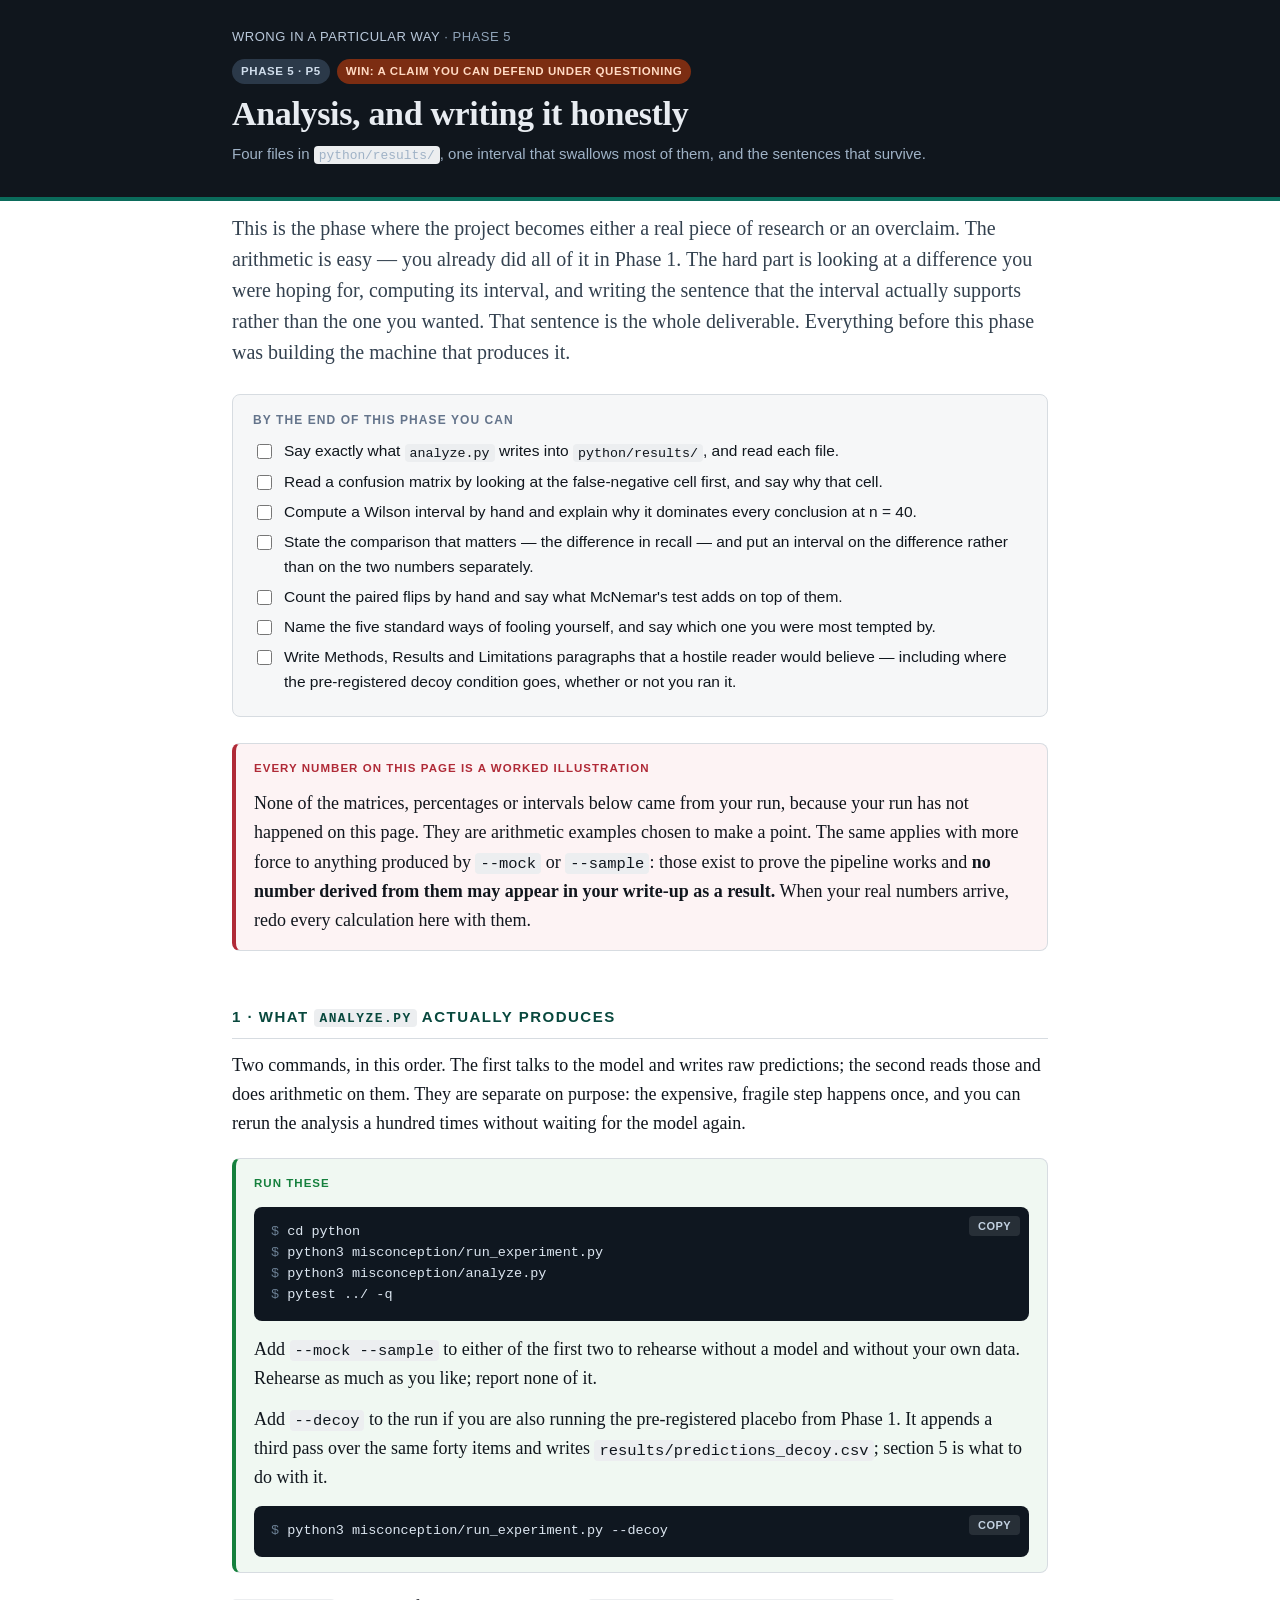
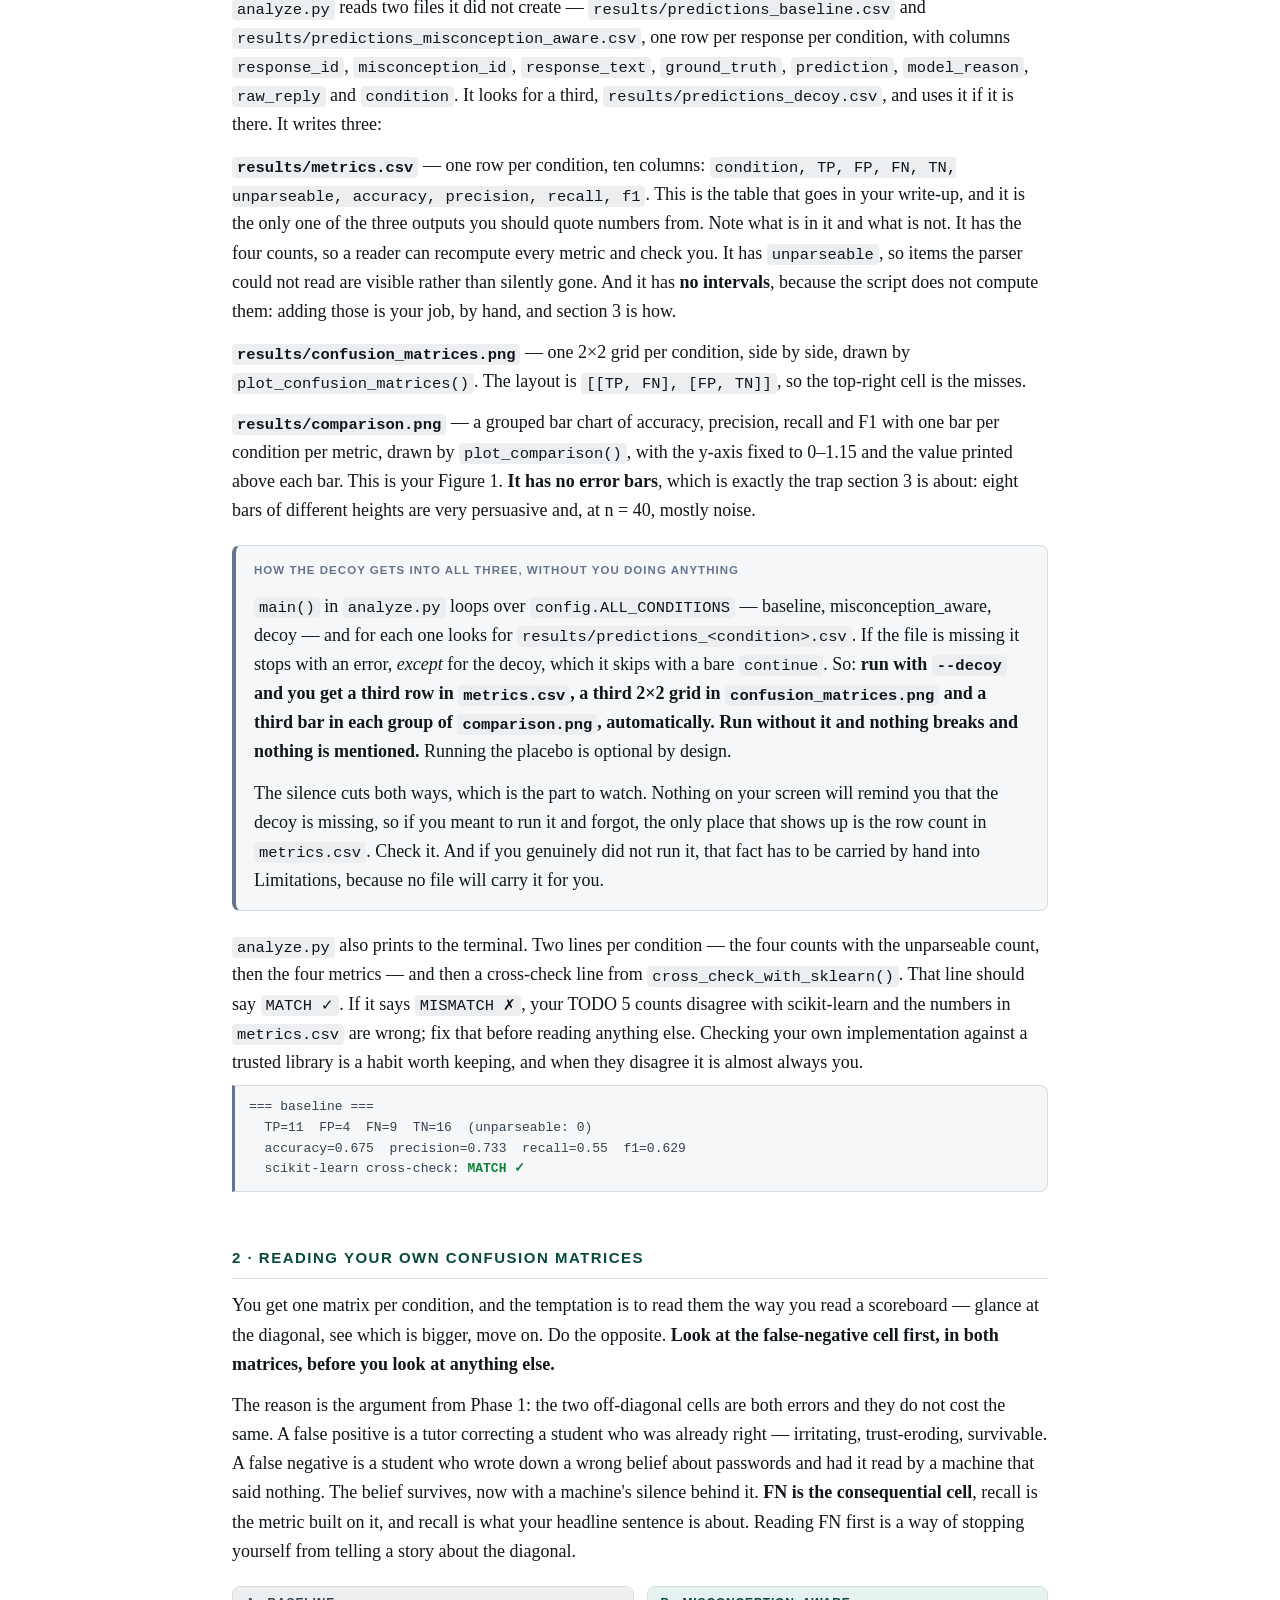
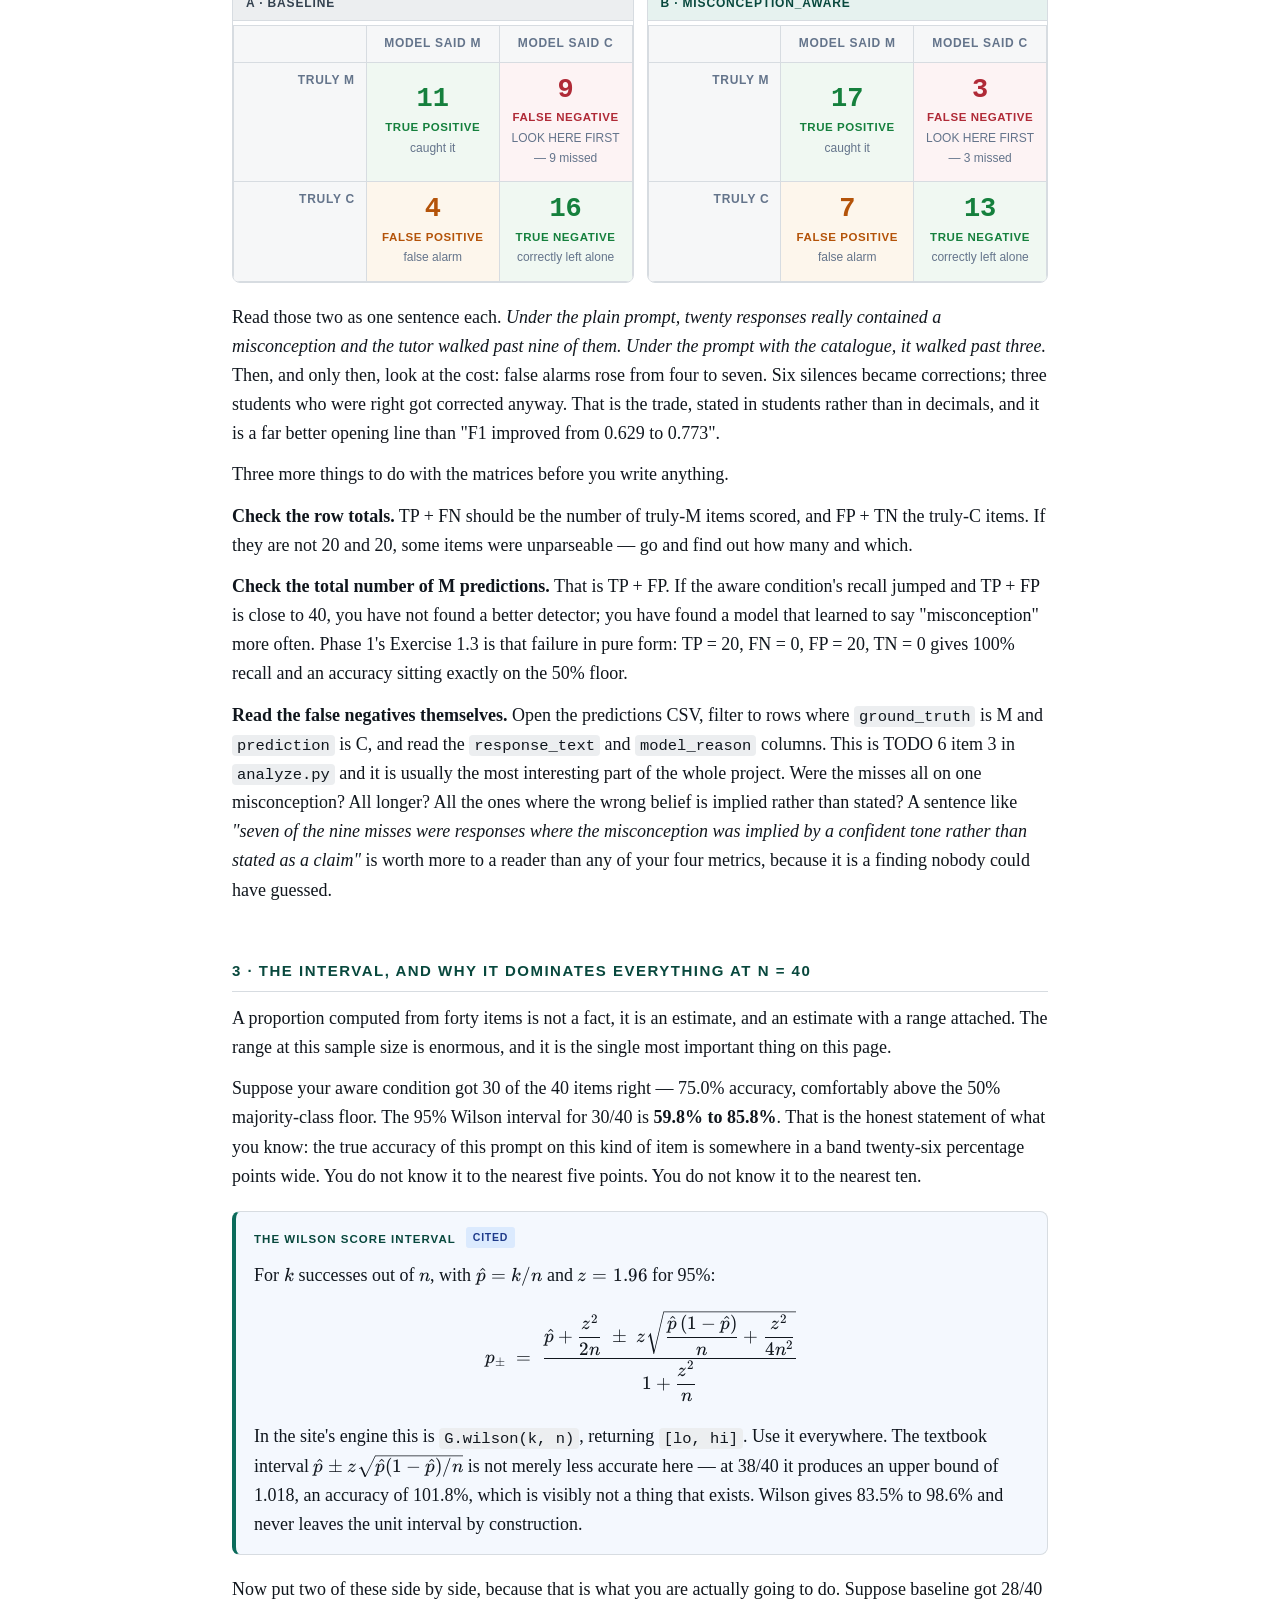
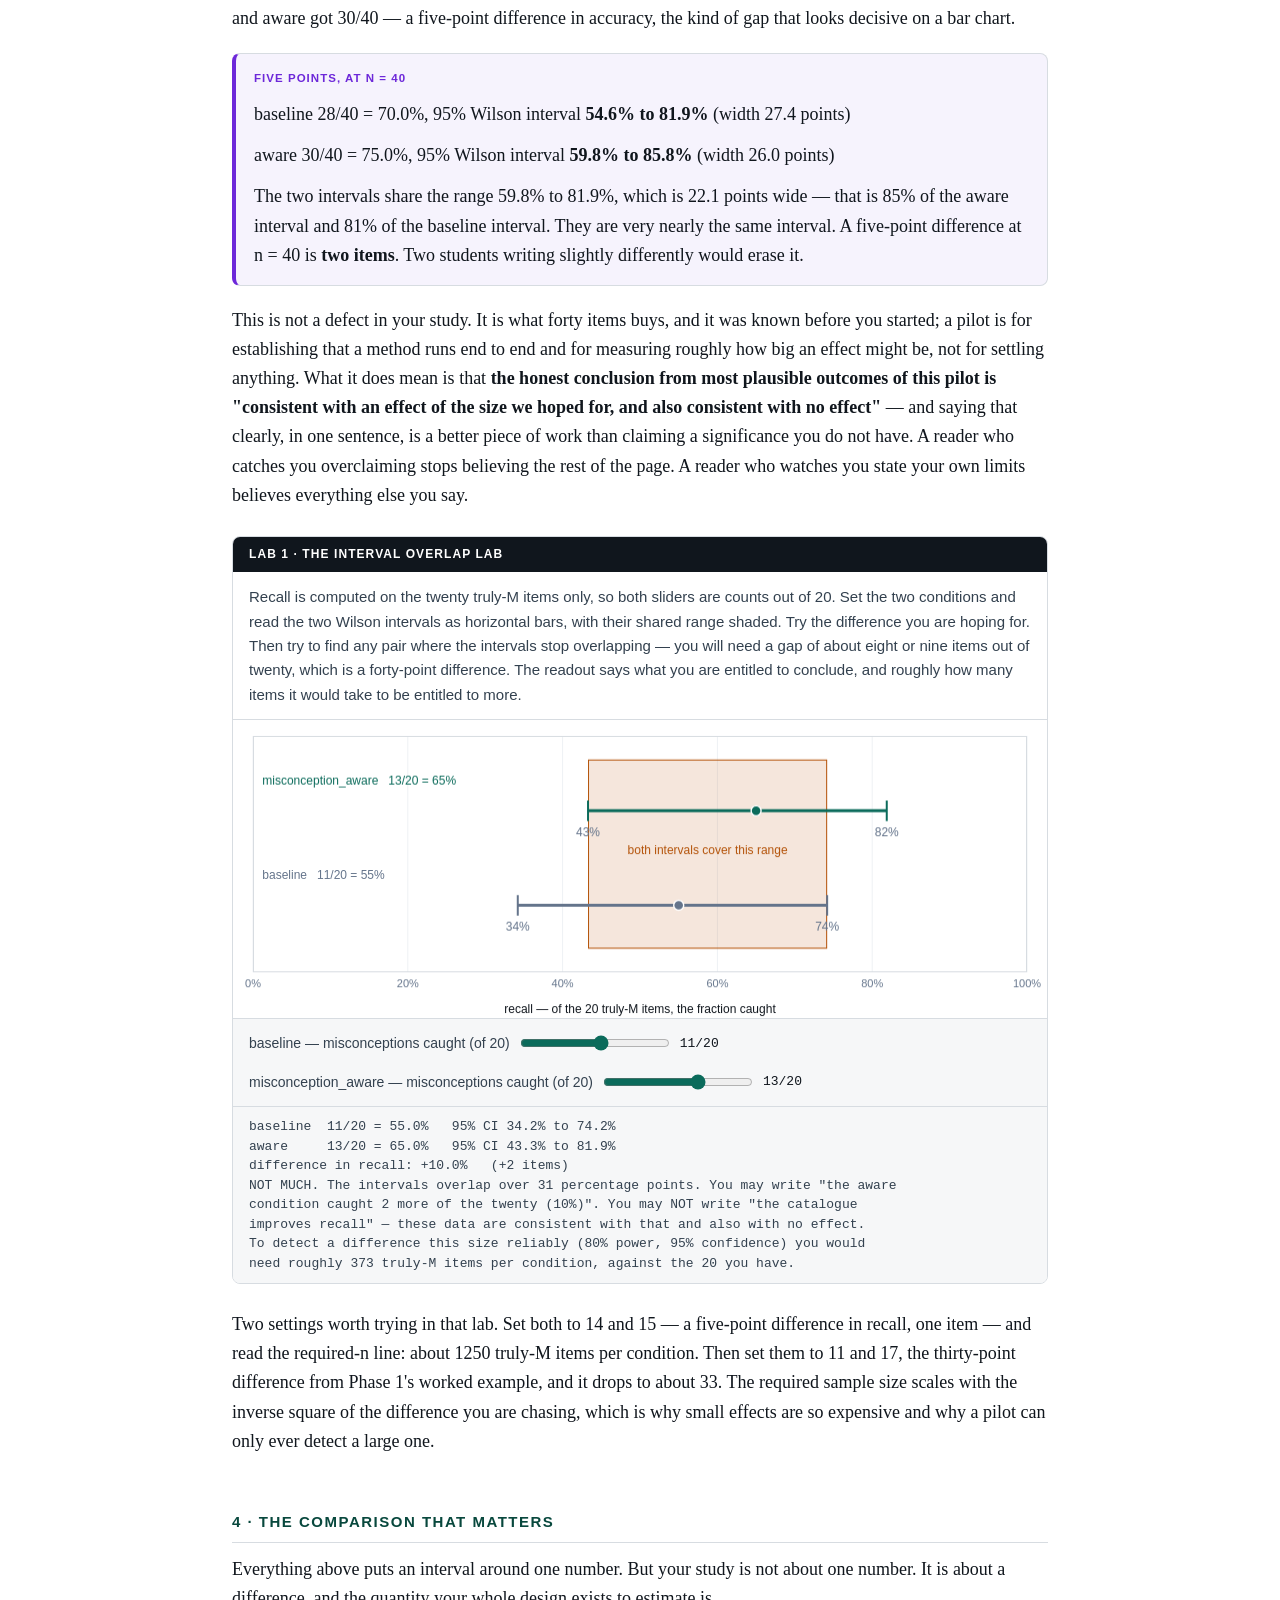
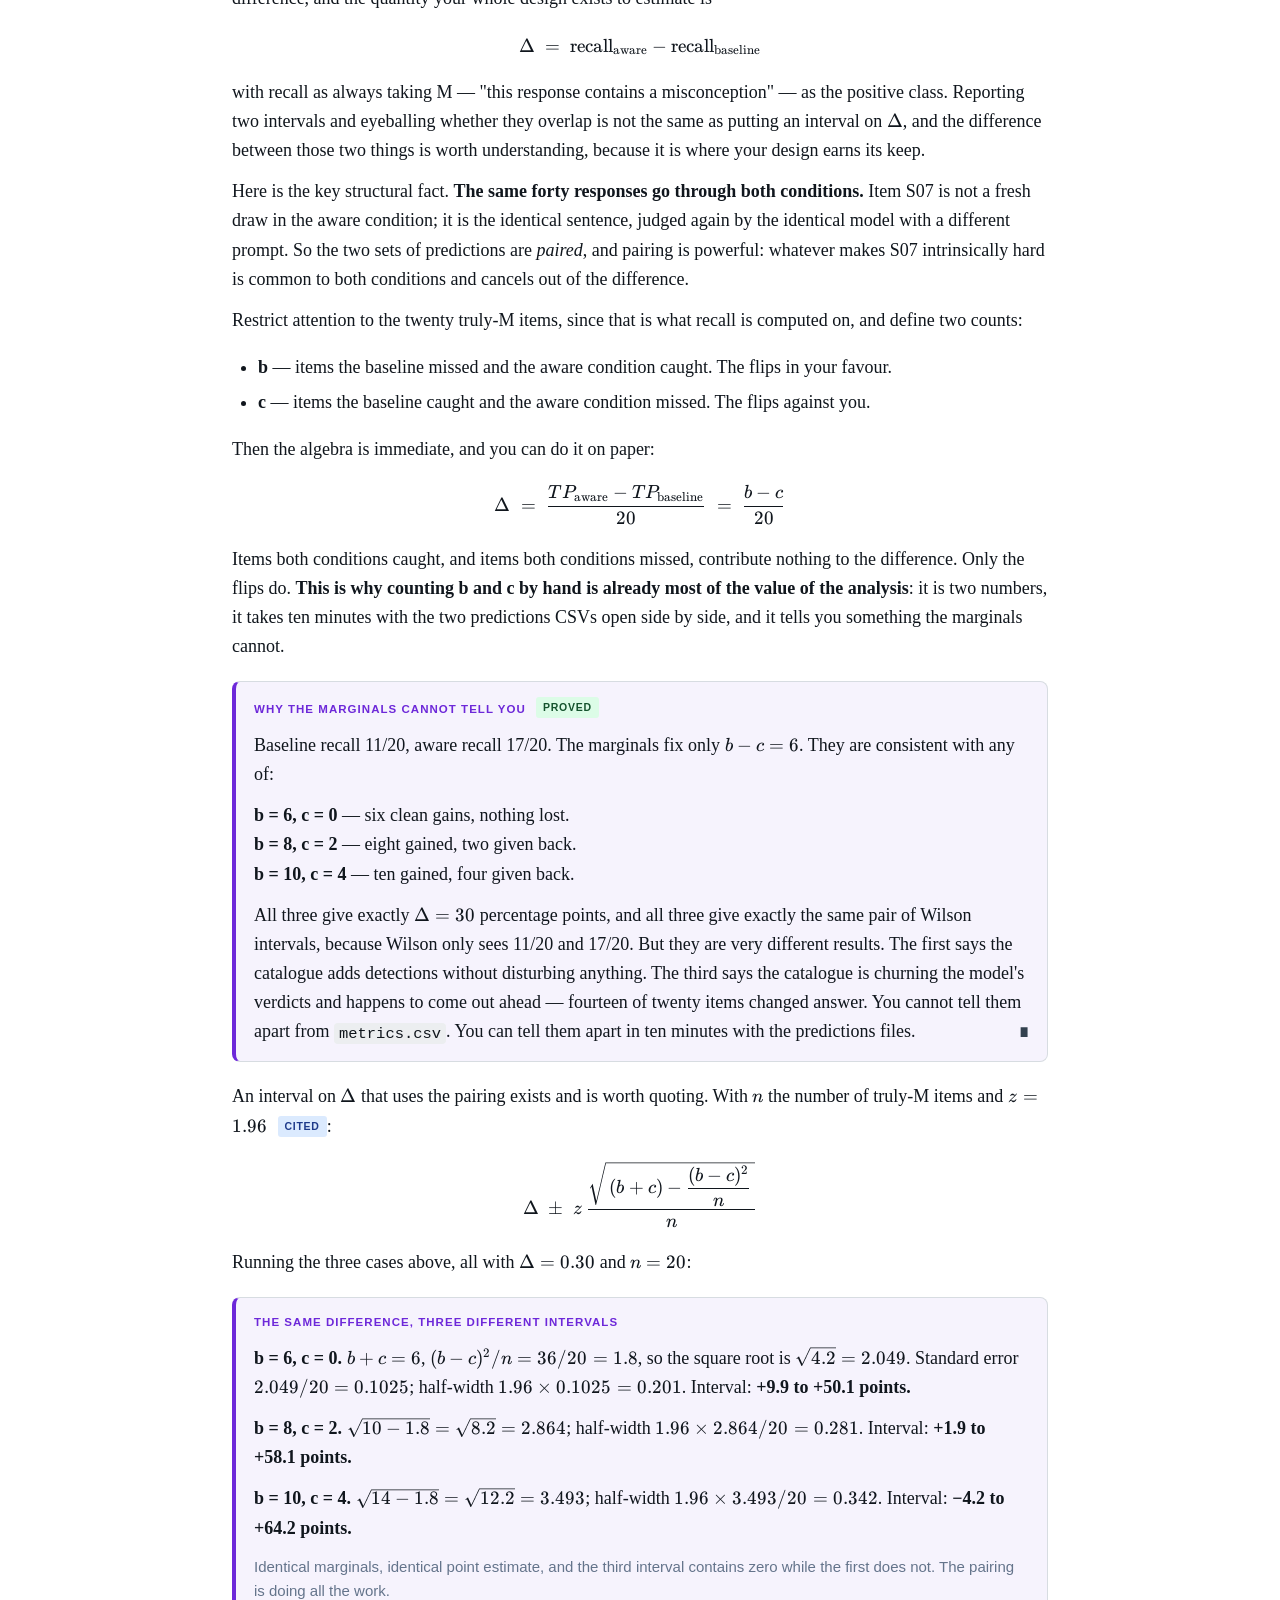
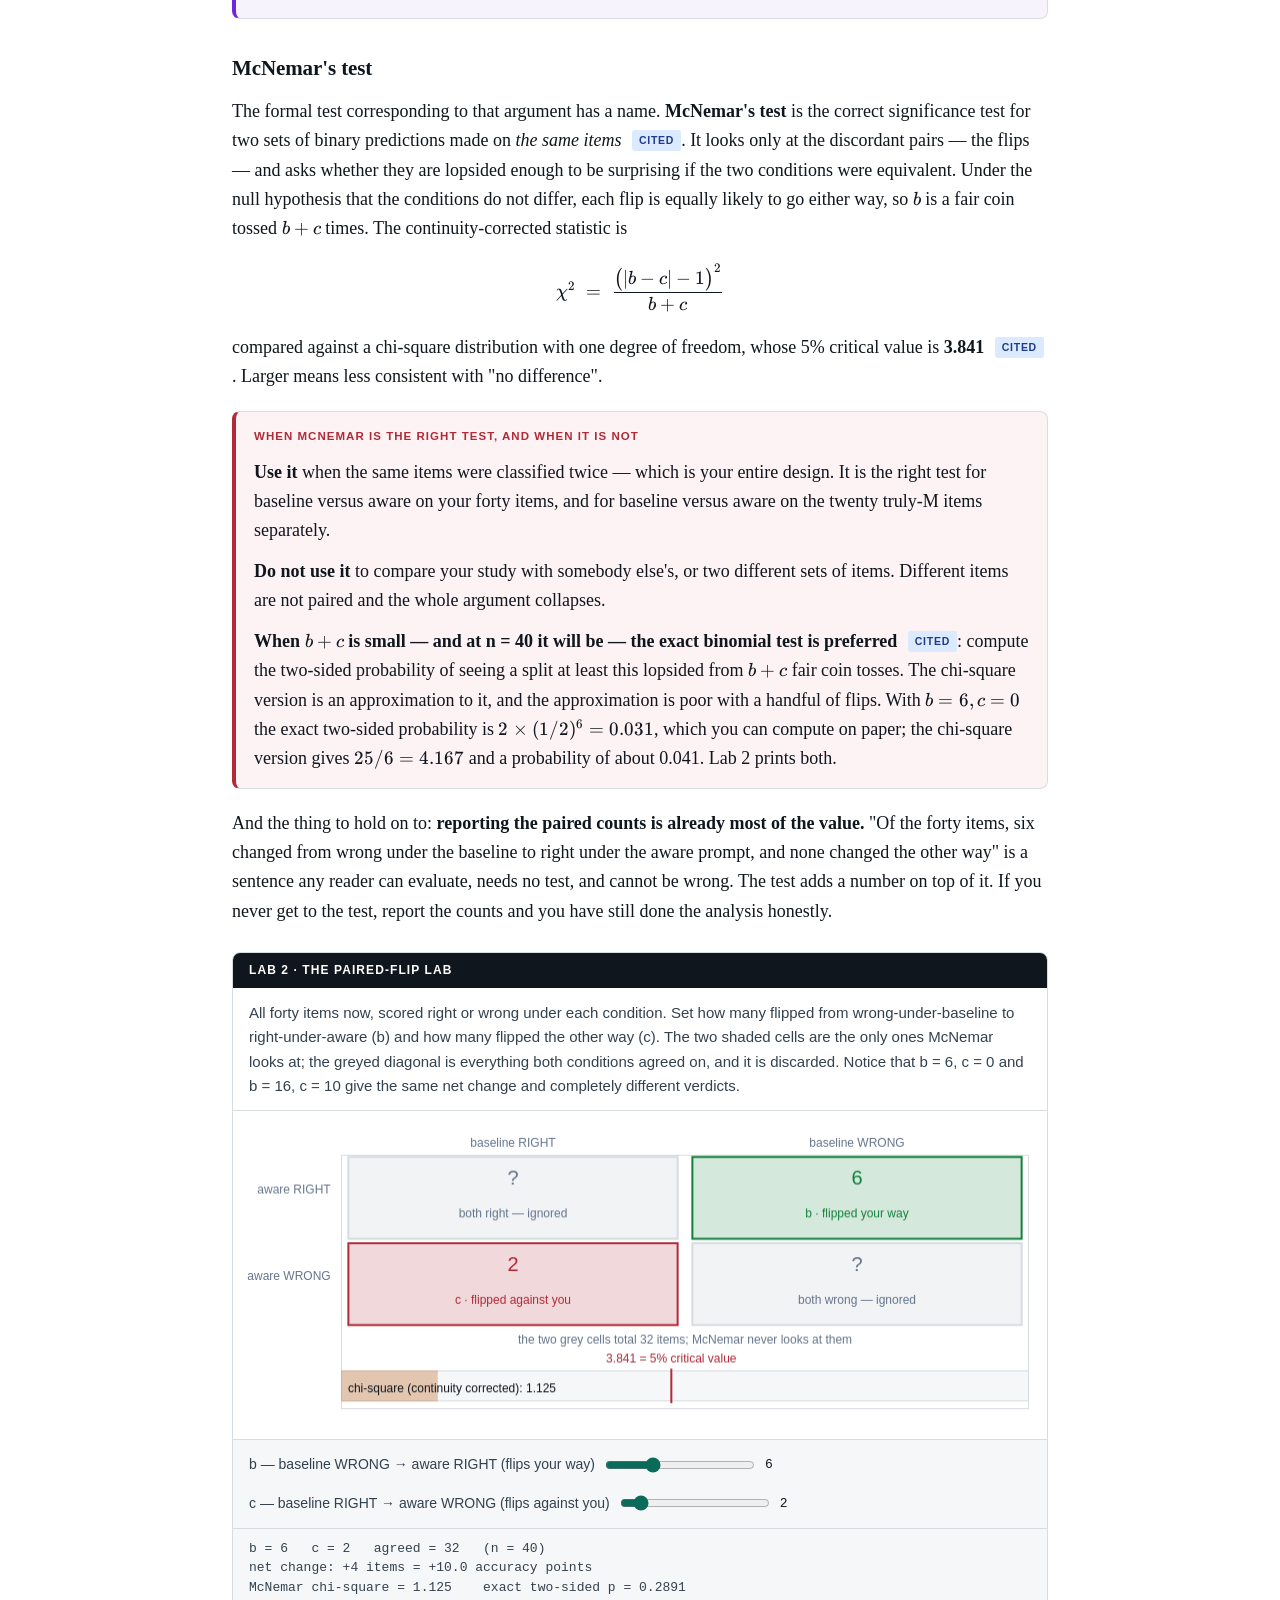
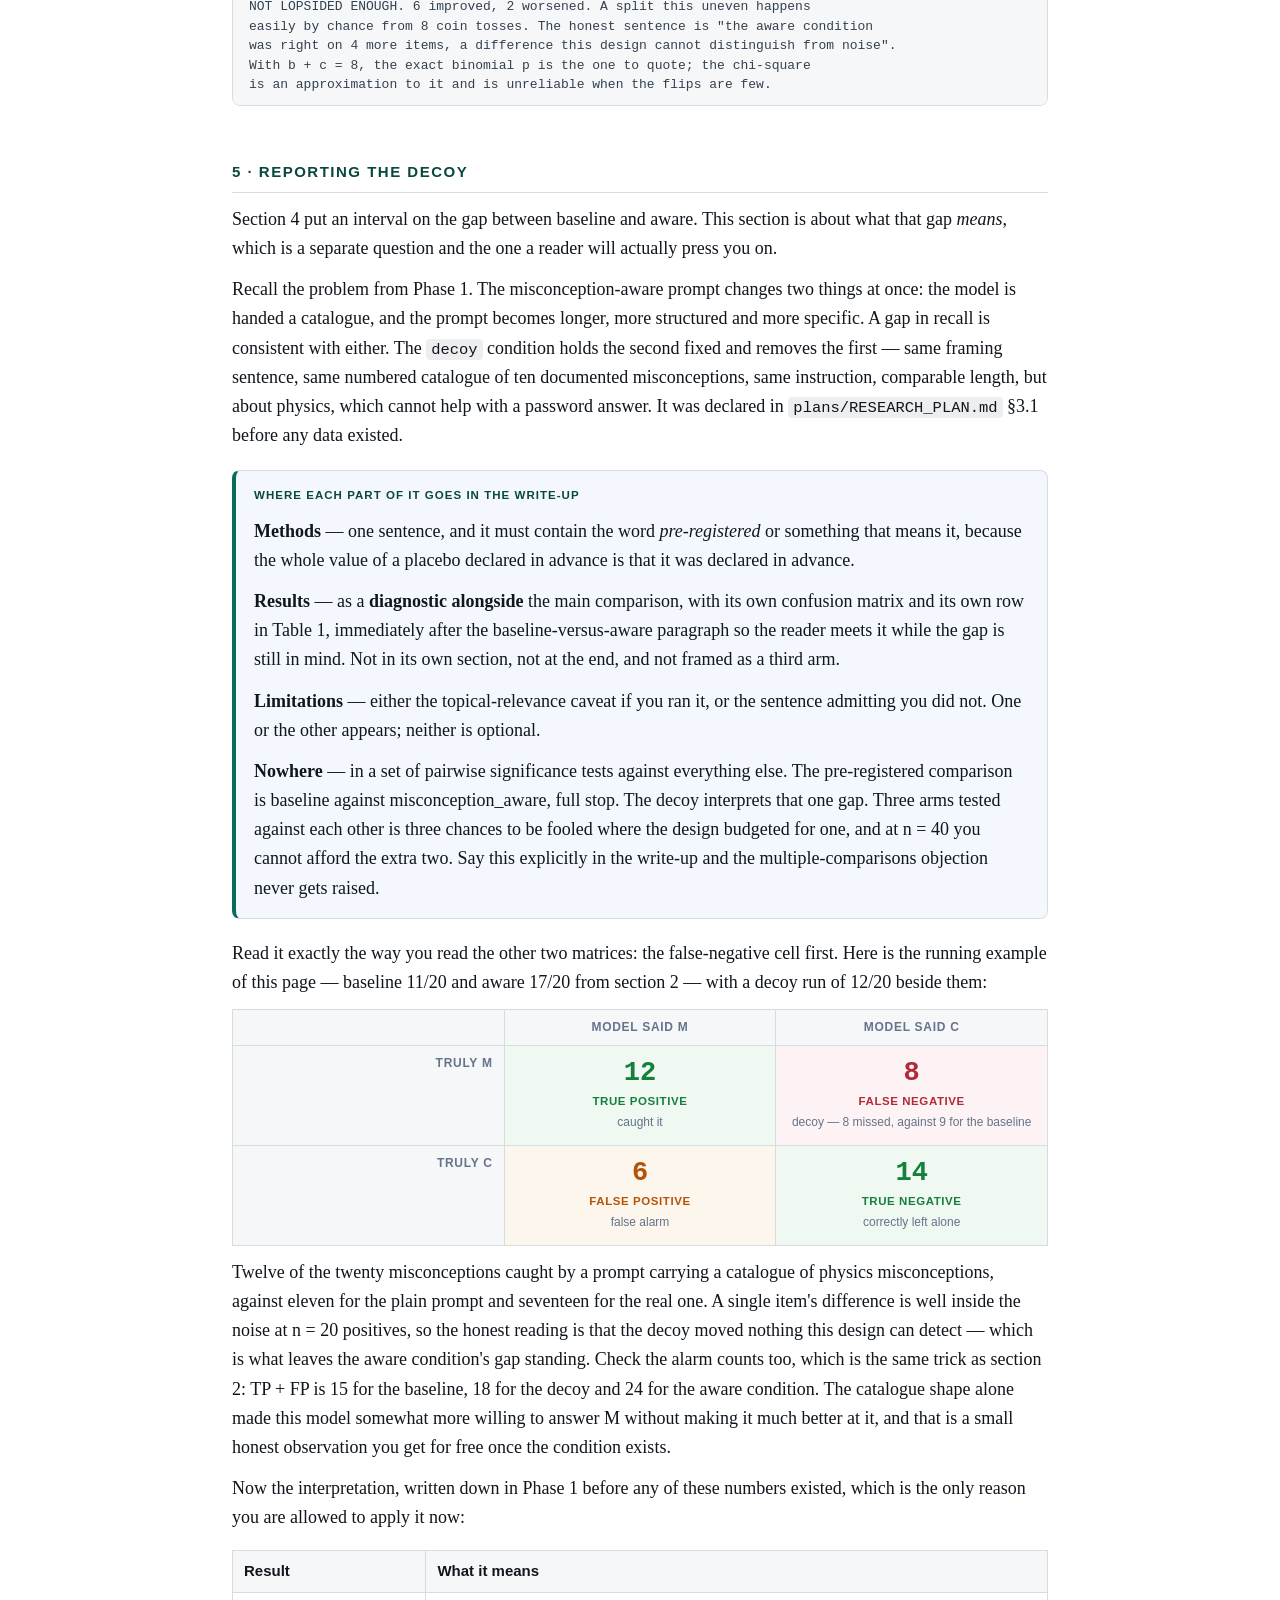
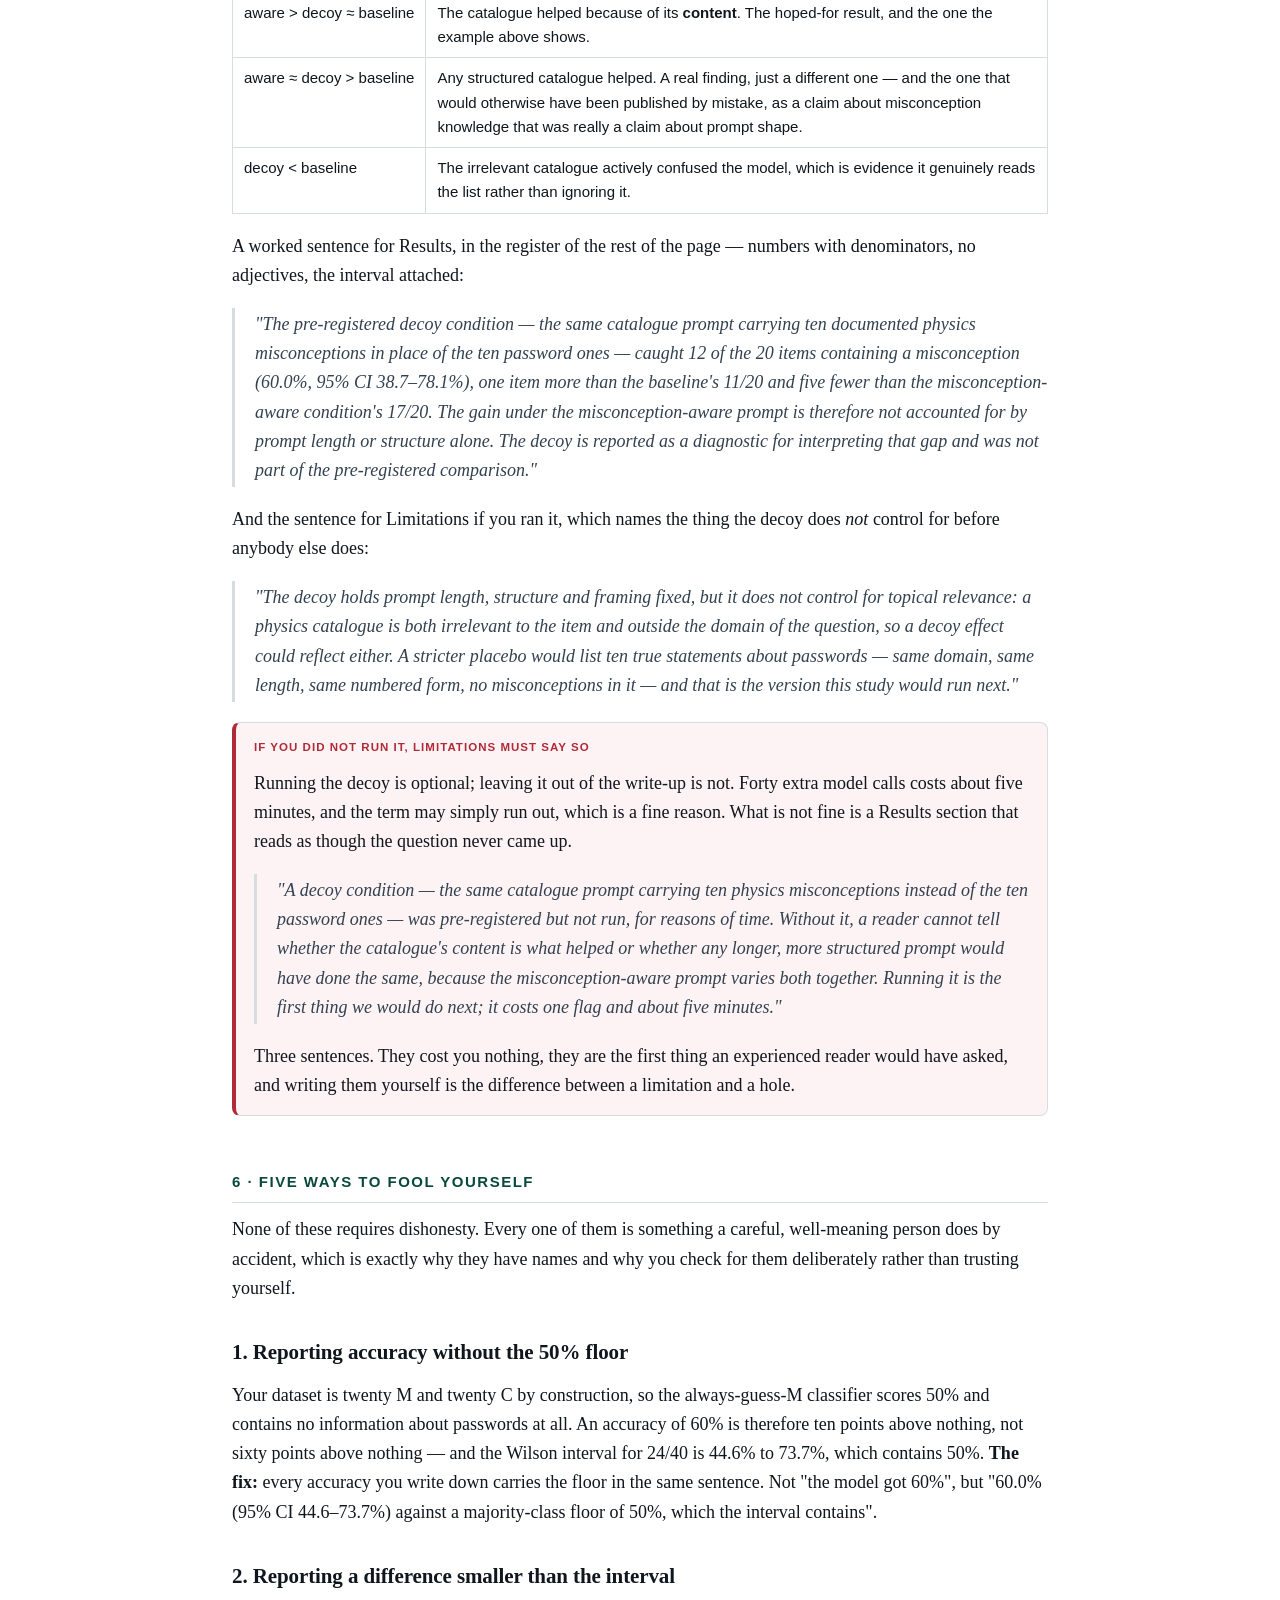
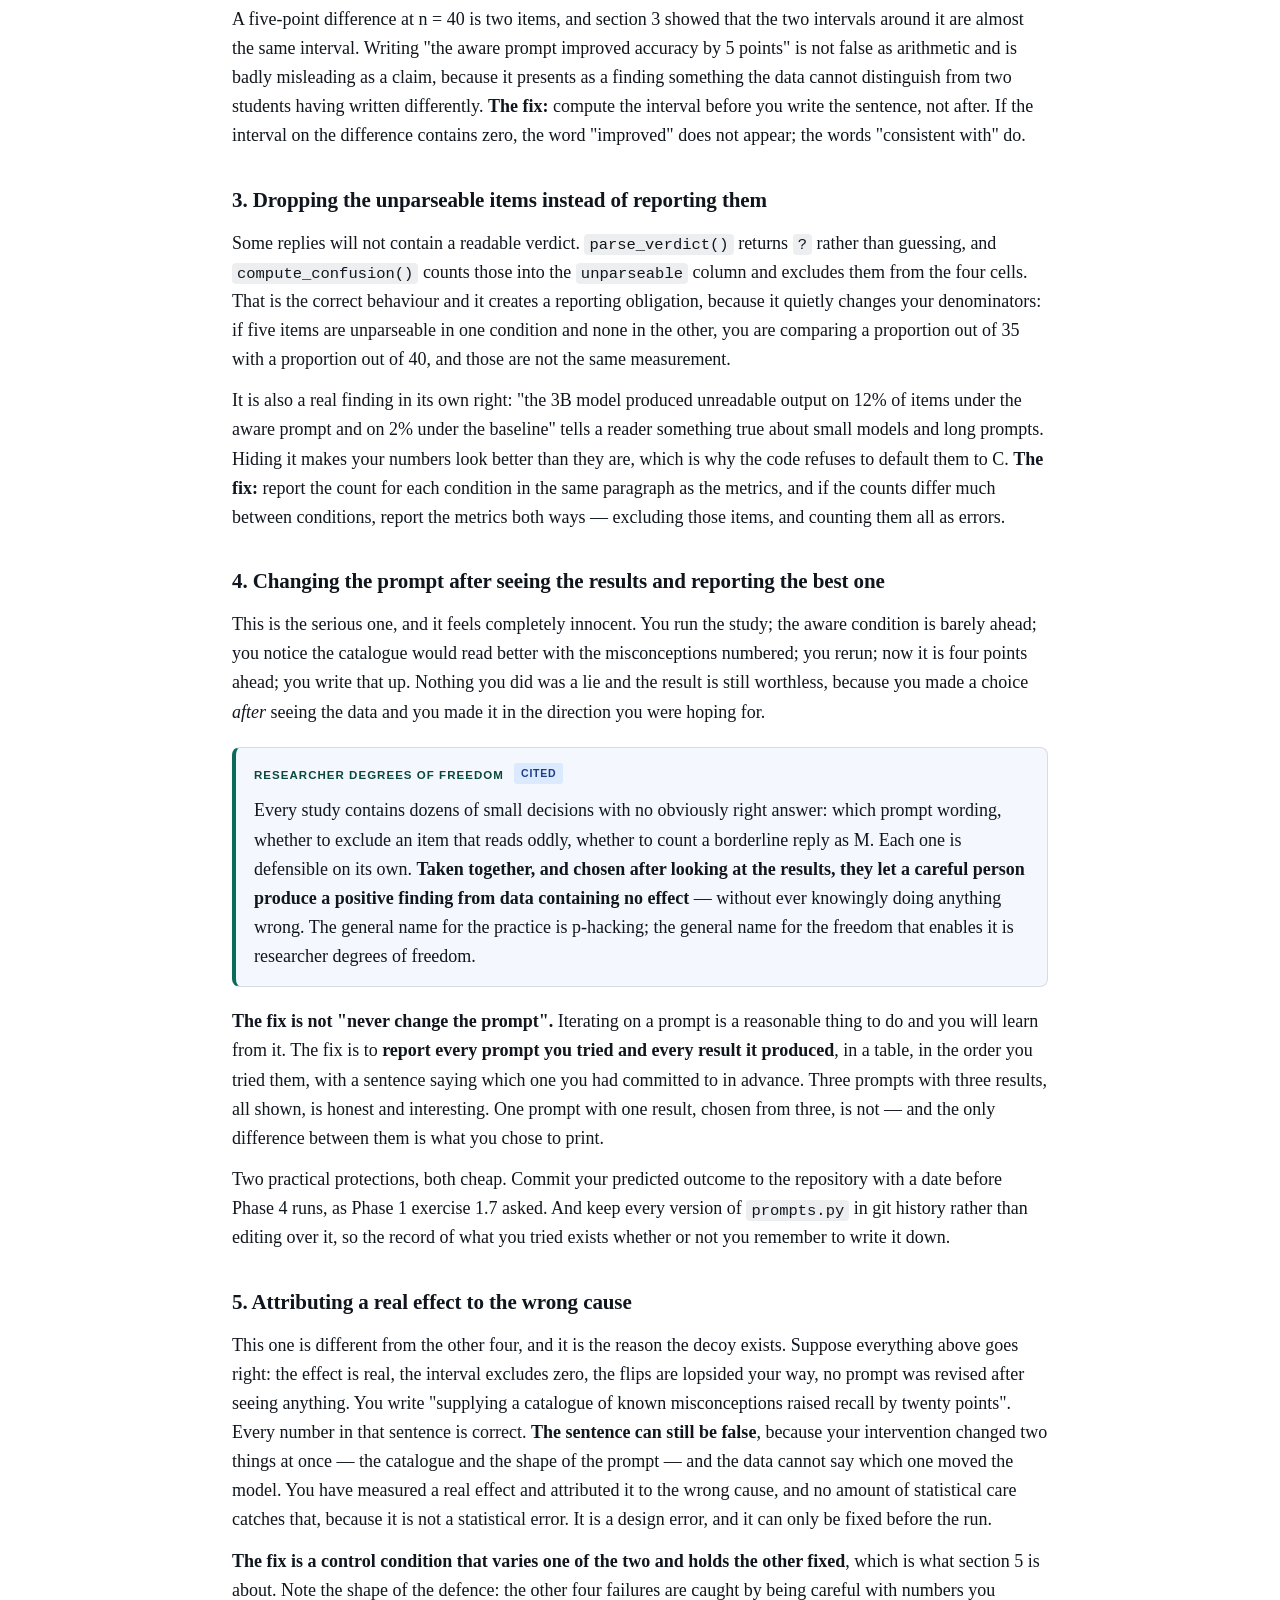
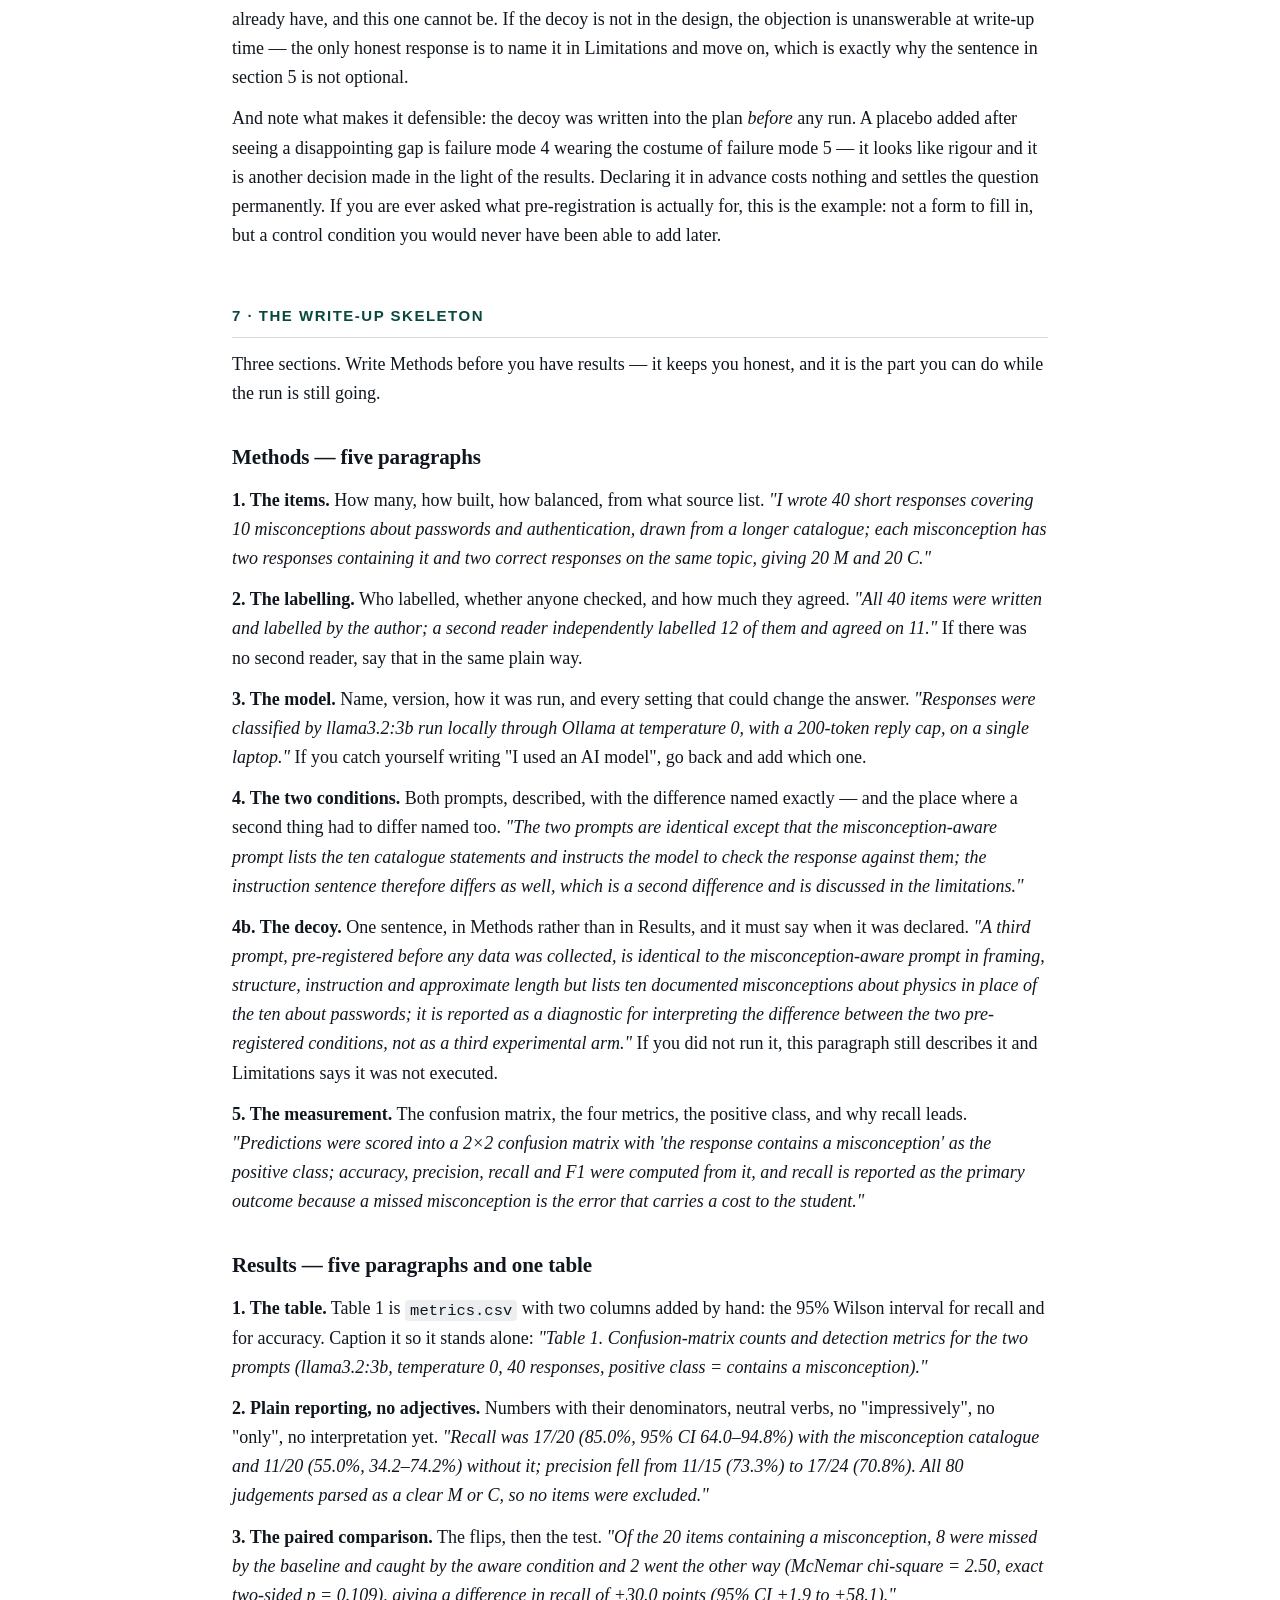
<file: docs/phases/phase-5-analysis.html>
<!DOCTYPE html>
<html lang="en">
<head>
<meta charset="utf-8">
<meta name="viewport" content="width=device-width, initial-scale=1">
<title>Phase 5 · Analysis, and writing it honestly — Wrong in a Particular Way</title>
<link rel="stylesheet" href="../assets/vendor/katex/katex.min.css">
<link rel="stylesheet" href="../assets/css/style.css">
<script src="../assets/vendor/katex/katex.min.js"></script>
<script src="../assets/vendor/katex/auto-render.min.js"></script>
<script src="../assets/js/detect.js"></script>
</head>
<body>

<header class="site">
  <div class="wrap">
    <div class="crumbs"><a href="../index.html">Wrong in a Particular Way</a> · Phase 5</div>
    <div class="badges"><span class="badge">Phase 5 · P5</span><span class="badge win">Win: a claim you can defend under questioning</span></div>
    <h1 class="chapter-title">Analysis, and writing it honestly</h1>
    <p class="chapter-sub">Four files in <code>python/results/</code>, one interval that swallows most of them, and the sentences that survive.</p>
  </div>
</header>

<main class="wrap">

<p class="lede">This is the phase where the project becomes either a real piece of research or an
overclaim. The arithmetic is easy — you already did all of it in Phase 1. The hard part is
looking at a difference you were hoping for, computing its interval, and writing the sentence
that the interval actually supports rather than the one you wanted. That sentence is the whole
deliverable. Everything before this phase was building the machine that produces it.</p>

<div class="objectives">
  <h3>By the end of this phase you can</h3>
  <ul>
    <li>Say exactly what <code>analyze.py</code> writes into <code>python/results/</code>, and read each file.</li>
    <li>Read a confusion matrix by looking at the false-negative cell first, and say why that cell.</li>
    <li>Compute a Wilson interval by hand and explain why it dominates every conclusion at n&nbsp;=&nbsp;40.</li>
    <li>State the comparison that matters — the difference in recall — and put an interval on the difference rather than on the two numbers separately.</li>
    <li>Count the paired flips by hand and say what McNemar's test adds on top of them.</li>
    <li>Name the five standard ways of fooling yourself, and say which one you were most tempted by.</li>
    <li>Write Methods, Results and Limitations paragraphs that a hostile reader would believe —
    including where the pre-registered decoy condition goes, whether or not you ran it.</li>
  </ul>
</div>

<div class="box warning">
  <span class="lbl">Every number on this page is a worked illustration</span>
  <p>None of the matrices, percentages or intervals below came from your run, because your run
  has not happened on this page. They are arithmetic examples chosen to make a point. The same
  applies with more force to anything produced by <code>--mock</code> or <code>--sample</code>:
  those exist to prove the pipeline works and <strong>no number derived from them may appear in
  your write-up as a result.</strong> When your real numbers arrive, redo every calculation here
  with them.</p>
</div>

<h2>1 · What <code>analyze.py</code> actually produces</h2>

<p>Two commands, in this order. The first talks to the model and writes raw predictions; the
second reads those and does arithmetic on them. They are separate on purpose: the expensive,
fragile step happens once, and you can rerun the analysis a hundred times without waiting for
the model again.</p>

<div class="box python">
  <span class="lbl">Run these</span>
  <div class="cmd"><pre><span class="p">$ </span>cd python
<span class="p">$ </span>python3 misconception/run_experiment.py
<span class="p">$ </span>python3 misconception/analyze.py
<span class="p">$ </span>pytest ../ -q</pre></div>
  <p>Add <code>--mock --sample</code> to either of the first two to rehearse without a model and
  without your own data. Rehearse as much as you like; report none of it.</p>
  <p>Add <code>--decoy</code> to the run if you are also running the pre-registered placebo from
  Phase 1. It appends a third pass over the same forty items and writes
  <code>results/predictions_decoy.csv</code>; section 5 is what to do with it.</p>
  <div class="cmd"><pre><span class="p">$ </span>python3 misconception/run_experiment.py --decoy</pre></div>
</div>

<p><code>analyze.py</code> reads two files it did not create —
<code>results/predictions_baseline.csv</code> and
<code>results/predictions_misconception_aware.csv</code>, one row per response per condition,
with columns <code>response_id</code>, <code>misconception_id</code>,
<code>response_text</code>, <code>ground_truth</code>, <code>prediction</code>,
<code>model_reason</code>, <code>raw_reply</code> and <code>condition</code>. It looks for a third,
<code>results/predictions_decoy.csv</code>, and uses it if it is there. It writes three:</p>

<p><strong><code>results/metrics.csv</code></strong> — one row per condition, ten columns:
<code>condition, TP, FP, FN, TN, unparseable, accuracy, precision, recall, f1</code>. This is the
table that goes in your write-up, and it is the only one of the three outputs you should quote
numbers from. Note what is in it and what is not. It has the four counts, so a reader can
recompute every metric and check you. It has <code>unparseable</code>, so items the parser could
not read are visible rather than silently gone. And it has <strong>no intervals</strong>, because
the script does not compute them: adding those is your job, by hand, and section 3 is how.</p>

<p><strong><code>results/confusion_matrices.png</code></strong> — one 2×2 grid per condition,
side by side, drawn by <code>plot_confusion_matrices()</code>. The layout is
<code>[[TP, FN], [FP, TN]]</code>, so the top-right cell is the misses.</p>

<p><strong><code>results/comparison.png</code></strong> — a grouped bar chart of accuracy,
precision, recall and F1 with one bar per condition per metric, drawn by
<code>plot_comparison()</code>, with the y-axis fixed to 0–1.15 and the value printed above each
bar. This is your Figure 1. <strong>It has no error bars</strong>, which is exactly the trap
section 3 is about: eight bars of different heights are very persuasive and, at n = 40, mostly
noise.</p>

<div class="box aside">
  <span class="lbl">How the decoy gets into all three, without you doing anything</span>
  <p><code>main()</code> in <code>analyze.py</code> loops over <code>config.ALL_CONDITIONS</code>
  — baseline, misconception_aware, decoy — and for each one looks for
  <code>results/predictions_&lt;condition&gt;.csv</code>. If the file is missing it stops with an
  error, <em>except</em> for the decoy, which it skips with a bare <code>continue</code>. So:
  <strong>run with <code>--decoy</code> and you get a third row in
  <code>metrics.csv</code>, a third 2×2 grid in <code>confusion_matrices.png</code> and a third
  bar in each group of <code>comparison.png</code>, automatically. Run without it and nothing
  breaks and nothing is mentioned.</strong> Running the placebo is optional by design.</p>
  <p>The silence cuts both ways, which is the part to watch. Nothing on your screen will remind
  you that the decoy is missing, so if you meant to run it and forgot, the only place that shows
  up is the row count in <code>metrics.csv</code>. Check it. And if you genuinely did not run it,
  that fact has to be carried by hand into Limitations, because no file will carry it for
  you.</p>
</div>

<p><code>analyze.py</code> also prints to the terminal. Two lines per condition — the four counts
with the unparseable count, then the four metrics — and then a cross-check line from
<code>cross_check_with_sklearn()</code>. That line should say <code>MATCH ✓</code>. If it says
<code>MISMATCH ✗</code>, your TODO 5 counts disagree with scikit-learn and the numbers in
<code>metrics.csv</code> are wrong; fix that before reading anything else. Checking your own
implementation against a trusted library is a habit worth keeping, and when they disagree it is
almost always you.</p>

<div class="out">=== baseline ===
  TP=11  FP=4  FN=9  TN=16  (unparseable: 0)
  accuracy=0.675  precision=0.733  recall=0.55  f1=0.629
  scikit-learn cross-check: <b>MATCH ✓</b></div>

<h2>2 · Reading your own confusion matrices</h2>

<p>You get one matrix per condition, and the temptation is to read them the way you read a
scoreboard — glance at the diagonal, see which is bigger, move on. Do the opposite.
<strong>Look at the false-negative cell first, in both matrices, before you look at anything
else.</strong></p>

<p>The reason is the argument from Phase 1: the two off-diagonal cells are both errors and they
do not cost the same. A false positive is a tutor correcting a student who was already right —
irritating, trust-eroding, survivable. A false negative is a student who wrote down a wrong
belief about passwords and had it read by a machine that said nothing. The belief survives, now
with a machine's silence behind it. <strong>FN is the consequential cell</strong>, recall is the
metric built on it, and recall is what your headline sentence is about. Reading FN first is a
way of stopping yourself from telling a story about the diagonal.</p>

<div class="ab">
  <div class="a">
    <div class="ab-h">A · baseline</div>
    <div id="m5a"></div>
  </div>
  <div class="b">
    <div class="ab-h">B · misconception_aware</div>
    <div id="m5b"></div>
  </div>
</div>

<script>
G.lab(function () {
  G.matrix('m5a', { tp: 11, fn: 9, fp: 4, tn: 16 },
           { fnNote: 'LOOK HERE FIRST — 9 missed' });
  G.matrix('m5b', { tp: 17, fn: 3, fp: 7, tn: 13 },
           { fnNote: 'LOOK HERE FIRST — 3 missed' });
});
</script>

<p>Read those two as one sentence each. <em>Under the plain prompt, twenty responses really
contained a misconception and the tutor walked past nine of them. Under the prompt with the
catalogue, it walked past three.</em> Then, and only then, look at the cost: false alarms rose
from four to seven. Six silences became corrections; three students who were right got corrected
anyway. That is the trade, stated in students rather than in decimals, and it is a far better
opening line than "F1 improved from 0.629 to 0.773".</p>

<p>Three more things to do with the matrices before you write anything.</p>

<p><strong>Check the row totals.</strong> TP + FN should be the number of truly-M items scored, and
FP + TN the truly-C items. If they are not 20 and 20, some items were unparseable — go and find
out how many and which.</p>

<p><strong>Check the total number of M predictions.</strong> That is TP + FP. If the aware
condition's recall jumped and TP + FP is close to 40, you have not found a better detector; you
have found a model that learned to say "misconception" more often. Phase 1's Exercise 1.3 is that
failure in pure form: TP = 20, FN = 0, FP = 20, TN = 0 gives 100% recall and an accuracy sitting
exactly on the 50% floor.</p>

<p><strong>Read the false negatives themselves.</strong> Open the predictions CSV, filter to rows
where <code>ground_truth</code> is M and <code>prediction</code> is C, and read the
<code>response_text</code> and <code>model_reason</code> columns. This is TODO 6 item 3 in
<code>analyze.py</code> and it is usually the most interesting part of the whole project. Were
the misses all on one misconception? All longer? All the ones where the wrong belief is implied
rather than stated? A sentence like <em>"seven of the nine misses were responses where the
misconception was implied by a confident tone rather than stated as a claim"</em> is worth more
to a reader than any of your four metrics, because it is a finding nobody could have guessed.</p>

<h2>3 · The interval, and why it dominates everything at n = 40</h2>

<p>A proportion computed from forty items is not a fact, it is an estimate, and an estimate with
a range attached. The range at this sample size is enormous, and it is the single most important
thing on this page.</p>

<p>Suppose your aware condition got 30 of the 40 items right — 75.0% accuracy, comfortably above
the 50% majority-class floor. The 95% Wilson interval for 30/40 is
<strong>59.8% to 85.8%</strong>. That is the honest statement of what you know: the true accuracy
of this prompt on this kind of item is somewhere in a band twenty-six percentage points wide. You
do not know it to the nearest five points. You do not know it to the nearest ten.</p>

<div class="box definition">
  <span class="lbl">The Wilson score interval <span class="status cited">cited</span></span>
  <p>For \(k\) successes out of \(n\), with \(\hat p = k/n\) and \(z = 1.96\) for 95%:</p>
  $$p_{\pm} \;=\; \frac{\hat p + \dfrac{z^{2}}{2n} \;\pm\; z\sqrt{\dfrac{\hat p\,(1-\hat p)}{n} + \dfrac{z^{2}}{4n^{2}}}}{1 + \dfrac{z^{2}}{n}}$$
  <p>In the site's engine this is <code>G.wilson(k, n)</code>, returning
  <code>[lo, hi]</code>. Use it everywhere. The textbook interval
  \(\hat p \pm z\sqrt{\hat p(1-\hat p)/n}\) is not merely less accurate here — at 38/40 it
  produces an upper bound of 1.018, an accuracy of 101.8%, which is visibly not a thing that
  exists. Wilson gives 83.5% to 98.6% and never leaves the unit interval by construction.</p>
</div>

<p>Now put two of these side by side, because that is what you are actually going to do. Suppose
baseline got 28/40 and aware got 30/40 — a five-point difference in accuracy, the kind of gap
that looks decisive on a bar chart.</p>

<div class="box example">
  <span class="lbl">Five points, at n = 40</span>
  <p>baseline 28/40 = 70.0%, 95% Wilson interval <strong>54.6% to 81.9%</strong> (width 27.4 points)</p>
  <p>aware 30/40 = 75.0%, 95% Wilson interval <strong>59.8% to 85.8%</strong> (width 26.0 points)</p>
  <p>The two intervals share the range 59.8% to 81.9%, which is 22.1 points wide — that is 85%
  of the aware interval and 81% of the baseline interval. They are very nearly the same interval.
  A five-point difference at n = 40 is <strong>two items</strong>. Two students writing slightly
  differently would erase it.</p>
</div>

<p>This is not a defect in your study. It is what forty items buys, and it was known before you
started; a pilot is for establishing that a method runs end to end and for measuring roughly how
big an effect might be, not for settling anything. What it does mean is that
<strong>the honest conclusion from most plausible outcomes of this pilot is "consistent with an
effect of the size we hoped for, and also consistent with no effect"</strong> — and saying that
clearly, in one sentence, is a better piece of work than claiming a significance you do not have.
A reader who catches you overclaiming stops believing the rest of the page. A reader who watches
you state your own limits believes everything else you say.</p>

<div class="lab">
  <div class="lab-title">Lab 1 · The interval overlap lab</div>
  <p class="lab-desc">Recall is computed on the twenty truly-M items only, so both sliders are
  counts out of 20. Set the two conditions and read the two Wilson intervals as horizontal bars,
  with their shared range shaded. Try the difference you are hoping for. Then try to find any
  pair where the intervals stop overlapping — you will need a gap of about eight or nine items
  out of twenty, which is a forty-point difference. The readout says what you are entitled to
  conclude, and roughly how many items it would take to be entitled to more.</p>
  <canvas id="ovl" height="300"></canvas>
  <div class="controls" id="ovlctl"></div>
  <div class="readout" id="ovlout"></div>
</div>

<script>
G.lab(function () {
  var st = G.controls('ovlctl', [
    { k: 'kb', type: 'range', label: 'baseline — misconceptions caught (of 20)',
      min: 0, max: 20, step: 1, value: 11,
      fmt: function (v) { return v + '/20'; } },
    { k: 'ka', type: 'range', label: 'misconception_aware — misconceptions caught (of 20)',
      min: 0, max: 20, step: 1, value: 13,
      fmt: function (v) { return v + '/20'; } }
  ], draw);

  /* Rough sample size per condition for two independent proportions at
     alpha = 0.05 and 80% power:  n = (1.96 + 0.8416)^2 * [p1 q1 + p2 q2] / d^2.
     (1.96 + 0.8416)^2 = 7.849. This is a planning approximation, not a
     property of your data, and the paired design needs somewhat fewer. */
  function requiredN(p1, p2) {
    var d = p2 - p1;
    if (d === 0) return null;
    return 7.849 * (p1 * (1 - p1) + p2 * (1 - p2)) / (d * d);
  }

  function bar(fr, y, k, ci, col, name) {
    var p = k / 20;
    fr.line([[ci[0], y], [ci[1], y]], { color: col, width: 3 });
    fr.line([[ci[0], y - 0.13], [ci[0], y + 0.13]], { color: col, width: 2 });
    fr.line([[ci[1], y - 0.13], [ci[1], y + 0.13]], { color: col, width: 2 });
    fr.dot(p, y, { color: col, r: 5, ring: true });
    fr.text(0.012, y + 0.30, name + '   ' + k + '/20 = ' + G.pct(p, 0),
            { color: col, align: 'left' });
    fr.text(ci[0], y - 0.36, G.pct(ci[0], 0), { color: G.COL.muted, align: 'center' });
    fr.text(ci[1], y - 0.36, G.pct(ci[1], 0), { color: G.COL.muted, align: 'center' });
  }

  function draw() {
    var cv = G.canvas('ovl'); if (!cv) return;
    var kb = Math.round(st.kb), ka = Math.round(st.ka);
    var pb = kb / 20, pa = ka / 20;
    var cb = G.wilson(kb, 20), ca = G.wilson(ka, 20);
    var ovLo = Math.max(cb[0], ca[0]), ovHi = Math.min(cb[1], ca[1]);
    var overlaps = ovHi > ovLo;

    var fr = G.frame(cv.ctx, cv.w, cv.h, {
      xmin: 0, xmax: 1, ymin: 0, ymax: 3,
      margin: { left: 20, right: 20, top: 16, bottom: 46 }
    });
    fr.axes({ xlabel: 'recall — of the 20 truly-M items, the fraction caught',
              xticks: 5, yticks: 0, grid: true,
              xfmt: function (v) { return (100 * v).toFixed(0) + '%'; } });

    if (overlaps) {
      fr.rect(ovLo, 0.30, ovHi, 2.70,
              { fill: G.COL.amber, alpha: 0.14, stroke: G.COL.amber, width: 1 });
      fr.text((ovLo + ovHi) / 2, 1.47, 'both intervals cover this range',
              { color: G.COL.amber, align: 'center' });
    } else {
      fr.text(0.5, 1.47, 'the two intervals do not overlap',
              { color: G.COL.green, align: 'center' });
    }

    bar(fr, 2.05, ka, ca, G.COL.accent, 'misconception_aware');
    bar(fr, 0.85, kb, cb, G.COL.muted, 'baseline');

    var diff = pa - pb;
    var need = requiredN(pb, pa);
    var verdict;

    if (kb === ka) {
      verdict = 'IDENTICAL. Both conditions caught ' + ka + ' of the 20. There is no difference\n' +
                'to interpret, and no sample size that makes a zero difference detectable.';
    } else if (!overlaps) {
      verdict = 'The marginal intervals are disjoint — a gap of ' + Math.abs(ka - kb) +
                ' items out of 20. That is a\nvery large effect and you may say the two ' +
                'conditions differ. Still report the PAIRED\ncounts (Lab 2): these are the ' +
                'same forty items twice, and the paired test is the\ncorrect one.';
    } else {
      verdict = 'NOT MUCH. The intervals overlap over ' + (100 * (ovHi - ovLo)).toFixed(0) +
                ' percentage points. You may write "the aware\ncondition caught ' +
                Math.abs(ka - kb) + ' more of the twenty (' + G.pct(Math.abs(diff), 0) +
                ')". You may NOT write "the catalogue\nimproves recall" — these data are ' +
                'consistent with that and also with no effect.';
    }

    var needLine;
    if (need === null) {
      needLine = 'Required n: not defined — there is no difference to detect.';
    } else if (need < 5) {
      needLine = 'Required n: under 5 per condition, but the formula is a normal approximation\n' +
                 'and stops being trustworthy at these extremes. Treat it as "very few".';
    } else {
      needLine = 'To detect a difference this size reliably (80% power, 95% confidence) you would\n' +
                 'need roughly ' + Math.ceil(need) + ' truly-M items per condition, against the 20 you have.';
    }

    G.say('ovlout',
      'baseline  ' + kb + '/20 = ' + G.pct(pb, 1) + '   95% CI ' +
        G.pct(cb[0], 1) + ' to ' + G.pct(cb[1], 1) + '\n' +
      'aware     ' + ka + '/20 = ' + G.pct(pa, 1) + '   95% CI ' +
        G.pct(ca[0], 1) + ' to ' + G.pct(ca[1], 1) + '\n' +
      'difference in recall: ' + (diff >= 0 ? '+' : '') + G.pct(diff, 1) +
        '   (' + (ka - kb >= 0 ? '+' : '') + (ka - kb) + ' items)\n' +
      verdict + '\n' + needLine);
  }
  draw();
});
</script>

<p>Two settings worth trying in that lab. Set both to 14 and 15 — a five-point difference in
recall, one item — and read the required-n line: about 1250 truly-M items per condition. Then set
them to 11 and 17, the thirty-point difference from Phase 1's worked example, and it drops to
about 33. The required sample size scales with the inverse square of the difference you are
chasing, which is why small effects are so expensive and why a pilot can only ever detect a large
one.</p>

<h2>4 · The comparison that matters</h2>

<p>Everything above puts an interval around one number. But your study is not about one number.
It is about a difference, and the quantity your whole design exists to estimate is</p>

$$\Delta \;=\; \text{recall}_{\text{aware}} - \text{recall}_{\text{baseline}}$$

<p>with recall as always taking M — "this response contains a misconception" — as the positive
class. Reporting two intervals and eyeballing whether they overlap is not the same as putting an
interval on \(\Delta\), and the difference between those two things is worth understanding,
because it is where your design earns its keep.</p>

<p>Here is the key structural fact. <strong>The same forty responses go through both
conditions.</strong> Item S07 is not a fresh draw in the aware condition; it is the identical
sentence, judged again by the identical model with a different prompt. So the two sets of
predictions are <em>paired</em>, and pairing is powerful: whatever makes S07 intrinsically hard is
common to both conditions and cancels out of the difference.</p>

<p>Restrict attention to the twenty truly-M items, since that is what recall is computed on, and
define two counts:</p>

<ul>
  <li><strong>b</strong> — items the baseline missed and the aware condition caught. The flips
  in your favour.</li>
  <li><strong>c</strong> — items the baseline caught and the aware condition missed. The flips
  against you.</li>
</ul>

<p>Then the algebra is immediate, and you can do it on paper:</p>

$$\Delta \;=\; \frac{TP_{\text{aware}} - TP_{\text{baseline}}}{20} \;=\; \frac{b - c}{20}$$

<p>Items both conditions caught, and items both conditions missed, contribute nothing to the
difference. Only the flips do. <strong>This is why counting b and c by hand is already most of
the value of the analysis</strong>: it is two numbers, it takes ten minutes with the two
predictions CSVs open side by side, and it tells you something the marginals cannot.</p>

<div class="box example">
  <span class="lbl">Why the marginals cannot tell you <span class="status proved">proved</span></span>
  <p>Baseline recall 11/20, aware recall 17/20. The marginals fix only \(b - c = 6\). They are
  consistent with any of:</p>
  <p><strong>b = 6, c = 0</strong> — six clean gains, nothing lost.<br>
     <strong>b = 8, c = 2</strong> — eight gained, two given back.<br>
     <strong>b = 10, c = 4</strong> — ten gained, four given back.</p>
  <p>All three give exactly \(\Delta = 30\) percentage points, and all three give exactly the
  same pair of Wilson intervals, because Wilson only sees 11/20 and 17/20. But they are very
  different results. The first says the catalogue adds detections without disturbing anything.
  The third says the catalogue is churning the model's verdicts and happens to come out ahead —
  fourteen of twenty items changed answer. You cannot tell them apart from
  <code>metrics.csv</code>. You can tell them apart in ten minutes with the predictions files.
  <span class="qed">&#8718;</span></p>
</div>

<p>An interval on \(\Delta\) that uses the pairing exists and is worth quoting. With \(n\) the
number of truly-M items and \(z = 1.96\) <span class="status cited">cited</span>:</p>

$$\Delta \;\pm\; z\,\frac{\sqrt{\,(b+c) - \dfrac{(b-c)^{2}}{n}\,}}{n}$$

<p>Running the three cases above, all with \(\Delta = 0.30\) and \(n = 20\):</p>

<div class="box example">
  <span class="lbl">The same difference, three different intervals</span>
  <p><strong>b = 6, c = 0.</strong> \(b+c = 6\), \((b-c)^2/n = 36/20 = 1.8\), so the square root
  is \(\sqrt{4.2} = 2.049\). Standard error \(2.049/20 = 0.1025\); half-width
  \(1.96 \times 0.1025 = 0.201\). Interval: <strong>+9.9 to +50.1 points.</strong></p>
  <p><strong>b = 8, c = 2.</strong> \(\sqrt{10 - 1.8} = \sqrt{8.2} = 2.864\); half-width
  \(1.96 \times 2.864/20 = 0.281\). Interval: <strong>+1.9 to +58.1 points.</strong></p>
  <p><strong>b = 10, c = 4.</strong> \(\sqrt{14 - 1.8} = \sqrt{12.2} = 3.493\); half-width
  \(1.96 \times 3.493/20 = 0.342\). Interval: <strong>−4.2 to +64.2 points.</strong></p>
  <p class="muted">Identical marginals, identical point estimate, and the third interval contains
  zero while the first does not. The pairing is doing all the work.</p>
</div>

<h3>McNemar's test</h3>

<p>The formal test corresponding to that argument has a name.
<strong>McNemar's test</strong> is the correct significance test for two sets of binary
predictions made on <em>the same items</em> <span class="status cited">cited</span>. It looks only
at the discordant pairs — the flips — and asks whether they are lopsided enough to be
surprising if the two conditions were equivalent. Under the null hypothesis that the conditions
do not differ, each flip is equally likely to go either way, so \(b\) is a fair coin tossed
\(b+c\) times. The continuity-corrected statistic is</p>

$$\chi^{2} \;=\; \frac{\bigl(|b - c| - 1\bigr)^{2}}{b + c}$$

<p>compared against a chi-square distribution with one degree of freedom, whose 5% critical value
is <strong>3.841</strong> <span class="status cited">cited</span>. Larger means less consistent
with "no difference".</p>

<div class="box warning">
  <span class="lbl">When McNemar is the right test, and when it is not</span>
  <p><strong>Use it</strong> when the same items were classified twice — which is your entire
  design. It is the right test for baseline versus aware on your forty items, and for baseline
  versus aware on the twenty truly-M items separately.</p>
  <p><strong>Do not use it</strong> to compare your study with somebody else's, or two different
  sets of items. Different items are not paired and the whole argument collapses.</p>
  <p><strong>When \(b+c\) is small — and at n = 40 it will be — the exact binomial test is
  preferred</strong> <span class="status cited">cited</span>: compute the two-sided probability
  of seeing a split at least this lopsided from \(b+c\) fair coin tosses. The chi-square version
  is an approximation to it, and the approximation is poor with a handful of flips. With
  \(b = 6, c = 0\) the exact two-sided probability is \(2 \times (1/2)^{6} = 0.031\), which you
  can compute on paper; the chi-square version gives \(25/6 = 4.167\) and a probability of about
  0.041. Lab 2 prints both.</p>
</div>

<p>And the thing to hold on to: <strong>reporting the paired counts is already most of the
value.</strong> "Of the forty items, six changed from wrong under the baseline to right under the
aware prompt, and none changed the other way" is a sentence any reader can evaluate, needs no
test, and cannot be wrong. The test adds a number on top of it. If you never get to the test,
report the counts and you have still done the analysis honestly.</p>

<div class="lab">
  <div class="lab-title">Lab 2 · The paired-flip lab</div>
  <p class="lab-desc">All forty items now, scored right or wrong under each condition. Set how
  many flipped from wrong-under-baseline to right-under-aware (b) and how many flipped the other
  way (c). The two shaded cells are the only ones McNemar looks at; the greyed diagonal is
  everything both conditions agreed on, and it is discarded. Notice that b = 6, c = 0 and
  b = 16, c = 10 give the same net change and completely different verdicts.</p>
  <canvas id="flip" height="330"></canvas>
  <div class="controls" id="flipctl"></div>
  <div class="readout" id="flipout"></div>
</div>

<script>
G.lab(function () {
  var st = G.controls('flipctl', [
    { k: 'b', type: 'range', label: 'b — baseline WRONG → aware RIGHT (flips your way)',
      min: 0, max: 20, step: 1, value: 6,
      fmt: function (v) { return String(v); } },
    { k: 'c', type: 'range', label: 'c — baseline RIGHT → aware WRONG (flips against you)',
      min: 0, max: 20, step: 1, value: 2,
      fmt: function (v) { return String(v); } }
  ], draw);

  /* Exact two-sided binomial probability for b successes in b+c fair tosses.
     b + c <= 40 here, so plain doubles are ample. */
  function choose(n, k) {
    var r = 1, i;
    for (i = 1; i <= k; i++) r = r * (n - k + i) / i;
    return r;
  }
  function exactP(b, c) {
    var n = b + c, k = Math.min(b, c), s = 0, i;
    if (n === 0) return 1;
    for (i = 0; i <= k; i++) s += choose(n, i);
    return Math.min(1, 2 * s / Math.pow(2, n));
  }

  function cell(fr, x0, x1, y0, y1, val, name, col, alpha, faded) {
    var txt = faded ? G.COL.muted : col;
    fr.rect(x0, y0, x1, y1, { fill: col, alpha: alpha, stroke: col, width: 2 });
    fr.text((x0 + x1) / 2, (y0 + y1) / 2 + 0.10, val,
            { color: txt, align: 'center', font: '20px -apple-system, Segoe UI, Roboto, sans-serif' });
    fr.text((x0 + x1) / 2, (y0 + y1) / 2 - 0.26, name, { color: txt, align: 'center' });
  }

  function draw() {
    var cv = G.canvas('flip'); if (!cv) return;
    var b = Math.round(st.b), c = Math.round(st.c);
    var agreed = 40 - b - c;
    var net = b - c;
    var chi = (b + c) ? Math.pow(Math.abs(b - c) - 1, 2) / (b + c) : null;
    var pex = exactP(b, c);

    var fr = G.frame(cv.ctx, cv.w, cv.h, {
      xmin: 0, xmax: 2, ymin: -0.95, ymax: 2,
      margin: { left: 108, right: 18, top: 44, bottom: 30 }
    });
    fr.axes({ xticks: 0, yticks: 0, grid: false });

    /* column and row headers, drawn outside the cells */
    fr.text(0.5, 2.06, 'baseline RIGHT', { color: G.COL.muted, align: 'center' });
    fr.text(1.5, 2.06, 'baseline WRONG', { color: G.COL.muted, align: 'center' });
    fr.text(-0.03, 1.52, 'aware RIGHT', { color: G.COL.muted, align: 'right' });
    fr.text(-0.03, 0.52, 'aware WRONG', { color: G.COL.muted, align: 'right' });

    cell(fr, 0.02, 0.98, 1.02, 1.98, '?', 'both right — ignored',
         G.COL.line, 0.35, true);
    cell(fr, 1.02, 1.98, 1.02, 1.98, String(b), 'b · flipped your way',
         G.COL.green, 0.18, false);
    cell(fr, 0.02, 0.98, 0.02, 0.98, String(c), 'c · flipped against you',
         G.COL.rose, 0.18, false);
    cell(fr, 1.02, 1.98, 0.02, 0.98, '?', 'both wrong — ignored',
         G.COL.line, 0.35, true);

    fr.text(1.0, -0.22, 'the two grey cells total ' + agreed +
            ' items; McNemar never looks at them',
            { color: G.COL.muted, align: 'center' });

    /* chi-square gauge along the bottom: 0 to 8, with the 5% critical value */
    var GMAX = 8;
    var shown = chi === null ? 0 : Math.min(chi, GMAX);
    fr.rect(0, -0.86, 2, -0.50, { fill: G.COL.wash, alpha: 1, stroke: G.COL.line, width: 1 });
    var gcol = (chi !== null && chi > 3.841) ? G.COL.green : G.COL.amber;
    fr.rect(0, -0.86, 2 * shown / GMAX, -0.50, { fill: gcol, alpha: 0.30 });
    fr.line([[2 * 3.841 / GMAX, -0.88], [2 * 3.841 / GMAX, -0.48]],
            { color: G.COL.rose, width: 2 });
    fr.text(2 * 3.841 / GMAX, -0.44, '3.841 = 5% critical value',
            { color: G.COL.rose, align: 'center' });
    fr.text(0.02, -0.79, 'chi-square (continuity corrected): ' +
            (chi === null ? 'undefined — no flips at all' : G.fmt(chi, 3)),
            { color: G.COL.ink, align: 'left' });

    var verdict;
    if (b + c === 0) {
      verdict = 'NO FLIPS AT ALL. Every item got the same verdict under both prompts, so the\n' +
                'chi-square is 0/0 — undefined, not zero. The prompt changed nothing whatsoever.';
    } else if (b === c) {
      verdict = 'PERFECTLY BALANCED CHURN. ' + b + ' items improved and ' + c +
                ' got worse. The prompt moved\n' + (b + c) + ' verdicts and gained nothing. ' +
                'A study reporting only accuracy would call this "no effect";\n' +
                'the flip counts show it is instead an effect that cancels, which is different.';
    } else if (chi > 3.841) {
      verdict = 'The flips are lopsided enough that this would be unusual if the two prompts\n' +
                'were equivalent. Report it as: "' + b + ' items improved and ' + c +
                ' worsened; McNemar\nchi-square = ' + G.fmt(chi, 2) +
                ', exact two-sided p = ' + G.fmt(pex, 3) + '." State the counts first.';
    } else {
      verdict = 'NOT LOPSIDED ENOUGH. ' + b + ' improved, ' + c + ' worsened. A split this uneven ' +
                'happens\neasily by chance from ' + (b + c) + ' coin tosses. The honest sentence is ' +
                '"the aware condition\nwas right on ' + Math.abs(net) + ' more items, a difference ' +
                'this design cannot distinguish from noise".';
    }

    G.say('flipout',
      'b = ' + b + '   c = ' + c + '   agreed = ' + agreed + '   (n = 40)\n' +
      'net change: ' + (net >= 0 ? '+' : '') + net + ' items = ' +
        (net >= 0 ? '+' : '') + G.fmt(100 * net / 40, 1) + ' accuracy points\n' +
      'McNemar chi-square = ' + (chi === null ? 'undefined' : G.fmt(chi, 3)) +
        '    exact two-sided p = ' + G.fmt(pex, 4) + '\n' +
      verdict + '\n' +
      'With b + c = ' + (b + c) + ', the exact binomial p is the one to quote; the chi-square\n' +
      'is an approximation to it and is unreliable when the flips are few.');
  }
  draw();
});
</script>

<h2>5 · Reporting the decoy</h2>

<p>Section 4 put an interval on the gap between baseline and aware. This section is about what
that gap <em>means</em>, which is a separate question and the one a reader will actually press
you on.</p>

<p>Recall the problem from Phase 1. The misconception-aware prompt changes two things at once:
the model is handed a catalogue, and the prompt becomes longer, more structured and more
specific. A gap in recall is consistent with either. The <code>decoy</code> condition holds the
second fixed and removes the first — same framing sentence, same numbered catalogue of ten
documented misconceptions, same instruction, comparable length, but about physics, which cannot
help with a password answer. It was declared in <code>plans/RESEARCH_PLAN.md</code> §3.1 before
any data existed.</p>

<div class="box definition">
  <span class="lbl">Where each part of it goes in the write-up</span>
  <p><strong>Methods</strong> — one sentence, and it must contain the word <em>pre-registered</em>
  or something that means it, because the whole value of a placebo declared in advance is that it
  was declared in advance.</p>
  <p><strong>Results</strong> — as a <strong>diagnostic alongside</strong> the main comparison,
  with its own confusion matrix and its own row in Table 1, immediately after the
  baseline-versus-aware paragraph so the reader meets it while the gap is still in mind. Not in
  its own section, not at the end, and not framed as a third arm.</p>
  <p><strong>Limitations</strong> — either the topical-relevance caveat if you ran it, or the
  sentence admitting you did not. One or the other appears; neither is optional.</p>
  <p><strong>Nowhere</strong> — in a set of pairwise significance tests against everything else.
  The pre-registered comparison is baseline against misconception_aware, full stop. The decoy
  interprets that one gap. Three arms tested against each other is three chances to be fooled
  where the design budgeted for one, and at n = 40 you cannot afford the extra two. Say this
  explicitly in the write-up and the multiple-comparisons objection never gets raised.</p>
</div>

<p>Read it exactly the way you read the other two matrices: the false-negative cell first. Here
is the running example of this page — baseline 11/20 and aware 17/20 from section 2 — with a
decoy run of 12/20 beside them:</p>

<div id="m5d"></div>

<script>
G.lab(function () {
  G.matrix('m5d', { tp: 12, fn: 8, fp: 6, tn: 14 },
           { fnNote: 'decoy — 8 missed, against 9 for the baseline' });
});
</script>

<p>Twelve of the twenty misconceptions caught by a prompt carrying a catalogue of physics
misconceptions, against eleven for the plain prompt and seventeen for the real one. A single
item's difference is well inside the noise at n = 20 positives, so the honest reading is that
the decoy moved nothing this design can detect — which is what leaves the aware condition's gap
standing. Check the alarm counts too, which is the same trick as section 2: TP + FP is 15 for
the baseline, 18 for the decoy and 24 for the aware condition. The catalogue shape alone made
this model somewhat more willing to answer M without making it much better at it, and that is a
small honest observation you get for free once the condition exists.</p>

<p>Now the interpretation, written down in Phase 1 before any of these numbers existed, which is
the only reason you are allowed to apply it now:</p>

<table>
  <thead><tr><th>Result</th><th>What it means</th></tr></thead>
  <tbody>
    <tr>
      <td>aware&nbsp;&gt;&nbsp;decoy&nbsp;&asymp;&nbsp;baseline</td>
      <td>The catalogue helped because of its <strong>content</strong>. The hoped-for result, and
      the one the example above shows.</td>
    </tr>
    <tr>
      <td>aware&nbsp;&asymp;&nbsp;decoy&nbsp;&gt;&nbsp;baseline</td>
      <td>Any structured catalogue helped. A real finding, just a different one — and the one
      that would otherwise have been published by mistake, as a claim about misconception
      knowledge that was really a claim about prompt shape.</td>
    </tr>
    <tr>
      <td>decoy&nbsp;&lt;&nbsp;baseline</td>
      <td>The irrelevant catalogue actively confused the model, which is evidence it genuinely
      reads the list rather than ignoring it.</td>
    </tr>
  </tbody>
</table>

<p>A worked sentence for Results, in the register of the rest of the page — numbers with
denominators, no adjectives, the interval attached:</p>

<blockquote>"The pre-registered decoy condition — the same catalogue prompt carrying ten
documented physics misconceptions in place of the ten password ones — caught 12 of the 20 items
containing a misconception (60.0%, 95% CI 38.7–78.1%), one item more than the baseline's 11/20
and five fewer than the misconception-aware condition's 17/20. The gain under the
misconception-aware prompt is therefore not accounted for by prompt length or structure alone.
The decoy is reported as a diagnostic for interpreting that gap and was not part of the
pre-registered comparison."</blockquote>

<p>And the sentence for Limitations if you ran it, which names the thing the decoy does
<em>not</em> control for before anybody else does:</p>

<blockquote>"The decoy holds prompt length, structure and framing fixed, but it does not control
for topical relevance: a physics catalogue is both irrelevant to the item and outside the domain
of the question, so a decoy effect could reflect either. A stricter placebo would list ten
<em>true</em> statements about passwords — same domain, same length, same numbered form, no
misconceptions in it — and that is the version this study would run next."</blockquote>

<div class="box warning">
  <span class="lbl">If you did not run it, Limitations must say so</span>
  <p>Running the decoy is optional; leaving it out of the write-up is not. Forty extra model calls
  costs about five minutes, and the term may simply run out, which is a fine reason. What is not
  fine is a Results section that reads as though the question never came up.</p>
  <blockquote>"A decoy condition — the same catalogue prompt carrying ten physics misconceptions
  instead of the ten password ones — was pre-registered but not run, for reasons of time. Without
  it, a reader cannot tell whether the catalogue's content is what helped or whether any longer,
  more structured prompt would have done the same, because the misconception-aware prompt varies
  both together. Running it is the first thing we would do next; it costs one flag and about five
  minutes."</blockquote>
  <p>Three sentences. They cost you nothing, they are the first thing an experienced reader would
  have asked, and writing them yourself is the difference between a limitation and a hole.</p>
</div>

<h2>6 · Five ways to fool yourself</h2>

<p>None of these requires dishonesty. Every one of them is something a careful, well-meaning
person does by accident, which is exactly why they have names and why you check for them
deliberately rather than trusting yourself.</p>

<h3>1. Reporting accuracy without the 50% floor</h3>

<p>Your dataset is twenty M and twenty C by construction, so the always-guess-M classifier scores
50% and contains no information about passwords at all. An accuracy of 60% is therefore ten
points above nothing, not sixty points above nothing — and the Wilson interval for 24/40 is
44.6% to 73.7%, which contains 50%. <strong>The fix:</strong> every accuracy you write down
carries the floor in the same sentence. Not "the model got 60%", but "60.0% (95% CI 44.6–73.7%)
against a majority-class floor of 50%, which the interval contains".</p>

<h3>2. Reporting a difference smaller than the interval</h3>

<p>A five-point difference at n = 40 is two items, and section 3 showed that the two intervals
around it are almost the same interval. Writing "the aware prompt improved accuracy by 5 points"
is not false as arithmetic and is badly misleading as a claim, because it presents as a finding
something the data cannot distinguish from two students having written differently.
<strong>The fix:</strong> compute the interval before you write the sentence, not after. If the
interval on the difference contains zero, the word "improved" does not appear; the words
"consistent with" do.</p>

<h3>3. Dropping the unparseable items instead of reporting them</h3>

<p>Some replies will not contain a readable verdict. <code>parse_verdict()</code> returns
<code>?</code> rather than guessing, and <code>compute_confusion()</code> counts those into the
<code>unparseable</code> column and excludes them from the four cells. That is the correct
behaviour and it creates a reporting obligation, because it quietly changes your denominators: if
five items are unparseable in one condition and none in the other, you are comparing a proportion
out of 35 with a proportion out of 40, and those are not the same measurement.</p>

<p>It is also a real finding in its own right: "the 3B model produced unreadable output on 12% of
items under the aware prompt and on 2% under the baseline" tells a reader something true about
small models and long prompts. Hiding it makes your numbers look better than they are, which is
why the code refuses to default them to C. <strong>The fix:</strong> report the count for each
condition in the same paragraph as the metrics, and if the counts differ much between conditions,
report the metrics both ways — excluding those items, and counting them all as errors.</p>

<h3>4. Changing the prompt after seeing the results and reporting the best one</h3>

<p>This is the serious one, and it feels completely innocent. You run the study; the aware
condition is barely ahead; you notice the catalogue would read better with the misconceptions
numbered; you rerun; now it is four points ahead; you write that up. Nothing you did was a lie
and the result is still worthless, because you made a choice <em>after</em> seeing the data and
you made it in the direction you were hoping for.</p>

<div class="box definition">
  <span class="lbl">Researcher degrees of freedom <span class="status cited">cited</span></span>
  <p>Every study contains dozens of small decisions with no obviously right answer: which prompt
  wording, whether to exclude an item that reads oddly, whether to count a borderline reply as
  M. Each one is defensible on its own. <strong>Taken together, and chosen after looking at the
  results, they let a careful person produce a positive finding from data containing no
  effect</strong> — without ever knowingly doing anything wrong. The general name for the
  practice is p-hacking; the general name for the freedom that enables it is researcher degrees
  of freedom.</p>
</div>

<p><strong>The fix is not "never change the prompt".</strong> Iterating on a prompt is a
reasonable thing to do and you will learn from it. The fix is to <strong>report every prompt you
tried and every result it produced</strong>, in a table, in the order you tried them, with a
sentence saying which one you had committed to in advance. Three prompts with three results, all
shown, is honest and interesting. One prompt with one result, chosen from three, is not — and the
only difference between them is what you chose to print.</p>

<p>Two practical protections, both cheap. Commit your predicted outcome to the repository with a
date before Phase 4 runs, as Phase 1 exercise 1.7 asked. And keep every version of
<code>prompts.py</code> in git history rather than editing over it, so the record of what you
tried exists whether or not you remember to write it down.</p>

<h3>5. Attributing a real effect to the wrong cause</h3>

<p>This one is different from the other four, and it is the reason the decoy exists. Suppose
everything above goes right: the effect is real, the interval excludes zero, the flips are
lopsided your way, no prompt was revised after seeing anything. You write "supplying a catalogue
of known misconceptions raised recall by twenty points". Every number in that sentence is
correct. <strong>The sentence can still be false</strong>, because your intervention changed two
things at once — the catalogue and the shape of the prompt — and the data cannot say which one
moved the model. You have measured a real effect and attributed it to the wrong cause, and no
amount of statistical care catches that, because it is not a statistical error. It is a design
error, and it can only be fixed before the run.</p>

<p><strong>The fix is a control condition that varies one of the two and holds the other
fixed</strong>, which is what section 5 is about. Note the shape of the defence: the other four
failures are caught by being careful with numbers you already have, and this one cannot be. If
the decoy is not in the design, the objection is unanswerable at write-up time — the only honest
response is to name it in Limitations and move on, which is exactly why the sentence in section 5
is not optional.</p>

<p>And note what makes it defensible: the decoy was written into the plan <em>before</em> any run.
A placebo added after seeing a disappointing gap is failure mode 4 wearing the costume of failure
mode 5 — it looks like rigour and it is another decision made in the light of the results.
Declaring it in advance costs nothing and settles the question permanently. If you are ever asked
what pre-registration is actually for, this is the example: not a form to fill in, but a control
condition you would never have been able to add later.</p>

<h2>7 · The write-up skeleton</h2>

<p>Three sections. Write Methods before you have results — it keeps you honest, and it is the
part you can do while the run is still going.</p>

<h3>Methods — five paragraphs</h3>

<p><strong>1. The items.</strong> How many, how built, how balanced, from what source list.
<em>"I wrote 40 short responses covering 10 misconceptions about passwords and authentication,
drawn from a longer catalogue; each misconception has two responses containing it and two correct
responses on the same topic, giving 20 M and 20 C."</em></p>

<p><strong>2. The labelling.</strong> Who labelled, whether anyone checked, and how much they
agreed. <em>"All 40 items were written and labelled by the author; a second reader independently
labelled 12 of them and agreed on 11."</em> If there was no second reader, say that in the same
plain way.</p>

<p><strong>3. The model.</strong> Name, version, how it was run, and every setting that could
change the answer. <em>"Responses were classified by llama3.2:3b run locally through Ollama at
temperature 0, with a 200-token reply cap, on a single laptop."</em> If you catch yourself
writing "I used an AI model", go back and add which one.</p>

<p><strong>4. The two conditions.</strong> Both prompts, described, with the difference named
exactly — and the place where a second thing had to differ named too.
<em>"The two prompts are identical except that the misconception-aware prompt lists the ten
catalogue statements and instructs the model to check the response against them; the instruction
sentence therefore differs as well, which is a second difference and is discussed in the
limitations."</em></p>

<p><strong>4b. The decoy.</strong> One sentence, in Methods rather than in Results, and it must
say when it was declared. <em>"A third prompt, pre-registered before any data was collected, is
identical to the misconception-aware prompt in framing, structure, instruction and approximate
length but lists ten documented misconceptions about physics in place of the ten about passwords;
it is reported as a diagnostic for interpreting the difference between the two pre-registered
conditions, not as a third experimental arm."</em> If you did not run it, this paragraph still
describes it and Limitations says it was not executed.</p>

<p><strong>5. The measurement.</strong> The confusion matrix, the four metrics, the positive
class, and why recall leads. <em>"Predictions were scored into a 2×2 confusion matrix with 'the
response contains a misconception' as the positive class; accuracy, precision, recall and F1 were
computed from it, and recall is reported as the primary outcome because a missed misconception is
the error that carries a cost to the student."</em></p>

<h3>Results — five paragraphs and one table</h3>

<p><strong>1. The table.</strong> Table 1 is <code>metrics.csv</code> with two columns added by
hand: the 95% Wilson interval for recall and for accuracy. Caption it so it stands alone:
<em>"Table 1. Confusion-matrix counts and detection metrics for the two prompts (llama3.2:3b,
temperature 0, 40 responses, positive class = contains a misconception)."</em></p>

<p><strong>2. Plain reporting, no adjectives.</strong> Numbers with their denominators, neutral
verbs, no "impressively", no "only", no interpretation yet.
<em>"Recall was 17/20 (85.0%, 95% CI 64.0–94.8%) with the misconception catalogue and 11/20
(55.0%, 34.2–74.2%) without it; precision fell from 11/15 (73.3%) to 17/24 (70.8%). All 80
judgements parsed as a clear M or C, so no items were excluded."</em></p>

<p><strong>3. The paired comparison.</strong> The flips, then the test.
<em>"Of the 20 items containing a misconception, 8 were missed by the baseline and caught by the
aware condition and 2 went the other way (McNemar chi-square = 2.50, exact two-sided p = 0.109),
giving a difference in recall of +30.0 points (95% CI +1.9 to +58.1)."</em></p>

<p><strong>4. The decoy, if you ran it.</strong> Straight after the paired comparison, while the
gap is still in the reader's mind, and labelled as a diagnostic.
<em>"The pre-registered decoy condition caught 12/20 (60.0%, 95% CI 38.7–78.1%), one item above
the baseline and five below the misconception-aware condition, so the observed gain is not
accounted for by prompt length or structure alone; the decoy was not part of the pre-registered
comparison and no significance test was run against it."</em> If you did not run it, this
paragraph does not exist and the sentence in Limitations does instead.</p>

<p><strong>5. What the errors looked like.</strong> The false negatives, read and characterised,
with one or two quoted. This is the paragraph a reader remembers.</p>

<h3>Limitations — a list, in your own voice</h3>

<p>Naming the holes yourself is what makes the rest believable; someone else will find them
anyway. Start from this list, cut what does not apply, and add what you found.</p>

<ul>
  <li><strong>n = 40.</strong> Two or three items going the other way moves any of these numbers
  by five to seven points, and the 95% intervals are twenty to forty points wide. This is a
  pilot, not a measurement.</li>
  <li><strong>One domain.</strong> Passwords and authentication only. Nothing here says anything
  about phishing, encryption, or any subject outside computer security.</li>
  <li><strong>One model.</strong> A single 3-billion-parameter model at one temperature. A larger
  model, or a differently trained one of the same size, might behave completely differently.</li>
  <li><strong>Single-author labelling.</strong> The same person wrote the items and assigned the
  labels, so any systematic idea of what counts as a misconception is baked into both.</li>
  <li><strong>Hand-authored responses.</strong> The forty items were written to contain
  misconceptions, not collected from students. Real student writing is messier, shorter, and
  often ambiguous in ways these items are not.</li>
  <li><strong>Detection, not learning.</strong> This measures whether misconceptions get noticed.
  It says nothing about whether anyone learns anything, which is the question the project is
  ultimately about.</li>
  <li><strong>The decoy, if it was not run.</strong> <em>"A decoy condition was pre-registered but
  not run, for reasons of time. Without it, a reader cannot tell whether the catalogue's content
  is what helped or whether any longer, more structured prompt would have done the same."</em>
  Delete this bullet only if you ran it.</li>
  <li><strong>What the decoy does not control, if it was run.</strong> Prompt length, structure
  and framing are held fixed; <em>topical relevance</em> is not. A physics catalogue is both
  irrelevant and off-domain, so those two explanations remain tangled. A stricter placebo would
  list ten true statements about passwords.</li>
</ul>

<h2>8 · What would make this a stronger study</h2>

<p>Ranked by cost, cheapest first. The ordering matters: the first two are afternoons, the last
one is a term.</p>

<p><strong>1. A second model.</strong> Change <code>MODEL_NAME</code> in <code>config.py</code>
and rerun: one more afternoon, no new data, and you have doubled the evidence about generality.
If the catalogue helps both <code>llama3.2:3b</code> and <code>llama3.2:1b</code> that is much
harder to dismiss than either alone; if it helps one and not the other, that is a result about
model size nobody could have predicted. Best value per hour available to you.</p>

<p><strong>2. A second labeller.</strong> Hand the forty responses, stripped of labels, to
someone competent and ask them to label them cold; report the agreement. One person, one hour,
and it attacks the biggest weakness in the design — that whoever decided what counts as a
misconception also wrote the items. High agreement makes your ground truth defensible; low
agreement is something important you learned before anyone else pointed it out.</p>

<p><strong>3. Naturally occurring student responses.</strong> Real answers rather than answers
written to order. This is the single largest improvement in what the study <em>means</em>, since
it removes the possibility that you unconsciously wrote items your model could handle. Third
rather than first only because it needs permission and permission needs time. Even twenty real
responses alongside your forty would show whether the metrics hold on writing you did not
author.</p>

<p><strong>4. More items.</strong> The obvious fix, deliberately last, because the required-n
line in Lab 1 shows why: detecting a five-point difference needs over a thousand items per
condition, which is not a school project. Interval width shrinks roughly with the square root of
n, so doubling from 40 to 80 narrows it by only about 30%. More items is the right move once you
already know the effect is large enough to chase, and the pilot is what tells you that.</p>

<h2>9 · Exercises</h2>

<div class="exercise">
  <div class="ex-head">Exercise 5.1 <span class="stars">★★</span><span class="tag">arithmetic</span></div>
  <div class="ex-body">
    <p>Compute the 95% Wilson interval for a recall of 15/20 by hand, using \(z = 1.96\) so that
    \(z^2 = 3.8416\). Show every step. Then check your answer against
    <code>G.wilson(15, 20)</code> by setting the aware slider in Lab 1 to 15.</p>
  </div>
  <details><summary>Solution</summary><div class="solution">
    <p>\(\hat p = 15/20 = 0.75\), \(n = 20\), \(z^2 = 3.8416\).</p>
    <p><strong>Denominator.</strong> \(1 + z^2/n = 1 + 3.8416/20 = 1 + 0.19208 =
    \mathbf{1.19208}\).</p>
    <p><strong>Centre.</strong> \(\hat p + z^2/(2n) = 0.75 + 3.8416/40 = 0.75 + 0.09604 =
    \mathbf{0.84604}\). Note it is pulled above 0.75 — the Wilson interval shrinks estimates
    towards one half, which is why it never runs off the end.</p>
    <p><strong>Spread.</strong> Inside the root:
    \(\hat p(1-\hat p)/n = 0.75 \times 0.25/20 = 0.1875/20 = 0.009375\), and
    \(z^2/(4n^2) = 3.8416/1600 = 0.0024010\). Sum \(= 0.0117760\), root \(= 0.1085173\),
    times \(z\): \(1.96 \times 0.1085173 = \mathbf{0.212694}\).</p>
    <p><strong>Combine.</strong><br>
    lower \(= (0.84604 - 0.212694)/1.19208 = 0.633346/1.19208 = \mathbf{0.5313}\)<br>
    upper \(= (0.84604 + 0.212694)/1.19208 = 1.058734/1.19208 = \mathbf{0.8881}\)</p>
    <p>So 15/20 = 75.0%, 95% CI <strong>53.1% to 88.8%</strong>. Lab 1 agrees.</p>
    <p>Look at the width: 35.7 percentage points. That is what "the model caught three quarters
    of them" is worth on twenty items — the truth could be a little over half, or nearly nine in
    ten. Any sentence you write about this number has to survive both ends of that range.</p>
  </div></details>
</div>

<div class="exercise">
  <div class="ex-head">Exercise 5.2 <span class="stars">★★</span><span class="tag">thinking</span></div>
  <div class="ex-body">
    <p>Your run gives baseline recall 13/20 and aware recall 15/20. Someone suggests the headline
    "the misconception catalogue improved recall by 10 percentage points". Decide whether that
    difference is reportable as an improvement, and say exactly what you would write instead. The
    Wilson interval for 13/20 is 43.3% to 81.9%; for 15/20 it is 53.1% to 88.8%.</p>
  </div>
  <details><summary>Solution</summary><div class="solution">
    <p><strong>No, not as an improvement.</strong> Three reasons, in the order a reader would
    raise them.</p>
    <p><strong>1. The difference is two items.</strong> 15 − 13 = 2 out of twenty. Ten percentage
    points sounds substantial and is, at this scale, two students' worth of writing.</p>
    <p><strong>2. The intervals nearly coincide.</strong> 43.3–81.9% and 53.1–88.8% share
    53.1–81.9%, a range 28.8 points wide, which is 75% of the first interval and 81% of the
    second. Both numbers describe close to the same state of knowledge.</p>
    <p><strong>3. The paired test cannot rescue it either.</strong> The marginals fix
    \(b - c = 2\). The most favourable possible case is \(b = 2, c = 0\): McNemar's
    continuity-corrected statistic is \((|2-0|-1)^2/(2+0) = 1/2 = 0.5\), far below 3.841, and the
    exact two-sided probability from two fair coin tosses is \(2 \times (1/2)^2 = 0.5\). Even in
    the best case this is a coin landing the same way twice.</p>
    <p>What to write: <em>"Recall was 15/20 (75.0%, 95% CI 53.1–88.8%) with the catalogue and
    13/20 (65.0%, 43.3–81.9%) without. Two additional items were caught; b = 2 items improved and
    c = 0 worsened (exact two-sided p = 0.50). This design cannot distinguish a difference of this
    size from noise, and the result is consistent both with a useful effect and with none."</em></p>
    <p>Then, in Limitations, the required-n figure: detecting a difference between 65% and 75%
    reliably would need roughly 326 truly-M items per condition, against the 20 you have. Saying
    that turns "we found nothing" into "here is what finding something would have cost", which is
    a much more useful sentence for whoever runs this next.</p>
  </div></details>
</div>

<div class="exercise">
  <div class="ex-head">Exercise 5.3 <span class="stars">★★</span><span class="tag">arithmetic</span></div>
  <div class="ex-body">
    <p>Over all forty items, nine flipped from wrong under the baseline to right under the aware
    prompt, and three flipped the other way. Compute the net change in accuracy, the
    continuity-corrected McNemar statistic, and say what you would report. Then state how many
    items the two conditions agreed on, and why that number does not appear anywhere in the
    calculation.</p>
  </div>
  <details><summary>Solution</summary><div class="solution">
    <p>\(b = 9\), \(c = 3\), so \(b + c = 12\) discordant items and \(40 - 12 =
    \mathbf{28}\) items on which the two conditions agreed.</p>
    <p><strong>Net change.</strong> \(b - c = 6\) items, and \(6/40 = 0.15\), so accuracy rises by
    <strong>15.0 percentage points</strong>. Every point of that comes from the twelve flips; the
    twenty-eight agreements contribute exactly nothing, because they contribute the same amount to
    both conditions and cancel in the subtraction.</p>
    <p><strong>McNemar.</strong> \(\chi^2 = (|9-3| - 1)^2/(9+3) = (6-1)^2/12 = 25/12 =
    \mathbf{2.083}\). The 5% critical value for one degree of freedom is 3.841, and 2.083 is well
    below it.</p>
    <p><strong>The exact test, which is the one to quote at \(b+c = 12\).</strong> Under the null
    each flip is a fair coin, so the two-sided probability of a split at least as lopsided as 9–3
    is \(2 \sum_{i=0}^{3}\binom{12}{i} / 2^{12} = 2(1 + 12 + 66 + 220)/4096 = 598/4096 =
    \mathbf{0.146}\).</p>
    <p>What to report: <em>"Nine items were wrong under the baseline and right with the catalogue;
    three went the other way (McNemar chi-square = 2.08, exact two-sided p = 0.146). Accuracy rose
    by 6 items (15.0 points), a difference this design cannot distinguish from chance."</em></p>
    <p>The twenty-eight agreements are absent from the arithmetic because McNemar asks a question
    they cannot answer: "when the two conditions disagreed, did they disagree lopsidedly?" An item
    both prompts got right tells you the item was easy, not which prompt is better. This is also
    why the test is more sensitive than comparing the two accuracies: it throws away the shared
    difficulty instead of letting it dilute the signal.</p>
  </div></details>
</div>

<div class="exercise">
  <div class="ex-head">Exercise 5.4 <span class="stars">★★</span><span class="tag">writing</span></div>
  <div class="ex-body">
    <p>Here is a sentence from a first draft. Identify every separate thing wrong with it, then
    write a replacement that says everything true it was trying to say.</p>
    <p><em>"Our results prove that giving an AI a list of misconceptions makes it significantly
    better at detecting student misconceptions, with accuracy improving from 70% to 76%."</em></p>
    <p>The underlying run: baseline TP = 14, FN = 6, FP = 6, TN = 14, none unparseable; aware
    TP = 17, FN = 3, FP = 6, TN = 12, with two further items unparseable and therefore excluded,
    both of them items you had labelled C. Over the 38 items scored under both conditions the
    paired flips were b = 7, c = 5.</p>
  </div>
  <details><summary>Solution</summary><div class="solution">
    <p><strong>Six separate problems.</strong></p>
    <p><strong>1. "prove".</strong> Forty items never prove anything. The correct verbs are
    "suggests", "is consistent with", "is early evidence for".</p>
    <p><strong>2. "an AI".</strong> Unreproducible. It was llama3.2:3b at temperature 0, run
    locally through Ollama, and a reader cannot repeat the study without that.</p>
    <p><strong>3. "significantly".</strong> This word has a technical meaning and here it is
    simply false. The paired flips were b = 7 against c = 5, so the McNemar statistic is
    \((|7-5|-1)^2/12 = 1/12 = 0.083\) and the exact two-sided probability from twelve coin
    tosses is 0.774. Nothing about this is significant in any sense.</p>
    <p><strong>4. No interval, and no floor.</strong> Baseline accuracy is 28/40 = 70.0% with a
    Wilson interval of 54.6–81.9%; aware accuracy is 29/38 = 76.3% with an interval of
    60.8–87.0%. They overlap over 21.1 points, and both sit above a majority-class floor of 50%
    that has to be stated for the numbers to mean anything.</p>
    <p><strong>5. Accuracy is the wrong headline.</strong> The interesting change here is recall,
    14/20 to 17/20, which accuracy cannot see: it cannot distinguish six misses from six false
    alarms, and this project exists because those are not the same error.</p>
    <p><strong>6. The unparseable items are invisible.</strong> Two of the aware condition's
    items were dropped, so its counts total 38, not 40 — its accuracy and precision have a
    different denominator from the baseline's and the reader is not told.</p>
    <p><strong>A replacement:</strong></p>
    <p><em>"With the misconception catalogue in the prompt, llama3.2:3b (temperature 0, run
    locally) caught 17 of the 20 responses containing a misconception (85.0%, 95% CI 64.0–94.8%),
    against 14 of 20 without it (70.0%, 48.1–85.5%). Two further items in the aware condition
    produced unparseable output and are excluded, so its accuracy is computed on 38 items rather
    than 40; both were items labelled correct, so recall is unaffected. Across the 38 items scored
    under both conditions, 7 changed from wrong to right and 5 from right to wrong (McNemar
    chi-square = 0.08, exact two-sided p = 0.77). Accuracy was 29/38 = 76.3% (60.8–87.0%) with the
    catalogue and 28/40 = 70.0% (54.6–81.9%) without, against a majority-class floor of 50%. These
    data are consistent with a recall improvement of the size we predicted and also with no
    effect; at n = 40 the design cannot separate the two."</em></p>
    <p>It is four times as long and it is the only version a reader will believe. Notice also
    what the flip counts revealed that the marginals hid: twelve of the thirty-eight verdicts
    changed, to produce a net gain of two items. The catalogue is churning this model's
    judgements rather than sharpening them, and that sentence is a genuine finding you would have
    missed entirely by reading <code>metrics.csv</code> alone.</p>
  </div></details>
</div>

<div class="exercise">
  <div class="ex-head">Exercise 5.5 <span class="stars">★★</span><span class="tag">by hand</span></div>
  <div class="ex-body">
    <p>The aware condition returns five unparseable replies, three of them on items you labelled
    M. So its recall is computed on 17 truly-M items, not 20, and it caught 14 of them. The
    baseline had none unparseable and caught 11 of 20. Work out the range that the aware
    condition's recall could take once you account for the dropped items, and write the sentence
    you would put in Results.</p>
  </div>
  <details><summary>Solution</summary><div class="solution">
    <p><strong>As computed by the script:</strong> 14/17 = <strong>82.4%</strong>, 95% Wilson
    interval 59.0% to 93.8%. This is what <code>metrics.csv</code> will say, and quoting it
    without the caveat compares a proportion out of 17 with the baseline's proportion out of 20.</p>
    <p><strong>The bounds.</strong> The three dropped items really were misconceptions; the model
    simply failed to say anything readable about them. Two extreme accountings:</p>
    <p><em>Best case</em> — treat all three as catches: 17/20 = <strong>85.0%</strong>
    (64.0–94.8%).<br>
    <em>Worst case</em> — treat all three as misses, which is what a deployed tutor would
    effectively do, since an unreadable verdict corrects nobody: 14/20 =
    <strong>70.0%</strong> (48.1–85.5%).</p>
    <p>So the aware condition's recall is somewhere in <strong>70.0% to 85.0%</strong> depending
    purely on a bookkeeping decision, against the baseline's 11/20 = 55.0% (34.2–74.2%). The
    worst-case figure still exceeds the baseline point estimate, which is worth saying — the
    conclusion does not flip under the least generous accounting.</p>
    <p>What to write: <em>"Five of the aware condition's 40 replies could not be parsed as a clear
    verdict (12.5%), three of them on items containing a misconception; the baseline produced
    none. Recall computed on the 17 scored M items was 14/17 (82.4%, 95% CI 59.0–93.8%). Counting
    all three unparseable M items as missed — the conservative reading, since an unreadable
    verdict corrects nobody — gives 14/20 (70.0%, 48.1–85.5%), against 11/20 (55.0%, 34.2–74.2%)
    for the baseline."</em></p>
    <p>Two things follow. Reporting the metric both ways costs one extra sentence and removes any
    suspicion that you chose the flattering denominator. And the asymmetry itself is a finding:
    the longer aware prompt produced unreadable output where the short one did not, which is a
    real and reportable property of a 3B model given a long prompt, and belongs in the Results
    rather than being treated as an embarrassment.</p>
  </div></details>
</div>

<div class="exercise">
  <div class="ex-head">Exercise 5.6 <span class="stars">★★</span><span class="tag">writing</span></div>
  <div class="ex-body">
    <p>Write the paragraph headed "What would have changed our conclusion" for your actual
    results, once you have them. It must name at least two specific numerical outcomes that you
    would have accepted as evidence against your own hypothesis, and it must be checkable by a
    stranger holding only your results table. Under 130 words.</p>
  </div>
  <details><summary>Solution</summary><div class="solution">
    <p>There is no single right answer, but a good one is specific enough that somebody could
    hold it against your table and tick it off. For example:</p>
    <p><em>"We predicted in advance that the catalogue would raise recall substantially while
    leaving precision flat or slightly lower. We would have concluded it did not help if recall
    had risen by two items or fewer out of twenty, since a two-item change gives an exact
    two-sided p of 0.50 even in the most favourable paired arrangement; or if the paired flips had
    been near-balanced, say b and c within two of each other, indicating churn rather than
    improvement; or if the aware condition's total M predictions had exceeded about 32 of 40,
    indicating drift towards the always-guess-M classifier rather than better detection. We would
    also have reported a fall in recall, which is a plausible outcome for a 3B model given a long
    prompt."</em></p>
    <p>Check yours against three questions. Does it name numbers rather than adjectives? Does at
    least one of the outcomes describe a result that would have embarrassed you? Could a stranger
    verify, from your results table alone, whether the condition was met? If yes to all three it
    does its job.</p>
    <p>And the timestamp is the whole point. Written before Phase 4 it is a prediction; written
    afterwards it is a description of what happened, dressed up as one.</p>
  </div></details>
</div>

<div class="exercise">
  <div class="ex-head">Exercise 5.7 <span class="stars">★★★</span><span class="tag">research</span></div>
  <div class="ex-body">
    <p>You run the study. The aware condition's recall is 12/20 against the baseline's 11/20 —
    one item. You reread the aware prompt, decide the catalogue would be clearer numbered and with
    a blank line between entries, rerun, and get 15/20. You now have two results and a choice.
    Say exactly what you would do, what you would report, and what you would say at the check-in
    when asked why there are two runs.</p>
  </div>
  <details><summary>Solution</summary><div class="solution">
    <p><strong>What not to do:</strong> report 15/20 and delete the first run. Nothing about that
    is a lie — the second run really did give 15/20 — and it is still worthless, because the
    prompt was chosen after seeing that the first one underperformed, and chosen in the direction
    you wanted. That is researcher degrees of freedom in its purest form, and the reason it is
    dangerous is exactly that it does not feel like cheating.</p>
    <p><strong>What to do.</strong> Report both, in a table, in the order you ran them, with the
    committed prompt marked:</p>
    <p>Prompt A (pre-registered, plain list): recall 12/20 = 60.0%, 95% CI 38.7–78.1%<br>
       Prompt B (revised after seeing A, numbered list): recall 15/20 = 75.0%, 95% CI 53.1–88.8%<br>
       Baseline: recall 11/20 = 55.0%, 95% CI 34.2–74.2%</p>
    <p>Then say plainly which comparison is your result. <strong>Prompt A against baseline is the
    study</strong> — one item's difference, which is nothing. Prompt B against baseline is a
    hypothesis generated by this pilot and not tested by it, and the honest description of it is
    "a promising second prompt that would need a fresh set of items to evaluate".</p>
    <p><strong>At the check-in.</strong> Say it before you are asked: <em>"I ran the
    pre-registered prompt first and got almost nothing. I then revised the prompt after seeing
    that, and the revision did better, so I am reporting both and treating the revision as
    something to test next rather than as my result, because I chose it after looking at the
    data."</em> That answer is much stronger than a clean single number, because it demonstrates
    you know what the trap is. Anyone experienced will immediately ask whether you tried more than
    one prompt; having the answer ready and honest is worth more than the extra fifteen points
    would have been.</p>
    <p>The cheap fix for next time, worth writing into the plan: hold back ten items from the
    start, never look at them, and use them once at the end to evaluate whatever prompt you ended
    up with. That gives you a legitimate test of the revised prompt without needing to collect
    anything new.</p>
  </div></details>
</div>

<h2>10 · Verification</h2>

<div class="box verify">
  <span class="lbl">Before the check-in</span>
  <ul>
    <li><code>analyze.py</code> ran on real data and printed <code>MATCH ✓</code> on the
    scikit-learn cross-check for both conditions.</li>
    <li><code>results/metrics.csv</code> exists, and I can explain every one of its ten columns.</li>
    <li>I have written the Wilson interval next to every proportion I intend to report, computed
    with <code>G.wilson</code> or by hand.</li>
    <li>I have counted b and c — the paired flips — by hand from the two predictions files, for
    all 40 items and for the 20 truly-M items separately.</li>
    <li>I have read every false negative in both conditions and written one sentence about what
    they have in common.</li>
    <li>The unparseable count is reported for each condition, and if the counts differ I have
    reported the metrics both ways.</li>
    <li>Every accuracy I report carries the 50% majority-class floor in the same sentence.</li>
    <li>Every prompt I tried is in the write-up, in the order I tried them, with the
    pre-registered one marked.</li>
    <li>The decoy is named in Methods as pre-registered, and either reported in Results as a
    diagnostic with its own confusion matrix, or named in Limitations as planned and not run.
    One of those two, never neither.</li>
    <li>I have not run a significance test of the decoy against anything. It interprets the
    baseline-versus-aware gap; it is not a third arm.</li>
    <li>My Limitations list names n = 40, one domain, one model, single-author labelling, and
    hand-authored responses.</li>
    <li>I have read my own headline sentence out loud and it contains no word I could not defend.</li>
  </ul>
</div>

<div class="box aside">
  <span class="lbl">Going deeper (optional)</span>
  <p><strong>Why the interval narrows so slowly.</strong> The half-width of an interval on a
  proportion is roughly proportional to \(1/\sqrt{n}\), so to halve it you need four times as
  many items and to shrink it tenfold you need a hundred times as many. That single fact governs
  the economics of every empirical study ever run, and it is why "collect more data" is almost
  never the cheapest improvement available.</p>
  <p><strong>Newcombe's methods.</strong> The paired interval used in section 4 is a Wald-type
  approximation. Better intervals for the difference of two proportions — including the paired
  case — are given by Newcombe's hybrid score methods, which combine Wilson intervals for the
  individual proportions rather than assuming normality of the difference
  <span class="status cited">cited</span>. Worth naming if anyone asks what a statistician would
  actually use; not worth implementing for a pilot, where the honest conclusion does not turn on
  the third decimal place.</p>
  <p><strong>Where the metrics playground goes next.</strong> Everything on this page manipulates
  one 2×2 table. The next page collects all of it into one place you can keep open while writing,
  so you are not recomputing an interval in the margin of a notebook at eleven at night.</p>
</div>

<div class="pager"><a href="phase-4-run.html">← Phase 4 · The real run</a><a href="../extras/metrics.html">The metrics playground →</a></div>

</main>

<footer class="site">
  <div class="wrap">
    <strong>Wrong in a Particular Way</strong> · Phase 5 ·
    <a href="../index.html">index</a> ·
    <a href="../extras/glossary.html">glossary</a> ·
    <a href="../extras/unstuck.html">stuck?</a>
  </div>
</footer>

</body>
</html>
</file>
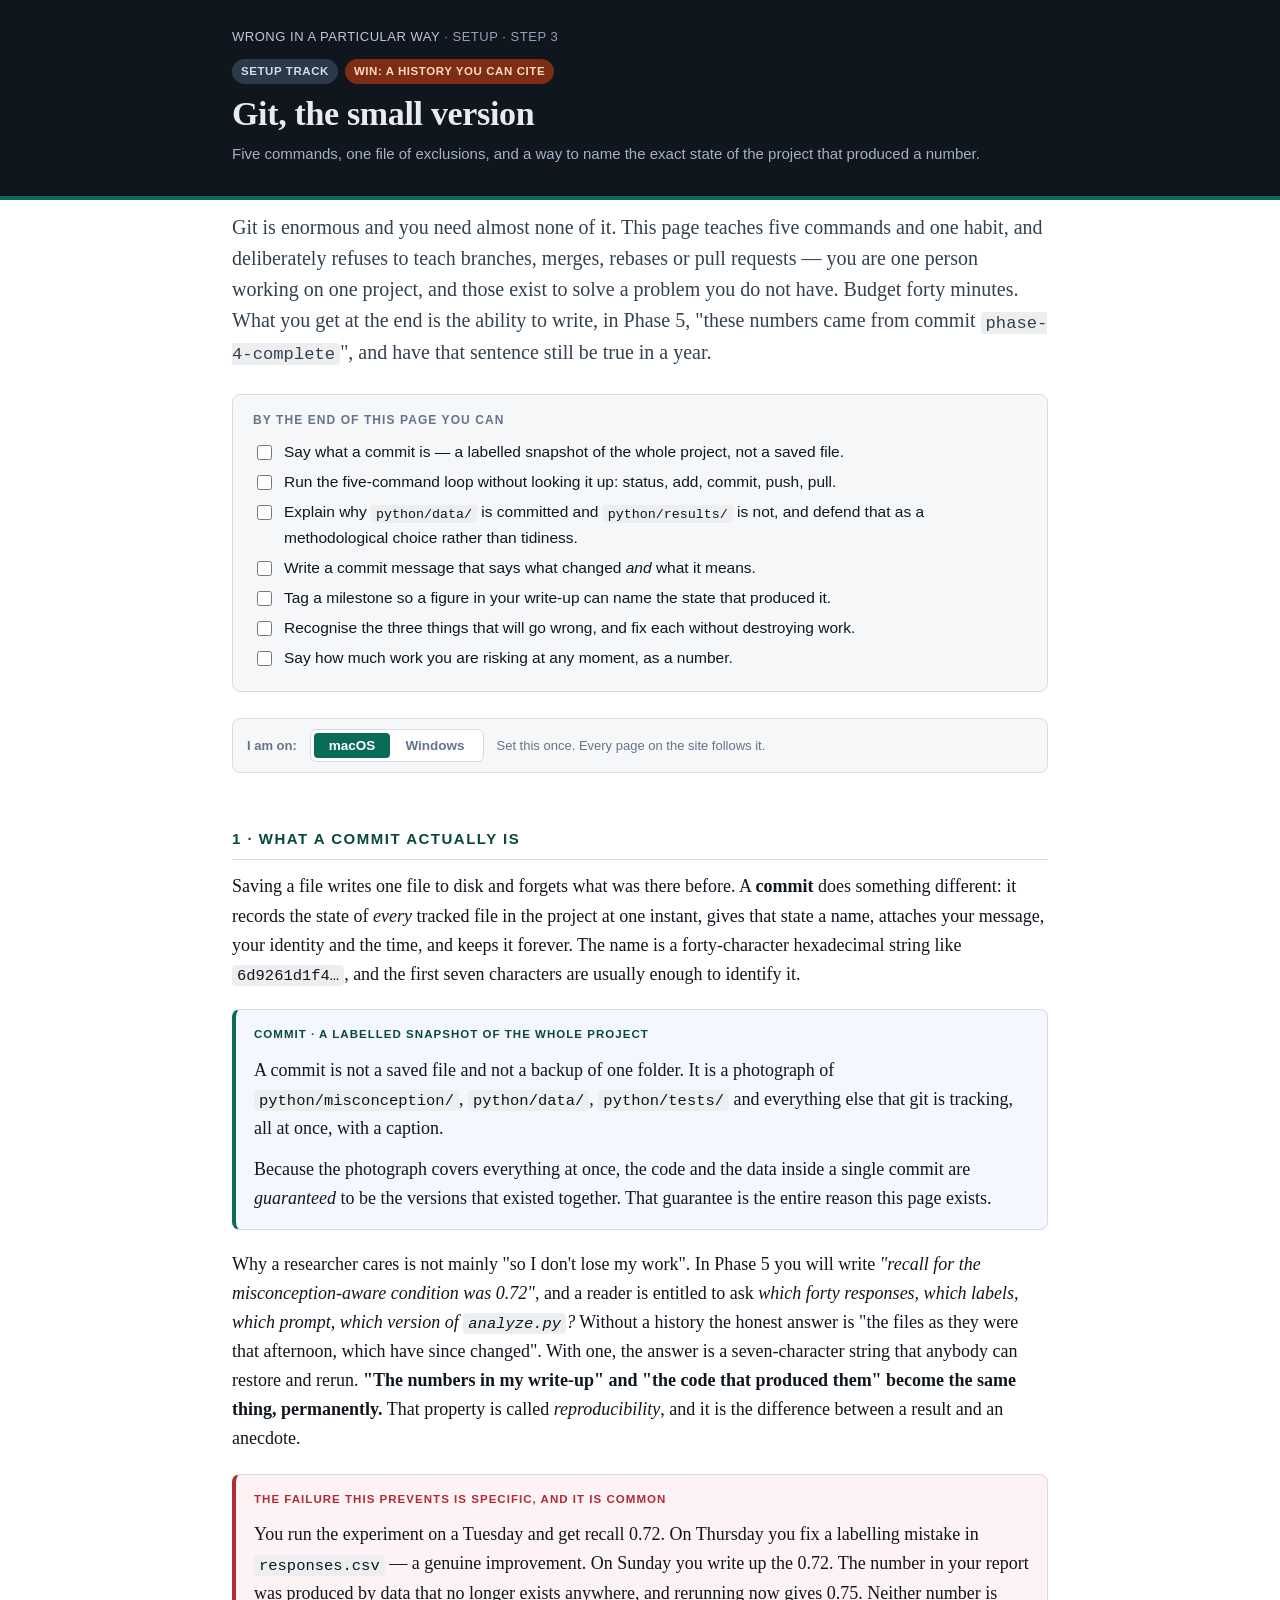
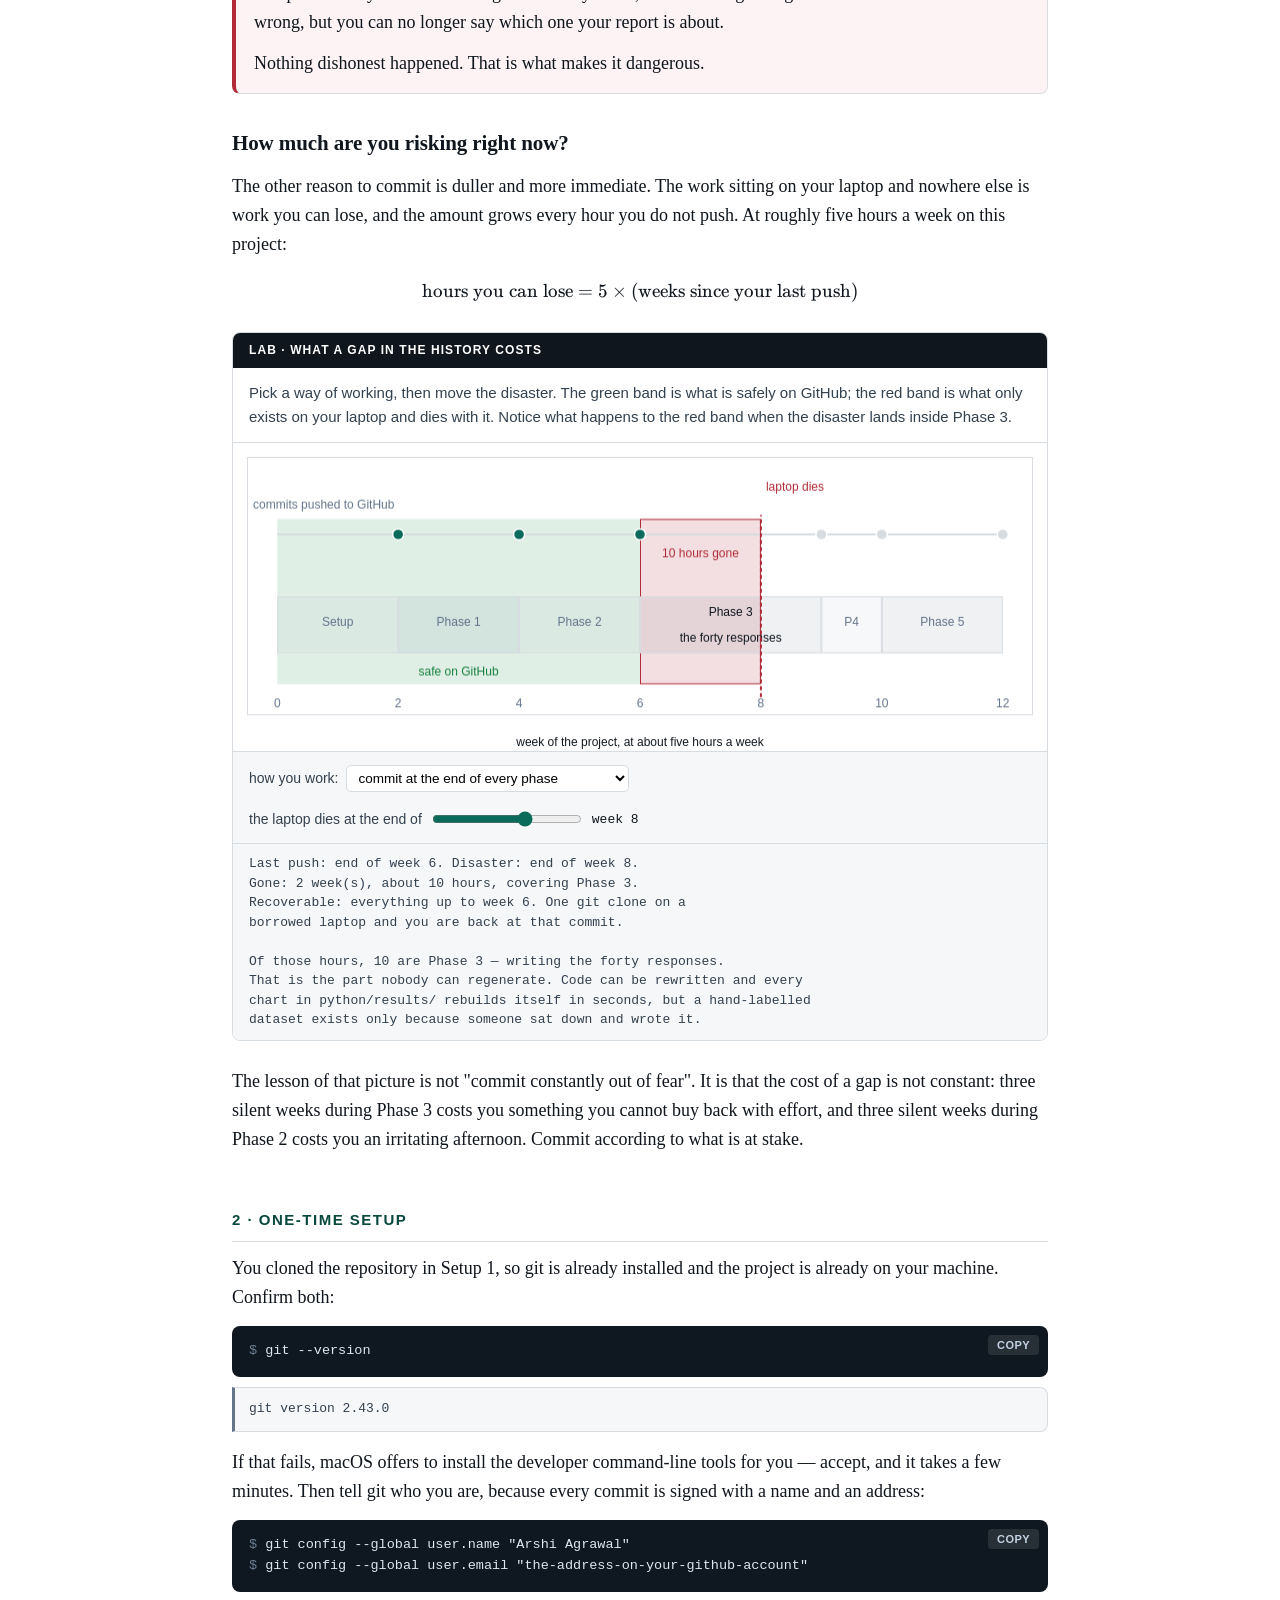
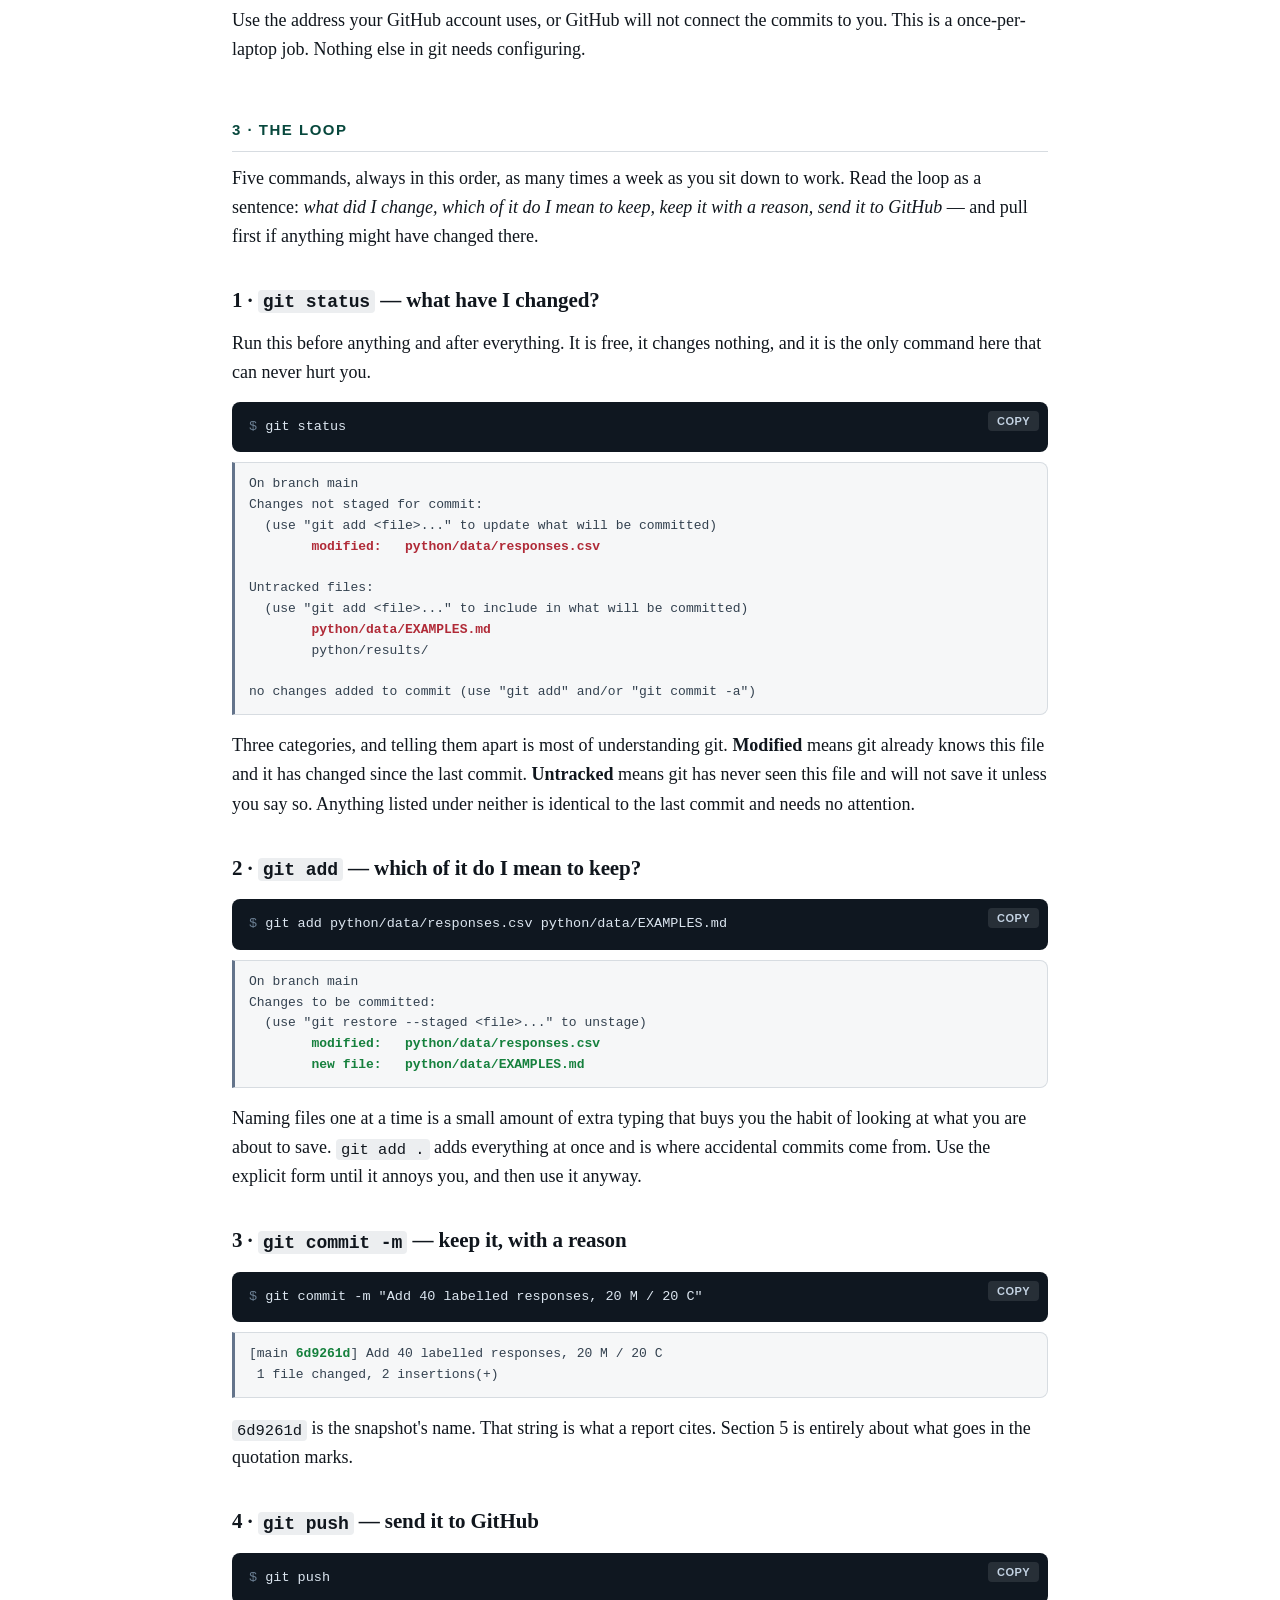
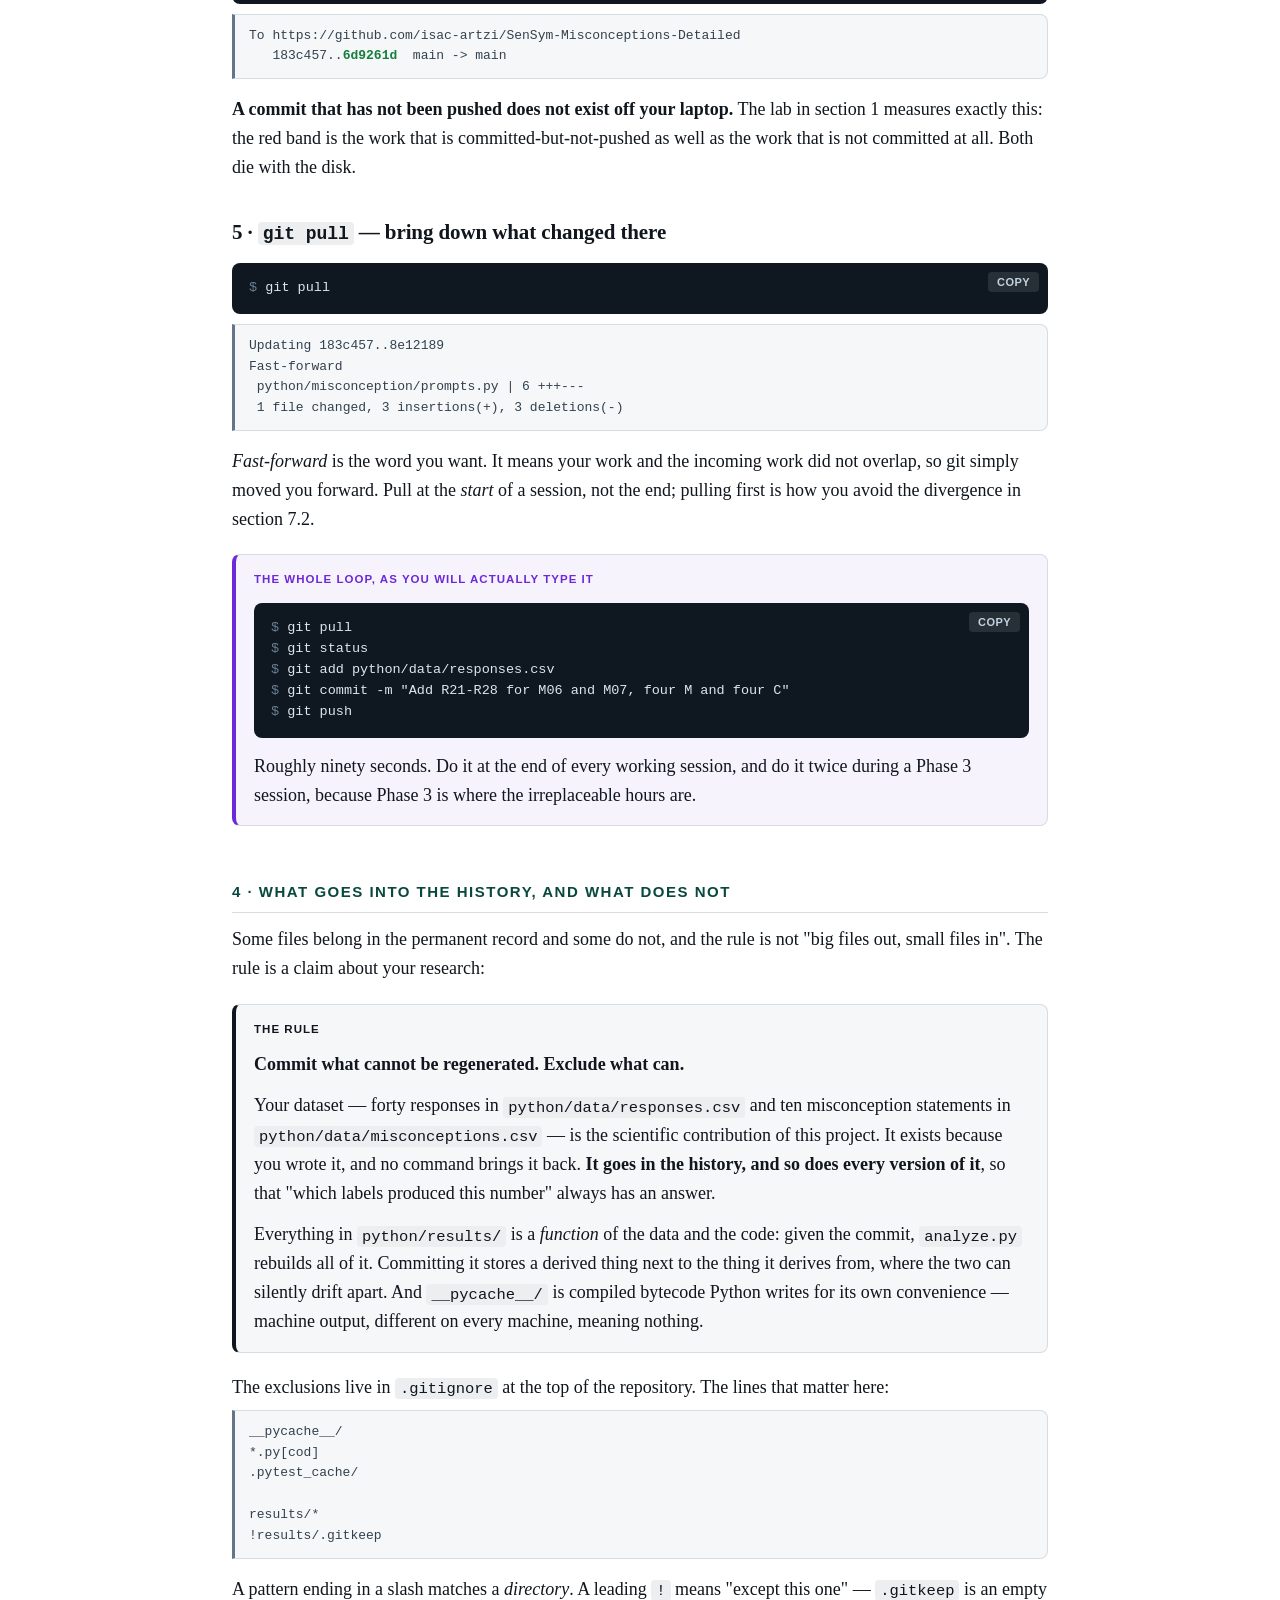
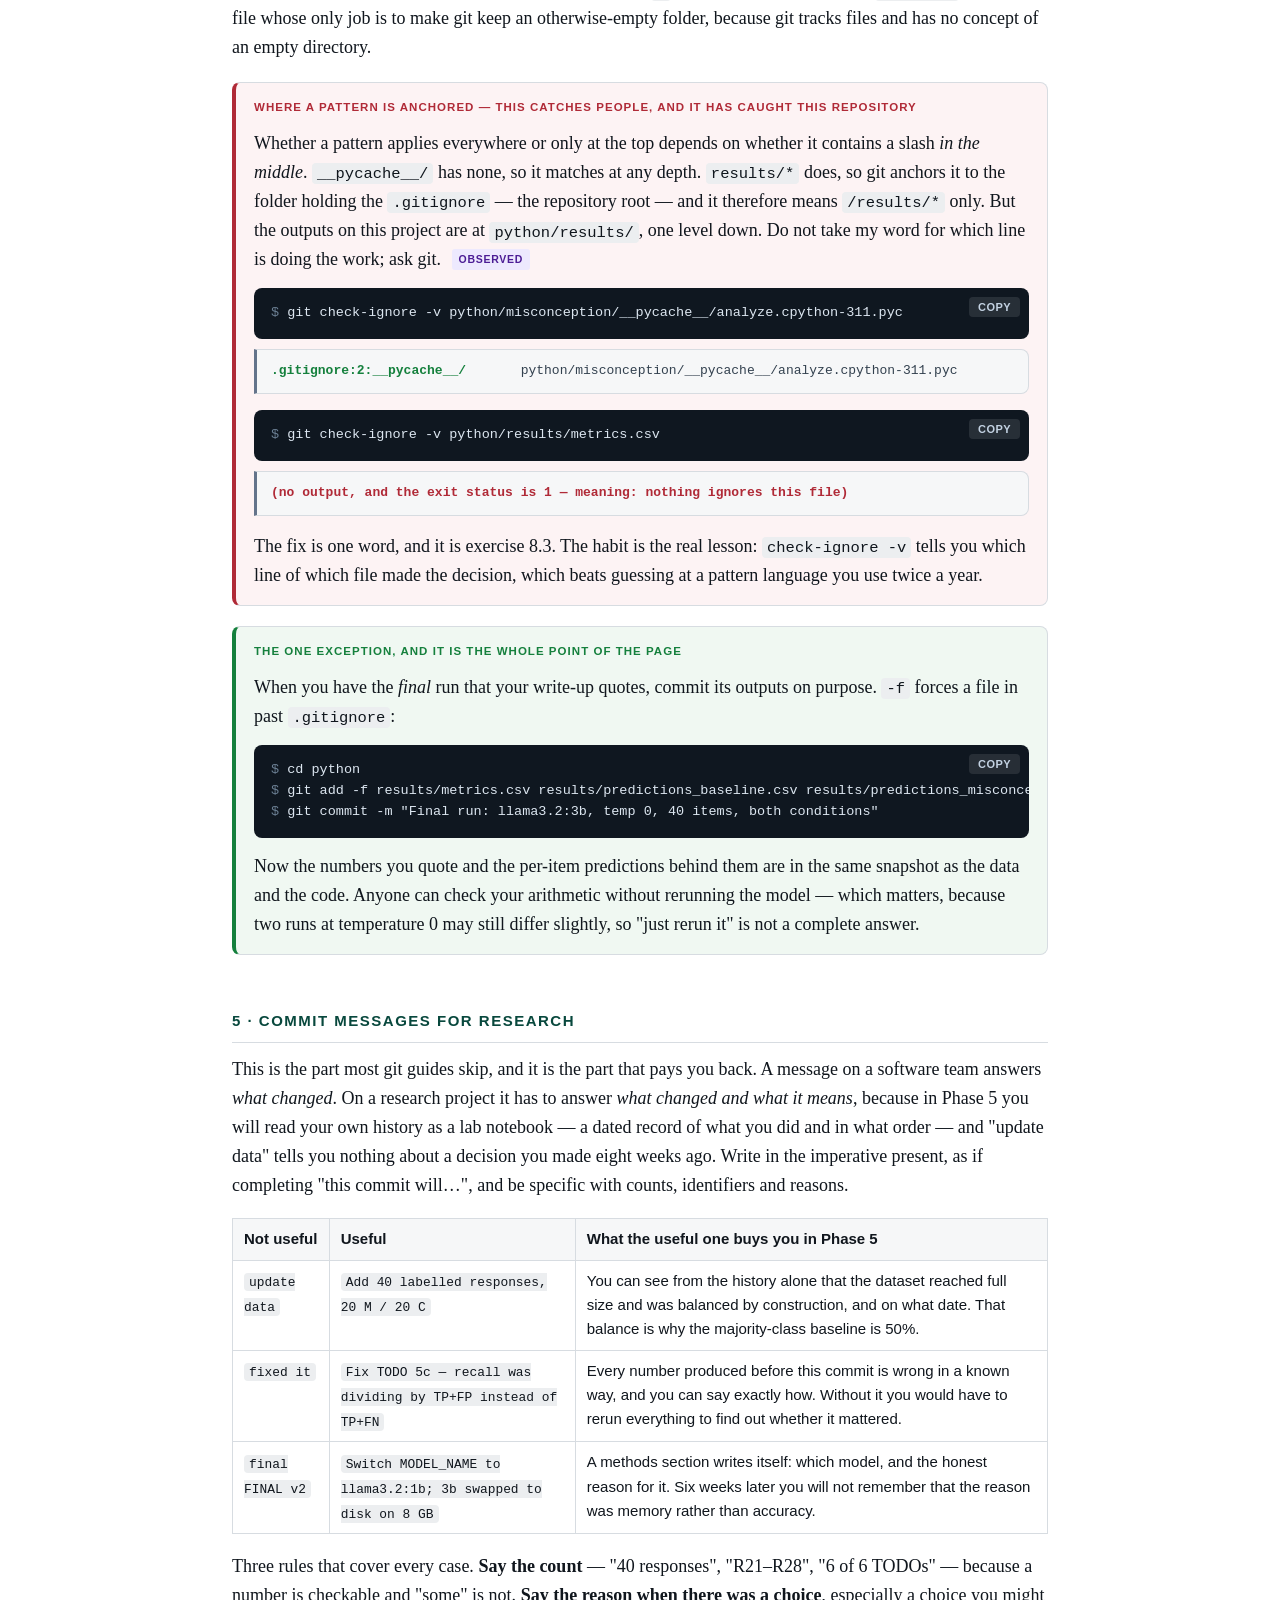
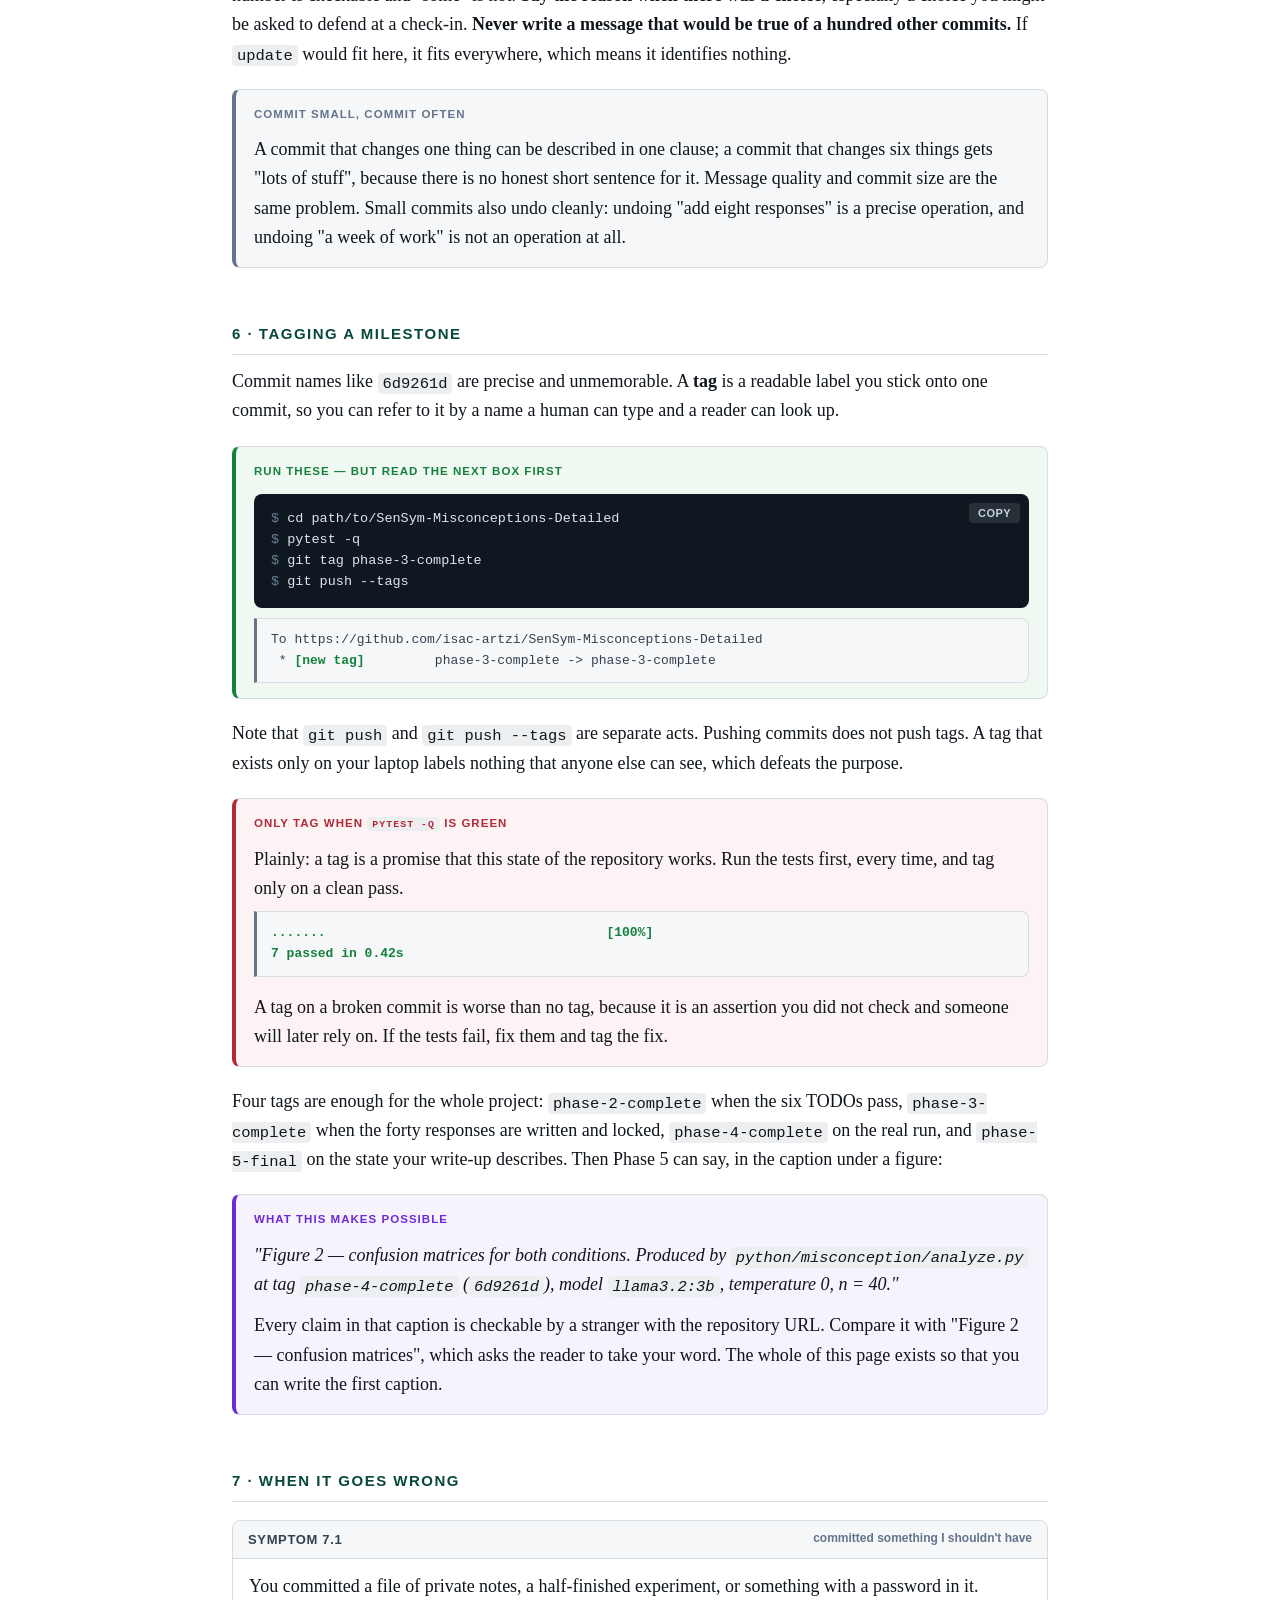
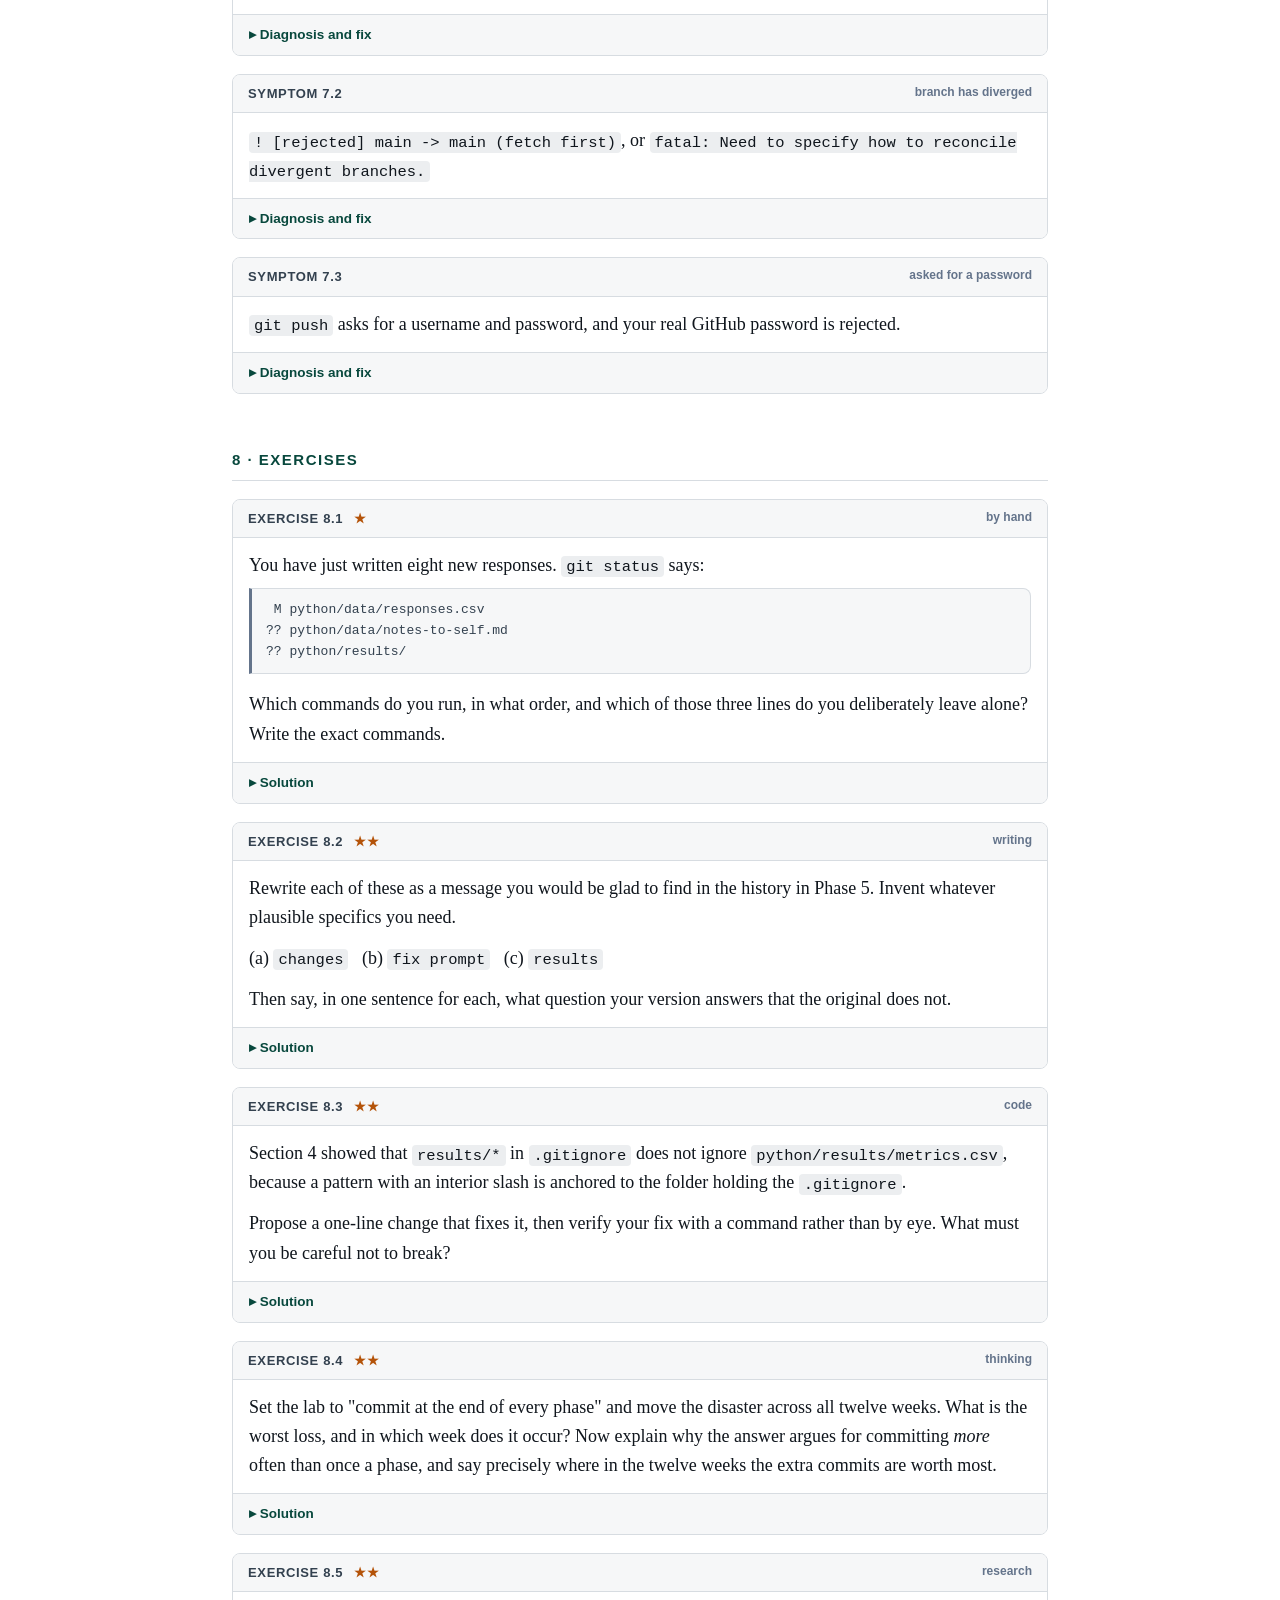
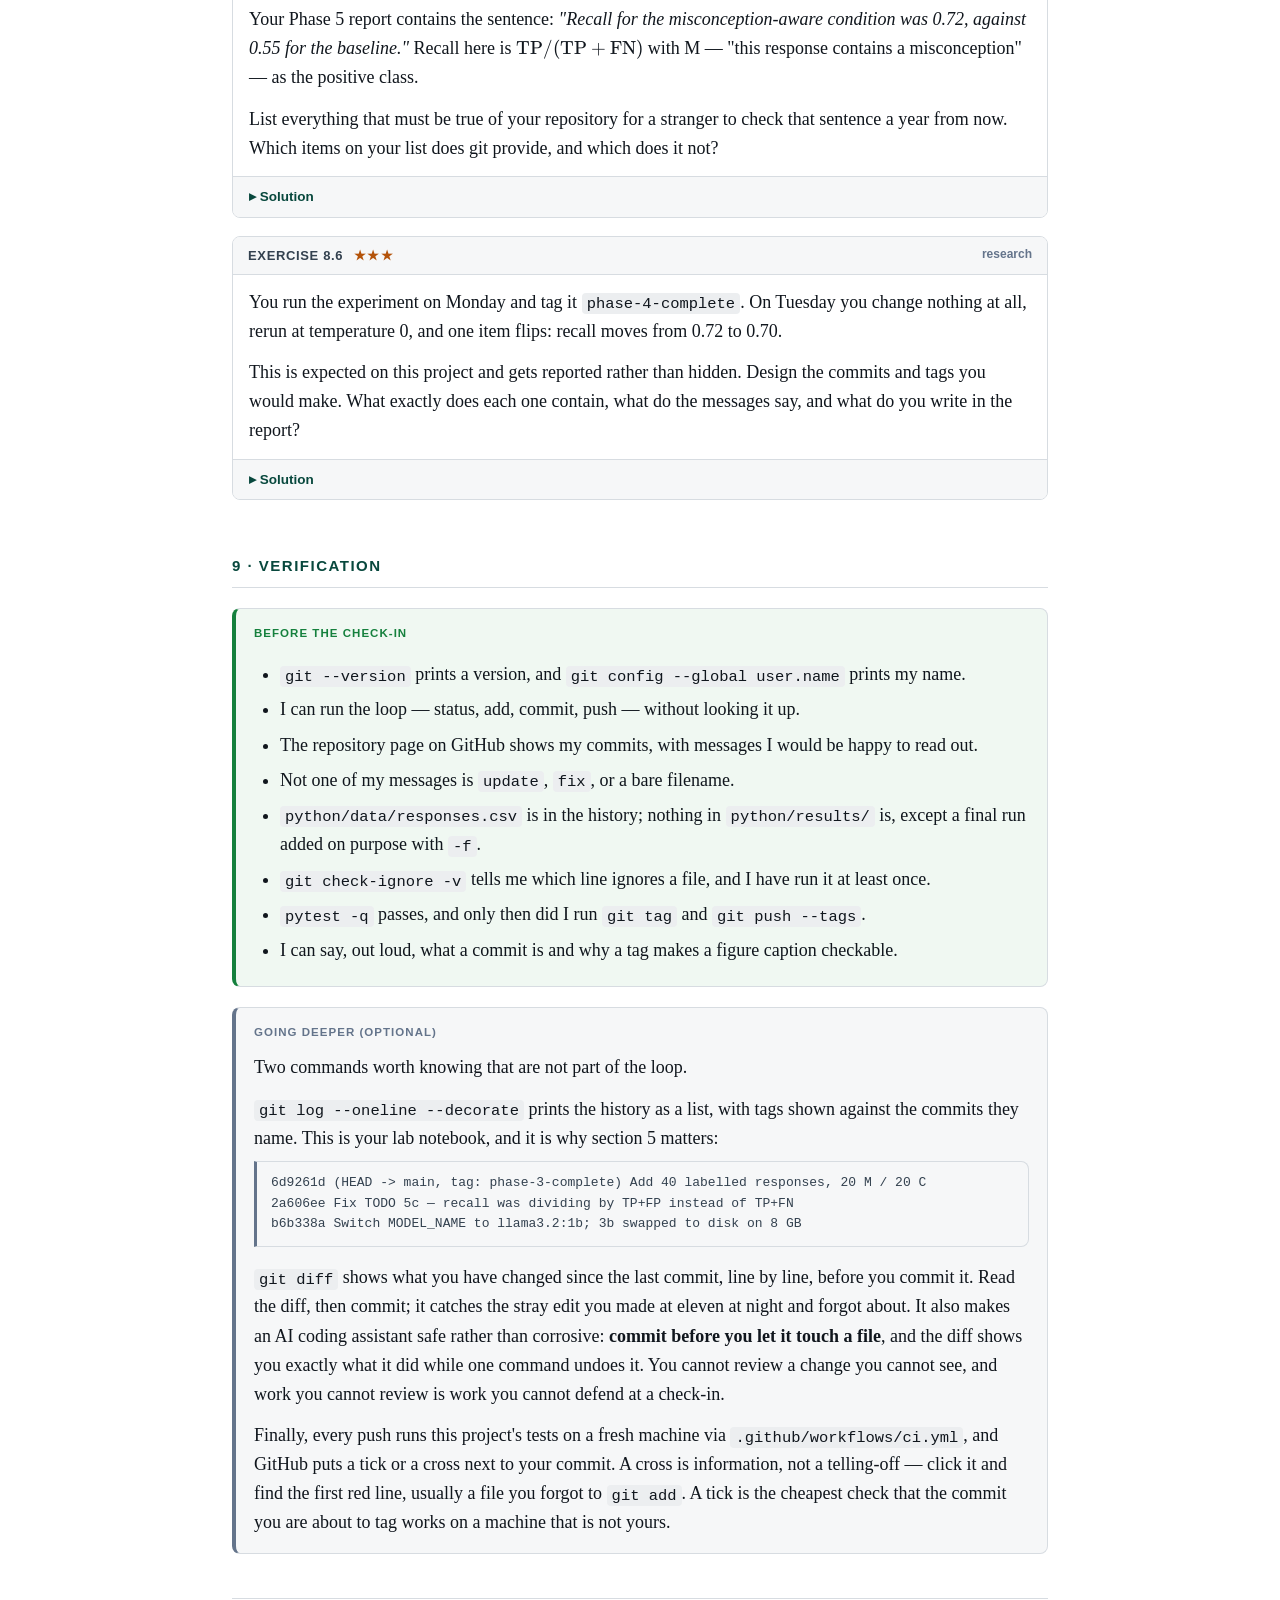
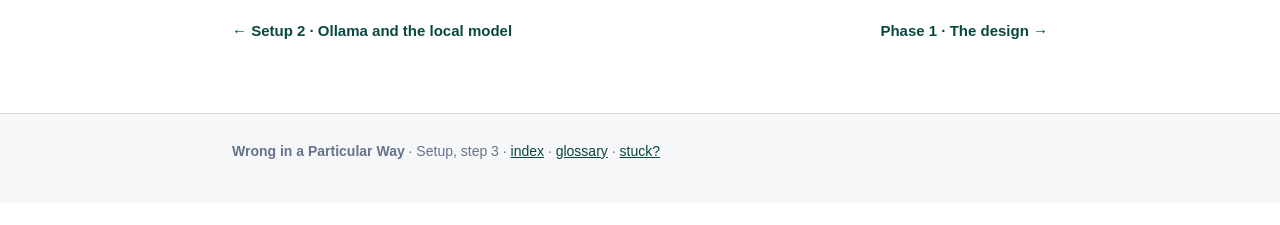
<file: docs/setup/git.html>
<!DOCTYPE html>
<html lang="en">
<head>
<meta charset="utf-8">
<meta name="viewport" content="width=device-width, initial-scale=1">
<title>Setup 3 · Git, the small version — Wrong in a Particular Way</title>
<link rel="stylesheet" href="../assets/vendor/katex/katex.min.css">
<link rel="stylesheet" href="../assets/css/style.css">
<script src="../assets/vendor/katex/katex.min.js"></script>
<script src="../assets/vendor/katex/auto-render.min.js"></script>
<script src="../assets/js/detect.js"></script>
</head>
<body>

<header class="site">
  <div class="wrap">
    <div class="crumbs"><a href="../index.html">Wrong in a Particular Way</a> · Setup · Step 3</div>
    <div class="badges"><span class="badge">Setup track</span><span class="badge win">Win: a history you can cite</span></div>
    <h1 class="chapter-title">Git, the small version</h1>
    <p class="chapter-sub">Five commands, one file of exclusions, and a way to name the exact state of the project that produced a number.</p>
  </div>
</header>

<main class="wrap">

<p class="lede">Git is enormous and you need almost none of it. This page teaches five commands
and one habit, and deliberately refuses to teach branches, merges, rebases or pull requests —
you are one person working on one project, and those exist to solve a problem you do not have.
Budget forty minutes. What you get at the end is the ability to write, in Phase 5, "these
numbers came from commit <code>phase-4-complete</code>", and have that sentence still be true
in a year.</p>

<div class="objectives">
  <h3>By the end of this page you can</h3>
  <ul>
    <li>Say what a commit is — a labelled snapshot of the whole project, not a saved file.</li>
    <li>Run the five-command loop without looking it up: status, add, commit, push, pull.</li>
    <li>Explain why <code>python/data/</code> is committed and <code>python/results/</code> is not, and defend that as a methodological choice rather than tidiness.</li>
    <li>Write a commit message that says what changed <em>and</em> what it means.</li>
    <li>Tag a milestone so a figure in your write-up can name the state that produced it.</li>
    <li>Recognise the three things that will go wrong, and fix each without destroying work.</li>
    <li>Say how much work you are risking at any moment, as a number.</li>
  </ul>
</div>

<div class="os-bar">
  <span class="lbl2">I am on:</span>
  <span class="seg">
    <button type="button" data-os="mac" aria-pressed="true">macOS</button>
    <button type="button" data-os="win" aria-pressed="false">Windows</button>
  </span>
  <span class="muted" style="font-size:13px">Set this once. Every page on the site follows it.</span>
</div>

<h2>1 · What a commit actually is</h2>

<p>Saving a file writes one file to disk and forgets what was there before. A <strong>commit</strong>
does something different: it records the state of <em>every</em> tracked file in the project at
one instant, gives that state a name, attaches your message, your identity and the time, and
keeps it forever. The name is a forty-character hexadecimal string like
<code>6d9261d1f4…</code>, and the first seven characters are usually enough to identify it.</p>

<div class="box definition">
  <span class="lbl">Commit · a labelled snapshot of the whole project</span>
  <p>A commit is not a saved file and not a backup of one folder. It is a photograph of
  <code>python/misconception/</code>, <code>python/data/</code>, <code>python/tests/</code> and
  everything else that git is tracking, all at once, with a caption.</p>
  <p>Because the photograph covers everything at once, the code and the data inside a single
  commit are <em>guaranteed</em> to be the versions that existed together. That guarantee is the
  entire reason this page exists.</p>
</div>

<p>Why a researcher cares is not mainly "so I don't lose my work". In Phase 5 you will write
<em>"recall for the misconception-aware condition was 0.72"</em>, and a reader is entitled to
ask <em>which forty responses, which labels, which prompt, which version of
<code>analyze.py</code>?</em> Without a history the honest answer is "the files as they were
that afternoon, which have since changed". With one, the answer is a seven-character string that
anybody can restore and rerun. <strong>"The numbers in my write-up" and "the code that produced
them" become the same thing, permanently.</strong> That property is called
<em>reproducibility</em>, and it is the difference between a result and an anecdote.</p>

<div class="box warning">
  <span class="lbl">The failure this prevents is specific, and it is common</span>
  <p>You run the experiment on a Tuesday and get recall 0.72. On Thursday you fix a labelling
  mistake in <code>responses.csv</code> — a genuine improvement. On Sunday you write up the
  0.72. The number in your report was produced by data that no longer exists anywhere, and
  rerunning now gives 0.75. Neither number is wrong, but you can no longer say which one your
  report is about.</p>
  <p>Nothing dishonest happened. That is what makes it dangerous.</p>
</div>

<h3>How much are you risking right now?</h3>

<p>The other reason to commit is duller and more immediate. The work sitting on your laptop and
nowhere else is work you can lose, and the amount grows every hour you do not push. At roughly
five hours a week on this project:</p>

<p>$$\text{hours you can lose} = 5 \times (\text{weeks since your last push})$$</p>

<div class="lab">
  <div class="lab-title">Lab · what a gap in the history costs</div>
  <p class="lab-desc">Pick a way of working, then move the disaster. The green band is what is
  safely on GitHub; the red band is what only exists on your laptop and dies with it. Notice
  what happens to the red band when the disaster lands inside Phase 3.</p>
  <canvas id="hist" height="310"></canvas>
  <div class="controls" id="histctl"></div>
  <div class="readout" id="histout"></div>
</div>

<script>
G.lab(function () {
  /* The twelve-week shape is the plan in docs/index.html; five hours a week is
     the stated budget in CHAPTER_GUIDE.md. Hours are therefore a planning
     figure, not a measurement — the point of the lab is the SHAPE of the risk,
     which is that it grows linearly with silence and is worst in Phase 3. */
  var HPW = 5;
  var PHASES = [
    { name: 'Setup',   a: 0,  b: 2  },
    { name: 'Phase 1', a: 2,  b: 4  },
    { name: 'Phase 2', a: 4,  b: 6  },
    { name: 'Phase 3', a: 6,  b: 9  },
    { name: 'P4',      a: 9,  b: 10 },
    { name: 'Phase 5', a: 10, b: 12 }
  ];
  var SCEN = {
    every: { commits: [2, 4, 6, 9, 10, 12] },
    end:   { commits: [12] },
    never: { commits: [] }
  };

  var st = G.controls('histctl', [
    { k: 'sc', type: 'select', label: 'how you work:',
      options: [['every', 'commit at the end of every phase'],
                ['end',   'commit once, at the very end'],
                ['never', 'never commit — it just lives on the laptop']],
      value: 'every' },
    { k: 'day', type: 'range', label: 'the laptop dies at the end of',
      min: 1, max: 12, step: 1, value: 8,
      fmt: function (v) { return 'week ' + v; } }
  ], draw);

  function phasesIn(lo, hi) {
    return PHASES.filter(function (p) { return p.b > lo && p.a < hi; })
                 .map(function (p) { return p.name; });
  }

  function draw() {
    var cv = G.canvas('hist'); if (!cv) return;
    var fr = G.frame(cv.ctx, cv.w, cv.h, {
      xmin: -0.5, xmax: 12.5, ymin: 0, ymax: 1,
      margin: { left: 14, right: 14, top: 14, bottom: 36 }
    });
    fr.axes({ xticks: 0, yticks: 0, grid: false,
              xlabel: 'week of the project, at about five hours a week' });

    var commits = SCEN[st.sc].commits;
    var dis = st.day;
    var lastW = 0, done = 0;
    commits.forEach(function (w) { if (w <= dis) { done++; lastW = Math.max(lastW, w); } });
    var lost = (dis - lastW) * HPW;

    /* the two bands: what survives, what does not */
    if (done > 0 && lastW > 0) {
      fr.rect(0, 0.12, lastW, 0.76, { fill: G.COL.green, alpha: 0.13 });
      fr.text(lastW / 2, 0.145, 'safe on GitHub',
              { color: G.COL.green, align: 'center' });
    }
    if (dis > lastW) {
      fr.rect(lastW, 0.12, dis, 0.76,
              { fill: G.COL.rose, alpha: 0.15, stroke: G.COL.rose, width: 1 });
      fr.text((lastW + dis) / 2, 0.60, lost + ' hours gone',
              { color: G.COL.rose, align: 'center' });
    }

    /* the phase strip */
    PHASES.forEach(function (p, i) {
      var mid = (p.a + p.b) / 2, is3 = p.name === 'Phase 3';
      fr.rect(p.a, 0.24, p.b, 0.46,
              { fill: G.COL.muted, alpha: i % 2 ? 0.10 : 0.05, stroke: G.COL.line, width: 1 });
      fr.text(mid, is3 ? 0.375 : 0.335, p.name,
              { color: is3 ? G.COL.ink : G.COL.muted, align: 'center' });
      if (is3) fr.text(mid, 0.275, 'the forty responses',
                       { color: G.COL.ink, align: 'center' });
    });

    /* the history line and its commits */
    fr.line([[0, 0.70], [12, 0.70]],
            { color: done ? G.COL.line : G.COL.line, width: 2, dash: done ? null : [5, 4] });
    fr.text(-0.4, 0.79, done ? 'commits pushed to GitHub' : 'no history — nothing was ever pushed',
            { color: G.COL.muted, align: 'left' });
    commits.forEach(function (w) {
      var live = w <= dis;
      fr.dot(w, 0.70, { color: live ? G.COL.accent : G.COL.line, r: 5.5, ring: true });
    });

    /* the disaster — a segment, not a full vline, so it misses the week scale */
    fr.line([[dis, 0.07], [dis, 0.775]], { color: G.COL.rose, width: 2, dash: [4, 3] });
    fr.text(dis, 0.86, 'laptop dies',
            { color: G.COL.rose, align: dis > 9 ? 'right' : 'left', dx: dis > 9 ? -5 : 5 });

    /* week scale */
    for (var w = 0; w <= 12; w += 2) {
      fr.text(w, 0.02, String(w), { color: G.COL.muted, align: 'center' });
    }

    /* ----- the readout, which is the part worth remembering ----- */
    var msg;
    if (lost === 0) {
      msg = 'Nothing at risk. The disaster politely waited until just after you pushed.\n' +
            'It will not do that again — move the slider one week either way.';
    } else {
      var gone = phasesIn(lastW, dis);
      var dataH = Math.max(0, Math.min(dis, 9) - Math.max(lastW, 6)) * HPW;
      msg = (done ? 'Last push: end of week ' + lastW + '. ' : 'There is no last push. ') +
            'Disaster: end of week ' + dis + '.\n' +
            'Gone: ' + (dis - lastW) + ' week(s), about ' + lost + ' hours, covering ' +
            gone.join(', ') + '.\n' +
            (done
              ? 'Recoverable: everything up to week ' + lastW + '. One git clone on a\n' +
                'borrowed laptop and you are back at that commit.'
              : 'Recoverable: nothing. There is no repository to clone from.') + '\n';
      if (dataH > 0) {
        msg += '\nOf those hours, ' + dataH + ' are Phase 3 — writing the forty responses.\n' +
               'That is the part nobody can regenerate. Code can be rewritten and every\n' +
               'chart in python/results/ rebuilds itself in seconds, but a hand-labelled\n' +
               'dataset exists only because someone sat down and wrote it.';
      } else {
        msg += '\nNone of it is dataset work, so it is all rewritable — slowly, and\n' +
               'while annoyed. Slide into weeks 6 to 9 to see the expensive case.';
      }
    }
    G.say('histout', msg);
  }
  draw();
});
</script>

<p>The lesson of that picture is not "commit constantly out of fear". It is that the cost of a
gap is not constant: three silent weeks during Phase 3 costs you something you cannot buy back
with effort, and three silent weeks during Phase 2 costs you an irritating afternoon. Commit
according to what is at stake.</p>

<h2>2 · One-time setup</h2>

<p>You cloned the repository in Setup 1, so git is already installed and the project is already
on your machine. Confirm both:</p>

<div class="cmd"><pre><span class="p">$ </span>git --version</pre></div>
<div class="out">git version 2.43.0</div>

<p>If that fails,
<span class="os-only on" data-os="mac">macOS offers to install the developer command-line tools for you — accept, and it takes a few minutes</span><span class="os-only" data-os="win">install git from <a href="https://git-scm.com/download/win">git-scm.com/download/win</a> and take every default</span>.
Then tell git who you are, because every commit is signed with a name and an address:</p>

<div class="cmd"><pre><span class="p">$ </span>git config --global user.name "Arshi Agrawal"
<span class="p">$ </span>git config --global user.email "the-address-on-your-github-account"</pre></div>

<p>Use the address your GitHub account uses, or GitHub will not connect the commits to you.
This is a once-per-laptop job. Nothing else in git needs configuring.</p>

<h2>3 · The loop</h2>

<p>Five commands, always in this order, as many times a week as you sit down to work. Read the
loop as a sentence: <em>what did I change, which of it do I mean to keep, keep it with a
reason, send it to GitHub</em> — and pull first if anything might have changed there.</p>

<h3>1 · <code>git status</code> — what have I changed?</h3>

<p>Run this before anything and after everything. It is free, it changes nothing, and it is the
only command here that can never hurt you.</p>

<div class="cmd"><pre><span class="p">$ </span>git status</pre></div>
<div class="out">On branch main
Changes not staged for commit:
  (use "git add &lt;file&gt;..." to update what will be committed)
	<i>modified:   python/data/responses.csv</i>

Untracked files:
  (use "git add &lt;file&gt;..." to include in what will be committed)
	<i>python/data/EXAMPLES.md</i>
	python/results/

no changes added to commit (use "git add" and/or "git commit -a")</div>

<p>Three categories, and telling them apart is most of understanding git.
<strong>Modified</strong> means git already knows this file and it has changed since the last
commit. <strong>Untracked</strong> means git has never seen this file and will not save it
unless you say so. Anything listed under neither is identical to the last commit and needs no
attention.</p>

<h3>2 · <code>git add</code> — which of it do I mean to keep?</h3>

<div class="cmd"><pre><span class="p">$ </span>git add python/data/responses.csv python/data/EXAMPLES.md</pre></div>
<div class="out">On branch main
Changes to be committed:
  (use "git restore --staged &lt;file&gt;..." to unstage)
	<b>modified:   python/data/responses.csv</b>
	<b>new file:   python/data/EXAMPLES.md</b></div>

<p>Naming files one at a time is a small amount of extra typing that buys you the habit of
looking at what you are about to save. <code>git add .</code> adds everything at once and is
where accidental commits come from. Use the explicit form until it annoys you, and then use it
anyway.</p>

<h3>3 · <code>git commit -m</code> — keep it, with a reason</h3>

<div class="cmd"><pre><span class="p">$ </span>git commit -m "Add 40 labelled responses, 20 M / 20 C"</pre></div>
<div class="out">[main <b>6d9261d</b>] Add 40 labelled responses, 20 M / 20 C
 1 file changed, 2 insertions(+)</div>

<p><code>6d9261d</code> is the snapshot's name. That string is what a report cites. Section 5 is
entirely about what goes in the quotation marks.</p>

<h3>4 · <code>git push</code> — send it to GitHub</h3>

<div class="cmd"><pre><span class="p">$ </span>git push</pre></div>
<div class="out">To https://github.com/isac-artzi/SenSym-Misconceptions-Detailed
   183c457..<b>6d9261d</b>  main -&gt; main</div>

<p><strong>A commit that has not been pushed does not exist off your laptop.</strong> The lab in
section 1 measures exactly this: the red band is the work that is committed-but-not-pushed as
well as the work that is not committed at all. Both die with the disk.</p>

<h3>5 · <code>git pull</code> — bring down what changed there</h3>

<div class="cmd"><pre><span class="p">$ </span>git pull</pre></div>
<div class="out">Updating 183c457..8e12189
Fast-forward
 python/misconception/prompts.py | 6 +++---
 1 file changed, 3 insertions(+), 3 deletions(-)</div>

<p><em>Fast-forward</em> is the word you want. It means your work and the incoming work did not
overlap, so git simply moved you forward. Pull at the <em>start</em> of a session, not the end;
pulling first is how you avoid the divergence in section 7.2.</p>

<div class="box example">
  <span class="lbl">The whole loop, as you will actually type it</span>
  <div class="cmd"><pre><span class="p">$ </span>git pull
<span class="p">$ </span>git status
<span class="p">$ </span>git add python/data/responses.csv
<span class="p">$ </span>git commit -m "Add R21-R28 for M06 and M07, four M and four C"
<span class="p">$ </span>git push</pre></div>
  <p>Roughly ninety seconds. Do it at the end of every working session, and do it twice during
  a Phase 3 session, because Phase 3 is where the irreplaceable hours are.</p>
</div>

<h2>4 · What goes into the history, and what does not</h2>

<p>Some files belong in the permanent record and some do not, and the rule is not "big files
out, small files in". The rule is a claim about your research:</p>

<div class="box theorem">
  <span class="lbl">The rule</span>
  <p><strong>Commit what cannot be regenerated. Exclude what can.</strong></p>
  <p>Your dataset — forty responses in <code>python/data/responses.csv</code> and ten
  misconception statements in <code>python/data/misconceptions.csv</code> — is the scientific
  contribution of this project. It exists because you wrote it, and no command brings it back.
  <strong>It goes in the history, and so does every version of it</strong>, so that "which labels
  produced this number" always has an answer.</p>
  <p>Everything in <code>python/results/</code> is a <em>function</em> of the data and the code:
  given the commit, <code>analyze.py</code> rebuilds all of it. Committing it stores a derived
  thing next to the thing it derives from, where the two can silently drift apart. And
  <code>__pycache__/</code> is compiled bytecode Python writes for its own convenience — machine
  output, different on every machine, meaning nothing.</p>
</div>

<p>The exclusions live in <code>.gitignore</code> at the top of the repository. The lines that
matter here:</p>

<div class="out">__pycache__/
*.py[cod]
.pytest_cache/

results/*
!results/.gitkeep</div>

<p>A pattern ending in a slash matches a <em>directory</em>. A leading <code>!</code> means
"except this one" — <code>.gitkeep</code> is an empty file whose only job is to make git keep an
otherwise-empty folder, because git tracks files and has no concept of an empty directory.</p>

<div class="box warning">
  <span class="lbl">Where a pattern is anchored — this catches people, and it has caught this repository</span>
  <p>Whether a pattern applies everywhere or only at the top depends on whether it contains a
  slash <em>in the middle</em>. <code>__pycache__/</code> has none, so it matches at any depth.
  <code>results/*</code> does, so git anchors it to the folder holding the
  <code>.gitignore</code> — the repository root — and it therefore means <code>/results/*</code>
  only. But the outputs on this project are at <code>python/results/</code>, one level down. Do
  not take my word for which line is doing the work; ask git.
  <span class="status observed">observed</span></p>
  <div class="cmd"><pre><span class="p">$ </span>git check-ignore -v python/misconception/__pycache__/analyze.cpython-311.pyc</pre></div>
  <div class="out"><b>.gitignore:2:__pycache__/</b>	python/misconception/__pycache__/analyze.cpython-311.pyc</div>
  <div class="cmd"><pre><span class="p">$ </span>git check-ignore -v python/results/metrics.csv</pre></div>
  <div class="out"><i>(no output, and the exit status is 1 — meaning: nothing ignores this file)</i></div>
  <p>The fix is one word, and it is exercise 8.3. The habit is the real lesson:
  <code>check-ignore -v</code> tells you which line of which file made the decision, which beats
  guessing at a pattern language you use twice a year.</p>
</div>

<div class="box python">
  <span class="lbl">The one exception, and it is the whole point of the page</span>
  <p>When you have the <em>final</em> run that your write-up quotes, commit its outputs on
  purpose. <code>-f</code> forces a file in past <code>.gitignore</code>:</p>
  <div class="cmd"><pre><span class="p">$ </span>cd python
<span class="p">$ </span>git add -f results/metrics.csv results/predictions_baseline.csv results/predictions_misconception_aware.csv
<span class="p">$ </span>git commit -m "Final run: llama3.2:3b, temp 0, 40 items, both conditions"</pre></div>
  <p>Now the numbers you quote and the per-item predictions behind them are in the same snapshot
  as the data and the code. Anyone can check your arithmetic without rerunning the model — which
  matters, because two runs at temperature 0 may still differ slightly, so "just rerun it" is not
  a complete answer.</p>
</div>

<h2>5 · Commit messages for research</h2>

<p>This is the part most git guides skip, and it is the part that pays you back. A message on a
software team answers <em>what changed</em>. On a research project it has to answer <em>what
changed and what it means</em>, because in Phase 5 you will read your own history as a lab
notebook — a dated record of what you did and in what order — and "update data" tells you nothing
about a decision you made eight weeks ago. Write in the imperative present, as if completing
"this commit will…", and be specific with counts, identifiers and reasons.</p>

<table>
  <thead><tr><th>Not useful</th><th>Useful</th><th>What the useful one buys you in Phase 5</th></tr></thead>
  <tbody>
  <tr>
    <td><code>update data</code></td>
    <td><code>Add 40 labelled responses, 20 M / 20 C</code></td>
    <td>You can see from the history alone that the dataset reached full size and was balanced by construction, and on what date. That balance is why the majority-class baseline is 50%.</td>
  </tr>
  <tr>
    <td><code>fixed it</code></td>
    <td><code>Fix TODO 5c — recall was dividing by TP+FP instead of TP+FN</code></td>
    <td>Every number produced before this commit is wrong in a known way, and you can say exactly how. Without it you would have to rerun everything to find out whether it mattered.</td>
  </tr>
  <tr>
    <td><code>final FINAL v2</code></td>
    <td><code>Switch MODEL_NAME to llama3.2:1b; 3b swapped to disk on 8 GB</code></td>
    <td>A methods section writes itself: which model, and the honest reason for it. Six weeks later you will not remember that the reason was memory rather than accuracy.</td>
  </tr>
  </tbody>
</table>

<p>Three rules that cover every case. <strong>Say the count</strong> — "40 responses", "R21–R28",
"6 of 6 TODOs" — because a number is checkable and "some" is not. <strong>Say the reason when
there was a choice</strong>, especially a choice you might be asked to defend at a check-in.
<strong>Never write a message that would be true of a hundred other commits.</strong> If
<code>update</code> would fit here, it fits everywhere, which means it identifies nothing.</p>

<div class="box aside">
  <span class="lbl">Commit small, commit often</span>
  <p>A commit that changes one thing can be described in one clause; a commit that changes six
  things gets "lots of stuff", because there is no honest short sentence for it. Message quality
  and commit size are the same problem. Small commits also undo cleanly: undoing "add eight
  responses" is a precise operation, and undoing "a week of work" is not an operation at all.</p>
</div>

<h2>6 · Tagging a milestone</h2>

<p>Commit names like <code>6d9261d</code> are precise and unmemorable. A <strong>tag</strong> is a
readable label you stick onto one commit, so you can refer to it by a name a human can type and
a reader can look up.</p>

<div class="box python">
  <span class="lbl">Run these — but read the next box first</span>
  <div class="cmd"><pre><span class="p">$ </span>cd path/to/SenSym-Misconceptions-Detailed
<span class="p">$ </span>pytest -q
<span class="p">$ </span>git tag phase-3-complete
<span class="p">$ </span>git push --tags</pre></div>
  <div class="out">To https://github.com/isac-artzi/SenSym-Misconceptions-Detailed
 * <b>[new tag]</b>         phase-3-complete -&gt; phase-3-complete</div>
</div>

<p>Note that <code>git push</code> and <code>git push --tags</code> are separate acts. Pushing
commits does not push tags. A tag that exists only on your laptop labels nothing that anyone
else can see, which defeats the purpose.</p>

<div class="box warning">
  <span class="lbl">Only tag when <code>pytest -q</code> is green</span>
  <p>Plainly: a tag is a promise that this state of the repository works. Run the tests first,
  every time, and tag only on a clean pass.</p>
  <div class="out"><b>.......                                    [100%]
7 passed in 0.42s</b></div>
  <p>A tag on a broken commit is worse than no tag, because it is an assertion you did not check
  and someone will later rely on. If the tests fail, fix them and tag the fix.</p>
</div>

<p>Four tags are enough for the whole project: <code>phase-2-complete</code> when the six TODOs
pass, <code>phase-3-complete</code> when the forty responses are written and locked,
<code>phase-4-complete</code> on the real run, and <code>phase-5-final</code> on the state your
write-up describes. Then Phase 5 can say, in the caption under a figure:</p>

<div class="box example">
  <span class="lbl">What this makes possible</span>
  <p><em>"Figure 2 — confusion matrices for both conditions. Produced by
  <code>python/misconception/analyze.py</code> at tag <code>phase-4-complete</code>
  (<code>6d9261d</code>), model <code>llama3.2:3b</code>, temperature 0, n = 40."</em></p>
  <p>Every claim in that caption is checkable by a stranger with the repository URL. Compare it
  with "Figure 2 — confusion matrices", which asks the reader to take your word. The whole of
  this page exists so that you can write the first caption.</p>
</div>

<h2>7 · When it goes wrong</h2>

<div class="exercise">
  <div class="ex-head">Symptom 7.1<span class="tag">committed something I shouldn't have</span></div>
  <div class="ex-body"><p>You committed a file of private notes, a half-finished experiment, or
  something with a password in it.</p></div>
  <details><summary>Diagnosis and fix</summary><div class="solution">
    <p>Nothing is lost, ever, and there is no emergency. Which fix you want depends on one
    question: <strong>have you pushed it?</strong></p>
    <p><strong>Not pushed yet.</strong> Undo the commit but keep the files exactly as they are on
    disk:</p>
    <div class="cmd"><pre><span class="p">$ </span>git reset --soft HEAD~1</pre></div>
    <p><code>HEAD~1</code> means "one commit before the current one". <code>--soft</code> moves
    the label back and touches nothing else, so every file is untouched and your changes are
    staged again. Unstage the file you did not want, then recommit:</p>
    <div class="cmd"><pre><span class="p">$ </span>git restore --staged notes.txt
<span class="p">$ </span>git commit -m "Add R29-R32 for M08, two M and two C"</pre></div>
    <p><strong>Already pushed.</strong> Do not rewrite the history — other copies exist. Add a new
    commit that undoes the old one:</p>
    <div class="cmd"><pre><span class="p">$ </span>git revert --no-edit 6d9261d</pre></div>
    <div class="out">[main <b>8e12189</b>] Revert "oops: committed my notes"
 1 file changed, 1 deletion(-)
 delete mode 100644 notes.txt</div>
    <p>Then <code>git push</code>. The file is gone from the current state and the record shows
    honestly that it was there and was removed — the correct outcome for a research log. To stop
    it coming back, add it to <code>.gitignore</code> and untrack it without deleting it from
    disk:</p>
    <div class="cmd"><pre><span class="p">$ </span>git rm --cached notes.txt</pre></div>
    <p><strong>Two commands can actually destroy work, and neither is on this page:</strong>
    anything containing <code>--force</code>, and <code>git reset --hard</code>. If a page on the
    internet tells you to run either, stop and ask first. Every other git command is recoverable.</p>
    <p><strong>If what you committed was a real secret</strong> — a token, a password — treat it as
    published the moment it was pushed, because it is still in the history after a revert. Change
    the secret itself rather than trying to scrub the repository; rotating it takes two minutes and
    actually works.</p>
  </div></details>
</div>

<div class="exercise">
  <div class="ex-head">Symptom 7.2<span class="tag">branch has diverged</span></div>
  <div class="ex-body"><p><code>! [rejected] main -&gt; main (fetch first)</code>, or
  <code>fatal: Need to specify how to reconcile divergent branches.</code></p></div>
  <details><summary>Diagnosis and fix</summary><div class="solution">
    <p>You committed on your laptop; someone else — me, on this project — committed to GitHub;
    neither commit knows about the other. Git will not guess which order they belong in. The push
    is refused first:</p>
    <div class="out"><i> ! [rejected]        main -&gt; main (fetch first)</i>
error: failed to push some refs to 'https://github.com/isac-artzi/SenSym-Misconceptions-Detailed'
hint: Updates were rejected because the remote contains work that you do not
hint: have locally.</div>
    <p><strong>This is git protecting your work, not rejecting it.</strong> If it had accepted the
    push, the other commit would have been overwritten. Do what the hint says — pull, then push:</p>
    <div class="cmd"><pre><span class="p">$ </span>git pull --no-rebase
<span class="p">$ </span>git push</pre></div>
    <p>On a fresh installation the first pull may stop and ask which style you want, with
    <code>fatal: Need to specify how to reconcile divergent branches</code>. Answer once, for this
    laptop, and you will not be asked again:</p>
    <div class="cmd"><pre><span class="p">$ </span>git config --global pull.rebase false</pre></div>
    <p>That chooses <em>merge</em>, which keeps both sets of work and both sets of commits. It is
    the right default for you: it never rewrites anything that already exists.</p>
    <p>Usually the pull just prints <code>Fast-forward</code> and you push. Occasionally you both
    changed the same lines and you get:</p>
    <div class="out"><i>CONFLICT (content): Merge conflict in python/data/responses.csv
Automatic merge failed; fix conflicts and then commit the result.</i></div>
    <p>Open the file. Git has marked the disputed region with <code>&lt;&lt;&lt;&lt;&lt;&lt;&lt;</code>,
    <code>=======</code> and <code>&gt;&gt;&gt;&gt;&gt;&gt;&gt;</code>. Your version is above the
    <code>=======</code>, the incoming version below. Decide which is right — or write a third
    thing — delete all three marker lines, then <code>git add</code> that file and
    <code>git commit</code>. It looks far worse than it is. Ask me the first time.</p>
    <p><strong>The prevention costs nothing:</strong> <code>git pull</code> at the start of every
    session. A conflict is only possible in work that overlapped, and pulling first shrinks the
    overlap to whatever happened in the last hour.</p>
  </div></details>
</div>

<div class="exercise">
  <div class="ex-head">Symptom 7.3<span class="tag">asked for a password</span></div>
  <div class="ex-body"><p><code>git push</code> asks for a username and password, and your real
  GitHub password is rejected.</p></div>
  <details><summary>Diagnosis and fix</summary><div class="solution">
    <p>Your password is not wrong. <strong>GitHub stopped accepting account passwords over git in
    2021</strong> and wants a <em>personal access token</em> instead — a long generated string that
    you can revoke without changing your password, and which can be limited to one repository.
    The error says so:</p>
    <div class="out"><i>remote: Support for password authentication was removed on August 13, 2021.
fatal: Authentication failed for 'https://github.com/isac-artzi/SenSym-Misconceptions-Detailed'</i></div>
    <p><strong>The easy fix, and the one to do:</strong> install GitHub's own command-line tool and
    let it handle this once.</p>
    <div class="cmd"><pre><span class="p">$ </span>gh auth login</pre></div>
    <p>Choose <em>GitHub.com</em>, then <em>HTTPS</em>, then <em>Login with a web browser</em>. It
    opens a page, you approve, and it stores a credential
    <span class="os-only on" data-os="mac">in the macOS Keychain</span><span class="os-only" data-os="win">in the Windows Credential Manager</span>.
    You are never asked again on that laptop. Get <code>gh</code> from
    <a href="https://cli.github.com">cli.github.com</a>.</p>
    <p><strong>The manual fix</strong>, if you would rather not install anything: on GitHub, go to
    Settings → Developer settings → Personal access tokens → Fine-grained tokens, generate one
    with read and write access to this repository only, and paste it when git asks for a
    <em>password</em>. Copy it immediately — GitHub shows it exactly once.</p>
    <p>A token is a password in every practical sense. Do not paste it into a file in the
    repository, do not send it in a message, and if you ever do either, delete the token on GitHub
    and make a new one. That takes thirty seconds and is the whole reason tokens exist rather than
    passwords.</p>
  </div></details>
</div>

<h2>8 · Exercises</h2>

<div class="exercise">
  <div class="ex-head">Exercise 8.1 <span class="stars">★</span><span class="tag">by hand</span></div>
  <div class="ex-body">
    <p>You have just written eight new responses. <code>git status</code> says:</p>
    <div class="out"> M python/data/responses.csv
?? python/data/notes-to-self.md
?? python/results/</div>
    <p>Which commands do you run, in what order, and which of those three lines do you
    deliberately leave alone? Write the exact commands.</p>
  </div>
  <details><summary>Solution</summary><div class="solution">
    <div class="cmd"><pre><span class="p">$ </span>git add python/data/responses.csv
<span class="p">$ </span>git commit -m "Add R17-R24 for M05 and M06, four M and four C"
<span class="p">$ </span>git push</pre></div>
    <p><code>M</code> means modified and <code>??</code> means untracked, which is the short form
    of the output in section 3.</p>
    <p><strong>Leave <code>python/results/</code> alone.</strong> Those are regenerable outputs —
    rerunning <code>analyze.py</code> rebuilds every one of them from the data and the code.
    (Section 4 shows that on this repository the <code>.gitignore</code> line does not actually
    reach one level down, so git is still offering them to you. Not adding them is the fix until
    exercise 8.3 is done.)</p>
    <p><strong>Leave <code>notes-to-self.md</code> alone</strong> unless you want it public — the
    repository is public under <code>isac-artzi</code>. Private working notes belong outside the
    repository, or in a filename that <code>.gitignore</code> covers.</p>
    <p>And run <code>git status</code> again afterwards. It should show a clean tree apart from the
    two files you chose not to add, which is how you confirm the push contained what you meant.</p>
  </div></details>
</div>

<div class="exercise">
  <div class="ex-head">Exercise 8.2 <span class="stars">★★</span><span class="tag">writing</span></div>
  <div class="ex-body">
    <p>Rewrite each of these as a message you would be glad to find in the history in Phase 5.
    Invent whatever plausible specifics you need.</p>
    <p>(a) <code>changes</code> &nbsp; (b) <code>fix prompt</code> &nbsp; (c) <code>results</code></p>
    <p>Then say, in one sentence for each, what question your version answers that the original
    does not.</p>
  </div>
  <details><summary>Solution</summary><div class="solution">
    <p><strong>(a)</strong> <code>Add R33-R40 for M09 and M10; dataset now complete at 40, 20 M / 20 C</code>
    — answers <em>when did the dataset become complete, and was it balanced?</em> The balance is
    the fact that fixes the majority-class baseline at 50%, so it is worth having in the record
    rather than reconstructed later from the file.</p>
    <p><strong>(b)</strong> <code>Make OUTPUT_FORMAT_INSTRUCTION blunter; 3b was returning prose instead of VERDICT: M</code>
    — answers <em>why is the prompt worded so repetitively?</em> Nobody would guess that the answer
    is "because a small model ignored the polite version", and that observation is itself a finding
    about small-model reliability.</p>
    <p><strong>(c)</strong> <code>Final run: llama3.2:3b, temp 0, 40 items, both conditions</code>
    — answers <em>which run is the one the write-up quotes?</em> With several runs in the history
    this is the difference between a report you can defend and one you cannot.</p>
    <p>The common shape: each rewrite contains at least one number or identifier, and each answers
    a question that will actually be asked. That is the whole test. If you cannot think of a
    question your message answers, the commit is probably doing too many things — split it.</p>
  </div></details>
</div>

<div class="exercise">
  <div class="ex-head">Exercise 8.3 <span class="stars">★★</span><span class="tag">code</span></div>
  <div class="ex-body">
    <p>Section 4 showed that <code>results/*</code> in <code>.gitignore</code> does not ignore
    <code>python/results/metrics.csv</code>, because a pattern with an interior slash is anchored
    to the folder holding the <code>.gitignore</code>.</p>
    <p>Propose a one-line change that fixes it, then verify your fix with a command rather than by
    eye. What must you be careful not to break?</p>
  </div>
  <details><summary>Solution</summary><div class="solution">
    <p>Change the two lines to name the real location:</p>
    <div class="out">python/results/*
!python/results/.gitkeep</div>
    <p>Verify, do not assume. From the repository root:</p>
    <div class="cmd"><pre><span class="p">$ </span>git check-ignore -v python/results/metrics.csv</pre></div>
    <div class="out"><b>.gitignore:27:python/results/*</b>	python/results/metrics.csv</div>
    <p>It now names the line that made the decision. Check the exception survives too — this must
    print nothing, because <code>.gitkeep</code> is re-included and re-included files are not
    ignored:</p>
    <div class="cmd"><pre><span class="p">$ </span>git check-ignore -v python/results/.gitkeep</pre></div>
    <p><strong>What you must not break:</strong> the <code>!</code> line has to be updated in step
    with the pattern above it. A negation only works against a pattern that matched in the first
    place, so leaving <code>!results/.gitkeep</code> next to <code>python/results/*</code> would
    stop the folder being kept in the repository, and a fresh clone would arrive with no
    <code>python/results/</code> at all — at which point <code>analyze.py</code> fails on a first
    run for a reason that looks nothing like its cause.</p>
    <p>An alternative one-word fix is to write <code>results/</code> with no interior slash at all,
    which matches a directory of that name at any depth. It is shorter, and it is worse: it would
    also silently ignore a <code>results/</code> folder anywhere else in the project. Prefer the
    explicit path.</p>
    <p>The transferable lesson is <code>check-ignore -v</code>. It converts "I think this is
    ignored" into "line 27 of .gitignore ignores this", and that difference is the same difference
    the rest of this page is about.</p>
  </div></details>
</div>

<div class="exercise">
  <div class="ex-head">Exercise 8.4 <span class="stars">★★</span><span class="tag">thinking</span></div>
  <div class="ex-body">
    <p>Set the lab to "commit at the end of every phase" and move the disaster across all twelve
    weeks. What is the worst loss, and in which week does it occur? Now explain why the answer
    argues for committing <em>more</em> often than once a phase, and say precisely where in the
    twelve weeks the extra commits are worth most.</p>
  </div>
  <details><summary>Solution</summary><div class="solution">
    <p>Commits land at the ends of weeks 2, 4, 6, 9, 10 and 12. The gaps are 2, 2, 2, 3, 1 and 2
    weeks. The worst case is the longest gap, so the maximum loss is a disaster at the end of week
    8: the last push was week 6, three weeks earlier, giving
    $3 \times 5 = 15$ hours.</p>
    <p><strong>Why that argues for more commits.</strong> Two things coincide badly: the longest
    gap is Phase 3, and Phase 3 is the only phase whose output cannot be regenerated. Fifteen hours
    of Phase 2 is an annoying afternoon retyping code you understand. Fifteen hours of Phase 3 is
    roughly twenty-four hand-labelled responses that exist nowhere else, and a second attempt would
    produce <em>different</em> responses — not even the same dataset.</p>
    <p><strong>The extra commits are worth most in weeks 6 to 9.</strong> Committing after every
    batch of eight responses turns the maximum loss there from fifteen hours into about two, at
    ninety seconds a time. Nowhere else is the ratio that good.</p>
    <p>Which is why "commit once a week" is the wrong rule and "commit when you have made something
    you would not want to make twice" is the right one — the same reproducible-or-not distinction
    that decides what goes in <code>.gitignore</code>.</p>
  </div></details>
</div>

<div class="exercise">
  <div class="ex-head">Exercise 8.5 <span class="stars">★★</span><span class="tag">research</span></div>
  <div class="ex-body">
    <p>Your Phase 5 report contains the sentence: <em>"Recall for the misconception-aware
    condition was 0.72, against 0.55 for the baseline."</em> Recall here is
    $\text{TP} / (\text{TP} + \text{FN})$ with M — "this response contains a misconception" — as
    the positive class.</p>
    <p>List everything that must be true of your repository for a stranger to check that sentence
    a year from now. Which items on your list does git provide, and which does it not?</p>
  </div>
  <details><summary>Solution</summary><div class="solution">
    <p><strong>What must be true.</strong> (1) The forty responses and their ground-truth labels
    are in the history, in the exact version used. (2) The prompt text for both conditions is in
    that same commit — the two conditions differ <em>only</em> in the prompt, so the prompt is the
    independent variable and not a detail. (3) The scoring code that turned predictions into
    recall is in that commit, so its definition can be inspected rather than assumed. (4) The
    per-item predictions are recorded, so 0.72 can be recomputed by hand from a 2×2 table without
    running the model. (5) That commit is named in the report, by tag or by hash. (6) The model
    name and temperature are recorded. (7) The interval is reported: with n = 20 items in the
    positive class, 0.72 is roughly 14 of 20, and its Wilson 95% interval is wide, so a bare 0.72
    overstates what you know. (8) The 0.55 is compared against the 50% majority-class floor, which
    is 50% here by construction because the dataset is 20 M and 20 C.</p>
    <p><strong>What git provides.</strong> Items 1 to 5 directly. The data, prompts and code are in
    the snapshot; the forced commit of <code>results/predictions_*.csv</code> from section 4 covers
    the per-item predictions; the tag from section 6 covers the naming. Item 6 is provided
    indirectly and only if <code>MODEL_NAME</code> and the temperature are in
    <code>config.py</code> rather than typed on a command line — which is one reason they live in a
    file.</p>
    <p><strong>What git does not provide.</strong> Items 7 and 8 are your judgement, not your
    tooling. Git will faithfully preserve a commit in which you reported 0.72 with no interval and
    no baseline, and the permanence makes that worse rather than better. Version control makes a
    claim <em>checkable</em>; it does not make it <em>honest</em>. The second is your job, and it is
    the harder one.</p>
  </div></details>
</div>

<div class="exercise">
  <div class="ex-head">Exercise 8.6 <span class="stars">★★★</span><span class="tag">research</span></div>
  <div class="ex-body">
    <p>You run the experiment on Monday and tag it <code>phase-4-complete</code>. On Tuesday you
    change nothing at all, rerun at temperature 0, and one item flips: recall moves from 0.72 to
    0.70.</p>
    <p>This is expected on this project and gets reported rather than hidden. Design the commits
    and tags you would make. What exactly does each one contain, what do the messages say, and what
    do you write in the report?</p>
  </div>
  <details><summary>Solution</summary><div class="solution">
    <p><strong>Do not move the tag.</strong> A tag that moves is worse than no tag: it means an
    earlier reader and a later reader can read the same label and see different states.
    <code>phase-4-complete</code> stays on Monday's commit forever.</p>
    <p><strong>Commit the second run alongside the first, not over it.</strong> Save Tuesday's
    outputs under distinct filenames so both survive in the same snapshot:</p>
    <div class="cmd"><pre><span class="p">$ </span>cd python
<span class="p">$ </span>git add -f results/metrics_run2.csv results/predictions_baseline_run2.csv results/predictions_misconception_aware_run2.csv
<span class="p">$ </span>git commit -m "Add run 2: identical config, R14 flipped M to C, recall 0.72 -> 0.70"
<span class="p">$ </span>git push
<span class="p">$ </span>git tag phase-4-run2
<span class="p">$ </span>git push --tags</pre></div>
    <p>The message carries the finding, not just the file list: anyone reading the history knows a
    rerun happened, which item moved, and what it did to the headline metric, without opening a
    CSV. <strong>Identical filenames would be a mistake</strong> — overwriting
    <code>metrics.csv</code> hides the difference inside a diff nobody will read, and makes the
    working copy silently disagree with your report. Two runs are two observations; they should be
    two rows, not one row that changed.</p>
    <p><strong>What goes in the report.</strong> Something close to: <em>"The pipeline was run
    twice at temperature 0 with identical configuration
    (<code>phase-4-complete</code>, <code>phase-4-run2</code>). One of forty items changed verdict
    between runs, moving recall for the misconception-aware condition from 0.72 to 0.70.
    Temperature 0 makes sampling greedy but does not make a run bit-identical, so a small amount of
    run-to-run variation is expected. The reported figures are from run 1; run 2 is in the
    repository."</em></p>
    <p><strong>Why this is a result and not an embarrassment.</strong> A 0.02 wobble in recall from
    a rerun is real information about how much precision a claim on forty items can carry. It sits
    naturally next to the Wilson interval, which is wide for the same underlying reason: n = 40 is
    small. A write-up that reports the wobble is more credible than one that quietly reports
    whichever run looked better — and git is what makes reporting it cost nothing, because both
    runs are already saved.</p>
  </div></details>
</div>

<h2>9 · Verification</h2>

<div class="box verify">
  <span class="lbl">Before the check-in</span>
  <ul>
    <li><code>git --version</code> prints a version, and <code>git config --global user.name</code> prints my name.</li>
    <li>I can run the loop — status, add, commit, push — without looking it up.</li>
    <li>The repository page on GitHub shows my commits, with messages I would be happy to read out.</li>
    <li>Not one of my messages is <code>update</code>, <code>fix</code>, or a bare filename.</li>
    <li><code>python/data/responses.csv</code> is in the history; nothing in <code>python/results/</code> is, except a final run added on purpose with <code>-f</code>.</li>
    <li><code>git check-ignore -v</code> tells me which line ignores a file, and I have run it at least once.</li>
    <li><code>pytest -q</code> passes, and only then did I run <code>git tag</code> and <code>git push --tags</code>.</li>
    <li>I can say, out loud, what a commit is and why a tag makes a figure caption checkable.</li>
  </ul>
</div>

<div class="box aside">
  <span class="lbl">Going deeper (optional)</span>
  <p>Two commands worth knowing that are not part of the loop.</p>
  <p><code>git log --oneline --decorate</code> prints the history as a list, with tags shown
  against the commits they name. This is your lab notebook, and it is why section 5 matters:</p>
  <div class="out">6d9261d (HEAD -&gt; main, tag: phase-3-complete) Add 40 labelled responses, 20 M / 20 C
2a606ee Fix TODO 5c — recall was dividing by TP+FP instead of TP+FN
b6b338a Switch MODEL_NAME to llama3.2:1b; 3b swapped to disk on 8 GB</div>
  <p><code>git diff</code> shows what you have changed since the last commit, line by line, before
  you commit it. Read the diff, then commit; it catches the stray edit you made at eleven at night
  and forgot about. It also makes an AI coding assistant safe rather than corrosive:
  <strong>commit before you let it touch a file</strong>, and the diff shows you exactly what it
  did while one command undoes it. You cannot review a change you cannot see, and work you cannot
  review is work you cannot defend at a check-in.</p>
  <p>Finally, every push runs this project's tests on a fresh machine via
  <code>.github/workflows/ci.yml</code>, and GitHub puts a tick or a cross next to your commit. A
  cross is information, not a telling-off — click it and find the first red line, usually a file
  you forgot to <code>git add</code>. A tick is the cheapest check that the commit you are about
  to tag works on a machine that is not yours.</p>
</div>

<div class="pager"><a href="ollama.html">← Setup 2 · Ollama and the local model</a><a href="../phases/phase-1-design.html">Phase 1 · The design →</a></div>

</main>

<footer class="site">
  <div class="wrap">
    <strong>Wrong in a Particular Way</strong> · Setup, step 3 ·
    <a href="../index.html">index</a> ·
    <a href="../extras/glossary.html">glossary</a> ·
    <a href="../extras/unstuck.html">stuck?</a>
  </div>
</footer>

</body>
</html>
</file>
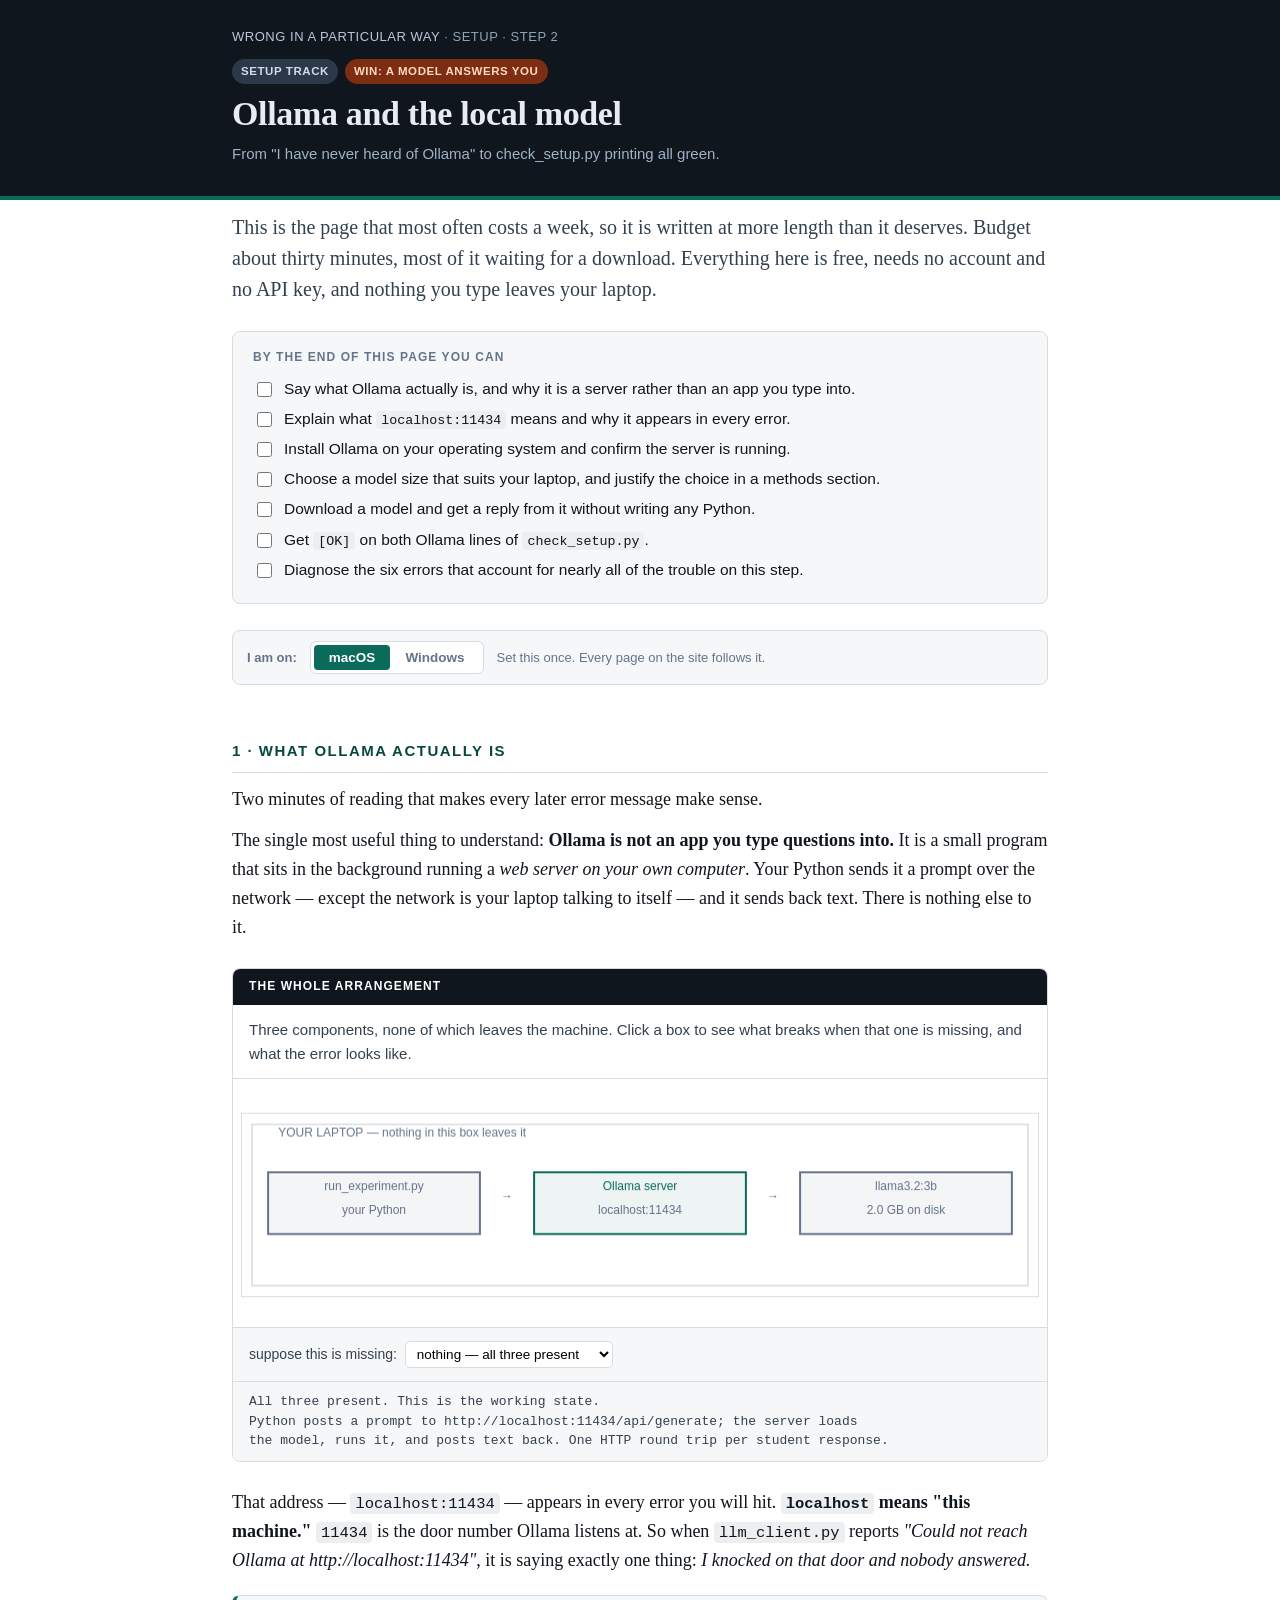
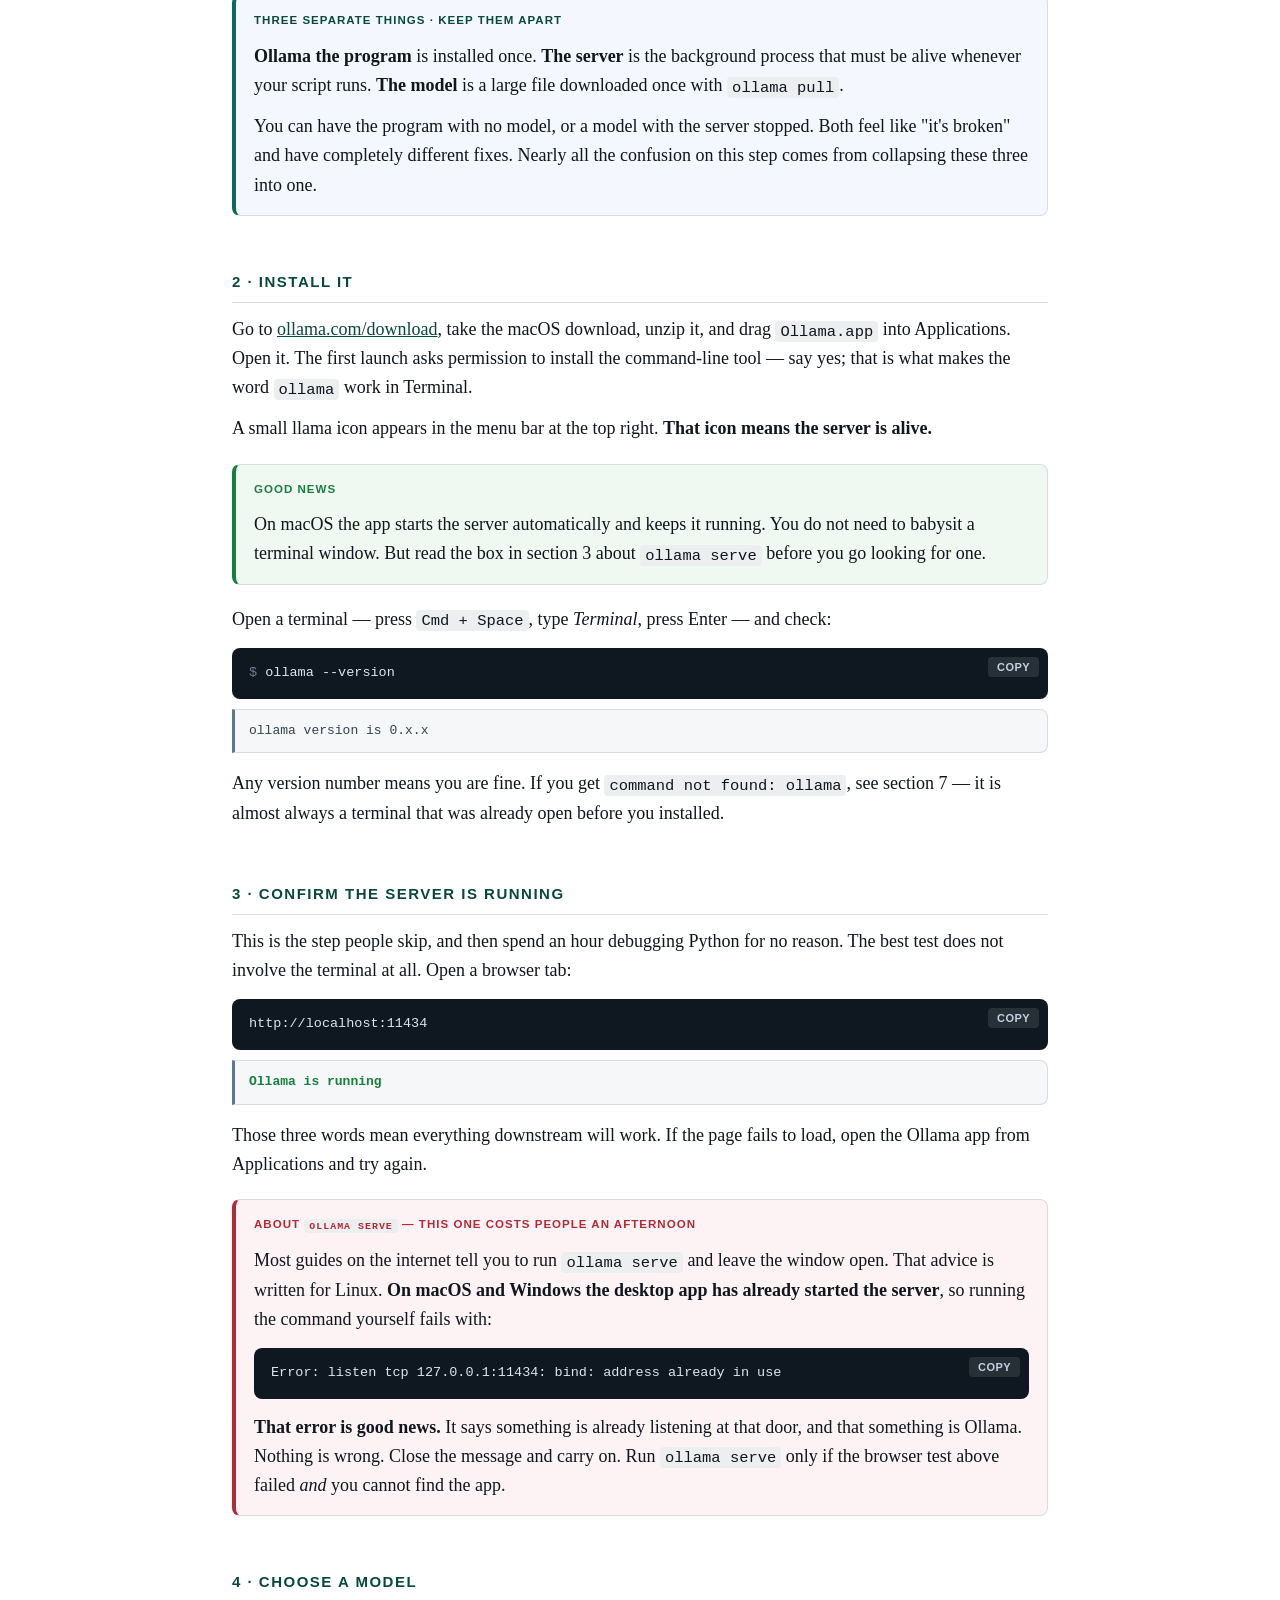
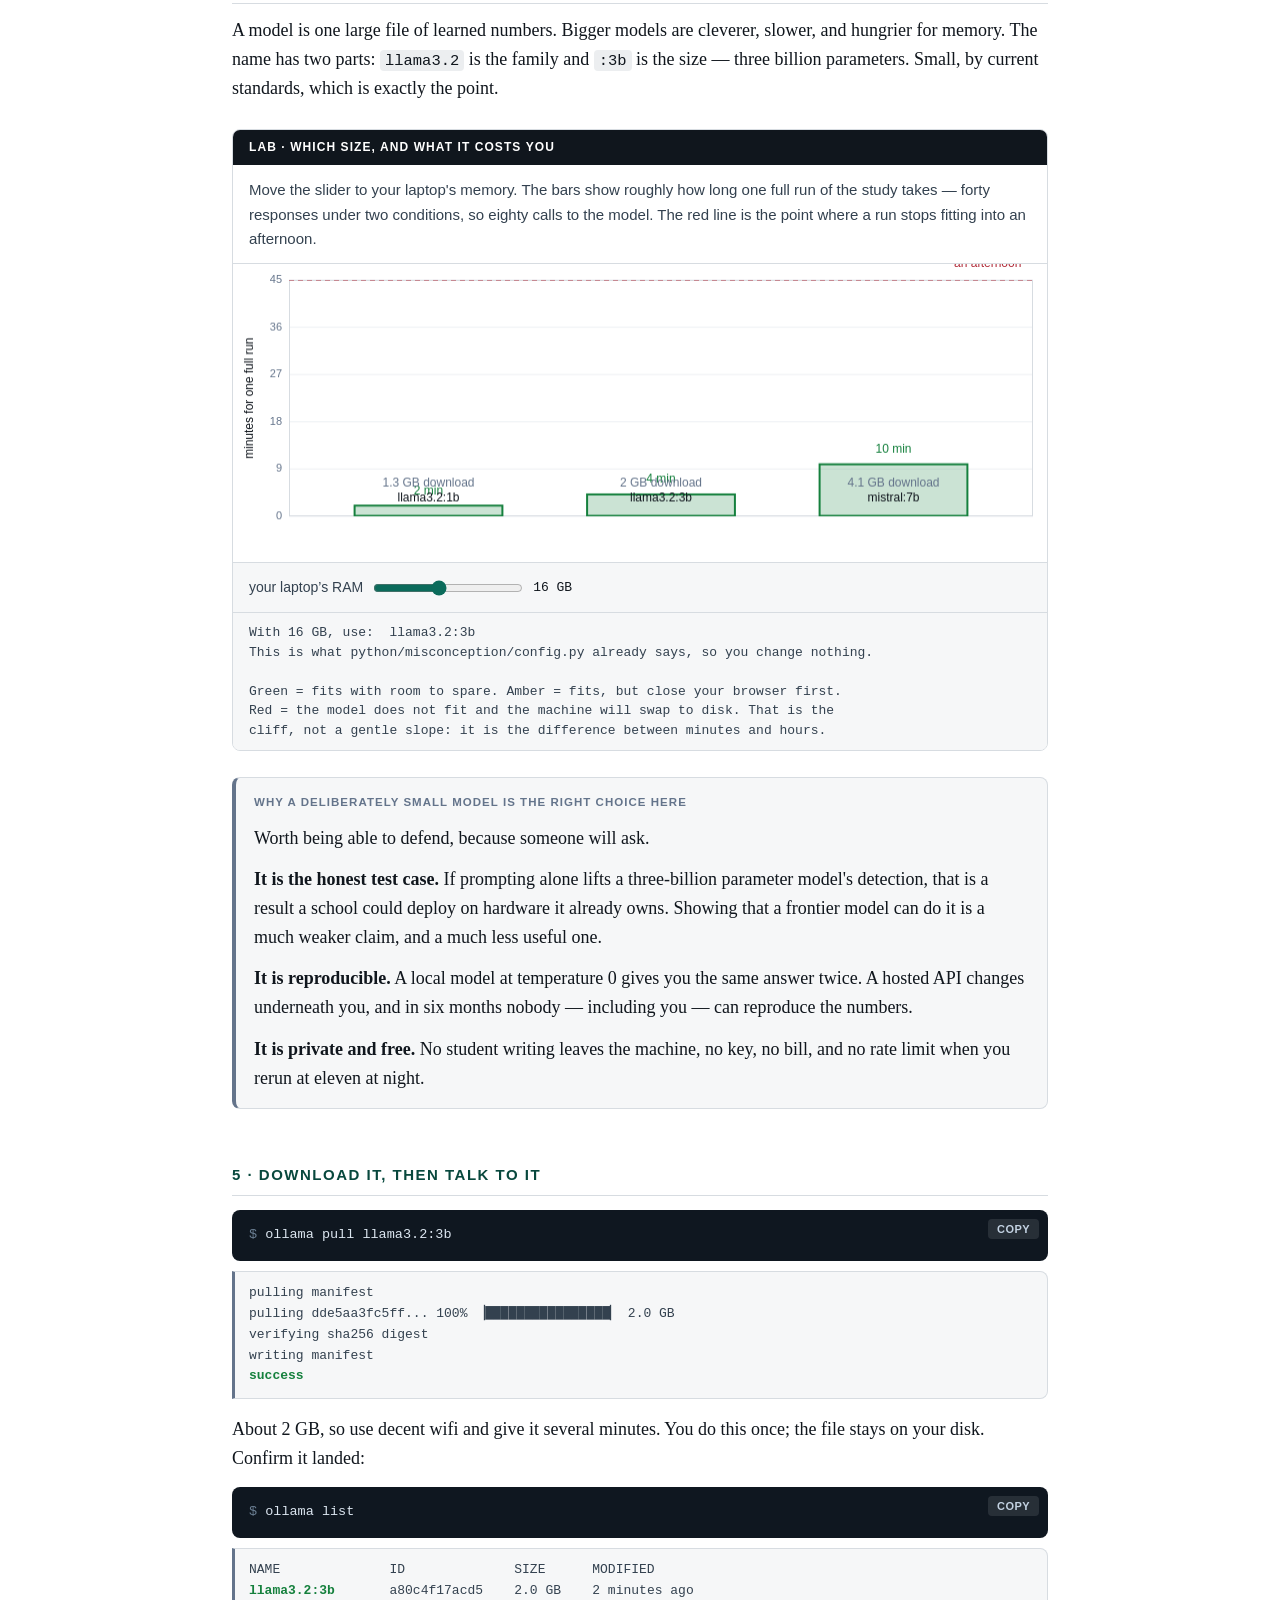
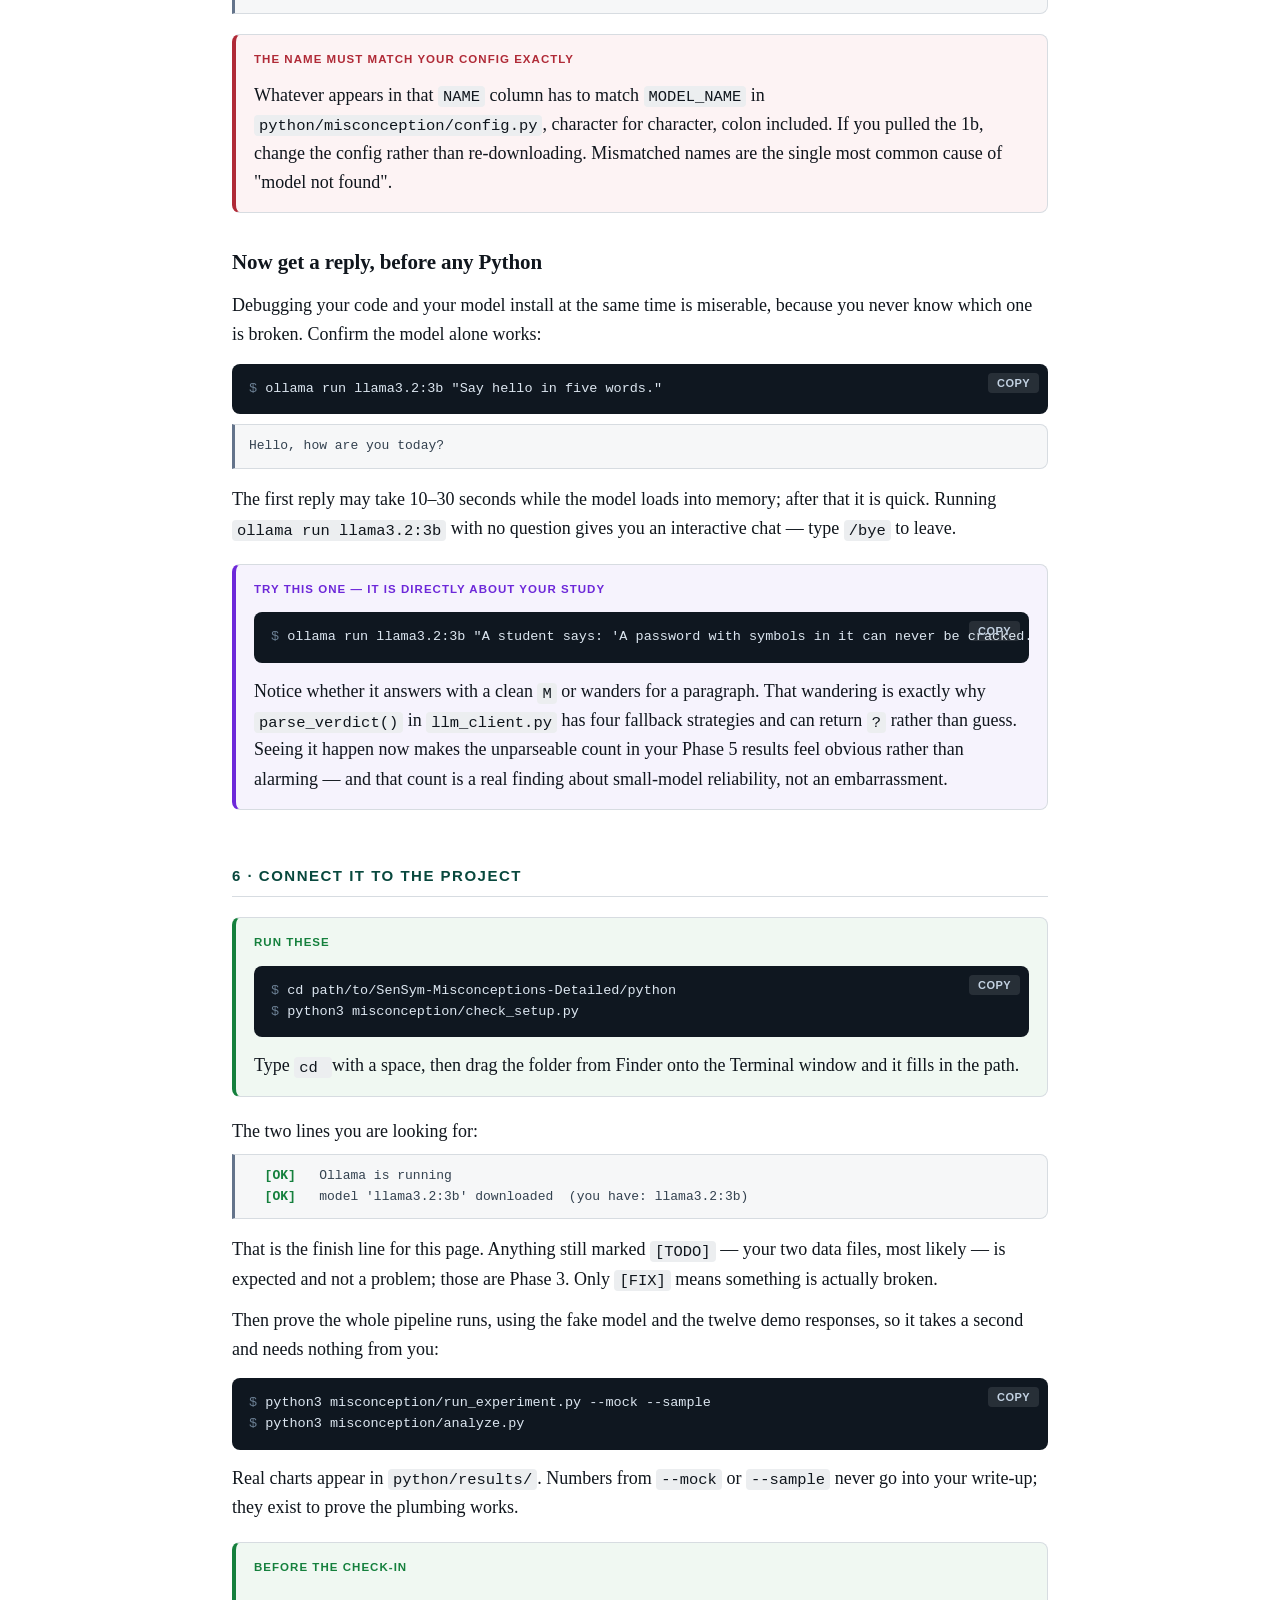
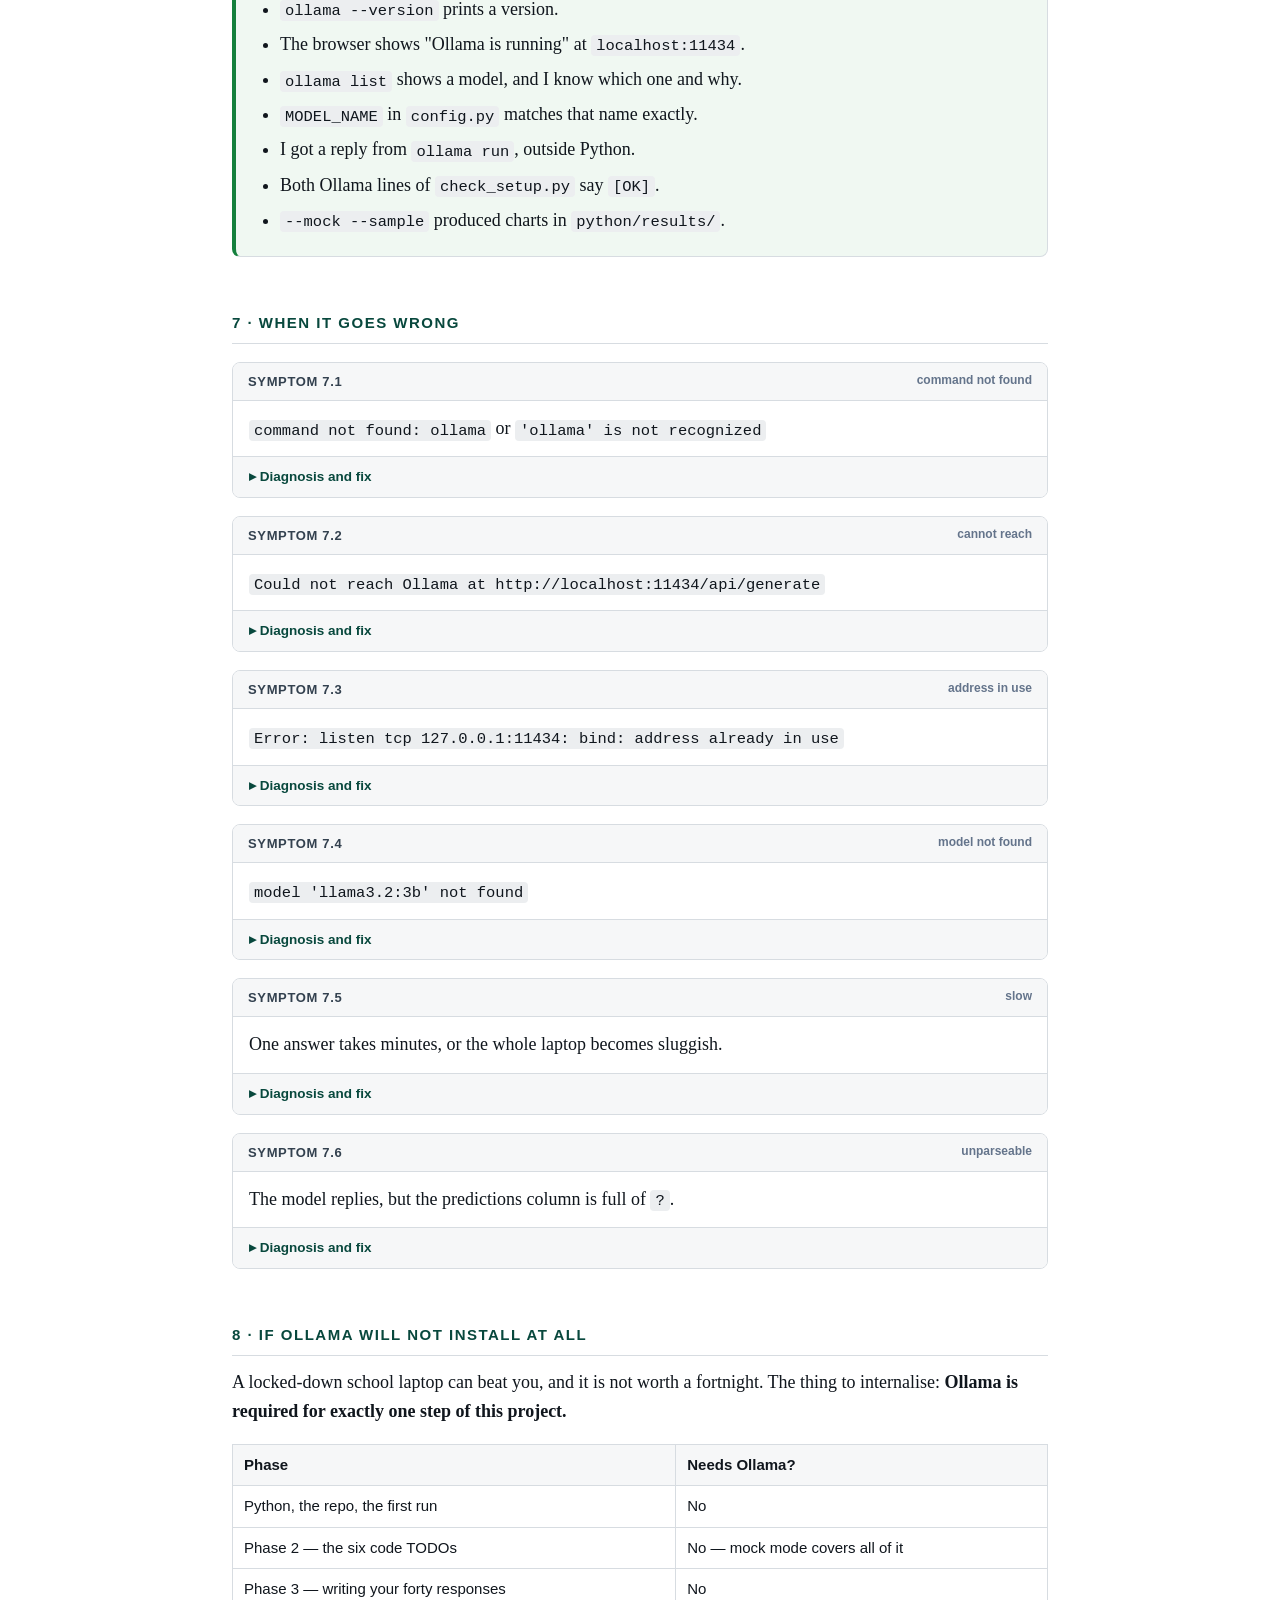
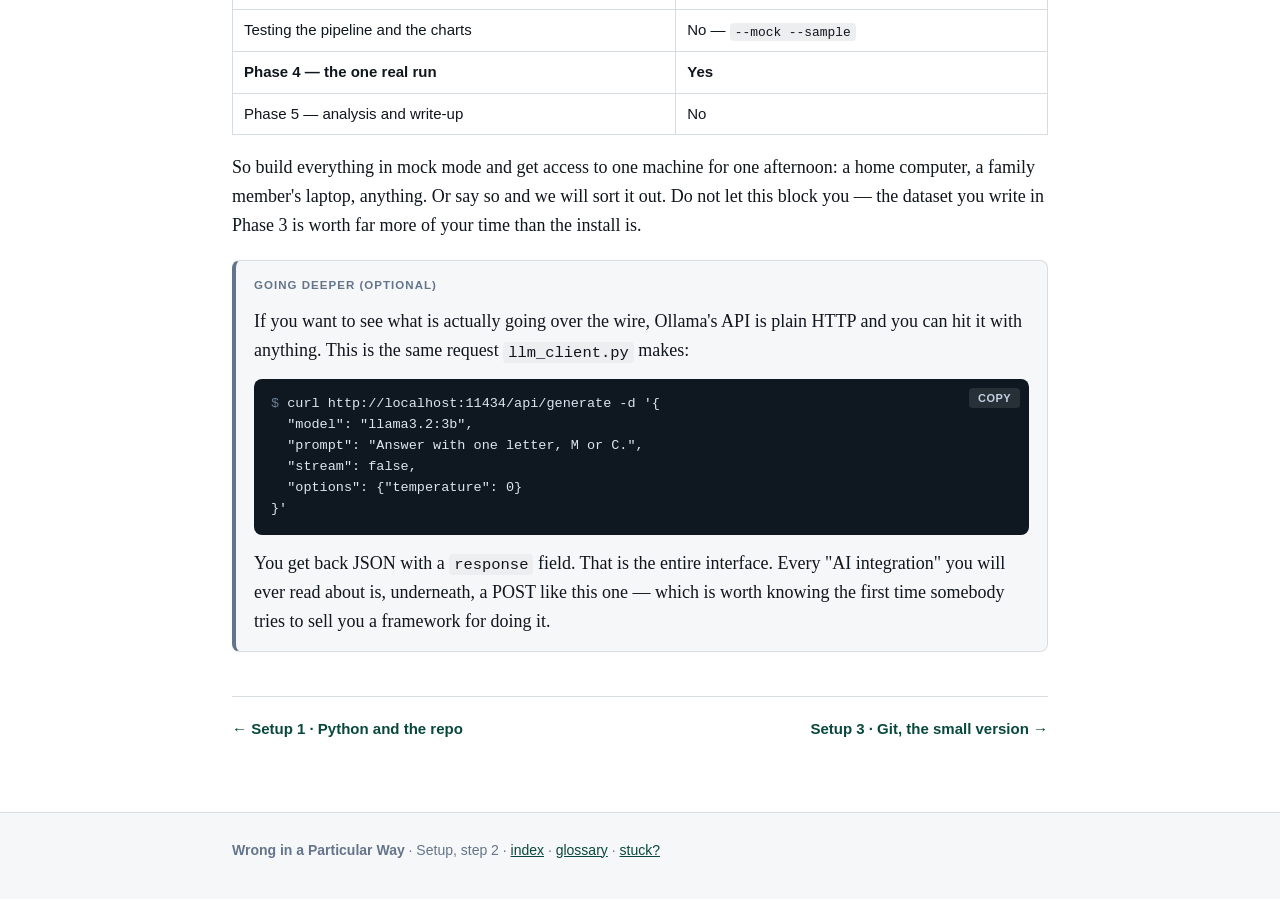
<file: docs/setup/ollama.html>
<!DOCTYPE html>
<html lang="en">
<head>
<meta charset="utf-8">
<meta name="viewport" content="width=device-width, initial-scale=1">
<title>Setup 2 · Ollama and the local model — Wrong in a Particular Way</title>
<link rel="stylesheet" href="../assets/vendor/katex/katex.min.css">
<link rel="stylesheet" href="../assets/css/style.css">
<script src="../assets/vendor/katex/katex.min.js"></script>
<script src="../assets/vendor/katex/auto-render.min.js"></script>
<script src="../assets/js/detect.js"></script>
</head>
<body>

<header class="site">
  <div class="wrap">
    <div class="crumbs"><a href="../index.html">Wrong in a Particular Way</a> · Setup · Step 2</div>
    <div class="badges"><span class="badge">Setup track</span><span class="badge win">Win: a model answers you</span></div>
    <h1 class="chapter-title">Ollama and the local model</h1>
    <p class="chapter-sub">From "I have never heard of Ollama" to check_setup.py printing all green.</p>
  </div>
</header>

<main class="wrap">

<p class="lede">This is the page that most often costs a week, so it is written at more length
than it deserves. Budget about thirty minutes, most of it waiting for a download. Everything
here is free, needs no account and no API key, and nothing you type leaves your laptop.</p>

<div class="objectives">
  <h3>By the end of this page you can</h3>
  <ul>
    <li>Say what Ollama actually is, and why it is a server rather than an app you type into.</li>
    <li>Explain what <code>localhost:11434</code> means and why it appears in every error.</li>
    <li>Install Ollama on your operating system and confirm the server is running.</li>
    <li>Choose a model size that suits your laptop, and justify the choice in a methods section.</li>
    <li>Download a model and get a reply from it without writing any Python.</li>
    <li>Get <code>[OK]</code> on both Ollama lines of <code>check_setup.py</code>.</li>
    <li>Diagnose the six errors that account for nearly all of the trouble on this step.</li>
  </ul>
</div>

<div class="os-bar">
  <span class="lbl2">I am on:</span>
  <span class="seg">
    <button type="button" data-os="mac" aria-pressed="true">macOS</button>
    <button type="button" data-os="win" aria-pressed="false">Windows</button>
  </span>
  <span class="muted" style="font-size:13px">Set this once. Every page on the site follows it.</span>
</div>

<h2>1 · What Ollama actually is</h2>

<p>Two minutes of reading that makes every later error message make sense.</p>

<p>The single most useful thing to understand: <strong>Ollama is not an app you type questions
into.</strong> It is a small program that sits in the background running a <em>web server on
your own computer</em>. Your Python sends it a prompt over the network — except the network is
your laptop talking to itself — and it sends back text. There is nothing else to it.</p>

<div class="lab">
  <div class="lab-title">The whole arrangement</div>
  <p class="lab-desc">Three components, none of which leaves the machine. Click a box to see
  what breaks when that one is missing, and what the error looks like.</p>
  <canvas id="arch" height="250"></canvas>
  <div class="controls" id="archctl"></div>
  <div class="readout" id="archout"></div>
</div>

<script>
G.lab(function () {
  var st = G.controls('archctl', [
    { k: 'which', type: 'select', label: 'suppose this is missing:',
      options: [['none', 'nothing — all three present'],
                ['prog', 'Ollama is not installed'],
                ['serve', 'the server is not running'],
                ['model', 'the model is not downloaded']],
      value: 'none' }
  ], draw);

  var BOXES = [
    { k: 'py',    t: 'run_experiment.py', d: 'your Python' },
    { k: 'serve', t: 'Ollama server',     d: 'localhost:11434' },
    { k: 'model', t: 'llama3.2:3b',       d: '2.0 GB on disk' }
  ];

  function draw() {
    var cv = G.canvas('arch'); if (!cv) return;
    var fr = G.frame(cv.ctx, cv.w, cv.h, {
      xmin: 0, xmax: 3, ymin: 0, ymax: 1,
      margin: { left: 8, right: 8, top: 34, bottom: 30 }
    });
    fr.axes({ xticks: 0, yticks: 0, grid: false });

    /* the "your laptop" boundary, with its caption inside it */
    fr.rect(0.04, 0.06, 2.96, 0.94, { stroke: G.COL.line, width: 1.5 });
    fr.text(0.14, 0.855, 'YOUR LAPTOP — nothing in this box leaves it',
            { color: G.COL.muted, align: 'left' });

    var dead = st.which;
    BOXES.forEach(function (b, i) {
      var x0 = 0.10 + i, x1 = 0.90 + i;
      var broken = (dead === 'prog' && (b.k === 'serve' || b.k === 'model'))
                || (dead === 'serve' && b.k === 'serve')
                || (dead === 'model' && b.k === 'model');
      var col = broken ? G.COL.rose : (b.k === 'serve' ? G.COL.accent : G.COL.muted);
      fr.rect(x0, 0.34, x1, 0.68,
              { fill: col, alpha: broken ? 0.13 : 0.07, stroke: col, width: 2 });
      fr.text((x0 + x1) / 2, 0.565, b.t, { color: col, align: 'center' });
      fr.text((x0 + x1) / 2, 0.435, broken ? 'MISSING' : b.d,
              { color: broken ? G.COL.rose : G.COL.muted, align: 'center' });
      if (i < 2) fr.text(i + 1.0, 0.51, '→', { color: G.COL.muted, align: 'center' });
    });

    var MSG = {
      none:  'All three present. This is the working state.\n' +
             'Python posts a prompt to http://localhost:11434/api/generate; the server loads\n' +
             'the model, runs it, and posts text back. One HTTP round trip per student response.',
      prog:  'Nothing is installed, so there is no server and no model.\n' +
             'The terminal says:  command not found: ollama\n' +
             'Fix: install it (section 2). This is the only failure that needs a download of the program itself.',
      serve: 'Installed, model on disk, but nothing is listening at the door.\n' +
             'Python says:  Could not reach Ollama at http://localhost:11434/api/generate\n' +
             'Fix: open the Ollama app. Do NOT start by editing Python — this error is never your code.',
      model: 'Server is up and answering, but the file it needs is not on disk.\n' +
             'You get:  model \'llama3.2:3b\' not found\n' +
             'Fix: ollama pull llama3.2:3b — or make config.py name the model you actually have.'
    };
    G.say('archout', MSG[st.which]);
  }
  draw();
});
</script>

<p>That address — <code>localhost:11434</code> — appears in every error you will hit.
<strong><code>localhost</code> means "this machine."</strong> <code>11434</code> is the door
number Ollama listens at. So when <code>llm_client.py</code> reports <em>"Could not reach
Ollama at http://localhost:11434"</em>, it is saying exactly one thing: <em>I knocked on that
door and nobody answered.</em></p>

<div class="box definition">
  <span class="lbl">Three separate things · keep them apart</span>
  <p><strong>Ollama the program</strong> is installed once. <strong>The server</strong> is the
  background process that must be alive whenever your script runs. <strong>The model</strong>
  is a large file downloaded once with <code>ollama pull</code>.</p>
  <p>You can have the program with no model, or a model with the server stopped. Both feel
  like "it's broken" and have completely different fixes. Nearly all the confusion on this
  step comes from collapsing these three into one.</p>
</div>

<h2>2 · Install it</h2>

<div class="os-only on" data-os="mac">
  <p>Go to <a href="https://ollama.com/download">ollama.com/download</a>, take the macOS
  download, unzip it, and drag <code>Ollama.app</code> into Applications. Open it. The first
  launch asks permission to install the command-line tool — say yes; that is what makes the
  word <code>ollama</code> work in Terminal.</p>
  <p>A small llama icon appears in the menu bar at the top right. <strong>That icon means the
  server is alive.</strong></p>
  <div class="box python">
    <span class="lbl">Good news</span>
    <p>On macOS the app starts the server automatically and keeps it running. You do not need
    to babysit a terminal window. But read the box in section 3 about <code>ollama serve</code>
    before you go looking for one.</p>
  </div>
</div>

<div class="os-only" data-os="win">
  <p>Go to <a href="https://ollama.com/download">ollama.com/download</a>, take the Windows
  download, and run <code>OllamaSetup.exe</code>. Click through, then launch Ollama from the
  Start menu.</p>
  <p>A llama icon appears in the system tray at the bottom right — possibly hidden behind the
  <strong>^</strong> arrow. <strong>That icon means the server is alive.</strong></p>
  <div class="box python">
    <span class="lbl">On a school-managed laptop</span>
    <p>The Windows installer writes into your own user folder and does not require
    administrator rights, so it usually succeeds even on a locked-down machine. If it is
    blocked anyway, do not lose a week over it — see section 8.</p>
  </div>
  <div class="box warning">
    <span class="lbl">Ignore anything you read about WSL</span>
    <p>Some guides tell Windows users to install Ollama inside WSL, a Linux layer. You do not
    need that and it will make things harder, because your Python is running in Windows and
    would then have to reach across into Linux. Use the ordinary <code>.exe</code>.</p>
  </div>
</div>

<p>Open a terminal —
<span class="os-only on" data-os="mac">press <code>Cmd + Space</code>, type <em>Terminal</em>, press Enter</span><span class="os-only" data-os="win">press the Windows key, type <em>PowerShell</em>, press Enter</span>
— and check:</p>

<div class="cmd"><pre><span class="p">$ </span>ollama --version</pre></div>
<div class="out">ollama version is 0.x.x</div>

<p>Any version number means you are fine. If you get
<span class="os-only on" data-os="mac"><code>command not found: ollama</code></span><span class="os-only" data-os="win"><code>ollama : The term 'ollama' is not recognized</code></span>,
see section 7 — it is almost always a terminal that was already open before you installed.</p>

<h2>3 · Confirm the server is running</h2>

<p>This is the step people skip, and then spend an hour debugging Python for no reason. The
best test does not involve the terminal at all. Open a browser tab:</p>

<div class="cmd"><pre>http://localhost:11434</pre></div>
<div class="out"><b>Ollama is running</b></div>

<p>Those three words mean everything downstream will work. If the page fails to load, open the
Ollama app
<span class="os-only on" data-os="mac">from Applications</span><span class="os-only" data-os="win">from the Start menu</span>
and try again.</p>

<div class="box warning">
  <span class="lbl">About <code>ollama serve</code> — this one costs people an afternoon</span>
  <p>Most guides on the internet tell you to run <code>ollama serve</code> and leave the window
  open. That advice is written for Linux. <strong>On macOS and Windows the desktop app has
  already started the server</strong>, so running the command yourself fails with:</p>
  <div class="cmd"><pre>Error: listen tcp 127.0.0.1:11434: bind: address already in use</pre></div>
  <p><strong>That error is good news.</strong> It says something is already listening at that
  door, and that something is Ollama. Nothing is wrong. Close the message and carry on. Run
  <code>ollama serve</code> only if the browser test above failed <em>and</em> you cannot find
  the app.</p>
</div>

<h2>4 · Choose a model</h2>

<p>A model is one large file of learned numbers. Bigger models are cleverer, slower, and
hungrier for memory. The name has two parts: <code>llama3.2</code> is the family and
<code>:3b</code> is the size — three billion parameters. Small, by current standards, which is
exactly the point.</p>

<div class="lab">
  <div class="lab-title">Lab · which size, and what it costs you</div>
  <p class="lab-desc">Move the slider to your laptop's memory. The bars show roughly how long
  one full run of the study takes — forty responses under two conditions, so eighty calls to
  the model. The red line is the point where a run stops fitting into an afternoon.</p>
  <canvas id="pick" height="300"></canvas>
  <div class="controls" id="pickctl"></div>
  <div class="readout" id="pickout"></div>
</div>

<script>
G.lab(function () {
  /* Seconds-per-call are order-of-magnitude figures from typical laptops, not
     measurements from a controlled benchmark. They are here to show the SHAPE
     of the tradeoff — a 7B model is not slightly slower than a 3B one, it is
     several times slower once it stops fitting in memory. Treat as observed. */
  var MODELS = [
    { name: 'llama3.2:1b',  gb: 1.3, need: 3,  base: 1.6 },
    { name: 'llama3.2:3b',  gb: 2.0, need: 5,  base: 3.2 },
    { name: 'mistral:7b',   gb: 4.1, need: 9,  base: 7.5 }
  ];

  var st = G.controls('pickctl', [
    { k: 'ram', type: 'range', label: 'your laptop’s RAM',
      min: 4, max: 32, step: 4, value: 16,
      fmt: function (v) { return v + ' GB'; } }
  ], draw);

  function secsPerCall(m, ram) {
    /* Once the model does not fit comfortably, the machine starts swapping to
       disk and the penalty is large and nonlinear. */
    var head = ram - m.need;
    if (head >= 3) return m.base;
    if (head >= 0) return m.base * 2.2;
    return m.base * 7;
  }

  function draw() {
    var cv = G.canvas('pick'); if (!cv) return;
    var ram = st.ram;
    var mins = MODELS.map(function (m) { return secsPerCall(m, ram) * 80 / 60; });

    var fr = G.frame(cv.ctx, cv.w, cv.h, {
      xmin: -0.6, xmax: 2.6, ymin: 0, ymax: Math.max(45, Math.ceil(Math.max.apply(null, mins) / 10) * 10 + 5),
      margin: { left: 56, bottom: 46, top: 16, right: 14 }
    });
    fr.axes({ ylabel: 'minutes for one full run', xticks: 0, yticks: 5,
              yfmt: function (v) { return v.toFixed(0); } });

    MODELS.forEach(function (m, i) {
      var fits = ram - m.need >= 3;
      var col = fits ? G.COL.green : (ram - m.need >= 0 ? G.COL.amber : G.COL.rose);
      fr.rect(i - 0.32, 0, i + 0.32, mins[i], { fill: col, alpha: 0.22, stroke: col, width: 2 });
      fr.text(i, mins[i] + fr.ymax * 0.035, mins[i].toFixed(0) + ' min',
              { color: col, align: 'center' });
      fr.text(i, fr.ymax * 0.05, m.name, { color: G.COL.ink, align: 'center' });
      fr.text(i, fr.ymax * 0.115, m.gb + ' GB download',
              { color: G.COL.muted, align: 'center' });
    });
    fr.hline(45, { color: G.COL.rose, dash: [5, 4] });
    fr.text(2.55, 47, 'an afternoon', { color: G.COL.rose, align: 'right' });

    var rec = ram <= 8 ? MODELS[0] : MODELS[1];
    G.say('pickout',
      'With ' + ram + ' GB, use:  ' + rec.name + '\n' +
      (rec.name === 'llama3.2:3b'
        ? 'This is what python/misconception/config.py already says, so you change nothing.'
        : 'Change MODEL_NAME in python/misconception/config.py to "' + rec.name + '" to match.') +
      '\n\nGreen = fits with room to spare. Amber = fits, but close your browser first.\n' +
      'Red = the model does not fit and the machine will swap to disk. That is the\n' +
      'cliff, not a gentle slope: it is the difference between minutes and hours.');
  }
  draw();
});
</script>

<div class="box aside">
  <span class="lbl">Why a deliberately small model is the right choice here</span>
  <p>Worth being able to defend, because someone will ask.</p>
  <p><strong>It is the honest test case.</strong> If prompting alone lifts a three-billion
  parameter model's detection, that is a result a school could deploy on hardware it already
  owns. Showing that a frontier model can do it is a much weaker claim, and a much less
  useful one.</p>
  <p><strong>It is reproducible.</strong> A local model at temperature 0 gives you the same
  answer twice. A hosted API changes underneath you, and in six months nobody — including you
  — can reproduce the numbers.</p>
  <p><strong>It is private and free.</strong> No student writing leaves the machine, no key,
  no bill, and no rate limit when you rerun at eleven at night.</p>
</div>

<h2>5 · Download it, then talk to it</h2>

<div class="cmd"><pre><span class="p">$ </span>ollama pull llama3.2:3b</pre></div>
<div class="out">pulling manifest
pulling dde5aa3fc5ff... 100% ▕████████████████▏ 2.0 GB
verifying sha256 digest
writing manifest
<b>success</b></div>

<p>About 2 GB, so use decent wifi and give it several minutes. You do this once; the file
stays on your disk. Confirm it landed:</p>

<div class="cmd"><pre><span class="p">$ </span>ollama list</pre></div>
<div class="out">NAME              ID              SIZE      MODIFIED
<b>llama3.2:3b</b>       a80c4f17acd5    2.0 GB    2 minutes ago</div>

<div class="box warning">
  <span class="lbl">The name must match your config exactly</span>
  <p>Whatever appears in that <code>NAME</code> column has to match <code>MODEL_NAME</code> in
  <code>python/misconception/config.py</code>, character for character, colon included. If you
  pulled the 1b, change the config rather than re-downloading. Mismatched names are the single
  most common cause of "model not found".</p>
</div>

<h3>Now get a reply, before any Python</h3>

<p>Debugging your code and your model install at the same time is miserable, because you never
know which one is broken. Confirm the model alone works:</p>

<div class="cmd"><pre><span class="p">$ </span>ollama run llama3.2:3b "Say hello in five words."</pre></div>
<div class="out">Hello, how are you today?</div>

<p>The first reply may take 10–30 seconds while the model loads into memory; after that it is
quick. Running <code>ollama run llama3.2:3b</code> with no question gives you an interactive
chat — type <code>/bye</code> to leave.</p>

<div class="box example">
  <span class="lbl">Try this one — it is directly about your study</span>
  <div class="cmd"><pre><span class="p">$ </span>ollama run llama3.2:3b "A student says: 'A password with symbols in it can never be cracked.' Is that a misconception? Answer M or C."</pre></div>
  <p>Notice whether it answers with a clean <code>M</code> or wanders for a paragraph. That
  wandering is exactly why <code>parse_verdict()</code> in <code>llm_client.py</code> has four
  fallback strategies and can return <code>?</code> rather than guess. Seeing it happen now
  makes the unparseable count in your Phase 5 results feel obvious rather than alarming — and
  that count is a real finding about small-model reliability, not an embarrassment.</p>
</div>

<h2>6 · Connect it to the project</h2>

<div class="box python">
  <span class="lbl">Run these</span>
  <div class="cmd"><pre><span class="p">$ </span>cd path/to/SenSym-Misconceptions-Detailed/python
<span class="p">$ </span>python3 misconception/check_setup.py</pre></div>
  <p class="os-only on" data-os="mac" style="margin-bottom:0">Type <code>cd </code> with a
  space, then drag the folder from Finder onto the Terminal window and it fills in the path.</p>
  <p class="os-only" data-os="win" style="margin-bottom:0">In File Explorer, shift-right-click
  the folder and choose "Copy as path", then paste it after <code>cd </code>. If
  <code>python3</code> is not recognised, use <code>python</code>.</p>
</div>

<p>The two lines you are looking for:</p>

<div class="out">  <b>[OK]</b>   Ollama is running
  <b>[OK]</b>   model 'llama3.2:3b' downloaded  (you have: llama3.2:3b)</div>

<p>That is the finish line for this page. Anything still marked <code>[TODO]</code> — your two
data files, most likely — is expected and not a problem; those are Phase 3. Only
<code>[FIX]</code> means something is actually broken.</p>

<p>Then prove the whole pipeline runs, using the fake model and the twelve demo responses, so
it takes a second and needs nothing from you:</p>

<div class="cmd"><pre><span class="p">$ </span>python3 misconception/run_experiment.py --mock --sample
<span class="p">$ </span>python3 misconception/analyze.py</pre></div>

<p>Real charts appear in <code>python/results/</code>. Numbers from <code>--mock</code> or
<code>--sample</code> never go into your write-up; they exist to prove the plumbing works.</p>

<div class="box verify">
  <span class="lbl">Before the check-in</span>
  <ul>
    <li><code>ollama --version</code> prints a version.</li>
    <li>The browser shows "Ollama is running" at <code>localhost:11434</code>.</li>
    <li><code>ollama list</code> shows a model, and I know which one and why.</li>
    <li><code>MODEL_NAME</code> in <code>config.py</code> matches that name exactly.</li>
    <li>I got a reply from <code>ollama run</code>, outside Python.</li>
    <li>Both Ollama lines of <code>check_setup.py</code> say <code>[OK]</code>.</li>
    <li><code>--mock --sample</code> produced charts in <code>python/results/</code>.</li>
  </ul>
</div>

<h2>7 · When it goes wrong</h2>

<div class="exercise">
  <div class="ex-head">Symptom 7.1<span class="tag">command not found</span></div>
  <div class="ex-body"><p><code>command not found: ollama</code> or
  <code>'ollama' is not recognized</code></p></div>
  <details><summary>Diagnosis and fix</summary><div class="solution">
    <p>The terminal does not know where the program lives. In order of likelihood:</p>
    <p><strong>1. The terminal was open before you installed.</strong> A terminal learns about
    new programs only when it starts. Close the window completely and open a fresh one. This
    is the fix about four times out of five.</p>
    <p><strong>2. The app has never been launched.</strong> Open Ollama itself once
    <span class="os-only on" data-os="mac">from Applications — it installs the command-line
    tool on first run and asks permission to do so</span><span class="os-only" data-os="win">from the Start menu</span>,
    then reopen the terminal.</p>
    <p class="os-only on" data-os="mac"><strong>3. Still stuck.</strong> Try the full path:
    <code>/usr/local/bin/ollama --version</code>. If that works it is a PATH problem, which
    takes two minutes to fix on a call.</p>
    <p class="os-only" data-os="win"><strong>3. Still stuck.</strong> Sign out of Windows and
    back in. That forces PowerShell to reload the PATH, which the installer changed.</p>
  </div></details>
</div>

<div class="exercise">
  <div class="ex-head">Symptom 7.2<span class="tag">cannot reach</span></div>
  <div class="ex-body"><p><code>Could not reach Ollama at http://localhost:11434/api/generate</code></p></div>
  <details><summary>Diagnosis and fix</summary><div class="solution">
    <p>Your Python knocked and nobody answered. The server is not running. Confirm with the
    browser test: go to <code>http://localhost:11434</code> and look for "Ollama is running".</p>
    <p>If the page does not load, open the Ollama app
    <span class="os-only on" data-os="mac">and confirm the llama appears in the menu bar</span><span class="os-only" data-os="win">and confirm the llama appears in the system tray, possibly behind the <strong>^</strong> arrow</span>.
    Then rerun <code>check_setup.py</code>.</p>
    <p><strong>Do not start by editing Python.</strong> This error is never caused by your
    code — it is caused by there being nothing to talk to. Knowing which layer an error lives
    in is most of what debugging is.</p>
  </div></details>
</div>

<div class="exercise">
  <div class="ex-head">Symptom 7.3<span class="tag">address in use</span></div>
  <div class="ex-body"><p><code>Error: listen tcp 127.0.0.1:11434: bind: address already in use</code></p></div>
  <details><summary>Diagnosis and fix</summary><div class="solution">
    <p><strong>Nothing is wrong.</strong> You ran <code>ollama serve</code> while the desktop
    app was already running the server. The message means the door is already occupied — by
    Ollama.</p>
    <p>Close it and move on. You never need <code>ollama serve</code> on
    <span class="os-only on" data-os="mac">macOS</span><span class="os-only" data-os="win">Windows</span>.
    An error that means "the thing you wanted has already happened" is worth recognising on
    sight; you will meet the pattern again.</p>
  </div></details>
</div>

<div class="exercise">
  <div class="ex-head">Symptom 7.4<span class="tag">model not found</span></div>
  <div class="ex-body"><p><code>model 'llama3.2:3b' not found</code></p></div>
  <details><summary>Diagnosis and fix</summary><div class="solution">
    <p>The server is up but that file is not on disk, or the name does not match. Run
    <code>ollama list</code> and compare the <code>NAME</code> column against
    <code>MODEL_NAME</code> in <code>python/misconception/config.py</code>. They must match
    exactly.</p>
    <p>If the list is empty, <code>ollama pull llama3.2:3b</code>. If you have a different
    size, change the config to match rather than downloading a second model — there is no
    reason to keep two.</p>
  </div></details>
</div>

<div class="exercise">
  <div class="ex-head">Symptom 7.5<span class="tag">slow</span></div>
  <div class="ex-body"><p>One answer takes minutes, or the whole laptop becomes sluggish.</p></div>
  <details><summary>Diagnosis and fix</summary><div class="solution">
    <p>The model does not fit in memory, so the machine is swapping to disk. Drop a size:
    <code>ollama pull llama3.2:1b</code>, then set <code>MODEL_NAME = "llama3.2:1b"</code> in
    <code>config.py</code>.</p>
    <p>Also close the browser. Chrome and a language model are competing for exactly the same
    memory, and the browser usually wins. <code>ollama ps</code> shows what is currently loaded.</p>
    <p><strong>The smaller model is not a compromise on the science.</strong> A weaker model
    that benefits more from misconception-aware prompting is arguably the <em>more</em>
    interesting result — a bigger effect on a smaller base is exactly what you would predict if
    the catalogue is supplying knowledge the model lacks. You report which model you used and
    why, which you were going to do anyway.</p>
  </div></details>
</div>

<div class="exercise">
  <div class="ex-head">Symptom 7.6<span class="tag">unparseable</span></div>
  <div class="ex-body"><p>The model replies, but the predictions column is full of
  <code>?</code>.</p></div>
  <details><summary>Diagnosis and fix</summary><div class="solution">
    <p>Not an install problem. The model is answering but not in the <code>VERDICT: M</code>
    format the prompt asked for, so <code>parse_verdict()</code> declines to guess and returns
    <code>?</code>.</p>
    <p>Two fixes, in order: make <code>OUTPUT_FORMAT_INSTRUCTION</code> in
    <code>prompts.py</code> blunter and more repetitive, or move up a model size.</p>
    <p><strong>But first, write the number down.</strong> "The 3B model produced unparseable
    output on 12% of items" is a genuine finding about small-model reliability and belongs in
    your results. Quietly defaulting those to <code>C</code> would make your numbers look
    better than they are, which is why the code refuses to do it.</p>
  </div></details>
</div>

<h2>8 · If Ollama will not install at all</h2>

<p>A locked-down school laptop can beat you, and it is not worth a fortnight. The thing to
internalise: <strong>Ollama is required for exactly one step of this project.</strong></p>

<table>
  <thead><tr><th>Phase</th><th>Needs Ollama?</th></tr></thead>
  <tbody>
  <tr><td>Python, the repo, the first run</td><td>No</td></tr>
  <tr><td>Phase 2 — the six code TODOs</td><td>No — mock mode covers all of it</td></tr>
  <tr><td>Phase 3 — writing your forty responses</td><td>No</td></tr>
  <tr><td>Testing the pipeline and the charts</td><td>No — <code>--mock --sample</code></td></tr>
  <tr><td><strong>Phase 4 — the one real run</strong></td><td><strong>Yes</strong></td></tr>
  <tr><td>Phase 5 — analysis and write-up</td><td>No</td></tr>
  </tbody>
</table>

<p>So build everything in mock mode and get access to one machine for one afternoon: a home
computer, a family member's laptop, anything. Or say so and we will sort it out. Do not let
this block you — the dataset you write in Phase 3 is worth far more of your time than the
install is.</p>

<div class="box aside">
  <span class="lbl">Going deeper (optional)</span>
  <p>If you want to see what is actually going over the wire, Ollama's API is plain HTTP and
  you can hit it with anything. This is the same request <code>llm_client.py</code> makes:</p>
  <div class="cmd"><pre><span class="p">$ </span>curl http://localhost:11434/api/generate -d '{
  "model": "llama3.2:3b",
  "prompt": "Answer with one letter, M or C.",
  "stream": false,
  "options": {"temperature": 0}
}'</pre></div>
  <p>You get back JSON with a <code>response</code> field. That is the entire interface. Every
  "AI integration" you will ever read about is, underneath, a POST like this one — which is
  worth knowing the first time somebody tries to sell you a framework for doing it.</p>
</div>

<div class="pager">
  <a href="python.html">← Setup 1 · Python and the repo</a>
  <a href="git.html">Setup 3 · Git, the small version →</a>
</div>

</main>

<footer class="site">
  <div class="wrap">
    <strong>Wrong in a Particular Way</strong> · Setup, step 2 ·
    <a href="../index.html">index</a> ·
    <a href="../extras/glossary.html">glossary</a> ·
    <a href="../extras/unstuck.html">stuck?</a>
  </div>
</footer>

</body>
</html>
</file>
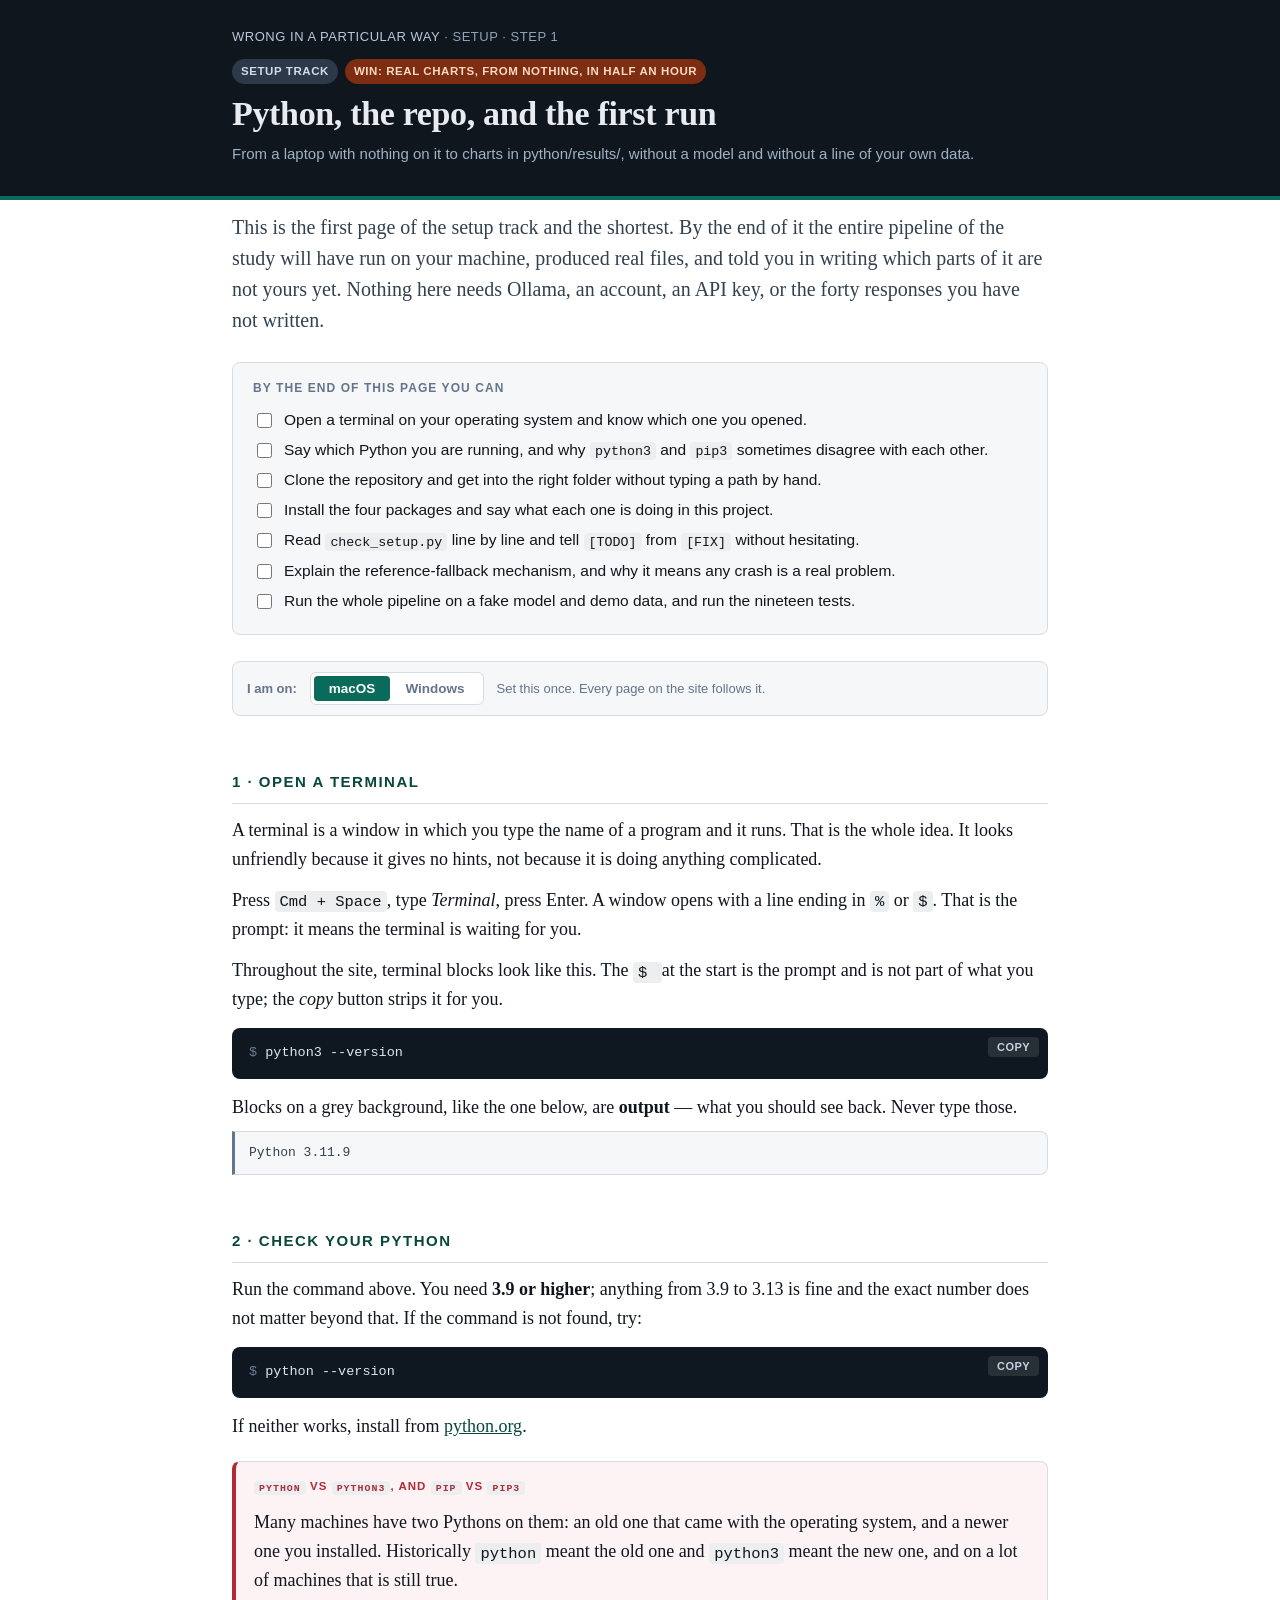
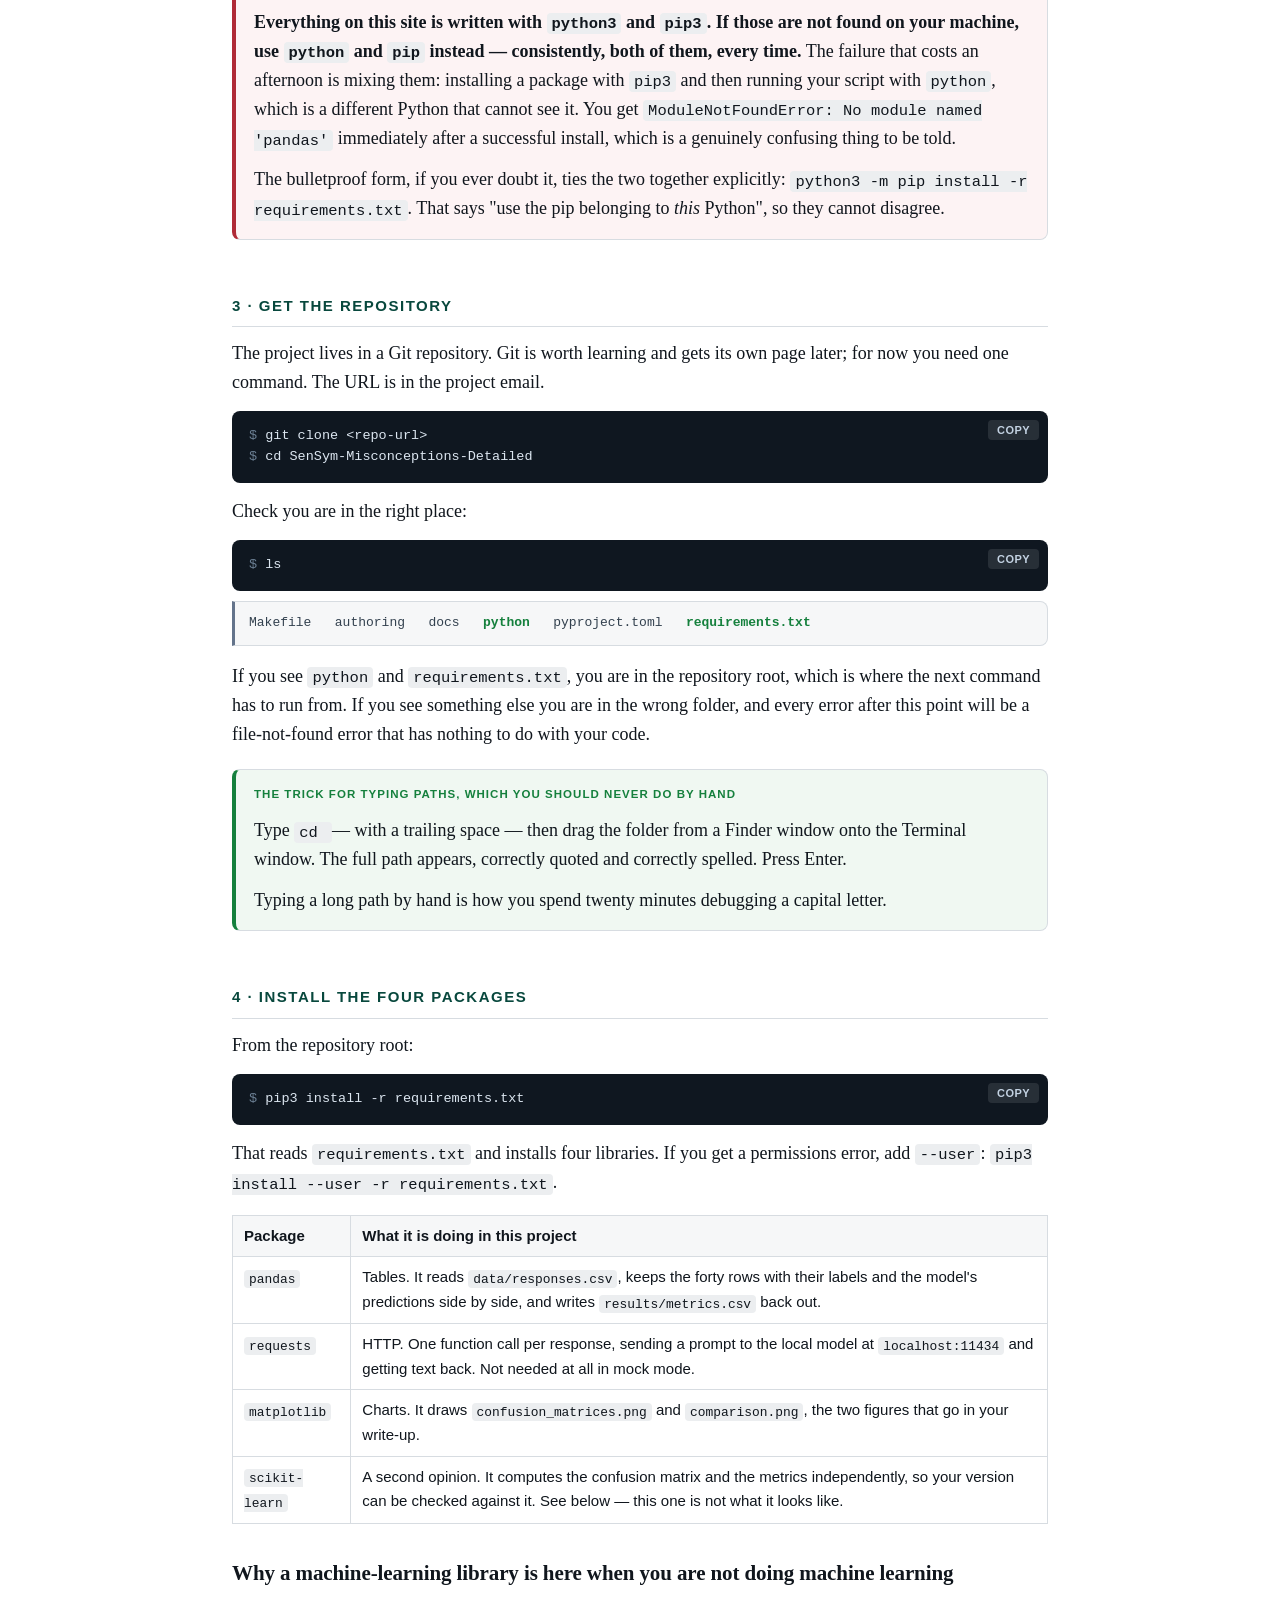
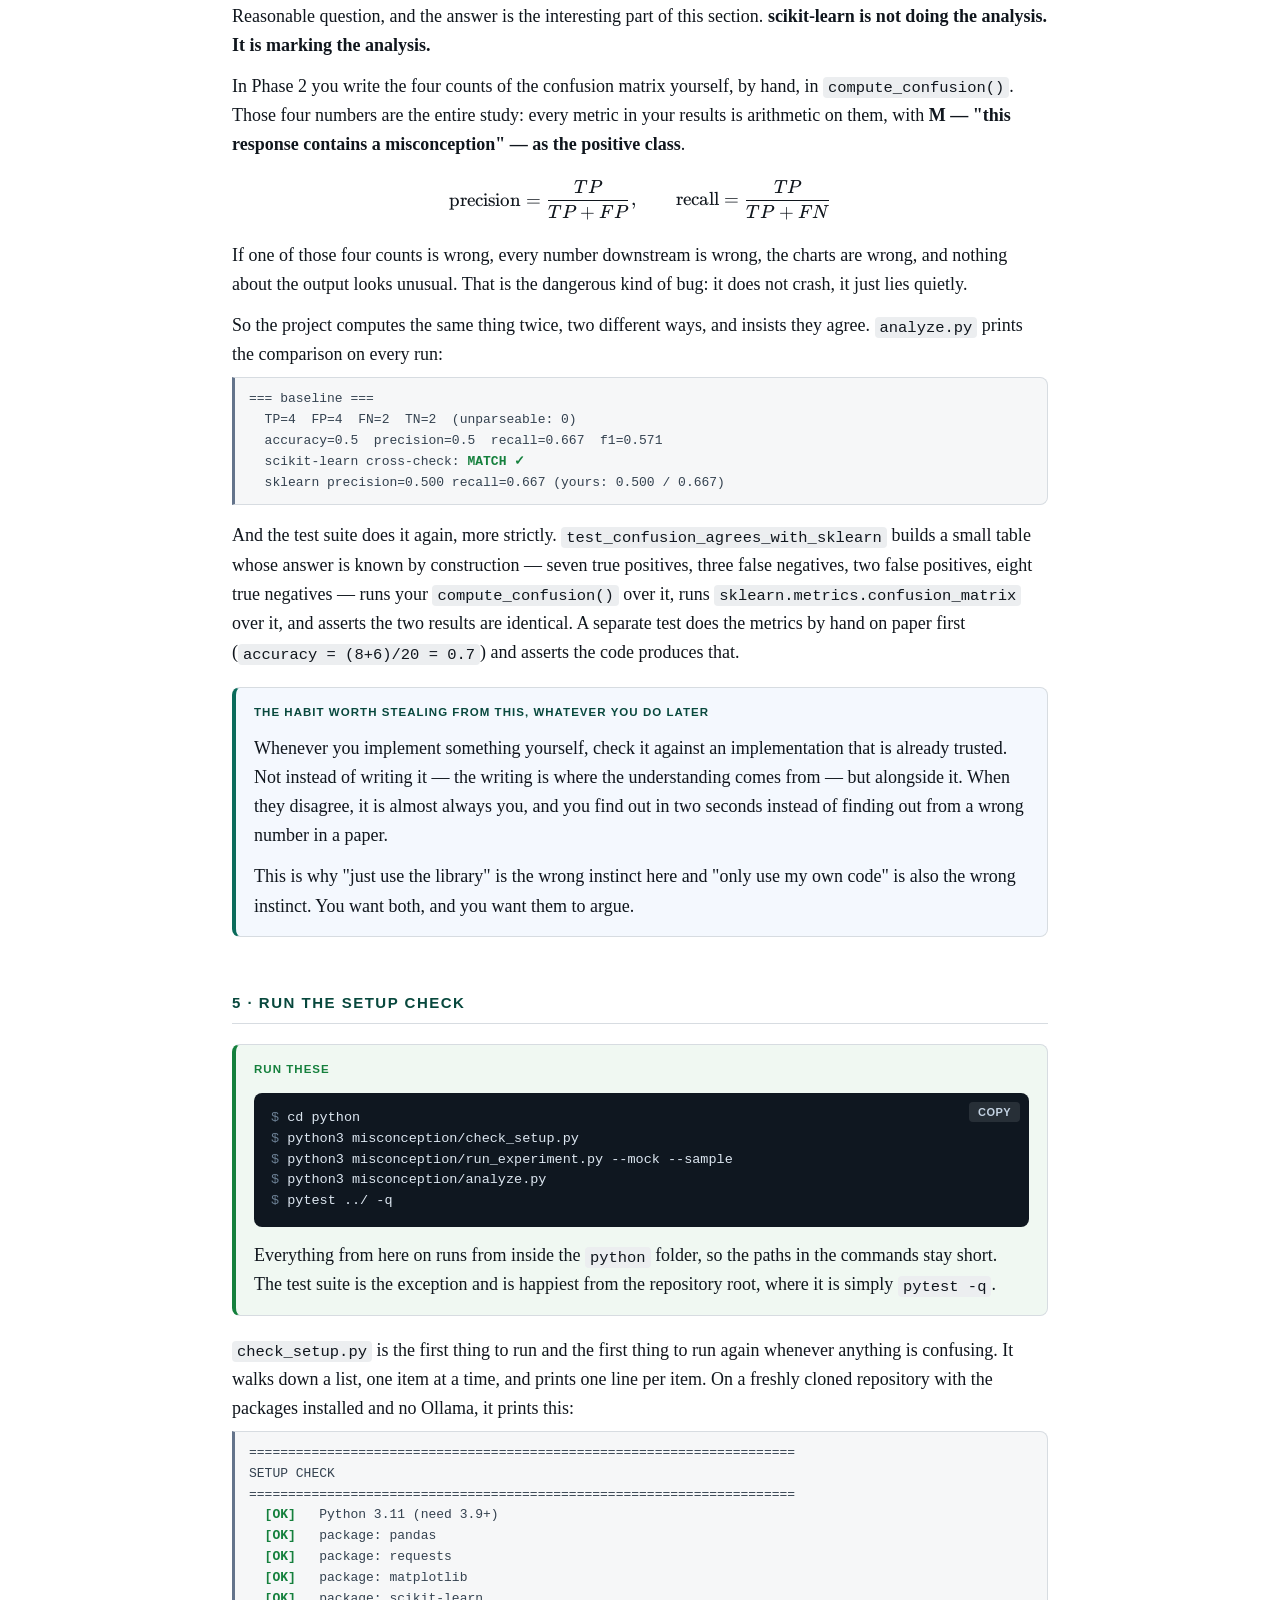
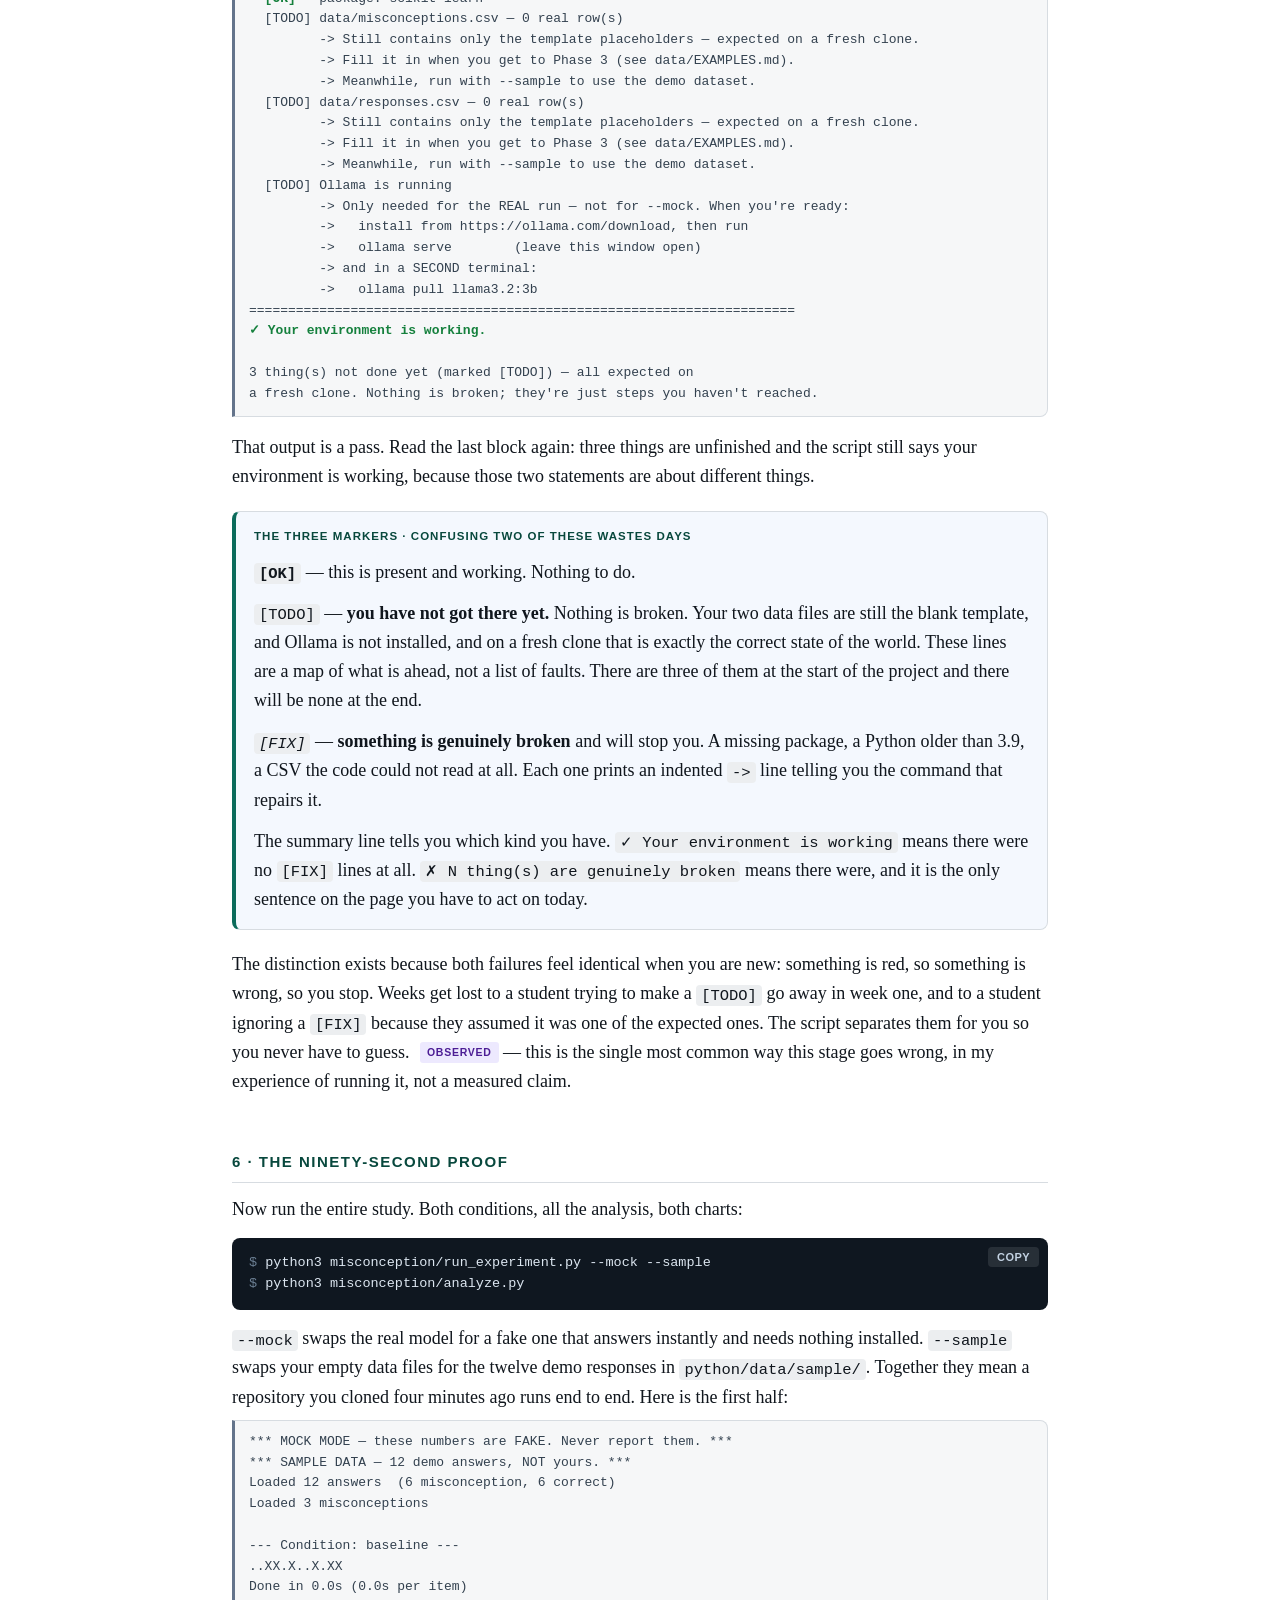
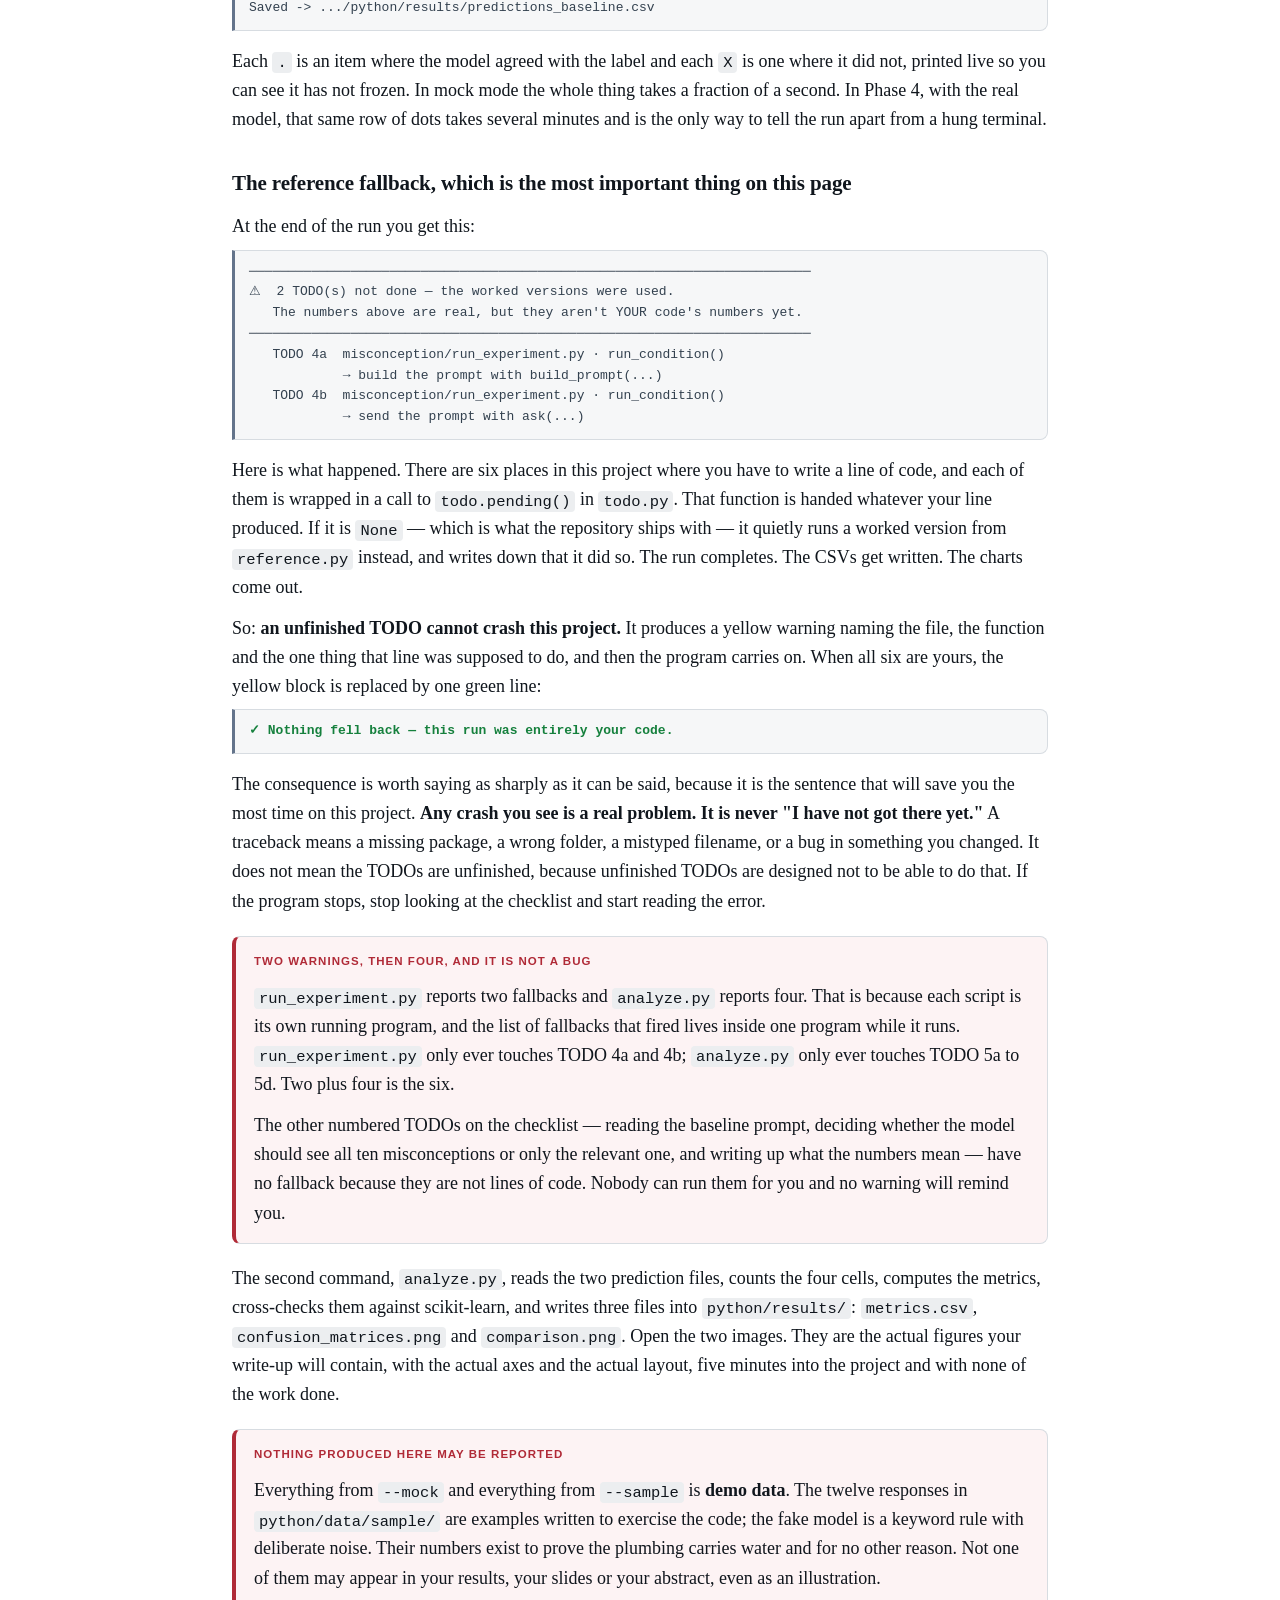
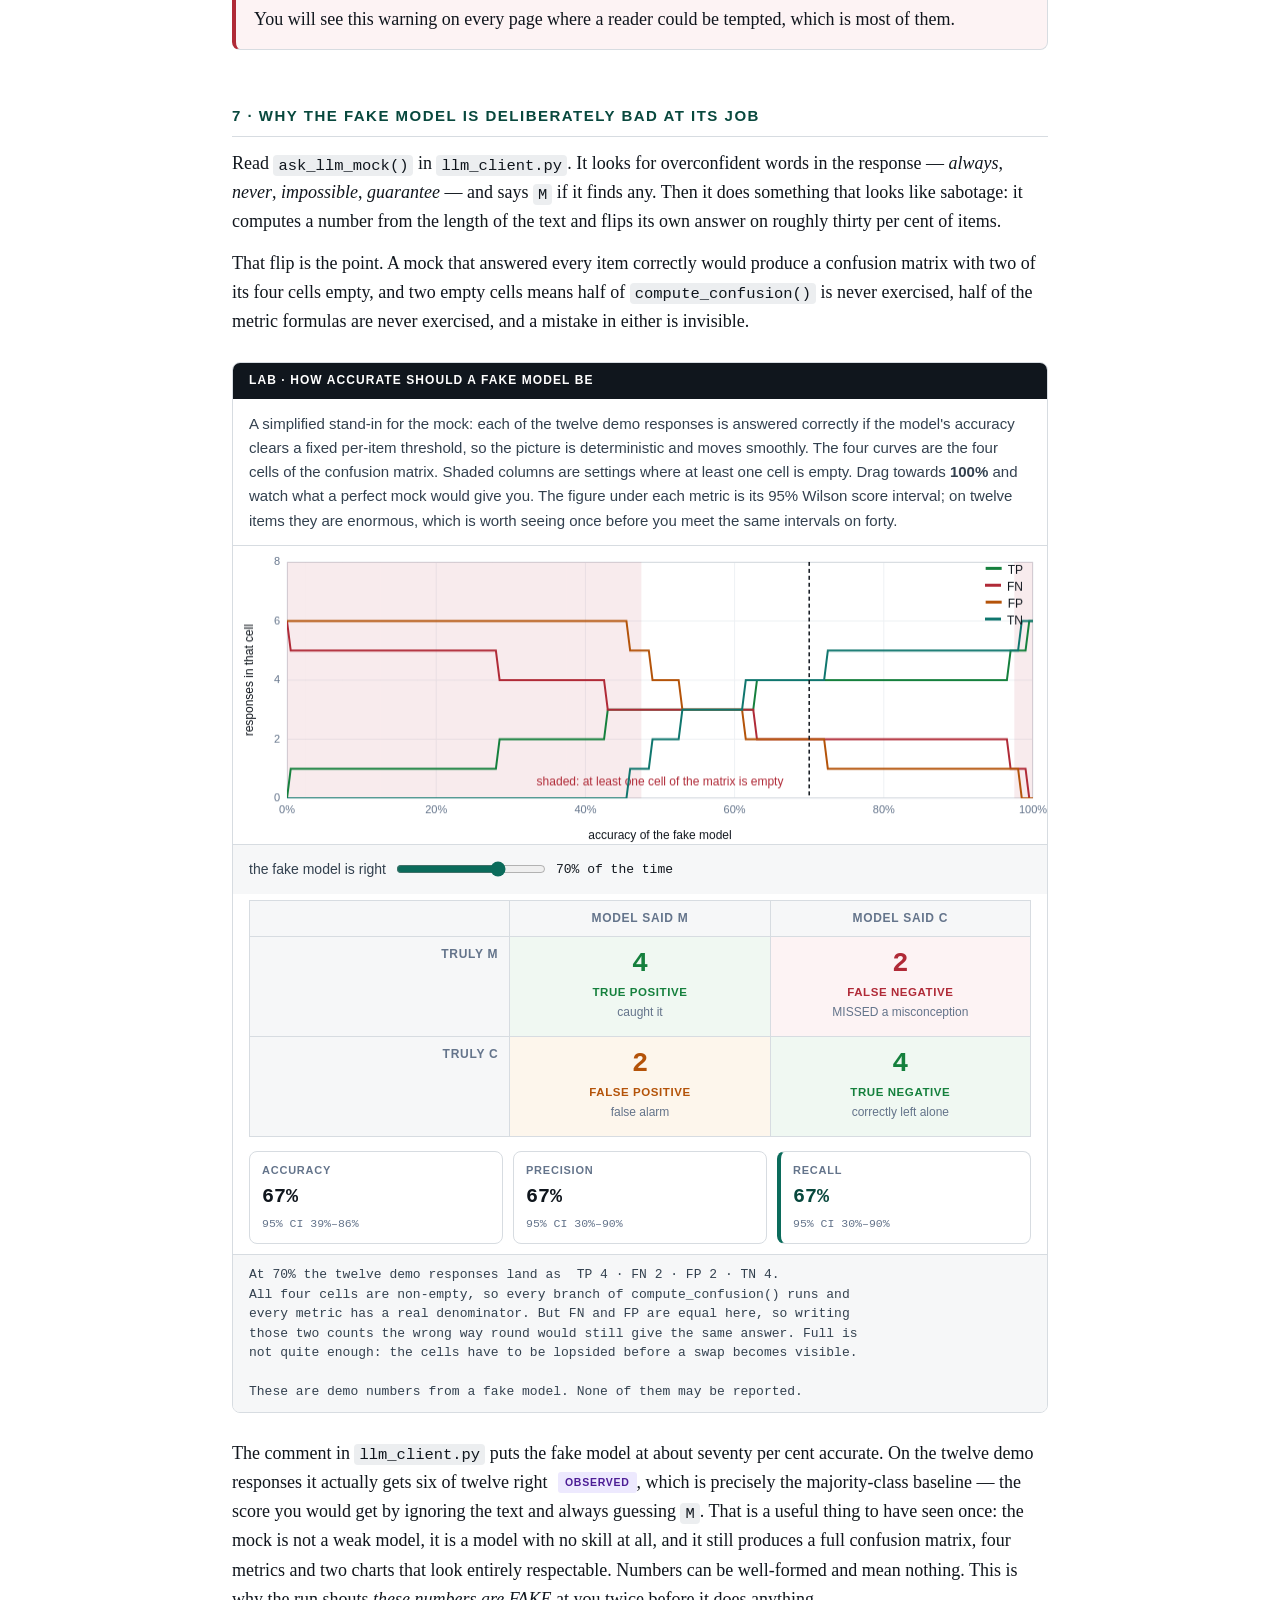
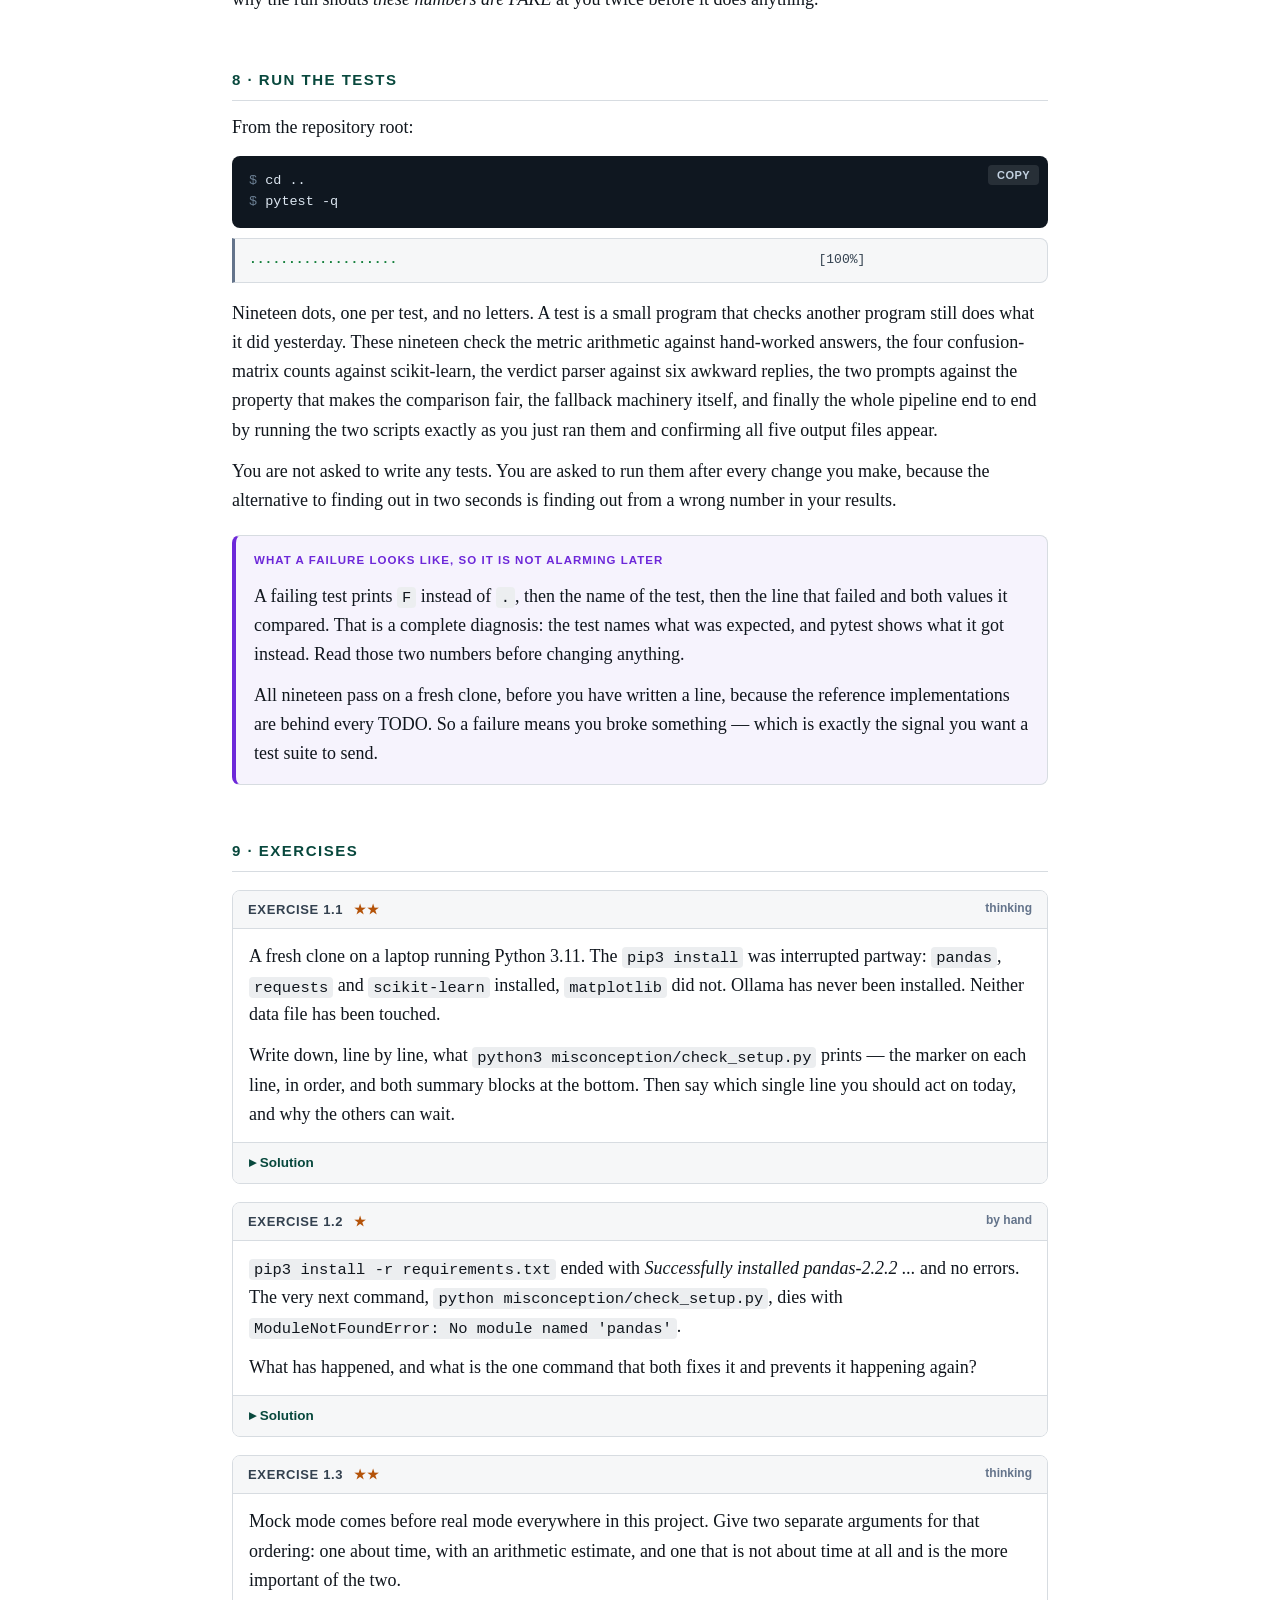
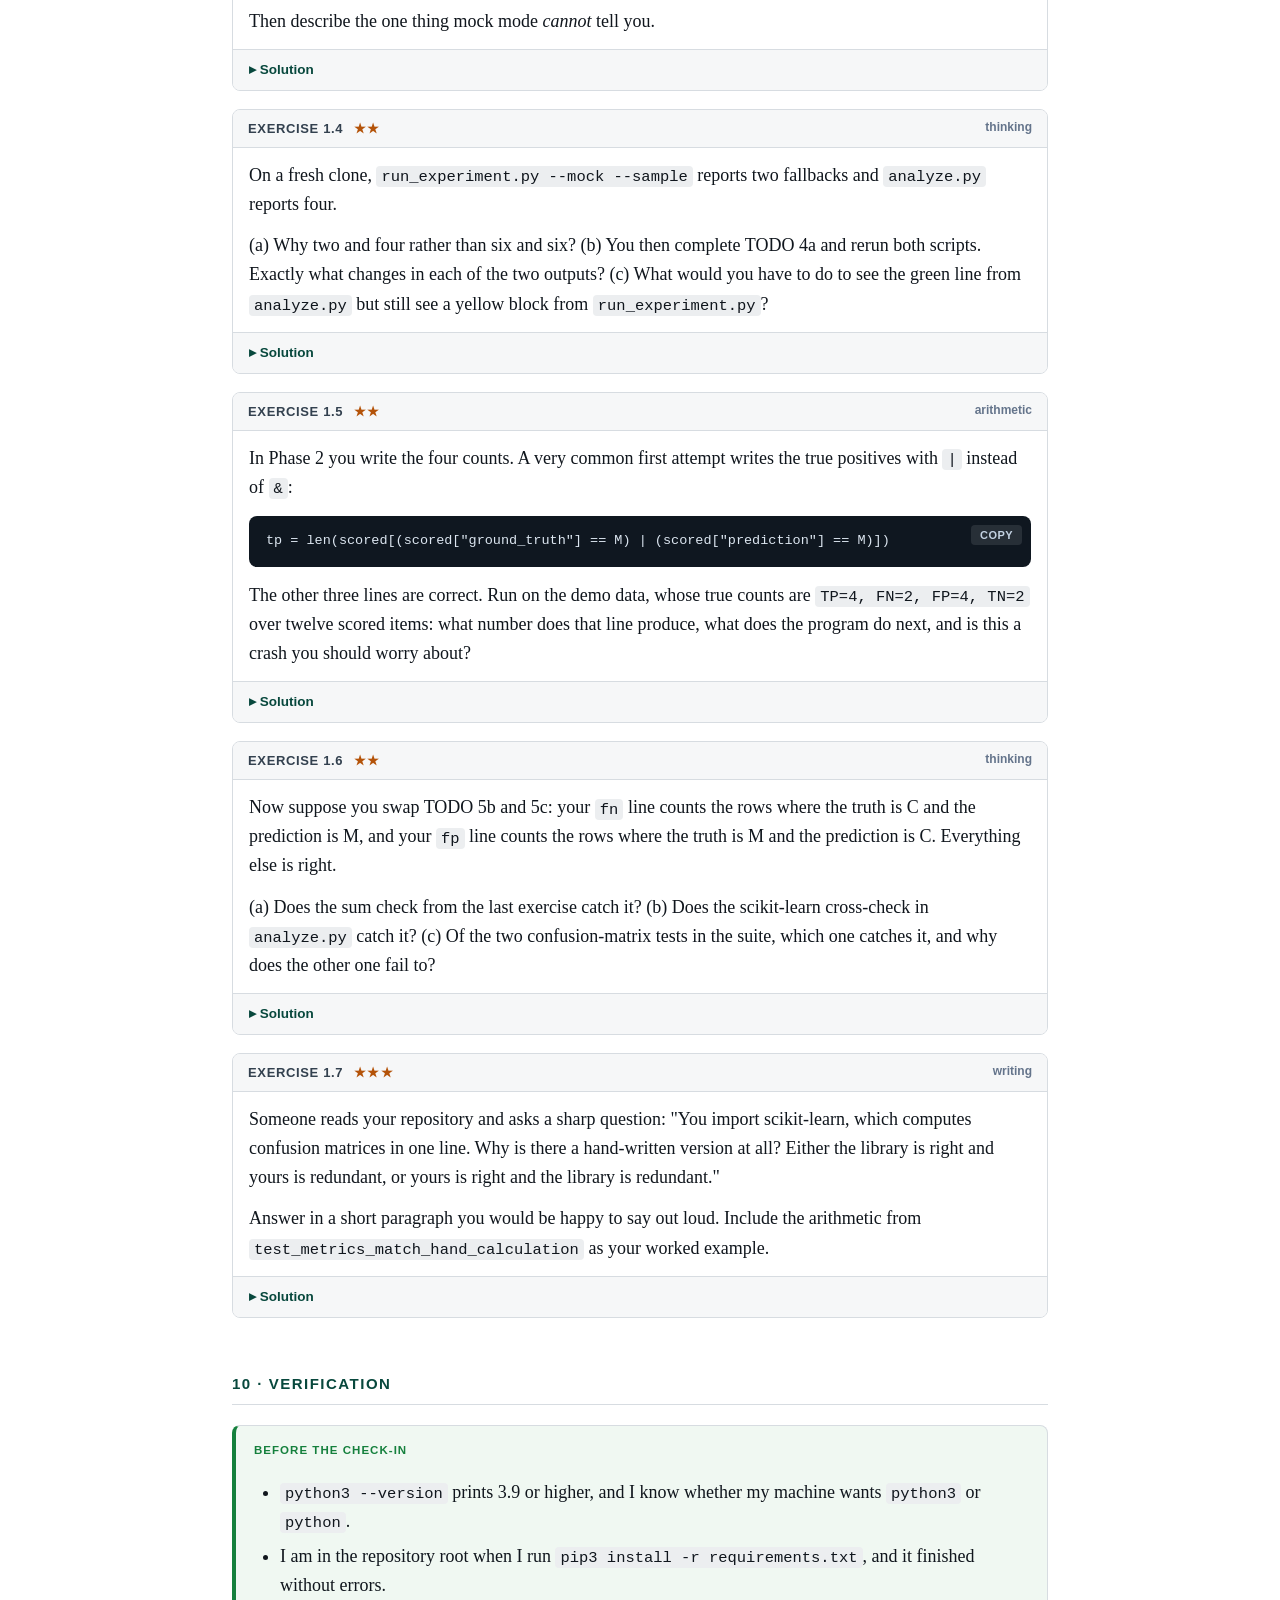
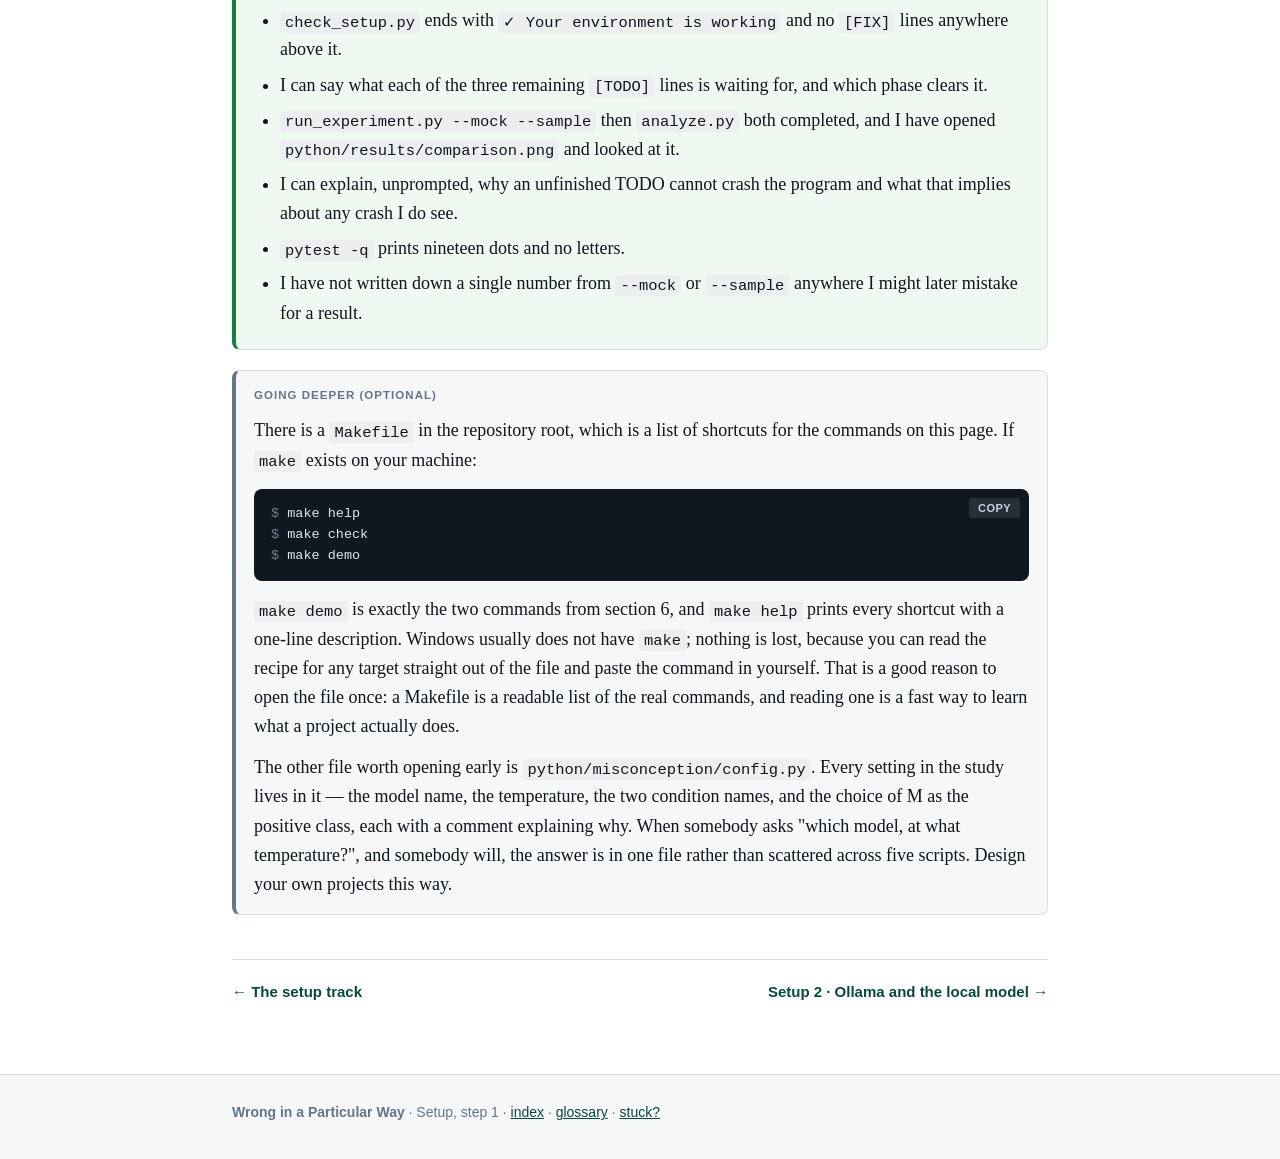
<file: docs/setup/python.html>
<!DOCTYPE html>
<html lang="en">
<head>
<meta charset="utf-8">
<meta name="viewport" content="width=device-width, initial-scale=1">
<title>Setup 1 · Python, the repo, and the first run — Wrong in a Particular Way</title>
<link rel="stylesheet" href="../assets/vendor/katex/katex.min.css">
<link rel="stylesheet" href="../assets/css/style.css">
<script src="../assets/vendor/katex/katex.min.js"></script>
<script src="../assets/vendor/katex/auto-render.min.js"></script>
<script src="../assets/js/detect.js"></script>
</head>
<body>

<header class="site">
  <div class="wrap">
    <div class="crumbs"><a href="../index.html">Wrong in a Particular Way</a> · Setup · Step 1</div>
    <div class="badges"><span class="badge">Setup track</span><span class="badge win">Win: real charts, from nothing, in half an hour</span></div>
    <h1 class="chapter-title">Python, the repo, and the first run</h1>
    <p class="chapter-sub">From a laptop with nothing on it to charts in python/results/, without a model and without a line of your own data.</p>
  </div>
</header>

<main class="wrap">

<p class="lede">This is the first page of the setup track and the shortest. By the end of it the
entire pipeline of the study will have run on your machine, produced real files, and told you
in writing which parts of it are not yours yet. Nothing here needs Ollama, an account, an API
key, or the forty responses you have not written.</p>

<div class="objectives">
  <h3>By the end of this page you can</h3>
  <ul>
    <li>Open a terminal on your operating system and know which one you opened.</li>
    <li>Say which Python you are running, and why <code>python3</code> and <code>pip3</code> sometimes disagree with each other.</li>
    <li>Clone the repository and get into the right folder without typing a path by hand.</li>
    <li>Install the four packages and say what each one is doing in this project.</li>
    <li>Read <code>check_setup.py</code> line by line and tell <code>[TODO]</code> from <code>[FIX]</code> without hesitating.</li>
    <li>Explain the reference-fallback mechanism, and why it means any crash is a real problem.</li>
    <li>Run the whole pipeline on a fake model and demo data, and run the nineteen tests.</li>
  </ul>
</div>

<div class="os-bar">
  <span class="lbl2">I am on:</span>
  <span class="seg">
    <button type="button" data-os="mac" aria-pressed="true">macOS</button>
    <button type="button" data-os="win" aria-pressed="false">Windows</button>
  </span>
  <span class="muted" style="font-size:13px">Set this once. Every page on the site follows it.</span>
</div>

<h2>1 · Open a terminal</h2>

<p>A terminal is a window in which you type the name of a program and it runs. That is the
whole idea. It looks unfriendly because it gives no hints, not because it is doing anything
complicated.</p>

<div class="os-only on" data-os="mac">
  <p>Press <code>Cmd + Space</code>, type <em>Terminal</em>, press Enter. A window opens with a
  line ending in <code>%</code> or <code>$</code>. That is the prompt: it means the terminal is
  waiting for you.</p>
</div>

<div class="os-only" data-os="win">
  <p>Press the Windows key, type <em>PowerShell</em>, press Enter. A window opens with a line
  ending in <code>&gt;</code>. That is the prompt: it means the terminal is waiting for you.</p>
  <p>Use <strong>PowerShell</strong>, not the older Command Prompt, and not WSL. Everything on
  this site is written for PowerShell on Windows.</p>
</div>

<p>Throughout the site, terminal blocks look like this. The
<span class="os-only on" data-os="mac"><code>$ </code></span><span class="os-only" data-os="win"><code>$ </code></span>at
the start is the prompt and is not part of what you type; the <em>copy</em> button strips it
for you.</p>

<div class="cmd"><pre><span class="p">$ </span>python3 --version</pre></div>

<p>Blocks on a grey background, like the one below, are <strong>output</strong> — what you
should see back. Never type those.</p>

<div class="out">Python 3.11.9</div>

<h2>2 · Check your Python</h2>

<p>Run the command above. You need <strong>3.9 or higher</strong>; anything from 3.9 to 3.13
is fine and the exact number does not matter beyond that. If the command is not found, try:</p>

<div class="cmd"><pre><span class="p">$ </span>python --version</pre></div>

<p>If neither works, install from <a href="https://www.python.org/downloads/">python.org</a>.
<span class="os-only" data-os="win"><strong>On Windows, tick the "Add Python to PATH" box on
the first screen of the installer.</strong> If you miss it, the terminal will not find Python
afterwards and the fix is to run the installer again.</span></p>

<div class="box warning">
  <span class="lbl"><code>python</code> vs <code>python3</code>, and <code>pip</code> vs <code>pip3</code></span>
  <p>Many machines have two Pythons on them: an old one that came with the operating system,
  and a newer one you installed. Historically <code>python</code> meant the old one and
  <code>python3</code> meant the new one, and on a lot of machines that is still true.</p>
  <p><strong>Everything on this site is written with <code>python3</code> and <code>pip3</code>.
  If those are not found on your machine, use <code>python</code> and <code>pip</code>
  instead — consistently, both of them, every time.</strong> The failure that costs an
  afternoon is mixing them: installing a package with <code>pip3</code> and then running your
  script with <code>python</code>, which is a different Python that cannot see it. You get
  <code>ModuleNotFoundError: No module named 'pandas'</code> immediately after a successful
  install, which is a genuinely confusing thing to be told.</p>
  <p>The bulletproof form, if you ever doubt it, ties the two together explicitly:
  <code>python3 -m pip install -r requirements.txt</code>. That says "use the pip belonging to
  <em>this</em> Python", so they cannot disagree.</p>
</div>

<h2>3 · Get the repository</h2>

<p>The project lives in a Git repository. Git is worth learning and gets its own page later;
for now you need one command. The URL is in the project email.</p>

<div class="cmd"><pre><span class="p">$ </span>git clone &lt;repo-url&gt;
<span class="p">$ </span>cd SenSym-Misconceptions-Detailed</pre></div>

<p>Check you are in the right place:</p>

<div class="cmd"><pre><span class="p">$ </span><span class="os-only on" data-os="mac">ls</span><span class="os-only" data-os="win">dir</span></pre></div>
<div class="out">Makefile   authoring   docs   <b>python</b>   pyproject.toml   <b>requirements.txt</b></div>

<p>If you see <code>python</code> and <code>requirements.txt</code>, you are in the repository
root, which is where the next command has to run from. If you see something else you are in
the wrong folder, and every error after this point will be a file-not-found error that has
nothing to do with your code.</p>

<div class="box python">
  <span class="lbl">The trick for typing paths, which you should never do by hand</span>
  <p class="os-only on" data-os="mac">Type <code>cd </code> — with a trailing space — then drag
  the folder from a Finder window onto the Terminal window. The full path appears, correctly
  quoted and correctly spelled. Press Enter.</p>
  <p class="os-only" data-os="win">In File Explorer, hold <strong>Shift</strong>, right-click
  the folder, and choose <strong>Copy as path</strong>. Then type <code>cd </code> in
  PowerShell and paste. The quotes come with it, which matters if any folder in the path has a
  space in its name.</p>
  <p style="margin-bottom:0">Typing a long path by hand is how you spend twenty minutes
  debugging a capital letter.</p>
</div>

<h2>4 · Install the four packages</h2>

<p>From the repository root:</p>

<div class="cmd"><pre><span class="p">$ </span>pip3 install -r requirements.txt</pre></div>

<p>That reads <code>requirements.txt</code> and installs four libraries. If you get a
permissions error, add <code>--user</code>:
<code>pip3 install --user -r requirements.txt</code>.</p>

<table>
  <thead><tr><th>Package</th><th>What it is doing in this project</th></tr></thead>
  <tbody>
  <tr><td><code>pandas</code></td><td>Tables. It reads <code>data/responses.csv</code>, keeps the forty rows with their labels and the model's predictions side by side, and writes <code>results/metrics.csv</code> back out.</td></tr>
  <tr><td><code>requests</code></td><td>HTTP. One function call per response, sending a prompt to the local model at <code>localhost:11434</code> and getting text back. Not needed at all in mock mode.</td></tr>
  <tr><td><code>matplotlib</code></td><td>Charts. It draws <code>confusion_matrices.png</code> and <code>comparison.png</code>, the two figures that go in your write-up.</td></tr>
  <tr><td><code>scikit-learn</code></td><td>A second opinion. It computes the confusion matrix and the metrics independently, so your version can be checked against it. See below — this one is not what it looks like.</td></tr>
  </tbody>
</table>

<h3>Why a machine-learning library is here when you are not doing machine learning</h3>

<p>Reasonable question, and the answer is the interesting part of this section.
<strong>scikit-learn is not doing the analysis. It is marking the analysis.</strong></p>

<p>In Phase 2 you write the four counts of the confusion matrix yourself, by hand, in
<code>compute_confusion()</code>. Those four numbers are the entire study: every metric in
your results is arithmetic on them, with <strong>M — "this response contains a misconception"
— as the positive class</strong>.</p>

$$\text{precision} = \frac{TP}{TP + FP}, \qquad \text{recall} = \frac{TP}{TP + FN}$$

<p>If one of those four counts is wrong, every number downstream is wrong, the charts are
wrong, and nothing about the output looks unusual. That is the dangerous kind of bug: it does
not crash, it just lies quietly.</p>

<p>So the project computes the same thing twice, two different ways, and insists they agree.
<code>analyze.py</code> prints the comparison on every run:</p>

<div class="out">=== baseline ===
  TP=4  FP=4  FN=2  TN=2  (unparseable: 0)
  accuracy=0.5  precision=0.5  recall=0.667  f1=0.571
  scikit-learn cross-check: <b>MATCH ✓</b>
  sklearn precision=0.500 recall=0.667 (yours: 0.500 / 0.667)</div>

<p>And the test suite does it again, more strictly. <code>test_confusion_agrees_with_sklearn</code>
builds a small table whose answer is known by construction — seven true positives, three false
negatives, two false positives, eight true negatives — runs your <code>compute_confusion()</code>
over it, runs <code>sklearn.metrics.confusion_matrix</code> over it, and asserts the two
results are identical. A separate test does the metrics by hand on paper first
(<code>accuracy = (8+6)/20 = 0.7</code>) and asserts the code produces that.</p>

<div class="box definition">
  <span class="lbl">The habit worth stealing from this, whatever you do later</span>
  <p>Whenever you implement something yourself, check it against an implementation that is
  already trusted. Not instead of writing it — the writing is where the understanding comes
  from — but alongside it. When they disagree, it is almost always you, and you find out in
  two seconds instead of finding out from a wrong number in a paper.</p>
  <p>This is why "just use the library" is the wrong instinct here and "only use my own code"
  is also the wrong instinct. You want both, and you want them to argue.</p>
</div>

<h2>5 · Run the setup check</h2>

<div class="box python">
  <span class="lbl">Run these</span>
  <div class="cmd"><pre><span class="p">$ </span>cd python
<span class="p">$ </span>python3 misconception/check_setup.py
<span class="p">$ </span>python3 misconception/run_experiment.py --mock --sample
<span class="p">$ </span>python3 misconception/analyze.py
<span class="p">$ </span>pytest ../ -q</pre></div>
  <p style="margin-bottom:0">Everything from here on runs from inside the <code>python</code>
  folder, so the paths in the commands stay short. The test suite is the exception and is
  happiest from the repository root, where it is simply <code>pytest -q</code>.</p>
</div>

<p><code>check_setup.py</code> is the first thing to run and the first thing to run again
whenever anything is confusing. It walks down a list, one item at a time, and prints one line
per item. On a freshly cloned repository with the packages installed and no Ollama, it prints
this:</p>

<div class="out">======================================================================
SETUP CHECK
======================================================================
  <b>[OK]</b>   Python 3.11 (need 3.9+)
  <b>[OK]</b>   package: pandas
  <b>[OK]</b>   package: requests
  <b>[OK]</b>   package: matplotlib
  <b>[OK]</b>   package: scikit-learn
  [TODO] data/misconceptions.csv — 0 real row(s)
         -&gt; Still contains only the template placeholders — expected on a fresh clone.
         -&gt; Fill it in when you get to Phase 3 (see data/EXAMPLES.md).
         -&gt; Meanwhile, run with --sample to use the demo dataset.
  [TODO] data/responses.csv — 0 real row(s)
         -&gt; Still contains only the template placeholders — expected on a fresh clone.
         -&gt; Fill it in when you get to Phase 3 (see data/EXAMPLES.md).
         -&gt; Meanwhile, run with --sample to use the demo dataset.
  [TODO] Ollama is running
         -&gt; Only needed for the REAL run — not for --mock. When you're ready:
         -&gt;   install from https://ollama.com/download, then run
         -&gt;   ollama serve        (leave this window open)
         -&gt; and in a SECOND terminal:
         -&gt;   ollama pull llama3.2:3b
======================================================================
<b>✓ Your environment is working.</b>

3 thing(s) not done yet (marked [TODO]) — all expected on
a fresh clone. Nothing is broken; they're just steps you haven't reached.</div>

<p>That output is a pass. Read the last block again: three things are unfinished and the script
still says your environment is working, because those two statements are about different
things.</p>

<div class="box definition">
  <span class="lbl">The three markers · confusing two of these wastes days</span>
  <p><code><b>[OK]</b></code> — this is present and working. Nothing to do.</p>
  <p><code>[TODO]</code> — <strong>you have not got there yet.</strong> Nothing is broken. Your
  two data files are still the blank template, and Ollama is not installed, and on a fresh
  clone that is exactly the correct state of the world. These lines are a map of what is
  ahead, not a list of faults. There are three of them at the start of the project and there
  will be none at the end.</p>
  <p><code><i>[FIX]</i></code> — <strong>something is genuinely broken</strong> and will stop
  you. A missing package, a Python older than 3.9, a CSV the code could not read at all. Each
  one prints an indented <code>-&gt;</code> line telling you the command that repairs it.</p>
  <p>The summary line tells you which kind you have. <code>✓ Your environment is working</code>
  means there were no <code>[FIX]</code> lines at all. <code>✗ N thing(s) are genuinely
  broken</code> means there were, and it is the only sentence on the page you have to act on
  today.</p>
</div>

<p>The distinction exists because both failures feel identical when you are new: something is
red, so something is wrong, so you stop. Weeks get lost to a student trying to make a
<code>[TODO]</code> go away in week one, and to a student ignoring a <code>[FIX]</code>
because they assumed it was one of the expected ones. The script separates them for you so you
never have to guess. <span class="status observed">observed</span> — this is the single most
common way this stage goes wrong, in my experience of running it, not a measured claim.</p>

<h2>6 · The ninety-second proof</h2>

<p>Now run the entire study. Both conditions, all the analysis, both charts:</p>

<div class="cmd"><pre><span class="p">$ </span>python3 misconception/run_experiment.py --mock --sample
<span class="p">$ </span>python3 misconception/analyze.py</pre></div>

<p><code>--mock</code> swaps the real model for a fake one that answers instantly and needs
nothing installed. <code>--sample</code> swaps your empty data files for the twelve demo
responses in <code>python/data/sample/</code>. Together they mean a repository you cloned four
minutes ago runs end to end. Here is the first half:</p>

<div class="out">*** MOCK MODE — these numbers are FAKE. Never report them. ***
*** SAMPLE DATA — 12 demo answers, NOT yours. ***
Loaded 12 answers  (6 misconception, 6 correct)
Loaded 3 misconceptions

--- Condition: baseline ---
..XX.X..X.XX
Done in 0.0s (0.0s per item)
Saved -&gt; .../python/results/predictions_baseline.csv</div>

<p>Each <code>.</code> is an item where the model agreed with the label and each <code>X</code>
is one where it did not, printed live so you can see it has not frozen. In mock mode the whole
thing takes a fraction of a second. In Phase 4, with the real model, that same row of dots
takes several minutes and is the only way to tell the run apart from a hung terminal.</p>

<h3>The reference fallback, which is the most important thing on this page</h3>

<p>At the end of the run you get this:</p>

<div class="out">────────────────────────────────────────────────────────────────────────
⚠  2 TODO(s) not done — the worked versions were used.
   The numbers above are real, but they aren't YOUR code's numbers yet.
────────────────────────────────────────────────────────────────────────
   TODO 4a  misconception/run_experiment.py · run_condition()
            → build the prompt with build_prompt(...)
   TODO 4b  misconception/run_experiment.py · run_condition()
            → send the prompt with ask(...)</div>

<p>Here is what happened. There are six places in this project where you have to write a line
of code, and each of them is wrapped in a call to <code>todo.pending()</code> in
<code>todo.py</code>. That function is handed whatever your line produced. If it is
<code>None</code> — which is what the repository ships with — it quietly runs a worked version
from <code>reference.py</code> instead, and writes down that it did so. The run completes. The
CSVs get written. The charts come out.</p>

<p>So: <strong>an unfinished TODO cannot crash this project.</strong> It produces a yellow
warning naming the file, the function and the one thing that line was supposed to do, and then
the program carries on. When all six are yours, the yellow block is replaced by one green
line:</p>

<div class="out"><b>✓ Nothing fell back — this run was entirely your code.</b></div>

<p>The consequence is worth saying as sharply as it can be said, because it is the sentence
that will save you the most time on this project. <strong>Any crash you see is a real problem.
It is never "I have not got there yet."</strong> A traceback means a missing package, a wrong
folder, a mistyped filename, or a bug in something you changed. It does not mean the TODOs are
unfinished, because unfinished TODOs are designed not to be able to do that. If the program
stops, stop looking at the checklist and start reading the error.</p>

<div class="box warning">
  <span class="lbl">Two warnings, then four, and it is not a bug</span>
  <p><code>run_experiment.py</code> reports two fallbacks and <code>analyze.py</code> reports
  four. That is because each script is its own running program, and the list of fallbacks that
  fired lives inside one program while it runs. <code>run_experiment.py</code> only ever
  touches TODO 4a and 4b; <code>analyze.py</code> only ever touches TODO 5a to 5d. Two plus
  four is the six.</p>
  <p>The other numbered TODOs on the checklist — reading the baseline prompt, deciding whether
  the model should see all ten misconceptions or only the relevant one, and writing up what the
  numbers mean — have no fallback because they are not lines of code. Nobody can run them for
  you and no warning will remind you.</p>
</div>

<p>The second command, <code>analyze.py</code>, reads the two prediction files, counts the four
cells, computes the metrics, cross-checks them against scikit-learn, and writes three files
into <code>python/results/</code>: <code>metrics.csv</code>,
<code>confusion_matrices.png</code> and <code>comparison.png</code>. Open the two images. They
are the actual figures your write-up will contain, with the actual axes and the actual layout,
five minutes into the project and with none of the work done.</p>

<div class="box warning">
  <span class="lbl">Nothing produced here may be reported</span>
  <p>Everything from <code>--mock</code> and everything from <code>--sample</code> is
  <strong>demo data</strong>. The twelve responses in <code>python/data/sample/</code> are
  examples written to exercise the code; the fake model is a keyword rule with deliberate
  noise. Their numbers exist to prove the plumbing carries water and for no other reason.
  Not one of them may appear in your results, your slides or your abstract, even as an
  illustration.</p>
  <p>You will see this warning on every page where a reader could be tempted, which is most of
  them.</p>
</div>

<h2>7 · Why the fake model is deliberately bad at its job</h2>

<p>Read <code>ask_llm_mock()</code> in <code>llm_client.py</code>. It looks for overconfident
words in the response — <em>always</em>, <em>never</em>, <em>impossible</em>,
<em>guarantee</em> — and says <code>M</code> if it finds any. Then it does something that looks
like sabotage: it computes a number from the length of the text and flips its own answer on
roughly thirty per cent of items.</p>

<p>That flip is the point. A mock that answered every item correctly would produce a confusion
matrix with two of its four cells empty, and two empty cells means half of
<code>compute_confusion()</code> is never exercised, half of the metric formulas are never
exercised, and a mistake in either is invisible.</p>

<div class="lab">
  <div class="lab-title">Lab · how accurate should a fake model be</div>
  <p class="lab-desc">A simplified stand-in for the mock: each of the twelve demo responses is
  answered correctly if the model's accuracy clears a fixed per-item threshold, so the picture
  is deterministic and moves smoothly. The four curves are the four cells of the confusion
  matrix. Shaded columns are settings where at least one cell is empty. Drag towards
  <strong>100%</strong> and watch what a perfect mock would give you. The figure under each
  metric is its 95% Wilson score interval; on twelve items they are enormous, which is worth
  seeing once before you meet the same intervals on forty.</p>
  <canvas id="mock" height="300"></canvas>
  <div class="controls" id="mockctl"></div>
  <div id="mockmx" style="padding:2px 16px 0"></div>
  <div class="metrics-row" id="mockmet" style="padding:0 16px 10px"></div>
  <div class="readout" id="mockout"></div>
</div>

<script>
G.lab(function () {
  /* The twelve demo responses: six labelled M, six labelled C. Seeded, never
     Math.random, so the picture is the same on every machine and every reload. */
  var TRUTH = G.SAMPLE.map(function (s) { return s.truth; });
  var U = (function () {
    var r = G.rng(1), a = [], i;
    for (i = 0; i < TRUTH.length; i++) a.push(r());
    return a;
  })();

  function cells(acc) {
    var c = { tp: 0, fn: 0, fp: 0, tn: 0 }, i, t, p;
    for (i = 0; i < TRUTH.length; i++) {
      t = TRUTH[i];
      p = (U[i] < acc) ? t : (t === 'M' ? 'C' : 'M');
      if (t === 'M') { if (p === 'M') c.tp++; else c.fn++; }
      else { if (p === 'M') c.fp++; else c.tn++; }
    }
    return c;
  }
  function lowest(c) { return Math.min(c.tp, c.fn, c.fp, c.tn); }

  var st = G.controls('mockctl', [
    { k: 'acc', type: 'range', label: 'the fake model is right', min: 0, max: 100, step: 5,
      value: 70, fmt: function (v) { return v + '% of the time'; } }
  ], draw);

  var SERIES = [['TP', 'tp', G.COL.green], ['FN', 'fn', G.COL.rose],
                ['FP', 'fp', G.COL.amber], ['TN', 'tn', G.COL.teal]];

  function draw() {
    var cv = G.canvas('mock'); if (!cv) return;
    var a = st.acc / 100, c = cells(a), k, v, pts, i;

    var fr = G.frame(cv.ctx, cv.w, cv.h, {
      xmin: 0, xmax: 1, ymin: 0, ymax: 8,
      margin: { left: 54, bottom: 46, top: 16, right: 14 }
    });
    fr.axes({ xlabel: 'accuracy of the fake model', ylabel: 'responses in that cell',
              xticks: 5, yticks: 4,
              xfmt: function (t) { return Math.round(t * 100) + '%'; },
              yfmt: function (t) { return t.toFixed(0); } });

    /* Shade every slider position at which one of the four cells is empty. */
    for (k = 0; k <= 20; k++) {
      v = k / 20;
      if (lowest(cells(v)) === 0) {
        fr.rect(v - 0.025, 0, v + 0.025, 8, { fill: G.COL.rose, alpha: 0.09 });
      }
    }
    fr.text(0.5, 0.35, 'shaded: at least one cell of the matrix is empty',
            { color: G.COL.rose, align: 'center' });

    for (i = 0; i < SERIES.length; i++) {
      pts = [];
      for (k = 0; k <= 200; k++) { v = k / 200; pts.push([v, cells(v)[SERIES[i][1]]]); }
      fr.line(pts, { color: SERIES[i][2], width: 2 });
    }
    fr.legend(SERIES.map(function (s) { return [s[0], s[2]]; }));
    fr.vline(a, { color: G.COL.ink, width: 1.5, dash: [4, 3] });

    G.matrix('mockmx', c, { fnNote: 'MISSED a misconception' });

    var m = G.metrics({ tp: c.tp, fn: c.fn, fp: c.fp, tn: c.tn });
    /* Wilson, not the normal approximation: with twelve items the normal
       interval runs outside [0,1] and is visibly wrong. */
    function tile(k2, v2, num, den, lead) {
      var ci = G.wilson(num, den);
      return '<div class="metric' + (lead ? ' lead' : '') + '">' +
             '<div class="mk">' + k2 + '</div><div class="mv">' + v2 + '</div>' +
             '<div class="mci">95% CI ' + G.pct(ci[0], 0) + '–' + G.pct(ci[1], 0) + '</div></div>';
    }
    document.getElementById('mockmet').innerHTML =
      tile('accuracy', G.pct(m.acc, 0), c.tp + c.tn, m.n) +
      tile('precision', G.pct(m.prec, 0), c.tp, c.tp + c.fp) +
      tile('recall', G.pct(m.rec, 0), c.tp, c.tp + c.fn, true);

    var empties = [];
    if (!c.tp) empties.push('TP'); if (!c.fn) empties.push('FN');
    if (!c.fp) empties.push('FP'); if (!c.tn) empties.push('TN');

    var head = 'At ' + st.acc + '% the twelve demo responses land as  TP ' + c.tp +
               ' · FN ' + c.fn + ' · FP ' + c.fp + ' · TN ' + c.tn + '.\n';

    var body;
    if (st.acc === 100) {
      body = 'A perfect mock. FN and FP are both empty, recall and precision are both 100%,\n' +
             'and TODO 5b and 5c could be written backwards, or left as plain zero, without\n' +
             'the run looking any different. A mock model that never makes a mistake tests\n' +
             'nothing at all: it is the one setting guaranteed to teach you nothing.';
    } else if (empties.length) {
      body = 'Empty: ' + empties.join(' and ') + '. ' +
             (empties.length > 1
               ? 'The lines of compute_confusion() that fill those\ncells never run'
               : 'The line of compute_confusion() that fills that\ncell never runs') +
             ', so a mistake in ' + (empties.length > 1 ? 'them' : 'it') +
             ' cannot show up, and the scikit-learn\ncross-check has nothing to disagree about there either.';
    } else if (c.fn === c.fp) {
      body = 'All four cells are non-empty, so every branch of compute_confusion() runs and\n' +
             'every metric has a real denominator. But FN and FP are equal here, so writing\n' +
             'those two counts the wrong way round would still give the same answer. Full is\n' +
             'not quite enough: the cells have to be lopsided before a swap becomes visible.';
    } else {
      body = 'All four cells are non-empty, and FN and FP differ, which is what the code needs.\n' +
             'Every branch of compute_confusion() runs, every metric has a real denominator,\n' +
             'and swapping two of the four counts would now change the output and be caught.';
    }

    G.say('mockout', head + body +
      '\n\nThese are demo numbers from a fake model. None of them may be reported.');
  }
  draw();
});
</script>

<p>The comment in <code>llm_client.py</code> puts the fake model at about seventy per cent
accurate. On the twelve demo responses it actually gets six of twelve right
<span class="status observed">observed</span>, which is precisely the majority-class baseline —
the score you would get by ignoring the text and always guessing <code>M</code>. That is a
useful thing to have seen once: the mock is not a weak model, it is a model with no skill at
all, and it still produces a full confusion matrix, four metrics and two charts that look
entirely respectable. Numbers can be well-formed and mean nothing. This is why the run shouts
<em>these numbers are FAKE</em> at you twice before it does anything.</p>

<h2>8 · Run the tests</h2>

<p>From the repository root:</p>

<div class="cmd"><pre><span class="p">$ </span>cd ..
<span class="p">$ </span>pytest -q</pre></div>
<div class="out"><b>...................</b>                                                      [100%]</div>

<p>Nineteen dots, one per test, and no letters. A test is a small program that checks another
program still does what it did yesterday. These nineteen check the metric arithmetic against
hand-worked answers, the four confusion-matrix counts against scikit-learn, the verdict parser
against six awkward replies, the two prompts against the property that makes the comparison
fair, the fallback machinery itself, and finally the whole pipeline end to end by running the
two scripts exactly as you just ran them and confirming all five output files appear.</p>

<p>You are not asked to write any tests. You are asked to run them after every change you
make, because the alternative to finding out in two seconds is finding out from a wrong number
in your results.</p>

<div class="box example">
  <span class="lbl">What a failure looks like, so it is not alarming later</span>
  <p>A failing test prints <code>F</code> instead of <code>.</code>, then the name of the test,
  then the line that failed and both values it compared. That is a complete diagnosis: the
  test names what was expected, and pytest shows what it got instead. Read those two numbers
  before changing anything.</p>
  <p>All nineteen pass on a fresh clone, before you have written a line, because the reference
  implementations are behind every TODO. So a failure means you broke something — which is
  exactly the signal you want a test suite to send.</p>
</div>

<h2>9 · Exercises</h2>

<div class="exercise">
  <div class="ex-head">Exercise 1.1 <span class="stars">★★</span><span class="tag">thinking</span></div>
  <div class="ex-body"><p>A fresh clone on a laptop running Python 3.11. The
  <code>pip3 install</code> was interrupted partway: <code>pandas</code>, <code>requests</code>
  and <code>scikit-learn</code> installed, <code>matplotlib</code> did not. Ollama has never
  been installed. Neither data file has been touched.</p>
  <p>Write down, line by line, what <code>python3 misconception/check_setup.py</code> prints —
  the marker on each line, in order, and both summary blocks at the bottom. Then say which
  single line you should act on today, and why the others can wait.</p></div>
  <details><summary>Solution</summary><div class="solution">
    <p>The script checks Python, then the four packages in the order they appear in its list,
    then the two data files, then Ollama:</p>
    <div class="out">  <b>[OK]</b>   Python 3.11 (need 3.9+)
  <b>[OK]</b>   package: pandas
  <b>[OK]</b>   package: requests
  <i>[FIX]</i>  package: matplotlib
         -&gt; pip install matplotlib
  <b>[OK]</b>   package: scikit-learn
  [TODO] data/misconceptions.csv — 0 real row(s)
  [TODO] data/responses.csv — 0 real row(s)
  [TODO] Ollama is running</div>
    <p>and then both summaries, because there is one of each kind:</p>
    <div class="out"><i>✗ 1 thing(s) are genuinely broken (marked [FIX] above).</i>
  Fix those before going further.

3 thing(s) not done yet (marked [TODO]) — all expected on
a fresh clone. Nothing is broken; they're just steps you haven't reached.</div>
    <p>Three details worth noticing. First, <code>scikit-learn</code> is still
    <code><b>[OK]</b></code>: the packages are checked independently, so one failure does not
    stop the ones after it. Second, the data-file section still runs, because it imports
    <code>config</code> and <code>pandas</code> and has no need of matplotlib. Third, the hint
    line says <code>pip install matplotlib</code>, without the 3 — if <code>pip3</code> is what
    works on your machine, use that.</p>
    <p>Act on the matplotlib line and nothing else. The two data files are Phase 3 and Ollama
    is Setup 2; neither is a fault. But the <code>[FIX]</code> would produce a genuinely
    confusing half-working state if you ignored it:
    <code>run_experiment.py</code> does not import matplotlib and would run perfectly, while
    <code>analyze.py</code> imports it at the top and would die immediately. "The first half
    works and the second half does not" is a much harder thing to diagnose an hour later than
    it is to read off this list now, which is the entire argument for running
    <code>check_setup.py</code> first.</p>
  </div></details>
</div>

<div class="exercise">
  <div class="ex-head">Exercise 1.2 <span class="stars">★</span><span class="tag">by hand</span></div>
  <div class="ex-body"><p><code>pip3 install -r requirements.txt</code> ended with
  <em>Successfully installed pandas-2.2.2 ...</em> and no errors. The very next command,
  <code>python misconception/check_setup.py</code>, dies with
  <code>ModuleNotFoundError: No module named 'pandas'</code>.</p>
  <p>What has happened, and what is the one command that both fixes it and prevents it
  happening again?</p></div>
  <details><summary>Solution</summary><div class="solution">
    <p>There are two Pythons on the machine. <code>pip3</code> installed pandas into the newer
    one; <code>python</code> is the older one, and it has its own separate collection of
    packages, which does not include pandas. Both commands did exactly what they were asked.
    Nothing is corrupted and reinstalling will not help.</p>
    <p>The fix and the prevention are the same command:</p>
    <div class="cmd"><pre><span class="p">$ </span>python -m pip install -r requirements.txt</pre></div>
    <p><code>-m pip</code> means "run the pip that belongs to <em>this</em> Python". By naming
    the interpreter once at the front, you make it impossible for the installing Python and the
    running Python to be different. Then keep using that same word — <code>python</code> or
    <code>python3</code>, whichever one you just used — for every command on this site.</p>
    <p>Worth recognising the shape of this bug rather than just the fix: the error was not
    about pandas at all. It was about which of two programs you were talking to. The Ollama
    page has the same lesson in a different costume, where "could not reach the model" turns
    out to be about which layer you are in rather than about your code.</p>
  </div></details>
</div>

<div class="exercise">
  <div class="ex-head">Exercise 1.3 <span class="stars">★★</span><span class="tag">thinking</span></div>
  <div class="ex-body"><p>Mock mode comes before real mode everywhere in this project. Give
  two separate arguments for that ordering: one about time, with an arithmetic estimate, and
  one that is not about time at all and is the more important of the two.</p>
  <p>Then describe the one thing mock mode <em>cannot</em> tell you.</p></div>
  <details><summary>Solution</summary><div class="solution">
    <p><strong>The time argument.</strong> The real study is forty responses under two
    conditions, so eighty calls to the model. At roughly three seconds a call on a normal
    laptop <span class="status observed">observed</span>, one full run is about four minutes.
    Mock mode runs the same pipeline in well under a second. If it takes ten attempts to get
    <code>compute_confusion()</code> right — which is a realistic number for code you are
    writing for the first time — that is forty minutes of watching a progress bar against a
    few seconds. And the forty minutes are not spent learning anything.</p>
    <p><strong>The better argument: isolating the variable.</strong> If you debug your code and
    your model install at the same time, every failure has two candidate causes and you cannot
    tell them apart. Mock mode removes the model from the system entirely — no HTTP, no server,
    no download, no <code>requests</code> — so any failure that remains is definitely yours.
    When you later switch on the real model, your code is already known-good, so any new
    failure is definitely the model or the install. Each step has exactly one thing that can be
    wrong. That is the same instinct as the experiment itself: the baseline and
    misconception-aware conditions differ in the prompt and in nothing else, because a
    comparison in which two things changed tells you nothing about either.</p>
    <p><strong>What mock mode cannot tell you.</strong> Anything about the actual research
    question. The fake model ignores which prompt it was given, so the two conditions come out
    byte-for-byte identical — you can see it in the output above, where both print
    <code>TP=4 FP=4 FN=2 TN=2</code>. That is expected, not a bug: there is no real model there
    for the prompt to influence. Mock mode proves the pipeline carries water. It cannot say
    anything whatsoever about whether the misconception catalogue helps, and a difference
    between conditions is the one thing you must never look for in it.</p>
  </div></details>
</div>

<div class="exercise">
  <div class="ex-head">Exercise 1.4 <span class="stars">★★</span><span class="tag">thinking</span></div>
  <div class="ex-body"><p>On a fresh clone, <code>run_experiment.py --mock --sample</code>
  reports two fallbacks and <code>analyze.py</code> reports four.</p>
  <p>(a) Why two and four rather than six and six? (b) You then complete TODO 4a and rerun both
  scripts. Exactly what changes in each of the two outputs? (c) What would you have to do to
  see the green line from <code>analyze.py</code> but still see a yellow block from
  <code>run_experiment.py</code>?</p></div>
  <details><summary>Solution</summary><div class="solution">
    <p><strong>(a)</strong> The record of which fallbacks fired lives in a list inside
    <code>todo.py</code>, and that list exists only while a program is running. Each script is
    a separate program with its own fresh copy. <code>run_experiment.py</code> only ever calls
    <code>todo.pending()</code> for TODO 4a and 4b, in the loop in <code>run_condition()</code>;
    <code>analyze.py</code> only ever calls it for TODO 5a to 5d, in
    <code>compute_confusion()</code>. Neither script can report on the other's TODOs because
    neither script executes the other's code. Two plus four is the six.</p>
    <p><strong>(b)</strong> <code>run_experiment.py</code> now reports one fallback instead of
    two: TODO 4b, with the same file and function and the note <em>send the prompt with
    ask(...)</em>. <code>analyze.py</code> is unchanged and still reports four. It reads
    prediction CSVs off the disk and does not care who built the prompts that produced
    them.</p>
    <p><strong>(c)</strong> Finish all four of TODO 5a to 5d and leave either 4a or 4b
    unfinished. Then <code>analyze.py</code> prints <em>✓ Nothing fell back — this run was
    entirely your code</em> while <code>run_experiment.py</code> still prints yellow. This is
    not a trick: the two halves of the project are genuinely independent, and the green line
    from one script is a statement about that script only. The finish line for Phase 2 is green
    from <em>both</em>.</p>
  </div></details>
</div>

<div class="exercise">
  <div class="ex-head">Exercise 1.5 <span class="stars">★★</span><span class="tag">arithmetic</span></div>
  <div class="ex-body"><p>In Phase 2 you write the four counts. A very common first attempt
  writes the true positives with <code>|</code> instead of <code>&amp;</code>:</p>
  <div class="cmd"><pre>tp = len(scored[(scored["ground_truth"] == M) | (scored["prediction"] == M)])</pre></div>
  <p>The other three lines are correct. Run on the demo data, whose true counts are
  <code>TP=4, FN=2, FP=4, TN=2</code> over twelve scored items: what number does that line
  produce, what does the program do next, and is this a crash you should worry about?</p></div>
  <details><summary>Solution</summary><div class="solution">
    <p><code>|</code> means "or", so instead of counting the rows where the truth is M
    <em>and</em> the prediction is M, that line counts every row where the truth is M
    <em>or</em> the prediction is M. Three of the four cells satisfy that: the true positives
    (both are M), the false negatives (the truth is M) and the false positives (the prediction
    is M). Only the true negatives are excluded.</p>
    <p>$$tp_{\text{wrong}} = TP + FN + FP = 4 + 2 + 4 = 10$$</p>
    <p>The other three lines are right, so the four numbers are now 10, 2, 4, 2 and they sum
    to 18. <code>compute_confusion()</code> checks that sum against the number of scored
    items:</p>
    <div class="out"><i>Your four counts add up to 18, but there are 12 scored items.</i>
  -&gt; One of the conditions in TODO 5 is wrong. Check that you used &amp; (and) not | (or),
     and that each row lands in exactly one box.</div>
    <p>and stops. <strong>Yes, worry about it — and that is the correct response.</strong> This
    is a stop, not a fallback, which by the rule on this page means it is a real problem in
    your code rather than something unfinished. The guard exists because every row of the data
    belongs in exactly one of the four boxes, so the four counts must sum to the number of
    rows. Any arithmetic that breaks that identity is wrong, whatever else it looks like, and
    catching it here is much cheaper than noticing a strange recall three weeks later.</p>
    <p>Note what the guard does <em>not</em> catch: any error that leaves the total intact. See
    the next exercise.</p>
  </div></details>
</div>

<div class="exercise">
  <div class="ex-head">Exercise 1.6 <span class="stars">★★</span><span class="tag">thinking</span></div>
  <div class="ex-body"><p>Now suppose you swap TODO 5b and 5c: your <code>fn</code> line
  counts the rows where the truth is C and the prediction is M, and your <code>fp</code> line
  counts the rows where the truth is M and the prediction is C. Everything else is right.</p>
  <p>(a) Does the sum check from the last exercise catch it? (b) Does the scikit-learn
  cross-check in <code>analyze.py</code> catch it? (c) Of the two confusion-matrix tests in the
  suite, which one catches it, and why does the other one fail to?</p></div>
  <details><summary>Solution</summary><div class="solution">
    <p><strong>(a) No.</strong> Each row still lands in exactly one box; two of the boxes have
    simply exchanged labels. On the demo data you get <code>TP=4, FN=4, FP=2, TN=2</code>,
    which still sums to 12. The guard is silent. Meanwhile recall has gone from
    <code>4/(4+2) = 0.667</code> to <code>4/(4+4) = 0.5</code> and precision has gone the other
    way, so the headline number of the entire study is wrong and nothing has complained.</p>
    <p><strong>(b) Yes.</strong> <code>cross_check_with_sklearn()</code> compares your four
    counts against <code>sklearn.metrics.confusion_matrix</code> as a tuple, so it notices as
    soon as your FN and your FP differ from each other. On the demo data they do — 4 against 2
    — and the line prints <code>MISMATCH ✗ — recheck TODO 5</code>. This is exactly the case
    the second opinion is there for: an error that produces plausible, well-formed, entirely
    wrong numbers.</p>
    <p><strong>(c)</strong> <code>test_confusion_agrees_with_sklearn</code> catches it. It uses
    a table with seven true positives, three false negatives, two false positives and eight
    true negatives; three does not equal two, so the swap changes the answer and the assertion
    fails.</p>
    <p><code>test_confusion_counts_land_in_the_right_boxes</code> does not catch it. Its little
    six-row table has one false negative and one false positive, and swapping two equal numbers
    changes nothing at all. The test passes on broken code.</p>
    <p>This is the lab's point arriving in a second costume. A test whose false negatives and
    false positives happen to be equal is blind to any confusion between them, in exactly the
    way a mock model that never makes a mistake is blind to both. If you want a check to be
    able to fail, the case you feed it has to be asymmetric enough that a wrong answer looks
    different from a right one.</p>
  </div></details>
</div>

<div class="exercise">
  <div class="ex-head">Exercise 1.7 <span class="stars">★★★</span><span class="tag">writing</span></div>
  <div class="ex-body"><p>Someone reads your repository and asks a sharp question: "You import
  scikit-learn, which computes confusion matrices in one line. Why is there a hand-written
  version at all? Either the library is right and yours is redundant, or yours is right and the
  library is redundant."</p>
  <p>Answer in a short paragraph you would be happy to say out loud. Include the arithmetic
  from <code>test_metrics_match_hand_calculation</code> as your worked example.</p></div>
  <details><summary>Solution</summary><div class="solution">
    <p>The question assumes the two versions are doing the same job. They are not.</p>
    <p>The hand-written version exists because I have to be able to say what the numbers mean,
    not just produce them. The test suite pins that down with a table I can work through on
    paper. Take <code>TP = 8, FP = 2, FN = 4, TN = 6</code>, twenty items in total, with
    M — "contains a misconception" — as the positive class:</p>
    <p>$$\text{accuracy} = \frac{8+6}{20} = 0.700, \qquad \text{precision} = \frac{8}{8+2} = 0.800, \qquad \text{recall} = \frac{8}{8+4} \approx 0.667$$</p>
    <p>$$F_1 = \frac{2 \times 0.800 \times 0.667}{0.800 + 0.667} \approx 0.727$$</p>
    <p>Every one of those is arithmetic I can do without a computer, and each has a sentence in
    English attached to it: of the twelve responses that really did contain a misconception, the
    model caught eight, so recall is two-thirds. If I could only get that from a library call I
    would not be able to defend the result, spot an implausible one, or notice that a
    denominator had gone to zero.</p>
    <p>scikit-learn exists for a different reason: it is a second, independently written
    implementation, so agreement between the two is evidence that my arithmetic is right. It is
    not redundant, because it is not the same claim. Mine says <em>I know what a false negative
    is</em>. The cross-check says <em>and I counted them correctly</em>. Those fail separately
    and both matter, so the project runs both on every analysis and the test suite asserts they
    agree.</p>
    <p>The honest limit of the argument: agreement only shows the two implementations match. If
    I fed both of them the wrong column, or labelled twenty responses badly in Phase 3, they
    would agree beautifully on a meaningless answer. Cross-checking protects the arithmetic. It
    cannot protect the data, which is why Phase 3 has a second reader rather than a second
    library.</p>
  </div></details>
</div>

<h2>10 · Verification</h2>

<div class="box verify">
  <span class="lbl">Before the check-in</span>
  <ul>
    <li><code>python3 --version</code> prints 3.9 or higher, and I know whether my machine wants <code>python3</code> or <code>python</code>.</li>
    <li>I am in the repository root when I run <code>pip3 install -r requirements.txt</code>, and it finished without errors.</li>
    <li><code>check_setup.py</code> ends with <code>✓ Your environment is working</code> and no <code>[FIX]</code> lines anywhere above it.</li>
    <li>I can say what each of the three remaining <code>[TODO]</code> lines is waiting for, and which phase clears it.</li>
    <li><code>run_experiment.py --mock --sample</code> then <code>analyze.py</code> both completed, and I have opened <code>python/results/comparison.png</code> and looked at it.</li>
    <li>I can explain, unprompted, why an unfinished TODO cannot crash the program and what that implies about any crash I do see.</li>
    <li><code>pytest -q</code> prints nineteen dots and no letters.</li>
    <li>I have not written down a single number from <code>--mock</code> or <code>--sample</code> anywhere I might later mistake for a result.</li>
  </ul>
</div>

<div class="box aside">
  <span class="lbl">Going deeper (optional)</span>
  <p>There is a <code>Makefile</code> in the repository root, which is a list of shortcuts for
  the commands on this page. If <code>make</code> exists on your machine:</p>
  <div class="cmd"><pre><span class="p">$ </span>make help
<span class="p">$ </span>make check
<span class="p">$ </span>make demo</pre></div>
  <p><code>make demo</code> is exactly the two commands from section 6, and <code>make
  help</code> prints every shortcut with a one-line description. Windows usually does not have
  <code>make</code>; nothing is lost, because you can read the recipe for any target straight
  out of the file and paste the command in yourself. That is a good reason to open the file
  once: a Makefile is a readable list of the real commands, and reading one is a fast way to
  learn what a project actually does.</p>
  <p>The other file worth opening early is <code>python/misconception/config.py</code>. Every
  setting in the study lives in it — the model name, the temperature, the two condition names,
  and the choice of M as the positive class, each with a comment explaining why. When somebody
  asks "which model, at what temperature?", and somebody will, the answer is in one file rather
  than scattered across five scripts. Design your own projects this way.</p>
</div>

<div class="pager"><a href="index.html">← The setup track</a><a href="ollama.html">Setup 2 · Ollama and the local model →</a></div>

</main>

<footer class="site">
  <div class="wrap">
    <strong>Wrong in a Particular Way</strong> · Setup, step 1 ·
    <a href="../index.html">index</a> ·
    <a href="../extras/glossary.html">glossary</a> ·
    <a href="../extras/unstuck.html">stuck?</a>
  </div>
</footer>

</body>
</html>
</file>
<file: docs/assets/css/style.css>
/* Wrong in a Particular Way — project stylesheet
   The SenSym mentored-research house style: near-monochrome, one accent.
   Shared component vocabulary with the other project sites, so a page
   authored for one renders in another unchanged. Only the accent hue and
   the project-specific block at the end of this file differ. */

:root {
  --ink:      #10161d;
  --ink-2:    #33414f;
  --muted:    #64748b;
  --paper:    #ffffff;
  --wash:     #f6f7f8;
  --wash-2:   #eceef0;
  --line:     #d7dce1;
  --accent:   #0b6b5b;
  --accent-d: #08483d;
  --amber:    #b45309;
  --amber-bg: #fdf6ec;
  --green:    #15803d;
  --green-bg: #f0f8f2;
  --rose:     #b02a37;
  --rose-bg:  #fdf3f4;
  --violet:   #6d28d9;
  --teal:     #0f766e;
  --violet-bg:#f6f3fd;
  --mono: ui-monospace, SFMono-Regular, "SF Mono", Menlo, Consolas, monospace;
  --serif: "Iowan Old Style", "Palatino Linotype", Palatino, Georgia, serif;
  --sans: -apple-system, BlinkMacSystemFont, "Segoe UI", Roboto, Helvetica, Arial, sans-serif;
  --radius: 8px;
}

* { box-sizing: border-box; }

html { scroll-behavior: smooth; }

body {
  margin: 0;
  background: var(--paper);
  color: var(--ink);
  font-family: var(--serif);
  font-size: 18px;
  line-height: 1.62;
  -webkit-font-smoothing: antialiased;
}

.wrap { max-width: 860px; margin: 0 auto; padding: 0 22px; }
.wrap.wide { max-width: 1080px; }

/* ---------- header / footer ---------- */

header.site {
  background: var(--ink);
  color: #e8ecf1;
  padding: 26px 0 30px;
  border-bottom: 4px solid var(--accent);
}
header.site a { color: #b9c8da; }
header.site a:hover { color: #fff; }

.crumbs {
  font-family: var(--sans);
  font-size: 13px;
  letter-spacing: 0.04em;
  text-transform: uppercase;
  color: #8fa3b8;
  margin-bottom: 12px;
}
.crumbs a { text-decoration: none; }

.chapter-title {
  font-size: 34px;
  line-height: 1.18;
  margin: 6px 0 8px;
  font-weight: 600;
  letter-spacing: -0.01em;
}
.chapter-sub {
  font-family: var(--sans);
  font-size: 15px;
  color: #9fb2c6;
  margin: 0;
}

.badges { margin: 0 0 10px; display: flex; flex-wrap: wrap; gap: 7px; }
.badge {
  display: inline-block;
  font-family: var(--sans);
  font-size: 11.5px;
  font-weight: 600;
  letter-spacing: 0.05em;
  text-transform: uppercase;
  padding: 3px 9px;
  border-radius: 999px;
  background: #2b3949;
  color: #cfdcea;
}
.badge.milestone { background: #7a5a12; color: #ffe9b8; }
.badge.buffer    { background: #14532d; color: #c8f0d6; }
.badge.win       { background: #7c2d12; color: #ffd9c2; }
.badge.gate      { background: #4c1d95; color: #e2d6ff; }

footer.site {
  margin-top: 70px;
  background: var(--wash);
  border-top: 1px solid var(--line);
  padding: 26px 0 40px;
  font-family: var(--sans);
  font-size: 14px;
  color: var(--muted);
}
footer.site a { color: var(--accent-d); }

.pager {
  display: flex; justify-content: space-between; gap: 14px;
  margin: 44px 0 0; padding-top: 20px; border-top: 1px solid var(--line);
  font-family: var(--sans); font-size: 15px;
}
.pager a { text-decoration: none; color: var(--accent-d); font-weight: 600; }
.pager a:hover { text-decoration: underline; }

/* ---------- typography ---------- */

main h2 {
  font-family: var(--sans);
  font-size: 15px;
  font-weight: 700;
  letter-spacing: 0.1em;
  text-transform: uppercase;
  color: var(--accent-d);
  margin: 54px 0 4px;
  padding-bottom: 8px;
  border-bottom: 1px solid var(--line);
}
main h3 {
  font-size: 21px; font-weight: 600; margin: 32px 0 6px; letter-spacing: -0.005em;
}
main h4 {
  font-family: var(--sans); font-size: 15px; font-weight: 700;
  margin: 22px 0 4px; color: var(--ink-2);
}
p { margin: 12px 0; }
a { color: var(--accent-d); }
strong { font-weight: 600; }
ul, ol { padding-left: 26px; }
li { margin: 6px 0; }
hr { border: 0; border-top: 1px solid var(--line); margin: 38px 0; }
.muted { color: var(--muted); font-size: 15px; font-family: var(--sans); }
.lede { font-size: 20px; line-height: 1.55; color: var(--ink-2); }

code {
  font-family: var(--mono); font-size: 0.86em;
  background: var(--wash-2); padding: 1.5px 5px; border-radius: 4px;
}
pre {
  font-family: var(--mono); font-size: 13.5px; line-height: 1.55;
  background: #0f1720; color: #dce6f0;
  padding: 15px 17px; border-radius: var(--radius); overflow-x: auto;
  margin: 14px 0;
}
pre code { background: none; padding: 0; color: inherit; font-size: 13.5px; }

table {
  border-collapse: collapse; width: 100%; margin: 18px 0;
  font-family: var(--sans); font-size: 15px;
}
th, td { border: 1px solid var(--line); padding: 8px 11px; text-align: left; vertical-align: top; }
th { background: var(--wash); font-weight: 600; }

blockquote {
  margin: 18px 0; padding: 2px 0 2px 20px;
  border-left: 3px solid var(--line); color: var(--ink-2); font-style: italic;
}

/* ---------- boxes ---------- */

.box {
  border: 1px solid var(--line);
  border-left: 4px solid var(--muted);
  background: var(--wash);
  border-radius: var(--radius);
  padding: 15px 18px;
  margin: 20px 0;
}
.box > :first-child { margin-top: 0; }
.box > :last-child { margin-bottom: 0; }
.box .lbl {
  display: block; font-family: var(--sans); font-size: 11.5px; font-weight: 700;
  letter-spacing: 0.09em; text-transform: uppercase; margin-bottom: 6px;
}

.box.definition  { border-left-color: var(--accent); background: #f4f8fe; }
.box.definition .lbl { color: var(--accent-d); }
.box.theorem     { border-left-color: var(--ink); background: var(--wash); }
.box.theorem .lbl { color: var(--ink); }
.box.example     { border-left-color: var(--violet); background: var(--violet-bg); }
.box.example .lbl { color: var(--violet); }
.box.warning     { border-left-color: var(--rose); background: var(--rose-bg); }
.box.warning .lbl { color: var(--rose); }
.box.win         { border-left-color: var(--amber); background: var(--amber-bg); }
.box.win .lbl    { color: var(--amber); }
.box.python      { border-left-color: var(--green); background: var(--green-bg); }
.box.python .lbl { color: var(--green); }
.box.verify      { border-left-color: var(--green); background: var(--green-bg); }
.box.verify .lbl { color: var(--green); }
.box.aside       { border-left-color: var(--muted); }
.box.aside .lbl  { color: var(--muted); }

.qed { float: right; font-weight: 700; color: var(--ink-2); }

.status {
  display: inline-block; font-family: var(--sans); font-size: 10.5px; font-weight: 700;
  letter-spacing: 0.07em; text-transform: uppercase; padding: 2px 7px;
  border-radius: 3px; vertical-align: 2px; margin-left: 6px;
}
.status.proved     { background: #dcfce7; color: #14532d; }
.status.cited      { background: #dbeafe; color: #1e3a8a; }
.status.conjectured{ background: #fef3c7; color: #78350f; }
.status.observed   { background: #ede9fe; color: #4c1d95; }

/* ---------- objectives ---------- */

.objectives {
  background: var(--wash); border: 1px solid var(--line);
  border-radius: var(--radius); padding: 16px 20px; margin: 26px 0;
  font-family: var(--sans); font-size: 15.5px;
}
.objectives h3 {
  font-family: var(--sans); font-size: 12px; font-weight: 700; letter-spacing: 0.09em;
  text-transform: uppercase; color: var(--muted); margin: 0 0 8px;
}
.objectives ul { list-style: none; padding: 0; margin: 0; }
.objectives li { margin: 5px 0; display: flex; align-items: flex-start; gap: 9px; }
.objectives input[type=checkbox] { margin-top: 6px; flex: 0 0 auto; width: 15px; height: 15px; cursor: pointer; }
.objectives label { cursor: pointer; }
.objectives li.done label { color: var(--muted); text-decoration: line-through; }

/* ---------- interactive labs ---------- */

.lab {
  border: 1px solid var(--line); border-radius: var(--radius);
  background: var(--paper); margin: 26px 0; overflow: hidden;
}
.lab-title {
  font-family: var(--sans); font-size: 12px; font-weight: 700; letter-spacing: 0.09em;
  text-transform: uppercase; color: #fff; background: var(--ink);
  padding: 8px 16px;
}
.lab-desc { font-family: var(--sans); font-size: 15px; padding: 13px 16px 0; color: var(--ink-2); margin: 0; }
.lab canvas {
  display: block; width: 100%; margin: 12px 0 0;
  background: var(--paper); border-top: 1px solid var(--line);
  border-bottom: 1px solid var(--line);
}
.controls {
  display: flex; flex-wrap: wrap; gap: 16px 22px; align-items: center;
  padding: 13px 16px; font-family: var(--sans); font-size: 14px; background: var(--wash);
}
.controls .ctl { display: flex; align-items: center; gap: 8px; }
.controls label { color: var(--ink-2); white-space: nowrap; }
.controls input[type=range] { width: 150px; accent-color: var(--accent); }
.controls .val { font-family: var(--mono); font-size: 13px; min-width: 52px; color: var(--ink); }
.controls button {
  font-family: var(--sans); font-size: 13.5px; font-weight: 600;
  padding: 5px 13px; border: 1px solid var(--line); border-radius: 5px;
  background: var(--paper); color: var(--ink); cursor: pointer;
}
.controls button:hover { background: var(--wash-2); border-color: var(--muted); }
.controls select {
  font-family: var(--sans); font-size: 13.5px; padding: 4px 7px;
  border: 1px solid var(--line); border-radius: 5px; background: var(--paper);
}
.readout {
  font-family: var(--mono); font-size: 13px; color: var(--ink-2);
  padding: 10px 16px; background: var(--wash); border-top: 1px solid var(--line);
  white-space: pre-wrap; line-height: 1.5;
}

/* ---------- exercises ---------- */

.exercise {
  border: 1px solid var(--line); border-radius: var(--radius);
  margin: 18px 0; overflow: hidden;
}
.ex-head {
  font-family: var(--sans); font-size: 13px; font-weight: 700;
  letter-spacing: 0.05em; text-transform: uppercase;
  background: var(--wash); color: var(--ink-2);
  padding: 8px 15px; border-bottom: 1px solid var(--line);
}
.ex-head .stars { color: var(--amber); letter-spacing: 0.12em; margin-left: 6px; }
.ex-head .tag {
  float: right; text-transform: none; letter-spacing: 0; font-weight: 600;
  font-size: 12px; color: var(--muted);
}
.ex-body { padding: 13px 16px; }
.ex-body > :first-child { margin-top: 0; }
.ex-body > :last-child { margin-bottom: 0; }

.exercise details { border-top: 1px solid var(--line); }
.exercise summary {
  font-family: var(--sans); font-size: 13.5px; font-weight: 600;
  padding: 9px 16px; cursor: pointer; color: var(--accent-d);
  background: var(--wash); list-style: none; user-select: none;
}
.exercise summary::-webkit-details-marker { display: none; }
.exercise summary::before { content: "▸ "; }
.exercise details[open] summary::before { content: "▾ "; }
.exercise summary:hover { background: var(--wash-2); }
.solution { padding: 13px 16px; background: #fcfdfe; border-top: 1px solid var(--line); }
.solution > :first-child { margin-top: 0; }
.solution > :last-child { margin-bottom: 0; }

/* ---------- index dashboard ---------- */

.sem-grid {
  display: grid; grid-template-columns: repeat(auto-fill, minmax(158px, 1fr));
  gap: 11px; margin: 20px 0 34px;
}
.week-card {
  display: block; text-decoration: none; color: var(--ink);
  border: 1px solid var(--line); border-radius: var(--radius);
  padding: 11px 13px; background: var(--paper);
  font-family: var(--sans); transition: border-color .12s, transform .12s;
}
.week-card:hover { border-color: var(--accent); transform: translateY(-1px); }
.week-card .wk {
  font-size: 11px; font-weight: 700; letter-spacing: 0.09em;
  text-transform: uppercase; color: var(--muted);
}
.week-card .tt { font-size: 14.5px; font-weight: 600; line-height: 1.3; margin-top: 3px; }
.week-card.milestone { border-left: 4px solid var(--amber); }
.week-card.buffer    { border-left: 4px solid var(--green); }
.week-card.gate      { border-left: 4px solid var(--violet); }

.toolbar-links {
  display: flex; flex-wrap: wrap; gap: 9px; margin: 18px 0 6px;
  font-family: var(--sans); font-size: 14px;
}
.toolbar-links a {
  text-decoration: none; border: 1px solid var(--line); border-radius: 999px;
  padding: 5px 14px; color: var(--ink-2); background: var(--paper);
}
.toolbar-links a:hover { border-color: var(--accent); color: var(--accent-d); }

.tiles { display: grid; grid-template-columns: repeat(auto-fit, minmax(240px, 1fr)); gap: 14px; margin: 20px 0; }
.tile {
  border: 1px solid var(--line); border-radius: var(--radius); padding: 15px 17px;
  background: var(--wash); font-family: var(--sans); font-size: 15px;
}
.tile h4 { margin-top: 0; }

.katex { font-size: 1.03em; }
.katex-display { overflow-x: auto; overflow-y: hidden; padding: 3px 0; }

@media (max-width: 640px) {
  body { font-size: 17px; }
  .chapter-title { font-size: 27px; }
  .controls input[type=range] { width: 118px; }
  .wrap { padding: 0 16px; }
}

@media print {
  header.site, footer.site, .controls, .pager, .toolbar-links { display: none; }
  .exercise details { display: block; }
  .solution { display: block !important; }
}


/* =====================================================================
   PROJECT-SPECIFIC COMPONENTS
   Everything above this line is the shared house style. Everything below
   exists because this project has terminals, confusion matrices and two
   operating systems to support.
   ===================================================================== */

/* ---------- terminal command blocks ---------- */

.cmd { position: relative; margin: 14px 0; }
.cmd pre { margin: 0; padding-right: 68px; }
.cmd pre .p { color: #6b7f93; user-select: none; }   /* the shell prompt */
.cmd pre .c { color: #93b394; }                       /* a comment */
.copybtn {
  position: absolute; top: 9px; right: 9px;
  font-family: var(--sans); font-size: 11px; font-weight: 600;
  letter-spacing: 0.04em; text-transform: uppercase;
  background: rgba(255,255,255,0.10); color: #c3d2e2;
  border: 0; border-radius: 4px; padding: 4px 9px; cursor: pointer;
}
.copybtn:hover { background: rgba(255,255,255,0.20); color: #fff; }
.copybtn.done { background: var(--green); color: #fff; }

/* expected output of a command — deliberately NOT styled like input */
.out {
  font-family: var(--mono); font-size: 13px; line-height: 1.6;
  background: var(--wash); border: 1px solid var(--line);
  border-left: 3px solid var(--muted);
  border-radius: 0 var(--radius) var(--radius) 0;
  padding: 11px 14px; margin: -4px 0 16px; white-space: pre-wrap;
  color: var(--ink-2); overflow-x: auto;
}
.out b { color: var(--green); font-weight: 700; }
.out i { color: var(--rose); font-style: normal; font-weight: 700; }

/* ---------- OS switcher ---------- */

.os-bar {
  display: flex; align-items: center; gap: 13px; flex-wrap: wrap;
  font-family: var(--sans); font-size: 14px;
  background: var(--wash); border: 1px solid var(--line);
  border-radius: var(--radius); padding: 10px 14px; margin: 20px 0;
}
.os-bar .lbl2 { color: var(--muted); font-weight: 600; font-size: 13px; }
.os-bar .seg { display: inline-flex; background: var(--paper); border: 1px solid var(--line); border-radius: 6px; padding: 3px; }
.os-bar .seg button {
  font-family: var(--sans); font-size: 13.5px; font-weight: 600;
  padding: 5px 15px; border: 0; background: transparent;
  color: var(--muted); border-radius: 4px; cursor: pointer;
}
.os-bar .seg button[aria-pressed="true"] { background: var(--accent); color: #fff; }
.os-only { display: none; }
.os-only.on { display: block; }
span.os-only.on, code.os-only.on, em.os-only.on { display: inline; }

/* ---------- confusion matrix ---------- */

table.confusion { table-layout: fixed; margin: 4px 0 0; }
table.confusion th {
  font-family: var(--sans); font-size: 12px; font-weight: 700;
  letter-spacing: 0.06em; text-transform: uppercase; color: var(--muted);
  background: var(--wash); text-align: center;
}
table.confusion tbody th { text-align: right; width: 22%; }
td.cm { text-align: center; padding: 13px 8px; vertical-align: middle; }
td.cm .cmv { display: block; font-family: var(--mono); font-size: 27px; font-weight: 700; line-height: 1.1; }
td.cm .cmn { display: block; font-family: var(--sans); font-size: 11.5px; font-weight: 700; letter-spacing: 0.05em; text-transform: uppercase; margin-top: 3px; }
td.cm .cms { display: block; font-family: var(--sans); font-size: 12px; color: var(--muted); margin-top: 2px; }
td.cm.tp { background: var(--green-bg); }  td.cm.tp .cmv, td.cm.tp .cmn { color: var(--green); }
td.cm.tn { background: var(--green-bg); }  td.cm.tn .cmv, td.cm.tn .cmn { color: var(--green); }
td.cm.fp { background: var(--amber-bg); }  td.cm.fp .cmv, td.cm.fp .cmn { color: var(--amber); }
td.cm.fn { background: var(--rose-bg);  }  td.cm.fn .cmv, td.cm.fn .cmn { color: var(--rose); }

/* the metric strip that usually sits under a matrix */
.metrics-row {
  display: grid; grid-template-columns: repeat(auto-fit, minmax(112px, 1fr));
  gap: 10px; margin: 14px 0 0;
}
.metric {
  border: 1px solid var(--line); border-radius: var(--radius);
  background: var(--paper); padding: 10px 12px; font-family: var(--sans);
}
.metric .mk { font-size: 11px; font-weight: 700; letter-spacing: 0.07em; text-transform: uppercase; color: var(--muted); }
.metric .mv { font-family: var(--mono); font-size: 20px; font-weight: 700; margin-top: 2px; }
.metric.lead { border-left: 4px solid var(--accent); }
.metric.lead .mv { color: var(--accent-d); }
.metric .mci { font-family: var(--mono); font-size: 11.5px; color: var(--muted); margin-top: 1px; }

/* ---------- prompt A/B comparison ---------- */

.ab { display: grid; grid-template-columns: 1fr 1fr; gap: 13px; margin: 20px 0; }
.ab > div { border: 1px solid var(--line); border-radius: var(--radius); overflow: hidden; }
.ab .ab-h {
  font-family: var(--sans); font-size: 12px; font-weight: 700;
  letter-spacing: 0.07em; text-transform: uppercase;
  padding: 7px 13px; border-bottom: 1px solid var(--line);
}
.ab .a .ab-h { background: var(--wash-2); color: var(--ink-2); }
.ab .b .ab-h { background: #e6f2ef; color: var(--accent-d); }
.ab pre { margin: 0; border-radius: 0; font-size: 12.5px; }
.ab .same { color: #8aa0b5; }
.ab .diff { background: rgba(11,107,91,0.28); color: #d8f0e8; border-radius: 2px; }
@media (max-width: 720px) { .ab { grid-template-columns: 1fr; } }

/* ---------- labelling lab ---------- */

.card-lab { font-family: var(--sans); padding: 15px 16px; }
.card-lab .resp {
  font-family: var(--serif); font-size: 17px; line-height: 1.5;
  background: var(--wash); border: 1px solid var(--line);
  border-left: 4px solid var(--accent); border-radius: var(--radius);
  padding: 14px 16px; margin: 0 0 13px;
}
.card-lab .rid { font-family: var(--mono); font-size: 11.5px; color: var(--muted); display: block; margin-bottom: 6px; }
.card-lab .choices { display: flex; gap: 10px; flex-wrap: wrap; }
.card-lab .choices button {
  font-family: var(--sans); font-size: 14.5px; font-weight: 600;
  padding: 9px 18px; border: 1px solid var(--line); border-radius: 6px;
  background: var(--paper); cursor: pointer; color: var(--ink);
}
.card-lab .choices button:hover { border-color: var(--accent); color: var(--accent-d); }
.card-lab .verdict { margin-top: 12px; font-size: 14.5px; min-height: 22px; }
.card-lab .verdict.right { color: var(--green); font-weight: 600; }
.card-lab .verdict.wrong { color: var(--rose); font-weight: 600; }

/* ---------- setup checklist with a progress bar ---------- */

.tracker { display: flex; align-items: center; gap: 11px; font-family: var(--sans); font-size: 13.5px; color: var(--muted); margin: 8px 0 0; }
.tracker .bar { flex: 1; max-width: 220px; height: 6px; border-radius: 99px; background: var(--wash-2); overflow: hidden; }
.tracker .bar i { display: block; height: 100%; width: 0; background: var(--green); transition: width .25s ease; }
</file>
